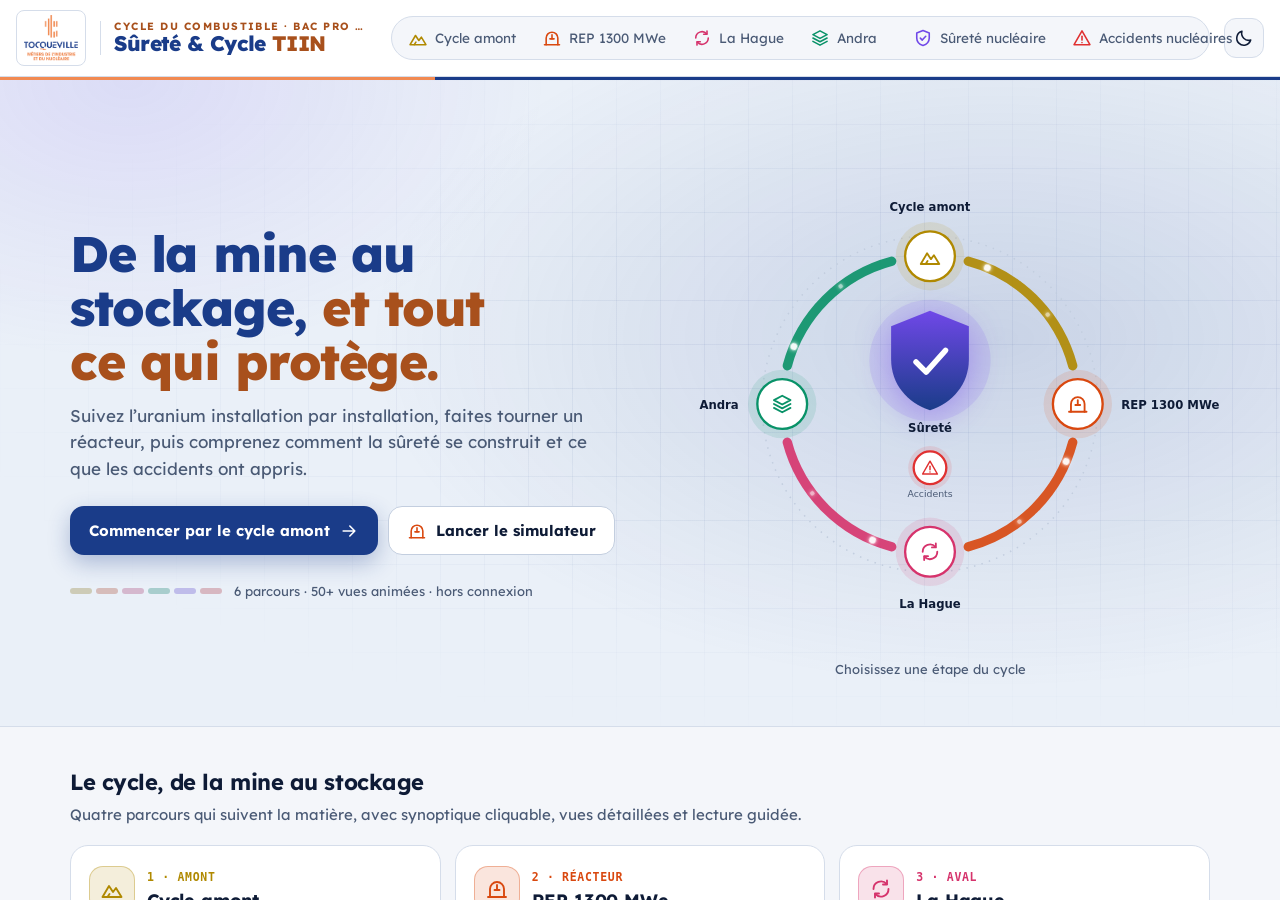
<file: index.html>
<!doctype html><html lang="fr"><head><meta charset="utf-8"><meta name="viewport" content="width=device-width,initial-scale=1,viewport-fit=cover">
<title>Sûreté &amp; Cycle TIIN</title>
<meta name="description" content="Parcours interactifs Bac Pro TIIN : cycle du combustible, sûreté nucléaire et accidents. Fonctionne hors connexion.">
<link rel="manifest" href="manifest.json">
<meta name="theme-color" content="#FFFFFF" media="(prefers-color-scheme: light)">
<meta name="theme-color" content="#12204A" media="(prefers-color-scheme: dark)">
<link rel="stylesheet" href="fonts/lexend.css">
<link rel="icon" href="icons/icon.svg" type="image/svg+xml">
<link rel="apple-touch-icon" href="icons/apple-touch-icon.png">
<meta name="apple-mobile-web-app-capable" content="yes">
<meta name="mobile-web-app-capable" content="yes">
<meta name="apple-mobile-web-app-title" content="Sûreté &amp; Cycle">
<script>/* Hors ligne : enregistrement du service worker et proposition de mise à jour */
if('serviceWorker' in navigator&&location.protocol.startsWith('http')){addEventListener('load',()=>{
 let accepted=false;navigator.serviceWorker.addEventListener('controllerchange',()=>{if(accepted)location.reload()});
 navigator.serviceWorker.register('./service-worker.js').then(reg=>{
  const offer=()=>{if(reg.waiting&&navigator.serviceWorker.controller){const bar=document.getElementById('updateBar');bar.hidden=false;document.getElementById('updateBtn').onclick=()=>{accepted=true;reg.waiting.postMessage({type:'ACTIVATE_UPDATE'})}}};
  offer();reg.addEventListener('updatefound',()=>{const w=reg.installing;w&&w.addEventListener('statechange',()=>{if(w.state==='installed')offer()})});
 }).catch(console.warn);});}
</script>
<script>/* Thème appliqué avant l’affichage, pour éviter un éclair clair/sombre */
try{const t=localStorage.getItem('sct-theme');if(t==='light'||t==='dark')document.documentElement.dataset.theme=t;}catch(e){}</script>
<style>
/* Coquille d’application : barre unique en haut, barre d’onglets en bas sur mobile, accueil en orbite.
   Mêmes jetons que les parcours (marine, bleu acier) pour une continuité visuelle. */
:root{color-scheme:dark;
 --bg:#0A1430;--bg2:#0E1A3C;--panel:#12204A;--panel2:#1A2C5C;--glass:rgba(18,32,74,.86);--border:#2B3F72;--border2:#35508A;
 --text:#EEF2FA;--muted:#A9B6D3;--faint:#7D8CB0;--accent:#9DB8F5;--accent2:#9DB8F5;--btn:#1A2C5C;--btn-active:#24396F;
 --brand:#1A3C89;--brand-text:#9DB8F5;--primary:#2E5BC4;--orange:#F18A52;--orange-text:#F6A06E;--surface:#12204A;
 --c-amont:#ffd43b;--c-rep:#ff9b4f;--c-hague:#f783ac;--c-andra:#63e6be;--c-surete:#b197fc;--c-acc:#ff6b6b;--ok:#63e6be;
 --shadow:0 18px 50px rgba(0,0,0,.45);--grid:rgba(157,184,245,.06);
 --font:Lexend,system-ui,-apple-system,"Segoe UI",sans-serif;--schema-font:system-ui,-apple-system,"Segoe UI",Roboto,Arial,sans-serif;--mono:ui-monospace,"Cascadia Mono",Consolas,monospace;
 --bar-h:60px;--tab-h:64px}
@media (prefers-color-scheme: light){:root:not([data-theme="dark"]){color-scheme:light;
 --bg:#F4F6FA;--bg2:#EAF0F8;--panel:#FFFFFF;--panel2:#EAF0F8;--glass:rgba(255,255,255,.92);--border:#D5DDEA;--border2:#C3CEDF;
 --text:#0E1B36;--muted:#4A5A75;--faint:#6B7A93;--accent:#1A3C89;--accent2:#1A3C89;--btn:#F4F6FA;--btn-active:#DCE5F3;
 --brand:#1A3C89;--brand-text:#1A3C89;--primary:#1A3C89;--orange:#F18A52;--orange-text:#A8501C;--surface:#FFFFFF;
 --c-amont:#b08900;--c-rep:#d9480f;--c-hague:#d6336c;--c-andra:#099268;--c-surete:#7048e8;--c-acc:#e03131;--ok:#099268;
 --shadow:0 1px 2px #0E1B360D,0 6px 24px #0E1B360F;--grid:rgba(26,60,137,.06)}}
:root[data-theme="light"]{color-scheme:light;
 --bg:#F4F6FA;--bg2:#EAF0F8;--panel:#FFFFFF;--panel2:#EAF0F8;--glass:rgba(255,255,255,.92);--border:#D5DDEA;--border2:#C3CEDF;
 --text:#0E1B36;--muted:#4A5A75;--faint:#6B7A93;--accent:#1A3C89;--accent2:#1A3C89;--btn:#F4F6FA;--btn-active:#DCE5F3;
 --brand:#1A3C89;--brand-text:#1A3C89;--primary:#1A3C89;--orange:#F18A52;--orange-text:#A8501C;--surface:#FFFFFF;
 --c-amont:#b08900;--c-rep:#d9480f;--c-hague:#d6336c;--c-andra:#099268;--c-surete:#7048e8;--c-acc:#e03131;--ok:#099268;
 --shadow:0 1px 2px #0E1B360D,0 6px 24px #0E1B360F;--grid:rgba(26,60,137,.06)}
*{box-sizing:border-box}
html,body{height:100%}
body{margin:0;background:var(--bg);color:var(--text);font:15px/1.55 var(--font);display:flex;flex-direction:column;overflow:hidden;-webkit-font-smoothing:antialiased}
button,a{font:inherit;color:inherit}
button{cursor:pointer}
[hidden]{display:none!important}
:focus-visible{outline:2px solid var(--accent);outline-offset:2px}
svg.i{width:20px;height:20px;flex:none;fill:none;stroke:currentColor;stroke-width:1.9;stroke-linecap:round;stroke-linejoin:round}

/* ---------- Barre d’application ---------- */
body::before{content:"";position:fixed;inset:0 0 auto;height:env(safe-area-inset-top,0px);background:var(--surface);z-index:30}
.appbar{position:relative;z-index:20;display:flex;align-items:center;gap:14px;min-height:var(--bar-h);
 padding-block:8px;padding-left:max(16px,env(safe-area-inset-left,0px));padding-right:max(16px,env(safe-area-inset-right,0px));
 background:var(--surface);border-bottom:1px solid var(--border)}
.brand{display:flex;align-items:center;gap:14px;background:none;border:0;padding:2px 6px 2px 0;border-radius:12px;white-space:nowrap;min-width:0;text-align:left}
.school-logo{display:block;background:#fff;border-radius:8px;padding:4px 7px;flex-shrink:0;border:1px solid var(--border);line-height:0}
.school-logo img{height:46px;width:auto;display:block}
.brand-sep{width:1px;height:34px;background:var(--border)}
.brand-text{display:flex;flex-direction:column;min-width:0;line-height:1.1;overflow:hidden}
.brand-text .eyebrow{font-size:10.5px;font-weight:700;letter-spacing:.14em;text-transform:uppercase;color:var(--orange-text);white-space:nowrap;overflow:hidden;text-overflow:ellipsis}
.brand-text strong{font-size:21px;font-weight:800;letter-spacing:-.03em;color:var(--brand-text);white-space:nowrap}
.brand-text strong span{color:var(--orange-text)}
.brand:hover strong{text-decoration:underline;text-decoration-thickness:2px;text-underline-offset:4px}
.sr-only{position:absolute!important;width:1px;height:1px;overflow:hidden;clip:rect(0 0 0 0);white-space:nowrap}
.bar-accent{position:relative;z-index:20;height:3px;background:linear-gradient(90deg,var(--orange) 0 34%,var(--brand) 34% 100%)}
@media(max-width:1180px){.brand-sep,.brand-text .eyebrow{display:none}}
@media(max-width:900px){.brand-sep,.brand-text .eyebrow{display:block}.brand-sep{height:28px}}
@media(max-width:560px){.school-logo img{height:36px}.school-logo{padding:3px 5px}.brand{gap:10px}.brand-text strong{font-size:18px}.brand-text .eyebrow{font-size:8.5px;letter-spacing:.06em}}
@media(max-width:430px){.brand-sep{display:none}.brand-text strong{font-size:16.5px;letter-spacing:-.035em}}
@media(max-width:350px){.brand-text .eyebrow{display:none}}
.switch{position:relative;display:flex;gap:2px;padding:4px;border-radius:999px;background:var(--btn);border:1px solid var(--border);margin:0 auto;min-width:0}
.switch .ind{position:absolute;top:4px;left:0;height:calc(100% - 8px);border-radius:999px;background:var(--panel);box-shadow:0 2px 10px rgba(0,0,0,.18),inset 0 0 0 1px var(--border2);transition:transform .35s cubic-bezier(.3,.7,.2,1),width .35s cubic-bezier(.3,.7,.2,1),opacity .2s;opacity:0}
.switch button{position:relative;z-index:1;display:flex;align-items:center;gap:7px;border:0;background:none;border-radius:999px;padding:7px 12px;font-size:13.5px;color:var(--muted);white-space:nowrap;transition:color .2s}
.switch button svg{color:var(--c)}
.switch button:hover,.switch button[aria-current="page"]{color:var(--text)}
.switch .sep{width:1px;margin:6px 4px;background:var(--border2);z-index:1}
.actions{display:flex;gap:6px;flex:none}
.ib{display:grid;place-items:center;width:40px;height:40px;border-radius:12px;border:1px solid var(--border);background:var(--btn);color:var(--text)}
.ib:hover{border-color:var(--accent)}
.ib[aria-pressed="true"]{background:var(--btn-active);border-color:var(--accent)}

/* ---------- Zone principale ---------- */
main{position:relative;flex:1;min-height:0}
.frame{position:absolute;inset:0;width:100%;height:100%;border:0;background:var(--bg);opacity:0;transform:translateY(10px) scale(.995);transition:opacity .35s ease,transform .35s ease;pointer-events:none}
.frame.on{opacity:1;transform:none;pointer-events:auto}
.loader{position:absolute;inset:0;display:grid;place-items:center;z-index:5;pointer-events:none;opacity:0;transition:opacity .2s}
.loader.on{opacity:1}
.loader span{width:44px;height:44px;border-radius:50%;border:3px solid var(--border2);border-top-color:var(--accent);animation:spin .8s linear infinite}
@keyframes spin{to{transform:rotate(360deg)}}

/* ---------- Accueil ---------- */
#home{position:absolute;inset:0;overflow:auto;scroll-behavior:smooth;transition:opacity .35s}
#home.off{opacity:0;pointer-events:none}
.wrap{max-width:1180px;margin:0 auto;padding-left:max(20px,env(safe-area-inset-left,0px));padding-right:max(20px,env(safe-area-inset-right,0px))}
.hero{position:relative;overflow:hidden;border-bottom:1px solid var(--border);
 background:radial-gradient(900px 500px at 78% 40%,color-mix(in srgb,var(--accent) 16%,transparent),transparent 70%),radial-gradient(600px 400px at 10% 0%,color-mix(in srgb,var(--c-surete) 12%,transparent),transparent 70%),var(--bg2)}
.hero::before{content:"";position:absolute;inset:0;background-image:linear-gradient(var(--grid) 1px,transparent 1px),linear-gradient(90deg,var(--grid) 1px,transparent 1px);background-size:44px 44px;mask-image:radial-gradient(ellipse at 70% 45%,#000 30%,transparent 75%);-webkit-mask-image:radial-gradient(ellipse at 70% 45%,#000 30%,transparent 75%);pointer-events:none}
.hero .wrap{position:relative;display:grid;grid-template-columns:minmax(0,1fr) minmax(0,560px);gap:28px;align-items:center;padding-block:44px 36px}
.kicker{display:inline-flex;align-items:center;gap:8px;font-size:12px;font-weight:700;letter-spacing:.14em;text-transform:uppercase;color:var(--orange-text)}
h1{font-size:clamp(30px,4.2vw,50px);line-height:1.08;letter-spacing:-.03em;margin:14px 0 14px;text-wrap:balance;font-weight:800;color:var(--brand-text)}
h1 em{font-style:normal;color:var(--orange-text)}
.lead{font-size:17px;color:var(--muted);max-width:52ch;margin:0}
.cta{display:flex;gap:10px;flex-wrap:wrap;margin-top:24px}
.btn{display:inline-flex;align-items:center;gap:9px;border-radius:14px;padding:12px 18px;font-weight:650;font-size:15px;border:1px solid var(--border2);background:var(--panel);color:var(--text);text-decoration:none;transition:transform .15s,border-color .2s,box-shadow .2s}
.btn:hover{transform:translateY(-1px);border-color:var(--accent)}
.btn.primary{background:var(--primary);border-color:transparent;color:#fff;box-shadow:0 8px 22px color-mix(in srgb,var(--primary) 30%,transparent)}
.btn.primary:hover{border-color:transparent;filter:brightness(1.08)}
.btn small{font-weight:500;opacity:.85}

/* Orbite */
.orbit{position:relative;width:100%;max-width:560px;margin-left:auto;aspect-ratio:1}
.orbit svg{width:100%;height:100%;overflow:visible}
.orbit .track{fill:none;stroke:var(--border2);stroke-width:2;stroke-dasharray:2 8}
.orbit .arc{fill:none;stroke-width:12;stroke-linecap:round;opacity:.9}
.orbit .particle{fill:#fff;filter:url(#glow)}
.st{cursor:pointer;outline:none}
.st .halo{fill:var(--c);opacity:.12;transition:opacity .25s,transform .25s;transform-box:fill-box;transform-origin:center}
.st .disc{fill:var(--panel);stroke:var(--c);stroke-width:3;transition:transform .25s;transform-box:fill-box;transform-origin:center}
.st .ico{color:var(--c);fill:none;stroke:currentColor;stroke-width:1.9;stroke-linecap:round;stroke-linejoin:round;pointer-events:none}
.st text{fill:var(--text);font:700 15px var(--schema-font);pointer-events:none}
.st text.s{fill:var(--muted);font:500 12px var(--schema-font)}
.st:hover .halo,.st:focus-visible .halo,.st.hot .halo{opacity:.3;transform:scale(1.25)}
.st:hover .disc,.st:focus-visible .disc{transform:scale(1.07)}
.st .seen{fill:var(--ok);stroke:var(--panel);stroke-width:3}
.shield path.body{fill:url(#shieldGrad);filter:drop-shadow(0 8px 22px color-mix(in srgb,var(--c-surete) 45%,transparent))}
.pulse{animation:pulse 3.2s ease-in-out infinite;transform-box:fill-box;transform-origin:center}
@keyframes pulse{0%,100%{transform:scale(1);opacity:.35}50%{transform:scale(1.12);opacity:.1}}
.caption{position:absolute;left:50%;bottom:2%;transform:translateX(-50%);width:max-content;max-width:100%;text-align:center;font-size:13px;color:var(--muted);min-height:20px}
.caption b{color:var(--text)}

/* Sections */
.sec{padding-block:38px 8px}
.sec h2{font-size:22px;letter-spacing:-.02em;margin:0 0 4px}
.sec p.sub{margin:0 0 18px;color:var(--muted)}
.grid{display:grid;grid-template-columns:repeat(3,minmax(0,1fr));gap:14px}
.card{position:relative;display:flex;flex-direction:column;gap:10px;text-align:left;background:var(--panel);border:1px solid var(--border);border-radius:18px;padding:18px;min-width:0;overflow:hidden;transition:transform .2s,border-color .2s,box-shadow .25s}
.card::before{content:"";position:absolute;inset:-1px;border-radius:inherit;padding:1px;background:linear-gradient(140deg,var(--c),transparent 45%);-webkit-mask:linear-gradient(#000 0 0) content-box,linear-gradient(#000 0 0);-webkit-mask-composite:xor;mask-composite:exclude;opacity:.0;transition:opacity .25s;pointer-events:none}
.card:hover{transform:translateY(-3px);box-shadow:var(--shadow)}
.card:hover::before{opacity:1}
.card .top{display:flex;align-items:center;gap:12px}
.tile{display:grid;place-items:center;width:46px;height:46px;border-radius:14px;color:var(--c);background:color-mix(in srgb,var(--c) 14%,transparent);border:1px solid color-mix(in srgb,var(--c) 35%,transparent);flex:none}
.tile svg{width:24px;height:24px;fill:none;stroke:currentColor;stroke-width:1.9;stroke-linecap:round;stroke-linejoin:round}
.card .num{font:600 11.5px var(--mono);color:var(--c);letter-spacing:.06em;text-transform:uppercase}
.card h3{margin:0;font-size:18px;letter-spacing:-.01em}
.card p{margin:0;color:var(--muted);font-size:14px;flex:1}
.card .foot{display:flex;align-items:center;justify-content:space-between;gap:10px;font-size:12.5px;color:var(--faint);border-top:1px solid var(--border);padding-top:10px}
.card .go{display:inline-flex;align-items:center;gap:6px;color:var(--text);font-weight:600}
.card .go svg{transition:transform .2s}.card:hover .go svg{transform:translateX(3px)}
.badge{display:inline-flex;align-items:center;gap:5px;font-size:11.5px;font-weight:600;color:var(--ok);background:color-mix(in srgb,var(--ok) 13%,transparent);border-radius:999px;padding:2px 8px}
.card.wide{grid-column:span 1}
/* Fil des matières */
.flow{display:grid;grid-template-columns:repeat(4,minmax(0,1fr));gap:0;border:1px solid var(--border);border-radius:18px;overflow:hidden;background:var(--panel)}
.flow div{position:relative;padding:14px 16px 14px 18px;border-right:1px solid var(--border);min-width:0}
.flow div:last-child{border-right:0}
.flow div::before{content:"";position:absolute;left:0;top:0;bottom:0;width:4px;background:var(--c)}
.flow b{display:block;font-size:12px;letter-spacing:.08em;text-transform:uppercase;color:var(--c)}
.flow span{font:13px var(--mono);color:var(--text)}
.foot-note{padding-block:26px 40px;color:var(--faint);font-size:12.5px}
.foot-note p{margin:4px 0;max-width:90ch}
.foot-note .credit{margin-top:12px;line-height:1.5}
/* Logos : fichiers officiels sur plaque blanche, comme dans Nucléa */
.logo-plate{display:inline-grid;place-items:center;background:#fff;border:1px solid var(--border);border-radius:12px;padding:8px 12px;line-height:0}
.logo-plate img{display:block;height:44px;width:auto}
.hero-logo img{height:52px}
.hero-id{display:flex;flex-direction:column;align-items:flex-start;gap:14px}
.bars{display:inline-flex;align-items:flex-end;gap:3px;height:16px}
.bars i{display:block;width:4px;border-radius:2px;background:var(--orange)}
.bars i:nth-child(1){height:10px}.bars i:nth-child(2){height:16px}.bars i:nth-child(3){height:12px}
.tiin-logos{display:flex;gap:10px;flex-wrap:wrap}
.tiin-logos .logo-plate img{height:48px}
.foot-id{display:flex;align-items:center;gap:20px;flex-wrap:wrap;border-top:1px solid var(--border);padding-top:20px;margin-bottom:10px}
.foot-id p{margin:0;color:var(--muted);font-size:13px;max-width:52ch}
@media(max-width:560px){.hero-logo img{height:44px}.tiin-logos .logo-plate img{height:40px}}

kbd{font:11px var(--mono);border:1px solid var(--border2);border-bottom-width:2px;border-radius:5px;padding:0 5px;color:var(--muted)}

/* ---------- Accueil soigné : un seul message, le cycle en vedette ---------- */
.lead-m,.sm-only{display:none}
.progress{display:flex;align-items:center;gap:12px;margin-top:26px;font-size:13px;color:var(--muted)}
.pbar{display:flex;gap:4px}
.pbar i{width:22px;height:6px;border-radius:3px;background:color-mix(in srgb,var(--c) 22%,var(--border))}
.pbar i.on{background:var(--c)}
@media(max-width:900px){
 .hero::before{opacity:.5}
 .hero .wrap{display:flex;flex-direction:column;align-items:stretch;padding-block:22px 22px;gap:0}
 .hero .wrap>div:first-child{display:contents}
 .hero h1{order:1;font-size:clamp(25px,7vw,34px);margin:0 0 8px}
 .hero .lead{display:none}
 .hero .lead-m{display:block;order:2;margin:0;color:var(--muted);font-size:14.5px}
 .hero .orbit{order:3;max-width:360px;width:100%;margin:-6px auto -4px}
 .hero .caption{display:none}
 .hero .cta{order:4;margin-top:4px}
 .hero .cta .btn.primary{flex:1 1 100%;justify-content:center;padding:14px 18px}
 .hero .cta .btn:not(.primary){display:none} /* le simulateur reste à un geste : station REP du cycle */
 .hero .progress{order:5;margin-top:14px;justify-content:center;flex-wrap:wrap;gap:8px 12px}
 .lg-only{display:none}.sm-only{display:inline}
}

/* ---------- Barre d’onglets mobile ---------- */
.tabbar{display:none}
@media(max-width:900px){
 .switch{display:none}
 .tabbar{display:grid;grid-template-columns:repeat(7,1fr);position:relative;z-index:20;background:var(--glass);backdrop-filter:blur(14px);-webkit-backdrop-filter:blur(14px);border-top:1px solid var(--border);padding-bottom:env(safe-area-inset-bottom,0px);padding-left:env(safe-area-inset-left,0px);padding-right:env(safe-area-inset-right,0px)}
 .tabbar button{display:flex;flex-direction:column;align-items:center;justify-content:center;gap:3px;min-height:var(--tab-h);border:0;background:none;color:var(--muted);font-size:10.5px;font-weight:600;padding:6px 0;position:relative}
 .tabbar button svg{width:22px;height:22px}
 .tabbar button[aria-current="page"]{color:var(--text)}
 .tabbar button[aria-current="page"] svg{color:var(--c)}
 .tabbar button[aria-current="page"]::before{content:"";position:absolute;top:0;left:22%;right:22%;height:3px;border-radius:0 0 3px 3px;background:var(--c)}
 .hero .wrap{grid-template-columns:1fr;padding-block:26px 30px;gap:8px}
 .orbit{max-width:420px;margin:0 auto 18px}
 .grid{grid-template-columns:repeat(2,minmax(0,1fr))}
 .flow{grid-template-columns:repeat(2,minmax(0,1fr))}.flow div:nth-child(2){border-right:0}.flow div:nth-child(-n+2){border-bottom:1px solid var(--border)}
 #openBtn{display:none}
}
@media(max-width:560px){
 .brand .bt small{display:none}
 .grid{grid-template-columns:1fr}
 .lead{font-size:16px}
 .flow{grid-template-columns:1fr}.flow div{border-right:0;border-bottom:1px solid var(--border)}.flow div:last-child{border-bottom:0}
}
@media(prefers-reduced-motion:reduce){*{transition:none!important;animation:none!important}}

/* Mise à jour */
.updbar{position:fixed;left:50%;transform:translateX(-50%);bottom:calc(16px + env(safe-area-inset-bottom,0px) + var(--tabpad,0px));z-index:40;display:flex;align-items:center;gap:12px;flex-wrap:wrap;max-width:calc(100% - 32px);background:var(--panel);color:var(--text);border:1px solid var(--accent);border-radius:14px;padding:10px 14px;box-shadow:var(--shadow);font-size:13.5px}
.updbar button{font-weight:650;border:0;background:var(--primary);color:#fff;border-radius:999px;padding:7px 14px}
@media(max-width:900px){.updbar{--tabpad:var(--tab-h)}}
</style>
</head><body>

<svg width="0" height="0" style="position:absolute" aria-hidden="true">
 <symbol id="i-home" viewBox="0 0 24 24"><path d="M3.5 11 12 4l8.5 7"/><path d="M5.5 9.5V20h13V9.5"/><path d="M10 20v-5h4v5"/></symbol>
 <symbol id="i-amont" viewBox="0 0 24 24"><path d="M2.5 20 9 9l4 6 3-4 5.5 9z"/><path d="M7.5 20l2-3"/></symbol>
 <symbol id="i-rep" viewBox="0 0 24 24"><path d="M5 20v-8a7 7 0 0 1 14 0v8"/><path d="M3 20h18"/><path d="M12 8v5"/><path d="M9.5 13h5"/></symbol>
 <symbol id="i-hague" viewBox="0 0 24 24"><path d="M4.5 12a7.5 7.5 0 0 1 13.2-4.9"/><path d="M19.5 12a7.5 7.5 0 0 1-13.2 4.9"/><path d="M18 3.5v4h-4"/><path d="M6 20.5v-4h4"/></symbol>
 <symbol id="i-andra" viewBox="0 0 24 24"><path d="M12 3.5 20.5 8 12 12.5 3.5 8z"/><path d="m3.5 12 8.5 4.5 8.5-4.5"/><path d="m3.5 16 8.5 4.5 8.5-4.5"/></symbol>
 <symbol id="i-surete" viewBox="0 0 24 24"><path d="M12 3 19.5 6v6c0 4.3-3.2 7.6-7.5 9-4.3-1.4-7.5-4.7-7.5-9V6z"/><path d="m8.8 12.2 2.3 2.3 4.2-4.6"/></symbol>
 <symbol id="i-acc" viewBox="0 0 24 24"><path d="M12 3.5 21.5 20h-19z"/><path d="M12 10v4.5"/><path d="M12 17.3v.2"/></symbol>
 <symbol id="i-sun" viewBox="0 0 24 24"><circle cx="12" cy="12" r="4.2"/><path d="M12 2.5v2M12 19.5v2M2.5 12h2M19.5 12h2M5.3 5.3l1.4 1.4M17.3 17.3l1.4 1.4M5.3 18.7l1.4-1.4M17.3 6.7l1.4-1.4"/></symbol>
 <symbol id="i-moon" viewBox="0 0 24 24"><path d="M20 14.5A8.5 8.5 0 0 1 9.5 4a8.5 8.5 0 1 0 10.5 10.5z"/></symbol>
 <symbol id="i-pause" viewBox="0 0 24 24"><path d="M9 5v14M15 5v14"/></symbol>
 <symbol id="i-play" viewBox="0 0 24 24"><path d="M7 4.5v15l12-7.5z"/></symbol>
 <symbol id="i-open" viewBox="0 0 24 24"><path d="M14 4h6v6"/><path d="M20 4 11 13"/><path d="M18 14v5a1 1 0 0 1-1 1H5a1 1 0 0 1-1-1V7a1 1 0 0 1 1-1h5"/></symbol>
 <symbol id="i-arrow" viewBox="0 0 24 24"><path d="M5 12h14M13 6l6 6-6 6"/></symbol>
 <symbol id="i-check" viewBox="0 0 24 24"><path d="m5 12.5 4.5 4.5L19 7.5"/></symbol>
</svg>

<header class="appbar">
 <button class="brand" id="homeBtn" type="button" aria-label="Accueil Sûreté et Cycle TIIN">
  <span class="school-logo"><img src="icons/logo-tocqueville.png" alt="Lycée Tocqueville — Métiers de l’industrie et du nucléaire" width="541" height="465"></span>
  <span class="brand-sep" aria-hidden="true"></span>
  <span class="brand-text"><span class="eyebrow">Cycle du combustible · Bac Pro TIIN</span><strong>Sûreté &amp; Cycle <span>TIIN</span></strong><small class="sr-only" id="where">Accueil</small></span>
 </button>
 <nav class="switch" id="switch" aria-label="Parcours"><span class="ind" id="ind"></span></nav>
 <div class="actions">
  <button class="ib" id="pauseBtn" type="button" aria-label="Mettre en pause les animations" title="Animations" hidden><svg class="i"><use href="#i-pause"/></svg></button>
  <button class="ib" id="themeBtn" type="button" aria-label="Changer de thème" title="Thème clair / sombre"><svg class="i"><use href="#i-sun"/></svg></button>
  <a class="ib" id="openBtn" href="#" target="_blank" rel="noopener" aria-label="Ouvrir ce parcours dans un onglet" title="Ouvrir dans un onglet" hidden><svg class="i"><use href="#i-open"/></svg></a>
 </div>
</header>
<div class="bar-accent" aria-hidden="true"></div>

<main id="main">
 <div class="loader" id="loader"><span></span></div>
 <section id="home" aria-label="Accueil">
  <div class="hero">
   <div class="wrap">
    <div>
          <h1>De la mine au stockage, <em>et tout ce qui protège.</em></h1>
     <p class="lead">Suivez l’uranium installation par installation, faites tourner un réacteur, puis comprenez comment la sûreté se construit et ce que les accidents ont appris.</p>
     <p class="lead-m">Touchez une étape du cycle pour l’ouvrir.</p>
     <div class="cta">
      <button class="btn primary" type="button" id="ctaGo"><span id="ctaTxt">Commencer par le cycle amont</span><svg class="i"><use href="#i-arrow"/></svg></button>
      <button class="btn" type="button" data-go="rep"><svg class="i" style="color:var(--c-rep)"><use href="#i-rep"/></svg><span class="lg-only">Lancer le simulateur</span><span class="sm-only">Simulateur</span></button>
     </div>
     <div class="progress" aria-live="polite">
      <div class="pbar" id="pbar" aria-hidden="true"></div>
      <span id="seenCount">0 parcours ouvert sur 6</span>
     </div>
    </div>
    <div class="orbit" id="orbit">
     <svg viewBox="-80 -10 720 580" role="group" aria-label="Le cycle du combustible : choisissez une étape">
      <defs>
       <filter id="glow" x="-200%" y="-200%" width="500%" height="500%"><feGaussianBlur stdDeviation="3" result="b"/><feMerge><feMergeNode in="b"/><feMergeNode in="SourceGraphic"/></feMerge></filter>
       <linearGradient id="shieldGrad" x1="0" y1="0" x2="0" y2="1"><stop offset="0" stop-color="var(--c-surete)"/><stop offset="1" stop-color="var(--accent)"/></linearGradient>
       <path id="ring" d="M280 90a190 190 0 1 1-.01 0z"/>
      </defs>
      <circle class="track" cx="280" cy="280" r="216"/>
      <g id="arcs"></g>
      <g id="particles"></g>
      <g id="stations"></g>
      <g class="st shield" data-go="surete" tabindex="0" role="button" aria-label="Sûreté nucléaire" style="--c:var(--c-surete)"><g transform="translate(0 -26)">
       <circle class="halo pulse" cx="280" cy="250" r="78"/>
       <path class="body" d="M280 186 330 206v42c0 33-21 56-50 66-29-10-50-33-50-66v-42z"/>
       <path d="m262 252 13 13 25-28" fill="none" stroke="#fff" stroke-width="7" stroke-linecap="round" stroke-linejoin="round"/>
       <text x="280" y="342" text-anchor="middle">Sûreté</text>
      </g></g>
      <g class="st" data-go="accidents" tabindex="0" role="button" aria-label="Accidents nucléaires" style="--c:var(--c-acc)">
       <circle class="halo" cx="280" cy="362" r="28"/>
       <circle class="disc" cx="280" cy="362" r="21"/>
       <svg class="ico" x="268" y="350" width="24" height="24" viewBox="0 0 24 24"><use href="#i-acc"/></svg>
       <text class="s" x="280" y="400" text-anchor="middle">Accidents</text>
      </g>
     </svg>
     <div class="caption" id="caption">Choisissez une étape du cycle</div>
    </div>
   </div>
  </div>

  <div class="wrap">
   <section class="sec" aria-labelledby="h-cycle">
    <h2 id="h-cycle">Le cycle, de la mine au stockage</h2>
    <p class="sub">Quatre parcours qui suivent la matière, avec synoptique cliquable, vues détaillées et lecture guidée.</p>
    <div class="grid" id="cards"></div>
   </section>
   <section class="sec" aria-labelledby="h-s7">
    <h2 id="h-s7">Sûreté et retour d’expérience</h2>
    <p class="sub">Deux parcours transversaux pour le S7 : acteurs, règles, barrières, accidents schématisés étape par étape.</p>
    <div class="grid" id="cards2"></div>
   </section>
   <section class="sec" aria-labelledby="h-flow">
    <h2 id="h-flow">Le fil de la matière</h2>
    <p class="sub">Ce que devient l’uranium d’une étape à l’autre.</p>
    <div class="flow">
     <div style="--c:var(--c-amont)"><b>Amont</b><span>minerai → yellow cake → UF₆ → UO₂</span></div>
     <div style="--c:var(--c-rep)"><b>Réacteur</b><span>assemblages en cœur, 3 à 5 ans</span></div>
     <div style="--c:var(--c-hague)"><b>Aval</b><span>combustible usé → U, Pu, PF</span></div>
     <div style="--c:var(--c-andra)"><b>Déchets</b><span>CSD-V, CSD-C → entreposage, Cigéo</span></div>
    </div>
   </section>
   <div class="foot-note">
    <div class="foot-id"><span class="tiin-logos"><span class="logo-plate"><img src="icons/logo-tocqueville.png" alt="Lycée Alexis de Tocqueville — Métiers de l’industrie et du nucléaire" width="541" height="465"></span><span class="logo-plate"><img src="icons/logo-bac-pro-tiin.svg" alt="Bac Pro TIIN" width="412" height="133"></span></span><p>Techniques d’interventions sur installations nucléaires · Lycée Alexis de Tocqueville, Cherbourg-en-Cotentin.</p></div>
    <p>Schémas fonctionnels et valeurs d’ordre de grandeur, sans valeur d’exploitation. Les exercices sont fictifs et ne remplacent aucune procédure d’installation.</p>
    <p class="credit">Conception originale : Xavier Le Pallabre<br>Ressource pédagogique développée à titre personnel, avec l’assistance d’outils d’intelligence artificielle.<br>© 2026 Xavier Le Pallabre — Attribution de l’auteur original à conserver lors des réutilisations et adaptations, conformément à la licence applicable. Licence <a href="https://creativecommons.org/licenses/by-nc-sa/4.0/deed.fr" rel="license noopener" target="_blank">CC BY-NC-SA 4.0</a>.</p>
    <p>Raccourcis clavier : <kbd>Alt</kbd>+<kbd>1</kbd> à <kbd>6</kbd> pour changer de parcours, <kbd>Alt</kbd>+<kbd>0</kbd> pour revenir à l’accueil.</p>
   </div>
  </div>
 </section>
</main>

<nav class="tabbar" id="tabbar" aria-label="Parcours"></nav>
<div class="updbar" id="updateBar" role="status" hidden>Une nouvelle version des parcours est disponible. <button type="button" id="updateBtn">Mettre à jour</button></div>

<script>
"use strict";
const PAGES=[
 {id:'amont',file:'amont.html',c:'--c-amont',ic:'i-amont',num:'1 · Amont',name:'Cycle amont',short:'Amont',sub:'De la mine à l’assemblage',desc:'Mines, conversion à Malvési et Tricastin, enrichissement par centrifugation, fabrication des pastilles et des assemblages.',meta:'11 vues · centrifugeuse 3D',fig:'U naturel 0,7 % → enrichi 3 à 5 %'},
 {id:'rep',file:'rep1300.html',c:'--c-rep',ic:'i-rep',num:'2 · Réacteur',name:'REP 1300 MWe',short:'REP',sub:'Simulateur pédagogique',desc:'Circuits primaire et secondaire, pressuriseur, cycle thermodynamique, scénarios de défauts et défi diagnostic.',meta:'simulation en direct',fig:'155 bar · 293 → 329 °C · 3 817 MWth'},
 {id:'hague',file:'lahague.html',c:'--c-hague',ic:'i-hague',num:'3 · Aval',name:'La Hague',sub:'Traitement du combustible usé',short:'Hague',desc:'Réception, piscines, cisaillage, dissolution, extraction, purification de l’uranium et du plutonium, vitrification.',meta:'10 vues · cisaille et roue animées',fig:'≈ 95 % U · ≈ 1 % Pu · ≈ 4 % PF'},
 {id:'andra',file:'andra.html',c:'--c-andra',ic:'i-andra',num:'4 · Déchets',name:'Andra',short:'Andra',sub:'Gestion des déchets radioactifs',desc:'Classement de VTC à HA, colis, Cires, CSA, CSM, Cigéo et laboratoire de Bure, atelier déchets.',meta:'9 vues · atelier décisionnel',fig:'HA : < 1 % du volume, ≈ 97 % de l’activité'},
 {id:'surete',file:'surete.html',c:'--c-surete',ic:'i-surete',num:'S7 · Sûreté',name:'Sûreté nucléaire',short:'Sûreté',sub:'Acteurs, règles et protections',desc:'Qui fait quoi, trois fonctions, trois barrières, défense en profondeur, RGE, zonages, PUI et PPI, transport.',meta:'8 vues · 3 mises en situation',fig:'Prévenir · surveiller · protéger',x:1},
 {id:'accidents',file:'accidents.html',c:'--c-acc',ic:'i-acc',num:'S7 · Accidents',name:'Accidents nucléaires',short:'Accidents',sub:'Comprendre pour progresser',desc:'Échelle INES, Three Mile Island, Tchernobyl, le REB, Fukushima et le Blayais étape par étape, retour d’expérience.',meta:'5 chronologies · 3 mises en situation',fig:'INES 2 · 5 · 7',x:1}
];
const $=id=>document.getElementById(id),main=$('main'),frames={},root=document.documentElement;
const ico=(id,cls='i')=>`<svg class="${cls}"><use href="#${id}"/></svg>`;
const store={get(k,d){try{const v=localStorage.getItem(k);return v===null?d:JSON.parse(v)}catch(e){return d}},set(k,v){try{localStorage.setItem(k,JSON.stringify(v))}catch(e){}}};
let seen=new Set(store.get('sct-seen',[])),current=null;
const STANDALONE=(()=>{try{return matchMedia('(display-mode: standalone)').matches||navigator.standalone===true}catch(e){return false}})();

/* ---------- Construction de la navigation ---------- */
$('switch').insertAdjacentHTML('beforeend',PAGES.map((p,i)=>`${i===4?'<span class="sep" aria-hidden="true"></span>':''}<button type="button" data-go="${p.id}" style="--c:var(${p.c})">${ico(p.ic)}${p.name}</button>`).join(''));
$('tabbar').innerHTML=`<button type="button" data-go="home" style="--c:var(--accent)">${ico('i-home')}Accueil</button>`+PAGES.map(p=>`<button type="button" data-go="${p.id}" style="--c:var(${p.c})">${ico(p.ic)}${p.short}</button>`).join('');
const card=p=>`<button class="card" type="button" data-go="${p.id}" style="--c:var(${p.c})"><span class="top"><span class="tile">${ico(p.ic,'')}</span><span><span class="num">${p.num}</span><h3>${p.name}</h3></span></span><p>${p.desc}</p><span class="foot"><span>${p.meta}</span><span class="go" data-seen="${p.id}">Ouvrir ${ico('i-arrow')}</span></span></button>`;
$('cards').innerHTML=PAGES.filter(p=>!p.x).map(card).join('');
$('cards2').innerHTML=PAGES.filter(p=>p.x).map(card).join('');

/* ---------- Orbite ---------- */
(function orbit(){const C=280,R=190,ring=PAGES.slice(0,4),ang=[-90,0,90,180];
 const pt=(a,r=R)=>[C+r*Math.cos(a*Math.PI/180),C+r*Math.sin(a*Math.PI/180)];
 let arcs='',st='';
 ring.forEach((p,i)=>{const a0=ang[i]+15,a1=ang[i]+75,[x0,y0]=pt(a0),[x1,y1]=pt(a1);
  arcs+=`<path class="arc" d="M${x0.toFixed(1)} ${y0.toFixed(1)}A${R} ${R} 0 0 1 ${x1.toFixed(1)} ${y1.toFixed(1)}" stroke="var(${p.c})"/>`;
  const [x,y]=pt(ang[i]),lab=[[0,-58,'middle'],[56,6,'start'],[0,72,'middle'],[-56,6,'end']][i];
  st+=`<g class="st" data-go="${p.id}" tabindex="0" role="button" aria-label="${p.name}" style="--c:var(${p.c})"><circle class="halo" cx="${x}" cy="${y}" r="44"/><circle class="disc" cx="${x}" cy="${y}" r="32"/><svg class="ico" x="${x-15}" y="${y-15}" width="30" height="30" viewBox="0 0 24 24"><use href="#${p.ic}"/></svg><text x="${x+lab[0]}" y="${y+lab[1]}" text-anchor="${lab[2]}">${p.name}</text><circle class="seen" data-dot="${p.id}" cx="${x+23}" cy="${y-23}" r="8" hidden/></g>`;});
 $('arcs').innerHTML=arcs;$('stations').innerHTML=st;
 const reduce=matchMedia('(prefers-reduced-motion: reduce)').matches;
 if(!reduce)$('particles').innerHTML=Array.from({length:12},(_,i)=>`<circle class="particle" r="${i%3?3:4.5}" opacity="${i%3?.6:.95}"><animateMotion dur="16s" repeatCount="indefinite" begin="-${(i*16/12).toFixed(2)}s" rotate="auto"><mpath href="#ring"/></animateMotion></circle>`).join('');
 const cap=$('caption');const all=[...PAGES];
 document.querySelectorAll('#orbit .st').forEach(g=>{const p=all.find(x=>x.id===g.dataset.go);
  const on=()=>{cap.innerHTML=`<b>${p.name}</b> · ${p.fig}`;};const off=()=>{cap.textContent='Choisissez une étape du cycle';};
  g.addEventListener('mouseenter',on);g.addEventListener('focus',on);g.addEventListener('mouseleave',off);g.addEventListener('blur',off);
  g.addEventListener('keydown',e=>{if(e.key==='Enter'||e.key===' '){e.preventDefault();show(p.id);}});});
 /* Une étape s’illumine à tour de rôle, comme la matière qui avance */
 if(!reduce){let k=0;setInterval(()=>{if(current)return;document.querySelectorAll('#stations .st').forEach((g,i)=>g.classList.toggle('hot',i===k%4));k++;},1800);}
})();

/* ---------- Progression ---------- */
function renderSeen(){
 document.querySelectorAll('[data-seen]').forEach(el=>{const id=el.dataset.seen;el.innerHTML=seen.has(id)?`<span class="badge">${ico('i-check')}Déjà ouvert</span>`:`Ouvrir ${ico('i-arrow')}`;});
 document.querySelectorAll('[data-dot]').forEach(el=>el.toggleAttribute('hidden',!seen.has(el.dataset.dot)));
 $('seenCount').textContent=seen.size?`${seen.size} parcours ouvert${seen.size>1?'s':''} sur ${PAGES.length}`:`${PAGES.length} parcours · 50+ vues animées · hors connexion`;
 $('pbar').innerHTML=PAGES.map(pg=>`<i style="--c:var(${pg.c})"${seen.has(pg.id)?' class="on"':''}></i>`).join('');
 const last=store.get('sct-last',null),next=PAGES.find(p=>!seen.has(p.id));
 const target=last&&PAGES.find(p=>p.id===last)||null;
 if(!seen.size){$('ctaTxt').textContent='Commencer par le cycle amont';$('ctaGo').dataset.go='amont';}
 else if(target){$('ctaTxt').innerHTML=`Reprendre : ${target.name}`;$('ctaGo').dataset.go=target.id;}
 else if(next){$('ctaTxt').textContent=`Continuer : ${next.name}`;$('ctaGo').dataset.go=next.id;}
}

/* ---------- Thème, partagé avec tous les parcours ---------- */
const sysDark=()=>{try{return matchMedia('(prefers-color-scheme: dark)').matches}catch(e){return true}};
const theme=()=>root.dataset.theme||(sysDark()?'dark':'light');
function applyTheme(t,save){if(save){root.dataset.theme=t;try{localStorage.setItem('sct-theme',t)}catch(e){}}
 $('themeBtn').innerHTML=ico(t==='dark'?'i-sun':'i-moon');$('themeBtn').setAttribute('aria-label',t==='dark'?'Passer en thème clair':'Passer en thème sombre');
 for(const k in frames)pushTheme(frames[k]);}
function pushTheme(f){try{const w=f.contentWindow;if(w&&typeof w.setTheme==='function')w.setTheme(theme());}catch(e){}}
$('themeBtn').onclick=()=>applyTheme(theme()==='dark'?'light':'dark',true);
try{matchMedia('(prefers-color-scheme: dark)').addEventListener('change',()=>{if(!root.dataset.theme)applyTheme(theme(),false)})}catch(e){}

/* ---------- Intégration des parcours dans l’application ---------- */
const EMBED_CSS=`
html.in-app .top{display:none!important}
html.in-app.p-rep .top{display:flex!important;padding-block:8px!important}
html.in-app.p-rep .top>div:first-child,html.in-app.p-rep #themeBtn{display:none!important}
html.in-app .footer{opacity:.8}
@media(max-width:760px){
 html.in-app .nav,html.in-app .tabs,html.in-app #filters,html.in-app .steps,html.in-app .s7tabs,html.in-app #s7launch{flex-wrap:nowrap!important;overflow-x:auto;scrollbar-width:none;-webkit-overflow-scrolling:touch;scroll-snap-type:x proximity}
 html.in-app .nav::-webkit-scrollbar,html.in-app .tabs::-webkit-scrollbar,html.in-app #filters::-webkit-scrollbar,html.in-app .steps::-webkit-scrollbar{display:none}
 html.in-app .nav>*,html.in-app .tabs>*,html.in-app #filters>*,html.in-app .steps>*,html.in-app .s7tabs>*{flex:0 0 auto;scroll-snap-align:start}
 html.in-app .nav .sep{display:none}
 html.in-app .bar{flex-wrap:wrap}
 html.in-app .bar>.grp:first-child{flex:1 1 100%;min-width:0}
 html.in-app #filters{flex:1 1 100%}
 html.in-app #filters>.note{flex:0 0 calc(100vw - 40px);white-space:normal}
 html.in-app .stage,html.in-app .drawing{overflow-x:auto;-webkit-overflow-scrolling:touch}
 html.in-app .stage>svg,html.in-app .drawing>svg{min-width:760px}
 html.in-app .stage::before,html.in-app .drawing::before{content:"↔  Faites glisser pour voir tout le schéma";position:sticky;left:10px;display:block;width:max-content;margin:10px 0 2px 10px;padding:5px 12px;border-radius:999px;font:600 12px Lexend,system-ui,sans-serif;background:var(--btn-active);color:var(--text);border:1px solid var(--border);z-index:2}
 html.in-app .nav button,html.in-app .chip,html.in-app .sbtn,html.in-app .tabs button{min-height:40px}
}`;
function embed(f,id){try{const d=f.contentDocument;if(!d)return;const h=d.documentElement;h.classList.add('in-app','p-'+id);
  if(!d.getElementById('sct-embed')){const s=d.createElement('style');s.id='sct-embed';s.textContent=EMBED_CSS;d.head.appendChild(s);}
  pushTheme(f);hookLinks(f);syncPause();}catch(e){}}
const FILE2ID=Object.fromEntries(PAGES.map(p=>[p.file,p.id]));
/* Un lien vers un autre parcours, cliqué dans une page, ouvre ce parcours dans l’application. */
function hookLinks(f){try{const d=f.contentDocument;if(!d||d.__hooked)return;d.__hooked=true;
 d.addEventListener('click',e=>{const a=e.target.closest&&e.target.closest('a[href]');if(!a)return;const file=(a.getAttribute('href')||'').split('#')[0].split('/').pop();
  if(file==='index.html'){e.preventDefault();show(null);return;}if(FILE2ID[file]){e.preventDefault();show(FILE2ID[file]);}});}catch(e){}}

/* ---------- Animations (sauf simulateur, qui a son propre « Figer le temps ») ---------- */
function frameWin(){try{return current&&frames[current]?frames[current].contentWindow:null}catch(e){return null}}
function syncPause(){const w=frameWin(),btn=$('pauseBtn');const ok=current&&current!=='rep'&&w&&typeof w.setPaused==='function';btn.hidden=!ok;if(!ok)return;
 const paused=w.document.body.classList.contains('paused');btn.innerHTML=ico(paused?'i-play':'i-pause');btn.setAttribute('aria-pressed',String(paused));btn.setAttribute('aria-label',paused?'Relancer les animations':'Mettre en pause les animations');}
$('pauseBtn').onclick=()=>{const w=frameWin();if(!w)return;try{w.setPaused(!w.document.body.classList.contains('paused'))}catch(e){}syncPause();};

/* ---------- Navigation ---------- */
function moveIndicator(){const ind=$('ind'),b=document.querySelector('#switch button[aria-current="page"]');
 if(!b){ind.style.opacity=0;return;}ind.style.opacity=1;ind.style.width=b.offsetWidth+'px';ind.style.transform=`translateX(${b.offsetLeft}px)`;}
function show(id){
 const p=PAGES.find(x=>x.id===id)||null;current=p?p.id:null;
 $('home').classList.toggle('off',!!p);$('home').inert=!!p;
 for(const k in frames)frames[k].classList.toggle('on',k===current);
 if(p&&!frames[p.id]){const f=document.createElement('iframe');f.className='frame';f.src=p.file;f.title=p.name+' — '+p.sub;
  $('loader').classList.add('on');
  f.addEventListener('load',()=>{embed(f,p.id);$('loader').classList.remove('on');requestAnimationFrame(()=>f.classList.toggle('on',current===p.id));});
  main.appendChild(f);frames[p.id]=f;}
 document.querySelectorAll('#switch [data-go],#tabbar [data-go]').forEach(b=>b.toggleAttribute('aria-current',(b.dataset.go===current)||(!current&&b.dataset.go==='home')));
 document.querySelectorAll('[aria-current]').forEach(b=>{if(b.hasAttribute('aria-current'))b.setAttribute('aria-current','page')});
 $('where').textContent=p?p.name:'Accueil';
 document.title=p?`${p.name} · Sûreté & Cycle TIIN`:'Sûreté & Cycle TIIN';
 $('openBtn').hidden=!p||STANDALONE;if(p)$('openBtn').href=p.file;
 if(p){seen.add(p.id);store.set('sct-seen',[...seen]);store.set('sct-last',p.id);}
 renderSeen();moveIndicator();syncPause();
 try{history.replaceState(null,'',p?'#'+p.id:location.pathname);}catch(e){}
}
document.addEventListener('click',e=>{const b=e.target.closest('[data-go]');if(!b)return;const g=b.dataset.go;show(g==='home'?null:g);});
$('homeBtn').onclick=()=>show(null);
addEventListener('resize',moveIndicator);
addEventListener('keydown',e=>{if(!e.altKey)return;const n=+e.key;if(n>=1&&n<=6){e.preventDefault();show(PAGES[n-1].id);}if(e.key==='0'){e.preventDefault();show(null);}});
addEventListener('hashchange',()=>{const h=(location.hash||'').slice(1);show(PAGES.some(p=>p.id===h)?h:null);});

applyTheme(theme(),false);
const start=(location.hash||'').slice(1);show(PAGES.some(p=>p.id===start)?start:null);
</script>
</body></html>
</file>
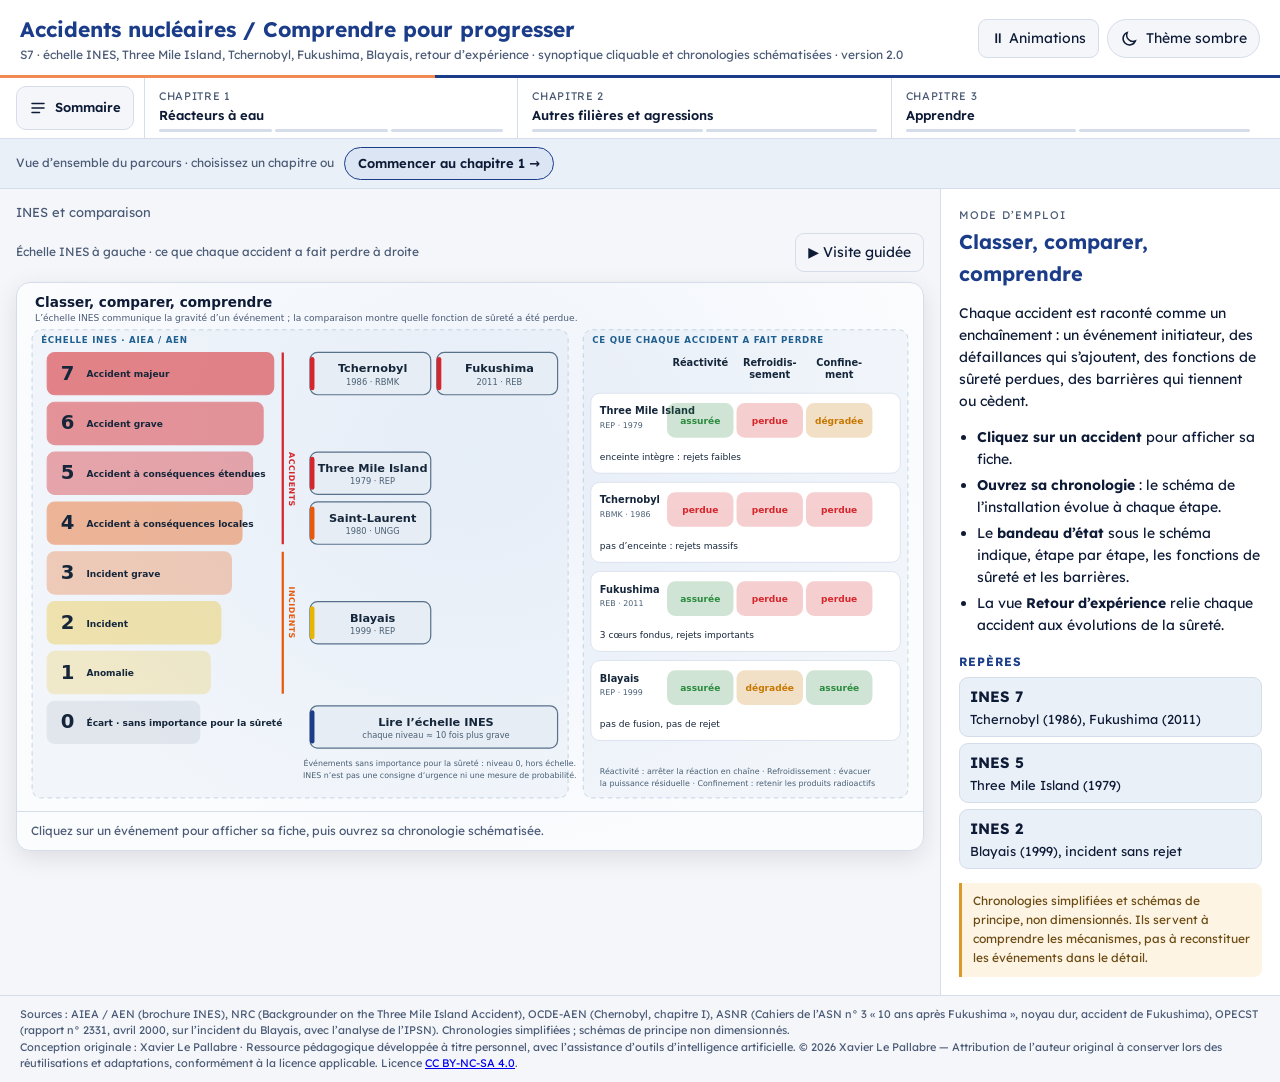
<file: accidents.html>
<!doctype html><html lang="fr"><head><meta charset="utf-8"><meta name="viewport" content="width=device-width,initial-scale=1,viewport-fit=cover">
<link rel="manifest" href="manifest.json">
<meta name="theme-color" content="#FFFFFF" media="(prefers-color-scheme: light)"><meta name="theme-color" content="#12204A" media="(prefers-color-scheme: dark)">
<link rel="icon" href="icons/icon.svg" type="image/svg+xml">
<link rel="apple-touch-icon" href="icons/apple-touch-icon.png">
<meta name="apple-mobile-web-app-capable" content="yes">
<meta name="mobile-web-app-capable" content="yes">
<meta name="apple-mobile-web-app-title" content="Sûreté &amp; Cycle">
<script>/* Hors ligne : enregistrement du service worker si la page est ouverte seule */
if('serviceWorker' in navigator&&location.protocol.startsWith('http')&&window.top===window)addEventListener('load',()=>navigator.serviceWorker.register('./service-worker.js').catch(console.warn));</script>

<title>Accidents nucléaires</title>
<style>:root{box-sizing:border-box}html{scroll-padding-top:env(safe-area-inset-top,0px)}img{max-width:100%}[hidden]{display:none!important}</style>
<style>
/* V2.1 — consolidation du rendu desktop et du comportement */
:root{--stage-outline:color-mix(in srgb,var(--accent) 22%,var(--border))}
.stage{box-shadow:0 7px 24px rgba(0,0,0,.10);border-color:var(--stage-outline)}
.nav button,.chip,.sbtn{transition:background-color .18s,border-color .18s,transform .18s}
.nav button:hover,.chip:hover,.sbtn:hover{border-color:var(--accent)}
.steptext{min-height:110px;line-height:1.62}
.steptext h3{font-size:17px}
.aside{line-height:1.57}
.eq.dim,.part.dim,.fl.dim{pointer-events:none}
/* ================= THÈMES ================= */
:root{color-scheme:dark;
 --bg:#0a121c;--panel:#111c2a;--panel2:#162436;--border:#26394d;--text:#e6eef6;--muted:#97abbd;--accent:#5cb3e6;
 --canvas:#0e1926;--canvas-glow:#13243a;--eq:#1b2c3f;--eq-stroke:#7f9db6;--label:#e3ecf4;--sublabel:#a3b6c7;
 --btn:#152538;--btn-active:#1f4f6e;--btn-active-border:#5cb3e6;--header:#0d1724;--focus:#ffffff;
 --zone:rgba(92,179,230,.045);--zone-stroke:#2c4a63;--zone-text:#8fc4e3;--water:#1d5a86;--water2:#2a78ab;--glow:#ff9b4f;--warn-bg:#2d2a24;--warn-text:#f0d9a6;--warn-border:#e0aa55;
 --m-comb:#b197fc;--m-sol:#f59f00;--m-u:#ffd43b;--m-pu:#f783ac;--m-pf:#ff6b6b;--m-coq:#adb5bd;--m-eff:#4dabf7;--m-gaz:#99e9f2;--m-dt:#d4a373;--m-solv:#69db7c;--m-verre:#63e6be;--m-eau:#74c0fc;--m-air:#ced4da;--m-upu:#ffa94d;--m-emb:#b9a88d;--m-colis:#adb5bd;--m-vtc:#b197fc;--m-tfa:#74c0fc;--m-fmavc:#63e6be;--m-favl:#ffd43b;--m-mavl:#ffa94d;--m-ha:#ff6b6b;--m-beton:#ced4da;--m-argile:#d4a373;}
@media (prefers-color-scheme: light){:root:not([data-theme="dark"]){color-scheme:light;
 --bg:#eef2f6;--panel:#ffffff;--panel2:#f4f7fa;--border:#cdd7e1;--text:#13202d;--muted:#52667a;--accent:#1f6fa8;
 --canvas:#fbfcfe;--canvas-glow:#f1f6fb;--eq:#e6edf4;--eq-stroke:#58718a;--label:#15263a;--sublabel:#4a5f74;
 --btn:#f3f6f9;--btn-active:#d6e8f5;--btn-active-border:#1f6fa8;--header:#ffffff;--focus:#0b3b5c;
 --zone:rgba(31,111,168,.04);--zone-stroke:#b4c9da;--zone-text:#1f5f8f;--water:#a5d0ee;--water2:#7db8e2;--glow:#e5741f;--warn-bg:#fdf4e3;--warn-text:#6b4a12;--warn-border:#d99a2b;
 --m-comb:#7048e8;--m-sol:#e67700;--m-u:#b08900;--m-pu:#d6336c;--m-pf:#e03131;--m-coq:#6c757d;--m-eff:#1c7ed6;--m-gaz:#0c8599;--m-dt:#8d6e4c;--m-solv:#2b8a3e;--m-verre:#099268;--m-eau:#1971c2;--m-air:#868e96;--m-upu:#d9480f;--m-emb:#80654b;--m-colis:#6c757d;--m-vtc:#7048e8;--m-tfa:#1971c2;--m-fmavc:#099268;--m-favl:#b08900;--m-mavl:#d9480f;--m-ha:#e03131;--m-beton:#868e96;--m-argile:#8d6e4c;}}
:root[data-theme="light"]{color-scheme:light;
 --bg:#eef2f6;--panel:#ffffff;--panel2:#f4f7fa;--border:#cdd7e1;--text:#13202d;--muted:#52667a;--accent:#1f6fa8;
 --canvas:#fbfcfe;--canvas-glow:#f1f6fb;--eq:#e6edf4;--eq-stroke:#58718a;--label:#15263a;--sublabel:#4a5f74;
 --btn:#f3f6f9;--btn-active:#d6e8f5;--btn-active-border:#1f6fa8;--header:#ffffff;--focus:#0b3b5c;
 --zone:rgba(31,111,168,.04);--zone-stroke:#b4c9da;--zone-text:#1f5f8f;--water:#a5d0ee;--water2:#7db8e2;--glow:#e5741f;--warn-bg:#fdf4e3;--warn-text:#6b4a12;--warn-border:#d99a2b;
 --m-comb:#7048e8;--m-sol:#e67700;--m-u:#b08900;--m-pu:#d6336c;--m-pf:#e03131;--m-coq:#6c757d;--m-eff:#1c7ed6;--m-gaz:#0c8599;--m-dt:#8d6e4c;--m-solv:#2b8a3e;--m-verre:#099268;--m-eau:#1971c2;--m-air:#868e96;--m-upu:#d9480f;--m-emb:#80654b;--m-colis:#6c757d;--m-vtc:#7048e8;--m-tfa:#1971c2;--m-fmavc:#099268;--m-favl:#b08900;--m-mavl:#d9480f;--m-ha:#e03131;--m-beton:#868e96;--m-argile:#8d6e4c;}
*{box-sizing:border-box}
body{margin:0;background:var(--bg);color:var(--text);font:14px/1.5 system-ui,"Segoe UI",Arial,sans-serif}
button,select{font:inherit;color:inherit}button{cursor:pointer}
button:focus-visible,.node:focus-visible,.eq:focus-visible{outline:3px solid var(--accent);outline-offset:2px}
.top{padding:14px 20px;display:flex;justify-content:space-between;align-items:center;gap:12px;background:var(--header);border-bottom:1px solid var(--border);flex-wrap:wrap}
.top h1{font-size:21px;margin:0}.top h1 span{color:var(--accent)}
.sub{color:var(--muted);font-size:12px}
.btn{border:1px solid var(--border);border-radius:9px;background:var(--btn);padding:8px 12px;min-height:38px}
.btn.active{background:var(--btn-active);border-color:var(--btn-active-border)}
.btn.primary{background:var(--btn-active);border-color:var(--btn-active-border);font-weight:600}
.theme-btn{display:inline-flex;align-items:center;gap:8px;border-radius:999px}
.theme-btn svg{width:18px;height:18px}
.nav{display:flex;gap:6px;flex-wrap:wrap;padding:10px 20px;border-bottom:1px solid var(--border);background:var(--panel)}
.nav button{border:1px solid var(--border);border-radius:999px;background:var(--btn);padding:6px 12px;font-size:12.5px}
.nav button.active{background:var(--btn-active);border-color:var(--btn-active-border);font-weight:600}
.nav .sep{width:1px;background:var(--border);margin:0 4px}
.layout{display:grid;grid-template-columns:minmax(0,1fr) 340px;min-height:calc(100vh - 120px)}
.main{padding-block:14px;padding-left:max(16px,env(safe-area-inset-left,0px));padding-right:max(16px,env(safe-area-inset-right,0px));min-width:0}
.aside{border-left:1px solid var(--border);background:var(--panel);padding:18px;overflow:auto}
.crumbs{display:flex;align-items:center;gap:8px;flex-wrap:wrap;margin-bottom:10px;font-size:13px;color:var(--muted)}
.crumbs a{color:var(--accent);cursor:pointer;text-decoration:underline}
.bar{display:flex;flex-wrap:wrap;gap:8px;align-items:center;justify-content:space-between;margin-bottom:10px}
.bar .grp{display:flex;flex-wrap:wrap;gap:6px;align-items:center}
.chip{border:1px solid var(--border);border-radius:999px;background:var(--btn);padding:5px 11px;font-size:12px;display:inline-flex;align-items:center;gap:6px}
.chip i{width:11px;height:11px;border-radius:50%;display:inline-block;background:var(--mc)}
.chip.active{background:var(--btn-active);border-color:var(--btn-active-border);font-weight:600}
.stage{border:1px solid var(--border);border-radius:14px;background:radial-gradient(ellipse at 50% 30%,var(--canvas-glow),var(--canvas) 75%);overflow:hidden}
.stage svg{display:block;width:100%;height:auto}
.legend{display:flex;flex-wrap:wrap;gap:8px 16px;padding:10px 14px;border-top:1px solid var(--border);font-size:12px;color:var(--muted)}
.legend span{display:inline-flex;align-items:center;gap:6px}.legend i{width:22px;height:5px;border-radius:3px;background:var(--mc);display:inline-block}
.steps{display:flex;flex-wrap:wrap;gap:6px;align-items:center;padding:10px 14px;border-top:1px solid var(--border)}
.steps .sbtn{border:1px solid var(--border);border-radius:999px;background:var(--btn);padding:6px 11px;font-size:12px}
.steps .sbtn.active{background:var(--btn-active);border-color:var(--btn-active-border);font-weight:700}
.steptext{padding:12px 16px 16px;border-top:1px solid var(--border);background:var(--panel)}
.steptext h3{margin:0 0 6px;font-size:16px}
.steptext p{margin:0 0 6px}
.steptext ul{margin:4px 0 0;padding-left:20px}.steptext li{margin:3px 0}
.note{color:var(--muted);font-size:12px}
.warning{border-left:3px solid var(--warn-border);padding:9px 11px;background:var(--warn-bg);color:var(--warn-text);font-size:12px;margin-top:14px;border-radius:0 8px 8px 0}
.aside h2{font-size:20px;margin:2px 0 4px}
.aside h3{font-size:12px;text-transform:uppercase;letter-spacing:.08em;color:var(--accent);margin:16px 0 6px}
.aside ul{margin:0;padding-left:18px}.aside li{margin:4px 0}
.kicker{font-size:11px;letter-spacing:.1em;text-transform:uppercase;color:var(--muted)}
.facts{display:grid;grid-template-columns:1fr;gap:6px}
.fact{border:1px solid var(--border);background:var(--panel2);border-radius:9px;padding:7px 10px;font-size:13px}
.fact b{display:block;font-size:15px}
.io{display:grid;grid-template-columns:auto 1fr;gap:4px 10px;font-size:13px}.io span{color:var(--muted)}
.openbtn{width:100%;margin-top:14px}
.footer{padding:10px 20px;border-top:1px solid var(--border);color:var(--muted);font-size:11px}
.hidden{display:none!important}

/* ================= SVG ================= */
.ttl{fill:var(--text);font-size:18px;font-weight:700}
.subt{fill:var(--muted);font-size:12px}
.zone{fill:var(--zone);stroke:var(--zone-stroke);stroke-dasharray:6 5}
.zt{fill:var(--zone-text);font-size:11.5px;font-weight:700;letter-spacing:.08em}
.free{fill:var(--sublabel);font-size:11.5px}
.node{cursor:pointer;outline:none;transition:opacity .25s}
.n-b{fill:var(--eq);stroke:var(--eq-stroke);stroke-width:1.6}
.n-strip{fill:var(--mc)}
.n-t{fill:var(--label);font-size:15px;font-weight:700;text-anchor:middle;pointer-events:none}
.n-s{fill:var(--sublabel);font-size:11px;text-anchor:middle;pointer-events:none}
.n-go{fill:var(--accent);font-size:10.5px;font-weight:700;text-anchor:end;pointer-events:none}
.node:hover .n-b,.node.sel .n-b{stroke:var(--focus);stroke-width:3}
.node.dim,.fl.dim{opacity:.16}
.fl{transition:opacity .25s}
.fl path{fill:none;stroke-linecap:round;stroke-linejoin:round}
.f-case{stroke:var(--canvas)}
.f-base{stroke:var(--mc);opacity:.38}
.f-dash{stroke:var(--mc);stroke-dasharray:8 10;animation:flow 1.4s linear infinite}
.fl .f-arr{fill:var(--mc);stroke:none}
.f-lab{fill:var(--mc);font-size:11px;font-weight:700}
.m-gaz .f-dash,.m-air .f-dash{stroke-dasharray:2 8}
@keyframes flow{to{stroke-dashoffset:-36}}
.m-comb{--mc:var(--m-comb)}.m-sol{--mc:var(--m-sol)}.m-u{--mc:var(--m-u)}.m-pu{--mc:var(--m-pu)}.m-pf{--mc:var(--m-pf)}.m-coq{--mc:var(--m-coq)}
.m-eff{--mc:var(--m-eff)}.m-gaz{--mc:var(--m-gaz)}.m-dt{--mc:var(--m-dt)}.m-solv{--mc:var(--m-solv)}.m-verre{--mc:var(--m-verre)}.m-eau{--mc:var(--m-eau)}.m-air{--mc:var(--m-air)}.m-emb{--mc:var(--m-emb)}.m-upu{--mc:var(--m-upu)}
/* Équipements des vues détaillées */
.eq{cursor:pointer;transition:opacity .3s}
.eq-b{fill:var(--eq);stroke:var(--eq-stroke);stroke-width:1.6}
.eq-t{fill:var(--label);font-size:13px;font-weight:700;text-anchor:middle;pointer-events:none}
.eq-s{fill:var(--sublabel);font-size:10.5px;text-anchor:middle;pointer-events:none}
.eq:hover .eq-b{stroke:var(--focus)}
.eq.hl .eq-b{stroke:var(--accent);stroke-width:3}
.dim{opacity:.17}
.part{transition:opacity .3s}
.lbl{fill:var(--label);font-size:12px}.lbl-s{fill:var(--sublabel);font-size:10.5px}
.mid{text-anchor:middle}.end{text-anchor:end}
.wall{fill:none;stroke:var(--eq-stroke);stroke-width:2}
.thin{fill:none;stroke:var(--eq-stroke);stroke-width:1.4}
.water{fill:var(--water);opacity:.55}
.metal{fill:var(--m-coq)}
/* Animations */
.spin{animation:spin 10s linear infinite;transform-box:fill-box;transform-origin:center}
.spin-fast{animation:spin 2.2s linear infinite;transform-box:fill-box;transform-origin:center}
@keyframes spin{to{transform:rotate(360deg)}}
.chop{animation:chop 1.6s ease-in-out infinite}
@keyframes chop{0%,40%,100%{transform:translateY(0)}55%{transform:translateY(34px)}}
.feed{animation:feed 3.2s ease-in-out infinite}
@keyframes feed{0%{transform:translateX(-40px)}50%,100%{transform:translateX(0)}}
.fall{animation:fall 1.6s linear infinite}
@keyframes fall{0%{transform:translateY(0);opacity:0}15%{opacity:1}100%{transform:translateY(80px);opacity:0}}
.rise{animation:rise 3s linear infinite}
@keyframes rise{0%{transform:translateY(0);opacity:0}20%{opacity:.9}100%{transform:translateY(-70px);opacity:0}}
.rise-long{animation:riseL 4s linear infinite}
@keyframes riseL{0%{transform:translateY(0);opacity:0}15%{opacity:1}85%{opacity:1}100%{transform:translateY(-240px);opacity:0}}
.lift{animation:lift 4s ease-in-out infinite}
@keyframes lift{0%,15%{transform:translateY(40px)}55%,100%{transform:translateY(0)}}
.press{animation:press 2.8s ease-in-out infinite}
@keyframes press{0%,30%,100%{transform:translateY(0)}60%{transform:translateY(58px)}}
.crush{animation:crush 2.8s ease-in-out infinite;transform-box:fill-box;transform-origin:bottom}
@keyframes crush{0%,30%,100%{transform:scaleY(1)}60%{transform:scaleY(.2)}}
.fillup{animation:fillup 6s ease-in-out infinite;transform-box:fill-box;transform-origin:bottom}
@keyframes fillup{0%{transform:scaleY(.05)}80%,100%{transform:scaleY(1)}}
.glow{animation:glow 1.8s ease-in-out infinite}
@keyframes glow{50%{opacity:.45}}
.drip{animation:drip 1.1s linear infinite}
@keyframes drip{0%{transform:translateY(0);opacity:0}20%{opacity:1}100%{transform:translateY(40px);opacity:0}}
.move-r{animation:mover 5s linear infinite}
.tr-move{animation:trMove 9s ease-in-out infinite}@keyframes trMove{0%,10%{transform:translateX(0)}45%,60%{transform:translateX(230px)}95%,100%{transform:translateX(0)}}
body.paused .tr-move{animation-play-state:paused}@media(prefers-reduced-motion:reduce){.tr-move{animation:none}}
@keyframes mover{0%{transform:translateX(0);opacity:0}10%{opacity:1}90%{opacity:1}100%{transform:translateX(860px);opacity:0}}
body.paused .fl .f-dash,body.paused .spin,body.paused .spin-fast,body.paused .chop,body.paused .feed,body.paused .fall,body.paused .rise,body.paused .rise-long,body.paused .lift,body.paused .press,body.paused .crush,body.paused .fillup,body.paused .glow,body.paused .drip,body.paused .move-r{animation-play-state:paused}
@media(prefers-reduced-motion:reduce){.f-dash,.spin,.spin-fast,.chop,.feed,.fall,.rise,.rise-long,.lift,.press,.crush,.fillup,.glow,.drip,.move-r{animation:none!important}}
@media(max-width:1020px){.layout{grid-template-columns:1fr}.aside{border-left:0;border-top:1px solid var(--border)}}
@media(max-width:560px){.top h1{font-size:17px}.nav{padding:8px}}

/* ===== Compléments S7 (sûreté, accidents) — mêmes jetons que les parcours ===== */
:root{--ok:#51cf66;--deg:#fcc419;--ko:#ff6b6b;--na:#7d8fa1;--ok-bg:rgba(81,207,102,.13);--deg-bg:rgba(252,196,25,.13);--ko-bg:rgba(255,107,107,.14);
 --z-bleu:#4dabf7;--z-vert:#51cf66;--z-jaune:#ffd43b;--z-orange:#ff922b;--z-rouge:#ff6b6b;--hot:#ff6b3d;--steam:#dfe8f0;--sea:#1d5a86;--ground:#3a3428;--concrete:#5b6b7a}
@media (prefers-color-scheme: light){:root:not([data-theme="dark"]){--ok:#2b8a3e;--deg:#c77700;--ko:#d6262b;--na:#7b8a99;--ok-bg:#e6f4ea;--deg-bg:#fdf1dc;--ko-bg:#fde7e7;
 --z-bleu:#1c7ed6;--z-vert:#2f9e44;--z-jaune:#e8b500;--z-orange:#e8590c;--z-rouge:#d6262b;--hot:#e8590c;--steam:#8fa3b5;--sea:#4f94c8;--ground:#c9b99a;--concrete:#aab6c2}}
:root[data-theme="light"]{--ok:#2b8a3e;--deg:#c77700;--ko:#d6262b;--na:#7b8a99;--ok-bg:#e6f4ea;--deg-bg:#fdf1dc;--ko-bg:#fde7e7;
 --z-bleu:#1c7ed6;--z-vert:#2f9e44;--z-jaune:#e8b500;--z-orange:#e8590c;--z-rouge:#d6262b;--hot:#e8590c;--steam:#8fa3b5;--sea:#4f94c8;--ground:#c9b99a;--concrete:#aab6c2}
.m-conseil{--mc:var(--m-verre)}.m-colis{--mc:var(--m-emb)}.m-norme{--mc:var(--m-comb)}.m-autor{--mc:var(--m-u)}.m-ctrl{--mc:var(--m-eff)}.m-surv{--mc:var(--m-solv)}.m-info{--mc:var(--m-gaz)}.m-alerte{--mc:var(--m-pf)}.m-regle{--mc:var(--m-upu)}
.m-eau{--mc:var(--m-eau)}.m-vap{--mc:var(--steam)}.m-elec{--mc:var(--m-u)}.m-h2{--mc:var(--m-pu)}.m-pf{--mc:var(--m-pf)}
/* Bandeau d’état des fonctions et des barrières */
.status{display:flex;flex-wrap:wrap;gap:8px 22px;padding:10px 14px;border-top:1px solid var(--border);background:var(--panel2);font-size:12px}
.status .sg{display:flex;flex-wrap:wrap;align-items:center;gap:6px}
.status .sg>b{color:var(--muted);font-weight:600;margin-right:2px;text-transform:uppercase;letter-spacing:.06em;font-size:10.5px}
.pill{display:inline-flex;align-items:center;gap:6px;border-radius:999px;padding:3px 10px;border:1px solid var(--border);background:var(--panel);white-space:nowrap}
.pill i{width:9px;height:9px;border-radius:50%;background:var(--na)}
.pill.o{border-color:var(--ok);background:var(--ok-bg)}.pill.o i{background:var(--ok)}
.pill.d{border-color:var(--deg);background:var(--deg-bg)}.pill.d i{background:var(--deg)}
.pill.x{border-color:var(--ko);background:var(--ko-bg)}.pill.x i{background:var(--ko)}
.pill.n{opacity:.75}.pill em{font-style:normal;color:var(--muted);font-size:11px}
.status .clock{margin-left:auto;font:600 12px ui-monospace,Consolas,monospace;color:var(--text)}
/* Mises en situation */
.quiz{display:grid;grid-template-columns:230px minmax(0,1fr);gap:14px;padding:14px}
.quiz .qmenu{display:flex;flex-direction:column;gap:6px}
.quiz .qmenu button{text-align:left;border:1px solid var(--border);border-radius:10px;background:var(--btn);padding:8px 11px;font-size:13px}
.quiz .qmenu button.active{background:var(--btn-active);border-color:var(--btn-active-border);font-weight:600}
.qcard{border:1px solid var(--border);border-radius:12px;background:var(--panel);padding:16px;min-width:0}
.qcard h3{margin:2px 0 6px;font-size:17px}.qcard h4{margin:14px 0 8px;font-size:15px}
.qrule{border-left:3px solid var(--accent);background:var(--panel2);padding:8px 11px;border-radius:0 8px 8px 0;font-size:13px}
.qopts{display:grid;gap:8px}.qopts button{text-align:left;border:1px solid var(--border);border-radius:10px;background:var(--btn);padding:9px 12px}
.qopts button:hover:not(:disabled){border-color:var(--accent)}.qopts button:disabled{opacity:.55;cursor:default}
.qfb{margin-top:12px;border-radius:10px;padding:10px 12px;font-size:13px}.qfb:empty{display:none}
.qfb.ok{background:var(--ok-bg);border:1px solid var(--ok)}.qfb.ko{background:var(--ko-bg);border:1px solid var(--ko)}
.qfb p{margin:4px 0}.qtable{width:100%;border-collapse:collapse;font-size:13px;margin:8px 0}.qtable th,.qtable td{border:1px solid var(--border);padding:6px 8px;text-align:left}
.qcard textarea{width:100%;min-height:70px;border:1px solid var(--border);border-radius:8px;background:var(--panel2);color:var(--text);padding:8px;font:inherit}
.qrow{display:flex;gap:8px;flex-wrap:wrap;margin-top:10px}
@media(max-width:700px){.quiz{grid-template-columns:1fr}.quiz .qmenu{display:grid;grid-template-columns:1fr 1fr}}
/* SVG complémentaires */
.hd{fill:var(--label);font-size:13px;font-weight:700}
.tag{fill:var(--sublabel);font-size:10.5px;font-weight:700;letter-spacing:.06em}
.wire{fill:none;stroke:var(--eq-stroke);stroke-width:2}
.pipe-hot{fill:none;stroke:var(--hot);stroke-width:7;stroke-linecap:round;stroke-linejoin:round;opacity:.85}
.pipe-cold{fill:none;stroke:var(--m-eau);stroke-width:7;stroke-linecap:round;stroke-linejoin:round;opacity:.85}
.pipe-sec{fill:none;stroke:var(--m-eff);stroke-width:5;stroke-linecap:round;stroke-linejoin:round;opacity:.7}
.flowdash{fill:none;stroke:var(--panel);stroke-width:2;stroke-dasharray:4 9;animation:flow 1.2s linear infinite;opacity:.8}
.cross{stroke:var(--ko);stroke-width:5;stroke-linecap:round}
.callout{fill:var(--panel);stroke:var(--accent);stroke-width:1.4}
.num{fill:var(--accent);font-size:13px;font-weight:800;text-anchor:middle}
.ko-t{fill:var(--ko);font-weight:700}.ok-t{fill:var(--ok);font-weight:700}.deg-t{fill:var(--deg);font-weight:700}
.blink{animation:blink 1s steps(2,start) infinite}@keyframes blink{to{visibility:hidden}}
.pulse{animation:pulse 1.6s ease-in-out infinite;transform-box:fill-box;transform-origin:center}@keyframes pulse{50%{transform:scale(1.12);opacity:.6}}
.drop{animation:drop 3.5s ease-in infinite}@keyframes drop{0%,20%{transform:translateY(-70px)}60%,100%{transform:translateY(0)}}
.drop-slow{animation:dropS 6s linear infinite}@keyframes dropS{0%,15%{transform:translateY(-120px)}85%,100%{transform:translateY(0)}}
.wave{animation:wave 5s ease-in-out infinite}@keyframes wave{0%,100%{transform:translateX(-30px)}50%{transform:translateX(30px)}}
.wave-in{animation:waveIn 6s ease-in-out infinite}@keyframes waveIn{0%{transform:translateX(-120px)}60%,100%{transform:translateX(0)}}
.puff{animation:puff 2.4s ease-out infinite;opacity:0}@keyframes puff{0%{transform:translate(0,0) scale(.6);opacity:0}25%{opacity:.85}100%{transform:translate(28px,-46px) scale(1.4);opacity:0}}
.boom{animation:boom 3s ease-out infinite;transform-box:fill-box;transform-origin:center}@keyframes boom{0%{transform:scale(.3);opacity:0}15%{opacity:.6}60%,100%{transform:scale(1.25);opacity:0}}
.siren{animation:siren 2.4s ease-out infinite;transform-box:fill-box;transform-origin:center;opacity:0}@keyframes siren{0%{transform:scale(.4);opacity:.9}100%{transform:scale(1.8);opacity:0}}
.travel{animation:travel 7s linear infinite}@keyframes travel{0%{transform:translateX(0);opacity:0}6%{opacity:1}94%{opacity:1}100%{transform:translateX(var(--dx,600px));opacity:0}}
.shake{animation:shake .35s linear infinite}@keyframes shake{0%,100%{transform:translate(0,0)}25%{transform:translate(-3px,1px)}75%{transform:translate(3px,-1px)}}
.lift-up{animation:liftUp 4s ease-out infinite}@keyframes liftUp{0%,30%{transform:translateY(0) rotate(0)}60%,100%{transform:translateY(-38px) rotate(-8deg)}}
.flame{animation:flame .9s ease-in-out infinite alternate;transform-box:fill-box;transform-origin:bottom}@keyframes flame{to{transform:scaleY(1.25);opacity:.75}}
.truck{animation:truck 12s ease-in-out infinite}@keyframes truck{0%,8%{transform:translateX(-40px)}45%,55%{transform:translateX(40px)}92%,100%{transform:translateX(-40px)}}
body.paused svg *,.dim *{animation-play-state:paused!important}
@media(prefers-reduced-motion:reduce){svg *{animation:none!important}}
.k-hide{display:none}

</style>
<link rel="stylesheet" href="fonts/lexend.css"><link rel="stylesheet" href="charte.css">
</head><body>
<header class="top">
 <div><h1>Accidents nucléaires <span>/</span> Comprendre pour progresser</h1><div class="sub">S7 · échelle INES, Three Mile Island, Tchernobyl, Fukushima, Blayais, retour d’expérience · synoptique cliquable et chronologies schématisées · version 2.0</div></div>
 <div class="bar" style="margin:0">
  <button class="btn" id="pauseBtn" type="button">⏸ Animations</button>
  <button id="themeBtn" class="btn theme-btn" type="button" aria-label="Basculer entre le thème clair et le thème sombre"><svg id="themeIcon" viewBox="0 0 24 24" fill="none" stroke="currentColor" stroke-width="2" stroke-linecap="round" aria-hidden="true"></svg><span id="themeTxt">Thème clair</span></button>
 </div>
</header>
<nav class="nav" id="nav" aria-label="Navigation entre les vues"></nav>

<div class="layout">
<main class="main">
 <div class="crumbs" id="crumbs"></div>
 <section id="synSec">
  <div class="bar">
   <div class="grp" id="filters" role="group" aria-label="Filtrer les liens"></div>
   <div class="grp"><button class="btn" id="tourBtn" type="button">▶ Visite guidée</button></div>
  </div>
  <div class="stage"><svg id="syn" viewBox="0 0 1200 700" role="img" aria-label="Échelle INES et comparaison des accidents"></svg>
   <div class="legend" id="synLegend"></div></div>
 </section>
 <section id="detSec" class="hidden">
  <div class="bar">
   <div class="grp"><button class="btn" id="prevView" type="button">← Vue précédente</button><button class="btn" id="nextView" type="button">Vue suivante →</button></div>
   <div class="grp"><button class="btn" id="playBtn" type="button">▶ Lecture guidée</button></div>
  </div>
  <div class="stage">
   <svg id="det" viewBox="0 0 1100 520" role="img"></svg>
   <div class="quiz hidden" id="quiz"></div>
   <div class="legend" id="detLegend"></div>
   <div class="status hidden" id="status"></div>
   <div class="steps" id="steps"></div>
   <div class="steptext" id="stepText" aria-live="polite"></div>
  </div>
 </section>
</main>
<aside class="aside" id="aside"></aside>
</div>
<footer class="footer">Sources : AIEA / AEN (brochure INES), NRC (Backgrounder on the Three Mile Island Accident), OCDE-AEN (Chernobyl, chapitre I), ASNR (Cahiers de l’ASN n° 3 « 10 ans après Fukushima », noyau dur, accident de Fukushima), OPECST (rapport n° 2331, avril 2000, sur l’incident du Blayais, avec l’analyse de l’IPSN). Chronologies simplifiées ; schémas de principe non dimensionnés.<br>Conception originale : Xavier Le Pallabre · Ressource pédagogique développée à titre personnel, avec l’assistance d’outils d’intelligence artificielle. © 2026 Xavier Le Pallabre — Attribution de l’auteur original à conserver lors des réutilisations et adaptations, conformément à la licence applicable. Licence <a href="https://creativecommons.org/licenses/by-nc-sa/4.0/deed.fr" rel="license noopener" target="_blank">CC BY-NC-SA 4.0</a>.</footer>
<script>
"use strict";
const THEME_KEY='accidents-theme';
/* =====================================================================
   ACCIDENTS — données du parcours (S7.3.6)
   ===================================================================== */
const MAT={};
const SYN_LABEL='INES et comparaison',SYN_VB='0 0 1200 700',SYN_NOTE='<span>Cliquez sur un événement pour afficher sa fiche, puis ouvrez sa chronologie schématisée.</span>',SYN_FILTER_TEXT='<span class="note">Échelle INES à gauche · ce que chaque accident a fait perdre à droite</span>';
const WARN='Chronologies simplifiées et schémas de principe, non dimensionnés. Ils servent à comprendre les mécanismes, pas à reconstituer les événements dans le détail.';
const STATUS_DEF=[['Fonctions',['Réactivité','Refroidissement','Confinement']],['Barrières',['Gaine','Circuit primaire','Enceinte']]];

/* ---------------- Synoptique : INES + comparaison ---------------- */
function SYN(){let s='';
 s+=`<text class="ttl" x="24" y="32">Classer, comparer, comprendre</text><text class="subt" x="24" y="50">L’échelle INES communique la gravité d’un événement ; la comparaison montre quelle fonction de sûreté a été perdue.</text>`;
 s+=ZONE(20,62,710,620,'ÉCHELLE INES · AIEA / AEN');
 const lv=[[7,'Accident majeur','var(--z-rouge)',1],[6,'Accident grave','var(--z-rouge)',.85],[5,'Accident à conséquences étendues','var(--z-rouge)',.7],[4,'Accident à conséquences locales','var(--z-orange)',.75],[3,'Incident grave','var(--z-orange)',.5],[2,'Incident','var(--z-jaune)',.55],[1,'Anomalie','var(--z-jaune)',.35],[0,'Écart · sans importance pour la sûreté','var(--na)',.25]];
 lv.forEach(([n,t,c,o],i)=>{const y=92+i*66,w=300-i*14;
  s+=`<g data-for="${n===7?'tch fuk ines':n===5?'tmi ines':n===4?'sla ines':n===2?'bla ines':'ines'}"><rect x="40" y="${y}" width="${w}" height="56" rx="10" fill="${c}" opacity="${o*0.55}" stroke="${c}" stroke-width="1.5"/><text x="58" y="${y+36}" style="font-size:26px;font-weight:800;fill:var(--label)">${n}</text><text class="lbl" x="92" y="${y+33}" style="font-weight:700">${t}</text></g>`;});
 s+=`<path d="M352 92 V${92+3*66+56}" stroke="var(--z-rouge)" stroke-width="3"/><text class="tag" x="360" y="${92+2*66}" transform="rotate(90 360 ${92+2*66})" style="fill:var(--z-rouge)">ACCIDENTS</text>`;
 s+=`<path d="M352 ${92+4*66} V${92+6*66+56}" stroke="var(--z-orange)" stroke-width="3"/><text class="tag" x="360" y="${92+5*66-20}" transform="rotate(90 360 ${92+5*66-20})" style="fill:var(--z-orange)">INCIDENTS</text>`;
 s+=N('tch',388,92,160,56,'Tchernobyl','1986 · RBMK','var(--z-rouge)');
 s+=N('fuk',556,92,160,56,'Fukushima','2011 · REB','var(--z-rouge)');
 s+=N('tmi',388,224,160,56,'Three Mile Island','1979 · REP','var(--z-rouge)');
 s+=N('sla',388,290,160,56,'Saint-Laurent','1980 · UNGG','var(--z-orange)');
 s+=N('bla',388,422,160,56,'Blayais','1999 · REP','var(--z-jaune)');
 s+=N('ines',388,560,328,56,'Lire l’échelle INES','chaque niveau ≈ 10 fois plus grave','var(--accent)');
 s+=TX(560,640,'Événements sans importance pour la sûreté : niveau 0, hors échelle.','lbl-s','mid')+TX(560,656,'INES n’est pas une consigne d’urgence ni une mesure de probabilité.','lbl-s','mid');
 /* matrice de comparaison */
 s+=ZONE(750,62,430,620,'CE QUE CHAQUE ACCIDENT A FAIT PERDRE');
 const cols=['Réactivité','Refroidis-','Confine-'],cols2=['','sement','ment'];
 cols.forEach((c,i)=>s+=TX(905+i*92,110,c,'hd','mid')+TX(905+i*92,126,cols2[i],'hd','mid'));
 const rows=[['tmi','Three Mile Island','REP · 1979','oxd','enceinte intègre : rejets faibles'],['tch','Tchernobyl','RBMK · 1986','xxx','pas d’enceinte : rejets massifs'],['fuk','Fukushima','REB · 2011','oxx','3 cœurs fondus, rejets importants'],['bla','Blayais','REP · 1999','odo','pas de fusion, pas de rejet']];
 const C={o:['var(--ok)','assurée'],d:['var(--deg)','dégradée'],x:['var(--ko)','perdue']};
 rows.forEach((r,i)=>{const y=146+i*118;
  s+=`<g data-for="${r[0]}"><rect x="760" y="${y}" width="410" height="106" rx="12" fill="var(--panel)" stroke="var(--border)"/>`+TX(772,y+28,r[1],'hd')+TX(772,y+46,r[2],'lbl-s')+[...r[3]].map((c,j)=>`<rect x="${862+j*92}" y="${y+14}" width="86" height="44" rx="10" fill="${C[c][0]}" opacity=".22" stroke="${C[c][0]}" stroke-width="2"/><text class="lbl" x="${905+j*92}" y="${y+41}" text-anchor="middle" style="font-weight:700;fill:${C[c][0]}">${C[c][1]}</text>`).join('')+TX(772,y+88,r[4],'lbl')+`</g>`;});
 s+=TX(772,650,'Réactivité : arrêter la réaction en chaîne · Refroidissement : évacuer','lbl-s')+TX(772,666,'la puissance résiduelle · Confinement : retenir les produits radioactifs','lbl-s');
 return s;}

const TOUR=['ines','tmi','tch','sla','bla','fuk'];
const HOME_ASIDE=`<div class="kicker">Mode d’emploi</div><h2>Classer, comparer, comprendre</h2><p>Chaque accident est raconté comme un enchaînement : un événement initiateur, des défaillances qui s’ajoutent, des fonctions de sûreté perdues, des barrières qui tiennent ou cèdent.</p><ul><li><b>Cliquez sur un accident</b> pour afficher sa fiche.</li><li><b>Ouvrez sa chronologie</b> : le schéma de l’installation évolue à chaque étape.</li><li>Le <b>bandeau d’état</b> sous le schéma indique, étape par étape, les fonctions de sûreté et les barrières.</li><li>La vue <b>Retour d’expérience</b> relie chaque accident aux évolutions de la sûreté.</li></ul><h3>Repères</h3><div class="facts"><div class="fact"><b>INES 7</b>Tchernobyl (1986), Fukushima (2011)</div><div class="fact"><b>INES 5</b>Three Mile Island (1979)</div><div class="fact"><b>INES 2</b>Blayais (1999), incident sans rejet</div></div><div class="warning">${WARN}</div>`;

/* ---------------- Fiches ---------------- */
const FICHE={
ines:{t:'Échelle INES',full:'International Nuclear and Radiological Event Scale · AIEA et AEN, 1990',
 role:'L’échelle INES sert à communiquer rapidement et de façon cohérente la gravité d’un événement nucléaire ou radiologique. Les niveaux 1 à 3 sont des incidents, les niveaux 4 à 7 des accidents. Chaque niveau correspond à une gravité environ dix fois supérieure au précédent.',
 does:['Trois critères : conséquences pour les personnes et l’environnement, état des barrières et des protections radiologiques sur le site, dégradation de la défense en profondeur.','Niveau 0 : écart sans importance pour la sûreté, hors échelle.','Ce n’est ni une consigne d’urgence, ni une mesure de probabilité, ni un bilan sanitaire.'],
 keys:[['1990','création après Tchernobyl'],['0 → 7','huit niveaux, de l’écart à l’accident majeur']]},
tmi:{t:'Three Mile Island',full:'Réacteur TMI-2 · Pennsylvanie, États-Unis · 28 mars 1979',view:'tmi',
 role:'Un incident banal côté secondaire se transforme en perte de réfrigérant primaire mal diagnostiquée. Environ la moitié du cœur fond, mais l’enceinte de confinement tient : les rejets restent faibles.',
 does:['Initiateur : arrêt des pompes alimentaires des GV.','Une soupape du pressuriseur reste bloquée ouverte ; le voyant indique « fermée ».','Un niveau haut au pressuriseur fait croire que le cœur est noyé ; l’injection de sécurité est réduite.'],
 keys:[['INES 5','accident à conséquences étendues'],['≈ 50 %','du cœur fondu, constaté plusieurs années après']]},
tch:{t:'Tchernobyl',full:'Réacteur n° 4, RBMK-1000 · Ukraine (alors URSS) · 26 avril 1986',view:'tch',
 role:'Lors d’un essai mené dans un état instable, le réacteur subit une excursion de puissance. Les défauts de conception du RBMK, l’absence d’enceinte et les écarts de conduite aboutissent à la destruction du réacteur et à des rejets massifs.',
 does:['Réacteur modéré au graphite et refroidi par eau bouillante : il n’existe pas de RBMK en France.','Coefficient de vide positif : plus de vapeur → plus de réactivité dans ces conditions.','Barres d’arrêt dont l’insertion commence par ajouter de la réactivité en bas du cœur.'],
 keys:[['INES 7','accident majeur'],['30 km','zone d’exclusion autour du site']]},
fuk:{t:'Fukushima Daiichi',full:'Réacteurs à eau bouillante · Japon · à partir du 11 mars 2011',view:'fuk',
 role:'Un séisme puis un tsunami très supérieur aux hypothèses de protection privent le site d’électricité et de source froide. Sans refroidissement, trois cœurs fondent ; l’hydrogène produit provoque des explosions dans les bâtiments.',
 does:['Les réacteurs 1 à 3, en fonctionnement, s’arrêtent automatiquement au séisme.','Le tsunami noie diesels et tableaux électriques : perte quasi totale d’alimentation.','Les explosions sont chimiques (hydrogène), pas nucléaires.'],
 keys:[['INES 7','accident majeur'],['14 à 15 m','hauteur du tsunami sur le site']]},
bla:{t:'Blayais',full:'Centrale EDF · Gironde · nuit du 27 au 28 décembre 1999',view:'bla',
 role:'Tempête, surcote et vagues font franchir la digue. L’eau envahit les galeries et noie des pompes de sauvegarde des tranches 1 et 2. Le refroidissement par les générateurs de vapeur n’a jamais été interrompu : pas de fusion, pas de rejet, mais une faiblesse face à l’inondation.',
 does:['Niveau mesuré 4,50 m NGF pour 2,40 m prévus ; vagues d’au moins 5,5 m sur une digue de 5,20 m.','Tranche 1 : pompes SEC de la voie A perdues.','Tranches 1 et 2 : pompes d’injection de sécurité basse pression et d’aspersion de l’enceinte noyées.','Route d’accès coupée, relève impossible, PUI déclenché tardivement.'],
 keys:[['INES 2','incident'],['> 10 h','marge estimée par l’IPSN avant fusion en cas de perte de l’ASG'],['≈ 90 000 m³','d’eau pompée et rejetée après contrôle']]},
reb:{t:'Réacteur à eau bouillante',full:'REB · technologie de Fukushima Daiichi',view:'reb',
 role:'Un seul circuit : l’eau bout dans la cuve et la vapeur va directement à la turbine. L’enceinte Mark I associe une enceinte sèche compacte et un tore de condensation.',
 does:['70 à 80 bar dans la cuve, contre 155 bar dans un REP.','Débit dans le cœur ≈ 7 fois le débit de vapeur ; puissance réglée par la recirculation.','Barres de commande insérées par le bas, hydrauliquement.','Turbine en zone contrôlée : la vapeur vient du cœur.','Piscine du combustible en haut du bâtiment réacteur.','Aucun REB en France.'],
 keys:[['6 REB','à Fukushima Daiichi'],['≈ 70 bar','pression de la cuve']]},
sla:{t:'Saint-Laurent-des-Eaux',full:'Réacteur A2, filière UNGG · Loir-et-Cher · 13 mars 1980',view:'rex',
 role:'Repère français : la fusion de deux éléments combustibles dans un réacteur uranium naturel graphite gaz, à la suite d’un défaut de refroidissement local. Événement classé 4, sans conséquence à l’extérieur comparable aux accidents étudiés.',
 does:['Filière UNGG aujourd’hui arrêtée et en démantèlement.','Rappelle que le refroidissement doit être assuré localement, canal par canal.'],
 keys:[['INES 4','accident à conséquences locales']]},
rexf:{t:'Retour d’expérience',full:'Apprendre des événements, partout dans le monde',
 role:'Chaque accident a conduit à renforcer un ou plusieurs niveaux de la défense en profondeur. Le retour d’expérience ne se limite pas aux accidents : les événements significatifs, même mineurs, sont analysés et partagés.',
 does:['Facteurs humains et organisationnels, conduite, formation.','Coopération internationale et culture de sûreté.','Agressions externes et moyens ultimes.']},
situ:{t:'Mises en situation',full:'Relier mécanisme, fonction perdue et enseignement',role:'Trois situations à résoudre à partir des chronologies.',does:['Lisez la consigne avant de choisir.','Une erreur se corrige avant de continuer.']}
};

/* ---------------- Aides de dessin ---------------- */
const rodsIn=(xs,y1,y2)=>xs.map(x=>`<rect x="${x-2.5}" y="${y1}" width="5" height="${y2-y1}" rx="2" fill="var(--label)"/>`).join('');
const X_=(x,y,r=12)=>`<path class="cross" d="M${x-r} ${y-r} L${x+r} ${y+r} M${x+r} ${y-r} L${x-r} ${y+r}"/>`;
const valve=(x,y,c)=>`<path d="M${x-11} ${y-8} L${x+11} ${y+8} V${y-8} L${x-11} ${y+8} Z" fill="${c}" stroke="var(--label)" stroke-width="1.2"/>`;
const puffs=(x,y,n=5,c='var(--steam)')=>Array.from({length:n},(_,i)=>`<circle class="puff" cx="${x}" cy="${y}" r="${6+i%3*2}" fill="${c}" style="animation-delay:${(i*.45).toFixed(2)}s"/>`).join('');
const panel=(x,y,w,h,t)=>`<rect x="${x}" y="${y}" width="${w}" height="${h}" rx="12" fill="var(--panel)" stroke="var(--border)"/>`+TX(x+14,y+22,t,'hd');
const gauge=(x,y,w,frac,c,lab)=>`<rect x="${x}" y="${y}" width="${w}" height="14" rx="7" fill="var(--panel2)" stroke="var(--border)"/><rect x="${x}" y="${y}" width="${Math.max(6,w*frac)}" height="14" rx="7" fill="${c}"/>`+(lab?TX(x+w+8,y+12,lab,'lbl-s'):'');
const lamp=(x,y,c,txt)=>`<circle cx="${x}" cy="${y}" r="8" fill="${c}"/>`+TX(x+14,y+4,txt,'lbl');

/* ---------------- Vues détaillées ---------------- */
const VIEW_ORDER=['tmi','tch','reb','fuk','bla','rex','situations'];
const NAV_LABEL={tmi:'Three Mile Island · 1979',tch:'Tchernobyl · 1986',reb:'Le REB',fuk:'Fukushima · 2011',bla:'Blayais · 1999',rex:'Retour d’expérience',situations:'Mises en situation'};

const VIEWS={
/* =============== THREE MILE ISLAND =============== */
tmi:{t:'Three Mile Island · 28 mars 1979',sub:'REP de 900 MWe environ · Pennsylvanie · INES 5',fiche:'tmi',status:true,st0:'ooo|ooo',clk0:'avant 4 h 00',
 intro:'Un réacteur à eau sous pression proche des REP français. L’accident commence par une panne classique côté secondaire ; c’est l’enchaînement avec une soupape bloquée et un diagnostic trompé par les indications qui conduit à la fusion partielle du cœur.',
 steps:[
 {t:'Perte de l’eau alimentaire',clk:'28 mars · 4 h 00',st:'odo|ooo',d:'<p>Une défaillance arrête les <b>pompes alimentaires</b> des générateurs de vapeur. La turbine puis le réacteur s’arrêtent automatiquement : les grappes chutent. Les GV ne reçoivent plus d’eau, la chaleur n’est plus évacuée et la <b>pression primaire monte</b>.</p><p class="note">Les vannes de l’alimentation de secours des GV étaient restées fermées après un essai ; elles sont rouvertes au bout de 8 minutes environ.</p>'},
 {t:'La soupape reste ouverte',clk:'4 h 00 + 13 s',st:'odo|odo',d:'<p>La <b>soupape de décharge du pressuriseur</b> s’ouvre pour limiter la pression, comme prévu. Elle aurait dû se refermer : elle reste <b>bloquée ouverte</b>. L’eau du circuit primaire s’échappe en vapeur vers le réservoir de décharge, qui finit par déborder dans l’enceinte.</p><p>En salle de commande, le voyant indique « fermée » : il signale l’<b>ordre envoyé</b>, pas la position réelle.</p>'},
 {t:'Un diagnostic trompé',clk:'≈ 4 h 05 → 5 h 00',st:'odo|odo',d:'<p>La vapeur formée dans le circuit pousse l’eau vers le pressuriseur : son <b>niveau monte</b>. Les opérateurs, formés à éviter un pressuriseur plein, y voient la preuve que le circuit est plein d’eau et <b>réduisent l’injection de sécurité</b>. En réalité, le circuit se vide.</p><p class="note">Il n’existait pas de mesure du niveau d’eau dans la cuve.</p>'},
 {t:'Le cœur se découvre',clk:'5 h 14 → 6 h 22',st:'oxd|xdo',d:'<p>Les <b>pompes primaires</b> vibrent ; elles sont arrêtées (dernière à 5 h 41). L’eau ne circule plus dans le cœur, qui se <b>découvre</b> et surchauffe. Les gaines se rompent, le combustible commence à fondre et de l’hydrogène se forme.</p><p>À 6 h 22, une vanne d’isolement en amont de la soupape est fermée : la fuite s’arrête, mais le cœur est déjà gravement endommagé.</p>'},
 {t:'L’enceinte tient',clk:'jours suivants',st:'odd|xoo',d:'<p>Le refroidissement est rétabli progressivement. L’<b>enceinte de confinement</b> a retenu l’essentiel des produits radioactifs : les rejets sont restés <b>faibles</b> (de l’ordre de 0,01 mSv en moyenne pour la population voisine, selon la NRC).</p><p>On découvrira en filmant l’intérieur de la cuve, plusieurs années plus tard, qu’environ <b>la moitié du cœur</b> avait fondu.</p>'},
 {t:'Ce qui a changé',clk:'après 1979',st:'odd|xoo',d:'<ul><li>Indications fiables : position réelle des vannes, mesures adaptées au diagnostic.</li><li><b>Facteurs humains</b> : ergonomie des salles de commande, formation sur simulateur.</li><li>Conduite accidentelle fondée sur l’<b>état réel de l’installation</b> (en France : approche par états) plutôt que sur la recherche de l’événement initiateur.</li><li>Prise en compte des accidents graves et renforcement des plans d’urgence.</li></ul>'}],
 svg:()=>{let s='';
  s+=PT('5',`<path d="M40 492 V200 Q40 52 315 52 Q590 52 590 200 V492" fill="none" stroke="var(--m-pu)" stroke-width="6" stroke-dasharray="14 7"/>`+TX(505,140,'Enceinte de confinement','lbl','mid'));
  /* boucle primaire */
  s+=PT('3 4',`<path class="pipe-hot" d="M222 250 H330 V100 H390 V122"/><path class="pipe-cold" d="M390 420 V458 H250 V420 H222"/>`);
  s+=K('0 1 2 3',`<path class="flowdash" d="M222 250 H330 V100 H390 V122"/><path class="flowdash" d="M390 420 V458 H250 V420 H222"/>`);
  s+=B(360,120,62,302,'GV','',1,{rx:28,top:true});
  s+=B(268,440,52,36,'','',4,{rx:16,inner:`<circle cx="294" cy="458" r="10" fill="none" stroke="var(--eq-stroke)" stroke-width="2"/>`});
  s+=TX(294,494,'pompe primaire','lbl-s','mid');
  s+=K('4 5 6',X_(294,458,14));
  /* cuve */
  s+=PT('4 5',`<rect x="110" y="200" width="112" height="240" rx="46" fill="var(--eq)" stroke="var(--hot)" stroke-width="4"/>`+TX(166,190,'cuve','lbl','mid'));
  s+=K('0 1 2 3',`<rect x="116" y="206" width="100" height="228" rx="40" fill="var(--water)" opacity=".7"/>`);
  s+=K('4',`<rect x="116" y="375" width="100" height="59" rx="30" fill="var(--water)" opacity=".7"/>`+TX(166,290,'cœur découvert','ko-t','mid'));
  s+=K('5 6',`<rect x="116" y="206" width="100" height="228" rx="40" fill="var(--water)" opacity=".55"/>`);
  s+=`<rect x="134" y="300" width="64" height="104" rx="6" fill="var(--hot)" opacity=".28"/>`;
  s+=K('0',[146,160,174,188].map(x=>`<line x1="${x}" x2="${x}" y1="300" y2="404" stroke="var(--hot)" stroke-width="3"/>`).join('')+rodsIn([153,167,181],240,300));
  s+=K('1 2 3',[146,160,174,188].map(x=>`<line x1="${x}" x2="${x}" y1="300" y2="404" stroke="var(--hot)" stroke-width="3"/>`).join('')+`<g class="drop">${rodsIn([153,167,181],300,400)}</g>`);
  s+=K('4',[146,160,174,188].map(x=>`<line x1="${x}" x2="${x}" y1="300" y2="404" stroke="var(--ko)" stroke-width="4" class="glow"/>`).join('')+bubbles([140,160,180,195],370,'var(--m-pu)','rise',3));
  s+=K('5 6',`<path d="M134 404 Q140 360 166 368 Q190 352 198 404 Z" fill="var(--ko)" opacity=".75"/>`+[146,188].map(x=>`<line x1="${x}" x2="${x}" y1="300" y2="350" stroke="var(--hot)" stroke-width="3"/>`).join('')+TX(166,420,'cœur fondu ≈ 50 %','ko-t','mid'));
  /* pressuriseur */
  s+=PT('2 3',`<rect x="236" y="96" width="48" height="140" rx="22" fill="var(--eq)" stroke="var(--hot)" stroke-width="3"/><path d="M260 236 V250" stroke="var(--hot)" stroke-width="6"/>`+TX(260,262,'pressuriseur','lbl-s','mid'));
  s+=K('0 1 5 6',`<rect x="241" y="160" width="38" height="71" rx="16" fill="var(--water)" opacity=".75"/>`);
  s+=K('2',`<rect x="241" y="180" width="38" height="51" rx="16" fill="var(--water)" opacity=".75"/>`);
  s+=K('3 4',`<rect x="241" y="104" width="38" height="127" rx="16" fill="var(--water)" opacity=".75"/>`+TX(230,130,'niveau haut','deg-t','end'));
  /* soupape et réservoir */
  s+=PT('2 3 4',`<path d="M260 96 V64 H480 V392" fill="none" stroke="var(--eq-stroke)" stroke-width="4"/>`+B(430,392,104,46,'Réservoir','de décharge',2,{rx:10}).replace('class="eq"','class="eq" '));
  s+=K('0 1 5 6',valve(260,64,'var(--ok)'));
  s+=K('2 3 4',valve(260,64,'var(--ko)')+`<g>${Array.from({length:6},(_,i)=>`<circle class="travel" cx="275" cy="64" r="4" fill="var(--steam)" style="--dx:200px;animation-delay:${(i*1.1).toFixed(1)}s"/>`).join('')}</g>`+TX(276,52,'soupape bloquée ouverte','ko-t'));
  s+=K('3 4 5',`<rect x="50" y="480" width="530" height="10" rx="4" fill="var(--water)" opacity=".55"/>`+TX(470,476,'eau répandue dans l’enceinte','lbl-s','mid'));
  /* secondaire */
  s+=PT('1',`<path class="pipe-sec" d="M422 160 H660"/><path class="pipe-sec" d="M660 325 H422"/>`);
  s+=B(660,130,120,56,'Turbine','',1);
  s+=B(660,214,120,50,'Condenseur','',1);
  s+=B(660,300,120,50,'Pompes','alimentaires (ARE)',1);
  s+=K('1 2 3 4 5 6',X_(772,306,9));
  s+=B(660,372,120,46,'ASG','secours des GV',1);
  s+=PT('1',`<path d="M660 395 H422" stroke="var(--m-eau)" stroke-width="4" stroke-dasharray="6 5"/>`);
  s+=K('1',valve(620,395,'var(--ko)')+TX(620,416,'vannes fermées','ko-t','mid'));
  s+=B(660,440,120,46,'RIS','injection de sécurité',3);
  s+=K('2 5 6',`<path d="M660 463 H330 V458" fill="none" stroke="var(--m-eau)" stroke-width="6"/><path class="flowdash" d="M660 463 H330"/>`);
  s+=K('3 4',`<path d="M660 463 H330 V458" fill="none" stroke="var(--m-eau)" stroke-width="2" stroke-dasharray="4 6"/>`+TX(560,455,'débit réduit','deg-t','mid'));
  /* salle de commande */
  s+=PT('2 3',panel(810,40,270,262,'Salle de commande'));
  s+=K('0 1 5 6',lamp(830,92,'var(--ok)','Soupape : fermée'));
  s+=K('2 3 4',lamp(830,92,'var(--ok)','Soupape : « fermée »')+TX(824,116,'le voyant affiche l’ordre envoyé,','ko-t')+TX(824,132,'pas la position réelle','ko-t'));
  s+=TX(824,162,'Niveau pressuriseur','lbl');
  s+=K('0 1 5 6',gauge(824,172,170,.5,'var(--m-eau)','normal'));
  s+=K('2',gauge(824,172,170,.35,'var(--m-eau)','baisse'));
  s+=K('3 4',gauge(824,172,170,.95,'var(--deg)','haut')+TX(824,206,'→ « le circuit est plein »','deg-t'));
  s+=TX(824,234,'Niveau d’eau dans la cuve','lbl')+TX(824,252,'pas de mesure disponible','lbl-s');
  s+=K('2 3 4',`<g class="blink"><circle cx="1050" cy="64" r="6" fill="var(--ko)"/><circle cx="1032" cy="64" r="6" fill="var(--deg)"/></g>`+TX(824,284,'des dizaines d’alarmes simultanées','lbl-s'));
  s+=K('6',`<rect x="810" y="316" width="270" height="176" rx="12" fill="var(--panel)" stroke="var(--accent)" stroke-width="2"/>`+TX(824,340,'Enseignements','hd')+['position réelle des vannes','facteurs humains, simulateurs','conduite par états','accidents graves, plans d’urgence'].map((t,i)=>TX(824,366+i*26,'✓ '+t,'lbl')).join(''));
  return s;}},

/* =============== TCHERNOBYL =============== */
tch:{t:'Tchernobyl · 26 avril 1986',sub:'Réacteur n° 4, RBMK-1000 · 3 200 MWth · INES 7',fiche:'tch',status:true,st0:'ooo|oon',clk0:'25 avril 1986',
 intro:'Le RBMK est très différent d’un REP : des tubes de force traversent un empilement de graphite qui modère les neutrons, et l’eau qui y bout sert de caloporteur. Il n’a pas d’enceinte de confinement comparable. L’accident survient pendant un essai de sûreté réalisé dans des conditions qui sortaient du domaine sûr.',
 steps:[
 {t:'Préparer un essai',clk:'25 avril',st:'ooo|oon',d:'<p>L’essai doit vérifier que l’alternateur, en ralentissant après la coupure de la vapeur, peut <b>alimenter les pompes</b> pendant les dizaines de secondes nécessaires au démarrage des diesels. La puissance est réduite, puis l’essai est <b>retardé de plusieurs heures</b> à la demande du réseau électrique.</p>'},
 {t:'Un état instable',clk:'26 avril · 0 h 28 → 1 h 00',st:'doo|oon',d:'<p>La puissance chute accidentellement à environ <b>30 MWth</b>. Le xénon accumulé absorbe les neutrons ; pour remonter vers 200 MWth, l’équipe <b>retire presque toutes les barres</b>. La marge de réactivité devient bien inférieure à la limite réglementaire. Plusieurs protections ont été inhibées pour l’essai.</p>'},
 {t:'Plus de vapeur, plus de puissance',clk:'1 h 23 min 04',st:'ddo|oon',d:'<p>L’essai commence : la vapeur de la turbine est coupée, les pompes ralentissent, le débit d’eau baisse. L’eau bout davantage dans les canaux. Dans le RBMK, dans cet état, <b>plus de vapeur signifie plus de réactivité</b> (coefficient de vide positif) : la puissance augmente.</p>'},
 {t:'L’arrêt d’urgence aggrave',clk:'1 h 23 min 40',st:'xdo|oon',d:'<p>Le bouton d’<b>arrêt d’urgence (AZ-5)</b> est actionné. Les barres descendent lentement. Sous leur partie absorbante, un <b>déplaceur en graphite</b> chasse d’abord l’eau du bas des canaux : la réactivité augmente en bas du cœur au lieu de diminuer.</p>'},
 {t:'Excursion de puissance et explosions',clk:'1 h 23 min 44',st:'xxx|xxn',d:'<p>En quelques secondes, la puissance dépasse de très loin la valeur nominale. Le combustible se fragmente, les canaux se rompent, une <b>explosion de vapeur</b> soulève la dalle supérieure de plus de 1 000 t, puis une seconde explosion détruit le réacteur. Le graphite prend feu.</p>'},
 {t:'Rejets et protection',clk:'26 avril → début mai',st:'xxx|xxn',d:'<p>Faute d’<b>enceinte de confinement</b>, les rejets sont massifs et durent une dizaine de jours, le temps d’étouffer l’incendie de graphite. La ville de Pripiat est évacuée le 27 avril ; une <b>zone d’exclusion de 30 km</b> est créée. Un sarcophage couvre le réacteur fin 1986, remplacé par une arche en 2016.</p>'},
 {t:'Ce qui a changé',clk:'après 1986',st:'xxx|xxn',d:'<ul><li>Modifications des RBMK : barres d’arrêt, marges de réactivité, coefficient de vide.</li><li>Notion de <b>culture de sûreté</b> : la sûreté prime sur la production et sur le calendrier.</li><li>Conventions internationales de notification rapide et d’assistance (1986), Convention sur la sûreté nucléaire (1994).</li><li>Création de l’association mondiale des exploitants (WANO) et de l’<b>échelle INES</b> (1990).</li></ul>'}],
 svg:()=>{let s='';
  s+=PT('5 6',`<path d="M40 492 V120 H720 V492" fill="none" stroke="var(--eq-stroke)" stroke-width="3" stroke-dasharray="4 4"/>`+TX(48,112,'bâtiment industriel : pas d’enceinte de confinement','lbl-s'));
  /* graphite et canaux */
  s+=PT('2 3 4',`<rect x="110" y="260" width="320" height="170" rx="6" fill="var(--m-coq)" opacity=".35" stroke="var(--eq-stroke)" stroke-width="2"/>${Array.from({length:12},(_,i)=>`<line x1="${125+i*27}" x2="${125+i*27}" y1="262" y2="428" stroke="var(--water2)" stroke-width="5" opacity=".7"/>`).join('')}`+TX(270,450,'empilement de graphite traversé de tubes de force','lbl-s','mid'));
  s+=K('0 1 2',bubbles([125,206,287,368],420,'var(--steam)','rise',2.5));
  s+=K('3',bubbles([125,152,179,206,233,260,287,314,341,368,395],420,'var(--steam)','rise',3.5)+bubbles([138,192,246,300,354],400,'var(--steam)','rise',3));
  /* barres */
  const rod=(x,dy)=>`<g transform="translate(0 ${dy})"><rect x="${x-6}" y="150" width="12" height="100" rx="3" fill="var(--m-comb)"/><rect x="${x-6}" y="256" width="12" height="110" rx="3" fill="var(--m-coq)"/></g>`;
  s+=K('0 1',[160,240,320,400].map(x=>rod(x,50)).join('')+TX(445,300,'barre : absorbant (violet)','lbl-s')+TX(445,314,'+ déplaceur en graphite (gris)','lbl-s')+TX(445,328,'sous le déplaceur : eau','lbl-s'));
  s+=K('2 3',[160,240,320,400].map(x=>rod(x,0)).join('')+TX(445,300,'presque toutes les barres','deg-t')+TX(445,316,'sont retirées','deg-t'));
  s+=K('4',`<g transform="translate(0 40)"><g class="drop">${[160,240,320,400].map(x=>rod(x,0)).join('')}</g></g><rect x="112" y="380" width="316" height="48" rx="4" fill="var(--ko)" opacity=".4" class="glow"/>`+TX(445,396,'le graphite chasse l’eau','ko-t')+TX(445,412,'en bas du cœur : pic de réactivité','ko-t'));
  s+=K('5 6 7',`<path d="M120 430 L150 330 L190 400 L230 300 L280 390 L330 310 L380 400 L420 340 L430 430 Z" fill="var(--ko)" opacity=".55"/>`);
  /* dalle supérieure */
  s+=K('0 1 2 3 4',`<rect x="100" y="228" width="340" height="22" rx="4" fill="var(--concrete)"/>`+TX(448,244,'dalle supérieure','lbl-s'));
  s+=K('5',`<g class="lift-up" style="transform-origin:270px 239px"><rect x="100" y="228" width="340" height="22" rx="4" fill="var(--concrete)"/></g><circle class="boom" cx="270" cy="250" r="70" fill="var(--hot)"/>`+puffs(270,220,7,'var(--hot)')+TX(270,200,'explosion de vapeur','ko-t','mid'));
  s+=K('6 7',`<rect x="150" y="150" width="340" height="22" rx="4" fill="var(--concrete)" transform="rotate(-14 320 160)"/>`+[180,240,300,360].map((x,i)=>`<path class="flame" d="M${x} 300 q-14 -30 0 -60 q14 30 0 60z" fill="var(--hot)" style="animation-delay:${i*.2}s"/>`).join('')+puffs(260,140,6,'var(--m-coq)')+puffs(330,130,6,'var(--m-coq)')+TX(270,108,'incendie du graphite, rejets','ko-t','mid'));
  /* ballons et pompes */
  s+=PT('1 3',`<rect x="480" y="150" width="210" height="34" rx="17" fill="var(--eq)" stroke="var(--eq-stroke)" stroke-width="2"/><rect x="480" y="196" width="210" height="34" rx="17" fill="var(--eq)" stroke="var(--eq-stroke)" stroke-width="2"/>`+TX(585,142,'ballons séparateurs','lbl','mid')+`<path d="M270 260 V200 H480" fill="none" stroke="var(--steam)" stroke-width="5"/><path d="M640 230 V330" stroke="var(--water2)" stroke-width="5"/><path d="M640 380 V460 H270 V430" fill="none" stroke="var(--water2)" stroke-width="5"/>`);
  s+=B(590,330,100,50,'Pompes','de circulation',3);
  s+=K('0 1 2',`<path class="flowdash" d="M640 380 V460 H270 V430"/>`);
  s+=K('3',`<path class="flowdash" d="M640 380 V460 H270 V430" style="animation-duration:3.5s"/>`+TX(700,420,'débit en baisse','deg-t'));
  /* turbine et essai */
  s+=PT('1 3',`<path d="M690 167 H780" stroke="var(--steam)" stroke-width="5"/>`);
  s+=B(780,136,130,62,'Turbo-alternateur','',1);
  s+=K('1',`<path d="M845 198 V355 H690" fill="none" stroke="var(--m-u)" stroke-width="3" stroke-dasharray="6 4"/>`+TX(855,290,'essai : l’alternateur','lbl')+TX(855,306,'en ralentissement','lbl')+TX(855,322,'alimente les pompes','lbl'));
  s+=K('3',valve(735,167,'var(--ko)')+TX(735,128,'vapeur coupée','ko-t','mid'));
  /* puissance */
  s+=panel(760,360,320,140,'Puissance thermique');
  s+=TX(776,406,'3 200 MWth = puissance nominale','lbl-s');
  s+=K('0',gauge(776,416,240,.95,'var(--ok)','nominale'));
  s+=K('1',gauge(776,416,240,.5,'var(--ok)','≈ 50 %'));
  s+=K('2',gauge(776,416,240,.04,'var(--deg)','30 → 200 MWth')+TX(776,456,'xénon, marge de réactivité faible','deg-t'));
  s+=K('3',gauge(776,416,240,.12,'var(--deg)','en hausse'));
  s+=K('4',gauge(776,416,240,.4,'var(--ko)','emballement'));
  s+=K('5 6 7',gauge(776,416,240,1,'var(--ko)','≫ nominale')+TX(776,456,'excursion en quelques secondes','ko-t'));
  s+=K('7',`<rect x="760" y="210" width="320" height="140" rx="12" fill="var(--panel)" stroke="var(--accent)" stroke-width="2"/>`+TX(776,234,'Enseignements','hd')+['RBMK modifiés','culture de sûreté','conventions, WANO','échelle INES (1990)'].map((t,i)=>TX(776,258+i*22,'✓ '+t,'lbl')).join(''));
  return s;}},

/* =============== RÉACTEUR À EAU BOUILLANTE =============== */
reb:{t:'Le réacteur à eau bouillante (REB)',sub:'Technologie des réacteurs de Fukushima Daiichi · schéma de principe de l’architecture, d’après Wikipédia',fiche:'reb',vb:'0 0 1100 540',
 intro:'Avant de suivre l’accident, il faut comprendre la machine. Dans un réacteur à eau bouillante (REB), l’eau bout directement dans la cuve et la vapeur part sans intermédiaire vers la turbine : il n’y a qu’un seul circuit. Le cadre gris délimite la zone contrôlée, qui englobe ici la salle des machines. Il n’y a pas de REB en France : le parc français est composé de REP.',
 steps:[
 {t:'L’eau bout dans le cœur',d:'<p>L’eau légère est à la fois <b>modérateur</b> et <b>caloporteur</b>. Elle traverse le cœur de bas en haut et s’y vaporise en partie : le mélange eau-vapeur sort du cœur vers 70 à 80 bar et environ 285 °C, soit la moitié de la pression d’un REP.</p><p>Le débit d’eau qui circule dans le cœur est environ <b>7 fois</b> plus grand que le débit de vapeur produit : seule une petite partie de l’eau se vaporise à chaque passage.</p>'},
 {t:'Séparer, sécher, envoyer la vapeur',d:'<p>Au-dessus du cœur, des <b>séparateurs</b> centrifuges séparent la vapeur de l’eau, puis des <b>sécheurs</b> retirent les dernières gouttelettes. La vapeur sèche sort par le haut de la cuve.</p><p>L’eau séparée redescend par l’<b>espace annulaire</b>, entre le cœur et la paroi de la cuve, où elle se mélange avec l’eau alimentaire plus froide.</p>'},
 {t:'Recirculation et pompes à jet',d:'<p>Les <b>pompes de recirculation</b> aspirent une partie de l’eau de l’espace annulaire et la renvoient sous pression dans des <b>pompes à jet</b> (éjecteurs) placées autour du cœur. Chaque jet entraîne l’eau environnante et augmente le débit dans le cœur.</p><p>C’est le réglage normal de la puissance : <b>plus de débit</b>, moins de bulles, plus de modération, donc <b>plus de puissance</b>. Les réacteurs récents utilisent des pompes à rotor noyé fixées au fond de la cuve.</p>'},
 {t:'Les barres entrent par le bas',d:'<p>Le haut de la cuve est occupé par les séparateurs et les sécheurs : les <b>barres de commande</b> en carbure de bore entrent donc <b>par le bas</b>, poussées par un système <b>hydraulique</b>. Elles se glissent entre les assemblages, rangés dans des boîtiers carrés.</p><p>Il n’y a <b>pas de bore dissous</b> dans l’eau en fonctionnement normal. Un système d’injection de bore existe en secours.</p>'},
 {t:'La vapeur va directement à la turbine',d:'<p>La vapeur produite dans la cuve passe les <b>vannes d’isolement</b> et entre dans la turbine haute pression puis dans les turbines basse pression, qui entraînent l’<b>alternateur</b>. Le <b>condenseur</b>, refroidi par l’eau de mer ou de rivière, la retransforme en eau, que les <b>pompes alimentaires</b> renvoient dans la cuve après passage dans les réchauffeurs.</p><p>Cette vapeur vient du cœur : elle est <b>légèrement radioactive</b> (azote 16, de période 7 secondes). La salle des machines fait donc partie de la <b>zone contrôlée</b>, ce qui n’est pas le cas dans un REP.</p>'},
 {t:'Enceinte et refroidissement de secours',d:'<p>La cuve est enfermée dans une <b>enceinte sèche</b> en acier, en forme de poire sur le modèle Mark I de Fukushima, reliée à un <b>tore de condensation</b> rempli d’eau. En cas de brèche, la vapeur est envoyée barboter dans le tore, où elle se condense : c’est la <b>suppression de pression</b>. L’enceinte est remplie d’azote.</p><p>Sans le réseau, deux systèmes peuvent refroidir le cœur : le <b>condenseur d’isolement</b> (unité 1), où la vapeur se condense dans un réservoir d’eau en hauteur, et le <b>RCIC</b> (unités 2 et 3), une turbopompe entraînée par la vapeur du réacteur. Leurs vannes et leur contrôle dépendent des batteries.</p>'},
 {t:'REB et REP : ce qui change',d:'<p>Le REB n’a ni générateurs de vapeur ni pressuriseur : un seul gros composant sous pression, une pression moitié moindre, un meilleur rendement net. En contrepartie, la turbine est contaminée, les barres sont manœuvrées hydrauliquement, les internes de cuve sont plus complexes et la réactivité dépend fortement du taux de vapeur dans le cœur.</p><p class="note">Environ un réacteur sur cinq dans le monde est un REB, surtout aux États-Unis, au Japon et en Suède.</p>'}],
 svg:()=>{let s='';const VX=168,VY=96,VW=128,VH=318;/* cuve */
  const A=(dur,ex='')=>`dur="${dur}s" repeatCount="indefinite" ${ex}`;
  s+=`<defs>
   <linearGradient id="rbCore" x1="0" y1="1" x2="0" y2="0"><stop offset="0" stop-color="var(--m-eau)" stop-opacity=".75"/><stop offset=".55" stop-color="var(--hot)" stop-opacity=".55"/><stop offset="1" stop-color="var(--steam)" stop-opacity=".55"/></linearGradient>
   <linearGradient id="rbSteam" x1="0" y1="0" x2="0" y2="1"><stop offset="0" stop-color="var(--steam)" stop-opacity=".55"/><stop offset="1" stop-color="var(--steam)" stop-opacity=".15"/></linearGradient>
   <pattern id="rbZone" width="12" height="12" patternUnits="userSpaceOnUse" patternTransform="rotate(45)"><path d="M0 0 V12" stroke="var(--eq-stroke)" stroke-width="1" opacity=".12"/></pattern>
   <path id="rbSteamL" d="M${VX+VW} 128 H480 V112 H560"/>
   <path id="rbFeedL" d="M856 452 H500 V214 H${VX+VW}"/>
  </defs>`;
  /* zone contrôlée (cadre gris, comme sur le schéma de Wikipédia) */
  s+=PT('5',`<rect x="10" y="40" width="1080" height="440" rx="14" fill="url(#rbZone)" stroke="var(--eq-stroke)" stroke-width="2.5" stroke-dasharray="10 6"/>`+TX(24,60,'ZONE CONTRÔLÉE · réacteur et salle des machines','zt'));
  /* bâtiment réacteur et enceinte */
  s+=PT('6',`<path d="M30 470 V78 H440 V470" fill="none" stroke="var(--eq-stroke)" stroke-width="2"/>`+TX(40,92,'bâtiment réacteur','lbl-s'));
  s+=PT('6',`<path d="M${VX-34} 96 Q${VX-50} 74 ${VX-10} 70 H${VX+VW+10} Q${VX+VW+50} 74 ${VX+VW+34} 96 V250 Q${VX+VW+110} 330 ${VX+VW+70} 430 H${VX-70} Q${VX-110} 330 ${VX-34} 250 Z" fill="var(--panel2)" fill-opacity=".55" stroke="var(--m-pu)" stroke-width="4"/>
   <ellipse cx="${VX+VW/2}" cy="452" rx="190" ry="16" fill="var(--water)" opacity=".55" stroke="var(--m-pu)" stroke-width="3"/>
   ${[0,1,2].map(i=>`<circle cx="${VX+VW/2-60+i*60}" cy="458" r="3" fill="var(--steam)"><animate attributeName="cy" values="460;446" ${A(1.6,`begin="${i*.5}s"`)}/><animate attributeName="opacity" values="1;0" ${A(1.6,`begin="${i*.5}s"`)}/></circle>`).join('')}`
   +TX(VX+VW/2+196,474,'tore de condensation','lbl-s')+TX(VX-60,236,'enceinte sèche','lbl-s','end')+TX(VX-60,250,'(sous azote)','lbl-s','end'));
  /* piscine combustible */
  s+=PT('6',`<rect x="36" y="100" width="76" height="40" rx="4" fill="var(--water)" opacity=".6" stroke="var(--eq-stroke)"/>${[0,1,2,3].map(i=>`<rect x="${44+i*16}" y="114" width="10" height="22" fill="var(--m-comb)" opacity=".6"/>`).join('')}`+TX(74,154,'piscine','lbl-s','mid'));
  /* ---- cuve ---- */
  s+=`<rect x="${VX}" y="${VY}" width="${VW}" height="${VH}" rx="52" fill="var(--eq)" stroke="var(--hot)" stroke-width="4"/>`;
  /* dôme vapeur, sécheurs, séparateurs */
  s+=PT('2',`<rect x="${VX+6}" y="${VY+6}" width="${VW-12}" height="64" rx="46" fill="url(#rbSteam)"/>
   <rect x="${VX+16}" y="${VY+40}" width="${VW-32}" height="18" rx="3" fill="var(--panel)" stroke="var(--eq-stroke)"/>${Array.from({length:9},(_,i)=>`<path d="M${VX+22+i*10} ${VY+42} l5 7 l-5 7" fill="none" stroke="var(--eq-stroke)" stroke-width="1.2"/>`).join('')}
   ${[0,1,2,3].map(i=>`<g transform="translate(${VX+28+i*24} ${VY+74})"><rect x="-7" y="0" width="14" height="40" rx="3" fill="var(--panel)" stroke="var(--eq-stroke)"/><path d="M-5 32 Q0 24 5 32 M-5 22 Q0 14 5 22 M-5 12 Q0 4 5 12" fill="none" stroke="var(--steam)" stroke-width="1.6"><animateTransform attributeName="transform" type="translate" values="0 0;0 -4;0 0" ${A(.9,`begin="${i*.2}s"`)}/></path></g>`).join('')}`
   +TX(VX+VW+12,VY+58,'sécheurs','lbl-s')+TX(VX+VW+12,VY+98,'séparateurs','lbl-s'));
  /* cœur : mélange eau-vapeur */
  s+=PT('1 4',`<rect x="${VX+18}" y="${VY+150}" width="${VW-36}" height="110" rx="4" fill="url(#rbCore)" stroke="var(--eq-stroke)"/>
   ${Array.from({length:6},(_,i)=>`<rect x="${VX+22+i*15}" y="${VY+154}" width="12" height="102" rx="2" fill="none" stroke="var(--m-comb)" stroke-width="1.4"/>`).join('')}
   ${Array.from({length:14},(_,i)=>`<circle cx="${VX+26+(i*13)%84}" cy="${VY+250}" r="${2+i%3}" fill="var(--steam)" opacity=".9"><animate attributeName="cy" values="${VY+256};${VY+120}" ${A(2.4+(i%4)*.3,`begin="${(i*.27).toFixed(2)}s"`)}/><animate attributeName="opacity" values="0;.95;.95;0" keyTimes="0;.15;.8;1" ${A(2.4+(i%4)*.3,`begin="${(i*.27).toFixed(2)}s"`)}/></circle>`).join('')}`
   );
  s+=PT('1',`<rect x="${VX+VW+14}" y="${VY+160}" width="130" height="60" rx="8" fill="var(--panel)" stroke="var(--hot)"/>`+TX(VX+VW+22,VY+178,'cœur : eau + vapeur','lbl').replace('class="lbl"','class="lbl" style="font-weight:700"')+TX(VX+VW+22,VY+194,'≈ 70 à 80 bar','lbl')+TX(VX+VW+22,VY+210,'≈ 285 °C','lbl'));
  /* espace annulaire, pompes à jet, recirculation */
  s+=PT('2 3',`${[VX+8,VX+VW-8].map((x,k)=>`<path d="M${x} ${VY+70} V${VY+262}" stroke="var(--m-eau)" stroke-width="5" opacity=".6"/><path d="M${x} ${VY+70} V${VY+262}" stroke="var(--panel)" stroke-width="1.6" stroke-dasharray="4 8"><animate attributeName="stroke-dashoffset" values="0;-24" ${A(1)}/></path>`).join('')}`
   +TX(VX+VW+12,VY+148,'espace annulaire','lbl-s'));
  s+=PT('3',`${[VX+12,VX+VW-12].map(x=>`<path d="M${x-3} ${VY+226} L${x} ${VY+272} L${x+3} ${VY+226} Z" fill="var(--m-eau)" stroke="var(--eq-stroke)"/>`).join('')}
   <path d="M${VX} ${VY+200} H${VX-34} V${VY+300} M${VX-34} ${VY+300} V${VY+316} H${VX+6}" fill="none" stroke="var(--m-eau)" stroke-width="5"/>
   <path d="M${VX} ${VY+200} H${VX-34} V${VY+316} H${VX+6}" fill="none" stroke="var(--panel)" stroke-width="1.6" stroke-dasharray="4 8"><animate attributeName="stroke-dashoffset" values="0;-24" ${A(.8)}/></path>
   <g transform="translate(${VX-34} ${VY+262})"><circle r="13" fill="var(--panel)" stroke="var(--eq-stroke)" stroke-width="2"/><g><animateTransform attributeName="transform" type="rotate" values="0;360" ${A(.8)}/><path d="M0 0 L9 -3 L9 3 Z M0 0 L-9 3 L-9 -3 Z" fill="var(--m-eau)"/></g></g>`
   +TX(VX-52,VY+266,'pompe de','lbl-s','end')+TX(VX-52,VY+279,'recirculation','lbl-s','end')+TX(VX+VW+12,VY+250,'pompes à jet','lbl-s'));
  /* barres de commande par le bas */
  s+=PT('4',`<g><animateTransform attributeName="transform" type="translate" values="0 0;0 -62;0 -62;0 0" keyTimes="0;.35;.65;1" ${A(6)}/>${[VX+37,VX+64,VX+91].map(x=>`<rect x="${x-3}" y="${VY+262}" width="6" height="62" rx="1.5" fill="var(--label)"/>`).join('')}</g>
   ${[VX+37,VX+64,VX+91].map(x=>`<rect x="${x-6}" y="${VY+VH-6}" width="12" height="34" rx="2" fill="var(--panel)" stroke="var(--eq-stroke)"/>`).join('')}
   <path d="M${VX+20} ${VY+VH+30} H${VX+VW-20}" stroke="var(--m-eau)" stroke-width="3"/>`
   +TX(VX+VW+12,VY+VH-4,'mécanismes de barres','lbl-s')+TX(VX+VW+12,VY+VH+9,'(hydrauliques, sous la cuve)','lbl-s'));
  s+=PT('1 2 3 4',TX(VX+VW/2,VY-8,'cuve','lbl','mid'));
  /* ---- vapeur vers la turbine ---- */
  s+=PT('2 5',`<use href="#rbSteamL" fill="none" stroke="var(--steam)" stroke-width="9" opacity=".75"/><use href="#rbSteamL" fill="none" stroke="var(--hot)" stroke-width="2" stroke-dasharray="6 9"><animate attributeName="stroke-dashoffset" values="0;-30" ${A(.7)}/></use>`
   +valve(VX+VW+44,128,'var(--ok)')+valve(400,128,'var(--ok)')+TX(372,118,'vannes d’isolement','lbl-s','mid')+TX(520,104,'vapeur','lbl','mid'));
  /* turbines HP / BP, alternateur */
  const tb=(x,w,h,lab)=>`<path d="M${x} ${112-h/4} L${x+w} ${112-h/2} V${112+h/2} L${x} ${112+h/4} Z" fill="var(--eq)" stroke="var(--eq-stroke)" stroke-width="2"/>${TX(x+w/2,112+h/2+16,lab,'lbl-s','mid')}`;
  s+=PT('5',tb(560,70,60,'turbine HP')+tb(660,90,90,'turbine BP')+tb(770,90,90,'turbine BP')
   +`<path d="M630 112 H660 M750 112 H770 M860 112 H900" stroke="var(--eq-stroke)" stroke-width="7"/>
   <circle cx="940" cy="112" r="38" fill="var(--panel)" stroke="var(--m-u)" stroke-width="3"/><g transform="translate(940 112)"><g><animateTransform attributeName="transform" type="rotate" values="0;360" ${A(1.6)}/><path d="M0 -28 V28 M-28 0 H28 M-20 -20 L20 20 M20 -20 L-20 20" stroke="var(--m-u)" stroke-width="2"/></g></g>`
   +TX(940,166,'alternateur','lbl','mid')+`<path d="M978 112 H1040 L1050 92 M1040 112 L1050 132" fill="none" stroke="var(--m-u)" stroke-width="3"/>`+TX(1050,84,'réseau','lbl-s','mid'));
  s+=PT('5',`<g opacity=".9">${[0,1,2].map(i=>`<circle cx="${600+i*90}" cy="112" r="3" fill="var(--m-pu)"><animate attributeName="opacity" values="0;1;0" ${A(1.4,`begin="${i*.4}s"`)}/></circle>`).join('')}</g>`+TX(700,196,'vapeur légèrement active (azote 16)','lbl-s','mid').replace('class="lbl-s mid"','class="lbl-s mid" style="fill:var(--m-pu);font-weight:700"'));
  /* condenseur, source froide */
  s+=PT('5',`<path d="M700 160 V250 M810 160 V250" stroke="var(--steam)" stroke-width="7" opacity=".6"/>
   <rect x="660" y="250" width="200" height="86" rx="10" fill="var(--eq)" stroke="var(--eq-stroke)" stroke-width="2"/>
   ${[272,290,308].map(y=>`<path d="M672 ${y} H848" stroke="var(--m-eau)" stroke-width="3"/>`).join('')}
   <rect x="666" y="318" width="188" height="14" rx="4" fill="var(--water)" opacity=".8"/>`
   +TX(760,262,'condenseur','lbl','mid'));
  s+=PT('5',`<path d="M1080 290 H860" stroke="var(--m-eau)" stroke-width="6"/><path d="M860 304 H1080" stroke="var(--hot)" stroke-width="6" opacity=".6"/>
   <path d="M1080 290 H860" stroke="var(--panel)" stroke-width="1.6" stroke-dasharray="4 8"><animate attributeName="stroke-dashoffset" values="0;24" ${A(1)}/></path>`
   +TX(1072,282,'eau de mer / rivière','lbl-s','end'));
  /* pompes alimentaires, réchauffeurs, retour cuve */
  s+=PT('5 1',`<path d="M760 336 V452 H856" fill="none" stroke="var(--m-eau)" stroke-width="5"/><use href="#rbFeedL" fill="none" stroke="var(--m-eau)" stroke-width="6"/><use href="#rbFeedL" fill="none" stroke="var(--panel)" stroke-width="1.8" stroke-dasharray="4 9"><animate attributeName="stroke-dashoffset" values="0;-26" ${A(.9)}/></use>`);
  s+=PT('5',`<g transform="translate(856 452)"><circle r="14" fill="var(--panel)" stroke="var(--eq-stroke)" stroke-width="2"/><g><animateTransform attributeName="transform" type="rotate" values="0;360" ${A(.7)}/><path d="M0 0 L10 -3 L10 3 Z M0 0 L-10 3 L-10 -3 Z" fill="var(--m-eau)"/></g></g>`
   +TX(856,478,'pompes alimentaires','lbl-s','mid')
   +`<rect x="590" y="440" width="70" height="24" rx="12" fill="var(--panel)" stroke="var(--hot)" stroke-width="2"/>`+TX(625,456,'réchauffeurs','lbl-s','mid')+TX(520,240,'eau alimentaire','lbl-s'));
  /* secours sans électricité */
  s+=K('6',`<rect x="300" y="84" width="76" height="34" rx="4" fill="var(--water)" opacity=".7" stroke="var(--eq-stroke)"/><path d="M310 96 h56 v12 h-56" fill="none" stroke="var(--hot)" stroke-width="2"/>`+TX(338,80,'condenseur d’isolement','lbl-s','mid')
   +`<rect x="350" y="330" width="62" height="34" rx="6" fill="var(--panel)" stroke="var(--deg)" stroke-width="2"/>`+TX(381,351,'RCIC','lbl','mid')+`<path d="M381 364 V436" stroke="var(--m-eau)" stroke-width="3" stroke-dasharray="5 4"/><path d="M350 347 H${VX+VW+6}" stroke="var(--m-eau)" stroke-width="3" stroke-dasharray="5 4"/>`
   +`<rect x="560" y="352" width="300" height="60" rx="10" fill="var(--panel)" stroke="var(--deg)" stroke-width="2"/>`+TX(574,374,'Point faible','hd')+TX(574,392,'vannes et contrôle sur batteries ; réserve d’eau limitée','lbl-s'));
  /* comparaison REB / REP */
  const rows=[['Circuits','1 seul','2 (primaire, secondaire)'],['Pression','70 à 80 bar','155 bar'],['Vapeur','dans la cuve','dans les GV'],['Barres','par le bas, hydrauliques','par le haut, par gravité'],['Puissance réglée par','débit de recirculation','bore + grappes'],['Turbine','en zone contrôlée','hors zone contrôlée']];
  s+=K('7',`<rect x="540" y="200" width="540" height="200" rx="12" fill="var(--panel)" stroke="var(--accent)" stroke-width="2"/>`+TX(740,224,'REB','hd','mid')+TX(960,224,'REP (France)','hd','mid')+rows.map((r,i)=>`<path d="M552 ${234+i*27} H1068" stroke="var(--border)"/>`+TX(556,252+i*27,r[0],'lbl-s')+TX(740,252+i*27,r[1],'lbl','mid')+TX(960,252+i*27,r[2],'lbl','mid')).join(''));
  return s;}},

/* =============== FUKUSHIMA =============== */
fuk:{t:'Fukushima Daiichi · à partir du 11 mars 2011',sub:'Réacteurs à eau bouillante · coupe de principe d’une unité · INES 7',fiche:'fuk',status:true,st0:'ooo|ooo',clk0:'11 mars · avant 14 h 46',
 intro:'Le site compte six réacteurs à eau bouillante, dont le fonctionnement est expliqué dans la vue précédente « Le REB ». Les unités 1 à 3 fonctionnent, les unités 4 à 6 sont à l’arrêt pour maintenance. La coupe représente une unité ; l’échelle verticale du site est respectée (1 m = 10 px).',
 steps:[
 {t:'Séisme et arrêt automatique',clk:'11 mars · 14 h 46',st:'ooo|ooo',d:'<p>Un séisme de magnitude 9 frappe le Japon. Les réacteurs en fonctionnement <b>s’arrêtent automatiquement</b>. Les lignes électriques extérieures sont perdues ; les <b>diesels de secours</b> démarrent et alimentent le refroidissement de la puissance résiduelle.</p>'},
 {t:'Le tsunami noie le site',clk:'≈ 15 h 30 → 15 h 40',st:'oxo|ooo',d:'<p>Environ 50 minutes plus tard, un <b>tsunami de 14 à 15 m</b> submerge la plateforme située à 10 m, alors que la protection était dimensionnée pour environ 5,7 m. Les <b>diesels</b>, les <b>tableaux électriques</b> en sous-sol et les <b>pompes d’eau de mer</b> sont noyés : électricité et source froide sont perdues pour les unités 1 à 4.</p>'},
 {t:'Les cœurs se découvrent',clk:'11 → 14 mars',st:'oxd|xdo',d:'<p>Les systèmes de refroidissement encore disponibles s’arrêtent les uns après les autres. L’eau de la cuve s’évapore, les <b>cœurs des unités 1, 2 et 3 se découvrent</b> et fondent. À haute température, le <b>zirconium des gaines réagit avec la vapeur</b> et produit de grandes quantités d’<b>hydrogène</b>.</p>'},
 {t:'Dépressuriser, éventer, injecter',clk:'12 → 14 mars',st:'oxd|xdd',d:'<p>La pression monte dans l’enceinte. Sans électricité ni air comprimé, les <b>éventages</b> sont très difficiles à réaliser. Les équipes injectent de l’<b>eau de mer</b> avec des camions-pompes. L’hydrogène fuit vers le haut du bâtiment réacteur.</p>'},
 {t:'Explosions d’hydrogène',clk:'12 mars (U1) · 14 mars (U3) · 15 mars (U4)',st:'oxx|xxx',d:'<p>L’hydrogène accumulé explose dans les bâtiments des unités 1, 3 puis 4 (alimenté par l’hydrogène de l’unité 3). Ce sont des <b>explosions chimiques</b>, pas des explosions nucléaires. Les bâtiments sont détruits ; l’enceinte de l’unité 2 perd aussi son étanchéité. Les rejets sont importants.</p>'},
 {t:'Protéger la population',clk:'à partir du 11 mars',st:'oxx|xxx',d:'<p>Les autorités <b>évacuent</b> progressivement jusqu’à 20 km et demandent la <b>mise à l’abri</b> entre 20 et 30 km ; d’autres zones sont évacuées ensuite selon les dépôts. Plus de 100 000 personnes sont déplacées. L’accident est classé au <b>niveau 7</b>.</p>'},
 {t:'Ce qui a changé en France',clk:'après 2011',st:'oxx|xxx',d:'<ul><li><b>Évaluations complémentaires de sûreté</b> de toutes les installations dès 2011 : séisme, inondation, pertes d’électricité et de source froide au-delà du dimensionnement.</li><li>Un <b>noyau dur</b> par réacteur : diesel d’ultime secours, source d’eau ultime, centre de crise local résistant.</li><li>La <b>FARN</b>, force d’action rapide nucléaire d’EDF, capable d’intervenir sur un site en moins de 24 heures.</li><li>Gestion de crise sur plusieurs réacteurs à la fois.</li></ul>'}],
 svg:()=>{let s='';const G=380;/* plateforme 10 m */
  /* mer et digue */
  s+=`<rect x="0" y="480" width="200" height="40" fill="var(--sea)" opacity=".7"/>`;
  s+=`<path d="M180 480 L190 423 H205 L215 480 Z" fill="var(--concrete)"/>`+TX(198,416,'≈ 5,7 m','lbl-s','mid');
  s+=`<path d="M215 480 V${G} H1100 V520 H215 Z" fill="var(--ground)" opacity=".55"/>`+TX(1090,G-6,'plateforme 10 m','lbl-s','end');
  [0,5,10,15].forEach(m=>s+=`<path d="M8 ${480-m*10} H22" stroke="var(--label)"/>`+TX(26,484-m*10,m+' m','lbl-s'));
  s+=K('3 4 5 6 7',`<rect x="220" y="${G}" width="210" height="60" fill="var(--sea)" opacity=".55"/>`+TX(325,G+76,'sous-sols noyés','ko-t','mid'));
  /* pompes eau de mer */
  s+=B(222,350,60,30,'','',2,{rx:6,inner:`<text class="eq-s" x="252" y="369">pompes</text>`});
  s+=TX(252,342,'eau de mer','lbl-s','mid');
  s+=K('2 3 4 5 6 7',X_(252,365,12));
  /* bâtiment turbine et sous-sol */
  s+=`<rect x="290" y="230" width="150" height="${G-230}" rx="4" fill="var(--eq)" stroke="var(--eq-stroke)"/>`+TX(365,252,'salle des machines','lbl','mid');
  s+=`<rect x="290" y="${G}" width="150" height="62" fill="var(--panel2)" stroke="var(--eq-stroke)"/>`;
  s+=B(296,G+8,66,40,'Diesels','',1,{rx:6});
  s+=B(368,G+8,66,40,'Tableaux','',2,{rx:6});
  s+=K('1',`<path d="M329 ${G+8} V310 H560" fill="none" stroke="var(--m-u)" stroke-width="3" stroke-dasharray="6 4"/>`+TX(450,302,'secours électrique','lbl-s','mid'));
  s+=K('2 3 4 5 6 7',X_(354,G+16,7)+X_(426,G+16,7));
  s+=K('2',`<path class="wave-in" d="M0 335 Q60 300 120 330 T240 335 T360 340 L470 345 V480 H0 Z" fill="var(--sea)" opacity=".75"/>`+TX(120,320,'tsunami 14 à 15 m','ko-t','mid'));
  /* réseau */
  s+=`<path d="M1040 380 L1060 250 L1080 380 M1046 330 H1074 M1052 290 H1068" fill="none" stroke="var(--eq-stroke)" stroke-width="2"/>`+TX(1060,240,'réseau','lbl-s','mid');
  s+=K('0',`<path d="M1060 260 Q960 240 900 200" fill="none" stroke="var(--m-u)" stroke-width="2.5"/>`);
  s+=K('1 2 3 4 5 6 7',`<path d="M1060 260 Q1010 250 985 236" fill="none" stroke="var(--m-u)" stroke-width="2.5"/>`+X_(975,232,9));
  /* bâtiment réacteur */
  s+=K('0 1 2 3',`<path d="M480 ${G} V100 H880 V${G}" fill="var(--eq)" fill-opacity=".35" stroke="var(--eq-stroke)" stroke-width="3"/>`);
  s+=K('4',`<path d="M480 ${G} V100 H880 V${G}" fill="var(--eq)" fill-opacity=".35" stroke="var(--eq-stroke)" stroke-width="3"/><rect x="484" y="104" width="392" height="44" fill="var(--m-pu)" opacity=".28" class="glow"/>`+TX(680,130,'hydrogène accumulé sous le toit','lbl','mid'));
  s+=K('5',`<path d="M480 ${G} V150 L520 120 L560 150 L610 110 L660 150 L720 115 L790 150 L840 118 L880 150 V${G}" fill="var(--eq)" fill-opacity=".35" stroke="var(--eq-stroke)" stroke-width="3"/><circle class="boom" cx="680" cy="125" r="90" fill="var(--hot)"/>`+puffs(620,110,6,'var(--m-coq)')+puffs(740,110,6,'var(--m-coq)')+TX(680,90,'explosion d’hydrogène','ko-t','mid'));
  s+=K('6 7',`<path d="M480 ${G} V170 L530 140 L590 165 L650 132 L710 160 L770 138 L830 168 L880 150 V${G}" fill="var(--eq)" fill-opacity=".35" stroke="var(--eq-stroke)" stroke-width="3"/>`+puffs(680,140,5,'var(--m-coq)'));
  /* piscine */
  s+=`<rect x="496" y="160" width="74" height="60" rx="4" fill="var(--water)" opacity=".6" stroke="var(--eq-stroke)"/>`+TX(533,234,'piscine','lbl-s','mid');
  /* enceinte sèche et tore */
  s+=PT('3 4 5',`<path d="M610 160 Q600 150 640 140 H720 Q760 150 750 160 V250 Q800 300 760 340 H600 Q560 300 610 250 Z" fill="var(--panel2)" stroke="var(--m-pu)" stroke-width="5"/><ellipse cx="680" cy="${G-14}" rx="140" ry="18" fill="var(--water)" opacity=".5" stroke="var(--m-pu)" stroke-width="3"/>`+TX(820,362,'tore de condensation','lbl-s')+TX(770,200,'enceinte','lbl-s'));
  s+=`<rect x="652" y="168" width="56" height="160" rx="24" fill="var(--eq)" stroke="var(--hot)" stroke-width="3"/>`;
  s+=K('0 1 2',`<rect x="657" y="190" width="46" height="133" rx="20" fill="var(--water)" opacity=".75"/>`);
  s+=K('3 4',`<rect x="657" y="290" width="46" height="33" rx="14" fill="var(--water)" opacity=".75"/>`+bubbles([666,680,694],285,'var(--m-pu)','rise',2.5)+TX(712,275,'H₂','ko-t'));
  s+=`<rect x="665" y="235" width="30" height="60" rx="4" fill="var(--hot)" opacity=".3"/>`;
  s+=K('0',rodsIn([672,680,688],300,330));
  s+=K('1 2',`<g class="drop">${rodsIn([672,680,688],235,292)}</g>`);
  s+=K('3 4',[670,680,690].map(x=>`<line x1="${x}" x2="${x}" y1="238" y2="292" stroke="var(--ko)" stroke-width="3" class="glow"/>`).join('')+TX(712,248,'cœur découvert','ko-t'));
  s+=K('5 6 7',`<path d="M660 320 Q670 290 680 300 Q692 286 700 320 Z" fill="var(--ko)" opacity=".8"/>`+TX(712,310,'cœur fondu','ko-t'));
  /* éventage et injection */
  s+=K('4',`<path d="M800 ${G-14} H920 V60" fill="none" stroke="var(--m-pu)" stroke-width="3" stroke-dasharray="6 5"/><rect x="908" y="60" width="24" height="${G-60}" fill="none" stroke="var(--eq-stroke)" stroke-width="2"/>`+puffs(920,58,4,'var(--m-pu)')+TX(940,90,'éventage','lbl')+`<g class="truck"><rect x="950" y="${G-34}" width="70" height="26" rx="4" fill="var(--z-rouge)"/><circle cx="964" cy="${G-6}" r="7" fill="var(--label)"/><circle cx="1004" cy="${G-6}" r="7" fill="var(--label)"/></g><path d="M950 ${G-22} H880" stroke="var(--sea)" stroke-width="3"/>`+TX(985,G-44,'eau de mer','lbl-s','mid'));
  s+=K('6',`<rect x="900" y="40" width="190" height="120" rx="12" fill="var(--panel)" stroke="var(--border)"/>`+TX(914,62,'Population','hd')+TX(914,86,'évacuation jusqu’à 20 km','lbl')+TX(914,106,'mise à l’abri 20 à 30 km','lbl')+TX(914,126,'> 100 000 personnes','lbl')+TX(914,146,'déplacées','lbl'));
  s+=K('7',`<rect x="900" y="40" width="190" height="150" rx="12" fill="var(--panel)" stroke="var(--accent)" stroke-width="2"/>`+TX(914,62,'En France','hd')+['ECS 2011','noyau dur','diesel d’ultime secours','FARN'].map((t,i)=>TX(914,88+i*24,'✓ '+t,'lbl')).join(''));
  return s;}},

/* =============== BLAYAIS =============== */
bla:{t:'Blayais · 27 et 28 décembre 1999',sub:'4 REP de 900 MWe · estuaire de la Gironde · INES 2 · d’après le rapport OPECST et l’analyse de l’IPSN (2000)',fiche:'bla',status:true,st0:'ooo|ooo',clk0:'27 déc. · journée',
 intro:'Un incident français sans fusion ni rejet, mais riche d’enseignements : une même agression externe, l’inondation, a atteint plusieurs équipements de sûreté à la fois. Les réacteurs 1, 2 et 4 fonctionnent ; le réacteur 3 est à l’arrêt pour réparation. Échelle verticale : 1 m = 25 px, niveaux en m NGF.',
 steps:[
 {t:'Tempête : le réseau se dégrade',clk:'27 déc. · 18 h → 20 h 50',st:'odo|ooo',d:'<p>La tempête coupe les deux lignes <b>225 kV</b> d’alimentation auxiliaire (18 h et 19 h 30). Le marais inonde la <b>route d’accès</b> : la relève de quart de 21 h est impossible. Vers 20 h 50, les perturbations du réseau font disjoncter les réacteurs <b>2 et 4</b>, qui s’arrêtent automatiquement ; leurs <b>diesels</b> (deux par réacteur) démarrent. Le 400 kV revient vers 23 h 30.</p>'},
 {t:'La digue est franchie',clk:'≈ 19 h 30 · 2 h avant la pleine mer',st:'odo|ooo',d:'<p>La marée prévue (coefficient 77) devait atteindre <b>2,40 m NGF</b>. Le niveau mesuré atteint <b>4,50 m</b>, soit 2 m de plus, et des <b>vagues d’au moins 5,5 m</b> franchissent la digue haute de <b>5,20 m</b>, au bord d’une plateforme à 4,50 m. Les enrochements sont déplacés, la digue est arasée côté Gironde. L’eau reste environ 2 heures sur le site (≈ 30 cm dans l’angle nord-ouest).</p><p class="note">À 22 h, l’alarme de niveau haut de la Gironde n’arrive qu’en salle de commande de la tranche 4.</p>'},
 {t:'L’eau entre dans les galeries',clk:'27 déc. soir',st:'odo|ooo',d:'<p>L’eau s’engouffre dans la <b>galerie générale</b> qui encercle les bâtiments, par des trous de manutention et des tôles déformées : de <b>20 000 à 40 000 m³/h</b>. Des trémies cèdent sous la pression ; l’isolant des traversées de murs, censé tenir 6 m d’eau, ne tient pas. Environ <b>90 000 m³</b> seront pompés et rejetés après contrôle entre le 27 décembre et le 1er janvier.</p>'},
 {t:'Des équipements de sûreté noyés',clk:'nuit du 27 au 28',st:'odd|ooo',d:'<ul><li>Tranche 1 : les pompes de la <b>voie A du circuit d’eau brute secourue (SEC)</b> sont perdues, moteurs noyés. La voie B, indépendante, reste disponible.</li><li>Tranches 1 et 2 : au fond du bâtiment combustible (≈ 1 m d’eau en tranche 1, ≈ 2 m en tranche 2), les deux pompes d’<b>injection de sécurité basse pression</b> et les deux pompes d’<b>aspersion de l’enceinte</b> sont indisponibles.</li><li>Des tableaux électriques sont touchés. Le réacteur 1 s’arrête automatiquement à 0 h 30.</li></ul><p class="note">La piscine du combustible, en hauteur, n’a jamais été atteinte.</p>'},
 {t:'Le refroidissement tient',clk:'28 déc. → 4 janv.',st:'odo|ooo',d:'<p>Les réacteurs sont refroidis par les générateurs de vapeur grâce à l’<b>ASG</b> (deux motopompes et une turbopompe, une seule suffit), qui n’a montré aucune défaillance. L’IPSN estime que la tranche 1 aurait disposé de <b>plus de 10 heures</b> avant fusion en cas de perte de l’ASG.</p><p>Crise : préfecture, DRIRE et autorité de sûreté informées à 22 h 40 ; équipes nationales EDF à 3 h 15 ; <b>PUI de niveau 2 à 9 h</b>, à la demande de l’autorité de sûreté. Classement <b>INES 2</b> ; aucune contamination mesurable dans l’environnement.</p>'},
 {t:'Ce qui a changé',clk:'années suivantes',st:'ooo|ooo',d:'<ul><li><b>Réévaluer les agressions naturelles</b> : la « crue millénaire » ne suffit plus comme référence ; combiner marée, surcote, vagues, vent.</li><li><b>Protection externe</b> : digue rehaussée et renforcée (aujourd’hui 8 m NGF au Blayais).</li><li><b>Protection interne</b> : compartimenter les sous-sols, doubler les portes coupe-feu de portes étanches, traversées étanches, pompes d’épuisement plus puissantes.</li><li><b>Organisation</b> : accès au site et relève des équipes, alerte météo, critères de déclenchement du PUI plus opérationnels.</li></ul>'}],
 svg:()=>{let s='';const Z=y=>420-y*25;/* 1 m = 25 px, 0 NGF à y = 420 */
  [0,2,4,6,8].forEach(m=>s+=`<path d="M8 ${Z(m)} H22" stroke="var(--label)"/>`+TX(26,Z(m)+4,m+' m NGF','lbl-s'));
  s+=K('0',`<rect x="0" y="${Z(2.4)}" width="250" height="${520-Z(2.4)}" fill="var(--sea)" opacity=".7"/>`+TX(120,Z(2.4)+40,'marée prévue 2,40 m','lbl','mid'));
  s+=K('1',`<path class="wave" d="M-30 ${Z(4)} Q30 ${Z(4.4)} 90 ${Z(4)} T210 ${Z(4)} T330 ${Z(4)} V520 H-30 Z" fill="var(--sea)" opacity=".75"/>`+TX(120,Z(4)+50,'surcote : l’eau monte','lbl','mid'));
  s+=K('2 3 4',`<path class="wave" d="M-30 ${Z(4.5)} Q30 ${Z(5.8)} 90 ${Z(4.5)} T210 ${Z(4.6)} T330 ${Z(4.5)} V520 H-30 Z" fill="var(--sea)" opacity=".75"/>`+TX(150,Z(4.5)+44,'niveau 4,50 m (+2 m)','ko-t','mid')+TX(150,Z(4.5)+62,'vagues ≥ 5,5 m','ko-t','mid'));
  s+=K('5 6',`<rect x="0" y="${Z(3)}" width="250" height="${520-Z(3)}" fill="var(--sea)" opacity=".7"/>`);
  s+=K('1 2',[60,130,190].map((x,i)=>`<path class="wave" d="M${x} ${70+i*22} h50 m-10 -6 l10 6 l-10 6" fill="none" stroke="var(--label)" stroke-width="2" style="animation-delay:${i*.4}s"/>`).join('')+TX(40,62,'vent de tempête','lbl'));
  /* digue */
  s+=PT('2',`<path d="M250 520 L262 ${Z(5.2)} H286 L300 520 Z" fill="var(--concrete)"/>`+TX(274,Z(5.2)-8,'digue 5,20 m','lbl','mid'));
  s+=K('6',`<path d="M250 520 L262 ${Z(8)} H286 L300 520" fill="none" stroke="var(--ok)" stroke-width="3" stroke-dasharray="8 5"/>`+TX(274,Z(8)-8,'aujourd’hui 8 m','ok-t','mid'));
  s+=K('2 3',`<path class="drip" d="M262 ${Z(5.8)} q22 -12 46 12" fill="none" stroke="var(--sea)" stroke-width="7"/>`);
  /* plateforme 4,50 m */
  const P=Z(4.5);
  s+=`<path d="M300 ${P} H1100 V520 H300 Z" fill="var(--ground)" opacity=".5"/>`+TX(1092,P+16,'plateforme 4,50 m','lbl-s','end');
  s+=K('2 3 4',`<rect x="300" y="${P-8}" width="560" height="8" fill="var(--sea)" opacity=".6"/>`+TX(530,P-14,'≈ 30 cm d’eau, ≈ 2 h','lbl-s','mid'));
  /* station de pompage */
  s+=`<rect x="320" y="${P-80}" width="130" height="80" rx="4" fill="var(--eq)" stroke="var(--eq-stroke)"/>`+TX(385,P-60,'station','lbl','mid')+TX(385,P-46,'de pompage','lbl','mid');
  s+=`<rect x="320" y="${P}" width="130" height="70" fill="var(--panel2)" stroke="var(--eq-stroke)"/>`;
  s+=B(330,P+12,52,46,'SEC','voie A',4,{rx:6});s+=B(388,P+12,52,46,'SEC','voie B',4,{rx:6});
  /* galerie générale */
  s+=PT('3',`<rect x="450" y="${P+28}" width="160" height="26" fill="var(--panel2)" stroke="var(--eq-stroke)"/>`+TX(530,P+70,'galerie générale','lbl-s','mid')+TX(530,P+84,'20 000 à 40 000 m³/h','deg-t','mid'));
  s+=K('3 4',`<rect x="452" y="${P+30}" width="156" height="22" fill="var(--sea)" opacity=".6"/><rect x="322" y="${P+40}" width="126" height="28" fill="var(--sea)" opacity=".6"/><rect x="612" y="${P+40}" width="146" height="48" fill="var(--sea)" opacity=".6"/>`+`<g>${[0,1,2].map(i=>`<circle class="travel" cx="470" cy="${P+41}" r="4" fill="var(--sea)" style="--dx:130px;animation-delay:${i*1.5}s"/>`).join('')}</g>`+[480,540].map(x=>`<path class="fall" d="M${x} ${P-6} v18" stroke="var(--sea)" stroke-width="4"/>`).join(''));
  /* bâtiment combustible */
  s+=`<rect x="610" y="${P-110}" width="150" height="110" rx="4" fill="var(--eq)" stroke="var(--eq-stroke)"/>`+TX(685,P-88,'bâtiment','lbl','mid')+TX(685,P-74,'combustible','lbl','mid')+`<rect x="626" y="${P-62}" width="118" height="34" rx="3" fill="var(--water)" opacity=".6"/>`+TX(685,P-40,'piscine, hors d’eau','lbl-s','mid');
  s+=`<rect x="610" y="${P}" width="150" height="90" fill="var(--panel2)" stroke="var(--eq-stroke)"/>`+TX(764,P+86,'sous-sols ≈ −10 m','lbl-s');
  s+=B(618,P+12,64,52,'RIS BP','injection',4,{rx:6});s+=B(688,P+12,64,52,'EAS','aspersion',4,{rx:6});
  s+=K('4 5',X_(676,P+18,7)+X_(746,P+18,7)+X_(376,P+18,7)+TX(685,P+108,'noyées (tranches 1 et 2)','ko-t','mid')+TX(385,P+108,'voie A perdue (tranche 1)','ko-t','mid'));
  /* réacteur */
  s+=`<path d="M790 ${P} V${P-120} Q790 ${P-190} 860 ${P-190} Q930 ${P-190} 930 ${P-120} V${P}" fill="var(--eq)" stroke="var(--m-pu)" stroke-width="4"/>`+TX(860,P-160,'réacteur','lbl','mid');
  s+=K('1 2 3 4',`<g class="drop">${rodsIn([848,860,872],P-80,P-30)}</g>`);
  s+=B(950,P-60,80,50,'Diesels','2 par réacteur',1,{rx:6});
  s+=K('1',`<path d="M990 ${P-60} V${P-80} H930" fill="none" stroke="var(--m-u)" stroke-width="3" stroke-dasharray="6 4"/>`+TX(990,P-88,'tranches 2 et 4','lbl-s','mid'));
  s+=B(940,P-130,100,44,'ASG','3 pompes, 1 suffit',5,{rx:6});
  s+=K('5',`<circle class="pulse" cx="1030" cy="${P-120}" r="5" fill="var(--ok)"/>`);
  /* route d'accès */
  s+=K('1 2 3',`<rect x="940" y="${P}" width="160" height="12" fill="var(--sea)" opacity=".6"/>`+TX(1092,P+48,'marais : route d’accès coupée','deg-t','end'));
  /* lignes */
  s+=`<path d="M1050 ${P} L1068 ${P-150} L1086 ${P} M1056 ${P-50} H1080 M1061 ${P-100} H1075" fill="none" stroke="var(--eq-stroke)" stroke-width="2"/>`+TX(1068,P-160,'225 / 400 kV','lbl-s','mid');
  s+=K('0 5 6',`<path d="M1068 ${P-140} Q1000 ${P-170} 930 ${P-150}" fill="none" stroke="var(--m-u)" stroke-width="2.5"/>`);
  s+=K('1 2 3 4',`<path d="M1068 ${P-140} Q1040 ${P-150} 1020 ${P-152}" fill="none" stroke="var(--m-u)" stroke-width="2.5"/>`+X_(1012,P-152,9));
  s+=K('5',`<rect x="320" y="30" width="400" height="104" rx="12" fill="var(--panel)" stroke="var(--border)"/>`+TX(334,52,'Bilan','hd')+TX(334,76,'pas de fusion, pas de rejet mesurable · INES 2','lbl')+TX(334,98,'marge estimée par l’IPSN : plus de 10 h','lbl')+TX(334,120,'PUI niveau 2 déclenché le 28 à 9 h','lbl-s'));
  s+=K('6',`<rect x="320" y="30" width="400" height="110" rx="12" fill="var(--panel)" stroke="var(--accent)" stroke-width="2"/>`+TX(334,52,'Enseignements','hd')+['réévaluer les agressions naturelles combinées','digue renforcée, sous-sols compartimentés','accès, relève, critères de PUI'].map((t,i)=>TX(334,76+i*22,'✓ '+t,'lbl')).join(''));
  return s;}},

/* =============== RETOUR D’EXPÉRIENCE =============== */
rex:{t:'Retour d’expérience : ce qui a changé',sub:'Chaque accident a renforcé un ou plusieurs niveaux de défense',fiche:'rexf',
 intro:'Le retour d’expérience relie un mécanisme d’accident à des évolutions concrètes : conception, conduite, organisation, coopération internationale, moyens de crise. La frise situe les quatre événements étudiés et le repère français de Saint-Laurent-des-Eaux.',
 steps:[
 {t:'1979 · Three Mile Island',d:'<p>Facteurs humains et ergonomie des salles de commande, formation sur <b>simulateur</b>, conduite accidentelle fondée sur l’état réel de l’installation, prise en compte des <b>accidents graves</b> et des plans d’urgence.</p>'},
 {t:'1980 · Saint-Laurent-des-Eaux',d:'<p>Fusion de deux éléments combustibles dans un réacteur UNGG, classée <b>niveau 4</b>. Elle rappelle que le refroidissement doit être garanti localement et que les filières anciennes ont leurs propres risques.</p>'},
 {t:'1986 · Tchernobyl',d:'<p><b>Culture de sûreté</b>, indépendance du contrôle, coopération entre exploitants (WANO), conventions internationales et <b>échelle INES</b>. La conception doit rendre le réacteur intrinsèquement stable.</p>'},
 {t:'1999 · Blayais',d:'<p>Réévaluation du <b>risque d’inondation</b> pour tout le parc français, protection des locaux et combinaisons d’aléas. Une agression externe peut toucher plusieurs voies à la fois.</p>'},
 {t:'2011 · Fukushima',d:'<p><b>Évaluations complémentaires de sûreté</b>, <b>noyau dur</b>, FARN, gestion de crise multi-réacteurs, situations de perte totale et durable d’électricité et de source froide.</p>'},
 {t:'Un retour d’expérience permanent',d:'<p>Le REX ne commence pas avec l’accident : chaque <b>événement significatif</b> est déclaré, analysé, partagé entre sites et à l’international. Les <b>réexamens de sûreté tous les 10 ans</b> intègrent ces enseignements. L’intervenant y contribue en <b>signalant</b> chaque écart.</p>'}],
 svg:()=>{let s='';
  s+=`<path d="M60 200 H1060" stroke="var(--eq-stroke)" stroke-width="3"/>`;
  const ev=[[1979,'TMI','INES 5','var(--z-rouge)','1',['simulateurs','facteurs humains','conduite par états','accidents graves']],[1980,'Saint-Laurent','INES 4','var(--z-orange)','2',['refroidissement local','filière UNGG']],[1986,'Tchernobyl','INES 7','var(--z-rouge)','3',['culture de sûreté','WANO, conventions','échelle INES']],[1999,'Blayais','INES 2','var(--z-jaune)','4',['risque inondation','digues, étanchéité','combinaisons d’aléas']],[2011,'Fukushima','INES 7','var(--z-rouge)','5',['ECS 2011','noyau dur, DUS','FARN']]];
  const X=y=>60+(y-1975)/40*1000;
  for(let y=1980;y<=2010;y+=10)s+=`<path d="M${X(y)} 192 V208" stroke="var(--eq-stroke)"/>`+TX(X(y),226,y,'lbl-s','mid');
  ev.forEach((e,i)=>{const x=X(e[0]),up=i%2===0,cx=Math.min(Math.max(x,120),980);
   s+=PT(e[4]+' 6',`<circle cx="${x}" cy="200" r="10" fill="${e[3]}"/><path d="M${x} ${up?190:210} V${up?150:250}" stroke="${e[3]}" stroke-width="2"/>`+`<rect x="${cx-100}" y="${up?28:250}" width="200" height="${up?122:126}" rx="12" fill="var(--panel)" stroke="${e[3]}" stroke-width="2"/>`+TX(cx-86,up?50:274,e[0]+' · '+e[1],'hd')+TX(cx-86,up?67:292,e[2],'lbl-s')+e[5].map((t,j)=>TX(cx-86,(up?88:314)+j*18,'✓ '+t,'lbl')).join(''));});
  /* défense en profondeur renforcée */
  const L=['Prévenir','Surveiller','Sauvegarder','Accident grave','Urgence'];
  const hit={1:[1,2,4],2:[3],3:[1,2,5],4:[1,3],5:[3,4,5],6:[1,2,3,4,5]};
  s+=TX(60,410,'Niveaux de défense en profondeur renforcés','hd');
  L.forEach((l,i)=>{s+=`<rect x="${60+i*202}" y="422" width="190" height="56" rx="10" fill="var(--panel)" stroke="var(--border)"/>`+TX(155+i*202,446,'Niveau '+(i+1),'lbl-s','mid')+TX(155+i*202,466,l,'hd','mid');
   Object.entries(hit).forEach(([st,lv])=>{if(lv.includes(i+1))s+=K(st,`<rect x="${60+i*202}" y="422" width="190" height="56" rx="10" fill="var(--accent)" opacity=".18" stroke="var(--accent)" stroke-width="2.5"/>`);});});
  s+=K('0',TX(560,500,'Choisissez une étape pour voir les niveaux renforcés.','lbl-s','mid'));
  return s;}},

/* =============== MISES EN SITUATION =============== */
situations:{t:'Mises en situation',sub:'Relier mécanisme, fonction perdue et enseignement',fiche:'situ',quiz:true,steps:[]}
};

const ACTIVITIES=[
 {title:'Relier mécanisme et enseignement',context:'Comparer les accidents à partir de leur chronologie.',rule:'Identifier la fonction de sûreté menacée et la leçon applicable.',steps:[
  {prompt:'À Fukushima, pourquoi fallait-il encore refroidir après l’arrêt automatique ?',options:['Pour évacuer la puissance résiduelle','Pour maintenir la turbine à pleine puissance','Pour relancer la réaction en chaîne'],answer:0,why:'Les produits de fission continuent à se désintégrer et à chauffer après l’arrêt : environ 1 % de la puissance au bout d’une heure.'},
  {prompt:'Quel enseignement relie le Blayais et Fukushima ?',options:['Tous les réacteurs sont identiques','Une agression externe peut faire perdre plusieurs fonctions à la fois','Le confinement est inutile'],answer:1,why:'L’indépendance des voies de sûreté doit être vérifiée face à une même agression : inondation, séisme.'},
  {prompt:'À Three Mile Island, quelle indication a trompé le diagnostic ?',options:['La couleur des bâtiments','Le niveau de la rivière','Le niveau haut du pressuriseur, pris pour la preuve que le cœur était noyé'],answer:2,why:'Une indication n’a de sens que dans son domaine de validité ; il n’existait pas de mesure du niveau dans la cuve.'}]},
 {title:'Fonctions et barrières',context:'Lire le bandeau d’état de chaque chronologie.',rule:'Distinguer la fonction perdue de la barrière qui a tenu.',steps:[
  {prompt:'À Three Mile Island, pourquoi les rejets sont-ils restés faibles malgré la fusion partielle ?',options:['L’enceinte de confinement a tenu','Le réacteur était arrêté depuis un mois','La soupape s’est refermée seule'],answer:0,why:'Les gaines et le circuit primaire ont été atteints, mais la troisième barrière a retenu l’essentiel des produits radioactifs.'},
  {prompt:'À Tchernobyl, quelle fonction de sûreté a été perdue en premier ?',options:['Le confinement','La maîtrise de la réactivité','L’alimentation électrique'],answer:1,why:'L’excursion de puissance résulte du coefficient de vide positif et de l’effet des déplaceurs des barres : la réaction en chaîne n’était plus maîtrisée.'},
  {prompt:'À Fukushima, d’où viennent les explosions dans les bâtiments réacteurs ?',options:['D’une explosion nucléaire du cœur','De l’hydrogène produit par la réaction du zirconium avec la vapeur','D’un incendie du gazole des diesels'],answer:1,why:'Le zirconium des gaines, surchauffé, réagit avec la vapeur d’eau et libère de l’hydrogène, qui explose au contact de l’air.'}]},
 {title:'Lire l’échelle INES',context:'Communiquer la gravité d’un événement.',rule:'INES classe la gravité ; ce n’est ni une consigne ni un bilan sanitaire.',steps:[
  {prompt:'Le Blayais est classé au niveau 2. Que signifie ce niveau ?',options:['Un incident : défense en profondeur affaiblie, sans conséquence à l’extérieur','Un accident avec rejets importants','Un écart sans importance pour la sûreté'],answer:0,why:'Les niveaux 1 à 3 sont des incidents ; les accidents commencent au niveau 4.'},
  {prompt:'Deux accidents classés 7 ont-ils exactement les mêmes conséquences ?',options:['Oui, le niveau le garantit','Non : INES communique une gravité, il ne compare pas finement toutes les conséquences'],answer:1,why:'Tchernobyl et Fukushima sont tous deux au niveau 7, avec des mécanismes, des rejets et des conséquences différents.'},
  {prompt:'Un écart sans importance pour la sûreté est classé :',options:['au niveau 0, hors échelle','au niveau 1','au niveau 3'],answer:0,why:'Le niveau 0 regroupe les écarts sans importance pour la sûreté ; ils sont tout de même analysés.'}]}
];

/* =====================================================================
   MOTEUR COMMUN — reprend le fonctionnement des parcours validés
   ===================================================================== */
const $=id=>document.getElementById(id);
function pts(d){const t=d.match(/[MLHV]|-?\d+(?:\.\d+)?/g);const p=[];let c='M',x=0,y=0,i=0;
 while(i<t.length){const k=t[i];if(/[MLHV]/.test(k)){c=k;i++;continue;}
  if(c==='M'||c==='L'){x=+t[i];y=+t[i+1];i+=2;}else if(c==='H'){x=+t[i];i++;}else{y=+t[i];i++;}p.push([x,y]);}return p;}
function F(d,m,s,o={}){const p=pts(d),a=p[p.length-2],b=p[p.length-1],ang=Math.atan2(b[1]-a[1],b[0]-a[0]),w=o.w||6,sz=w+6;
 const tri=`M${b[0]} ${b[1]} L${(b[0]-sz*Math.cos(ang-.45)).toFixed(1)} ${(b[1]-sz*Math.sin(ang-.45)).toFixed(1)} L${(b[0]-sz*Math.cos(ang+.45)).toFixed(1)} ${(b[1]-sz*Math.sin(ang+.45)).toFixed(1)}Z`;
 return `<g class="fl m-${m}" data-m="${m}"${s!==''?` data-s="${s}"`:''}${o.n?` data-n="${o.n}"`:''}${o.k?` data-k="${o.k}"`:''}>${o.noCase?'':`<path class="f-case" d="${d}" stroke-width="${w+5}"/>`}<path class="f-base" d="${d}" stroke-width="${w}"/><path class="f-dash" d="${d}" stroke-width="${Math.max(2,w*.45).toFixed(1)}"/>${o.noArrow?'':`<path class="f-arr" d="${tri}"/>`}${o.lab?`<text class="f-lab" x="${o.lab[0]}" y="${o.lab[1]}"${o.lab[3]?` text-anchor="${o.lab[3]}"`:''}>${o.lab[2]}</text>`:''}</g>`;}
function B(x,y,w,h,t,sub,s,o={}){const L=Array.isArray(sub)?sub:(sub?[sub]:[]),cx=x+w/2;
 const ty=o.top?y+20:(y+h/2-(L.length*13)/2+5);
 return `<g class="eq" data-s="${s}" tabindex="0" role="button" aria-label="${t.replace(/<[^>]+>/g,'')}"><rect class="eq-b" x="${x}" y="${y}" width="${w}" height="${h}" rx="${o.rx??11}"/>${o.inner||''}<text class="eq-t" x="${cx}" y="${ty}">${t}</text>${L.map((l,i)=>`<text class="eq-s" x="${cx}" y="${ty+15+i*13}">${l}</text>`).join('')}</g>`;}
function N(id,x,y,w,h,t,sub,col){const L=Array.isArray(sub)?sub:(sub?[sub]:[]),cx=x+w/2+3,ty=y+h/2-(L.length*13)/2+5;
 return `<g class="node" data-node="${id}" tabindex="0" role="button" aria-label="${t}"><rect class="n-b" x="${x}" y="${y}" width="${w}" height="${h}" rx="10"/><rect class="n-strip" x="${x}" y="${y+6}" width="6" height="${h-12}" rx="3" style="fill:${col}"/><text class="n-t" x="${cx}" y="${ty}">${t}</text>${L.map((l,i)=>`<text class="n-s" x="${cx}" y="${ty+16+i*13}">${l}</text>`).join('')}</g>`;}
const PT=(s,inner,k)=>`<g class="part" data-s="${s}"${k?` data-k="${k}"`:''}>${inner}</g>`;
const K=(k,inner)=>`<g data-k="${k}">${inner}</g>`;
const TX=(x,y,t,c='lbl',a='')=>`<text class="${c}${a?' '+a:''}" x="${x}" y="${y}">${t}</text>`;
const ZONE=(x,y,w,h,t)=>`<rect class="zone" x="${x}" y="${y}" width="${w}" height="${h}" rx="12"/><text class="zt" x="${x+12}" y="${y+18}">${t}</text>`;
const CALL=(x,y,n)=>`<circle cx="${x}" cy="${y}" r="11" class="callout"/><text class="num" x="${x}" y="${y+4.5}">${n}</text>`;
const bubbles=(xs,y,c,cls='rise',r=3)=>xs.map((x,i)=>`<circle class="${cls}" cx="${x}" cy="${y}" r="${r}" fill="${c}" opacity=".8" style="animation-delay:${(i*.45).toFixed(2)}s"/>`).join('');
const esc=s=>String(s).replace(/[&<>"']/g,c=>({'&':'&amp;','<':'&lt;','>':'&gt;','"':'&quot;',"'":'&#39;'}[c]));

/* ---------- Fiches ---------- */
function renderFiche(id,inDetail){const f=FICHE[id];if(!f)return;
 $('aside').innerHTML=`<div class="kicker">Fiche</div><h2>${f.t}</h2><p style="margin:0 0 8px;color:var(--muted)">${f.full}</p><p>${f.role}</p>
 ${f.does?`<h3>${f.doesT||'À retenir'}</h3><ul>${f.does.map(d=>`<li>${d}</li>`).join('')}</ul>`:''}
 ${f.keys&&f.keys.length?`<h3>Repères</h3><div class="facts">${f.keys.map(([a,b])=>`<div class="fact"><b>${a}</b>${b}</div>`).join('')}</div>`:''}
 ${f.io?`<h3>${f.ioT||'Liens'}</h3><div class="io">${f.io.map(([a,b])=>`<span>${a}</span><div>${b}</div>`).join('')}</div>`:''}
 ${!inDetail&&f.view?`<button class="btn primary openbtn" type="button" id="openView">Ouvrir la vue détaillée →</button>`:''}
 <div class="warning">${WARN}</div>`;
 const b=$('openView');if(b)b.onclick=()=>openView(f.view);}
function asideHome(){$('aside').innerHTML=HOME_ASIDE;}

/* ---------- Navigation ---------- */
let cur='syn',step=0,playTimer=null,tourTimer=null,selNode=null,filter='all';
function buildNav(){$('nav').innerHTML=`<button type="button" data-go="syn">${SYN_LABEL}</button><span class="sep"></span>`+VIEW_ORDER.map(v=>`<button type="button" data-go="${v}">${NAV_LABEL[v]}</button>`).join('');
 $('nav').querySelectorAll('[data-go]').forEach(b=>b.onclick=()=>b.dataset.go==='syn'?showSyn():openView(b.dataset.go));}
function markNav(){$('nav').querySelectorAll('[data-go]').forEach(b=>b.classList.toggle('active',b.dataset.go===cur));}
function crumbs(){$('crumbs').innerHTML=cur==='syn'?`<span>${SYN_LABEL}</span>`:`<a id="toSyn" tabindex="0">${SYN_LABEL}</a><span>›</span><span>${NAV_LABEL[cur]}</span>`;const a=$('toSyn');if(a){a.onclick=showSyn;a.onkeydown=e=>{if(e.key==='Enter')showSyn();};}}
function showSyn(){stopTour();stopPlay();cur='syn';$('synSec').classList.remove('hidden');$('detSec').classList.add('hidden');markNav();crumbs();if(selNode)renderFiche(selNode);else asideHome();window.scrollTo({top:0,behavior:'smooth'});}
function openView(v){stopTour();stopPlay();cur=v;const V=VIEWS[v];step=0;
 $('synSec').classList.add('hidden');$('detSec').classList.remove('hidden');
 const det=$('det'),quiz=$('quiz');
 if(V.quiz){det.classList.add('hidden');quiz.classList.remove('hidden');$('detLegend').innerHTML=`<b style="color:var(--text)">${V.t}</b>&nbsp;·&nbsp;${V.sub}`;$('steps').classList.add('hidden');$('stepText').classList.add('hidden');$('status').classList.add('hidden');$('playBtn').classList.add('hidden');renderQuiz();}
 else{det.classList.remove('hidden');quiz.classList.add('hidden');$('steps').classList.remove('hidden');$('stepText').classList.remove('hidden');$('playBtn').classList.remove('hidden');
  det.setAttribute('aria-label',V.t);det.setAttribute('viewBox',V.vb||'0 0 1100 520');det.innerHTML=V.svg();
  const used=[...new Set([...det.querySelectorAll('.fl')].map(g=>g.dataset.m))].filter(m=>MAT[m]);
  $('detLegend').innerHTML=`<b style="color:var(--text)">${V.t}</b>`+(used.length?'&nbsp;·&nbsp;'+used.map(m=>`<span class="m-${m}"><i></i>${MAT[m]}</span>`).join(''):(V.legend?'&nbsp;·&nbsp;'+V.legend:''));
  $('steps').innerHTML=`<button class="sbtn" type="button" data-step="0">Vue d’ensemble</button>`+V.steps.map((st,i)=>`<button class="sbtn" type="button" data-step="${i+1}">${i+1} · ${st.t}</button>`).join('');
  $('steps').querySelectorAll('.sbtn').forEach(b=>b.onclick=()=>{stopPlay();setStep(+b.dataset.step);});
  det.querySelectorAll('.eq').forEach(e=>{const go=()=>{const s=(e.dataset.s||'').split(' ').filter(Boolean)[0];if(s){stopPlay();setStep(+s);}};e.onclick=go;e.onkeydown=ev=>{if(ev.key==='Enter'||ev.key===' '){ev.preventDefault();go();}};});
  $('status').classList.toggle('hidden',!V.status);}
 const i=VIEW_ORDER.indexOf(v);$('prevView').disabled=i<=0;$('nextView').disabled=i>=VIEW_ORDER.length-1;
 markNav();crumbs();renderFiche(V.fiche,true);if(!V.quiz)setStep(0);window.scrollTo({top:0,behavior:'smooth'});}
function renderStatus(code,clk){if(!STATUS_DEF||!code){$('status').innerHTML='';return;}
 const groups=code.split('|');const LBL={o:'assurée',d:'dégradée',x:'perdue',n:'sans objet'},LBB={o:'intègre',d:'menacée',x:'rompue',n:'absente'};
 $('status').innerHTML=STATUS_DEF.map((g,gi)=>`<div class="sg"><b>${g[0]}</b>${g[1].map((name,j)=>{const c=(groups[gi]||'')[j]||'n';return `<span class="pill ${c}" title="${name} : ${(gi?LBB:LBL)[c]}"><i></i>${name} <em>${(gi?LBB:LBL)[c]}</em></span>`;}).join('')}</div>`).join('')+(clk?`<span class="clock">${clk}</span>`:'');}
function setStep(n){const V=VIEWS[cur];step=n;const det=$('det');
 det.querySelectorAll('[data-s]').forEach(e=>{const on=n===0||e.dataset.s.split(' ').includes(String(n));e.classList.toggle('dim',!on);if(e.classList.contains('eq'))e.classList.toggle('hl',n>0&&on);});
 det.querySelectorAll('[data-k]').forEach(e=>{e.classList.toggle('k-hide',!e.dataset.k.split(' ').includes(String(n)));});
 $('steps').querySelectorAll('.sbtn').forEach(b=>b.classList.toggle('active',+b.dataset.step===n));
 if(V.status){const s=n===0?{st:V.st0,clk:V.clk0}:V.steps[n-1];renderStatus(s.st||V.st0,s.clk);}
 $('stepText').innerHTML=n===0?`<h3>${V.t}</h3><p>${V.intro}</p><p class="note">${V.sub}. Choisissez une étape ou lancez la lecture guidée ; cliquez sur un équipement pour afficher l’étape correspondante.</p>`:`<h3>Étape ${n} / ${V.steps.length} — ${V.steps[n-1].t}</h3>${V.steps[n-1].d}`;}
$('prevView').onclick=()=>{const i=VIEW_ORDER.indexOf(cur);if(i>0)openView(VIEW_ORDER[i-1]);};
$('nextView').onclick=()=>{const i=VIEW_ORDER.indexOf(cur);if(i<VIEW_ORDER.length-1)openView(VIEW_ORDER[i+1]);};
function stopPlay(){if(playTimer){clearInterval(playTimer);playTimer=null;}$('playBtn').textContent='▶ Lecture guidée';}
$('playBtn').onclick=()=>{if(document.body.classList.contains('paused'))setPaused(false);if(playTimer){stopPlay();return;}const V=VIEWS[cur];$('playBtn').textContent='⏸ Arrêter la lecture';setStep(step>=V.steps.length?1:step+1);
 playTimer=setInterval(()=>{if(step>=VIEWS[cur].steps.length){stopPlay();return;}setStep(step+1);},10000);};

/* ---------- Synoptique ---------- */
function applySyn(){const syn=$('syn');
 syn.querySelectorAll('.node').forEach(n=>{const id=n.dataset.node;let on=true;
  if(selNode)on=id===selNode||[...syn.querySelectorAll('.fl')].some(f=>(f.dataset.n||'').split(' ').includes(selNode)&&(f.dataset.n||'').split(' ').includes(id));
  if(filter!=='all')on=on&&[...syn.querySelectorAll(`.fl[data-m="${filter}"]`)].some(f=>(f.dataset.n||'').split(' ').includes(id));
  n.classList.toggle('dim',!on);n.classList.toggle('sel',id===selNode);});
 syn.querySelectorAll('.fl').forEach(f=>{const ns=(f.dataset.n||'').split(' ');let on=true;if(selNode)on=ns.includes(selNode);if(filter!=='all')on=on&&f.dataset.m===filter;f.classList.toggle('dim',!on);});
 syn.querySelectorAll('[data-for]').forEach(g=>{g.classList.toggle('dim',!!selNode&&!g.dataset.for.split(' ').includes(selNode));});}
function selectNode(id){selNode=selNode===id&&!tourTimer?null:id;applySyn();if(selNode)renderFiche(selNode);else asideHome();}
function stopTour(){if(tourTimer){clearInterval(tourTimer);tourTimer=null;}$('tourBtn').textContent='▶ Visite guidée';}
$('tourBtn').onclick=()=>{if(document.body.classList.contains('paused'))setPaused(false);if(tourTimer){stopTour();return;}filter='all';markFilters();let i=0;$('tourBtn').textContent='⏸ Arrêter la visite';selNode=null;selectNode(TOUR[0]);
 tourTimer=setInterval(()=>{i++;if(i>=TOUR.length){stopTour();selNode=null;applySyn();asideHome();return;}selNode=null;selectNode(TOUR[i]);},7000);};
function markFilters(){$('filters').querySelectorAll('.chip').forEach(c=>c.classList.toggle('active',c.dataset.f===filter));}
function buildSyn(){const syn=$('syn');syn.setAttribute('viewBox',SYN_VB||'0 0 1200 700');syn.innerHTML=SYN();
 syn.querySelectorAll('.node').forEach(n=>{n.onclick=()=>{stopTour();selectNode(n.dataset.node);};n.onkeydown=e=>{if(e.key==='Enter'||e.key===' '){e.preventDefault();stopTour();selectNode(n.dataset.node);}};});
 const used=[...new Set([...syn.querySelectorAll('.fl')].map(g=>g.dataset.m))].filter(m=>MAT[m]);
 if(used.length){$('filters').innerHTML=`<button class="chip active" type="button" data-f="all">Tous les liens</button>`+used.map(m=>`<button class="chip m-${m}" type="button" data-f="${m}"><i></i>${MAT[m]}</button>`).join('');
  $('filters').querySelectorAll('.chip').forEach(c=>c.onclick=()=>{filter=c.dataset.f;markFilters();applySyn();});
  $('synLegend').innerHTML=used.map(m=>`<span class="m-${m}"><i></i>${MAT[m]}</span>`).join('')+(SYN_NOTE?`<span>${SYN_NOTE}</span>`:'');}
 else{$('filters').innerHTML=SYN_FILTER_TEXT||'';$('synLegend').innerHTML=SYN_NOTE||'';}}

/* ---------- Mises en situation ---------- */
let qTask=0,qStage=0,qTries=0,qFirst=[],qScores={};
function renderQuiz(){const box=$('quiz');box.innerHTML=`<div class="qmenu" role="group" aria-label="Situations">${ACTIVITIES.map((a,i)=>`<button type="button" data-t="${i}">${esc(a.title)}</button>`).join('')}<button type="button" data-t="bilan">Mon bilan</button></div><section class="qcard" id="qcard" aria-live="polite"></section>`;
 box.querySelectorAll('[data-t]').forEach(b=>b.onclick=()=>b.dataset.t==='bilan'?qBilan():qStart(+b.dataset.t));qStart(0);}
function qMark(t){$('quiz').querySelectorAll('[data-t]').forEach(b=>b.classList.toggle('active',b.dataset.t===String(t)));}
function qStart(i){qTask=i;qStage=0;qTries=0;qFirst=[];qMark(i);qRender();}
function qRender(){const a=ACTIVITIES[qTask],s=a.steps[qStage],box=$('qcard');
 if(!s){const r={ok:qFirst.filter(Boolean).length,total:a.steps.length,tries:qTries};qScores[qTask]=r;
  box.innerHTML=`<div class="kicker">Situation terminée</div><h3>${esc(a.title)}</h3><p><b>${r.ok} / ${r.total}</b> décisions justes au premier essai.</p><p class="note">Chaque décision a été justifiée ; les choix erronés ont été corrigés avant de poursuivre.</p><div class="qrow"><button class="btn" type="button" id="qAgain">Recommencer</button>${qTask<ACTIVITIES.length-1?'<button class="btn primary" type="button" id="qNext">Situation suivante →</button>':''}<button class="btn" type="button" id="qB">Voir mon bilan</button></div>`;
  $('qAgain').onclick=()=>qStart(qTask);const nx=$('qNext');if(nx)nx.onclick=()=>qStart(qTask+1);$('qB').onclick=qBilan;return;}
 box.innerHTML=`<div class="kicker">Décision ${qStage+1} / ${a.steps.length}</div><h3>${esc(a.title)}</h3><p>${esc(a.context)}</p><div class="qrule"><b>Consigne</b> · ${esc(a.rule)}</div><h4>${esc(s.prompt)}</h4><div class="qopts">${s.options.map((o,i)=>`<button type="button" data-a="${i}">${esc(o)}</button>`).join('')}</div><div class="qfb" id="qfb" role="status"></div>`;
 let tries=0;box.querySelectorAll('[data-a]').forEach(b=>b.onclick=()=>{tries++;qTries++;const good=+b.dataset.a===s.answer,fb=$('qfb');
  fb.className='qfb '+(good?'ok':'ko');
  fb.innerHTML=good?`<b>Décision validée.</b><p>${esc(s.why)}</p><button class="btn primary" type="button" id="qGo">${qStage+1===a.steps.length?'Terminer la situation':'Décision suivante →'}</button>`:`<b>Décision à reprendre.</b><p>${esc(s.hint||s.why)}</p><p class="note">Relisez la consigne et choisissez une autre action.</p>`;
  if(good){qFirst.push(tries===1);box.querySelectorAll('[data-a]').forEach(x=>x.disabled=true);$('qGo').onclick=()=>{qStage++;qRender();};$('qGo').focus();}else b.disabled=true;});}
function qBilan(){qMark('bilan');const rows=ACTIVITIES.map((a,i)=>{const r=qScores[i];return `<tr><td>${esc(a.title)}</td><td>${r?r.ok+' / '+r.total:'non terminée'}</td><td>${r?r.tries:'—'}</td></tr>`;}).join('');
 $('qcard').innerHTML=`<div class="kicker">Bilan de séance</div><h3>Mon bilan</h3><p class="note">Le score compte les décisions justes au premier essai. Il reste dans la page jusqu’à son rechargement.</p><div style="overflow-x:auto"><table class="qtable"><thead><tr><th>Situation</th><th>Premier essai</th><th>Choix effectués</th></tr></thead><tbody>${rows}</tbody></table></div><label for="qRef"><b>Ce que je dois vérifier avant d’agir</b></label><textarea id="qRef" placeholder="Une règle, une erreur comprise, une question à reprendre…"></textarea><div class="qrow"><button class="btn" type="button" id="qCopy">Copier mon bilan</button><span class="note" id="qMsg"></span></div>`;
 $('qCopy').onclick=()=>{const txt=document.title+'\n\n'+ACTIVITIES.map((a,i)=>{const r=qScores[i];return a.title+' : '+(r?r.ok+'/'+r.total+' au premier essai, '+r.tries+' choix':'non terminée');}).join('\n')+'\n\nRéflexion :\n'+$('qRef').value;
  const done=m=>$('qMsg').textContent=m;try{navigator.clipboard.writeText(txt).then(()=>done('Bilan copié.'),()=>{$('qRef').value=txt;$('qRef').select();done('Copie refusée : le texte est sélectionné, copiez-le avec Ctrl+C.');});}catch(e){$('qRef').value=txt;$('qRef').select();done('Copiez le texte sélectionné avec Ctrl+C.');}};}

/* ---------- Thème et animations ---------- */
const root=document.documentElement;
const SUN='<circle cx="12" cy="12" r="4.5"/><path d="M12 2v2.5M12 19.5V22M2 12h2.5M19.5 12H22M4.9 4.9l1.8 1.8M17.3 17.3l1.8 1.8M4.9 19.1l1.8-1.8M17.3 6.7l1.8-1.8"/>',MOON='<path d="M20.5 14.5A8.5 8.5 0 0 1 9.5 3.5a8.5 8.5 0 1 0 11 11z"/>';
function setTheme(t,set=true){if(set){root.dataset.theme=t;try{localStorage.setItem(THEME_KEY,t)}catch(e){}}const d=t==='dark';$('themeIcon').innerHTML=d?SUN:MOON;$('themeTxt').textContent=d?'Thème clair':'Thème sombre';$('themeBtn').setAttribute('aria-pressed',String(!d));}
const curTheme=()=>root.dataset.theme||((()=>{try{return matchMedia('(prefers-color-scheme: light)').matches}catch(e){return false}})()?'light':'dark');
try{const saved=localStorage.getItem(THEME_KEY);if(saved==='light'||saved==='dark')root.dataset.theme=saved;}catch(e){}
setTheme(curTheme(),false);
$('themeBtn').onclick=()=>setTheme(curTheme()==='dark'?'light':'dark');
function setPaused(p){if(p){stopPlay();stopTour();}document.body.classList.toggle('paused',p);$('pauseBtn').textContent=p?'▶ Animations':'⏸ Animations';$('pauseBtn').classList.toggle('active',p);}
$('pauseBtn').onclick=()=>setPaused(!document.body.classList.contains('paused'));
try{if(matchMedia('(prefers-reduced-motion: reduce)').matches)setPaused(true);}catch(e){}

/* ---------- Démarrage ---------- */
buildNav();buildSyn();
(()=>{const h=(location.hash||'').slice(1);if(VIEWS[h])openView(h);else showSyn();})();

</script>
<script>
/* Chapitres du parcours */
window.CHAPTERS=[{t:'Réacteurs à eau',vues:['tmi','reb','fuk']},{t:'Autres filières et agressions',vues:['tch','bla']},{t:'Apprendre',vues:['rex','situations']}];
window.CHAPTER_KEY='accidents';
</script>
<script>
/* ===== Navigation par chapitres (commune aux parcours) =====
   Remplace le menu à plat des vues, les boutons Vue précédente/suivante, la lecture guidée
   et la rangée de pastilles d’étapes par : un fil de chapitres, les vues du chapitre,
   un sommaire complet et une barre de lecture unique sous le schéma. */
(function(){
const CH=window.CHAPTERS;if(!CH||typeof VIEW_ORDER==='undefined')return;
const KEY='sct-vus-'+(window.CHAPTER_KEY||location.pathname.split('/').pop());
const $$=id=>document.getElementById(id);
let vus=new Set();try{vus=new Set(JSON.parse(localStorage.getItem(KEY)||'[]'))}catch(e){}
const save=()=>{try{localStorage.setItem(KEY,JSON.stringify([...vus]))}catch(e){}};
const chOf=v=>CH.findIndex(c=>c.vues.includes(v));
const flat=CH.flatMap(c=>c.vues);
const esc=s=>String(s).replace(/</g,'&lt;');
const nSt=v=>(VIEWS[v].steps||[]).length;
function go(v,last){openView(v);const n=nSt(v);if(n)setStep(last?n:1);}

/* ---------- Styles ---------- */
const css=document.createElement('style');css.textContent=`
.nav{display:none!important}
#detSec>.bar,#steps,#playBtn{display:none!important}
.chx{border-bottom:1px solid var(--border);background:var(--panel)}
.chx-row{display:flex;align-items:stretch;gap:0;padding:0 max(16px,env(safe-area-inset-left,0px));overflow-x:auto;scrollbar-width:none}
.chx-row::-webkit-scrollbar{display:none}
.chx-som{flex:none;display:flex;align-items:center;gap:8px;margin:8px 10px 8px 0;border:1px solid var(--border);border-radius:10px;background:var(--btn);padding:7px 12px;font-weight:600;font-size:13px}
.chx-som svg{width:18px;height:18px}
.chx-ch{position:relative;flex:1 1 0;min-width:150px;display:flex;flex-direction:column;align-items:flex-start;justify-content:center;gap:2px;border:0;background:none;padding:10px 14px 12px;text-align:left;color:var(--muted);border-left:1px solid var(--border)}
.chx-ch b{font-size:13px;color:var(--text);font-weight:600;white-space:nowrap}
.chx-ch small{font-size:11px;letter-spacing:.06em;text-transform:uppercase}
.chx-ch .bar3{position:absolute;left:14px;right:14px;bottom:6px;display:flex;gap:3px}
.chx-ch .bar3 i{flex:1;height:3px;border-radius:2px;background:var(--border)}
.chx-ch .bar3 i.ok{background:var(--accent);opacity:.55}
.chx-ch .bar3 i.on{background:var(--accent);opacity:1}
.chx-ch.on{background:var(--btn-active)}
.chx-ch.on::after{content:"";position:absolute;left:0;right:0;top:0;height:3px;background:var(--accent)}
.chx-ch:hover b{color:var(--accent)}
.chx-vues{display:flex;gap:6px;align-items:center;padding:8px max(16px,env(safe-area-inset-left,0px));border-top:1px solid var(--border);background:var(--panel2);overflow-x:auto;scrollbar-width:none}
.chx-vues::-webkit-scrollbar{display:none}
.chx-vues .lab{font-size:12px;color:var(--muted);margin-right:4px;white-space:nowrap}
.chx-vues button{flex:none;display:inline-flex;align-items:center;gap:7px;border:1px solid var(--border);border-radius:999px;background:var(--btn);padding:6px 13px;font-size:13px}
.chx-vues button .n{font:600 11px ui-monospace,Consolas,monospace;color:var(--muted)}
.chx-vues button.on{background:var(--btn-active);border-color:var(--btn-active-border);font-weight:600}
.chx-vues button.vu:not(.on)::after{content:"✓";color:var(--accent);font-weight:700}
.chx-vues .ens{margin-left:auto;border-style:dashed}
/* Barre de lecture */
.rd{display:flex;align-items:center;gap:12px;padding:10px 14px;border-top:1px solid var(--border);background:var(--panel)}
.rd button{display:inline-flex;align-items:center;gap:6px;border:1px solid var(--border);border-radius:10px;background:var(--btn);padding:8px 12px;font-size:13px;font-weight:600;white-space:nowrap}
.rd button:hover:not(:disabled){border-color:var(--accent)}
.rd button:disabled{opacity:.4;cursor:default}
.rd .nx{background:var(--btn-active);border-color:var(--btn-active-border)}
.rd .mid{flex:1;min-width:0;display:flex;flex-direction:column;align-items:center;gap:6px}
.rd .ttl{font-size:13px;font-weight:600;text-align:center;white-space:nowrap;overflow:hidden;text-overflow:ellipsis;max-width:100%}
.rd .ttl span{color:var(--muted);font-weight:500}
.rd .dots{display:flex;gap:6px;flex-wrap:wrap;justify-content:center}
.rd .dots button{width:26px;height:26px;padding:0;justify-content:center;border-radius:50%;font:600 11px ui-monospace,Consolas,monospace}
.rd .dots button.on{background:var(--accent);border-color:var(--accent);color:var(--panel)}
.rd .dots button.vu{border-color:var(--accent)}
.rd .pl{width:38px;justify-content:center;padding:8px 0}
/* Sommaire */
.som{position:fixed;inset:0;z-index:60;display:flex;justify-content:flex-start;background:rgba(5,12,20,.45);opacity:0;pointer-events:none;transition:opacity .2s}
.som.open{opacity:1;pointer-events:auto}
.som .pan{width:min(420px,92vw);height:100%;overflow:auto;background:var(--panel);border-right:1px solid var(--border);padding:18px max(18px,env(safe-area-inset-left,0px)) 24px 18px;transform:translateX(-24px);transition:transform .25s}
.som.open .pan{transform:none}
.som h2{margin:0 0 4px;font-size:18px}
.som .sub{color:var(--muted);font-size:12.5px;margin:0 0 14px}
.som .ens{width:100%;text-align:left;border:1px dashed var(--border);border-radius:10px;background:var(--btn);padding:9px 12px;margin-bottom:12px;font-weight:600}
.som section{margin:0 0 14px}
.som h3{display:flex;align-items:baseline;gap:8px;margin:0 0 6px;font-size:14px}
.som h3 small{font:600 11px ui-monospace,Consolas,monospace;color:var(--accent)}
.som h3 em{margin-left:auto;font-style:normal;font-size:11.5px;color:var(--muted);font-weight:500}
.som ol{list-style:none;margin:0;padding:0;border-left:2px solid var(--border);margin-left:8px}
.som li button{width:100%;display:flex;align-items:center;gap:10px;text-align:left;border:0;background:none;padding:7px 10px;border-radius:0 8px 8px 0;font-size:13.5px}
.som li button:hover{background:var(--btn)}
.som li button.on{background:var(--btn-active);font-weight:600}
.som li button .st{margin-left:auto;font-size:11.5px;color:var(--muted)}
.som li button .ck{width:16px;height:16px;flex:none;border-radius:50%;border:1.5px solid var(--border);display:grid;place-items:center;font-size:10px}
.som li button.vu .ck{background:var(--accent);border-color:var(--accent);color:var(--panel)}
.som .close{float:right;border:1px solid var(--border);background:var(--btn);border-radius:8px;padding:4px 10px}
.som .reset{margin-top:8px;border:0;background:none;color:var(--muted);text-decoration:underline;font-size:12px}
@media(max-width:760px){
 .chx-ch{min-width:118px;padding:8px 10px 11px}.chx-ch small{display:none}.chx-ch b{font-size:12.5px}
 .rd{gap:8px;padding:8px 10px}.rd .lbl-txt{display:none}.rd .dots button{width:22px;height:22px}
}`;
document.head.appendChild(css);

/* ---------- Construction ---------- */
const IC={menu:'<svg viewBox="0 0 24 24" fill="none" stroke="currentColor" stroke-width="2" stroke-linecap="round"><path d="M4 6h16M4 12h16M4 18h10"/></svg>'};
const box=document.createElement('div');box.className='chx';
box.innerHTML=`<div class="chx-row" id="chxRow"><button class="chx-som" type="button" id="chxSom">${IC.menu}Sommaire</button>${CH.map((c,i)=>`<button class="chx-ch" type="button" data-ch="${i}"><small>Chapitre ${i+1}</small><b>${esc(c.t)}</b><span class="bar3">${c.vues.map(v=>`<i data-v="${v}"></i>`).join('')}</span></button>`).join('')}</div><div class="chx-vues" id="chxVues"></div>`;
const nav=document.getElementById('nav');nav.after(box);
const rd=document.createElement('div');rd.className='rd';rd.id='chxRd';
$$('stepText').before(rd);
const som=document.createElement('div');som.className='som';som.id='chxSomP';som.setAttribute('role','dialog');som.setAttribute('aria-label','Sommaire du parcours');
document.body.appendChild(som);

/* ---------- Navigation linéaire : vue d’ensemble → étapes de chaque vue → vue suivante ---------- */
function position(){if(cur==='syn')return{v:'syn',i:-1};return{v:cur,i:flat.indexOf(cur)};}
function goNext(){const p=position();if(p.v==='syn'){go(flat[0]);return;}
 const n=nSt(cur);if(step<n){setStep(step+1);return;}
 if(p.i<flat.length-1)go(flat[p.i+1]);}
function goPrev(){const p=position();if(p.v==='syn')return;
 if(step>1){setStep(step-1);return;}
 if(step===1){setStep(0);return;}
 if(p.i>0)go(flat[p.i-1],true);else showSyn();}
let timer=null;
function stopAuto(){if(timer){clearInterval(timer);timer=null;}render();}
function toggleAuto(){if(timer){stopAuto();return;}if(document.body.classList.contains('paused')&&typeof setPaused==='function')setPaused(false);
 goNext();timer=setInterval(()=>{const p=position();if(p.v!=='syn'&&step>=nSt(cur)&&p.i>=flat.length-1){stopAuto();return;}goNext();},9000);render();}

/* ---------- Rendu ---------- */
function render(){
 const p=position(),ci=p.v==='syn'?-1:chOf(p.v);
 if(p.v!=='syn'&&(step>0||!nSt(p.v))){if(step>0)vus.add(p.v+':'+step);if(step===nSt(p.v))vus.add(p.v);save();}
 const seenSteps=v=>(VIEWS[v].steps||[]).filter((_,k)=>vus.has(v+':'+(k+1))).length;
 /* chapitres */
 box.querySelectorAll('.chx-ch').forEach((b,i)=>{b.classList.toggle('on',i===ci);b.setAttribute('aria-current',i===ci?'true':'false');});
 box.querySelectorAll('.bar3 i').forEach(el=>{const v=el.dataset.v;el.classList.toggle('on',v===p.v);el.classList.toggle('ok',vus.has(v));});
 /* vues du chapitre */
 const c=CH[ci<0?0:ci];
 $$('chxVues').innerHTML=ci<0?`<span class="lab">Vue d’ensemble du parcours · choisissez un chapitre ou</span><button type="button" data-go="${flat[0]}" class="on">Commencer au chapitre 1 →</button>`
  :`<span class="lab">Chapitre ${ci+1} :</span>${c.vues.map((v,k)=>`<button type="button" data-go="${v}" class="${v===p.v?'on':''} ${vus.has(v)?'vu':''}"><span class="n">${ci+1}.${k+1}</span>${esc(NAV_LABEL[v])}</button>`).join('')}<button type="button" class="ens" data-go="syn">Vue d’ensemble</button>`;
 $$('chxVues').querySelectorAll('[data-go]').forEach(b=>b.onclick=()=>{stopAuto();if(b.dataset.go==='syn')showSyn();else go(b.dataset.go);});
 const on=$$('chxVues').querySelector('.on');if(on)on.scrollIntoView({block:'nearest',inline:'nearest'});
 /* barre de lecture */
 if(p.v==='syn'){rd.style.display='none';}
 else{rd.style.display='';const V=VIEWS[p.v],n=nSt(p.v),last=p.i===flat.length-1&&step>=n;
  const nextLbl=step<n?'Étape suivante':(p.i<flat.length-1?`Vue suivante : ${NAV_LABEL[flat[p.i+1]]}`:'Fin du parcours');
  rd.innerHTML=`<button type="button" id="rdPrev" ${p.i===0&&step===0?'':''}>←<span class="lbl-txt"> Précédent</span></button>
   <div class="mid"><div class="ttl">${esc(NAV_LABEL[p.v])} <span>· ${!n?'activités':step===0?'présentation':'étape '+step+' / '+n}</span></div>
   <div class="dots">${n?`<button type="button" data-st="0" class="${step===0?'on':''}" title="Présentation">i</button>`:''}${(V.steps||[]).map((s,k)=>`<button type="button" data-st="${k+1}" class="${step===k+1?'on':''} ${vus.has(p.v+':'+(k+1))?'vu':''}" title="${esc(s.t)}">${k+1}</button>`).join('')}</div></div>
   <button type="button" class="pl" id="rdPlay" title="${timer?'Arrêter la lecture':'Lecture automatique'}" aria-label="${timer?'Arrêter la lecture':'Lecture automatique'}">${timer?'❚❚':'▶'}</button>
   <button type="button" class="nx" id="rdNext" ${last?'disabled':''}><span class="lbl-txt">${esc(nextLbl)} </span>→</button>`;
  $$('rdPrev').onclick=()=>{stopAuto();goPrev();};$$('rdNext').onclick=()=>{stopAuto();goNext();};$$('rdPlay').onclick=toggleAuto;
  rd.querySelectorAll('[data-st]').forEach(b=>b.onclick=()=>{stopAuto();setStep(+b.dataset.st);});}
 /* sommaire */
 som.innerHTML=`<div class="pan"><button class="close" type="button" id="somX">Fermer</button><h2>Sommaire</h2><p class="sub">${CH.length} chapitres · ${flat.length} vues · ${flat.reduce((a,v)=>a+nSt(v),0)} étapes</p>
  <button class="ens" type="button" data-go="syn">Vue d’ensemble du parcours (synoptique)</button>
  ${CH.map((c,i)=>{const done=c.vues.filter(v=>vus.has(v)).length;return `<section><h3><small>${i+1}</small>${esc(c.t)}<em>${done}/${c.vues.length}</em></h3><ol>${c.vues.map((v,k)=>`<li><button type="button" data-go="${v}" class="${v===p.v?'on':''} ${vus.has(v)?'vu':''}"><span class="ck">${vus.has(v)?'✓':''}</span>${i+1}.${k+1} · ${esc(NAV_LABEL[v])}<span class="st">${nSt(v)?seenSteps(v)+'/'+nSt(v):''}</span></button></li>`).join('')}</ol></section>`;}).join('')}
  <button class="reset" type="button" id="somR">Effacer ma progression sur cet appareil</button></div>`;
 som.querySelectorAll('[data-go]').forEach(b=>b.onclick=()=>{closeSom();stopAuto();if(b.dataset.go==='syn')showSyn();else go(b.dataset.go);});
 $$('somX').onclick=closeSom;$$('somR').onclick=()=>{vus.clear();save();render();};
}
function openSom(){som.classList.add('open');setTimeout(()=>{const b=som.querySelector('[data-go].on')||som.querySelector('[data-go]');b&&b.focus();},50);}
function closeSom(){som.classList.remove('open');$$('chxSom').focus();}
$$('chxSom').onclick=openSom;
som.addEventListener('click',e=>{if(e.target===som)closeSom();});
addEventListener('keydown',e=>{if(e.key==='Escape'&&som.classList.contains('open'))closeSom();
 if(som.classList.contains('open')||/INPUT|TEXTAREA|SELECT/.test(document.activeElement.tagName))return;
 if(cur!=='syn'&&e.key==='ArrowRight'){goNext();}if(cur!=='syn'&&e.key==='ArrowLeft'){goPrev();}});
box.querySelectorAll('.chx-ch').forEach(b=>b.onclick=()=>{stopAuto();go(CH[+b.dataset.ch].vues[0]);});
/* Balayage sur téléphone */
let sx=null;const stage=document.querySelector('#detSec .stage');
stage&&stage.addEventListener('touchstart',e=>{sx=e.touches[0].clientX;},{passive:true});
stage&&stage.addEventListener('touchend',e=>{if(sx===null)return;const dx=e.changedTouches[0].clientX-sx;sx=null;if(Math.abs(dx)>70&&!e.target.closest('svg')){dx<0?goNext():goPrev();}},{passive:true});

/* Se brancher sur le moteur existant */
const _open=openView,_step=setStep,_syn=showSyn;
openView=function(v){_open(v);render();};
setStep=function(n){_step(n);render();};
showSyn=function(){_syn();render();};
render();
})();

</script>
</body></html>
</file>
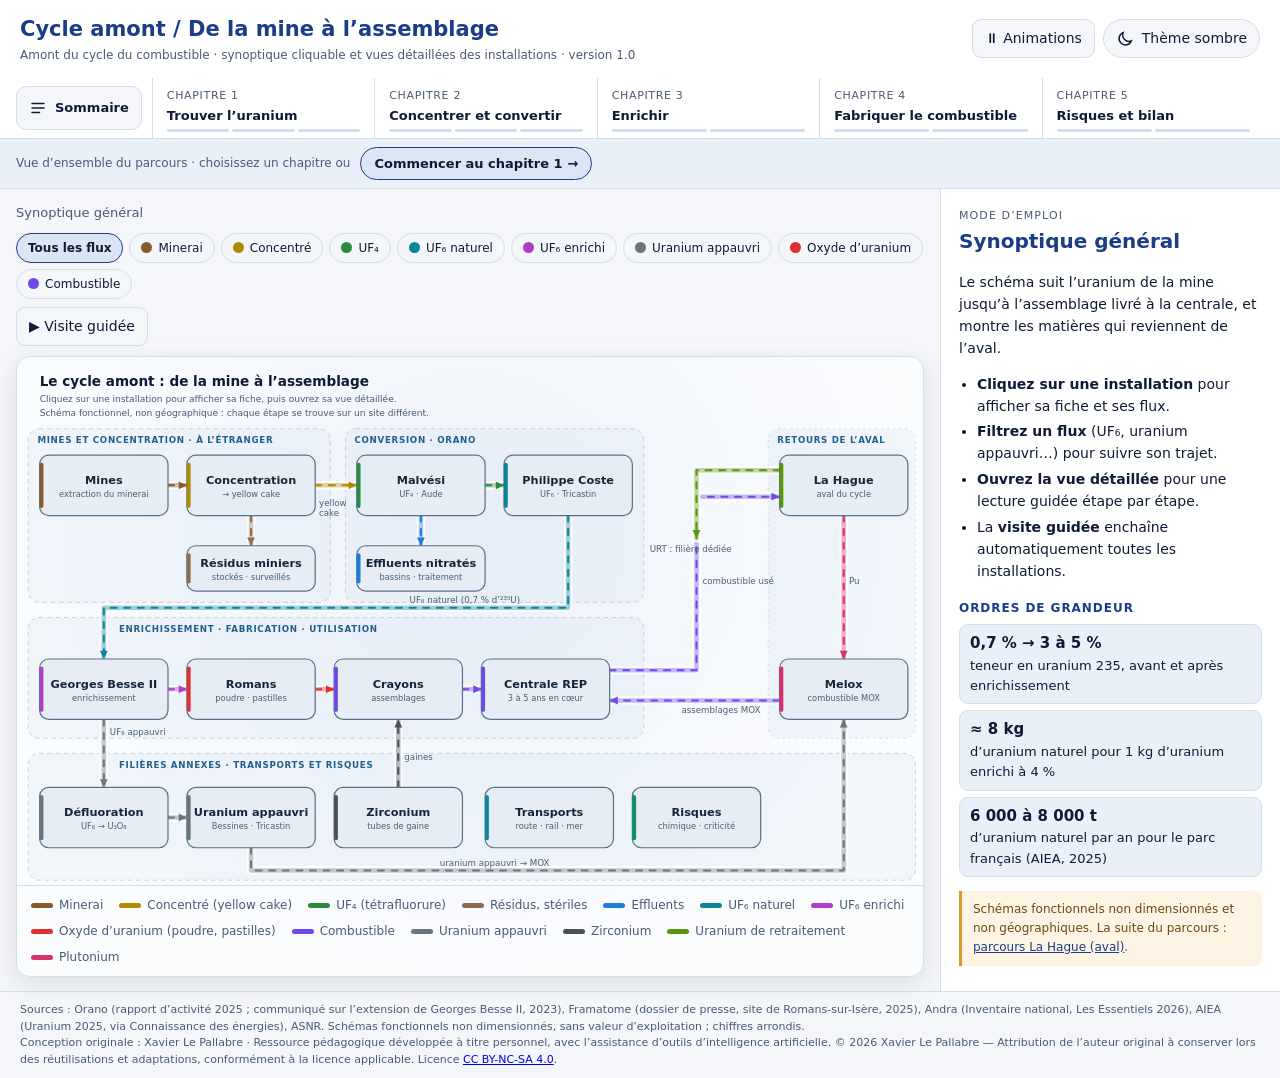
<file: amont.html>
<!doctype html><html><head><meta charset=utf8><meta name=viewport content="width=device-width,initial-scale=1,viewport-fit=cover">
<link rel="manifest" href="manifest.json">
<meta name="theme-color" content="#FFFFFF" media="(prefers-color-scheme: light)"><meta name="theme-color" content="#12204A" media="(prefers-color-scheme: dark)">
<link rel="icon" href="icons/icon.svg" type="image/svg+xml">
<link rel="apple-touch-icon" href="icons/apple-touch-icon.png">
<meta name="apple-mobile-web-app-capable" content="yes">
<meta name="mobile-web-app-capable" content="yes">
<meta name="apple-mobile-web-app-title" content="Sûreté &amp; Cycle">
<script>/* Hors ligne : enregistrement du service worker si la page est ouverte seule */
if('serviceWorker' in navigator&&location.protocol.startsWith('http')&&window.top===window)addEventListener('load',()=>navigator.serviceWorker.register('./service-worker.js').catch(console.warn));</script>
<style>:root{color-scheme:light;box-sizing:border-box;padding-top:env(safe-area-inset-top,0px);padding-bottom:env(safe-area-inset-bottom,0px)}html{scroll-padding-top:env(safe-area-inset-top,0px)}body{margin:0;padding:0;font:14px -apple-system,BlinkMacSystemFont,sans-serif;background:#fff;color:#000}img{max-width:100%}[hidden]:not([hidden=until-found i]){display:none!important}</style><link rel="stylesheet" href="fonts/lexend.css"><link rel="stylesheet" href="charte.css">
</head><body>
<title>Parcours cycle amont</title>
<style>
/* V2.1 — consolidation du rendu desktop et du comportement */
:root{--stage-outline:color-mix(in srgb,var(--accent) 22%,var(--border))}
.stage{box-shadow:0 7px 24px rgba(0,0,0,.10);border-color:var(--stage-outline)}
.nav button,.chip,.sbtn{transition:background-color .18s,border-color .18s,transform .18s}
.nav button:hover,.chip:hover,.sbtn:hover{border-color:var(--accent)}
.steptext{min-height:110px;line-height:1.62}
.steptext h3{font-size:17px}
.aside{line-height:1.57}
.eq.dim,.part.dim,.fl.dim{pointer-events:none}
/* Le masquage d’une étape suspend aussi ses mouvements */
.dim .spin,.dim .spin-fast,.dim .chop,.dim .feed,.dim .fall,.dim .rise,.dim .rise-long,.dim .lift,.dim .press,.dim .crush,.dim .fillup,.dim .glow,.dim .drip,.dim .move-r,
.dim .shear-feed,.dim .shear-blade,.dim .shear-clamp,.dim .shear-piece{animation-play-state:paused!important}
/* Un cycle unique coordonne avance, serrage, coupe et chute. Vue pédagogique, non cinématique réelle. */
.shear-feed{animation:shearFeed 7.2s ease-in-out infinite}
.shear-clamp{animation:shearClamp 7.2s ease-in-out infinite}
.shear-blade{animation:shearBlade 7.2s ease-in-out infinite}
.shear-piece{animation:shearPiece 7.2s linear infinite;opacity:0}
@keyframes shearFeed{0%,8%{transform:translateX(-35px)}25%,75%{transform:translateX(0)}90%,100%{transform:translateX(-35px)}}
@keyframes shearClamp{0%,25%,75%,100%{transform:translateX(0)}34%,66%{transform:translateX(8px)}}
@keyframes shearBlade{0%,38%,72%,100%{transform:translateY(0)}52%,58%{transform:translateY(39px)}}
@keyframes shearPiece{0%,53%{opacity:0;transform:translateY(0)}59%{opacity:1}80%,100%{opacity:0;transform:translateY(66px)}}
body.paused .shear-feed,body.paused .shear-clamp,body.paused .shear-blade,body.paused .shear-piece{animation-play-state:paused!important}
@media(prefers-reduced-motion:reduce){.shear-feed,.shear-clamp,.shear-blade,.shear-piece{animation:none!important}}

/* V2.2 — Gros plans techniques R1/T1, sans modification du parcours général */
.tech-zoom{margin-top:14px;border:1px solid var(--border);border-radius:12px;overflow:hidden;background:var(--panel)}
.tech-head{display:flex;justify-content:space-between;align-items:center;flex-wrap:wrap;gap:10px;padding:12px 14px;border-bottom:1px solid var(--border)}
.tech-head strong{font-size:15px}.tech-tabs{display:flex;gap:6px}.tech-tabs button{border:1px solid var(--border);border-radius:8px;background:var(--btn);padding:7px 11px}.tech-tabs button.active{border-color:var(--accent);background:var(--btn-active)}
.tech-svg{display:block;width:100%;height:auto;max-height:590px;background:radial-gradient(ellipse at 50% 40%,var(--canvas-glow),var(--canvas))}
.tech-foot{padding:10px 14px;color:var(--muted);font-size:12px;border-top:1px solid var(--border)}
.tech-label{fill:var(--label);font:15px system-ui,sans-serif}.tech-small{fill:var(--sublabel);font:12px system-ui,sans-serif}.tech-strong{fill:var(--label);font:bold 18px system-ui,sans-serif}
.tech-cut-blade{animation:techBlade 12s ease-in-out infinite}.tech-cut-clamp{animation:techClamp 12s ease-in-out infinite}.tech-cut-feed{animation:techFeed 12s ease-in-out infinite}.tech-cut-fall{animation:techFall 12s linear infinite;opacity:0}
@keyframes techBlade{0%,20%,38%,48%,65%,75%,92%,100%{transform:translateY(0)}27%,55%,82%{transform:translateY(105px)}}
@keyframes techClamp{0%,18%,37%,46%,64%,73%,91%,100%{transform:translateY(0)}23%,52%,79%{transform:translateY(15px)}}
@keyframes techFeed{0%,10%{transform:translateX(-28px)}18%,38%{transform:translateX(0)}46%,65%{transform:translateX(30px)}73%,92%{transform:translateX(60px)}100%{transform:translateX(-28px)}}
@keyframes techFall{0%,26%,53%,80%,100%{transform:translateY(0);opacity:0}29%,56%,83%{opacity:1}35%,62%,89%{transform:translateY(115px);opacity:0}}
.tech-wheel{animation:techWheel 28s linear infinite;transform-origin:560px 280px}
@keyframes techWheel{to{transform:rotate(360deg)}}
.tech-bubble{animation:techBubble 3s linear infinite;opacity:0}
@keyframes techBubble{0%{transform:translateY(0);opacity:0}25%{opacity:.7}100%{transform:translateY(-55px);opacity:0}}
body.paused .tech-cut-blade,body.paused .tech-cut-clamp,body.paused .tech-cut-feed,body.paused .tech-cut-fall,body.paused .tech-wheel,body.paused .tech-bubble{animation-play-state:paused!important}
@media(prefers-reduced-motion:reduce){.tech-cut-blade,.tech-cut-clamp,.tech-cut-feed,.tech-cut-fall,.tech-wheel,.tech-bubble{animation:none!important}}

/* V2.3 : suspension des gros plans non visibles et contraste des libellés */
.tech-zoom.hidden *, .tech-zoom[hidden] *{animation-play-state:paused!important}
.tech-foot{line-height:1.5}
</style>

<style>
/* ================= THÈMES ================= */
:root{color-scheme:dark;
 --bg:#0a121c;--panel:#111c2a;--panel2:#162436;--border:#26394d;--text:#e6eef6;--muted:#97abbd;--accent:#5cb3e6;
 --canvas:#0e1926;--canvas-glow:#13243a;--eq:#1b2c3f;--eq-stroke:#7f9db6;--label:#e3ecf4;--sublabel:#a3b6c7;
 --btn:#152538;--btn-active:#1f4f6e;--btn-active-border:#5cb3e6;--header:#0d1724;--focus:#ffffff;
 --zone:rgba(92,179,230,.045);--zone-stroke:#2c4a63;--zone-text:#8fc4e3;--water:#1d5a86;--water2:#2a78ab;--glow:#ff9b4f;--warn-bg:#2d2a24;--warn-text:#f0d9a6;--warn-border:#e0aa55;
 --m-comb:#b197fc;--m-sol:#f59f00;--m-u:#ffd43b;--m-pu:#f783ac;--m-pf:#ff6b6b;--m-coq:#adb5bd;--m-eff:#4dabf7;--m-gaz:#99e9f2;--m-dt:#d4a373;--m-solv:#69db7c;--m-verre:#63e6be;--m-eau:#74c0fc;--m-air:#ced4da;--m-upu:#ffa94d;--m-emb:#b9a88d;--m-min:#c49a6c;--m-yc:#ffd43b;--m-uf4:#8ce99a;--m-uf6:#66d9e8;--m-ue:#e599f7;--m-uapp:#adb5bd;--m-uo2:#ff8787;--m-zr:#e9ecef;--m-rea:#63e6be;--m-dech:#d4a373;--m-urt:#94d82d;}
@media (prefers-color-scheme: light){:root:not([data-theme="dark"]){color-scheme:light;
 --bg:#eef2f6;--panel:#ffffff;--panel2:#f4f7fa;--border:#cdd7e1;--text:#13202d;--muted:#52667a;--accent:#1f6fa8;
 --canvas:#fbfcfe;--canvas-glow:#f1f6fb;--eq:#e6edf4;--eq-stroke:#58718a;--label:#15263a;--sublabel:#4a5f74;
 --btn:#f3f6f9;--btn-active:#d6e8f5;--btn-active-border:#1f6fa8;--header:#ffffff;--focus:#0b3b5c;
 --zone:rgba(31,111,168,.04);--zone-stroke:#b4c9da;--zone-text:#1f5f8f;--water:#a5d0ee;--water2:#7db8e2;--glow:#e5741f;--warn-bg:#fdf4e3;--warn-text:#6b4a12;--warn-border:#d99a2b;
 --m-comb:#7048e8;--m-sol:#e67700;--m-u:#b08900;--m-pu:#d6336c;--m-pf:#e03131;--m-coq:#6c757d;--m-eff:#1c7ed6;--m-gaz:#0c8599;--m-dt:#8d6e4c;--m-solv:#2b8a3e;--m-verre:#099268;--m-eau:#1971c2;--m-air:#868e96;--m-upu:#d9480f;--m-emb:#80654b;--m-min:#8a5a2b;--m-yc:#b08900;--m-uf4:#2b8a3e;--m-uf6:#0c8599;--m-ue:#ae3ec9;--m-uapp:#6c757d;--m-uo2:#e03131;--m-zr:#495057;--m-rea:#099268;--m-dech:#8d6e4c;--m-urt:#5c940d;}}
:root[data-theme="light"]{color-scheme:light;
 --bg:#eef2f6;--panel:#ffffff;--panel2:#f4f7fa;--border:#cdd7e1;--text:#13202d;--muted:#52667a;--accent:#1f6fa8;
 --canvas:#fbfcfe;--canvas-glow:#f1f6fb;--eq:#e6edf4;--eq-stroke:#58718a;--label:#15263a;--sublabel:#4a5f74;
 --btn:#f3f6f9;--btn-active:#d6e8f5;--btn-active-border:#1f6fa8;--header:#ffffff;--focus:#0b3b5c;
 --zone:rgba(31,111,168,.04);--zone-stroke:#b4c9da;--zone-text:#1f5f8f;--water:#a5d0ee;--water2:#7db8e2;--glow:#e5741f;--warn-bg:#fdf4e3;--warn-text:#6b4a12;--warn-border:#d99a2b;
 --m-comb:#7048e8;--m-sol:#e67700;--m-u:#b08900;--m-pu:#d6336c;--m-pf:#e03131;--m-coq:#6c757d;--m-eff:#1c7ed6;--m-gaz:#0c8599;--m-dt:#8d6e4c;--m-solv:#2b8a3e;--m-verre:#099268;--m-eau:#1971c2;--m-air:#868e96;--m-upu:#d9480f;--m-emb:#80654b;--m-min:#8a5a2b;--m-yc:#b08900;--m-uf4:#2b8a3e;--m-uf6:#0c8599;--m-ue:#ae3ec9;--m-uapp:#6c757d;--m-uo2:#e03131;--m-zr:#495057;--m-rea:#099268;--m-dech:#8d6e4c;--m-urt:#5c940d;}
*{box-sizing:border-box}
body{margin:0;background:var(--bg);color:var(--text);font:14px/1.5 system-ui,"Segoe UI",Arial,sans-serif}
button,select{font:inherit;color:inherit}button{cursor:pointer}
button:focus-visible,.node:focus-visible,.eq:focus-visible{outline:3px solid var(--accent);outline-offset:2px}
.top{padding:14px 20px;display:flex;justify-content:space-between;align-items:center;gap:12px;background:var(--header);border-bottom:1px solid var(--border);flex-wrap:wrap}
.top h1{font-size:21px;margin:0}.top h1 span{color:var(--accent)}
.sub{color:var(--muted);font-size:12px}
.btn{border:1px solid var(--border);border-radius:9px;background:var(--btn);padding:8px 12px;min-height:38px}
.btn.active{background:var(--btn-active);border-color:var(--btn-active-border)}
.btn.primary{background:var(--btn-active);border-color:var(--btn-active-border);font-weight:600}
.theme-btn{display:inline-flex;align-items:center;gap:8px;border-radius:999px}
.theme-btn svg{width:18px;height:18px}
.nav{display:flex;gap:6px;flex-wrap:wrap;padding:10px 20px;border-bottom:1px solid var(--border);background:var(--panel)}
.nav button{border:1px solid var(--border);border-radius:999px;background:var(--btn);padding:6px 12px;font-size:12.5px}
.nav button.active{background:var(--btn-active);border-color:var(--btn-active-border);font-weight:600}
.nav .sep{width:1px;background:var(--border);margin:0 4px}
.layout{display:grid;grid-template-columns:minmax(0,1fr) 340px;min-height:calc(100vh - 120px)}
.main{padding-block:14px;padding-left:max(16px,env(safe-area-inset-left,0px));padding-right:max(16px,env(safe-area-inset-right,0px));min-width:0}
.aside{border-left:1px solid var(--border);background:var(--panel);padding:18px;overflow:auto}
.crumbs{display:flex;align-items:center;gap:8px;flex-wrap:wrap;margin-bottom:10px;font-size:13px;color:var(--muted)}
.crumbs a{color:var(--accent);cursor:pointer;text-decoration:underline}
.bar{display:flex;flex-wrap:wrap;gap:8px;align-items:center;justify-content:space-between;margin-bottom:10px}
.bar .grp{display:flex;flex-wrap:wrap;gap:6px;align-items:center}
.chip{border:1px solid var(--border);border-radius:999px;background:var(--btn);padding:5px 11px;font-size:12px;display:inline-flex;align-items:center;gap:6px}
.chip i{width:11px;height:11px;border-radius:50%;display:inline-block;background:var(--mc)}
.chip.active{background:var(--btn-active);border-color:var(--btn-active-border);font-weight:600}
.stage{border:1px solid var(--border);border-radius:14px;background:radial-gradient(ellipse at 50% 30%,var(--canvas-glow),var(--canvas) 75%);overflow:hidden}
.stage svg{display:block;width:100%;height:auto}
.legend{display:flex;flex-wrap:wrap;gap:8px 16px;padding:10px 14px;border-top:1px solid var(--border);font-size:12px;color:var(--muted)}
.legend span{display:inline-flex;align-items:center;gap:6px}.legend i{width:22px;height:5px;border-radius:3px;background:var(--mc);display:inline-block}
.steps{display:flex;flex-wrap:wrap;gap:6px;align-items:center;padding:10px 14px;border-top:1px solid var(--border)}
.steps .sbtn{border:1px solid var(--border);border-radius:999px;background:var(--btn);padding:6px 11px;font-size:12px}
.steps .sbtn.active{background:var(--btn-active);border-color:var(--btn-active-border);font-weight:700}
.steptext{padding:12px 16px 16px;border-top:1px solid var(--border);background:var(--panel)}
.steptext h3{margin:0 0 6px;font-size:16px}
.steptext p{margin:0 0 6px}
.steptext ul{margin:4px 0 0;padding-left:20px}.steptext li{margin:3px 0}
.note{color:var(--muted);font-size:12px}
.warning{border-left:3px solid var(--warn-border);padding:9px 11px;background:var(--warn-bg);color:var(--warn-text);font-size:12px;margin-top:14px;border-radius:0 8px 8px 0}
.aside h2{font-size:20px;margin:2px 0 4px}
.aside h3{font-size:12px;text-transform:uppercase;letter-spacing:.08em;color:var(--accent);margin:16px 0 6px}
.aside ul{margin:0;padding-left:18px}.aside li{margin:4px 0}
.kicker{font-size:11px;letter-spacing:.1em;text-transform:uppercase;color:var(--muted)}
.facts{display:grid;grid-template-columns:1fr;gap:6px}
.fact{border:1px solid var(--border);background:var(--panel2);border-radius:9px;padding:7px 10px;font-size:13px}
.fact b{display:block;font-size:15px}
.io{display:grid;grid-template-columns:auto 1fr;gap:4px 10px;font-size:13px}.io span{color:var(--muted)}
.openbtn{width:100%;margin-top:14px}
.footer{padding:10px 20px;border-top:1px solid var(--border);color:var(--muted);font-size:11px}
.hidden{display:none!important}

/* ================= SVG ================= */
.ttl{fill:var(--text);font-size:18px;font-weight:700}
.subt{fill:var(--muted);font-size:12px}
.zone{fill:var(--zone);stroke:var(--zone-stroke);stroke-dasharray:6 5}
.zt{fill:var(--zone-text);font-size:11.5px;font-weight:700;letter-spacing:.08em}
.free{fill:var(--sublabel);font-size:11.5px}
.node{cursor:pointer;outline:none;transition:opacity .25s}
.n-b{fill:var(--eq);stroke:var(--eq-stroke);stroke-width:1.6}
.n-strip{fill:var(--mc)}
.n-t{fill:var(--label);font-size:15px;font-weight:700;text-anchor:middle;pointer-events:none}
.n-s{fill:var(--sublabel);font-size:11px;text-anchor:middle;pointer-events:none}
.n-go{fill:var(--accent);font-size:10.5px;font-weight:700;text-anchor:end;pointer-events:none}
.node:hover .n-b,.node.sel .n-b{stroke:var(--focus);stroke-width:3}
.node.dim,.fl.dim{opacity:.16}
.fl{transition:opacity .25s}
.fl path{fill:none;stroke-linecap:round;stroke-linejoin:round}
.f-case{stroke:var(--canvas)}
.f-base{stroke:var(--mc);opacity:.38}
.f-dash{stroke:var(--mc);stroke-dasharray:8 10;animation:flow 1.4s linear infinite}
.fl .f-arr{fill:var(--mc);stroke:none}
.f-lab{fill:var(--mc);font-size:11px;font-weight:700}
.m-gaz .f-dash,.m-air .f-dash{stroke-dasharray:2 8}
@keyframes flow{to{stroke-dashoffset:-36}}
.m-comb{--mc:var(--m-comb)}.m-sol{--mc:var(--m-sol)}.m-u{--mc:var(--m-u)}.m-pu{--mc:var(--m-pu)}.m-pf{--mc:var(--m-pf)}.m-coq{--mc:var(--m-coq)}
.m-eff{--mc:var(--m-eff)}.m-gaz{--mc:var(--m-gaz)}.m-dt{--mc:var(--m-dt)}.m-solv{--mc:var(--m-solv)}.m-verre{--mc:var(--m-verre)}.m-eau{--mc:var(--m-eau)}.m-air{--mc:var(--m-air)}.m-emb{--mc:var(--m-emb)}.m-upu{--mc:var(--m-upu)}
/* Équipements des vues détaillées */
.eq{cursor:pointer;transition:opacity .3s}
.eq-b{fill:var(--eq);stroke:var(--eq-stroke);stroke-width:1.6}
.eq-t{fill:var(--label);font-size:13px;font-weight:700;text-anchor:middle;pointer-events:none}
.eq-s{fill:var(--sublabel);font-size:10.5px;text-anchor:middle;pointer-events:none}
.eq:hover .eq-b{stroke:var(--focus)}
.eq.hl .eq-b{stroke:var(--accent);stroke-width:3}
.dim{opacity:.17}
.part{transition:opacity .3s}
.lbl{fill:var(--label);font-size:12px}.lbl-s{fill:var(--sublabel);font-size:10.5px}
.mid{text-anchor:middle}.end{text-anchor:end}
.wall{fill:none;stroke:var(--eq-stroke);stroke-width:2}
.thin{fill:none;stroke:var(--eq-stroke);stroke-width:1.4}
.water{fill:var(--water);opacity:.55}
.metal{fill:var(--m-coq)}
/* Animations */
.spin{animation:spin 10s linear infinite;transform-box:fill-box;transform-origin:center}
.spin-fast{animation:spin 2.2s linear infinite;transform-box:fill-box;transform-origin:center}
@keyframes spin{to{transform:rotate(360deg)}}
.chop{animation:chop 1.6s ease-in-out infinite}
@keyframes chop{0%,40%,100%{transform:translateY(0)}55%{transform:translateY(34px)}}
.feed{animation:feed 3.2s ease-in-out infinite}
@keyframes feed{0%{transform:translateX(-40px)}50%,100%{transform:translateX(0)}}
.fall{animation:fall 1.6s linear infinite}
@keyframes fall{0%{transform:translateY(0);opacity:0}15%{opacity:1}100%{transform:translateY(80px);opacity:0}}
.rise{animation:rise 3s linear infinite}
@keyframes rise{0%{transform:translateY(0);opacity:0}20%{opacity:.9}100%{transform:translateY(-70px);opacity:0}}
.rise-long{animation:riseL 4s linear infinite}
@keyframes riseL{0%{transform:translateY(0);opacity:0}15%{opacity:1}85%{opacity:1}100%{transform:translateY(-240px);opacity:0}}
.lift{animation:lift 4s ease-in-out infinite}
@keyframes lift{0%,15%{transform:translateY(40px)}55%,100%{transform:translateY(0)}}
.press{animation:press 2.8s ease-in-out infinite}
@keyframes press{0%,30%,100%{transform:translateY(0)}60%{transform:translateY(58px)}}
.crush{animation:crush 2.8s ease-in-out infinite;transform-box:fill-box;transform-origin:bottom}
@keyframes crush{0%,30%,100%{transform:scaleY(1)}60%{transform:scaleY(.2)}}
.fillup{animation:fillup 6s ease-in-out infinite;transform-box:fill-box;transform-origin:bottom}
@keyframes fillup{0%{transform:scaleY(.05)}80%,100%{transform:scaleY(1)}}
.glow{animation:glow 1.8s ease-in-out infinite}
@keyframes glow{50%{opacity:.45}}
.drip{animation:drip 1.1s linear infinite}
@keyframes drip{0%{transform:translateY(0);opacity:0}20%{opacity:1}100%{transform:translateY(40px);opacity:0}}
.move-r{animation:mover 5s linear infinite}
.tr-move{animation:trMove 9s ease-in-out infinite}@keyframes trMove{0%,10%{transform:translateX(0)}45%,60%{transform:translateX(230px)}95%,100%{transform:translateX(0)}}
body.paused .tr-move{animation-play-state:paused}@media(prefers-reduced-motion:reduce){.tr-move{animation:none}}
@keyframes mover{0%{transform:translateX(0);opacity:0}10%{opacity:1}90%{opacity:1}100%{transform:translateX(860px);opacity:0}}
body.paused .fl .f-dash,body.paused .spin,body.paused .spin-fast,body.paused .chop,body.paused .feed,body.paused .fall,body.paused .rise,body.paused .rise-long,body.paused .lift,body.paused .press,body.paused .crush,body.paused .fillup,body.paused .glow,body.paused .drip,body.paused .move-r{animation-play-state:paused}
@media(prefers-reduced-motion:reduce){.f-dash,.spin,.spin-fast,.chop,.feed,.fall,.rise,.rise-long,.lift,.press,.crush,.fillup,.glow,.drip,.move-r{animation:none!important}}
@media(max-width:1020px){.layout{grid-template-columns:1fr}.aside{border-left:0;border-top:1px solid var(--border)}}
@media(max-width:560px){.top h1{font-size:17px}.nav{padding:8px}}
/* ===== Cycle amont : matières et animations ===== */
.m-min{--mc:var(--m-min)}.m-yc{--mc:var(--m-yc)}.m-uf4{--mc:var(--m-uf4)}.m-uf6{--mc:var(--m-uf6)}.m-ue{--mc:var(--m-ue)}.m-uapp{--mc:var(--m-uapp)}.m-uo2{--mc:var(--m-uo2)}.m-zr{--mc:var(--m-zr)}.m-rea{--mc:var(--m-rea)}.m-dech{--mc:var(--m-dech)}.m-urt{--mc:var(--m-urt)}
.pit-truck{animation:pitTruck 8s ease-in-out infinite}@keyframes pitTruck{0%,10%{transform:translate(0,0)}45%,55%{transform:translate(105px,-82px)}90%,100%{transform:translate(0,0)}}
.skip{animation:skip 6s ease-in-out infinite}@keyframes skip{0%,10%{transform:translateY(205px)}50%,60%{transform:translateY(0)}100%{transform:translateY(205px)}}
.punch{animation:punch 2.4s ease-in-out infinite}@keyframes punch{0%,30%,100%{transform:translateY(0)}55%{transform:translateY(22px)}}
.pel{animation:pel 4s linear infinite;opacity:0}@keyframes pel{0%{transform:translateX(0);opacity:0}10%{opacity:1}90%{opacity:1}100%{transform:translateX(180px);opacity:0}}
.rodin{animation:rodin 6s ease-in-out infinite}@keyframes rodin{0%,15%{transform:translateX(-30px);opacity:0}60%,100%{transform:translateX(0);opacity:1}}
.tr-move-s{animation:trs 6s ease-in-out infinite}@keyframes trs{0%,15%{transform:translateX(0)}50%,65%{transform:translateX(60px)}100%{transform:translateX(0)}}
.tz-rot{animation:tzRot .5s linear infinite}@keyframes tzRot{to{transform:translateX(24px)}}
.tz-heavy-l{animation:tzHL 3.6s linear infinite;opacity:0}@keyframes tzHL{0%{transform:translate(0,0);opacity:0}10%{opacity:1}40%{transform:translate(-68px,10px)}90%{opacity:1}100%{transform:translate(-68px,190px);opacity:0}}
.tz-heavy-r{animation:tzHR 3.6s linear infinite;opacity:0}@keyframes tzHR{0%{transform:translate(0,0);opacity:0}10%{opacity:1}40%{transform:translate(68px,10px)}90%{opacity:1}100%{transform:translate(68px,190px);opacity:0}}
.tz-light-l{animation:tzLL 3.6s linear infinite;opacity:0}@keyframes tzLL{0%{transform:translate(0,0);opacity:0}10%{opacity:1}35%{transform:translate(-14px,-6px)}90%{opacity:1}100%{transform:translate(-14px,-170px);opacity:0}}
.tz-light-r{animation:tzLR 3.6s linear infinite;opacity:0}@keyframes tzLR{0%{transform:translate(0,0);opacity:0}10%{opacity:1}35%{transform:translate(14px,-6px)}90%{opacity:1}100%{transform:translate(14px,-170px);opacity:0}}
.tz-heavy-s{animation:tzHS 3s linear infinite;opacity:0}@keyframes tzHS{0%{transform:translate(0,0);opacity:0}15%{opacity:1}40%{transform:translate(-11px,0)}100%{transform:translate(-11px,40px);opacity:0}}
.tz-light-s{animation:tzLS 3s linear infinite;opacity:0}@keyframes tzLS{0%{transform:translate(0,0);opacity:0}15%{opacity:1}100%{transform:translate(0,-40px);opacity:0}}
.tz-punch{animation:tzPunch 3s ease-in-out infinite}@keyframes tzPunch{0%,25%,100%{transform:translateY(0)}55%,65%{transform:translateY(99px)}}
.tz-fill{transform-box:fill-box;transform-origin:bottom;animation:tzFill 3s ease-in-out infinite}@keyframes tzFill{0%,25%,100%{transform:scaleY(1)}55%,65%{transform:scaleY(.5)}}
.tz-bar{transform-box:fill-box;transform-origin:bottom;animation:tzBar 4s ease-out infinite}@keyframes tzBar{0%{transform:scaleY(0)}40%,100%{transform:scaleY(1)}}
.aside a{color:var(--accent)}
.c3d-ctrl{display:flex;flex-wrap:wrap;gap:10px 18px;align-items:center;padding:10px 14px;border-bottom:1px solid var(--border);font-size:13px}.c3d-ctrl label{display:inline-flex;align-items:center;gap:8px}.c3d-sl input{width:150px;accent-color:var(--accent)}.c3d-views{display:inline-flex;gap:6px;flex-wrap:wrap}.c3d-ctrl .btn{min-height:32px;padding:5px 10px;font-size:12.5px}
.c3d-cv{display:block;width:100%;height:auto;cursor:grab;touch-action:none;background:radial-gradient(ellipse at 30% 50%,var(--canvas-glow),var(--canvas) 75%)}.c3d-cv:active{cursor:grabbing}
body.paused svg *,.dim *,.tech-zoom.hidden *{animation-play-state:paused!important}
@media(prefers-reduced-motion:reduce){svg *{animation:none!important}}
</style>
<header class="top">
 <div><h1>Cycle amont <span>/</span> De la mine à l’assemblage</h1><div class="sub">Amont du cycle du combustible · synoptique cliquable et vues détaillées des installations · version 1.0</div></div>
 <div class="bar" style="margin:0">
  <button class="btn" id="pauseBtn" type="button">⏸ Animations</button>
  <button id="themeBtn" class="btn theme-btn" type="button" aria-label="Basculer entre le design clair et le design sombre"><svg id="themeIcon" viewBox="0 0 24 24" fill="none" stroke="currentColor" stroke-width="2" stroke-linecap="round" aria-hidden="true"></svg><span id="themeTxt">Thème clair</span></button>
 </div>
</header>
<nav class="nav" id="nav" aria-label="Navigation entre les vues"></nav>

<div class="layout">
<main class="main">
 <div class="crumbs" id="crumbs"></div>

 <!-- SYNOPTIQUE GÉNÉRAL -->
 <section id="synSec">
  <div class="bar">
   <div class="grp" id="filters" role="group" aria-label="Filtrer les flux de matière"></div>
   <div class="grp"><button class="btn" id="tourBtn" type="button">▶ Visite guidée</button></div>
  </div>
  <div class="stage"><svg id="syn" viewBox="0 0 1200 700" role="img" aria-label="Synoptique général du cycle amont du combustible"></svg>
   <div class="legend" id="synLegend"></div></div>
 </section>

 <!-- VUE DÉTAILLÉE -->
 <section id="detSec" class="hidden">
  <div class="bar">
   <div class="grp"><button class="btn" id="prevView" type="button">← Installation précédente</button><button class="btn" id="nextView" type="button">Installation suivante →</button></div>
   <div class="grp"><button class="btn" id="playBtn" type="button">▶ Lecture guidée</button></div>
  </div>
  <div class="stage">
   <svg id="det" viewBox="0 0 1100 520" role="img"></svg>
   <div class="legend" id="detLegend"></div>
   <div class="steps" id="steps"></div>
   <div class="steptext" id="stepText" aria-live="polite"></div>
  </div>
  <div class="tech-zoom hidden" id="techZoom"></div>
 </section>
</main>

<aside class="aside" id="aside"></aside>
</div>
<footer class="footer">Sources : Orano (rapport d’activité 2025 ; communiqué sur l’extension de Georges Besse II, 2023), Framatome (dossier de presse, site de Romans-sur-Isère, 2025), Andra (Inventaire national, Les Essentiels 2026), AIEA (Uranium 2025, via Connaissance des énergies), ASNR. Schémas fonctionnels non dimensionnés, sans valeur d’exploitation ; chiffres arrondis.<br>Conception originale : Xavier Le Pallabre · Ressource pédagogique développée à titre personnel, avec l’assistance d’outils d’intelligence artificielle. © 2026 Xavier Le Pallabre — Attribution de l’auteur original à conserver lors des réutilisations et adaptations, conformément à la licence applicable. Licence <a href="https://creativecommons.org/licenses/by-nc-sa/4.0/deed.fr" rel="license noopener" target="_blank">CC BY-NC-SA 4.0</a>.</footer>

<script>
"use strict";
const $=id=>document.getElementById(id);
/* =====================================================================
   1. MATIÈRES ET OUTILS DE DESSIN
   ===================================================================== */
const MAT={min:'Minerai',sol:'Solution uranifère',yc:'Concentré (yellow cake)',uf4:'UF₄ (tétrafluorure)',uf6:'UF₆ naturel',ue:'UF₆ enrichi',uapp:'Uranium appauvri',uo2:'Oxyde d’uranium (poudre, pastilles)',comb:'Combustible',zr:'Zirconium',rea:'Réactifs (acides, HF, F₂, H₂)',eff:'Effluents',gaz:'Gaz',dech:'Résidus, stériles',urt:'Uranium de retraitement',pu:'Plutonium',air:'Air de ventilation'};
function pts(d){const t=d.match(/[MLHV]|-?\d+(?:\.\d+)?/g);const p=[];let c='M',x=0,y=0,i=0;
 while(i<t.length){const k=t[i];if(/[MLHV]/.test(k)){c=k;i++;continue;}
  if(c==='M'||c==='L'){x=+t[i];y=+t[i+1];i+=2;}else if(c==='H'){x=+t[i];i++;}else{y=+t[i];i++;}p.push([x,y]);}return p;}
function F(d,m,s,o={}){const p=pts(d),a=p[p.length-2],b=p[p.length-1],ang=Math.atan2(b[1]-a[1],b[0]-a[0]),w=o.w||6,sz=w+6;
 const tri=`M${b[0]} ${b[1]} L${(b[0]-sz*Math.cos(ang-.45)).toFixed(1)} ${(b[1]-sz*Math.sin(ang-.45)).toFixed(1)} L${(b[0]-sz*Math.cos(ang+.45)).toFixed(1)} ${(b[1]-sz*Math.sin(ang+.45)).toFixed(1)}Z`;
 return `<g class="fl m-${m}" data-m="${m}"${s!==''?` data-s="${s}"`:''}${o.n?` data-n="${o.n}"`:''}>${o.noCase?'':`<path class="f-case" d="${d}" stroke-width="${w+5}"/>`}<path class="f-base" d="${d}" stroke-width="${w}"/><path class="f-dash" d="${d}" stroke-width="${Math.max(2,w*.45).toFixed(1)}"/>${o.noArrow?'':`<path class="f-arr" d="${tri}"/>`}${o.lab?`<text class="f-lab" x="${o.lab[0]}" y="${o.lab[1]}"${o.lab[3]?` text-anchor="${o.lab[3]}"`:''}>${o.lab[2]}</text>`:''}</g>`;}
function B(x,y,w,h,t,sub,s,o={}){const L=Array.isArray(sub)?sub:(sub?[sub]:[]),cx=x+w/2;
 const ty=o.top?y+20:(y+h/2-(L.length*13)/2+5);
 return `<g class="eq" data-s="${s}" tabindex="0" role="button" aria-label="${t}"><rect class="eq-b" x="${x}" y="${y}" width="${w}" height="${h}" rx="${o.rx??11}"/>${o.inner||''}<text class="eq-t" x="${cx}" y="${ty}">${t}</text>${L.map((l,i)=>`<text class="eq-s" x="${cx}" y="${ty+15+i*13}">${l}</text>`).join('')}</g>`;}
const PT=(s,inner)=>`<g class="part" data-s="${s}">${inner}</g>`;
const TX=(x,y,t,c='lbl',a='')=>`<text class="${c}${a?' '+a:''}" x="${x}" y="${y}">${t}</text>`;
const bubbles=(xs,y,c,cls='rise')=>xs.map((x,i)=>`<circle class="${cls}" cx="${x}" cy="${y}" r="3" fill="${c}" opacity=".8" style="animation-delay:${(i*.55).toFixed(2)}s"/>`).join('');
const cyl=(x,y,w,h,c,extra='')=>`<rect x="${x}" y="${y}" width="${w}" height="${h}" rx="${h/2}" fill="var(--eq)" stroke="${c}" stroke-width="2.5"${extra}/><path d="M${x+h*.6} ${y+3} V${y+h-3} M${x+w-h*.6} ${y+3} V${y+h-3}" stroke="var(--eq-stroke)" stroke-width="1.5"/>`;
const column=(x,y,h,s,label)=>PT(s,`<rect x="${x}" y="${y}" width="50" height="${h}" rx="22" fill="var(--eq)" stroke="var(--eq-stroke)" stroke-width="2"/><rect x="${x+4}" y="${y+4}" width="42" height="${h*0.55}" rx="18" fill="var(--m-sol)" opacity=".18"/><rect x="${x+4}" y="${y+h*0.5}" width="42" height="${h*0.48}" rx="18" fill="var(--m-rea)" opacity=".16"/>${Array.from({length:Math.floor((h-40)/22)},(_,i)=>`<path d="M${x+8} ${y+24+i*22}H${x+42}" stroke="var(--eq-stroke)" stroke-width="1.2" stroke-dasharray="3 3"/>`).join('')}${[0,.6,1.2,1.8,2.4,3.0].map((d,i)=>`<circle class="rise-long" cx="${x+12+(i%3)*13}" cy="${y+h-14}" r="3.4" fill="var(--m-sol)" style="animation-delay:${d}s"/>`).join('')}<text class="lbl mid" x="${x+25}" y="${y-8}">${label}</text>`);

/* =====================================================================
   2. FICHES DES INSTALLATIONS (synoptique)
   ===================================================================== */
const FICHE={
mine:{t:'Mines d’uranium',full:'Extraction du minerai',m:'min',view:'mine',
 role:'Extraire de la roche un minerai qui contient le plus souvent de 0,1 % à quelques pour cent d’uranium.',
 does:['Trois techniques : mine à ciel ouvert, mine souterraine, lixiviation in situ (ISR) sans excavation.','Le Kazakhstan, premier producteur mondial, exploite surtout par ISR ; le Canada possède des gisements à très haute teneur.','Orano exploite notamment KATCO au Kazakhstan (51 %, ISR) et participe aux mines canadiennes de Cigar Lake et McArthur River.','La France n’a plus de mine en activité depuis 2001.'],
 io:[['Entrée','Gisement d’uranium'],['Sorties','Minerai → usine de concentration ; stériles']],
 keys:[['production variableU','production de KATCO en 2025 (Orano)'],['6 000 à 8 000 t','besoin annuel du parc français en uranium naturel (AIEA, 2025)']]},
conc:{t:'Concentration',full:'Usine de traitement du minerai',m:'yc',view:'conc',
 role:'Extraire chimiquement l’uranium du minerai, près de la mine, pour obtenir un concentré solide : le « yellow cake ».',
 does:['Concassage et broyage du minerai.','Lixiviation (le plus souvent à l’acide sulfurique) : l’uranium passe en solution.','Séparation solide-liquide, purification (solvant ou résines), précipitation, séchage.','Le concentré est expédié en fûts métalliques vers la conversion.'],
 io:[['Entrée','Minerai ou solution de lixiviation in situ'],['Sorties','Yellow cake → Malvési ; résidus de traitement']]},
residus:{t:'Résidus miniers',full:'Stériles et résidus de traitement',m:'dech',view:'conc',
 role:'La roche stérile et les résidus du traitement contiennent encore les descendants radioactifs de l’uranium (radium, radon).',
 does:['Résidus stockés dans des parcs ou d’anciennes fosses, recouverts et surveillés.','En France, environ 250 anciens sites miniers ont été exploités de 1948 à 2001 ; ils restent surveillés.','Principal enjeu : le radon et la qualité des eaux.'],
 io:[['Entrée','Résidus de la concentration'],['Sortie','Stockage surveillé']]},
malv:{t:'Orano Malvési',full:'Conversion, 1ʳᵉ étape : du concentré à l’UF₄',m:'uf4',view:'malv',
 role:'Purifier le concentré puis le transformer en tétrafluorure d’uranium (UF₄), près de Narbonne (Aude).',
 does:['Dissolution des concentrés dans l’acide nitrique.','Purification par extraction au solvant (TBP), comme à La Hague.','Précipitation et calcination (UO₃), réduction à l’hydrogène (UO₂), puis hydrofluoration (UF₄).','Gestion des effluents nitratés dans des bassins et une unité de traitement.'],
 io:[['Entrée','Concentrés du monde entier'],['Sortie','UF₄ → Philippe Coste (Tricastin)']],
 keys:[['14 000 t','capacité nominale annuelle de la conversion Orano'],['≈ 60 000 t','marché mondial de la conversion']]},
effl:{t:'Effluents nitratés',full:'Bassins et traitement des effluents de Malvési',m:'eff',view:'malv',
 role:'Les effluents de la conversion, riches en nitrates, sont décantés et évaporés dans des bassins puis traités.',
 does:['Décantation des boues, évaporation naturelle des eaux.','Les anciens bassins de décantation constituent une installation nucléaire de base (ECRIN).','Enjeu environnemental important du site.'],
 io:[['Entrée','Effluents de la purification et de la précipitation'],['Sortie','Boues entreposées ; eaux traitées']]},
pcoste:{t:'Orano Philippe Coste',full:'Conversion, 2ᵉ étape : de l’UF₄ à l’UF₆',m:'uf6',view:'pcoste',
 role:'Fixer deux atomes de fluor supplémentaires pour obtenir l’hexafluorure d’uranium (UF₆), forme utilisée pour l’enrichissement par centrifugation gazeuse.',
 does:['Production du fluor par électrolyse de l’acide fluorhydrique.','Fluoration de l’UF₄ dans un réacteur à flamme : UF₄ + F₂ → UF₆.','Piégeage de l’UF₆ à froid, puis remplissage des conteneurs 48Y.','Usine mise en service en 2018 sur le site du Tricastin (Drôme).'],
 io:[['Entrée','UF₄ de Malvési'],['Sortie','UF₆ naturel en conteneurs 48Y → Georges Besse II']]},
gb2:{t:'Georges Besse II',full:'Enrichissement par centrifugation',m:'ue',view:'gb2',
 role:'Augmenter la proportion d’uranium 235 de 0,7 % à 3 à 5 %, la teneur utilisée dans les réacteurs à eau sous pression.',
 does:['Des milliers de centrifugeuses montées en cascade.','Chaque machine sépare un peu les molécules d’UF₆ selon leur masse.','Deux sorties : UF₆ enrichi (conteneurs 30B) et UF₆ appauvri (conteneurs 48Y).','Extension en cours : des modules supplémentaires.'],
 io:[['Entrée','UF₆ naturel'],['Sorties','UF₆ enrichi → fabrication ; UF₆ appauvri → défluoration']],
 keys:[['7,5 M UTS','capacité atteinte en 2016'],['+ 2,5 M UTS','extension, calendrier industriel prévisionnel'],['investissement industriel','investissement de l’extension']]},
defl:{t:'Défluoration (usine W)',full:'Transformation de l’UF₆ appauvri en oxyde',m:'uapp',view:'defl',
 role:'Transformer l’UF₆ appauvri en U₃O₈, une poudre stable, beaucoup plus sûre à entreposer.',
 does:['Hydrolyse de l’UF₆ par la vapeur d’eau puis calcination en four.','L’acide fluorhydrique récupéré est valorisé.','L’oxyde est conditionné en conteneurs métalliques.'],
 io:[['Entrée','UF₆ appauvri de Georges Besse II'],['Sortie','U₃O₈ → entreposage']]},
stock:{t:'Uranium appauvri',full:'Entreposage d’une matière valorisable',m:'uapp',view:'defl',
 role:'L’uranium appauvri est une matière radioactive : une réutilisation est prévue.',
 does:['Entreposé principalement à Bessines-sur-Gartempe (Haute-Vienne) et au Tricastin.','Il sert déjà de support au combustible MOX.','Il pourra être réenrichi ou utilisé dans de futurs réacteurs à neutrons rapides.'],
 io:[['Entrée','U₃O₈ de la défluoration'],['Sortie','Melox (MOX) ; réserve stratégique']],
 keys:[['stock de matière','stock d’uranium appauvri fin 2024 (Andra)']]},
romans:{t:'Framatome Romans',full:'Fabrication de la poudre et des pastilles',m:'uo2',view:'romans',
 role:'Transformer l’UF₆ enrichi en poudre d’oxyde UO₂, puis en pastilles frittées, à Romans-sur-Isère (Drôme).',
 does:['Conversion de l’UF₆ en poudre d’UO₂ dans des fours.','Pressage de pastilles d’environ 8 mm de diamètre et 7 g.','Frittage à environ 1 700 °C, rectification, contrôle.'],
 io:[['Entrée','UF₆ enrichi en conteneurs 30B'],['Sortie','Pastilles d’UO₂ → crayons']],
 keys:[['≈ 1 700 °C','température de frittage'],['production variable','uranium mis en œuvre en 2024']]},
zr:{t:'Gaines en zirconium',full:'Filière zirconium de Framatome',m:'zr',view:'assemb',
 role:'Fabriquer les tubes de gaine et les pièces de structure en alliage de zirconium, qui absorbe très peu les neutrons.',
 does:['Du minerai de zircon à l’éponge de zirconium, puis aux lingots d’alliage.','Laminage en tubes d’environ 4 m de long.','Sites Framatome en France : Jarrie, Ugine, Rugles, Paimboeuf.'],
 io:[['Entrée','Zircon'],['Sortie','Tubes de gaine → Romans']]},
assemb:{t:'Crayons et assemblages',full:'Montage du combustible',m:'comb',view:'assemb',
 role:'Empiler les pastilles dans les gaines pour former des crayons, puis réunir les crayons en assemblages.',
 does:['Environ 300 pastilles par crayon, un ressort, deux bouchons soudés, de l’hélium sous pression.','Assemblage 17 × 17 : 264 crayons, 24 tubes-guides, 1 tube d’instrumentation.','Grilles de maintien, embouts supérieur et inférieur.'],
 io:[['Entrées','Pastilles, gaines, pièces de structure'],['Sortie','Assemblages neufs → centrales']]},
reacteur:{t:'Centrale REP',full:'Utilisation du combustible',m:'comb',view:'',
 role:'Fin de l’amont : les assemblages neufs sont livrés à la centrale, entreposés puis chargés dans le cœur.',
 does:['Un cœur de REP 1300 MWe compte 193 assemblages ; un REP 900 MWe en compte 157.','Une partie des assemblages est renouvelée à chaque arrêt pour rechargement.','Après 3 à 5 ans, l’assemblage usé entre dans l’aval du cycle.'],
 io:[['Entrée','Assemblages neufs UOX, MOX ou URE'],['Sortie','Combustible usé → aval du cycle']]},
lahague:{t:'La Hague (aval)',full:'Lien avec l’aval du cycle',m:'urt',view:'',
 role:'Le traitement du combustible usé produit des matières qui reviennent vers l’amont.',
 does:['L’uranium de retraitement (URT) est converti puis réenrichi pour fabriquer du combustible URE.','Le plutonium part à Melox pour fabriquer du MOX.','Pour le détail de l’usine : <a href="lahague.html">parcours La Hague</a>.'],
 io:[['Entrée','Combustible usé'],['Sorties','URT → conversion ; Pu → Melox']]},
melox:{t:'Melox',full:'Fabrication du combustible MOX',m:'pu',view:'',
 role:'Mélanger l’oxyde de plutonium et l’oxyde d’uranium appauvri pour fabriquer le MOX, à Marcoule (Gard).',
 does:['Le plutonium remplace l’uranium 235 comme matière fissile.','Même procédé de pastilles, crayons et assemblages qu’à Romans, mais en boîtes à gants.','Le MOX est chargé dans 22 réacteurs de 900 MWe et fournit environ 10 % de l’électricité nucléaire.'],
 io:[['Entrées','PuO₂ de La Hague, uranium appauvri'],['Sortie','Assemblages MOX → centrales']]},
transport:{t:'Transports',full:'Transports de l’amont',m:'uf6',view:'risques',
 role:'Chaque étape se trouve sur un site différent : concentrés, UF₄, UF₆ et assemblages voyagent par route, rail et mer.',
 does:['UF₆ naturel : conteneurs 48Y ; UF₆ enrichi : conteneurs 30B dans une coque de protection.','Assemblages neufs : emballages dédiés, faible radioactivité.','Réglementation internationale du transport des matières radioactives.'],
 io:[['Entrées','Toutes les usines'],['Sorties','Toutes les usines']]},
risques:{t:'Risques et contrôles',full:'Sûreté du cycle amont',m:'rea',view:'risques',
 role:'Dans l’amont, le risque chimique est souvent plus important que le risque radiologique ; le risque de criticité apparaît avec l’enrichissement.',
 does:['Risque chimique : UF₆, acide fluorhydrique, fluor, acide nitrique.','Criticité : géométrie sûre, limitation des masses, contrôle de la modération.','Radioprotection : radon dans les mines, poussières d’uranium.','Contrôle de l’ASNR ; garanties Euratom et AIEA contre la prolifération.'],
 io:[['Concerne','Toutes les installations de l’amont']]}
};

/* =====================================================================
   3. SYNOPTIQUE GÉNÉRAL
   ===================================================================== */
const SYN_NODES=[
 ['mine',30,130,170,80,'Mines','extraction du minerai'],
 ['conc',225,130,170,80,'Concentration','→ yellow cake'],
 ['residus',225,250,170,60,'Résidus miniers','stockés · surveillés'],
 ['malv',450,130,170,80,'Malvési','UF₄ · Aude'],
 ['effl',450,250,170,60,'Effluents nitratés','bassins · traitement'],
 ['pcoste',645,130,170,80,'Philippe Coste','UF₆ · Tricastin'],
 ['lahague',1010,130,170,80,'La Hague','aval du cycle'],
 ['gb2',30,400,170,80,'Georges Besse II','enrichissement'],
 ['romans',225,400,170,80,'Romans','poudre · pastilles'],
 ['assemb',420,400,170,80,'Crayons','assemblages'],
 ['reacteur',615,400,170,80,'Centrale REP','3 à 5 ans en cœur'],
 ['melox',1010,400,170,80,'Melox','combustible MOX'],
 ['defl',30,570,170,80,'Défluoration','UF₆ → U₃O₈'],
 ['stock',225,570,170,80,'Uranium appauvri','Bessines · Tricastin'],
 ['zr',420,570,170,80,'Zirconium','tubes de gaine'],
 ['transport',620,570,170,80,'Transports','route · rail · mer'],
 ['risques',815,570,170,80,'Risques','chimique · criticité']
];
const SYN_FLOWS=[
 ['M200 170 H225','min','mine conc'],['M395 170 H450','yc','conc malv'],['M620 170 H645','uf4','malv pcoste'],
 ['M310 210 V250','dech','conc residus'],['M535 210 V250','eff','malv effl'],
 ['M730 210 V332 H115 V400','uf6','pcoste gb2'],
 ['M200 440 H225','ue','gb2 romans'],['M395 440 H420','uo2','romans assemb'],['M590 440 H615','comb','assemb reacteur'],
 ['M115 480 V570','uapp','gb2 defl'],['M200 610 H225','uapp','defl stock'],['M505 570 V480','zr','zr assemb'],
 ['M785 415 H900 V185 H1010','comb','reacteur lahague'],['M1010 150 H900 V240','urt','lahague'],
 ['M1095 210 V400','pu','lahague melox'],['M1010 455 H785','comb','melox reacteur'],
 ['M310 650 V680 H1095 V480','uapp','stock melox']
];
function N(id,x,y,w,h,t,s){const f=FICHE[id];
 return `<g class="node" data-node="${id}" tabindex="0" role="button" aria-label="${t} — ${s}"><rect class="n-b" x="${x}" y="${y}" width="${w}" height="${h}" rx="12"/><rect class="n-strip m-${f.m}" x="${x}" y="${y+10}" width="5" height="${h-20}" rx="2.5"/><text class="n-t" x="${x+w/2}" y="${y+h/2-2}">${t}</text><text class="n-s" x="${x+w/2}" y="${y+h/2+15}">${s}</text></g>`;}
function buildSyn(){
 let s=`<text class="ttl" x="30" y="38">Le cycle amont : de la mine à l’assemblage</text><text class="subt" x="30" y="60">Cliquez sur une installation pour afficher sa fiche, puis ouvrez sa vue détaillée.</text><text class="subt" x="30" y="78">Schéma fonctionnel, non géographique : chaque étape se trouve sur un site différent.</text>`;
 s+=`<rect class="zone" x="15" y="95" width="400" height="230" rx="14"/><text class="zt" x="27" y="114">MINES ET CONCENTRATION · À L’ÉTRANGER</text>`;
 s+=`<rect class="zone" x="435" y="95" width="395" height="230" rx="14"/><text class="zt" x="447" y="114">CONVERSION · ORANO</text>`;
 s+=`<rect class="zone" x="15" y="345" width="815" height="160" rx="14"/><text class="zt" x="135" y="364">ENRICHISSEMENT · FABRICATION · UTILISATION</text>`;
 s+=`<rect class="zone" x="995" y="95" width="195" height="410" rx="14" style="stroke-dasharray:2 6"/><text class="zt" x="1007" y="114">RETOURS DE L’AVAL</text>`;
 s+=`<rect class="zone" x="15" y="525" width="1175" height="168" rx="14"/><text class="zt" x="135" y="544">FILIÈRES ANNEXES · TRANSPORTS ET RISQUES</text>`;
 s+=SYN_FLOWS.map(([d,m,n])=>F(d,m,'',{n})).join('');
 s+=`<text class="free" x="400" y="198">yellow</text><text class="free" x="400" y="211">cake</text><text class="free" x="520" y="326">UF₆ naturel (0,7 % d’²³⁵U)</text><text class="free" x="908" y="300">combustible usé</text><text class="free" x="838" y="258">URT : filière dédiée</text><text class="free" x="1102" y="300">Pu</text><text class="free" x="880" y="472">assemblages MOX</text><text class="free" x="123" y="500">UF₆ appauvri</text><text class="free" x="560" y="674">uranium appauvri → MOX</text><text class="free" x="513" y="534">gaines</text>`;
 s+=SYN_NODES.map(a=>N(...a)).join('');
 $('syn').innerHTML=s;
 const used=[...new Set(SYN_FLOWS.map(f=>f[1]))];
 $('synLegend').innerHTML=used.map(m=>`<span class="m-${m}"><i></i>${MAT[m]}</span>`).join('');
 $('filters').innerHTML=`<button class="chip active" data-f="all" type="button">Tous les flux</button>`+['min','yc','uf4','uf6','ue','uapp','uo2','comb'].map(m=>`<button class="chip m-${m}" data-f="${m}" type="button"><i></i>${MAT[m].replace(/ \(.*\)/,'')}</button>`).join('');
}

/* =====================================================================
   4. VUES DÉTAILLÉES
   ===================================================================== */
const GT=[[2,5],[2,8],[2,11],[3,3],[3,13],[5,2],[5,5],[5,8],[5,11],[5,14],[8,2],[8,5],[8,11],[8,14],[11,2],[11,5],[11,8],[11,11],[11,14],[13,3],[13,13],[14,5],[14,8],[14,11]];
const VIEWS={
/* ---------- Mines ---------- */
mine:{t:'Mines d’uranium — extraire le minerai',sub:'Trois techniques selon la profondeur et la nature du gisement',fiche:'mine',
 intro:'L’uranium est présent partout dans l’écorce terrestre, mais il n’est exploitable que dans des gisements assez riches. Selon la profondeur et la géologie, on creuse une fosse, on descend sous terre, ou l’on dissout l’uranium directement dans la roche.',
 steps:[
 {t:'Exploration',d:'<p>Les géologues repèrent les zones favorables (cartes, mesures de radioactivité depuis le sol ou par avion), puis réalisent des <b>forages carottés</b> pour connaître la forme du gisement et sa <b>teneur</b>. Il s’écoule souvent plus de dix ans entre la découverte et la production.</p>'},
 {t:'Mine à ciel ouvert',d:'<p>Pour un gisement proche de la surface, on creuse une <b>fosse en gradins</b>. Les <b>stériles</b> (roche sans valeur) sont retirés, puis le minerai est abattu à l’explosif, chargé par des pelles et transporté par camions.</p><p class="note">Il faut souvent déplacer beaucoup plus de stériles que de minerai.</p>'},
 {t:'Mine souterraine',d:'<p>Pour un gisement profond, on accède au minerai par des <b>puits</b> et des <b>galeries</b>. Une <b>ventilation forcée</b> renouvelle l’air en permanence. Au Canada, les gisements à très haute teneur de Cigar Lake et McArthur River imposent des méthodes spéciales : congélation du terrain, abattage à distance.</p>'},
 {t:'Lixiviation in situ (ISR)',d:'<p>Quand le minerai se trouve dans une couche de <b>grès perméable</b> entre deux couches d’<b>argile imperméable</b>, on n’excave rien : une solution (eau, acide, oxydant) est <b>injectée</b> par des puits, dissout l’uranium, puis est <b>pompée</b> par d’autres puits. L’uranium est récupéré en surface sur des résines.</p><p class="note">Pas de stériles ni de résidus de broyage. Technique dominante au Kazakhstan, premier producteur mondial ; KATCO (Orano 51 %) y a produit production variable d’uranium en 2025.</p>'},
 {t:'Radioprotection',d:'<p>Le minerai est peu radioactif, mais l’uranium produit en se désintégrant du <b>radon</b>, un gaz radioactif qui s’accumule dans les galeries. On le maîtrise par la <b>ventilation</b>, des mesures en continu et la <b>dosimétrie</b> individuelle des mineurs. Les poussières sont aussi surveillées.</p>'},
 {t:'Après la mine',d:'<p>Une mine fermée doit être <b>réaménagée</b> (comblement, couverture, revégétalisation) puis <b>surveillée</b>. En France, environ 250 sites ont été exploités de 1948 à 2001 ; la dernière mine a fermé en 2001 et les anciens sites restent suivis.</p>'}],
 svg:()=>{let s='';
  s+=`<rect x="20" y="150" width="1060" height="270" fill="var(--m-min)" opacity=".09"/><path d="M20 150 H1080" stroke="var(--eq-stroke)" stroke-width="2"/>`;
  s+=B(40,24,300,56,'Mine à ciel ouvert',['fosse en gradins · camions'],'2');
  s+=B(400,24,290,56,'Mine souterraine',['puits · galeries · ventilation'],'3');
  s+=B(740,24,340,56,'Lixiviation in situ (ISR)',['puits d’injection et de production'],'4');
  // ciel ouvert
  s+=PT('2',`<ellipse cx="205" cy="278" rx="88" ry="24" fill="var(--m-min)" opacity=".75"/><path d="M40 150 L75 150 L88 185 L118 185 L131 220 L161 220 L174 255 L236 255 L249 220 L279 220 L292 185 L322 185 L335 150 Z" fill="var(--canvas)" stroke="var(--eq-stroke)" stroke-width="2"/><text class="lbl mid" x="205" y="300">minerai</text>
   <g class="pit-truck"><rect x="182" y="234" width="30" height="12" rx="2" fill="var(--m-min)"/><rect x="212" y="236" width="10" height="10" rx="2" fill="var(--eq-stroke)"/><circle cx="190" cy="249" r="4" fill="var(--eq-stroke)"/><circle cx="216" cy="249" r="4" fill="var(--eq-stroke)"/></g>
   <path d="M338 150 L358 126 L378 150 Z" fill="var(--m-dech)" opacity=".85"/><text class="lbl-s mid" x="358" y="118">stériles</text>`);
  // souterraine
  s+=PT('3 5',`<ellipse cx="600" cy="345" rx="78" ry="40" fill="var(--m-min)" opacity=".75"/><rect x="464" y="150" width="12" height="240" fill="var(--canvas)" stroke="var(--eq-stroke)"/><rect x="476" y="300" width="200" height="16" fill="var(--canvas)" stroke="var(--eq-stroke)"/><rect x="476" y="374" width="200" height="16" fill="var(--canvas)" stroke="var(--eq-stroke)"/><rect x="650" y="150" width="10" height="166" fill="var(--canvas)" stroke="var(--eq-stroke)"/>
   <path d="M445 150 L470 96 L495 150 M454 130 H486" fill="none" stroke="var(--eq-stroke)" stroke-width="3"/><circle class="spin" cx="470" cy="96" r="8" fill="none" stroke="var(--eq-stroke)" stroke-width="3" stroke-dasharray="5 3"/>
   <rect class="skip" x="466" y="160" width="8" height="16" rx="1" fill="var(--m-min)"/>
   <text class="lbl-s" x="440" y="200" text-anchor="end">puits</text><text class="lbl-s" x="560" y="405">galeries</text>`);
  s+=F('M655 118 V300','air','3 5',{w:3,lab:[645,132,'air frais','end']});
  s+=PT('5',`${[500,540,580,620].map((x,i)=>`<circle class="rise" cx="${x}" cy="372" r="3" fill="var(--m-gaz)" style="animation-delay:${i*.7}s"/>`).join('')}<text class="lbl-s" x="560" y="340" style="fill:var(--m-gaz);font-weight:700">radon</text>`);
  // exploration (forage)
  s+=PT('1',`<path d="M700 150 L710 104 L720 150 M703 136 H717" fill="none" stroke="var(--accent)" stroke-width="2.5"/><path d="M710 150 V405" stroke="var(--accent)" stroke-width="2" stroke-dasharray="6 4"/>${[220,280,340].map(y=>`<rect x="706" y="${y}" width="8" height="18" rx="2" fill="var(--m-min)"/>`).join('')}<text class="lbl-s mid" x="710" y="98">forage</text>`);
  // ISR
  s+=PT('4',`<rect x="740" y="150" width="340" height="130" fill="var(--m-dt)" opacity=".18"/><rect x="740" y="280" width="340" height="90" fill="var(--m-min)" opacity=".35"/><rect x="740" y="370" width="340" height="50" fill="var(--m-dt)" opacity=".18"/><text class="lbl-s end" x="1074" y="270">argile imperméable</text><text class="lbl-s end" x="1074" y="364">grès minéralisé (aquifère)</text><text class="lbl-s end" x="1074" y="413">argile imperméable</text>${[770,835,900,965,1030].map(x=>`<rect x="${x-6}" y="118" width="12" height="12" rx="2" fill="var(--eq)" stroke="var(--eq-stroke)"/>`).join('')}<text class="lbl-s" x="745" y="104" style="fill:var(--m-rea)">injection : eau + acide + oxydant</text>`);
  [770,900,1030].forEach(x=>s+=F(`M${x} 132 V352`,'rea','4',{w:4,noCase:true}));
  [835,965].forEach(x=>s+=F(`M${x} 352 V132`,'sol','4',{w:4,noCase:true}));
  [[778,827],[892,843],[908,957],[1022,973]].forEach(([a,b])=>s+=F(`M${a} 330 H${b}`,'sol','4',{w:3,noCase:true}));
  s+=F('M835 112 H1070','sol','4',{w:3,noCase:true,lab:[1070,104,'vers l’usine','end']});
  // bandeau bas
  s+=B(20,436,250,62,'Exploration',['géophysique · forages carottés'],'1');
  s+=B(290,436,250,62,'Radioprotection',['radon · ventilation · dosimètres'],'5');
  s+=B(560,436,250,62,'Après-mine',['réaménagement · surveillance'],'6');
  s+=B(830,436,250,62,'Minerai',['0,1 % à quelques % d’uranium'],'2 3');
  return s;}},

/* ---------- Concentration ---------- */
conc:{t:'Concentration — du minerai au yellow cake',sub:'Usine de traitement implantée près de la mine',fiche:'conc',
 intro:'Le minerai contient trop peu d’uranium pour être transporté tel quel. Près de la mine, une usine le broie et le traite chimiquement pour obtenir un concentré solide, le yellow cake, plusieurs centaines de fois plus riche.',
 steps:[
 {t:'Concassage et broyage',d:'<p>Le minerai est <b>concassé</b> puis <b>broyé</b> finement et mélangé à de l’eau : on obtient une <b>pulpe</b>. Plus les grains sont fins, plus l’attaque chimique est efficace.</p>'},
 {t:'Lixiviation',d:'<p>La pulpe est attaquée dans des cuves agitées, le plus souvent par de l’<b>acide sulfurique</b> avec un oxydant (une attaque alcaline est utilisée pour certains minerais). L’uranium passe <b>en solution</b>.</p>'},
 {t:'Séparation solide-liquide',d:'<p>Par <b>décantation</b> et <b>filtration</b>, on sépare la solution chargée en uranium des <b>résidus solides</b>, qui contiennent encore les descendants radioactifs de l’uranium (radium).</p>'},
 {t:'Purification',d:'<p>La solution est purifiée et concentrée par <b>extraction par solvant</b> ou sur <b>résines échangeuses d’ions</b> : l’uranium est séparé des autres métaux dissous.</p><p class="note">Pour la lixiviation in situ, la solution pompée arrive directement à cette étape.</p>'},
 {t:'Précipitation et séchage',d:'<p>L’uranium est <b>précipité</b>, filtré, puis <b>séché</b> ou calciné. On obtient une poudre jaune à brune, le <b>yellow cake</b>, conditionnée en <b>fûts métalliques</b> et expédiée vers la conversion.</p>'},
 {t:'Résidus et effluents',d:'<p>Les résidus de traitement sont stockés dans des <b>parcs à résidus</b> ou d’anciennes fosses, recouverts et surveillés (radon, eaux). Les effluents sont neutralisés et recyclés autant que possible.</p>'}],
 svg:()=>{let s='';
  s+=PT('1',`<path d="M20 260 L70 190 L120 260 Z" fill="var(--m-min)" opacity=".85"/><text class="lbl mid" x="70" y="282">minerai</text>`);
  s+=F('M120 225 H140','min','1',{w:5});
  s+=B(140,150,130,110,'Concassage',['broyage'],'1',{top:true,inner:`<circle class="spin" cx="205" cy="225" r="20" fill="none" stroke="var(--m-min)" stroke-width="3" stroke-dasharray="7 5"/><circle cx="205" cy="225" r="5" fill="var(--eq-stroke)"/>`});
  s+=F('M270 215 H310','min','1 2',{w:6,lab:[290,205,'pulpe','middle']});
  s+=B(350,40,130,50,'Réactifs',['acide · oxydant'],'2');
  s+=F('M415 90 V150','rea','2',{w:4});
  s+=B(310,150,210,130,'Lixiviation',['cuves agitées'],'2',{top:true,inner:[325,390,455].map(x=>`<rect x="${x}" y="200" width="55" height="70" rx="6" fill="var(--m-sol)" opacity=".28" stroke="var(--eq-stroke)"/><path d="M${x+27} 192 V250 M${x+15} 250 H${x+40}" stroke="var(--eq-stroke)" stroke-width="2"/>${bubbles([x+14,x+28,x+42],262,'var(--m-sol)')}`).join('')});
  s+=F('M520 215 H560','sol','2 3',{w:6});
  s+=B(560,150,170,130,'Séparation',['décantation · filtration'],'3',{top:true,inner:`<path d="M575 205 H715 L690 265 H600 Z" fill="var(--m-sol)" opacity=".2" stroke="var(--eq-stroke)"/><path d="M610 255 H680 L690 265 H600 Z" fill="var(--m-dech)"/>`});
  s+=F('M730 215 H770','sol','3 4',{w:6});
  s+=B(770,150,150,130,'Purification',['solvant ou résines'],'4',{top:true,inner:`${[795,835,875].map(x=>`<rect x="${x}" y="200" width="22" height="70" rx="10" fill="var(--m-sol)" opacity=".25" stroke="var(--eq-stroke)"/>`).join('')}`});
  s+=F('M920 215 H950','sol','4 5',{w:6});
  s+=B(950,150,130,130,'Précipitation',['séchage'],'5',{top:true,inner:`<rect class="glow" x="965" y="215" width="100" height="34" rx="17" fill="var(--glow)" opacity=".35"/><rect x="965" y="215" width="100" height="34" rx="17" fill="none" stroke="var(--eq-stroke)" stroke-width="2"/>`});
  s+=F('M1015 280 V318','yc','5',{w:6});
  s+=PT('5',`${[958,998,1038].map(x=>`<rect x="${x}" y="325" width="34" height="50" rx="4" fill="var(--m-yc)" opacity=".9"/><ellipse cx="${x+17}" cy="325" rx="17" ry="5" fill="var(--m-yc)"/><path d="M${x} 342 H${x+34} M${x} 358 H${x+34}" stroke="var(--canvas)" stroke-width="2"/>`).join('')}<text class="lbl mid" x="1015" y="396">yellow cake</text><text class="lbl-s mid" x="1015" y="410">fûts métalliques</text><text class="lbl-s mid" x="1015" y="424">→ conversion (Malvési)</text>`);
  s+=F('M645 280 V360','dech','3 6',{w:5,lab:[655,325,'résidus solides']});
  s+=B(540,360,220,90,'Parc à résidus',['couvert et surveillé'],'6',{top:true,inner:`<rect x="560" y="410" width="180" height="26" rx="4" fill="var(--m-dech)" opacity=".5"/><rect x="580" y="404" width="140" height="10" rx="3" fill="var(--m-eau)" opacity=".4"/>`});
  s+=F('M845 280 V360','eff','4 6',{w:4,lab:[853,325,'raffinats']});
  s+=B(780,360,150,90,'Effluents',['neutralisation','recyclage'],'6');
  s+=PT('2 4',`<text class="lbl-s" x="140" y="330">Lixiviation in situ :</text><text class="lbl-s" x="140" y="344">la solution pompée entre</text><text class="lbl-s" x="140" y="358">directement en purification.</text>`);
  return s;}},

/* ---------- Malvési ---------- */
malv:{t:'Orano Malvési — du concentré à l’UF₄',sub:'Narbonne (Aude) · première étape de la conversion',fiche:'malv',
 intro:'Les concentrés arrivent du monde entier avec des impuretés variables. Malvési les purifie, puis transforme l’uranium en tétrafluorure (UF₄), une poudre verte appelée « sel vert ».',
 steps:[
 {t:'Réception et échantillonnage',d:'<p>Les fûts de concentrés sont pesés, identifiés et <b>échantillonnés</b> : la teneur en uranium et les impuretés sont mesurées, car elles conditionnent le traitement et le bilan de matière.</p>'},
 {t:'Dissolution',d:'<p>Le concentré est dissous dans l’<b>acide nitrique</b> : on obtient une solution impure de nitrate d’uranyle.</p>'},
 {t:'Purification par solvant',d:'<p>Comme à La Hague, une <b>extraction liquide-liquide</b> au tributylphosphate (TBP) fait passer l’uranium dans le solvant et laisse les impuretés dans l’acide. L’uranium est ensuite réextrait : on obtient un <b>nitrate d’uranyle de grande pureté</b>.</p>'},
 {t:'Précipitation et calcination',d:'<p>L’uranium est précipité puis <b>calciné</b> : on obtient le trioxyde d’uranium <b>UO₃</b>, une poudre.</p>'},
 {t:'Réduction et hydrofluoration',d:'<p>Dans des fours, l’UO₃ est d’abord <b>réduit par l’hydrogène</b> en UO₂, puis mis au contact d’<b>acide fluorhydrique</b> gazeux : UO₂ + 4 HF → <b>UF₄</b> + 2 H₂O. L’UF₄ est conditionné et expédié vers le Tricastin.</p>'},
 {t:'Effluents nitratés',d:'<p>Les effluents, chargés en <b>nitrates</b>, sont envoyés dans des <b>bassins de décantation et d’évaporation</b>, puis traités. Les anciens bassins de décantation constituent aujourd’hui une installation nucléaire de base (ECRIN).</p>'}],
 svg:()=>{let s='';
  s+=B(20,160,140,90,'Réception',['fûts de concentrés','échantillonnage'],'1');
  s+=F('M160 205 H195','yc','1 2',{w:6});
  s+=B(205,40,120,46,'HNO₃',['acide nitrique'],'2');s+=F('M265 86 V160','rea','2',{w:4});
  s+=B(195,160,140,90,'Dissolution','','2',{inner:bubbles([220,250,280,310],238,'var(--m-sol)')});
  s+=F('M335 205 H370','sol','2 3',{w:6});
  s+=column(370,80,230,'3','Purification TBP');
  s+=F('M420 110 H545 V160','sol','3 4',{w:6,lab:[430,100,'nitrate d’uranyle pur']});
  s+=B(470,160,150,90,'Précipitation',['calcination → UO₃'],'4',{inner:`<rect class="glow" x="490" y="226" width="110" height="12" rx="6" fill="var(--glow)" opacity=".5"/>`});
  s+=F('M620 205 H660','uo2','4 5',{w:6,lab:[640,195,'UO₃','middle']});
  s+=F('M710 60 V140','rea','5',{w:4,lab:[717,74,'H₂']});s+=F('M800 60 V140','rea','5',{w:4,lab:[807,74,'HF']});
  s+=B(660,140,190,130,'Réduction · fluoration',['UO₃ + H₂ → UO₂ + H₂O','UO₂ + 4 HF → UF₄'],'5',{top:true,inner:`<rect class="glow" x="680" y="214" width="150" height="40" rx="8" fill="var(--glow)" opacity=".28"/><rect x="680" y="214" width="150" height="40" rx="8" fill="none" stroke="var(--eq-stroke)" stroke-width="2"/>`});
  s+=F('M850 205 H880','uf4','5',{w:6});
  s+=B(880,150,200,100,'UF₄',['« sel vert » · conteneurs'],'5',{top:true,inner:`<path d="M950 240 L980 210 L1010 240 Z" fill="var(--m-uf4)" opacity=".85"/>`});
  s+=F('M980 250 V300 H1092','uf4','5',{w:6,lab:[1088,292,'vers Philippe Coste (Tricastin)','end']});
  // effluents
  s+=F('M395 310 V380','eff','3 6',{w:4});s+=F('M545 250 V380','eff','4 6',{w:4});
  s+=PT('6',`<text class="lbl mid" x="420" y="372">bassins de décantation et d’évaporation</text>${[210,320,430,540].map((x,i)=>`<rect x="${x}" y="385" width="95" height="70" rx="6" fill="var(--m-eff)" opacity=".28" stroke="var(--eq-stroke)"/><rect x="${x+6}" y="438" width="83" height="12" rx="3" fill="var(--m-dech)" opacity=".7"/>`).join('')}`);
  s+=F('M640 420 H680','eff','6',{w:4});
  s+=B(680,385,210,75,'Traitement des nitrates',['effluents nitratés'],'6');
  return s;}},

/* ---------- Philippe Coste ---------- */
pcoste:{t:'Orano Philippe Coste — de l’UF₄ à l’UF₆',sub:'Tricastin (Drôme) · deuxième étape de la conversion, usine mise en service en 2018',fiche:'pcoste',
 intro:'L’enrichissement trie des molécules gazeuses : il faut donc un composé d’uranium qui devienne gazeux à basse température. C’est l’hexafluorure d’uranium, UF₆, obtenu en ajoutant du fluor à l’UF₄.',
 steps:[
 {t:'Production du fluor',d:'<p>Le fluor F₂ est fabriqué sur place par <b>électrolyse</b> de l’acide fluorhydrique anhydre : 2 HF → F₂ (à l’anode) + H₂ (à la cathode). Le fluor est l’un des corps les plus réactifs qui existent.</p>'},
 {t:'Fluoration en réacteur à flamme',d:'<p>L’UF₄ en poudre et le fluor sont introduits dans un <b>réacteur à flamme</b> : la réaction UF₄ + F₂ → <b>UF₆</b> est très exothermique. L’UF₆ sort à l’état gazeux ; les cendres, qui contiennent encore de l’uranium, sont recyclées.</p>'},
 {t:'Filtration et piégeage à froid',d:'<p>Le gaz est filtré puis refroidi dans des <b>cristallisoirs</b> : l’UF₆ se dépose à l’état <b>solide</b> sur les parois froides, tandis que les gaz non condensables continuent vers le traitement des gaz.</p>'},
 {t:'Remplissage des conteneurs',d:'<p>Les cristallisoirs sont réchauffés : l’UF₆ devient <b>liquide</b> sous pression et est transféré dans des conteneurs <b>48Y</b> (environ 12,5 t d’UF₆). En refroidissant, il redevient solide pour le transport et l’entreposage.</p>'},
 {t:'Propriétés de l’UF₆',d:'<ul><li>À la pression atmosphérique, l’UF₆ solide se transforme directement en gaz (<b>sublimation</b>) vers 56,5 °C.</li><li>Il réagit violemment avec l’eau ou l’humidité de l’air : il se forme de l’<b>acide fluorhydrique (HF)</b>, très toxique et corrosif, et du fluorure d’uranyle.</li></ul><p class="note">Le risque chimique de l’UF₆ est plus important que son risque radiologique.</p>'},
 {t:'Traitement des gaz',d:'<p>Les gaz non condensés sont <b>lavés</b> dans des colonnes avant rejet contrôlé : le fluor et l’acide fluorhydrique résiduels sont piégés.</p>'}],
 svg:()=>{let s='';
  s+=B(20,70,180,80,'Silo d’UF₄',['poudre de Malvési'],'2');
  s+=F('M200 110 H385 V140','uf4','2',{w:5});
  s+=B(20,250,190,110,'Électrolyse',['2 HF → F₂ + H₂'],'1',{top:true,inner:`<rect x="45" y="305" width="140" height="44" rx="6" fill="var(--m-rea)" opacity=".2" stroke="var(--eq-stroke)"/><path d="M85 300 V345 M145 300 V345" stroke="var(--eq-stroke)" stroke-width="4"/>${bubbles([80,92,140,152],340,'var(--m-rea)')}`});
  s+=F('M115 440 V360','rea','1',{w:4,lab:[123,432,'HF anhydre']});
  s+=F('M60 250 V200','gaz','1',{w:3,lab:[68,214,'H₂']});
  s+=F('M210 305 H330','rea','1 2',{w:5,lab:[270,295,'F₂','middle']});
  s+=B(330,140,110,250,'Réacteur',['à flamme'],'2',{top:true,inner:`<ellipse class="glow" cx="385" cy="270" rx="30" ry="70" fill="var(--glow)" opacity=".55"/><ellipse cx="385" cy="285" rx="14" ry="40" fill="var(--m-yc)" opacity=".6"/>`});
  s+=F('M385 390 V450 H300','dech','2',{w:3,lab:[296,444,'cendres → recyclées','end']});
  s+=F('M440 170 H500','uf6','2 3',{w:6,lab:[470,160,'UF₆ gaz','middle']});
  s+=B(500,130,140,80,'Filtres',['poussières'],'3');
  s+=F('M640 170 H690','uf6','3',{w:6});
  s+=B(690,120,170,120,'Cristallisoirs',['piégeage à froid','UF₆ solide'],'3',{top:true,inner:`${[0,1,2,3,4].map(i=>`<path d="M${712+i*30} 196 l6 8 l-6 8 l6 8" fill="none" stroke="var(--m-uf6)" stroke-width="2"/>`).join('')}`});
  s+=F('M775 120 V60 H900','gaz','6',{w:4,lab:[790,52,'gaz non condensés']});
  s+=B(900,30,180,60,'Lavage des gaz',['→ cheminée'],'6');
  s+=F('M775 240 V300','uf6','4',{w:6,lab:[783,275,'réchauffé : liquide']});
  s+=B(640,300,270,100,'Conteneur 48Y',['≈ 12,5 t d’UF₆'],'4',{top:true,inner:`${cyl(660,348,230,40,'var(--m-uf6)')}<rect class="fillup" x="680" y="352" width="190" height="32" rx="6" fill="var(--m-uf6)" opacity=".45"/>`});
  s+=F('M910 350 H1092','uf6','4',{w:6,lab:[1088,340,'vers Georges Besse II','end']});
  s+=B(470,420,320,80,'Propriétés de l’UF₆',['sublimation vers 56,5 °C (pression atm.)','+ eau → HF, toxique et corrosif'],'5');
  return s;}},

/* ---------- Georges Besse II ---------- */
gb2:{t:'Georges Besse II — enrichissement par centrifugation',sub:'Tricastin · 14 modules de centrifugeuses, 4 nouveaux en construction',fiche:'gb2',
 intro:'L’uranium naturel ne contient que 0,7 % d’uranium 235, l’isotope fissile. Les REP ont besoin de 3 à 5 %. Les deux isotopes ont presque la même masse : il faut des milliers de centrifugeuses en cascade pour les séparer progressivement.',
 steps:[
 {t:'Alimentation',d:'<p>Le conteneur 48Y est placé dans une <b>étuve</b> et réchauffé : l’UF₆ repasse à l’état <b>gazeux</b> et alimente la cascade, au milieu de celle-ci.</p>'},
 {t:'La centrifugeuse',d:'<p>Dans un rotor qui tourne à très grande vitesse sous vide, la force centrifuge pousse les molécules les plus lourdes (²³⁸UF₆) vers la <b>paroi</b> ; les plus légères (²³⁵UF₆) restent un peu plus près de l’<b>axe</b>. Un courant interne fait monter le gaz enrichi d’un côté et descendre le gaz appauvri de l’autre ; deux écopes les soutirent.</p><p class="note">Voir la centrifugeuse en 3D sous le schéma : réglez la vitesse et observez la répartition des molécules.</p>'},
 {t:'La cascade',d:'<p>Une machine n’enrichit que très peu. On monte donc les centrifugeuses <b>en série</b> (étages successifs) pour augmenter la teneur, et <b>en parallèle</b> pour augmenter le débit. Le gaz enrichi passe à l’étage supérieur, le gaz appauvri redescend à l’étage inférieur.</p>'},
 {t:'Deux produits',d:'<ul><li><b>UF₆ enrichi</b> à 3 à 5 % d’uranium 235 : conteneurs <b>30B</b>, plus petits, vers la fabrication du combustible.</li><li><b>UF₆ appauvri</b> à environ 0,2 à 0,3 % : conteneurs 48Y, vers la défluoration.</li></ul>'},
 {t:'Bilan matière',d:'<p>Pour obtenir <b>1 kg</b> d’uranium enrichi à 4 %, il faut environ <b>8 kg</b> d’uranium naturel ; il reste environ <b>7 kg</b> d’uranium appauvri. Le travail de séparation se mesure en <b>UTS</b> (unités de travail de séparation).</p><p class="note">Vérification : 8 kg × 0,71 % ≈ 57 g d’uranium 235 = 40 g dans le produit + ≈ 17 g dans le résidu.</p>'},
 {t:'Énergie et capacité',d:'<p>La centrifugation consomme environ <b>50 fois moins d’électricité</b> que la diffusion gazeuse de l’ancienne usine Eurodif, arrêtée en 2012. Georges Besse II a atteint <b>7,5 millions d’UTS</b> en 2016 ; l’extension (+ 2,5 millions d’UTS, 4 modules) doit produire à partir de 2028.</p>'}],
 svg:()=>{let s='';
  s+=B(20,120,200,170,'Étuve',['conteneur 48Y chauffé','UF₆ → gaz'],'1',{top:true,inner:`<rect class="glow" x="32" y="196" width="176" height="80" rx="10" fill="var(--glow)" opacity=".18"/>${cyl(40,214,160,46,'var(--m-uf6)')}`});
  s+=F('M220 150 H262 V68 H502 V86','uf6','1 3',{w:5,lab:[270,60,'UF₆ naturel 0,7 %']});
  const NS=[2,3,4,5,6,6,5,4,3,2];let c='';
  NS.forEach((n,i)=>{const x=310+i*48,top=230-n*46/2;
   for(let k=0;k<n;k++){const y=top+k*46+4;c+=`<rect x="${x}" y="${y}" width="16" height="38" rx="7" fill="var(--eq)" stroke="var(--m-ue)" stroke-width="1.8"/><rect class="glow" x="${x+4}" y="${y+5}" width="8" height="28" rx="4" fill="var(--m-ue)" opacity=".35" style="animation-delay:${((i+k)*.25).toFixed(2)}s"/>`;}
   if(i<NS.length-1){c+=F(`M${x+18} 212 H${x+46}`,'ue','3',{w:2,noCase:true});c+=F(`M${x+46} 250 H${x+18}`,'uapp','3',{w:2,noCase:true});}});
  s+=PT('2 3',c);
  s+=PT('3',`<text class="lbl-s mid" x="526" y="374">étages en série →</text><text class="lbl-s mid" x="526" y="388">enrichi vers la droite, appauvri vers la gauche</text>`);
  s+=F('M760 212 H860','ue','4',{w:6,lab:[810,202,'enrichi 3 à 5 %','middle']});
  s+=B(860,140,220,120,'Produit enrichi',['conteneur 30B','UF₆ à 3-5 % d’²³⁵U'],'4',{top:true,inner:cyl(900,206,140,36,'var(--m-ue)')});
  s+=F('M318 280 V480 H970 V420','uapp','4',{w:6,lab:[640,472,'appauvri ≈ 0,2 à 0,3 %','middle']});
  s+=B(860,300,220,120,'Résidu appauvri',['conteneur 48Y','→ défluoration'],'4',{top:true,inner:cyl(890,366,160,40,'var(--m-uapp)')});
  s+=B(860,24,220,100,'Bilan matière',['≈ 8 kg d’uranium naturel','→ 1 kg à 4 %','+ ≈ 7 kg appauvri'],'5',{top:true});
  s+=B(20,330,260,170,'Centrifugeuse',['rotor à très grande vitesse','²³⁸U → paroi','²³⁵U → axe'],'2',{top:true,inner:`<rect x="226" y="350" width="40" height="140" rx="12" fill="none" stroke="var(--eq-stroke)" stroke-width="2"/><rect x="232" y="358" width="28" height="124" rx="9" fill="var(--m-uf6)" opacity=".15"/><path d="M246 352 V488" stroke="var(--eq-stroke)" stroke-dasharray="3 3"/>${[0,1,2].map(i=>`<circle class="tz-heavy-s" cx="246" cy="${390+i*30}" r="3.2" fill="var(--m-uapp)" style="animation-delay:${i*.5}s"/><circle class="tz-light-s" cx="246" cy="${400+i*30}" r="3.2" fill="var(--m-ue)" style="animation-delay:${i*.5+.25}s"/>`).join('')}`});
  s+=B(330,400,270,50,'Cascade',['des milliers de machines'],'3');
  s+=B(620,400,220,50,'Énergie',['≈ 50 × moins que la diffusion'],'6');
  return s;}},

/* ---------- Défluoration ---------- */
defl:{t:'Défluoration et entreposage de l’uranium appauvri',sub:'Usine W du Tricastin · entreposage à Bessines-sur-Gartempe et au Tricastin',fiche:'defl',
 intro:'Pour 1 kg d’uranium enrichi, l’enrichissement laisse environ 7 kg d’uranium appauvri sous forme d’UF₆. Pour l’entreposer durablement et plus sûrement, on le transforme en oxyde stable, U₃O₈.',
 steps:[
 {t:'Conteneurs d’UF₆ appauvri',d:'<p>L’UF₆ appauvri sort de Georges Besse II dans des conteneurs <b>48Y</b>, entreposés sur des parcs avant leur traitement.</p>'},
 {t:'Hydrolyse et calcination',d:'<p>Dans l’<b>usine W</b>, l’UF₆ est vaporisé et mis au contact de <b>vapeur d’eau</b> : il se forme du fluorure d’uranyle (UO₂F₂) et de l’acide fluorhydrique. Le fluorure d’uranyle est ensuite transformé en <b>U₃O₈</b> dans un four.</p>'},
 {t:'Récupération de l’acide fluorhydrique',d:'<p>L’<b>acide fluorhydrique</b> produit est récupéré, purifié et <b>valorisé</b> dans l’industrie chimique : le fluor n’est pas perdu.</p>'},
 {t:'Conditionnement',d:'<p>L’U₃O₈ est une <b>poudre stable</b>, peu soluble, qui ne présente pas le risque chimique de l’UF₆. Elle est conditionnée en <b>conteneurs métalliques</b>.</p>'},
 {t:'Entreposage',d:'<p>Les conteneurs sont entreposés dans des bâtiments, principalement à <b>Bessines-sur-Gartempe</b> (Haute-Vienne) et au <b>Tricastin</b>. Fin 2024, la France détenait environ <b>stock de matière</b> d’uranium appauvri (Andra).</p>'},
 {t:'Une matière, pas un déchet',d:'<p>L’uranium appauvri est classé <b>matière radioactive</b> : une réutilisation est prévue.</p><ul><li>Il sert déjà de <b>support au MOX</b> fabriqué à Melox.</li><li>Il peut être <b>réenrichi</b> si le prix de l’uranium naturel augmente.</li><li>Il pourrait alimenter de futurs <b>réacteurs à neutrons rapides</b>.</li></ul>'}],
 svg:()=>{let s='';
  s+=B(20,140,240,180,'Parc d’entreposage',['conteneurs 48Y d’UF₆ appauvri'],'1',{top:true,inner:[0,1,2].map(r=>[0,1].map(c=>cyl(40+c*110,200+r*38,95,28,'var(--m-uapp)')).join('')).join('')});
  s+=F('M260 230 H300','uapp','1 2',{w:6});
  s+=B(300,120,190,220,'Hydrolyse',['UF₆ + vapeur d’eau'],'2',{top:true,inner:`<rect x="345" y="180" width="100" height="140" rx="16" fill="var(--m-uapp)" opacity=".18" stroke="var(--eq-stroke)" stroke-width="2"/>${bubbles([365,385,405,425],310,'var(--m-eau)','rise')}`});
  s+=F('M490 250 H530','uapp','2',{w:6,lab:[510,240,'UO₂F₂','middle']});
  s+=B(530,180,220,110,'Four de calcination',['→ U₃O₈'],'2',{inner:`<rect class="glow" x="550" y="252" width="180" height="26" rx="13" fill="var(--glow)" opacity=".35"/><rect x="550" y="252" width="180" height="26" rx="13" fill="none" stroke="var(--eq-stroke)" stroke-width="2"/>`});
  s+=F('M395 120 V60 H560','rea','3',{w:4,lab:[405,74,'HF']});
  s+=B(560,30,220,60,'Acide fluorhydrique',['récupéré et valorisé'],'3');
  s+=F('M750 235 H800','uapp','4',{w:6,lab:[775,225,'U₃O₈','middle']});
  s+=B(800,160,130,130,'Conditionnement',['poudre en','conteneurs'],'4',{top:true,inner:`<rect x="835" y="235" width="60" height="44" rx="4" fill="var(--m-uapp)" opacity=".7"/>`});
  s+=F('M865 290 V340','uapp','4 5',{w:6});
  s+=B(800,340,280,110,'Entreposage',['Bessines-sur-Gartempe (Haute-Vienne)','Tricastin (Drôme)'],'5',{top:true,inner:[0,1,2,3,4].map(i=>`<rect x="${830+i*46}" y="408" width="36" height="30" rx="3" fill="var(--m-uapp)" opacity=".55"/>`).join('')});
  s+=B(300,380,440,90,'Une matière valorisable',['support du MOX · réenrichissement','réacteurs à neutrons rapides'],'6');
  s+=F('M800 425 H740','uapp','6',{w:4});
  return s;}},

/* ---------- Romans ---------- */
romans:{t:'Framatome Romans — de l’UF₆ enrichi aux pastilles',sub:'Romans-sur-Isère (Drôme) · fabrication du combustible UOX',fiche:'romans',
 intro:'L’UF₆ enrichi est transformé en poudre d’oxyde d’uranium UO₂, puis en petites pastilles céramiques. La céramique retient une partie des produits de fission. La première des trois barrières de confinement du REP est la gaine du crayon.',
 steps:[
 {t:'Vaporisation de l’UF₆',d:'<p>Le conteneur 30B est chauffé en <b>étuve</b> : l’UF₆ enrichi repasse à l’état gazeux.</p>'},
 {t:'Conversion en poudre d’UO₂',d:'<p>Dans des fours, l’UF₆ réagit avec de la <b>vapeur d’eau</b> et de l’<b>hydrogène</b> (voie sèche) : on obtient une poudre d’<b>UO₂</b>, noire. L’acide fluorhydrique formé est récupéré.</p>'},
 {t:'Préparation de la poudre',d:'<p>La poudre est <b>homogénéisée</b> et préparée (additifs, granulation) pour se tasser régulièrement dans les moules de la presse.</p>'},
 {t:'Pressage',d:'<p>Une presse comprime la poudre en <b>pastilles « crues »</b> d’environ 8 mm de diamètre, encore fragiles.</p>'},
 {t:'Frittage',d:'<p>Les pastilles passent dans un four à environ <b>1 700 °C</b> sous <b>hydrogène</b>. Les grains de poudre se soudent : la pastille se rétracte et devient une <b>céramique dense</b> et résistante d’environ 7 g.</p>'},
 {t:'Rectification et contrôle',d:'<p>Les pastilles sont <b>meulées</b> au diamètre exact, puis <b>contrôlées</b> (dimensions, aspect, densité). Elles sont ensuite rangées pour le remplissage des crayons.</p><p class="note">Ordre de grandeur souvent cité : une pastille produit en réacteur autant d’énergie qu’environ une tonne de charbon.</p>'},
 {t:'Maîtrise de la criticité',d:'<p>L’uranium enrichi peut déclencher une réaction en chaîne s’il est rassemblé en trop grande quantité. Les appareils ont une <b>géométrie sûre</b> (cuves étroites, couches minces), les <b>masses</b> par poste sont limitées et la présence d’eau (<b>modérateur</b>) est contrôlée.</p>'}],
 svg:()=>{let s='';
  s+=B(20,140,170,150,'Étuve',['conteneur 30B'],'1',{top:true,inner:`<rect class="glow" x="32" y="210" width="146" height="60" rx="10" fill="var(--glow)" opacity=".18"/>${cyl(45,222,120,36,'var(--m-ue)')}`});
  s+=F('M190 215 H230','ue','1 2',{w:6});
  s+=F('M325 70 V140','rea','2',{w:4,lab:[333,84,'vapeur · hydrogène']});
  s+=B(230,140,190,150,'Conversion',['UF₆ → poudre d’UO₂'],'2',{top:true,inner:`<rect class="glow" x="250" y="210" width="150" height="30" rx="15" fill="var(--glow)" opacity=".3"/><rect x="250" y="210" width="150" height="30" rx="15" fill="none" stroke="var(--eq-stroke)" stroke-width="2"/><path d="M265 255 h120" stroke="var(--m-uo2)" stroke-width="6" stroke-dasharray="2 4"/>`});
  s+=F('M325 290 V340','rea','2',{w:3,lab:[333,325,'HF récupéré']});
  s+=F('M420 215 H460','uo2','2 3',{w:6,lab:[440,205,'poudre','middle']});
  s+=B(460,140,150,150,'Poudre',['homogénéisation'],'3',{top:true,inner:`<path d="M495 200 H575 L550 250 H520 Z" fill="var(--m-uo2)" opacity=".35" stroke="var(--eq-stroke)" stroke-width="2"/><path d="M535 250 V270" stroke="var(--eq-stroke)" stroke-width="4"/>`});
  s+=F('M610 215 H650','uo2','3 4',{w:6});
  s+=B(650,120,150,170,'Presse',['pastilles crues'],'4',{top:true,inner:`<rect x="695" y="232" width="60" height="40" rx="3" fill="var(--eq-stroke)" opacity=".5"/><rect x="713" y="232" width="24" height="40" fill="var(--canvas)"/><g class="punch"><rect x="715" y="170" width="20" height="58" rx="2" fill="var(--m-coq)"/></g><rect x="715" y="256" width="20" height="14" rx="2" fill="var(--m-uo2)"/>`});
  s+=F('M800 215 H840','uo2','4 5',{w:6});
  s+=B(840,120,240,170,'Four de frittage',['≈ 1 700 °C sous hydrogène'],'5',{top:true,inner:`<rect class="glow" x="860" y="200" width="200" height="56" rx="8" fill="var(--glow)" opacity=".3"/><rect x="860" y="200" width="200" height="56" rx="8" fill="none" stroke="var(--eq-stroke)" stroke-width="2"/>${[0,1,2,3].map(i=>`<rect class="pel" x="866" y="222" width="14" height="14" rx="3" fill="var(--m-uo2)" style="animation-delay:${i*1}s"/>`).join('')}`});
  s+=F('M960 290 V340','uo2','5 6',{w:6});
  s+=B(840,340,240,130,'Rectification · contrôle',['meulage au diamètre','contrôle dimensionnel'],'6',{top:true,inner:`<circle class="spin" cx="1030" cy="430" r="22" fill="none" stroke="var(--m-coq)" stroke-width="5" stroke-dasharray="6 4"/>${[0,1,2,3,4].map(i=>`<rect x="${870+i*24}" y="420" width="16" height="18" rx="3" fill="var(--m-uo2)"/>`).join('')}`});
  s+=F('M840 405 H720','uo2','6',{w:6,lab:[724,395,'vers les crayons']});
  s+=B(20,340,400,130,'Maîtrise de la criticité',['géométrie sûre des appareils','masses limitées par poste','contrôle de la modération (eau)'],'7',{top:true});
  s+=PT('4 5 6',`<text class="lbl-s" x="460" y="330">Pastille finie : ≈ 8 mm de diamètre, ≈ 7 g</text>`);
  return s;}},

/* ---------- Crayons et assemblages ---------- */
assemb:{t:'Crayons et assemblages',sub:'Exemple de l’assemblage 17 × 17 des REP 900 et 1300 MWe',fiche:'assemb',
 intro:'Les pastilles sont empilées dans des gaines en alliage de zirconium pour former des crayons. Les crayons sont ensuite réunis dans un squelette métallique : l’assemblage, unité de chargement du cœur.',
 steps:[
 {t:'Gaines en alliage de zirconium',d:'<p>Le zirconium absorbe très peu les neutrons et résiste à la corrosion par l’eau chaude. Du minerai de zircon, la filière Framatome produit l’éponge de zirconium, les lingots d’alliage puis des <b>tubes d’environ 4 m</b>. La gaine est la <b>première barrière</b> de confinement.</p>'},
 {t:'Remplissage du crayon',d:'<p>Environ <b>300 pastilles</b> sont empilées dans la gaine. Un <b>ressort</b> maintient la colonne en laissant un espace libre (chambre d’expansion) pour les gaz de fission.</p>'},
 {t:'Fermeture du crayon',d:'<p>Le crayon est rempli d’<b>hélium sous pression</b>, puis fermé par des <b>bouchons soudés</b>. Les soudures et l’étanchéité sont contrôlées.</p>'},
 {t:'Le squelette',d:'<p>Le squelette réunit <b>24 tubes-guides</b> (où coulisseront les barres de commande), <b>1 tube d’instrumentation</b>, des <b>grilles de maintien</b> et deux <b>embouts</b>. Les grilles tiennent les crayons écartés pour que l’eau circule entre eux.</p>'},
 {t:'Insertion des crayons',d:'<p>Les <b>264 crayons</b> sont introduits dans les cellules des grilles : 17 × 17 = 289 positions = 264 crayons + 24 tubes-guides + 1 tube d’instrumentation. L’assemblage terminé fait l’objet de contrôles finaux.</p>'},
 {t:'Expédition vers la centrale',d:'<p>L’assemblage neuf est <b>peu radioactif</b> : il est transporté dans un emballage dédié, puis entreposé à la centrale avant chargement. Un cœur de REP 1300 MWe compte <b>193 assemblages</b>, un REP 900 MWe <b>157</b>.</p>'}],
 svg:()=>{let s='';
  s+=B(20,30,240,90,'Filière zirconium',['zircon → éponge → alliage','→ tubes de gaine'],'1',{top:true});
  s+=F('M150 120 V172','zr','1 2',{w:4,lab:[158,148,'gaine ≈ 4 m']});
  s+=B(20,165,110,60,'Pastilles',['≈ 300 / crayon'],'2');
  s+=F('M130 190 H160','uo2','2',{w:5});
  s+=PT('1 2 3',`<rect x="160" y="180" width="600" height="20" rx="4" fill="none" stroke="var(--m-zr)" stroke-width="2.5"/>`);
  s+=PT('2',`<g class="feed">${Array.from({length:46},(_,i)=>`<rect x="${174+i*11.4}" y="183" width="10" height="14" rx="2" fill="var(--m-uo2)"/>`).join('')}</g><path d="M705 190 l5 -7 l5 14 l5 -14 l5 14 l5 -14 l5 14 l5 -7" fill="none" stroke="var(--eq-stroke)" stroke-width="2"/><text class="lbl-s mid" x="725" y="174">ressort</text><text class="lbl-s mid" x="430" y="174">colonne de pastilles</text>`);
  s+=PT('3',`<rect x="160" y="180" width="12" height="20" rx="3" fill="var(--m-zr)"/><rect x="748" y="180" width="12" height="20" rx="3" fill="var(--m-zr)"/><circle class="glow" cx="760" cy="190" r="10" fill="var(--glow)" opacity=".6"/><text class="lbl-s mid" x="430" y="218">hélium sous pression</text>`);
  s+=F('M772 190 H800','comb','3',{w:4});
  s+=B(800,140,280,100,'Fermeture du crayon',['hélium sous pression','bouchons soudés · contrôles'],'3',{top:true});
  // section 17x17
  let g='';const c0x=40,c0y=290,cs=12;
  for(let r=0;r<17;r++)for(let c=0;c<17;c++){const cx=c0x+c*cs+6,cy=c0y+r*cs+6;const gt=GT.some(([a,b])=>a===r&&b===c),ins=r===8&&c===8;
   g+=gt?`<circle cx="${cx}" cy="${cy}" r="5" fill="var(--canvas)" stroke="var(--accent)" stroke-width="2"/>`:ins?`<circle cx="${cx}" cy="${cy}" r="5" fill="var(--m-yc)"/>`:`<circle cx="${cx}" cy="${cy}" r="4.3" fill="var(--m-comb)" opacity=".85"/>`;}
  s+=PT('4 5',`<rect x="${c0x-4}" y="${c0y-4}" width="${17*cs+8}" height="${17*cs+8}" rx="4" fill="none" stroke="var(--eq-stroke)" stroke-width="2"/>${g}<text class="lbl mid" x="142" y="278">section 17 × 17</text>`);
  s+=PT('4 5',`<circle cx="270" cy="430" r="4.3" fill="var(--m-comb)"/><text class="lbl-s" x="282" y="434">crayon (264)</text><circle cx="270" cy="452" r="5" fill="var(--canvas)" stroke="var(--accent)" stroke-width="2"/><text class="lbl-s" x="282" y="456">tube-guide (24)</text><circle cx="270" cy="474" r="5" fill="var(--m-yc)"/><text class="lbl-s" x="282" y="478">instrumentation (1)</text>`);
  // élévation
  s+=PT('4',`<rect x="330" y="290" width="24" height="96" rx="3" fill="var(--m-coq)"/><rect x="736" y="290" width="24" height="96" rx="3" fill="var(--m-coq)"/>${[300,330,360,376].map(y=>`<path d="M354 ${y} H736" stroke="var(--accent)" stroke-width="1.6"/>`).join('')}${[390,450,510,570,630,690].map(x=>`<rect x="${x}" y="286" width="7" height="104" rx="1.5" fill="var(--eq-stroke)"/>`).join('')}<text class="lbl-s mid" x="342" y="278">embout</text><text class="lbl-s mid" x="748" y="278">embout</text><text class="lbl-s mid" x="545" y="278">grilles de maintien</text>`);
  s+=PT('5',`<g class="rodin">${Array.from({length:12},(_,i)=>`<path d="M362 ${295+i*7.8} H732" stroke="var(--m-comb)" stroke-width="3.2" opacity=".85"/>`).join('')}</g>`);
  s+=B(560,410,220,70,'Squelette',['tubes-guides · grilles · embouts'],'4');
  s+=B(800,270,280,90,'Assemblage',['264 crayons · contrôles finaux'],'5',{top:true});
  s+=F('M940 360 V380','comb','5 6',{w:5});
  s+=B(800,380,280,120,'Expédition',['emballage de transport','vers la centrale'],'6',{top:true,inner:`<g class="tr-move-s"><rect x="860" y="448" width="110" height="24" rx="5" fill="var(--eq)" stroke="var(--m-comb)" stroke-width="2"/><rect x="970" y="452" width="26" height="20" rx="3" fill="var(--eq-stroke)"/><circle cx="878" cy="478" r="6" fill="var(--eq-stroke)"/><circle cx="950" cy="478" r="6" fill="var(--eq-stroke)"/><circle cx="986" cy="478" r="6" fill="var(--eq-stroke)"/></g>`});
  return s;}},

/* ---------- Risques et transports ---------- */
risques:{t:'Risques, transports et contrôles de l’amont',sub:'Le risque chimique domine souvent ; la criticité apparaît avec l’enrichissement',fiche:'risques',
 intro:'Les matières de l’amont sont peu radioactives, mais elles sont souvent chimiquement dangereuses et voyagent entre de nombreux sites. Chaque risque appelle des parades spécifiques.',
 steps:[
 {t:'Risque chimique',d:'<p>L’amont manipule de grandes quantités de produits dangereux : <b>UF₆</b>, <b>acide fluorhydrique</b>, <b>fluor</b>, acide nitrique, hydrogène. Une fuite d’UF₆ au contact de l’humidité de l’air forme un nuage d’acide fluorhydrique, toxique par inhalation et très corrosif.</p><p class="note">Parades : confinement, détection, réseaux d’arrosage, conteneurs éprouvés, UF₆ manipulé autant que possible à l’état solide.</p>'},
 {t:'Risque de criticité',d:'<p>Dès que l’uranium est <b>enrichi</b>, une quantité suffisante peut entretenir une réaction en chaîne. On joue sur la <b>géométrie</b> des appareils, la <b>masse</b> de matière, la <b>modération</b> (présence d’eau) et la <b>réflexion</b> des neutrons.</p>'},
 {t:'Risque radiologique',d:'<p>L’uranium naturel ou enrichi est <b>faiblement radioactif</b> (émetteur alpha). Le danger principal est la <b>contamination interne</b> par inhalation de poussières. Dans les mines, l’enjeu majeur est le <b>radon</b>.</p>'},
 {t:'Transports',d:'<ul><li>Concentrés : fûts métalliques en conteneurs maritimes.</li><li>UF₆ naturel : conteneurs <b>48Y</b> ; UF₆ enrichi : conteneurs <b>30B</b> placés dans une <b>coque de protection</b>.</li><li>Poudres et assemblages neufs : emballages dédiés.</li></ul><p class="note">Ils suivent la réglementation internationale du transport des matières radioactives.</p>'},
 {t:'Contrôles',d:'<p>L’<b>ASNR</b> contrôle la sûreté et la radioprotection des installations. Les matières nucléaires sont aussi soumises aux <b>garanties</b> d’Euratom et de l’AIEA (comptabilité, inspections) pour vérifier qu’elles ne sont pas détournées.</p>'}],
 svg:()=>{let s='';
  s+=B(20,30,340,60,'Risque chimique',['UF₆ + eau → HF, toxique et corrosif'],'1');
  s+=PT('1',`${cyl(40,190,160,50,'var(--m-uf6)')}<path d="M232 140 q10 16 0 24 q-10 -8 0 -24z" fill="var(--m-eau)"/><ellipse class="glow" cx="290" cy="215" rx="55" ry="30" fill="var(--m-rea)" opacity=".45"/><text class="lbl mid" x="290" y="220" style="font-weight:700">HF</text><path d="M200 215 H232" stroke="var(--m-uf6)" stroke-width="3" stroke-dasharray="4 4"/><text class="lbl-s mid" x="232" y="132">humidité</text><text class="lbl-s mid" x="120" y="264">conteneur d’UF₆</text>`);
  s+=B(380,30,340,60,'Risque de criticité',['dès que l’uranium est enrichi'],'2');
  s+=PT('2',`<rect x="420" y="120" width="30" height="140" rx="8" fill="var(--m-ue)" opacity=".3" stroke="var(--m-ue)" stroke-width="2"/><text class="lbl mid" x="435" y="282" style="fill:var(--m-solv);font-weight:700">✓ géométrie sûre</text><rect x="510" y="170" width="120" height="90" rx="8" fill="var(--m-ue)" opacity=".2" stroke="var(--m-ue)" stroke-width="2"/><path d="M515 175 L625 255 M625 175 L515 255" stroke="var(--m-pf)" stroke-width="3"/><text class="lbl mid" x="570" y="282" style="fill:var(--m-pf);font-weight:700">✗ cuve trop large</text><text class="lbl-s" x="650" y="140">masse</text><text class="lbl-s" x="650" y="160">géométrie</text><text class="lbl-s" x="650" y="180">modération</text><text class="lbl-s" x="650" y="200">réflexion</text>`);
  s+=B(740,30,340,60,'Risque radiologique',['faible activité · radon · poussières'],'3');
  s+=PT('3',`<path d="M760 290 L800 240 L860 255 L900 225 L960 250 L1000 235 L1060 290 Z" fill="var(--m-min)" opacity=".7"/>${[820,870,920,970].map((x,i)=>`<circle class="rise" cx="${x}" cy="245" r="4" fill="var(--m-gaz)" style="animation-delay:${i*.6}s"/>`).join('')}<text class="lbl" x="770" y="140" style="fill:var(--m-gaz);font-weight:700">radon</text><rect x="1000" y="120" width="40" height="60" rx="6" fill="var(--eq)" stroke="var(--eq-stroke)" stroke-width="2"/><rect x="1008" y="130" width="24" height="16" rx="2" fill="var(--m-solv)" opacity=".6"/><text class="lbl-s mid" x="1020" y="196">dosimètre</text>`);
  s+=B(20,330,250,140,'Transports',['UF₆ naturel : 48Y','UF₆ enrichi : 30B + coque','poudres · assemblages neufs'],'4',{top:true});
  s+=PT('4',`<path d="M300 470 H810" stroke="var(--eq-stroke)" stroke-width="3"/><path d="M300 470 H810" stroke="var(--label)" stroke-width="1" stroke-dasharray="14 12" opacity=".5"/><g class="tr-move"><rect x="330" y="420" width="170" height="30" rx="4" fill="var(--eq)" stroke="var(--eq-stroke)" stroke-width="2"/><rect x="350" y="398" width="130" height="28" rx="14" fill="var(--eq)" stroke="var(--m-ue)" stroke-width="2.5"/><rect x="500" y="418" width="40" height="32" rx="5" fill="var(--eq-stroke)"/>${[350,400,480,525].map(x=>`<circle cx="${x}" cy="456" r="8" fill="var(--eq)" stroke="var(--eq-stroke)" stroke-width="2"/>`).join('')}</g><text class="lbl-s" x="300" y="392">coque de protection</text>`);
  s+=B(830,330,250,90,'Contrôles',['ASNR : sûreté','Euratom · AIEA : garanties'],'5',{top:true});
  return s;}}
};
const VIEW_ORDER=['mine','conc','malv','pcoste','gb2','defl','romans','assemb','risques'];
const NAV_LABEL={mine:'Mines',conc:'Concentration',malv:'Malvési',pcoste:'Philippe Coste',gb2:'Georges Besse II',defl:'Uranium appauvri',romans:'Romans · pastilles',assemb:'Crayons · assemblages',risques:'Risques · transports'};


/* ---------- Bilan matière : d’une tonne de minerai à l’uranium enrichi à 4,5 % ---------- */
const BIL={g:0.001,GRADES:[[0.001,'0,1 %','minerai courant'],[0.005,'0,5 %','minerai riche'],[0.02,'2 %','très riche'],[0.15,'15 %','exceptionnel (Canada)']]};
const nf=(v,d=3)=>{if(v===0)return '0';const a=Math.abs(v);const r=a>=100?Math.round(v):Number(v.toPrecision(d));return r.toLocaleString('fr-FR');};
function bilCalc(g=BIL.g){
 const XF=0.00711,XP=0.045,XT=0.0025,Vf=x=>(2*x-1)*Math.log(x/(1-x));
 const uOre=1000*g,uYc=uOre*0.95,u3o8=uYc*842/714,uConv=uYc*0.995,uf6=uConv*352/238;
 const fp=(XP-XT)/(XF-XT),uEnr=uConv/fp,uTail=uConv-uEnr;
 const swuKg=Vf(XP)+(fp-1)*Vf(XT)-fp*Vf(XF),swu=uEnr*swuKg;
 const uo2=uEnr*270/238,pel=uo2*1000/7,rods=pel/300,asmFrac=uEnr/500;
 const mwhE=uEnr*45*24*0.33,oreAsm=500/uEnr;
 return {uOre,uYc,u3o8,uConv,uf6,fp,uEnr,uTail,swu,swuKg,uo2,pel,rods,asmFrac,mwhE,oreAsm,res:1000-uOre+(uOre-uYc)};}
FICHE.bilan={t:'Bilan matière',full:'D’une tonne de minerai à l’uranium enrichi à 4,5 %',m:'ue',view:'bilan',
 role:'Suivre la quantité d’uranium à chaque étape de l’amont, pour une tonne de minerai.',
 does:['Choisissez la teneur du minerai : tous les résultats sont recalculés.','Hypothèses : récupération 95 % à la concentration, pertes 0,5 % à la conversion, enrichissement à 4,5 % avec un rejet à 0,25 %.','Résultats arrondis : ordres de grandeur, pas des données d’exploitation.'],
 io:[['Entrée','1 t de minerai'],['Sortie','Uranium enrichi à 4,5 %, pastilles, crayons']]};
VIEWS.bilan={t:'Bilan matière — d’une tonne de minerai à l’uranium enrichi à 4,5 %',sub:'Cliquez sur une teneur en haut du schéma pour recalculer toute la chaîne',fiche:'bilan',
 intro:'Combien d’uranium enrichi tire-t-on d’une tonne de minerai ? On suit l’uranium étape par étape : ce qui est récupéré, ce qui est perdu et ce qui part en uranium appauvri.',
 steps:[
 {t:'Le minerai',get d(){const c=bilCalc();return `<p>La teneur choisie est de <b>${BIL.GRADES.find(x=>x[0]===BIL.g)[1]}</b> : 1 t de minerai contient <b>${nf(c.uOre)} kg d’uranium</b>. Tout le reste (${nf(1000-c.uOre)} kg) est de la roche.</p><p class="note">Calcul : 1 000 kg × ${(BIL.g*100).toLocaleString('fr-FR')} % = ${nf(c.uOre)} kg.</p>`;}},
 {t:'Concentration → yellow cake',get d(){const c=bilCalc();return `<p>L’usine de concentration récupère environ <b>95 %</b> de l’uranium : <b>${nf(c.uYc)} kg d’uranium</b>, soit <b>${nf(c.u3o8)} kg de concentré</b> exprimé en U₃O₈. Le reste part dans les résidus.</p><p class="note">Masse d’U₃O₈ = masse d’uranium × 842 / 714 ≈ × 1,18 (3 atomes d’uranium sur une molécule de masse 842 g/mol).</p>`;}},
 {t:'Conversion → UF₆',get d(){const c=bilCalc();return `<p>Malvési puis Philippe Coste transforment le concentré en UF₆ avec environ 0,5 % de pertes : <b>${nf(c.uConv)} kg d’uranium</b>, contenus dans <b>${nf(c.uf6)} kg d’UF₆</b>.</p><p class="note">Masse d’UF₆ = masse d’uranium × 352 / 238 ≈ × 1,48 : le fluor ajoute presque la moitié de la masse.</p>`;}},
 {t:'Enrichissement à 4,5 %',get d(){const c=bilCalc();return `<p>On conserve l’uranium 235 entre l’entrée (0,711 %), le produit (4,5 %) et le rejet (0,25 %). Il faut <b>${nf(c.fp)} kg d’uranium naturel par kg d’uranium enrichi</b> :</p><ul><li>uranium enrichi à 4,5 % : <b>${nf(c.uEnr)} kg</b> ;</li><li>uranium appauvri à 0,25 % : <b>${nf(c.uTail)} kg</b>.</li></ul><p class="note">F / P = (4,5 − 0,25) / (0,711 − 0,25) ≈ 9,2. Travail de séparation : ≈ ${nf(c.swuKg,2)} UTS par kg produit, soit ≈ ${nf(c.swu,2)} UTS ici.</p>`;}},
 {t:'Pastilles',get d(){const c=bilCalc();return `<p>À Romans, l’uranium enrichi devient de l’oxyde UO₂ : <b>${nf(c.uo2)} kg d’UO₂</b>, soit environ <b>${nf(c.pel,2)} pastilles</b> de 7 g.</p><p class="note">Masse d’UO₂ = masse d’uranium × 270 / 238 ≈ × 1,13.</p>`;}},
 {t:'Crayons, assemblage, électricité',get d(){const c=bilCalc();return `<p>Avec environ 300 pastilles par crayon, cela représente <b>${nf(c.rods,2)} crayon(s)</b>. Un assemblage contient environ 0,5 t d’uranium : il faut donc <b>≈ ${nf(c.oreAsm,2)} t de minerai</b> à ${BIL.GRADES.find(x=>x[0]===BIL.g)[1]} pour en remplir un seul.</p><p>En réacteur, cet uranium enrichi produira environ <b>${nf(c.mwhE,2)} MWh d’électricité</b>.</p><p class="note">Hypothèses : taux de combustion 45 GWj/t, rendement de la centrale 33 %.</p>`;}},
 {t:'Ce qu’il faut retenir',get d(){const c=bilCalc();return `<ul><li>Sur 1 t de minerai à ${BIL.GRADES.find(x=>x[0]===BIL.g)[1]}, on obtient <b>${nf(c.uEnr)} kg d’uranium enrichi</b>, soit ${nf(c.uEnr,2)} ‰ de la masse de départ.</li><li>Les pertes chimiques sont faibles : l’essentiel de l’uranium extrait part en <b>uranium appauvri</b> (≈ 9 kg sur 10).</li><li>La teneur du minerai change tout : plus elle est élevée, moins il faut extraire de roche et produire de résidus.</li></ul>`;}}],
 svg:()=>{const c=bilCalc();let s='';
  s+=`<text class="lbl" x="20" y="34" style="font-weight:700">Teneur en uranium du minerai :</text>`;
  BIL.GRADES.forEach(([g,l,d],i)=>{const x=230+i*212,on=g===BIL.g;s+=`<g class="bil-chip" data-g="${g}" tabindex="0" role="button" aria-pressed="${on}" style="cursor:pointer"><rect x="${x}" y="14" width="200" height="34" rx="17" fill="${on?'var(--btn-active)':'var(--btn)'}" stroke="${on?'var(--btn-active-border)':'var(--border)'}" stroke-width="${on?2:1}"/><text class="lbl mid" x="${x+100}" y="35"><tspan style="font-weight:700">${l}</tspan> · ${d}</text></g>`;});
  const BX=[20,202,384,566,748,930],BW=150,BY=95,BH=150;
  const box=(i,t,sub,big,unit,st,mc)=>B(BX[i],BY,BW,BH,t,sub,st,{top:true,inner:`<rect x="${BX[i]}" y="${BY+BH-8}" width="${BW}" height="8" rx="3" fill="var(--m-${mc})" opacity=".9"/><text class="eq-t" x="${BX[i]+BW/2}" y="${BY+102}" style="font-size:24px">${big}</text><text class="eq-s" x="${BX[i]+BW/2}" y="${BY+120}">${unit}</text>`});
  const fw=u=>Math.max(3,Math.min(14,3+11*u/c.uOre));
  s+=F(`M170 170 H202`,'min','1 2',{w:fw(c.uOre)});s+=F(`M352 170 H384`,'yc','2 3',{w:fw(c.uYc)});s+=F(`M534 170 H566`,'uf6','3 4',{w:fw(c.uConv)});
  s+=F(`M716 170 H748`,'ue','4 5',{w:fw(c.uEnr)});s+=F(`M898 170 H930`,'uo2','5 6',{w:fw(c.uEnr)});
  s+=box(0,'Minerai',['1 000 kg extraits'],nf(c.uOre),'kg d’uranium','1 7','min');
  s+=box(1,'Yellow cake',['récupération ≈ 95 %'],nf(c.u3o8),'kg d’U₃O₈','2','yc');
  s+=box(2,'UF₆ naturel',['0,711 % d’²³⁵U'],nf(c.uf6),'kg d’UF₆','3','uf6');
  s+=box(3,'Uranium enrichi',['4,5 % d’²³⁵U'],nf(c.uEnr),'kg d’uranium','4 7','ue');
  s+=box(4,'Pastilles d’UO₂',[nf(c.uo2)+' kg d’UO₂'],nf(c.pel,2),'pastilles de 7 g','5','uo2');
  s+=box(5,'Crayons',['≈ 300 pastilles / crayon'],nf(c.rods,2),'crayon(s)','6','comb');
  // contenus en uranium au-dessus des flèches
  [[186,c.uOre],[368,c.uYc],[550,c.uConv],[732,c.uEnr],[914,c.uEnr]].forEach(([x,u],i)=>{if(i<4)s+=`<text class="lbl-s mid" x="${x}" y="${i%2?82:82}">${nf(u)} kg U</text>`;});
  // dérivations
  s+=F('M95 245 V300','dech','1 2',{w:5});
  s+=B(20,300,250,70,'Roche, stériles, résidus',['≈ '+nf(c.res)+' kg','dont '+nf(c.uOre-c.uYc)+' kg d’uranium non récupéré'],'1 2');
  s+=F('M641 245 V300','uapp','4',{w:Math.max(3,Math.min(14,3+11*c.uTail/c.uOre))});
  s+=B(490,300,300,70,'Uranium appauvri',[nf(c.uTail)+' kg à 0,25 % d’²³⁵U','matière valorisable, entreposée'],'4');
  s+=F('M1005 245 V300','comb','6',{w:5});
  s+=B(850,300,230,70,'Électricité produite',['≈ '+nf(c.mwhE,2)+' MWh','(45 GWj/t · rendement 33 %)'],'6');
  // synthèse
  s+=B(20,410,520,72,'Pour remplir un assemblage (≈ 0,5 t d’uranium)',['il faut extraire ≈ '+nf(c.oreAsm,2)+' t de minerai à '+BIL.GRADES.find(x=>x[0]===BIL.g)[1],'et traiter ≈ '+nf(c.oreAsm*c.uConv/1000,2)+' t d’uranium naturel'],'6 7');
  s+=B(560,410,520,72,'Enrichissement',['F / P = (4,5 − 0,25) / (0,711 − 0,25) ≈ '+nf(c.fp,2),'travail de séparation ≈ '+nf(c.swu,2)+' UTS pour cette tonne'],'4 7');
  return s;}};
VIEW_ORDER.push('bilan');NAV_LABEL.bilan='Bilan matière';
function bilRefresh(){if(cur!=='bilan')return;const V=VIEWS.bilan;$('det').innerHTML=V.svg();
 $('det').querySelectorAll('.eq').forEach(e=>{const go=()=>{const s=(e.dataset.s||'').split(' ').filter(Boolean)[0];if(s){stopPlay();setStep(+s);}};e.onclick=go;e.onkeydown=ev=>{if(ev.key==='Enter'||ev.key===' '){ev.preventDefault();go();}};});
 setStep(step);}
document.addEventListener('click',e=>{const ch=e.target.closest&&e.target.closest('.bil-chip');if(ch){BIL.g=+ch.dataset.g;bilRefresh();}});
document.addEventListener('keydown',e=>{const ch=e.target.closest&&e.target.closest('.bil-chip');if(ch&&(e.key==='Enter'||e.key===' ')){e.preventDefault();BIL.g=+ch.dataset.g;bilRefresh();const n=$('det').querySelector(`.bil-chip[data-g="${BIL.g}"]`);if(n)n.focus();}});

/* =====================================================================
   5. FICHE DANS LE PANNEAU LATÉRAL
   ===================================================================== */
function renderFiche(id,inDetail){const f=FICHE[id];if(!f)return;
 $('aside').innerHTML=`<div class="kicker">Fiche installation</div><h2>${f.t}</h2><p style="margin:0 0 8px;color:var(--muted)">${f.full}</p><p>${f.role}</p>
 <h3>Ce qui s’y passe</h3><ul>${f.does.map(d=>`<li>${d}</li>`).join('')}</ul>
 ${f.keys?`<h3>Repères chiffrés</h3><div class="facts">${f.keys.map(([a,b])=>`<div class="fact"><b>${a}</b>${b}</div>`).join('')}</div>`:''}
 ${f.io?`<h3>Entrées et sorties</h3><div class="io">${f.io.map(([a,b])=>`<span>${a}</span><div>${b}</div>`).join('')}</div>`:''}
 ${!inDetail&&f.view?`<button class="btn primary openbtn" type="button" id="openView">Ouvrir la vue détaillée →</button>`:''}
 <div class="warning">Schémas de principe, sans données d’exploitation. Chiffres arrondis d’après Orano, Framatome, Andra et l’AIEA (2023-2026).</div>`;
 const b=$('openView');if(b)b.onclick=()=>openView(f.view);}
function asideHome(){$('aside').innerHTML=`<div class="kicker">Mode d’emploi</div><h2>Synoptique général</h2><p>Le schéma suit l’uranium de la mine jusqu’à l’assemblage livré à la centrale, et montre les matières qui reviennent de l’aval.</p><ul><li><b>Cliquez sur une installation</b> pour afficher sa fiche et ses flux.</li><li><b>Filtrez un flux</b> (UF₆, uranium appauvri…) pour suivre son trajet.</li><li><b>Ouvrez la vue détaillée</b> pour une lecture guidée étape par étape.</li><li>La <b>visite guidée</b> enchaîne automatiquement toutes les installations.</li></ul><h3>Ordres de grandeur</h3><div class="facts"><div class="fact"><b>0,7 % → 3 à 5 %</b>teneur en uranium 235, avant et après enrichissement</div><div class="fact"><b>≈ 8 kg</b>d’uranium naturel pour 1 kg d’uranium enrichi à 4 %</div><div class="fact"><b>6 000 à 8 000 t</b>d’uranium naturel par an pour le parc français (AIEA, 2025)</div></div><div class="warning">Schémas fonctionnels non dimensionnés et non géographiques. La suite du parcours : <a href="lahague.html">parcours La Hague (aval)</a>.</div>`;}

/* =====================================================================
   6. NAVIGATION
   ===================================================================== */
let cur='syn',step=0,playTimer=null,tourTimer=null,selNode=null,filter='all';
function buildNav(){$('nav').innerHTML=`<button type="button" data-go="syn">Synoptique général</button><span class="sep"></span>`+VIEW_ORDER.map(v=>`<button type="button" data-go="${v}">${NAV_LABEL[v]}</button>`).join('');
 $('nav').querySelectorAll('[data-go]').forEach(b=>b.onclick=()=>b.dataset.go==='syn'?showSyn():openView(b.dataset.go));}
function markNav(){$('nav').querySelectorAll('[data-go]').forEach(b=>b.classList.toggle('active',b.dataset.go===cur));}
function crumbs(){$('crumbs').innerHTML=cur==='syn'?'<span>Synoptique général</span>':`<a id="toSyn">Synoptique général</a><span>›</span><span>${NAV_LABEL[cur]}</span>`;const a=$('toSyn');if(a)a.onclick=showSyn;}
function showSyn(){stopTour();stopPlay();cur='syn';$('synSec').classList.remove('hidden');$('detSec').classList.add('hidden');markNav();crumbs();if(selNode)renderFiche(selNode);else asideHome();window.scrollTo({top:0,behavior:'smooth'});}
function openView(v){stopTour();stopPlay();cur=v;const V=VIEWS[v];step=0;
 $('synSec').classList.add('hidden');$('detSec').classList.remove('hidden');
 $('det').setAttribute('aria-label',V.t);
 $('det').innerHTML=V.svg();
 $('det').setAttribute('viewBox','0 0 1100 520');
 const used=[...new Set([...$('det').querySelectorAll('.fl')].map(g=>g.dataset.m))];
 $('detLegend').innerHTML=`<b style="color:var(--text)">${V.t}</b>&nbsp;·&nbsp;`+used.map(m=>`<span class="m-${m}"><i></i>${MAT[m]}</span>`).join('');
 $('steps').innerHTML=`<button class="sbtn" type="button" data-step="0">Vue d’ensemble</button>`+V.steps.map((st,i)=>`<button class="sbtn" type="button" data-step="${i+1}">${i+1} · ${st.t}</button>`).join('');
 $('steps').querySelectorAll('.sbtn').forEach(b=>b.onclick=()=>{stopPlay();setStep(+b.dataset.step);});
 $('det').querySelectorAll('.eq').forEach(e=>{const go=()=>{const s=(e.dataset.s||'').split(' ').filter(Boolean)[0];if(s){stopPlay();setStep(+s);}};e.onclick=go;e.onkeydown=ev=>{if(ev.key==='Enter'||ev.key===' '){ev.preventDefault();go();}};});
 const i=VIEW_ORDER.indexOf(v);$('prevView').disabled=i<=0;$('nextView').disabled=i>=VIEW_ORDER.length-1;
 markNav();crumbs();renderFiche(V.fiche,true);setStep(0);renderTechZoom();window.scrollTo({top:0,behavior:'smooth'});}
function setStep(n){const V=VIEWS[cur];step=n;
 $('det').querySelectorAll('[data-s]').forEach(e=>{const on=n===0||e.dataset.s.split(' ').includes(String(n));e.classList.toggle('dim',!on);if(e.classList.contains('eq'))e.classList.toggle('hl',n>0&&on);});
 $('steps').querySelectorAll('.sbtn').forEach(b=>b.classList.toggle('active',+b.dataset.step===n));
 if(cur==='r1'){const z=$('techZoom');if(z)z.dataset.currentStep=String(n);}
 $('stepText').innerHTML=n===0?`<h3>${V.t}</h3><p>${V.intro}</p><p class="note">${V.sub}. Choisissez une étape ou lancez la lecture guidée ; cliquez sur un équipement pour afficher l’étape correspondante.</p>`:`<h3>Étape ${n} / ${V.steps.length} — ${V.steps[n-1].t}</h3>${V.steps[n-1].d}`;}
$('prevView').onclick=()=>{const i=VIEW_ORDER.indexOf(cur);if(i>0)openView(VIEW_ORDER[i-1]);};
$('nextView').onclick=()=>{const i=VIEW_ORDER.indexOf(cur);if(i<VIEW_ORDER.length-1)openView(VIEW_ORDER[i+1]);};
function stopPlay(){if(playTimer){clearInterval(playTimer);playTimer=null;}$('playBtn').textContent='▶ Lecture guidée';}
$('playBtn').onclick=()=>{if(document.body.classList.contains('paused'))setPaused(false);if(playTimer){stopPlay();return;}const V=VIEWS[cur];$('playBtn').textContent='⏸ Arrêter la lecture';setStep(step>=V.steps.length?1:step+1);
 playTimer=setInterval(()=>{if(step>=VIEWS[cur].steps.length){stopPlay();return;}setStep(step+1);},9000);};

/* Synoptique : sélection, filtre, visite guidée */
function applySyn(){const syn=$('syn');
 syn.querySelectorAll('.node').forEach(n=>{const id=n.dataset.node;let on=true;
  if(selNode)on=id===selNode||[...syn.querySelectorAll('.fl')].some(f=>(f.dataset.n||'').split(' ').includes(selNode)&&(f.dataset.n||'').split(' ').includes(id));
  if(filter!=='all')on=on&&[...syn.querySelectorAll(`.fl[data-m="${filter}"]`)].some(f=>(f.dataset.n||'').split(' ').includes(id));
  n.classList.toggle('dim',!on);n.classList.toggle('sel',id===selNode);});
 syn.querySelectorAll('.fl').forEach(f=>{const ns=(f.dataset.n||'').split(' ');let on=true;if(selNode)on=ns.includes(selNode);if(filter!=='all')on=on&&f.dataset.m===filter;f.classList.toggle('dim',!on);});}
function selectNode(id){selNode=selNode===id&&!tourTimer?null:id;applySyn();if(selNode)renderFiche(selNode);else asideHome();}
function stopTour(){if(tourTimer){clearInterval(tourTimer);tourTimer=null;}$('tourBtn').textContent='▶ Visite guidée';}
const TOUR=['mine','conc','residus','malv','effl','pcoste','gb2','defl','stock','romans','zr','assemb','reacteur','lahague','melox','transport','risques'];
$('tourBtn').onclick=()=>{if(document.body.classList.contains('paused'))setPaused(false);if(tourTimer){stopTour();return;}filter='all';markFilters();let i=0;$('tourBtn').textContent='⏸ Arrêter la visite';selNode=null;selectNode(TOUR[0]);
 tourTimer=setInterval(()=>{i++;if(i>=TOUR.length){stopTour();selNode=null;applySyn();asideHome();return;}selNode=null;selectNode(TOUR[i]);},7000);};
function markFilters(){$('filters').querySelectorAll('.chip').forEach(c=>c.classList.toggle('active',c.dataset.f===filter));}

/* =====================================================================
   7. THÈME ET ANIMATIONS
   ===================================================================== */
const root=document.documentElement;
const SUN='<circle cx="12" cy="12" r="4.5"/><path d="M12 2M12 19.5V22M2 12h2.5M19.5 12H22M4.9 4.9l1.8 1.8M17.3 17.3l1.8 1.8M4.9 19.1l1.8-1.8M17.3 6.7l1.8-1.8"/>',MOON='<path d="M20.5 14.5A8.5 8.5 0 0 1 9.5 3.5a8.5 8.5 0 1 0 11 11z"/>';
function setTheme(t,set=true){if(set){root.dataset.theme=t;try{localStorage.setItem('amont-theme',t)}catch(e){}}const d=t==='dark';$('themeIcon').innerHTML=d?SUN:MOON;$('themeTxt').textContent=d?'Thème clair':'Thème sombre';$('themeBtn').setAttribute('aria-pressed',String(!d));}
const curTheme=()=>root.dataset.theme||((()=>{try{return matchMedia('(prefers-color-scheme: light)').matches}catch(e){return false}})()?'light':'dark');
try{const saved=localStorage.getItem('amont-theme');if(saved==='light'||saved==='dark')root.dataset.theme=saved;}catch(e){}
setTheme(curTheme(),false);
$('themeBtn').onclick=()=>setTheme(curTheme()==='dark'?'light':'dark');
function setPaused(p){if(p){stopPlay();stopTour();}document.body.classList.toggle('paused',p);$('pauseBtn').textContent=p?'▶ Animations':'⏸ Animations';$('pauseBtn').classList.toggle('active',p);}
$('pauseBtn').onclick=()=>setPaused(!document.body.classList.contains('paused'));
try{if(matchMedia('(prefers-reduced-motion: reduce)').matches)setPaused(true);}catch(e){}

/* =====================================================================
   CENTRIFUGEUSE 3D (canvas, projection perspective faite à la main)
   ===================================================================== */
let C3D=null;
function c3dMarkup(){return `<div class="c3d-ctrl">
 <label class="c3d-sl">Vitesse de rotation <input type="range" id="c3dSpeed" min="0" max="100" value="80" aria-label="Vitesse de rotation"><b id="c3dSpeedV">80 %</b></label>
 <label><input type="checkbox" id="c3dFlow" checked> Contre-courant et soutirages</label>
 <span class="c3d-views"><button type="button" class="btn" data-el="16">Vue de côté</button><button type="button" class="btn" data-el="42">Perspective</button><button type="button" class="btn" data-el="88">Vue de dessus</button></span>
 <button type="button" class="btn" id="c3dMix">Mélanger</button></div>
 <canvas class="c3d-cv" id="c3dCv" role="img" aria-label="Centrifugeuse en 3D : la rotation pousse les molécules lourdes d’UF₆ vers la paroi"></canvas>`;}

function initC3D(){
 const cv=$('c3dCv');if(!cv)return null;
 const W=1100,H=560,dpr=Math.min(2,window.devicePixelRatio||1);
 cv.width=W*dpr;cv.height=H*dpr;const g=cv.getContext('2d');g.setTransform(dpr,0,0,dpr,0,0);
 const R=1,HH=1.5,NP=340,LIGHT=0.4,D=0.05,KH=1.0,KL=0.3,WALL=0.975;
 const P=[];
 const gn=()=>(Math.random()+Math.random()+Math.random()-1.5)*2;
 const mix=p=>{p.r=R*Math.sqrt(Math.random())*WALL;p.t=Math.random()*6.2832;p.z=(Math.random()*2-1)*HH*.97;};
 for(let i=0;i<NP;i++){const p={l:i<NP*LIGHT};mix(p);P.push(p);}
 const st={speed:.8,flow:true,az:.4,el:16*Math.PI/180,elT:null,rot:0,dash:0,top:LIGHT,bot:LIGHT,col:{},cf:0,last:performance.now(),raf:0,alive:true};
 const readCol=()=>{const cs=getComputedStyle(document.documentElement);['--m-ue','--m-uapp','--eq-stroke','--label','--sublabel','--accent','--m-uf6','--canvas','--glow','--panel2','--border'].forEach(k=>st.col[k]=cs.getPropertyValue(k).trim());};
 readCol();
 /* ---------- contrôles ---------- */
 const sp=$('c3dSpeed'),spv=$('c3dSpeedV');
 sp.oninput=()=>{st.speed=sp.value/100;spv.textContent=sp.value+' %';};
 $('c3dFlow').onchange=e=>{st.flow=e.target.checked;st.top=st.bot=LIGHT;};
 $('c3dMix').onclick=()=>{P.forEach(mix);st.top=st.bot=LIGHT;};
 cv.parentNode.querySelectorAll('[data-el]').forEach(b=>b.onclick=()=>{st.elT=b.dataset.el*Math.PI/180;});
 let drag=null;
 cv.addEventListener('pointerdown',e=>{drag=[e.clientX,e.clientY];st.elT=null;try{cv.setPointerCapture(e.pointerId)}catch(_){}});
 cv.addEventListener('pointermove',e=>{if(!drag)return;const k=W/cv.getBoundingClientRect().width;st.az-=(e.clientX-drag[0])*.008*k;st.el=Math.max(.04,Math.min(1.54,st.el+(e.clientY-drag[1])*.008*k));drag=[e.clientX,e.clientY];});
 const end=()=>drag=null;cv.addEventListener('pointerup',end);cv.addEventListener('pointercancel',end);
 /* ---------- physique simplifiée ---------- */
 function step(dt){const w=st.speed,om=w*4.2;st.rot+=om*dt;st.dash+=dt*30;
  const U=st.flow&&w>.15?.38*w:0;
  for(const p of P){p.t+=om*dt;
   const k=p.l?KL:KH,rr=Math.max(.02,p.r);
   p.r+=(k*w*w*rr+D/rr)*dt+Math.sqrt(2*D*dt)*gn();
   if(p.r<0)p.r=-p.r;if(p.r>WALL)p.r=2*WALL-p.r;
   const q=p.r/R;p.z+=U*(1-2*q*q)*dt+Math.sqrt(.03*dt)*gn();
   if(U>0&&p.z>HH){st.top=st.top*.97+(p.l?.03:0);p.z=gn()*.06;p.r=.04+Math.random()*.1;p.t=Math.random()*6.2832;}
   else if(U>0&&p.z<-HH){st.bot=st.bot*.97+(p.l?.03:0);p.z=gn()*.06;p.r=.04+Math.random()*.1;p.t=Math.random()*6.2832;}
   else if(p.z>HH){p.z=2*HH-p.z;}else if(p.z<-HH){p.z=-2*HH-p.z;}}}
 /* ---------- projection ---------- */
 const CX=310,CY=292;let S=95;
 function pr(x,y,zz){const ca=Math.cos(st.az),sa=Math.sin(st.az),ce=Math.cos(st.el),se=Math.sin(st.el);
  const x1=x*ca-zz*sa,d0=x*sa+zz*ca,up=y*ce+d0*se,dep=d0*ce-y*se,k=14/(14+dep);return [CX+x1*S*k,CY-up*S*k,dep,k];}
 const cyl=(r,th,y)=>pr(r*Math.cos(th),y,r*Math.sin(th));
 const C=n=>st.col[n];
 function path(ptsArr,col,w,alpha=1,dash=null,off=0){if(ptsArr.length<2)return;g.save();g.globalAlpha=alpha;g.strokeStyle=col;g.lineWidth=w;g.lineCap='round';g.lineJoin='round';if(dash){g.setLineDash(dash);g.lineDashOffset=-off;}g.beginPath();ptsArr.forEach((p,i)=>i?g.lineTo(p[0],p[1]):g.moveTo(p[0],p[1]));g.stroke();g.restore();}
 function ring(r,y,col,w,alpha,part){const a=[];for(let i=0;i<=72;i++){const th=i/72*6.2832,p=cyl(r,th,y);if(part==='all'||(part==='front'?p[2]<=0:p[2]>0))a.push(p);else{path(a,col,w,alpha);a.length=0;}}path(a,col,w,alpha);}
 function arrowHead(x1,y1,x2,y2,col,sz=8){const a=Math.atan2(y2-y1,x2-x1);g.fillStyle=col;g.beginPath();g.moveTo(x2,y2);g.lineTo(x2-sz*Math.cos(a-.45),y2-sz*Math.sin(a-.45));g.lineTo(x2-sz*Math.cos(a+.45),y2-sz*Math.sin(a+.45));g.closePath();g.fill();}
 function arrow(x1,y1,x2,y2,col,w=2.5,sz=9){path([[x1,y1],[x2,y2]],col,w);arrowHead(x1,y1,x2,y2,col,sz);}
 function tx(t,x,y,col,size=12,align='left',bold=false){g.font=`${bold?'700 ':''}${size}px system-ui,"Segoe UI",sans-serif`;g.fillStyle=col;g.textAlign=align;g.fillText(t,x,y);}
 function label(t,x,y,lx,ly,align='left'){path([[x,y],[lx,ly]],C('--sublabel'),1,.7);g.fillStyle=C('--sublabel');g.beginPath();g.arc(x,y,2.5,0,6.29);g.fill();[].concat(t).forEach((l,i)=>tx(l,lx+(align==='left'?4:-4),ly+4+i*15,C('--label'),12,align));}
 /* ---------- vue 3D ---------- */
 function draw3D(){
  const side=1-Math.max(0,Math.min(1,(st.el-.9)/.5));
  S=95+55*Math.max(0,Math.min(1,(st.el-.7)/.8));
  // carter fixe
  const RC=1.17,YC=1.78;
  ring(RC,-YC,C('--eq-stroke'),1.5,.45,'all');
  [-st.az,Math.PI-st.az].forEach(th=>{const a=cyl(RC,th,-YC),b=cyl(RC,th,YC);path([a,b],C('--eq-stroke'),1.5,.45*side);});
  // rotor : moitié arrière
  ring(R,-HH,C('--m-ue'),2,.35,'back');ring(R,HH,C('--m-ue'),2,.35,'back');
  const NS=16,stripes=[];for(let i=0;i<NS;i++){const th=st.rot+i/NS*6.2832,a=cyl(R,th,-HH),b=cyl(R,th,HH);stripes.push([a,b,(a[2]+b[2])/2]);}
  stripes.filter(s=>s[2]>0).forEach(s=>path([s[0],s[1]],C('--eq-stroke'),2,.22));
  // tubes fixes coaxiaux (alimentation et écopes)
  const tA=cyl(0,0,YC+.45),tB=cyl(0,0,0);
  if(side>.3){path([tA,tB],C('--eq-stroke'),6,.9);path([tA,tB],C('--m-uf6'),2.5,.9,[6,6],st.dash);}
  const feed=cyl(0,0,0);g.fillStyle=C('--m-uf6');g.beginPath();g.arc(feed[0],feed[1],5*feed[3],0,6.29);g.fill();
  const scA=0;[[HH-.16,'--m-ue'],[-HH+.16,'--m-uapp']].forEach(([y,c])=>{const a=cyl(0,scA,y),b=cyl(.93,scA,y);path([a,b],C('--eq-stroke'),5,.9);path([a,b],C(c),2,.95);});
  // particules triées de l’arrière vers l’avant
  const L=P.map(p=>{const q=cyl(p.r,p.t,p.z);return [q,p];}).sort((a,b)=>b[0][2]-a[0][2]);
  for(const [q,p] of L){g.fillStyle=p.l?C('--m-ue'):C('--m-uapp');g.globalAlpha=.55+.45*Math.min(1,Math.max(0,(1-q[2])/2));g.beginPath();g.arc(q[0],q[1],(p.l?2.8:4)*q[3],0,6.29);g.fill();}
  g.globalAlpha=1;
  // rotor : moitié avant
  stripes.filter(s=>s[2]<=0).forEach(s=>path([s[0],s[1]],C('--eq-stroke'),2,.45));
  ring(R,-HH,C('--m-ue'),2.5,.9,'front');ring(R,HH,C('--m-ue'),2.5,.9,'all');
  // contre-courant
  if(st.flow&&st.speed>.15&&side>.2){
   [-st.az,Math.PI-st.az].forEach(th=>{const P2=(r,y)=>cyl(r,th,y);
    const up=[P2(.3,-1.05),P2(.3,1.05)],top=[P2(.3,1.2),P2(.78,1.2)],dn=[P2(.84,1.05),P2(.84,-1.05)],bot=[P2(.78,-1.2),P2(.3,-1.2)];
    [up,top,dn,bot].forEach(s=>{path(s,C('--accent'),2,.75*side,[5,7],st.dash);arrowHead(s[0][0],s[0][1],s[1][0],s[1][1],C('--accent'),8);});});}
  // moteur et palier
  const m=cyl(0,0,-YC-.12),mag=cyl(0,0,YC);
  if(side>.3){g.fillStyle=C('--eq-stroke');g.globalAlpha=.85;g.fillRect(m[0]-34,m[1]-6,68,22);g.globalAlpha=1;
  const pivot=cyl(0,0,-HH),mb=cyl(0,0,-YC);path([pivot,mb],C('--eq-stroke'),3,.9);
  g.strokeStyle=C('--eq-stroke');g.lineWidth=2;g.strokeRect(mag[0]-18,mag[1]-5,36,10);}
  // rotation : flèche circulaire au sommet
  if(st.speed>0){const a=[];for(let i=0;i<=20;i++)a.push(cyl(1.32,st.rot*.15+ .3+i/20*1.6,HH+.05));path(a,C('--glow'),2.5,.9);const n=a.length;arrowHead(a[n-2][0],a[n-2][1],a[n-1][0],a[n-1][1],C('--glow'),10);}
  // repères
  if(side>.6){
   const t1=cyl(.6,scA,HH-.16),t2=cyl(.6,scA,-HH+.16);
   label(['écope haute','→ UF₆ enrichi'],t1[0],t1[1],520,92);
   label(['écope basse','→ UF₆ appauvri'],t2[0],t2[1],520,466);
   label(['alimentation','UF₆ (axe fixe)'],feed[0],feed[1],520,300);
   label('moteur',m[0]+34,m[1]+5,520,522);
   label(['palier','magnétique'],mag[0]+18,mag[1],520,36);
   const wl=cyl(R,-st.az,.55);label('paroi du rotor',wl[0],wl[1],150,250,'right');
   const cs=cyl(RC,-st.az,-.9);label(['carter','sous vide'],cs[0],cs[1],150,390,'right');
  }
  // sorties
  if(st.flow&&st.speed>.15){const bx=18,by=24;g.fillStyle=C('--panel2');g.globalAlpha=.88;g.fillRect(bx,by,226,96);g.globalAlpha=1;g.strokeStyle=C('--border');g.strokeRect(bx,by,226,96);
   tx('Part de molécules légères (²³⁵UF₆)',bx+10,by+18,C('--label'),11.5,'left',true);
   [['sortie haute',st.top,'--m-ue'],['alimentation',LIGHT,'--m-uf6'],['sortie basse',st.bot,'--m-uapp']].forEach(([n,v,c],i)=>{const y=by+38+i*21;tx(n,bx+10,y+4,C('--sublabel'),11);g.fillStyle=C('--border');g.fillRect(bx+90,y-5,90,10);g.fillStyle=C(c);g.fillRect(bx+90,y-5,90*v,10);tx(Math.round(v*100)+' %',bx+186,y+4,C('--label'),11.5,'left',true);});}
  // message
  const msg=st.speed<.05?'À l’arrêt : les deux sortes de molécules restent mélangées uniformément.':'La force centrifuge pousse les molécules vers la paroi, davantage les plus lourdes (²³⁸UF₆).';
  tx(msg,18,548,C('--label'),12.5);
 }
 /* ---------- coupe transversale + profil ---------- */
 function drawRight(){
  const x0=640;path([[x0-10,20],[x0-10,540]],C('--border'),1,1);
  const DX=790,DY=180,RD=120;
  tx('Coupe transversale (vue de dessus)',x0+10,32,C('--label'),13,'left',true);
  g.strokeStyle=C('--m-ue');g.lineWidth=3;g.beginPath();g.arc(DX,DY,RD,0,6.29);g.stroke();
  for(let i=0;i<16;i++){const a=st.rot+i/16*6.2832;path([[DX+(RD-6)*Math.cos(a),DY+(RD-6)*Math.sin(a)],[DX+RD*Math.cos(a),DY+RD*Math.sin(a)]],C('--eq-stroke'),2,.8);}
  for(const p of P){g.fillStyle=p.l?C('--m-ue'):C('--m-uapp');g.globalAlpha=.8;g.beginPath();g.arc(DX+p.r*RD*Math.cos(p.t),DY+p.r*RD*Math.sin(p.t),p.l?2.2:3,0,6.29);g.fill();}g.globalAlpha=1;
  g.fillStyle=C('--eq-stroke');g.beginPath();g.arc(DX,DY,4,0,6.29);g.fill();
  // forces sur deux traceurs
  const w2=st.speed*st.speed;
  [[st.rot*.5,false],[st.rot*.5+Math.PI,true]].forEach(([a,l])=>{const r0=.5*RD,px=DX+r0*Math.cos(a),py=DY+r0*Math.sin(a),Lf=(l?KL:KH)*w2*58;
   g.fillStyle=l?C('--m-ue'):C('--m-uapp');g.strokeStyle=C('--label');g.lineWidth=1.5;g.beginPath();g.arc(px,py,l?6:8,0,6.29);g.fill();g.stroke();
   if(Lf>4)arrow(px+Math.cos(a)*9,py+Math.sin(a)*9,px+Math.cos(a)*(9+Lf),py+Math.sin(a)*(9+Lf),C('--glow'),3,9);});
  if(st.speed>0){const a=[];for(let i=0;i<=24;i++){const t=st.rot*.2+i/24*1.4;a.push([DX+(RD+16)*Math.cos(t),DY+(RD+16)*Math.sin(t)]);}path(a,C('--glow'),2.5,.9);arrowHead(a[23][0],a[23][1],a[24][0],a[24][1],C('--glow'),10);}
  tx('F = m · ω² · r',x0+300,82,C('--glow'),14,'left',true);
  tx('même vitesse de rotation,',x0+300,102,C('--sublabel'),11.5);tx('masse plus grande → force',x0+300,117,C('--sublabel'),11.5);tx('plus grande',x0+300,132,C('--sublabel'),11.5);
  // profil radial (anneaux de même surface)
  const NB=5,hH=new Array(NB).fill(0),hL=new Array(NB).fill(0);let nH=0,nL=0;
  for(const p of P){const b=Math.min(NB-1,Math.floor((p.r/WALL)**2*NB));if(p.l){hL[b]++;nL++;}else{hH[b]++;nH++;}}
  const by=505,bx=x0+52,gw=82;
  tx('Répartition selon la distance à l’axe',x0+10,338,C('--label'),13,'left',true);
  tx('(5 anneaux de même surface : mélange uniforme = 20 % partout)',x0+10,355,C('--sublabel'),11);
  const yu=by-20*1.6;path([[bx-8,yu],[bx+NB*gw,yu]],C('--sublabel'),1,.6,[4,4]);tx('20 %',bx-10,yu+4,C('--sublabel'),10.5,'right');
  for(let b=0;b<NB;b++){const vh=hH[b]/nH*100,vl=hL[b]/nL*100,x=bx+b*gw;
   g.fillStyle=C('--m-uapp');g.fillRect(x,by-Math.min(130,vh*1.6),30,Math.min(130,vh*1.6));
   g.fillStyle=C('--m-ue');g.fillRect(x+34,by-Math.min(130,vl*1.6),30,Math.min(130,vl*1.6));}
  path([[bx-8,by],[bx+NB*gw,by]],C('--eq-stroke'),1.5,1);
  tx('près de l’axe',bx,by+16,C('--sublabel'),11);tx('contre la paroi',bx+NB*gw-14,by+16,C('--sublabel'),11,'right');
  g.fillStyle=C('--m-uapp');g.fillRect(x0+10,528,12,10);tx('²³⁸UF₆ (lourd)',x0+27,537,C('--label'),11.5);
  g.fillStyle=C('--m-ue');g.fillRect(x0+140,528,12,10);tx('²³⁵UF₆ (léger)',x0+157,537,C('--label'),11.5);
 }
 function draw(){g.clearRect(0,0,W,H);draw3D();drawRight();}
 function frame(now){if(!st.alive)return;st.raf=requestAnimationFrame(frame);
  if(!cv.isConnected){stop();return;}
  const dt=Math.min(.05,(now-st.last)/1000);st.last=now;
  if(cv.offsetParent===null)return;
  if(st.elT!=null){st.el+=(st.elT-st.el)*Math.min(1,dt*5);if(Math.abs(st.elT-st.el)<.002)st.elT=null;}
  if(!document.body.classList.contains('paused')){step(dt/2);step(dt/2);}
  if(++st.cf%30===1)readCol();draw();}
 function stop(){st.alive=false;cancelAnimationFrame(st.raf);}
 // préchauffage : état proche de l’équilibre dès l’ouverture
 for(let i=0;i<240;i++)step(.03);
 st.raf=requestAnimationFrame(frame);
 return {stop};
}


/* =====================================================================
   GROS PLANS TECHNIQUES (Georges Besse II, Romans)
   ===================================================================== */
let techMode={gb2:'c3d',romans:'pastille'};
function centriTechSVG(){
 let stripes='';for(let x=332;x<=610;x+=24)stripes+=`<path d="M${x} 60 V460" stroke="var(--eq-stroke)" stroke-width="6" opacity=".22"/>`;
 let mol='';
 [0,1,2,3,4,5].forEach(i=>{const y=200+(i%3)*40,d=(i*.6).toFixed(1);
  mol+=`<circle class="${i%2?'tz-heavy-r':'tz-heavy-l'}" cx="470" cy="${y}" r="6" fill="var(--m-uapp)" style="animation-delay:${d}s"/>`;
  mol+=`<circle class="${i%2?'tz-light-r':'tz-light-l'}" cx="470" cy="${y+20}" r="5" fill="var(--m-ue)" style="animation-delay:${(i*.6+.3).toFixed(1)}s"/>`;});
 return `<svg class="tech-svg" viewBox="0 0 1100 520" role="img" aria-label="Coupe de principe d’une centrifugeuse d’enrichissement">
 <defs><clipPath id="tzRotor"><rect x="380" y="60" width="180" height="400" rx="18"/></clipPath></defs>
 <rect x="360" y="40" width="220" height="440" rx="26" fill="var(--eq)" stroke="var(--eq-stroke)" stroke-width="3"/>
 <rect x="380" y="60" width="180" height="400" rx="18" fill="var(--m-uf6)" opacity=".1"/>
 <g clip-path="url(#tzRotor)"><g class="tz-rot">${stripes}</g></g>
 <rect x="380" y="60" width="180" height="400" rx="18" fill="none" stroke="var(--m-ue)" stroke-width="2.5"/>
 <path d="M470 60 V460" stroke="var(--label)" stroke-dasharray="4 5" opacity=".5"/>
 ${F('M396 110 V430','uapp','',{w:3,noCase:true})}${F('M544 110 V430','uapp','',{w:3,noCase:true})}
 ${F('M452 430 V110','ue','',{w:3,noCase:true})}${F('M488 430 V110','ue','',{w:3,noCase:true})}
 ${mol}
 ${F('M230 260 H462','uf6','',{w:5,lab:[236,250,'alimentation UF₆']})}
 ${F('M470 64 V22 H640','ue','',{w:5,lab:[650,27,'soutirage enrichi']})}
 ${F('M520 456 V500 H640','uapp','',{w:5,lab:[650,505,'soutirage appauvri']})}
 <rect x="436" y="482" width="68" height="24" rx="4" fill="var(--eq-stroke)"/><text class="tech-small" x="420" y="499" text-anchor="end">moteur</text>
 <text class="tech-strong" x="630" y="90">Ce qui se passe dans le rotor</text>
 <text class="tech-label" x="630" y="125">1. Le rotor tourne à très grande vitesse, sous vide.</text>
 <text class="tech-label" x="630" y="155">2. La force centrifuge pousse les molécules</text>
 <text class="tech-label" x="650" y="177">les plus lourdes (²³⁸UF₆) vers la paroi.</text>
 <text class="tech-label" x="630" y="207">3. Les plus légères (²³⁵UF₆) restent plus près de l’axe.</text>
 <text class="tech-label" x="630" y="237">4. Un courant interne fait monter le gaz enrichi</text>
 <text class="tech-label" x="650" y="259">et descendre le gaz appauvri.</text>
 <text class="tech-label" x="630" y="289">5. Deux écopes soutirent les deux flux.</text>
 <text class="tech-small" x="630" y="330">Le gain par machine est faible : on monte des milliers</text>
 <text class="tech-small" x="630" y="348">de centrifugeuses en cascade.</text>
 <circle cx="80" cy="120" r="6" fill="var(--m-uapp)"/><text class="tech-label" x="96" y="125">²³⁸UF₆ (plus lourd)</text>
 <circle cx="80" cy="150" r="5" fill="var(--m-ue)"/><text class="tech-label" x="96" y="155">²³⁵UF₆ (plus léger)</text>
 <text class="tech-small" x="70" y="200">Écart de masse entre les deux</text>
 <text class="tech-small" x="70" y="218">molécules : moins de 1 %.</text>
 </svg>`;}
function bilanTechSVG(){
 const sq=(x,y,c,t)=>`<rect x="${x}" y="${y}" width="54" height="54" rx="8" fill="${c}" opacity=".85"/><text class="tech-small" x="${x+27}" y="${y+32}" text-anchor="middle" style="fill:var(--canvas);font-weight:700">${t}</text>`;
 let L='';for(let i=0;i<8;i++)L+=sq(60+(i%4)*64,120+Math.floor(i/4)*64,'var(--m-uf6)','1 kg');
 let R='';for(let i=0;i<7;i++)R+=sq(760+(i%4)*64,250+Math.floor(i/4)*64,'var(--m-uapp)','1 kg');
 const bar=(x,h,c,lab,val)=>`<rect class="tz-bar" x="${x}" y="${480-h}" width="70" height="${h}" rx="4" fill="${c}"/><text class="tech-small" x="${x+35}" y="${470-h}" text-anchor="middle">${val}</text><text class="tech-small" x="${x+35}" y="505" text-anchor="middle">${lab}</text>`;
 return `<svg class="tech-svg" viewBox="0 0 1100 520" role="img" aria-label="Bilan matière de l’enrichissement">
 <text class="tech-strong" x="60" y="60">Pour 1 kg d’uranium enrichi à 4 %</text>
 <text class="tech-label" x="60" y="98">Uranium naturel : 8 kg à 0,71 %</text>${L}
 ${F('M330 180 H540','uf6','',{w:8,noArrow:true,lab:[435,168,'cascade','middle']})}${F('M540 180 V147 H740','ue','',{w:6})}${F('M540 180 V308 H740','uapp','',{w:6})}
 <text class="tech-label" x="760" y="98">Produit : 1 kg à 4 %</text>${sq(760,120,'var(--m-ue)','1 kg')}
 
 <text class="tech-label" x="760" y="232">Résidu : ≈ 7 kg à 0,25 %</text>${R}
 <text class="tech-strong" x="60" y="300">L’uranium 235 se conserve</text>
 ${bar(80,114,'var(--m-uf6)','au départ','≈ 57 g')}
 <rect x="240" y="${480-80}" width="70" height="80" rx="4" fill="var(--m-ue)" class="tz-bar"/><rect x="240" y="${480-80-35}" width="70" height="35" rx="4" fill="var(--m-uapp)" class="tz-bar"/>
 <text class="tech-small" x="275" y="${480-80-42}" text-anchor="middle">40 g + ≈ 17 g</text><text class="tech-small" x="275" y="505" text-anchor="middle">à l’arrivée</text>
 <text class="tech-small" x="340" y="420">8 × 0,71 % ≈ 57 g d’²³⁵U</text>
 <text class="tech-small" x="340" y="440">1 × 4 % = 40 g dans le produit</text>
 <text class="tech-small" x="340" y="460">7 × 0,25 % ≈ 17 g dans le résidu</text>
 </svg>`;}
function pastilleTechSVG(){
 const dots=Array.from({length:40},(_,i)=>`<circle cx="${540+(i*37)%70}" cy="${300+(i*53)%60}" r="3" fill="var(--m-uo2)" opacity=".8"/>`).join('');
 return `<svg class="tech-svg" viewBox="0 0 1100 520" role="img" aria-label="De la poudre d’UO₂ à la pastille frittée">
 <text class="tech-strong" x="60" y="56">Presse à pastilles</text>
 <rect x="150" y="300" width="200" height="90" rx="6" fill="var(--eq-stroke)" opacity=".55"/><rect x="230" y="300" width="40" height="90" fill="var(--canvas)"/>
 <rect class="tz-fill" x="232" y="330" width="36" height="58" fill="var(--m-uo2)" opacity=".55"/>
 <g class="tz-punch"><rect x="232" y="110" width="36" height="150" rx="3" fill="var(--m-coq)"/><rect x="200" y="90" width="100" height="24" rx="4" fill="var(--eq-stroke)"/></g>
 <rect x="232" y="390" width="36" height="70" rx="3" fill="var(--m-coq)"/>
 <text class="tech-small" x="310" y="140">poinçon supérieur</text><text class="tech-small" x="360" y="345">matrice</text><text class="tech-small" x="280" y="440">poinçon inférieur</text>
 <text class="tech-strong" x="500" y="56">Évolution de la pastille</text>
 ${dots}<text class="tech-label" x="575" y="400" text-anchor="middle">poudre d’UO₂</text>
 ${F('M630 330 H690','uo2','',{w:4,noCase:true,lab:[660,318,'pressage','middle']})}
 <rect x="705" y="295" width="52" height="64" rx="6" fill="var(--m-uo2)" opacity=".45" stroke="var(--m-uo2)" stroke-dasharray="4 3" stroke-width="2"/><text class="tech-label" x="731" y="400" text-anchor="middle">pastille crue</text><text class="tech-small" x="731" y="420" text-anchor="middle">fragile</text>
 ${F('M770 330 H830','uo2','',{w:4,noCase:true,lab:[800,318,'frittage','middle']})}
 <rect class="glow" x="842" y="296" width="52" height="66" rx="8" fill="var(--glow)" opacity=".3"/>
 <rect x="848" y="303" width="40" height="52" rx="5" fill="var(--m-uo2)"/><text class="tech-label" x="868" y="400" text-anchor="middle">frittée</text><text class="tech-small" x="868" y="420" text-anchor="middle">≈ 1 700 °C, H₂</text>
 ${F('M905 330 H955','uo2','',{w:4,noCase:true,lab:[930,318,'meulage','middle']})}
 <rect x="968" y="304" width="38" height="50" rx="2" fill="var(--m-uo2)"/><path d="M968 368 H1006 M968 362 V374 M1006 362 V374" stroke="var(--label)"/><text class="tech-small" x="987" y="386" text-anchor="middle">≈ 8 mm</text><text class="tech-label" x="987" y="410" text-anchor="middle">rectifiée</text><text class="tech-small" x="987" y="430" text-anchor="middle">≈ 7 g</text>
 <text class="tech-label" x="500" y="120">Au frittage, les grains se soudent : la pastille</text>
 <text class="tech-label" x="500" y="144">se rétracte et devient une céramique dense</text>
 <text class="tech-label" x="500" y="168">(environ 95 % de la densité théorique de l’UO₂).</text>
 <text class="tech-small" x="500" y="204">La céramique retient des produits de fission ; la gaine est la rétention par la céramique.</text>
 </svg>`;}
const TECH={
 gb2:{title:'Gros plans · Georges Besse II',tabs:[['c3d','Centrifugeuse 3D',c3dMarkup],['centri','Coupe de principe',centriTechSVG],['bilan','Bilan matière',bilanTechSVG]],foot:'Modèle pédagogique : faites glisser la vue 3D pour tourner autour du rotor. L’écart de comportement entre les deux molécules et la proportion d’uranium 235 sont très exagérés pour être visibles : en réalité, ²³⁵UF₆ (349 g/mol) et ²³⁸UF₆ (352 g/mol) diffèrent de moins de 1 % en masse, la vitesse périphérique du rotor atteint plusieurs centaines de m/s et chaque machine n’enrichit que très peu. La conception détaillée des centrifugeuses est confidentielle.'},
 romans:{title:'Gros plan · Framatome Romans',tabs:[['pastille','De la poudre à la pastille',pastilleTechSVG]],foot:'Schéma de principe. Valeurs d’ordre de grandeur (Framatome).'}
};
function renderTechZoom(){if(C3D){C3D.stop();C3D=null;}const box=$('techZoom');if(!box)return;const T=TECH[cur];box.classList.toggle('hidden',!T);if(!T){box.innerHTML='';return;}
 const mode=techMode[cur],tab=T.tabs.find(t=>t[0]===mode)||T.tabs[0];
 box.innerHTML=`<div class="tech-head"><strong>${T.title} — animations schématiques</strong><div class="tech-tabs">${T.tabs.map(t=>`<button type="button" data-tech="${t[0]}" class="${t[0]===tab[0]?'active':''}">${t[1]}</button>`).join('')}</div></div>${tab[2]()}<div class="tech-foot">${T.foot}</div>`;
 box.querySelectorAll('[data-tech]').forEach(b=>b.onclick=()=>{techMode[cur]=b.dataset.tech;renderTechZoom();});
 if(tab[0]==='c3d')C3D=initC3D();
}

/* =====================================================================
   8. INITIALISATION
   ===================================================================== */

FICHE.risques.role="La criticité est une réaction en chaîne accidentelle dans une configuration contenant des matières fissiles. Sa prévention concerne plusieurs étapes du cycle et prend notamment en compte masse, géométrie, concentration, modération et réflexion. Les risques chimiques et radiologiques dépendent des matières et opérations.";
VIEWS.risques.steps[1].d="<p>La criticité est une réaction en chaîne accidentelle. Des limites validées de masse, de géométrie et de modération contribuent à la prévenir. L’enrichissement n’est pas l’unique situation à considérer : les matières fissiles du cycle doivent rester dans les conditions autorisées.</p>";
FICHE.mine.keys=[];
FICHE.malv.keys=[];
FICHE.gb2.keys=[];
FICHE.stock.keys=[];
FICHE.romans.keys=[];
FICHE.mine.does=["Extraction à ciel ouvert, souterraine ou par lixiviation in situ selon le gisement.", "Ventilation, maîtrise des poussières et surveillance des eaux sont nécessaires.", "Après fermeture : réaménagement et surveillance du site."];
VIEWS.mine.steps[3].d="<p>Dans un gisement adapté, une solution circule par des puits, dissout l’uranium et est récupérée en surface. L’uranium est extrait de cette solution. La maîtrise de la circulation des eaux et la surveillance du milieu sont indispensables.</p>";
VIEWS.mine.steps[4].d="<p>Les descendants de l’uranium comprennent le radon, gaz radioactif susceptible de s’accumuler en galerie. Ventilation, surveillance de l’exposition et maîtrise des poussières sont nécessaires : la teneur du minerai ne suffit pas à évaluer le risque.</p>";
FICHE.gb2.does=["Centrifugeuses montées en cascades.", "Séparation partielle des molécules d’UF6 selon leur masse.", "Deux flux : uranium enrichi et uranium appauvri."];
FICHE.melox.does=["Le plutonium apporte une partie des noyaux fissiles du MOX.", "Fabrication sous confinement adapté aux poudres contenant du plutonium.", "Le chargement dépend de l’autorisation et de la gestion du réacteur."];
FICHE.stock.does=["L’uranium appauvri peut servir de support au MOX.", "Sa valorisation dépend de choix industriels et des caractéristiques des matières.", "L’entreposage conserve les exigences de surveillance."];
FICHE.stock.keys=[["352 000 t", "uranium appauvri à fin 2024 — Andra, Essentiels 2026, p. 14"]];
VIEWS.defl.steps[4].d="<p>L’oxyde d’uranium appauvri est entreposé dans des contenants adaptés. L’Inventaire national recense 352 000 tonnes d’uranium appauvri à fin 2024 (Andra, Les Essentiels 2026, p. 14). Ce stock de matière n’est pas un volume de déchets stockés.</p>";
VIEWS.gb2.sub="Tricastin · séparation isotopique en cascades de centrifugeuses";
FICHE.romans.does=["Conversion de l’UF6 enrichi en poudre d’UO2.", "Pressage de pastilles, frittage, rectification et contrôles.", "Les dimensions et caractéristiques doivent satisfaire la spécification du combustible."];
VIEWS.gb2.steps[5].d="<p>La centrifugation sépare les isotopes par une succession d’étages. La capacité industrielle s’exprime en unités de travail de séparation (UTS). Elle ne se confond ni avec une masse d’uranium ni avec la teneur du produit.</p>";
buildSyn();buildNav();
$('syn').addEventListener('click',e=>{const n=e.target.closest('.node');if(n){stopTour();selectNode(n.dataset.node);}});
$('syn').addEventListener('dblclick',e=>{const n=e.target.closest('.node');if(n&&FICHE[n.dataset.node].view)openView(FICHE[n.dataset.node].view);});
$('syn').addEventListener('keydown',e=>{const n=e.target.closest('.node');if(n&&(e.key==='Enter'||e.key===' ')){e.preventDefault();stopTour();selectNode(n.dataset.node);}});
$('filters').addEventListener('click',e=>{const c=e.target.closest('.chip');if(!c)return;filter=c.dataset.f;selNode=null;markFilters();applySyn();asideHome();});
showSyn();
</script>


<script>
/* ===== Vue « Mines » enrichie (remplace VIEWS.mine.svg) ===== */
(function(){
const G=170;                       /* niveau du sol */
const L=(x,y,t,c='lbl',a='')=>`<text class="${c}${a?' '+a:''}" x="${x}" y="${y}">${t}</text>`;
const anim=(dur,extra='')=>`dur="${dur}s" repeatCount="indefinite" ${extra}`;

VIEWS.mine.svg=()=>{let s='';
 /* ---------- Définitions ---------- */
 s+=`<defs>
  <linearGradient id="mnSky" x1="0" y1="0" x2="0" y2="1"><stop offset="0" stop-color="var(--canvas)" stop-opacity="0"/><stop offset="1" stop-color="var(--accent)" stop-opacity=".10"/></linearGradient>
  <linearGradient id="mnPit" x1="0" y1="0" x2="0" y2="1"><stop offset="0" stop-color="var(--canvas)"/><stop offset="1" stop-color="var(--m-min)" stop-opacity=".22"/></linearGradient>
  <radialGradient id="mnOre" cx=".5" cy=".5" r=".5"><stop offset="0" stop-color="var(--m-u)" stop-opacity=".95"/><stop offset=".55" stop-color="var(--m-min)" stop-opacity=".9"/><stop offset="1" stop-color="var(--m-min)" stop-opacity=".55"/></radialGradient>
  <pattern id="mnSand" width="9" height="9" patternUnits="userSpaceOnUse"><circle cx="2" cy="2" r=".9" fill="var(--m-dech)" opacity=".55"/><circle cx="6.5" cy="6" r=".7" fill="var(--m-dech)" opacity=".4"/></pattern>
  <pattern id="mnClay" width="26" height="8" patternUnits="userSpaceOnUse"><path d="M0 4 H11 M15 4 H26" stroke="var(--m-dt)" stroke-width="1" opacity=".22"/></pattern>
  <pattern id="mnRock" width="22" height="16" patternUnits="userSpaceOnUse"><path d="M0 8 L7 3 L14 9 L22 4 M4 16 L10 11 L18 15" fill="none" stroke="var(--eq-stroke)" stroke-width=".8" opacity=".22"/></pattern>
  <radialGradient id="mnLamp" cx="0" cy=".5" r="1"><stop offset="0" stop-color="var(--m-u)" stop-opacity=".55"/><stop offset="1" stop-color="var(--m-u)" stop-opacity="0"/></radialGradient>
  <path id="mnRoad" d="M176 296 H222 L242 266 L256 264 L278 234 L296 232 L318 202 L336 200 L358 170 L384 168"/>
  <path id="mnRadon" d="M592 338 C600 318 620 300 650 292 C672 288 684 284 690 270 V150"/>
  <path id="mnRadon2" d="M612 330 C630 352 660 360 682 352 C690 340 690 300 690 270 V150"/>
 </defs>`;
 /* ---------- Ciel, relief, couches géologiques ---------- */
 s+=`<rect x="0" y="0" width="1100" height="${G}" fill="url(#mnSky)"/>`;
 s+=`<path d="M0 ${G} L0 150 C60 132 120 140 170 146 C230 120 300 132 340 148 C420 128 520 138 600 150 C700 128 820 136 900 148 C980 134 1050 140 1100 150 V${G} Z" fill="var(--eq-stroke)" opacity=".07"/>`;
 const strata=[[G,22,'var(--m-dt)','.35',null,'sol'],[G+22,88,'var(--m-dt)','.14','mnClay','argile'],[G+110,85,'var(--m-min)','.16','mnSand','grès'],[G+195,65,'var(--eq-stroke)','.12','mnRock','socle']];
 strata.forEach(([y,h,c,o,p])=>{s+=`<rect x="0" y="${y}" width="1100" height="${h}" fill="${c}" opacity="${o}"/>`+(p?`<rect x="0" y="${y}" width="1100" height="${h}" fill="url(#${p})"/>`:'');});
 s+=`<path d="M0 ${G} H1100" stroke="var(--eq-stroke)" stroke-width="2"/>`;
 /* ---------- Titres cliquables ---------- */
 s+=B(20,22,330,50,'Mine à ciel ouvert',['fosse en gradins · pelles · camions'],'1');
 s+=B(400,22,300,50,'Mine souterraine',['puits · galeries · ventilation forcée'],'2');
 s+=B(745,22,335,50,'Lixiviation in situ (ISR)',['puits d’injection et de production'],'3');

 /* ======================= CIEL OUVERT ======================= */
 s+=PT('1',`
  <ellipse cx="200" cy="318" rx="92" ry="28" fill="url(#mnOre)"/>
  <path d="M20 ${G} L42 202 L62 202 L84 234 L104 234 L126 266 L140 266 L160 298 L240 298 L260 266 L274 266 L296 234 L316 234 L338 202 L338 200 L358 ${G} Z" fill="url(#mnPit)" stroke="var(--eq-stroke)" stroke-width="2"/>
  <path d="M42 202 H62 M84 234 H104 M126 266 H140 M260 266 H274 M296 234 H316" stroke="var(--eq-stroke)" stroke-width="3" opacity=".45"/>
  ${L(200,346,'minerai','lbl','mid')}
  <path d="M358 ${G} Q378 128 400 ${G} Z" fill="var(--m-dech)" opacity=".8"/>
  <path d="M362 ${G} Q378 140 394 ${G}" fill="none" stroke="var(--m-dech)" stroke-width="1" stroke-dasharray="2 3"/>
  ${L(380,112,'stériles','lbl-s','mid')}`);
 /* pelle hydraulique */
 s+=PT('1',`<g transform="translate(150 298)">
  <rect x="-22" y="-6" width="34" height="6" rx="3" fill="var(--eq-stroke)"/>
  <rect x="-18" y="-20" width="26" height="14" rx="3" fill="var(--m-u)"/><rect x="-4" y="-26" width="10" height="8" rx="2" fill="var(--eq-stroke)"/>
  <g><animateTransform attributeName="transform" type="rotate" values="0 6 -16;-24 6 -16;-24 6 -16;0 6 -16;0 6 -16" keyTimes="0;.25;.5;.75;1" ${anim(5)}/>
   <path d="M6 -16 L30 -36 L44 -18" fill="none" stroke="var(--m-u)" stroke-width="5" stroke-linecap="round" stroke-linejoin="round"/>
   <path d="M40 -22 L52 -16 L44 -8 Z" fill="var(--eq-stroke)"/></g></g>`);
 /* foreuse sur gradin */
 s+=PT('1',`<g transform="translate(92 234)">
  <rect x="-12" y="-8" width="24" height="8" rx="2" fill="var(--eq-stroke)"/><path d="M0 -8 V-44" stroke="var(--m-u)" stroke-width="3"/><path d="M-6 -44 H6" stroke="var(--m-u)" stroke-width="3"/>
  <g><animateTransform attributeName="transform" type="translate" values="0 0;0 2;0 0" ${anim(.25)}/><path d="M0 0 V10" stroke="var(--label)" stroke-width="2"/></g>
  ${[0,1,2].map(i=>`<circle cx="${-4+i*4}" cy="2" r="2.5" fill="var(--m-dech)" opacity="0"><animate attributeName="cy" values="2;-10" ${anim(1.2,`begin="${i*.4}s"`)}/><animate attributeName="opacity" values=".7;0" ${anim(1.2,`begin="${i*.4}s"`)}/></circle>`).join('')}</g>
  ${L(92,178+6,'forage de tir','lbl-s','mid')}`);
 /* tir de mine périodique */
 s+=PT('1',`<g transform="translate(222 290)">${[0,1,2,3].map(i=>`<circle cx="${(i-1.5)*9}" cy="0" r="4" fill="var(--m-dech)" opacity="0"><animate attributeName="r" values="3;3;16" keyTimes="0;.82;1" ${anim(9,`begin="${i*.06}s"`)}/><animate attributeName="opacity" values="0;0;.75;0" keyTimes="0;.8;.86;1" ${anim(9,`begin="${i*.06}s"`)}/><animate attributeName="cy" values="0;0;-26" keyTimes="0;.82;1" ${anim(9,`begin="${i*.06}s"`)}/></circle>`).join('')}</g>`);
 /* camion de roulage qui monte la piste */
 s+=PT('1',`<use href="#mnRoad" fill="none" stroke="var(--m-dech)" stroke-width="4" stroke-dasharray="2 5" opacity=".7"/>
  <g><animateMotion ${anim(11)} keyPoints="0;0;1;1;0" keyTimes="0;.12;.5;.62;1" calcMode="linear" rotate="auto"><mpath href="#mnRoad"/></animateMotion>
   <g transform="translate(-14 -14)"><rect x="0" y="2" width="18" height="9" rx="1.5" fill="var(--m-sol)"/><path d="M1 2 Q9 -4 17 2 Z" fill="var(--m-min)"/><rect x="18" y="4" width="8" height="7" rx="1.5" fill="var(--eq-stroke)"/><circle cx="5" cy="13" r="3" fill="var(--label)"/><circle cx="21" cy="13" r="3" fill="var(--label)"/></g></g>`);

 /* ======================= SOUTERRAIN ======================= */
 /* chevalement : molettes, câbles, machine d’extraction */
 s+=PT('2 4',`
  <path d="M452 ${G} L470 92 L488 ${G} M458 140 H482 M462 116 H478" fill="none" stroke="var(--eq-stroke)" stroke-width="3"/>
  <path d="M470 92 L516 ${G-12}" stroke="var(--eq-stroke)" stroke-width="3"/>
  ${[[466,90],[476,98]].map(([x,y],i)=>`<g transform="translate(${x} ${y})"><circle r="9" fill="var(--panel)" stroke="var(--m-u)" stroke-width="2.5"/><path d="M-9 0 H9 M0 -9 V9" stroke="var(--m-u)" stroke-width="1.5"><animateTransform attributeName="transform" type="rotate" values="${i?'360 0 0;0 0 0':'0 0 0;360 0 0'}" ${anim(2.4)}/></path></g>`).join('')}
  <path d="M470 90 L506 152 M478 98 L512 154" stroke="var(--label)" stroke-width="1" opacity=".6"/>
  <rect x="500" y="146" width="44" height="24" rx="3" fill="var(--eq)" stroke="var(--eq-stroke)" stroke-width="1.5"/>${L(522,162,'treuil','lbl-s','mid')}
  ${L(432,98,'chevalement','lbl-s','end')}`);
 /* puits, niveaux, chantier */
 s+=PT('2 4',`
  <ellipse cx="610" cy="320" rx="74" ry="34" fill="url(#mnOre)"/>
  <rect x="462" y="${G}" width="16" height="232" fill="var(--canvas)" stroke="var(--eq-stroke)" stroke-width="1.5"/>
  <rect x="478" y="268" width="216" height="18" fill="var(--canvas)" stroke="var(--eq-stroke)" stroke-width="1.5"/>
  <rect x="478" y="350" width="216" height="18" fill="var(--canvas)" stroke="var(--eq-stroke)" stroke-width="1.5"/>
  <path d="M580 286 L566 350 M640 286 L654 350" stroke="var(--eq-stroke)" stroke-width="1.5" stroke-dasharray="4 3"/>
  ${L(556,262,'niveau −250 m','lbl-s')}${L(556,382,'niveau −400 m','lbl-s')}
  ${L(456,214,'puits','lbl-s','end')}`);
 /* cage d’extraction */
 s+=PT('2',`<g><animateTransform attributeName="transform" type="translate" values="0 0;0 176;0 176;0 0;0 0" keyTimes="0;.4;.5;.9;1" ${anim(8)}/><rect x="464" y="176" width="12" height="18" rx="1.5" fill="var(--m-u)"/><path d="M470 176 V${G-6}" stroke="var(--label)" stroke-width=".8"/></g>`);
 /* chargeuse en galerie basse */
 s+=PT('2',`<g><animateTransform attributeName="transform" type="translate" values="0 0;120 0;120 0;0 0;0 0" keyTimes="0;.4;.5;.9;1" ${anim(9)}/>
  <g transform="translate(486 352)"><rect x="0" y="4" width="24" height="9" rx="2" fill="var(--m-sol)"/><path d="M24 6 L32 4 L33 12 L24 12 Z" fill="var(--eq-stroke)"/><circle cx="6" cy="14" r="3" fill="var(--label)"/><circle cx="19" cy="14" r="3" fill="var(--label)"/><circle cx="2" cy="6" r="1.6" fill="var(--m-u)"/></g></g>`);
 /* mineur avec lampe frontale et dosimètre */
 s+=PT('2 4',`<g transform="translate(520 270)">
  <path d="M6 6 L60 -2 L60 18 Z" fill="url(#mnLamp)"/>
  <circle cx="4" cy="4" r="3.6" fill="var(--label)"/><path d="M0 2 Q4 -3 8 2" fill="var(--m-u)"/><circle cx="7.5" cy="3" r="1.4" fill="var(--m-u)"/>
  <path d="M4 8 V15 M4 15 L1 18 M4 15 L7 18 M4 10 L0 13 M4 10 L8 12" stroke="var(--label)" stroke-width="1.8" stroke-linecap="round"/>
  <rect x="5.5" y="9" width="3" height="3.4" rx=".6" fill="var(--m-rea)"/></g>`);
 /* ventilation : air frais par le puits, air vicié par la cheminée */
 s+=PT('2 4',`
  <rect x="684" y="${G}" width="12" height="198" fill="var(--canvas)" stroke="var(--eq-stroke)" stroke-width="1.5"/>
  <path d="M672 ${G} V146 H708 V${G}" fill="var(--eq)" stroke="var(--eq-stroke)" stroke-width="1.5"/>
  <g transform="translate(690 132)"><circle r="12" fill="var(--panel)" stroke="var(--eq-stroke)" stroke-width="1.5"/><g><animateTransform attributeName="transform" type="rotate" values="0;360" ${anim(1)}/>${[0,120,240].map(a=>`<path d="M0 0 L10 -3 L10 3 Z" fill="var(--m-air)" transform="rotate(${a})"/>`).join('')}</g></g>
  ${L(672,128,'ventilateur','lbl-s','end')}`);
 s+=F(`M440 142 V${G+6} H458 V262`,'air','2 4',{w:3,lab:[436,140,'air frais','end']});
 s+=F(`M690 268 V118`,'air','2 4',{w:3,noCase:true});
 /* radon entraîné vers la cheminée */
 s+=PT('4',`${[0,1,2,3,4,5].map(i=>`<circle r="2.8" fill="var(--m-gaz)"><animateMotion ${anim(6,`begin="${(i*1).toFixed(1)}s"`)}><mpath href="#${i%2?'mnRadon2':'mnRadon'}"/></animateMotion><animate attributeName="opacity" values="0;1;1;0" keyTimes="0;.1;.85;1" ${anim(6,`begin="${(i*1).toFixed(1)}s"`)}/></circle>`).join('')}
  ${L(616,312,'radon','lbl','mid').replace('class="lbl mid"','class="lbl mid" style="fill:var(--m-gaz);font-weight:700"')}`);

 /* ======================= ISR ======================= */
 s+=PT('3',`<rect x="760" y="${G+110}" width="340" height="85" fill="var(--m-min)" opacity=".18"/>
  ${L(1074,G+104,'argile imperméable','lbl-s','end')}${L(1074,G+190,'grès minéralisé · aquifère','lbl-s','end')}${L(1074,G+256,'socle imperméable','lbl-s','end')}`);
 const inj=[800,900,1000],prod=[850,950];
 s+=PT('3',[...inj,...prod].map(x=>`<path d="M${x} ${G} V${G+178}" stroke="var(--eq-stroke)" stroke-width="5"/><path d="M${x-4} ${G+118} V${G+178} M${x+4} ${G+118} V${G+178}" stroke="var(--panel)" stroke-width="1" stroke-dasharray="2 3"/>`).join(''));
 /* écoulement dans l’aquifère : de l’injection vers la production */
 inj.forEach(xi=>prod.forEach(xp=>{if(Math.abs(xi-xp)>60)return;const id=`mnF${xi}_${xp}`;
  s+=PT('3',`<path id="${id}" d="M${xi} ${G+150} C${(xi+xp)/2} ${G+176} ${(xi+xp)/2} ${G+124} ${xp} ${G+150}" fill="none" stroke="var(--m-rea)" stroke-width="1.2" stroke-dasharray="3 4" opacity=".7"/>`+[0,1,2].map(i=>`<circle r="2.6" fill="var(--m-sol)"><animateMotion ${anim(3.6,`begin="${(i*1.2).toFixed(1)}s"`)}><mpath href="#${id}"/></animateMotion><animate attributeName="fill" values="var(--m-rea);var(--m-sol)" ${anim(3.6,`begin="${(i*1.2).toFixed(1)}s"`)}/></circle>`).join(''));}));
 /* têtes de puits : injection (vert) et production (orange, pompe) */
 s+=PT('3',inj.map(x=>`<rect x="${x-7}" y="${G-16}" width="14" height="16" rx="2" fill="var(--m-rea)"/><path d="M${x} ${G-30} V${G-16}" stroke="var(--m-rea)" stroke-width="3"/>`).join('')+
  prod.map(x=>`<rect x="${x-8}" y="${G-18}" width="16" height="18" rx="2" fill="var(--m-sol)"/><g><animateTransform attributeName="transform" type="translate" values="0 0;0 -4;0 0" ${anim(1.4)}/><rect x="${x-3}" y="${G-28}" width="6" height="10" fill="var(--eq-stroke)"/></g>`).join(''));
 s+=F(`M800 ${G-34} H1000`,'rea','3',{w:3,noCase:true,noArrow:true,lab:[800,G-40,'injection : eau + oxydant']});
 s+=F(`M850 ${G-44} V${G-62} H1080`,'sol','3',{w:3,noCase:true,lab:[1076,G-68,'solution uranifère → usine de traitement','end']});
 
 /* puits de surveillance */
 s+=PT('3 4',[775,1080].map(x=>`<path d="M${x} ${G} V${G+190}" stroke="var(--accent)" stroke-width="2" stroke-dasharray="3 3"/><circle cx="${x}" cy="${G-5}" r="4" fill="var(--accent)"/>`).join('')+L(775,G+214,'surveillance','lbl-s','mid'));

 /* ======================= APRÈS-MINE (étape 6 uniquement) ======================= */
 s+=`<g data-only="5">
  <path d="M20 ${G} L42 202 L62 202 L84 234 L104 234 L126 266 L140 266 L160 298 L240 298 L260 266 L274 266 L296 234 L316 234 L338 202 L338 200 L358 ${G} Z" fill="var(--m-dt)" opacity=".85"/>
  <path d="M20 ${G-4} Q190 ${G-14} 358 ${G-4}" fill="none" stroke="var(--m-rea)" stroke-width="5"/>
  ${[60,120,180,240,300].map((x,i)=>`<g transform="translate(${x} ${G-6})"><path d="M0 0 V-12" stroke="var(--m-dt)" stroke-width="2"/><circle cy="-18" r="${7+i%2*2}" fill="var(--m-rea)" opacity=".85"/></g>`).join('')}
  ${L(190,250,'fosse comblée, couverte, revégétalisée','lbl','mid')}
  <path d="M462 ${G} H478" stroke="var(--m-dt)" stroke-width="8"/>${L(470,G-10,'puits bouché','lbl-s','mid')}
  <g transform="translate(410 ${G-2})"><rect x="-10" y="-20" width="20" height="20" rx="2" fill="var(--panel)" stroke="var(--accent)"/><path d="M-5 -10 h10 M0 -15 v10" stroke="var(--accent)" stroke-width="2"/></g>${L(410,G-26,'station de mesure','lbl-s','mid')}
 </g>`;

 /* ---------- Bandeau bas ---------- */
 s+=B(20,436,340,62,'Radioprotection',['radon · ventilation · dosimètres'],'4');
 s+=B(380,436,340,62,'Après-mine',['réaménagement · surveillance'],'5');
 s+=B(740,436,340,62,'Minerai',['0,1 % à quelques % d’uranium'],'1 2');
 return s;};

/* Éléments visibles à une seule étape, et pause des animations SVG */
const _setStep=setStep;
setStep=function(n){_setStep(n);document.querySelectorAll('#det [data-only]').forEach(e=>{e.style.display=e.dataset.only.split(' ').includes(String(n))?'':'none';});};
const _setPaused=setPaused;
setPaused=function(p){_setPaused(p);const d=document.getElementById('det');if(d&&d.pauseAnimations)p?d.pauseAnimations():d.unpauseAnimations();};
})();

</script>
<script>
/* ===== Vue « Prospection » : avant la mine (cours Le cycle du combustible, § II ; AIEA) ===== */
(function(){
const L=(x,y,t,c='lbl',a='')=>`<text class="${c}${a?' '+a:''}" x="${x}" y="${y}">${t}</text>`;
const anim=(dur,extra='')=>`dur="${dur}s" repeatCount="indefinite" ${extra}`;
const G=230;   /* sol de la coupe */

FICHE.prosp={t:'Prospection',full:'Trouver et évaluer un gisement avant toute extraction',m:'min',view:'prosp',
 role:'Avant toute extraction, il faut connaître la zone de travail : où se trouve l’uranium, en quelle quantité, à quelle teneur et à quelle profondeur. La prospection procède du large au précis, et seuls les gisements rentables deviennent des mines.',
 does:['Prospection large maille : radiométrie aéroportée sur de grandes surfaces.','Prospection détaillée : mesures autoportées (véhicule) et à pied sur une zone restreinte.','Sondages par carottage pour connaître l’épaisseur et la teneur de la couche minéralisée.','Évaluation du gisement, puis choix de la méthode d’exploitation.'],
 keys:[['> 5 000 km²','reconnaissance régionale (AIEA)'],['2 à 20 km²','zone de prospection détaillée (AIEA)'],['50 à 80 %','du coût de la prospection consacré aux sondages (AIEA)']],
 io:[['Entrée','Cartes géologiques, zones aux formations favorables'],['Sortie','Gisement délimité : teneur, tonnage, profondeur → mine']]};

VIEW_ORDER.unshift('prosp');
NAV_LABEL.prosp='Prospection';

VIEWS.prosp={t:'Prospection — trouver le gisement',sub:'Du large au précis : avion, véhicule, à pied, puis sondages',fiche:'prosp',
 intro:'Avant toute extraction, il faut connaître la zone de travail. La prospection procède par étapes de plus en plus précises : une carte à large maille repère les zones favorables, une prospection détaillée les resserre, puis des sondages vont chercher la roche en profondeur. À gauche, la zone vue de dessus ; à droite, une coupe du terrain.',
 steps:[
 {t:'Préparer',d:'<p>Les géologues partent des <b>cartes géologiques</b> et des photographies aériennes. Ils recherchent des <b>formations favorables</b>, semblables à celles où des gisements ont déjà été trouvés : granites, grès, zones de failles.</p>'},
 {t:'Prospection large maille',d:'<p>Un avion ou un hélicoptère survole la région en <b>lignes parallèles</b>, à une centaine de mètres d’altitude, avec un détecteur de rayonnement gamma : c’est la <b>radiométrie aéroportée</b>. On obtient une carte des <b>zones favorables</b>, sans information précise sur les quantités ni sur l’accessibilité.</p><p class="note">Le rayonnement gamma ne traverse qu’environ 50 cm de terrain : seule la surface est « vue ».</p>'},
 {t:'Prospection détaillée',d:'<p>Même principe, mais sur une <b>zone beaucoup plus restreinte</b> : mesures <b>autoportées</b> depuis un véhicule, puis <b>à pied</b> avec un scintillomètre. On établit une carte du même type, à plus petite échelle.</p><p>Des prélèvements de sols, d’eaux ou de gaz du sol (radon) complètent les mesures.</p>'},
 {t:'Sondages par carottage',d:'<p>Une fois les zones favorables détectées, on effectue des <b>sondages</b> : un tube creux retire du sol un <b>cylindre de roche</b> dans le sens de la profondeur, la <b>carotte</b>. Elle montre la succession des couches et l’épaisseur de la couche minéralisée.</p><p>Une sonde gamma descendue dans le trou mesure la radioactivité à chaque profondeur.</p><p class="note">Les sondages représentent souvent 50 à 80 % du coût de la prospection (AIEA).</p>'},
 {t:'Évaluer le gisement',d:'<p>Les sondages sont <b>resserrés</b> pour délimiter le gisement : <b>teneur</b>, <b>tonnage</b>, <b>profondeur</b>, accès. Beaucoup d’anomalies ne donnent pas de gisement rentable.</p><p>Si le gisement est exploitable, on choisit la méthode : <b>ciel ouvert</b>, <b>souterraine</b> ou <b>lixiviation in situ</b>. C’est la vue suivante.</p>'}],
 svg:()=>{let s='';
  s+=`<defs>
   <radialGradient id="pAnom" cx=".5" cy=".5" r=".5"><stop offset="0" stop-color="var(--m-pf)" stop-opacity=".85"/><stop offset=".5" stop-color="var(--m-sol)" stop-opacity=".55"/><stop offset="1" stop-color="var(--m-u)" stop-opacity="0"/></radialGradient>
   <radialGradient id="pAnomS" cx=".5" cy=".5" r=".5"><stop offset="0" stop-color="var(--m-pf)" stop-opacity=".95"/><stop offset=".6" stop-color="var(--m-sol)" stop-opacity=".5"/><stop offset="1" stop-color="var(--m-sol)" stop-opacity="0"/></radialGradient>
   <pattern id="pGrid" width="40" height="40" patternUnits="userSpaceOnUse"><path d="M40 0 H0 V40" fill="none" stroke="var(--eq-stroke)" stroke-width=".6" opacity=".35"/></pattern>
   <pattern id="pGridF" width="10" height="10" patternUnits="userSpaceOnUse"><path d="M10 0 H0 V10" fill="none" stroke="var(--accent)" stroke-width=".5" opacity=".45"/></pattern>
   <pattern id="pFav" width="8" height="8" patternUnits="userSpaceOnUse" patternTransform="rotate(45)"><path d="M0 0 V8" stroke="var(--m-min)" stroke-width="2" opacity=".5"/></pattern>
   <clipPath id="pMap"><rect x="30" y="92" width="480" height="330" rx="10"/></clipPath>
   <path id="pFly" d="M50 122 H490 V162 H50 V202 H490 V242 H50 V282 H490 V322 H50 V362 H490 V402 H50"/>
   <path id="pWalk" d="M318 214 L350 226 L332 246 L366 256 L348 278 L380 286"/>
  </defs>`;
  /* ---------------- Vue de dessus ---------------- */
  s+=L(30,80,'VUE DE DESSUS · zone prospectée','zt');
  s+=`<g clip-path="url(#pMap)"><rect x="30" y="92" width="480" height="330" fill="var(--m-dt)" opacity=".16"/>
   <path d="M30 300 C120 270 160 330 250 300 S420 250 510 280" fill="none" stroke="var(--water2)" stroke-width="7" opacity=".5"/>
   <path d="M30 150 C90 170 140 130 200 160" fill="none" stroke="var(--water2)" stroke-width="3" opacity=".4"/>
   ${[[90,360],[140,120],[420,390],[460,140],[200,400]].map(([x,y])=>`<circle cx="${x}" cy="${y}" r="16" fill="var(--m-rea)" opacity=".18"/>`).join('')}
   <rect x="30" y="92" width="480" height="330" fill="url(#pGrid)"/></g>`;
  s+=`<rect x="30" y="92" width="480" height="330" rx="10" fill="none" stroke="var(--eq-stroke)" stroke-width="1.5"/>`;
  /* étape 1 : formations favorables */
  s+=PT('1',`<g clip-path="url(#pMap)"><path d="M150 180 C210 150 330 170 380 210 C420 250 390 320 320 330 C240 340 170 300 150 250 Z" fill="url(#pFav)" stroke="var(--m-min)" stroke-width="2" stroke-dasharray="6 4"/></g>`+L(265,176,'formation favorable','lbl','mid'));
  /* étape 2 : vol en lignes parallèles, anomalies à large maille */
  s+=PT('2',`<use href="#pFly" fill="none" stroke="var(--accent)" stroke-width="1.2" stroke-dasharray="5 6" opacity=".55"/>
   <g clip-path="url(#pMap)">${[[260,240,95],[355,300,60],[170,330,45]].map(([x,y,r])=>`<circle cx="${x}" cy="${y}" r="${r}" fill="url(#pAnom)"><animate attributeName="opacity" values=".55;.9;.55" ${anim(3)}/></circle>`).join('')}</g>
   <g><animateMotion ${anim(16)} rotate="auto"><mpath href="#pFly"/></animateMotion>
    <path d="M0 0 L-24 -18 L-24 18 Z" fill="var(--accent)" opacity=".18"/>
    <g transform="scale(1.1)"><path d="M10 0 L-10 -2 L-10 2 Z" fill="var(--label)"/><path d="M2 0 L-4 -11 L-7 -11 L-3 0 L-7 11 L-4 11 Z" fill="var(--label)"/><path d="M-9 0 L-13 -5 L-14 -5 L-12 0 L-14 5 L-13 5 Z" fill="var(--label)"/></g></g>
`);
  s+=`<g data-only="2">${L(270,442,'carte large maille : zones favorables, sans quantité','lbl-s','mid')}</g>`;
  /* étape 3 : zone restreinte, véhicule et marcheur */
  s+=PT('3 4 5',`<rect x="296" y="200" width="104" height="96" fill="url(#pGridF)" stroke="var(--accent)" stroke-width="2"/>${L(348,194,'zone détaillée','lbl','mid')}`);
  s+=PT('3',`<g clip-path="url(#pMap)"><circle cx="352" cy="252" r="30" fill="url(#pAnomS)"><animate attributeName="r" values="26;32;26" ${anim(3)}/></circle><circle cx="330" cy="272" r="14" fill="url(#pAnomS)"/></g>
   <path d="M260 410 C290 360 280 320 300 290" fill="none" stroke="var(--eq-stroke)" stroke-width="4" stroke-dasharray="2 4"/>
   <g><animateMotion ${anim(9)} path="M260 410 C290 360 280 320 300 290" rotate="auto" keyPoints="0;1;1;0" keyTimes="0;.45;.55;1" calcMode="linear"/><rect x="-9" y="-5" width="18" height="10" rx="3" fill="var(--m-u)"/><rect x="2" y="-4" width="5" height="8" rx="1" fill="var(--label)" opacity=".7"/></g>
   <use href="#pWalk" fill="none" stroke="var(--m-pf)" stroke-width="1.5" stroke-dasharray="2 3"/>
   <g><animateMotion ${anim(10)} keyPoints="0;1;1;0" keyTimes="0;.45;.55;1" calcMode="linear"><mpath href="#pWalk"/></animateMotion><circle r="4.5" fill="var(--m-pf)"/><circle r="9" fill="none" stroke="var(--m-pf)" stroke-width="1.5"><animate attributeName="r" values="5;14" ${anim(1.2)}/><animate attributeName="opacity" values=".9;0" ${anim(1.2)}/></circle></g>
`);
  s+=`<g data-only="3">${L(270,442,'carte détaillée : véhicule (autoportée) puis à pied','lbl-s','mid')}</g>`;
  /* étapes 4-5 : sondages en grille */
  s+=s4grid();
  function s4grid(){let g='';
   const h4=[[320,220],[348,240],[376,262],[334,268],[366,226]];
   g+=PT('4',h4.map(([x,y])=>`<circle cx="${x}" cy="${y}" r="5" fill="var(--panel)" stroke="var(--m-min)" stroke-width="2.5"/>`).join('')+`<g data-only="4">${L(270,442,'sondages sur les anomalies','lbl-s','mid')}</g>`);
   let pts='';for(let x=308;x<=392;x+=14)for(let y=208;y<=288;y+=14){const inside=((x-350)**2/40**2+(y-250)**2/30**2)<1;pts+=`<circle cx="${x}" cy="${y}" r="3" fill="${inside?'var(--m-min)':'var(--panel)'}" stroke="var(--m-min)" stroke-width="1.2"/>`;}
   g+=`<g data-only="5">${pts}<ellipse cx="350" cy="250" rx="42" ry="32" fill="none" stroke="var(--m-pf)" stroke-width="2.5" stroke-dasharray="6 4"/>${L(270,442,'maillage resserré : contour du gisement','lbl-s','mid')}</g>`;
   return g;}

  /* ---------------- Coupe du terrain ---------------- */
  s+=L(560,80,'COUPE · ce que la surface ne montre pas','zt');
  s+=`<rect x="560" y="92" width="520" height="330" rx="10" fill="none" stroke="var(--eq-stroke)" stroke-width="1.5"/>`;
  const lay=[[G,16,'var(--m-dt)','.45','recouvrement'],[G+16,70,'var(--m-dt)','.18','grès'],[G+86,24,'var(--eq-stroke)','.18','argile'],[G+110,0,'','','']];
  s+=`<rect x="561" y="93" width="518" height="${G-93}" fill="var(--accent)" opacity=".05"/>`;
  s+=`<rect x="561" y="${G}" width="518" height="16" fill="var(--m-dt)" opacity=".45"/><rect x="561" y="${G+16}" width="518" height="70" fill="var(--m-dt)" opacity=".18"/><rect x="561" y="${G+86}" width="518" height="20" fill="var(--eq-stroke)" opacity=".2"/><rect x="561" y="${G+106}" width="518" height="85" fill="var(--m-min)" opacity=".14"/>`;
  s+=`<path d="M560 ${G} H1080" stroke="var(--eq-stroke)" stroke-width="2"/>`;
  s+=L(1072,G+12,'recouvrement','lbl-s','end')+L(1072,G+56,'grès','lbl-s','end')+L(1072,G+100,'argile','lbl-s','end')+L(1072,G+186,'socle','lbl-s','end');
  /* gisement caché */
  s+=PT('1 2 3 4 5',`<ellipse cx="820" cy="${G+140}" rx="110" ry="22" fill="var(--m-u)" opacity=".55"/><ellipse cx="820" cy="${G+140}" rx="70" ry="12" fill="var(--m-min)" opacity=".7"/>`+L(820,G+178,'couche minéralisée','lbl','mid'));
  s+=PT('1',`<text class="lbl mid" x="820" y="${G+125}" style="font-size:22px;font-weight:800;fill:var(--muted)">?</text>`);
  /* étape 2 : avion, gamma de surface seulement */
  s+=PT('2',`<g><animateTransform attributeName="transform" type="translate" values="-60 0;440 0" ${anim(7)}/>
    <g transform="translate(640 132)"><path d="M14 0 L-14 -3 L-14 3 Z" fill="var(--label)"/><path d="M2 0 L-6 -14 L-10 -14 L-4 0 L-10 14 L-6 14 Z" fill="var(--label)" transform="scale(1 .45)"/><path d="M-4 6 L-42 ${G-132} L34 ${G-132} Z" fill="var(--accent)" opacity=".12"/></g></g>
`);
  s+=`<g data-only="2">${L(575,110,'≈ 100 m d’altitude · lignes parallèles','lbl-s')}<rect x="561" y="${G}" width="518" height="6" fill="var(--m-pf)" opacity=".35"/>${L(570,G-8,'le gamma ne « voit » que ≈ 50 cm de terrain','lbl-s')}</g>`;
  /* étape 3 : véhicule et marcheur au sol */
  s+=PT('3',`<g><animateTransform attributeName="transform" type="translate" values="0 0;150 0;150 0;0 0" keyTimes="0;.45;.55;1" ${anim(9)}/>
    <g transform="translate(620 ${G})"><rect x="0" y="-18" width="44" height="13" rx="3" fill="var(--m-u)"/><path d="M8 -18 L14 -28 H32 L38 -18 Z" fill="var(--m-u)"/><rect x="16" y="-26" width="8" height="7" fill="var(--panel)" opacity=".8"/><circle cx="10" cy="-4" r="5" fill="var(--label)"/><circle cx="34" cy="-4" r="5" fill="var(--label)"/><rect x="-10" y="-14" width="10" height="6" rx="1" fill="var(--accent)"/></g></g>
   <g transform="translate(900 ${G})"><g><animateTransform attributeName="transform" type="translate" values="0 0;40 0;0 0" ${anim(8)}/>
    <circle cx="0" cy="-36" r="5" fill="var(--label)"/><path d="M0 -31 V-16 M0 -16 L-5 0 M0 -16 L5 0 M0 -27 L10 -20 L16 -12" stroke="var(--label)" stroke-width="2.4" stroke-linecap="round" fill="none"/>
    <rect x="14" y="-14" width="12" height="7" rx="2" fill="var(--m-pf)"/>
    <circle cx="20" cy="-4" r="4" fill="none" stroke="var(--m-pf)" stroke-width="1.5"><animate attributeName="r" values="3;14" ${anim(.9)}/><animate attributeName="opacity" values="1;0" ${anim(.9)}/></circle></g></g>
   ${L(642,G-42,'mesure autoportée','lbl','mid')}${L(920,G-52,'à pied, scintillomètre','lbl','mid')}`);
  /* étape 4 : sondeuse, carotte, sonde gamma */
  s+=PT('4 5',`<g transform="translate(780 ${G})">
    <rect x="-26" y="-12" width="52" height="12" rx="2" fill="var(--eq-stroke)"/><path d="M-6 -12 L0 -92 L6 -12 M-4 -40 H4 M-3 -66 H3" fill="none" stroke="var(--m-u)" stroke-width="3"/>
    <rect x="-3" y="-92" width="6" height="8" fill="var(--label)"/>
    <rect x="-3" y="0" width="6" height="168" fill="var(--panel)" stroke="var(--eq-stroke)" stroke-width="1"/>
    <g><animateTransform attributeName="transform" type="translate" values="0 0;0 150;0 150;0 0" keyTimes="0;.6;.7;1" ${anim(8)}/><rect x="-2.5" y="0" width="5" height="16" fill="var(--accent)"/></g>
   </g>${L(780,G-100,'sondeuse','lbl','mid')}`);
  s+=PT('4',`<g transform="translate(920 128)">${L(-20,-8,'carotte extraite','lbl')}
    ${[['var(--m-dt)',.7,12],['var(--m-dt)',.4,40],['var(--eq-stroke)',.45,16],['var(--m-u)',.8,22],['var(--m-min)',.5,14]].reduce((a,[c,o,w])=>{a.h+=`<rect x="${a.x}" y="0" width="${w*1.6}" height="16" fill="${c}" opacity="${o}"/>`;a.x+=w*1.6;return a;},{x:-20,h:''}).h}
    <rect x="-20" y="0" width="166.4" height="16" rx="8" fill="none" stroke="var(--eq-stroke)" stroke-width="1.2"/>
    ${L(66,32,'minerai','lbl-s','mid')}</g>
   <path d="M790 ${G+2} V${G+168}" stroke="var(--border)" stroke-width="1"/>
   <path d="M795 ${G+4} L798 ${G+40} L796 ${G+80} L799 ${G+100} L800 ${G+118} L832 ${G+134} L850 ${G+142} L828 ${G+150} L800 ${G+160} L798 ${G+166}" fill="none" stroke="var(--m-pf)" stroke-width="2"/>
   ${L(856,G+146,'pic gamma','lbl')}`);
  /* étape 5 : maillage resserré et choix de la méthode */
  s+=`<g data-only="5">${[690,730,760,800,840,870,910].map(x=>`<path d="M${x} ${G} V${G+165}" stroke="var(--m-min)" stroke-width="2" stroke-dasharray="4 3"/>`).join('')}
   <ellipse cx="820" cy="${G+140}" rx="112" ry="24" fill="none" stroke="var(--m-pf)" stroke-width="2.5" stroke-dasharray="6 4"/>
   <rect x="940" y="${G-120}" width="130" height="92" rx="10" fill="var(--panel)" stroke="var(--accent)" stroke-width="1.5"/>
   ${L(952,G-98,'Gisement','lbl')}${['teneur','tonnage','profondeur','accès, coût'].map((t,i)=>L(952,G-80+i*15,'✓ '+t,'lbl-s')).join('')}</g>`;
  /* lien vers la vue Mines */
  /* ---------------- Bandeau bas ---------------- */
  s+=B(20,446,250,56,'Large maille',['avion · radiométrie'],'2');
  s+=B(290,446,250,56,'Détaillée',['véhicule · à pied'],'3');
  s+=B(560,446,250,56,'Sondages',['carottes · sonde gamma'],'4');
  s+=B(830,446,250,56,'Évaluation → mine',['teneur · tonnage · méthode'],'5');
  return s;}};

/* La vue Mines suit désormais la prospection */
VIEWS.mine.steps=VIEWS.mine.steps.filter(st=>!/^Exploration/.test(st.t));
VIEWS.mine.intro='Le gisement a été localisé et évalué par la prospection (vue précédente). Selon sa profondeur et sa géologie, on creuse une fosse, on descend sous terre, ou l’on dissout l’uranium directement dans la roche.';
FICHE.mine.does=['Le gisement a d’abord été trouvé et évalué par la prospection.',...FICHE.mine.does];

buildNav();
if(typeof cur!=='undefined'&&cur!=='syn')markNav();
})();

</script>
<script>
/* Fond de carte : Natural Earth via johan/world.geo.json (domaine public), projection Natural Earth */
const MAPP={"AFG":"M497,176L499,177L500,177L500,176L501,176L502,175L502,173L504,173L504,172L505,172L505,173L506,173L508,173L508,173L510,173L510,173L511,172L512,172L512,172L512,171L512,170L514,171L513,171L514,171L514,173L515,174L516,173L516,173L517,172L519,172L520,172L521,173L520,173L519,174L517,174L515,174L514,175L515,176L516,177L515,178L515,179L515,180L513,180L514,182L513,182L512,183L513,185L512,185L512,185L510,185L510,186L509,186L508,187L508,189L506,190L505,190L504,191L503,190L501,191L498,189L499,187L499,186L498,186L497,184L496,182L497,181L496,181L496,179Z","AGO":"M417,269L418,271L418,272L419,273L420,274L421,274L421,273L422,274L423,273L423,272L424,272L425,271L426,271L425,272L428,272L428,274L428,274L428,276L428,277L429,278L428,281L429,280L430,281L431,280L432,280L432,281L432,282L432,283L432,284L432,285L428,285L428,292L429,294L430,295L426,296L422,296L421,295L413,295L413,295L412,294L410,294L409,294L408,295L408,293L408,291L409,289L409,288L410,286L410,285L411,284L412,283L412,281L412,280L412,279L411,278L411,276L411,276L411,275L411,273L410,271L409,270L410,270L410,269L411,269L412,269ZM410,269L409,269L409,267L410,266L410,266L411,267L410,267L410,268Z","ALB":"M422,163L422,163L422,164L423,165L423,165L423,166L423,166L422,168L421,167L421,167L420,166L420,165L420,164L420,163L420,163L420,162L421,161L421,161L421,161L422,162L422,162Z","ARE":"M482,202L483,202L483,202L484,202L486,202L487,202L488,201L489,199L490,198L491,199L491,200L490,200L490,202L491,202L490,203L490,204L490,204L490,205L489,206L484,205L483,202Z","ARG":"M279,378L278,378L277,378L276,378L274,378L272,373L273,374L275,375L277,377L280,377ZM264,305L265,307L266,305L268,305L268,306L272,309L274,310L276,311L278,312L279,313L277,317L279,317L281,317L283,317L284,315L284,313L285,313L286,314L286,316L285,317L284,318L282,320L280,323L280,325L280,328L280,330L280,330L280,332L280,333L283,335L283,336L284,337L284,338L283,341L280,342L277,343L275,343L276,344L276,346L276,347L275,348L273,348L272,347L271,348L272,350L273,351L274,350L275,351L273,352L272,353L273,355L272,356L271,356L270,358L270,359L272,361L274,361L274,363L272,364L272,367L270,368L270,369L271,371L273,372L272,372L270,372L266,372L265,370L265,369L264,369L263,368L262,366L263,365L263,363L262,362L263,360L262,358L262,356L262,356L262,355L261,355L261,354L260,353L259,350L260,350L259,347L259,345L259,343L260,342L259,340L258,338L259,336L259,335L259,332L259,330L258,330L257,326L257,324L257,322L257,320L258,317L259,316L258,315L259,314L258,311L260,310L260,307L260,307L261,305Z","ARM":"M463,164L465,164L466,165L467,165L466,165L467,166L467,167L468,168L469,168L469,169L468,169L467,168L467,168L467,168L466,167L466,167L465,167L463,166L463,165Z","ATF":"M503,364L504,365L505,365L505,366L505,367L502,367L502,366L503,365Z","AUS":"M643,347L644,348L645,348L647,347L648,347L647,350L646,351L645,352L644,352L642,353L642,353L641,353L641,351L641,350L641,348L642,347ZM660,287L660,288L661,288L662,288L663,289L662,290L662,292L662,293L663,294L663,296L663,297L663,298L665,299L666,300L667,301L666,302L667,303L667,306L668,305L668,306L669,306L669,308L670,310L670,311L671,312L671,314L671,315L670,317L670,319L669,321L669,322L667,324L667,325L666,327L664,329L663,330L661,332L660,333L659,335L657,336L656,337L655,339L655,340L654,340L652,340L649,341L648,342L647,343L646,342L645,342L646,341L644,341L642,343L641,342L640,342L639,342L638,341L637,340L637,338L638,337L637,336L635,336L636,334L637,333L635,334L633,335L635,334L636,332L637,331L637,329L635,331L634,332L632,334L631,333L632,332L631,330L631,329L631,329L629,327L628,327L627,326L623,327L621,327L618,328L617,328L614,329L612,330L612,331L611,332L609,332L608,332L607,332L605,332L604,332L602,333L602,333L601,334L600,334L598,334L597,334L596,333L595,332L595,331L596,331L597,330L597,329L598,328L598,327L598,324L598,323L598,322L598,320L598,320L597,319L598,317L597,315L597,314L598,315L597,313L598,314L599,315L599,314L598,312L598,311L598,310L598,309L599,309L599,307L600,306L601,304L600,306L602,305L603,304L604,303L606,302L607,302L607,302L609,301L610,301L611,301L611,300L612,301L614,300L615,299L616,298L617,297L618,296L618,294L620,293L620,294L621,294L620,293L621,292L622,292L622,291L624,290L624,289L625,288L625,288L626,288L626,287L627,287L628,287L629,288L630,289L631,289L633,289L632,288L634,286L635,286L634,285L635,284L637,283L638,283L639,283L639,282L638,281L639,281L640,281L641,282L643,283L643,283L644,283L646,283L646,283L647,282L648,283L647,285L646,286L645,286L645,287L645,288L644,289L644,289L645,291L646,291L647,292L648,293L649,293L650,294L650,295L652,295L653,295L654,293L654,293L655,291L656,290L656,288L656,288L656,286L656,285L657,284L657,284L657,282L658,281L658,281L659,280L659,281L659,282L659,283L659,283L660,285L660,286Z","AUT":"M415,149L415,150L414,150L414,150L414,152L413,152L412,152L411,153L410,152L407,152L407,151L405,151L405,152L404,151L403,151L402,151L402,151L402,150L403,150L404,151L404,150L406,150L407,150L408,150L408,150L408,150L408,148L409,148L409,147L410,148L411,147L412,147L413,147L414,147L415,148L415,148Z","AZE":"M466,167L467,168L467,168L467,168L468,169L467,169L466,168L466,167ZM470,164L470,164L471,164L471,163L473,164L474,165L475,166L475,166L474,166L474,168L474,169L473,169L473,170L473,171L472,169L472,168L471,168L471,168L469,169L469,168L468,168L467,167L467,166L466,165L467,165L466,165L465,164L466,164L467,164L468,164L468,164L467,163L468,163L468,163Z","BDI":"M442,266L442,263L442,262L443,262L444,261L445,261L445,262L445,263L445,263L445,264L444,265L443,266Z","BEL":"M392,142L393,142L394,142L395,143L396,143L396,144L396,145L396,146L394,145L393,145L392,144L391,143L390,143L390,142Z","BEN":"M391,242L390,242L389,241L389,236L389,235L389,234L388,233L387,233L388,232L388,231L389,230L390,230L390,229L391,229L391,229L393,230L393,231L393,232L393,233L393,234L392,235L392,236L391,237L391,238Z","BFA":"M381,235L379,234L378,234L378,235L377,234L377,233L376,233L376,232L376,231L376,230L378,228L378,227L378,226L379,226L380,226L380,225L382,224L382,224L384,223L385,222L385,223L387,223L387,224L387,225L388,226L388,227L390,228L390,229L390,230L389,230L388,231L388,232L386,231L385,231L385,232L384,231L380,232L380,233Z","BGD":"M560,207L560,208L560,208L560,210L559,209L559,208L559,207L558,205L556,205L556,206L556,207L555,207L555,207L554,207L553,207L553,205L552,203L552,202L551,201L551,201L552,200L550,199L551,197L552,198L553,198L554,200L556,200L557,200L558,200L558,202L557,202L557,204L558,205L558,203L559,203Z","BGR":"M425,157L426,158L427,158L428,158L431,159L431,158L433,157L435,158L436,158L435,159L435,161L435,162L434,162L432,163L432,164L430,164L429,163L428,164L426,164L426,162L425,162L426,161L425,161L426,160L426,160L425,159L425,158Z","BHS":"M241,203L240,203L240,202L239,201L240,200L241,200L241,202ZM241,197L239,197L239,196L240,196L241,196ZM243,197L242,198L242,198L242,197L242,196L242,196Z","BIH":"M419,156L420,156L419,157L420,158L420,159L420,159L419,159L419,160L419,161L417,160L416,159L416,159L415,158L414,157L413,156L414,155L414,156L415,155L415,155L417,155L418,155Z","BLR":"M425,136L426,136L428,136L428,134L429,134L429,133L430,132L432,132L433,132L434,133L435,132L436,133L437,134L436,135L438,136L438,136L438,137L439,137L440,138L439,138L438,138L438,138L438,139L439,140L437,140L437,141L437,142L436,142L435,142L434,141L434,142L433,141L432,141L430,141L428,141L427,141L426,141L425,141L425,140L424,139L425,139L425,138L425,137Z","BLZ":"M217,216L217,216L217,216L218,216L219,215L219,215L219,215L219,215L219,216L219,217L219,217L219,218L219,218L218,219L218,220L217,220L217,221L216,221L217,218Z","BMU":"M268,184L268,184L268,184L268,184L268,184L268,184L268,184L268,184L268,184L268,184L268,184L268,184L268,184L267,184L267,184L267,184L267,184L267,184L267,184L267,184L267,184L267,184L268,184L268,184L268,184L267,184L267,184L267,184L267,184L267,184L267,184L267,184L267,184L267,184L267,184L267,184L267,184L268,184L268,184L268,184L268,184L268,184L268,184L268,184L268,184L268,184L268,184L268,184L268,184L268,184L268,184L268,184L268,184L268,184L268,184L268,184L268,184L268,184L268,184L268,184L268,184L268,184L268,184L268,184L268,184L268,184L268,184L268,184L268,184L268,184L268,184L268,184L268,184L268,184L268,184L268,184L268,184L268,184L268,184L268,184L268,184L268,184L268,184L268,184L268,184ZM195,76L386,76L577,76L593,78L605,81L624,89L639,99L653,109L677,132L698,156L713,181L724,206L730,231L732,256L730,281L724,306L713,331L698,356L677,380L653,403L639,413L624,423L605,431L593,434L577,436L386,436L195,436L179,434L167,431L148,423L133,413L119,403L95,380L74,356L59,331L48,306L42,281L40,256L42,231L48,206L59,181L74,156L95,132L119,109L133,99L148,89L167,81L179,78L195,76Z","BOL":"M268,305L266,305L265,307L264,305L261,305L260,307L259,307L258,304L256,301L257,299L256,298L255,297L254,295L255,293L254,291L254,290L254,289L255,288L255,286L255,285L255,284L253,280L254,281L255,281L256,280L257,279L258,278L261,278L261,279L261,280L261,282L263,284L265,284L266,285L267,285L268,286L270,286L271,287L271,288L271,289L271,290L271,290L272,292L275,292L275,294L275,294L277,295L277,296L277,298L277,299L277,301L276,301L276,300L274,299L273,299L269,300L269,302L269,303L268,306Z","BRA":"M280,323L282,320L284,318L285,317L286,316L286,314L285,313L284,313L284,312L285,311L284,310L284,309L283,310L282,309L282,309L282,307L281,306L280,305L279,306L277,305L277,302L276,301L277,301L277,299L277,298L277,296L277,295L275,294L275,294L275,292L272,292L271,290L271,290L271,289L271,288L271,287L270,286L268,286L267,285L266,285L265,284L263,284L261,282L261,280L261,279L261,278L258,278L257,279L256,280L255,281L254,281L253,280L252,281L251,281L251,277L250,278L248,278L247,277L246,277L246,276L245,275L244,273L245,272L245,271L246,271L245,270L246,269L246,268L248,266L250,266L250,265L252,266L252,259L253,258L252,257L251,256L251,255L252,254L253,255L253,254L252,254L252,252L255,252L256,251L257,252L257,253L257,253L258,254L260,254L260,254L262,253L263,253L263,252L264,251L264,251L262,250L262,249L262,248L261,247L262,247L263,247L265,248L265,247L267,247L269,246L270,245L269,244L270,244L271,245L271,246L271,246L272,247L271,248L271,250L271,251L271,252L272,253L273,253L274,253L274,253L275,252L276,252L277,252L277,252L278,252L279,252L278,251L278,250L279,251L280,250L281,251L282,251L283,251L283,251L283,251L284,251L285,250L286,249L287,247L287,247L288,248L289,252L290,252L290,254L289,256L289,256L292,257L293,259L294,257L296,258L300,259L301,261L300,262L303,261L306,262L309,262L312,264L314,267L316,267L318,267L318,268L319,271L319,272L319,276L318,277L315,281L314,283L313,285L312,285L312,287L312,291L312,294L312,296L311,297L311,300L309,303L309,305L308,306L307,307L305,307L302,308L301,309L299,310L297,312L296,314L296,315L296,317L296,319L296,320L295,321L293,325L292,327L290,328L290,330L289,331L288,330L289,329L288,328L286,326L284,325L283,325L281,323Z","BRN":"M605,246L606,245L608,244L608,245L608,246L607,246L606,247Z","BTN":"M556,194L557,195L557,196L555,196L554,196L553,196L551,196L551,195L552,193L553,193L554,193L555,193Z","BWA":"M435,297L435,298L435,299L437,301L438,302L438,302L439,304L440,304L441,305L439,307L437,309L436,310L435,311L434,311L434,312L434,313L433,313L431,313L430,313L429,312L429,313L428,314L427,315L426,316L425,316L424,315L425,314L424,312L423,311L423,305L425,305L426,297L427,297L430,296L431,297L432,296L432,296L434,295L434,296Z","CAF":"M415,239L417,239L417,239L418,239L418,239L420,238L421,238L422,237L422,236L423,236L424,236L426,235L428,232L429,232L430,231L430,232L431,234L431,234L431,235L431,236L432,237L433,238L434,239L434,239L435,240L436,241L437,243L438,244L439,244L438,245L437,245L435,244L435,244L434,245L434,245L433,245L431,246L430,246L430,246L429,247L428,247L426,246L425,246L423,245L422,246L422,247L421,248L420,248L419,248L418,249L417,251L417,250L416,249L416,249L415,247L415,247L414,245L414,245L414,244L414,242L414,242Z","CAN":"M277,152L278,153L279,152L278,153L278,154L276,153L275,152L276,151ZM281,147L280,147L278,146L277,145L278,145L280,145L281,146ZM176,148L175,148L173,147L173,147L172,146L172,145L170,145L170,144L171,143L172,144L173,144L174,144L175,145L175,146L176,147ZM292,143L290,145L291,144L292,145L292,146L293,146L294,146L295,146L295,148L296,148L296,149L296,150L295,152L294,152L293,152L294,150L293,150L291,152L290,151L291,150L290,150L288,150L285,150L285,149L286,149L285,148L287,147L290,143L291,142L293,141L294,141L293,142ZM168,136L170,136L168,138L168,140L167,140L167,139L167,138L167,137L167,137L167,136ZM263,119L262,121L262,120L261,120L262,120L262,119L263,119ZM260,118L257,119L256,119L256,119L258,118L260,118ZM258,113L258,113L259,113L259,114L260,114L262,115L262,116L263,116L264,116L262,117L260,116L259,116L257,117L254,118L255,117L252,117L254,116L255,114L257,112ZM273,110L272,110L272,109L273,108L274,108L275,108L275,109L275,109ZM246,106L245,107L243,106L242,106L241,105L242,105L244,104L245,105L246,105L246,105ZM254,105L253,107L256,106L257,107L256,108L256,110L259,108L261,107L262,104L264,105L266,105L267,106L267,107L265,108L266,109L265,110L261,111L259,111L258,111L257,112L255,113L254,114L251,116L249,116L247,117L246,118L244,118L242,120L239,122L237,124L236,126L238,126L238,128L238,130L240,129L243,130L244,131L244,132L246,133L248,133L250,134L252,134L251,136L250,138L251,140L252,142L254,141L256,139L256,136L255,135L258,134L261,132L262,131L263,130L262,128L261,126L264,124L264,122L265,119L266,119L269,119L270,119L272,119L273,120L274,121L275,122L277,122L277,123L276,126L277,126L278,127L281,126L283,124L285,123L285,125L286,128L287,130L286,131L288,133L289,134L291,134L292,135L292,137L294,137L294,138L293,140L292,141L291,142L288,142L285,144L282,145L279,144L276,144L274,144L272,146L270,147L267,150L264,152L266,151L269,148L273,147L276,146L277,147L275,149L275,151L275,153L277,154L280,154L282,151L282,153L283,154L280,155L276,156L274,157L272,159L271,159L271,157L275,155L272,155L270,155L269,154L270,151L269,150L268,151L268,150L266,152L265,154L264,155L263,155L262,155L262,156L259,156L256,156L255,156L253,158L253,158L252,159L250,159L249,159L248,159L248,159L248,160L248,160L245,161L243,162L241,163L240,163L240,163L240,162L240,162L241,161L242,160L243,159L243,157L243,155L242,154L242,153L242,153L242,153L241,153L241,152L241,153L241,152L241,152L240,152L240,151L239,151L238,150L237,149L236,148L234,149L233,149L231,149L230,149L229,148L227,148L226,148L225,147L226,146L225,146L225,147L221,147L215,147L210,147L205,147L199,147L194,147L189,147L188,147L183,147L178,147L178,147L176,145L175,144L172,143L173,141L174,140L172,139L173,137L172,136L173,135L174,134L175,132L173,131L173,129L173,127L173,126L172,125L172,124L170,125L168,126L167,125L167,124L166,123L164,123L174,112L181,105L184,105L185,106L186,106L188,106L191,105L193,105L196,104L198,104L199,105L200,104L201,103L202,104L203,105L206,104L205,105L207,105L208,105L210,105L211,105L214,106L216,106L217,106L219,107L216,108L218,109L222,108L224,108L225,109L227,108L226,107L227,107L229,107L231,107L231,107L232,108L234,108L236,109L238,108L241,108L241,107L243,107L245,108L243,109L245,108L246,108L248,106L248,105L246,104L248,102L251,101L252,101L253,102L254,104L252,105ZM226,99L224,99L228,99L229,100L231,99L232,99L232,101L233,100L234,99L235,98L236,99L237,99L237,101L236,102L238,103L240,104L239,105L237,105L237,106L236,107L234,106L231,106L230,106L226,107L222,107L220,107L220,106L218,106L217,106L216,104L217,104L220,104L222,104L224,104L221,103L218,103L216,103L216,103L220,102L218,102L216,101L218,100L220,99L224,98ZM240,98L237,99L236,98L237,98L239,98ZM279,99L279,99L277,99L276,99L274,99L274,99L273,98L273,98L274,97L277,98ZM264,98L265,100L267,98L271,97L272,99L271,100L274,100L276,99L279,100L280,101L280,102L283,101L284,103L287,103L288,104L288,106L285,107L288,108L290,108L292,110L294,110L293,112L289,114L288,113L286,111L284,111L283,113L285,114L286,115L287,115L287,117L286,118L284,118L281,116L282,118L283,119L283,120L279,119L277,118L275,117L276,116L274,115L272,114L272,115L268,115L267,115L268,113L271,113L275,113L274,112L275,111L278,109L278,109L278,108L276,107L274,106L275,106L274,105L273,105L272,104L271,105L268,105L263,104L260,104L258,104L257,103L259,102L257,102L258,100L260,99L262,98L266,97ZM246,97L247,98L250,97L250,98L248,99L250,100L248,101L245,102L244,102L244,101L241,100L242,99L244,99L244,98ZM255,99L252,101L251,100L251,99L252,98L253,97L255,97L257,97L260,97L257,99ZM214,102L209,103L209,102L207,101L208,100L210,99L213,98L213,96L218,96L219,97L223,97L223,97L224,98L222,98L217,100L215,101ZM257,95L256,96L254,96L252,95L254,95L256,94L257,95ZM253,92L253,93L252,94L251,95L248,95L247,95L248,94L246,94L247,93L248,93L251,92L252,92ZM239,93L239,94L240,93L242,93L241,94L239,95L235,95L230,96L228,96L229,96L232,95L226,95L224,95L228,93L229,93L233,93L234,94L236,94L236,93L238,92L239,92ZM258,92L259,92L262,92L263,93L262,93L263,94L264,94L266,94L268,94L270,94L273,94L275,94L276,95L276,95L275,96L272,96L271,96L267,96L264,96L262,96L258,95L259,94L259,94L258,93L256,93L255,92L256,91ZM230,91L229,92L227,93L226,93L223,93L220,94L219,93L219,93L222,92L226,91L228,91ZM260,91L260,91L257,91L257,90L260,90L261,91ZM239,91L236,91L234,90L236,90L238,90L240,90ZM241,89L239,89L237,89L237,89L239,89L239,89ZM258,90L256,90L255,90L255,89L256,89L258,89L258,89L259,89ZM253,89L253,90L251,90L249,89L246,89L248,89L247,89L248,88L250,88L253,89ZM272,87L273,88L271,88L268,90L265,90L263,89L262,89L262,88L264,88L261,88L261,87L260,87L262,86L264,85L265,85L265,85L268,85L269,86L270,86L272,86ZM301,82L304,82L307,83L308,83L308,83L305,84L301,84L300,85L303,85L299,85L296,86L293,87L290,87L289,88L285,88L287,88L286,88L286,89L284,90L282,90L281,91L279,91L279,92L281,92L281,92L276,93L273,93L269,93L267,93L265,93L265,92L268,91L268,90L269,90L272,91L271,90L269,89L271,89L274,88L274,88L273,87L273,86L277,86L278,87L280,86L277,86L273,86L271,85L271,85L270,84L270,84L272,84L274,84L276,83L279,83L280,83L281,83L283,83L285,82L287,82L291,82L292,82L296,82L298,82Z","CHE":"M402,150L402,151L402,151L403,151L404,151L404,152L403,153L402,152L401,153L401,153L400,153L399,154L399,154L398,153L397,153L396,153L396,152L398,151L398,150L398,150L399,150L400,150L401,149Z","CHL":"M272,373L274,378L276,378L277,378L276,378L275,379L274,379L273,379L272,378L270,378L268,377L266,376L262,373L264,374L267,375L269,376L270,375L270,374L271,373ZM258,304L259,307L260,307L260,307L260,310L258,311L259,314L258,315L259,316L258,317L257,320L257,322L257,324L257,326L258,330L259,330L259,332L259,335L259,336L258,338L259,340L260,342L259,343L259,345L259,347L260,350L259,350L260,353L261,354L261,355L262,355L262,356L262,356L262,358L263,360L262,362L263,363L263,365L262,366L263,368L264,369L265,369L265,370L266,372L270,372L272,372L271,372L270,373L269,373L269,375L269,375L266,375L264,373L264,373L261,372L260,371L260,369L259,368L258,364L258,362L259,361L256,360L257,358L257,354L259,355L258,351L257,350L257,353L256,352L256,349L255,345L256,344L255,341L254,339L255,339L255,335L255,332L256,328L254,325L255,323L254,320L255,318L254,313L254,309L254,304L254,300L253,297L254,296L254,295L255,297L256,298L257,299L256,301Z","CHN":"M595,214L593,215L592,215L591,213L592,212L594,211L595,211L596,212L595,213ZM601,145L605,146L608,148L610,150L612,150L613,149L616,148L616,150L616,151L616,153L616,155L614,155L613,156L614,158L616,160L615,160L615,161L613,160L613,161L611,162L612,163L610,163L609,163L609,164L607,165L607,167L604,167L603,169L602,169L602,168L602,167L602,166L601,165L600,165L598,167L598,168L596,168L596,169L597,171L599,171L599,172L601,173L602,171L604,172L605,172L606,174L604,174L603,175L602,176L602,178L604,179L606,181L607,184L609,185L610,187L609,188L610,189L611,189L611,191L611,193L610,193L610,196L609,199L608,201L606,203L603,205L601,205L600,206L600,206L599,207L596,208L594,208L594,211L593,211L592,209L593,208L590,208L589,208L587,207L586,206L586,205L584,205L583,204L582,205L580,205L579,205L578,206L577,206L578,209L577,209L576,208L576,207L575,208L574,208L572,207L573,205L571,204L571,202L569,203L568,200L570,198L569,196L569,195L568,194L567,193L566,193L564,193L564,192L563,190L562,191L560,191L559,192L557,194L556,194L555,193L554,193L553,193L552,193L551,195L550,193L549,194L547,194L545,193L543,192L542,192L541,191L540,190L538,189L536,188L535,189L532,187L530,186L529,183L531,183L530,182L529,181L529,179L527,177L523,176L523,174L521,173L520,172L520,171L520,170L519,170L518,170L517,168L517,167L517,167L518,166L520,165L521,166L522,164L524,164L524,163L527,162L527,161L526,160L527,160L525,156L528,155L528,154L528,151L532,151L533,150L532,148L533,148L534,146L534,146L536,148L537,149L540,150L542,152L542,154L543,155L546,155L548,156L551,157L552,157L553,159L555,161L557,161L561,161L563,161L565,161L568,162L570,162L571,163L572,162L575,161L578,161L579,160L580,159L581,158L580,158L579,157L580,155L581,156L583,156L584,155L586,154L587,153L588,152L590,152L591,152L591,151L589,150L587,149L586,150L584,149L584,150L583,149L583,147L583,145L585,146L587,144L586,144L586,141L587,141L586,139L585,139L586,138L588,137L590,137L593,138L595,139L597,141L598,142L600,143Z","CIV":"M381,245L380,245L378,244L377,245L375,245L373,246L372,246L371,246L371,244L372,244L371,243L371,242L370,242L369,242L370,241L370,240L370,239L370,239L370,238L370,237L370,237L371,237L371,235L370,234L370,233L371,233L371,233L371,233L373,233L373,233L374,233L374,233L374,234L375,233L376,233L377,233L377,234L378,235L378,234L379,234L381,235L381,238L380,240L380,242L381,244Z","CMR":"M411,251L411,251L410,251L409,251L408,251L405,251L405,249L404,248L403,247L403,246L402,246L402,245L403,244L404,242L404,242L405,240L406,240L407,241L409,240L409,240L409,239L409,238L410,237L411,235L411,235L411,233L412,232L414,230L414,229L414,229L413,228L413,227L414,227L414,229L415,230L415,232L416,234L415,234L414,234L413,234L413,235L414,236L415,236L415,237L416,239L415,239L414,242L414,242L414,244L414,245L414,245L415,247L415,247L416,249L416,249L417,250L417,251L417,252L415,252L414,251Z","COD":"M445,248L445,251L446,251L445,252L445,252L444,254L443,255L443,256L443,257L443,259L442,260L442,261L442,261L442,262L442,263L442,266L443,268L442,269L443,271L444,272L445,275L444,274L442,275L441,275L440,276L441,277L441,280L440,282L441,283L442,284L443,283L443,286L441,285L440,284L440,283L438,283L438,282L437,283L435,282L435,281L433,281L432,281L432,280L432,280L431,280L430,281L429,280L428,281L429,278L428,277L428,276L428,274L428,274L428,272L425,272L426,271L425,271L424,272L423,272L423,273L422,274L421,273L421,274L420,274L419,273L418,272L418,271L417,269L412,269L411,269L410,269L410,270L409,269L410,269L410,268L410,267L411,267L411,267L412,266L413,266L413,267L414,267L415,266L416,265L417,264L417,262L418,260L418,259L420,258L420,257L420,256L420,255L420,254L420,252L421,251L421,250L421,248L422,247L422,246L423,245L425,246L426,246L428,247L429,247L430,246L430,246L431,246L433,245L434,245L434,245L435,244L435,244L437,245L438,245L439,244L440,246L441,246L441,246L442,246L443,246L444,247Z","COG":"M411,267L410,266L410,266L409,267L407,265L409,264L408,262L409,262L410,261L410,260L411,261L413,261L413,260L414,259L414,257L413,256L413,253L413,253L412,253L411,252L411,251L414,251L415,252L417,252L417,251L418,249L419,248L420,248L421,248L421,250L421,251L420,252L420,254L420,255L420,256L420,257L420,258L418,259L418,260L417,262L417,264L416,265L415,266L414,267L413,267L413,266L412,266L411,267Z","COL":"M241,256L240,256L239,255L239,255L237,255L237,254L236,254L234,253L234,252L235,252L235,251L235,250L236,250L237,249L238,247L237,247L237,246L237,244L238,243L237,241L237,240L237,239L237,239L238,238L238,237L238,237L239,237L240,235L241,235L241,234L242,232L243,231L244,231L244,231L246,231L247,230L248,229L249,228L250,228L250,229L250,230L248,230L248,231L247,232L247,233L246,234L246,236L247,236L247,237L247,237L247,238L247,239L247,239L248,240L248,240L250,240L252,241L253,242L254,242L255,242L256,242L257,242L256,244L256,244L256,246L256,247L257,248L257,249L256,250L256,250L257,251L257,253L257,253L257,252L256,251L255,252L252,252L252,254L253,254L253,255L252,254L251,255L251,256L252,257L253,258L252,259L252,266L251,264L250,264L251,262L250,261L249,261L248,261L247,261L246,261L244,259L243,258L243,257L242,256Z","CRI":"M227,238L226,237L226,237L226,236L226,236L225,235L225,235L224,235L224,234L223,234L223,234L223,235L223,234L222,234L222,233L222,233L222,232L222,232L222,231L222,231L224,232L224,231L225,232L225,232L226,232L226,232L226,233L227,234L228,235L227,235L227,236L228,236L227,236L227,237L227,237Z","CUB":"M232,204L233,204L235,204L236,205L237,206L239,206L240,206L241,208L242,209L243,209L244,209L243,210L245,210L246,211L246,211L245,212L243,212L242,212L239,212L241,211L240,210L239,210L238,209L238,208L237,208L235,207L235,207L232,207L232,206L232,206L231,205L229,207L228,207L228,207L227,207L226,207L227,206L228,206L229,205L230,205L231,205Z","-99":"M480,235L479,236L478,238L476,238L470,236L469,235L468,234L467,232L468,232L468,230L469,231L470,232L470,233L471,233L473,232L475,232L477,231L478,231L478,231L480,231L480,231L480,232L480,234Z","CYP":"M447,178L448,178L446,179L445,179L444,178L445,178L446,178L446,177L446,177L447,178L447,178L447,178L447,178L447,178Z","CZE":"M415,148L414,147L413,147L412,147L411,147L410,148L409,147L408,146L407,146L407,145L407,144L408,144L408,143L410,143L410,142L410,143L411,142L412,143L413,143L413,144L414,144L414,144L416,144L416,145L417,145L418,146L417,146L417,146L417,146L417,147L416,147L416,147L416,147L415,147Z","DEU":"M402,134L402,135L404,135L404,136L406,136L407,135L408,136L409,137L410,138L409,138L410,139L410,140L410,141L411,142L410,143L410,142L410,143L408,143L408,144L407,144L407,145L407,146L408,146L409,147L409,148L408,148L408,150L408,150L408,150L407,150L406,150L404,150L404,151L403,150L402,150L401,149L400,150L399,150L399,148L400,147L397,146L396,146L397,145L396,144L396,143L396,141L397,141L397,140L398,138L397,137L398,137L399,137L399,137L400,136L400,135L400,134L401,134Z","DJI":"M468,228L469,228L469,229L468,230L468,230L468,232L467,231L467,231L466,231L466,231L466,230L466,229L467,228L468,228Z","DNK":"M407,133L406,135L404,133L404,133L406,132ZM404,131L403,132L403,132L402,133L402,134L401,134L400,134L399,133L399,131L399,130L400,130L401,130L402,129L403,128L403,130L403,130L403,131Z","DOM":"M251,212L251,212L252,212L253,212L254,212L254,213L255,213L255,214L256,214L257,215L256,215L255,215L254,215L254,215L253,215L252,215L252,215L252,215L251,217L250,216L250,216L250,215L250,215L250,214L251,213Z","DZA":"M408,204L402,208L397,212L394,213L392,214L392,212L391,212L390,211L389,210L383,205L377,200L370,195L370,194L370,194L370,192L373,190L375,190L376,189L377,188L379,187L379,185L380,185L381,184L384,184L384,183L383,183L383,180L383,179L382,177L384,176L386,176L387,175L389,174L392,174L395,174L396,174L397,173L399,173L400,174L401,173L401,175L401,177L401,179L400,180L400,182L401,183L401,183L403,184L403,188L404,190L404,191L404,193L404,194L404,195L404,197L403,198L404,199L405,200L405,202L406,201L408,202Z","ECU":"M232,264L233,262L232,261L231,262L230,261L231,260L230,258L231,258L231,257L232,255L232,254L233,254L234,253L236,254L237,254L237,255L239,255L239,255L240,256L241,256L241,258L241,259L239,262L236,263L235,265L235,266L234,267L233,266L232,266L231,266L231,265L232,265Z","EGY":"M450,190L450,191L450,193L449,194L449,194L448,194L447,193L446,189L446,190L446,192L448,194L449,198L450,199L451,200L453,203L452,203L453,204L455,206L455,207L448,207L441,207L433,207L433,199L432,191L431,189L432,188L432,187L432,186L435,185L436,186L438,187L439,187L440,186L441,186L443,186L444,186L445,187L445,186L447,187L448,187L449,186Z","ERI":"M467,228L466,227L465,226L464,225L464,225L462,224L461,224L460,223L459,224L458,223L458,224L455,224L455,223L456,220L456,218L456,218L458,217L459,216L460,218L461,221L462,222L464,224L466,225L467,226L467,227L468,228L468,228Z","ESP":"M370,163L370,161L370,160L372,158L374,159L377,159L378,159L380,159L383,159L383,160L387,161L387,160L389,161L391,161L391,162L390,164L387,164L387,165L386,166L386,168L386,169L385,170L385,172L383,172L382,174L380,174L378,174L377,175L376,176L375,176L375,175L374,174L373,173L372,172L373,172L373,171L373,170L373,169L373,168L373,167L374,166L374,166L374,164L375,164L374,163L373,162L373,163L372,163L371,162L371,162Z","EST":"M425,128L425,127L424,127L423,127L423,125L425,125L427,125L429,125L430,125L431,125L430,126L430,128L430,129L428,129L427,128L426,128Z","ETH":"M458,223L459,224L460,223L461,224L462,224L464,225L464,225L465,226L466,227L467,228L466,229L466,230L466,231L466,231L467,231L467,231L468,232L467,232L468,234L469,235L470,236L476,238L478,238L472,245L470,245L468,247L467,247L466,247L465,247L464,247L463,247L462,248L461,248L460,248L460,248L459,248L457,246L455,246L455,245L455,244L454,244L453,241L452,241L451,240L450,239L449,239L450,237L451,237L451,237L451,235L452,232L452,232L453,231L453,229L454,228L455,226L455,224L458,224Z","FIN":"M428,106L428,107L430,109L429,110L431,112L431,114L432,115L432,117L435,118L434,119L433,120L430,123L427,123L425,124L422,124L421,123L419,122L419,120L418,119L419,117L420,116L423,114L424,114L424,113L422,112L421,111L421,108L418,107L416,106L417,105L419,106L421,106L422,107L424,106L424,105L426,104L428,105Z","FJI":"M724,295L725,295L724,296L723,297L722,296L722,295L723,295L724,295ZM726,293L725,294L725,293L726,293L727,292L728,292L728,293ZM44,293L44,293L44,292L44,292Z","FLK":"M284,371L286,370L287,370L288,370L290,371L289,371L287,372L286,371L285,372Z","FRA":"M403,162L402,164L401,163L401,162L401,161L402,160ZM392,144L393,145L394,145L396,146L396,146L396,146L397,146L400,147L399,148L399,150L398,150L398,150L398,151L396,152L396,153L397,153L398,153L398,154L398,155L398,156L398,157L399,158L399,159L397,160L394,159L391,160L391,161L389,161L387,160L387,161L383,160L383,159L384,158L384,153L382,151L381,150L378,149L378,148L380,147L383,148L383,145L384,146L388,144L389,143L390,142L390,143L391,143Z","GAB":"M407,265L405,263L404,261L403,258L403,258L403,257L404,255L404,254L405,254L408,254L408,251L409,251L410,251L411,251L411,251L411,252L412,253L413,253L413,253L413,256L414,257L414,259L413,260L413,261L411,261L410,260L410,261L409,262L408,262L409,264Z","GBR":"M377,135L376,137L375,136L374,136L374,135L374,134L375,134ZM381,127L379,129L381,129L383,129L382,130L381,132L383,132L383,132L384,135L385,135L386,138L387,138L389,139L389,140L388,141L388,142L387,143L385,143L382,144L381,143L380,144L378,144L377,145L376,144L379,142L380,142L380,142L378,141L377,140L379,140L378,139L378,137L381,137L381,137L381,136L380,135L380,135L378,135L378,134L378,133L378,132L377,133L377,131L376,130L377,128L378,127L379,127Z","GEO":"M459,163L459,162L459,161L458,160L457,160L456,159L456,159L457,159L460,160L463,161L463,161L464,161L466,161L466,162L468,163L467,163L468,164L468,164L467,164L466,164L465,164L463,164L461,163Z","GHA":"M388,243L385,244L384,245L382,246L381,245L381,244L380,242L380,240L381,238L381,235L380,233L380,232L384,231L385,232L385,231L386,231L386,232L387,233L387,235L387,237L387,238L387,240L387,241L388,242Z","GIN":"M370,239L369,239L369,240L368,240L368,239L368,238L367,237L367,237L366,237L366,237L366,237L366,236L366,235L365,234L365,234L363,234L363,234L362,234L362,235L362,235L361,236L360,235L359,234L359,234L358,233L358,232L358,232L357,231L358,230L359,230L359,230L359,230L360,230L360,229L360,229L360,228L361,228L362,229L363,228L363,228L364,228L364,228L364,229L364,229L365,229L365,229L366,229L367,230L367,229L368,229L368,229L369,229L369,229L369,230L370,231L370,231L370,232L370,232L370,232L370,233L371,233L370,233L370,234L371,235L371,237L370,237L370,237L370,238L370,239Z","GMB":"M354,227L354,226L356,226L357,225L357,225L358,226L359,226L359,225L360,226L359,226L358,226L357,226L356,226L356,226L356,227Z","GNB":"M357,231L356,230L355,230L355,230L355,229L354,229L354,228L355,228L356,228L356,228L360,228L360,229L360,229L360,230L359,230L359,230L359,230L358,230Z","GNQ":"M404,254L404,253L405,251L408,251L408,254L405,254Z","GRC":"M429,176L430,177L431,177L433,177L433,177L434,177L433,178L431,178L431,178L429,177ZM433,163L432,165L432,165L431,165L430,165L428,165L429,166L428,167L427,167L426,166L426,166L427,167L428,168L427,169L428,170L429,171L429,172L427,171L428,172L427,173L428,175L426,175L425,174L424,172L424,170L423,169L422,168L422,168L423,166L423,166L423,165L423,165L424,165L425,164L426,164L426,164L426,164L428,164L429,163L430,164L432,164L432,163Z","GRL":"M327,83L332,82L336,82L338,82L343,82L353,82L360,83L357,83L353,83L346,83L346,84L351,84L354,84L357,84L358,84L356,85L360,84L366,84L370,84L370,85L365,86L364,86L360,87L363,87L361,88L360,89L360,91L361,92L359,92L357,92L359,93L359,95L358,95L359,96L356,97L357,97L357,98L355,98L353,98L354,99L354,100L352,99L351,100L353,100L354,102L355,103L352,103L351,103L350,102L350,103L348,104L352,104L354,104L350,106L345,107L341,108L339,108L338,109L335,111L331,112L330,112L328,113L326,113L324,114L324,116L323,117L320,118L320,120L319,122L318,124L315,124L314,122L310,122L309,121L309,119L307,117L307,115L307,114L306,112L307,110L306,110L308,107L311,107L311,106L312,104L310,105L310,105L308,106L307,105L307,104L308,103L309,103L312,103L310,102L309,101L307,102L306,101L309,100L308,99L308,98L307,96L305,95L306,94L303,93L300,93L296,93L293,93L291,93L290,92L294,91L296,91L291,91L288,90L289,89L295,89L300,88L301,87L298,87L299,86L305,85L306,85L306,84L310,84L314,84L318,83L319,84L323,83L325,84L327,84L329,84L327,83Z","GTM":"M214,225L213,225L212,225L211,225L210,224L210,223L211,222L211,222L212,220L214,220L214,219L214,219L214,219L213,218L213,218L213,218L214,216L215,216L217,216L217,218L216,221L217,221L218,221L218,221L218,221L217,222L216,222L216,223L216,223L216,224L215,224L215,224L215,225L214,225Z","GUF":"M285,250L284,251L283,251L283,251L283,251L282,251L281,251L282,250L282,249L282,248L281,247L281,245L282,243L283,243L284,244L286,246L287,247L286,249Z","GUY":"M271,237L273,238L274,240L274,241L275,241L276,242L276,243L276,245L275,245L275,246L274,247L275,249L276,249L276,250L277,252L277,252L276,252L275,252L274,253L274,253L273,253L272,253L271,252L271,251L271,250L271,248L272,247L271,246L271,246L271,245L270,244L269,244L268,243L269,242L269,241L270,241L270,240L270,240L270,239Z","HND":"M219,227L219,226L219,226L219,225L219,225L218,225L217,225L217,225L217,225L216,224L216,224L216,223L216,223L216,222L217,222L218,221L218,221L219,221L219,221L220,221L220,221L221,221L222,221L222,221L223,220L223,220L224,221L224,221L225,220L225,221L226,221L226,221L227,222L227,222L228,223L227,223L227,223L226,223L226,223L225,223L225,223L225,223L224,223L224,224L224,224L224,224L223,225L223,225L222,225L222,225L221,225L221,225L221,225L221,226L220,226L220,227Z","HRV":"M418,154L419,154L420,155L419,156L418,155L417,155L415,155L415,155L414,156L414,155L413,156L414,157L415,158L416,159L416,159L417,160L419,161L418,161L417,160L416,160L414,159L412,157L413,157L412,156L412,155L411,155L410,156L410,155L410,155L410,155L411,155L411,154L412,155L412,155L412,154L413,154L413,153L414,152L415,153L416,154L418,154Z","HTI":"M248,212L249,212L251,212L251,213L250,214L250,215L250,215L250,216L249,215L248,216L247,215L246,216L245,215L245,214L247,215L248,215L249,214L248,213L249,213L247,212Z","HUN":"M414,152L414,150L414,150L415,150L415,149L416,149L416,150L418,149L418,149L419,149L419,149L420,149L420,148L421,148L421,148L423,148L424,148L425,149L425,149L424,150L423,151L422,153L421,153L420,153L418,154L418,154L416,154L415,153L414,152L414,152Z","IDN":"M617,279L616,279L614,277L616,277L617,278L617,278ZM624,279L622,279L622,279L623,278L623,277L625,276L626,276L626,277ZM612,274L613,275L614,274L614,275L612,276L611,276L610,276L610,275L611,275ZM622,274L621,275L618,276L616,276L616,275L617,274L619,275L620,275ZM594,271L598,271L599,270L602,271L603,273L606,273L608,275L606,275L603,275L602,275L600,274L598,274L596,273L594,273L594,273L590,272L590,271L588,271L590,269L592,269L593,270L594,270ZM645,270L644,271L643,270L644,269L644,268L645,269ZM631,264L630,264L629,264L628,263L630,263ZM637,263L637,265L636,264L634,263L633,264L632,264L632,262L635,262ZM644,259L644,262L646,263L648,261L650,260L652,260L654,261L655,261L657,262L657,269L656,276L655,274L653,274L652,275L650,275L651,273L652,272L652,270L651,268L647,266L646,266L643,264L642,265L642,265L641,264L641,263L640,262L642,261L643,262L643,261L640,261L640,260L638,259L637,258L640,258L641,257L644,258ZM627,253L625,255L624,255L622,255L619,255L617,255L617,257L619,259L620,258L623,257L623,258L622,258L621,259L620,260L621,263L621,264L623,266L623,268L621,269L621,268L622,266L620,267L619,266L620,265L618,264L619,262L617,263L617,265L617,268L616,269L615,268L616,266L616,264L615,264L614,262L615,261L615,259L616,256L617,255L618,253L620,254L622,254L625,254L626,252ZM633,253L633,255L632,255L632,257L633,258L632,258L632,257L631,254L631,252L632,251L632,252L633,253ZM613,252L615,254L613,254L612,256L612,258L610,259L610,262L609,265L609,264L607,265L606,264L605,264L604,263L601,264L601,263L599,263L598,263L598,260L597,259L596,257L596,255L596,253L597,252L597,253L599,254L600,254L601,254L602,253L603,253L605,253L606,253L607,250L608,249L609,246L611,246L613,247L611,249L613,251ZM589,269L587,269L586,267L583,265L582,264L581,262L580,261L579,257L577,256L576,254L576,252L574,251L573,249L571,247L569,245L569,244L570,244L573,244L575,247L577,248L578,249L580,251L581,251L583,253L584,255L586,256L585,258L586,258L587,258L587,260L588,261L589,261L590,263L589,266Z","IND":"M527,177L529,179L529,181L530,182L531,183L529,183L530,186L532,187L535,189L534,190L534,192L536,193L538,194L541,195L543,195L544,196L546,197L548,197L550,197L550,196L549,195L549,194L550,193L551,195L551,196L553,196L554,196L555,196L557,196L557,195L556,194L557,194L559,192L560,191L562,191L563,190L564,192L564,193L566,193L566,194L566,194L566,196L565,195L563,197L563,198L563,200L563,201L562,203L561,202L561,205L561,205L561,206L560,207L559,203L558,203L558,205L557,204L557,202L558,202L558,200L557,200L556,200L554,200L553,198L552,198L551,197L550,199L552,200L551,201L551,201L552,202L552,203L553,205L553,207L553,208L552,208L550,208L550,210L549,211L547,213L545,215L544,217L542,218L542,219L541,220L540,220L539,221L538,222L539,225L539,227L539,229L539,233L538,233L537,235L538,235L536,236L535,238L535,238L533,236L532,233L531,231L530,230L529,228L528,225L528,223L526,220L525,216L524,213L523,210L523,208L520,210L519,209L516,207L517,206L516,205L514,203L515,202L519,202L518,200L517,199L516,197L515,196L517,194L519,194L520,191L521,189L523,187L522,185L524,184L522,183L521,181L520,179L521,178L523,179L525,179Z","IRL":"M376,137L376,138L375,140L372,141L369,141L371,139L370,136L372,135L374,134L374,135L374,136L375,136Z","IRN":"M483,173L484,172L485,171L487,171L487,171L489,171L491,172L492,172L495,174L496,175L497,176L496,179L496,181L497,181L496,182L497,184L498,186L499,186L499,187L498,189L499,191L500,192L502,193L502,195L503,195L504,196L501,197L501,200L497,199L495,199L493,199L492,196L491,195L489,196L488,197L485,196L483,194L481,194L480,192L478,189L477,189L476,188L475,189L474,188L474,187L474,187L474,185L472,184L470,182L469,180L469,178L470,178L469,176L468,176L466,173L465,171L465,171L464,168L466,167L466,168L467,169L468,169L469,169L471,168L471,168L472,168L472,169L473,171L473,170L474,172L476,173L477,174L480,174L483,173Z","IRQ":"M468,176L469,176L470,178L469,178L469,180L470,182L472,184L474,185L474,187L474,187L474,188L475,189L474,189L473,189L472,191L469,191L463,186L460,185L458,184L457,181L460,179L461,176L460,175L461,174L462,173L463,173L465,173L466,173L466,173Z","ISL":"M364,111L364,112L365,114L363,115L359,116L357,117L355,117L351,116L353,115L350,114L352,114L352,113L349,113L351,111L353,111L355,112L357,111L359,112L362,111Z","ISR":"M451,183L451,184L450,183L450,185L450,185L450,185L450,186L451,186L451,187L450,190L449,186L449,186L449,185L450,184L450,183L450,182L450,182L451,182L451,182L451,182L451,183L451,183Z","ITA":"M414,171L413,172L413,173L413,174L412,173L411,173L408,172L408,171L411,171L412,171ZM402,164L403,166L403,169L402,168L402,169L401,169L401,166L400,165L401,165ZM407,152L410,152L410,153L410,154L409,154L407,155L407,156L407,157L408,158L410,159L411,161L413,162L414,162L414,163L414,163L416,164L417,165L419,166L419,166L418,167L417,166L416,166L415,167L417,168L416,169L416,169L415,171L414,171L414,171L414,169L415,169L414,168L413,167L413,166L412,165L411,165L410,164L409,164L407,163L406,161L404,160L404,158L403,158L401,157L401,157L400,158L399,159L399,158L398,157L398,156L398,155L398,154L398,153L399,154L399,154L400,153L401,153L401,153L402,152L403,153L404,152L404,151L405,152L405,151L407,151Z","JAM":"M239,215L240,215L241,216L242,216L240,216L240,217L239,216L238,215L238,215L239,215Z","JOR":"M451,184L451,183L453,184L457,181L458,184L457,185L454,186L456,188L455,188L455,189L454,189L453,190L453,191L450,190L450,190L451,187L451,186L451,185Z","JPN":"M630,180L631,181L630,182L629,181L629,182L629,183L627,182L627,181L627,180L629,180L629,179ZM639,173L639,175L640,176L640,178L638,179L635,179L633,181L632,180L631,179L628,179L626,180L624,180L627,182L627,186L626,187L625,186L624,184L623,183L622,182L623,181L624,180L625,178L626,177L629,176L631,177L631,173L633,174L635,172L635,171L635,168L634,165L634,164L635,164L638,167L639,169L638,171ZM636,157L638,158L639,157L640,159L638,160L638,162L634,161L634,163L633,163L631,161L631,159L633,159L632,156L631,154L635,157Z","KAZ":"M511,162L510,162L508,164L507,165L507,165L506,164L504,164L503,162L502,162L502,160L499,158L496,159L494,159L492,157L490,156L487,155L487,154L483,156L485,164L484,164L482,162L481,162L479,162L478,163L478,162L478,161L478,161L476,160L475,158L474,157L473,156L475,157L475,155L476,155L478,155L478,153L477,152L475,152L474,151L472,152L470,153L469,152L469,151L468,150L467,150L465,148L466,147L465,146L466,144L468,145L468,143L471,141L473,141L477,143L480,143L481,143L484,142L486,144L486,143L489,143L489,142L486,141L487,140L487,139L488,138L486,137L487,136L493,135L493,135L497,134L498,133L502,134L503,136L504,135L507,136L507,137L509,137L512,135L512,136L514,137L520,143L521,142L523,143L526,142L527,143L528,144L529,145L530,145L532,145L534,146L533,148L532,148L533,150L532,151L528,151L528,154L528,155L525,156L527,160L526,160L527,161L526,161L525,160L522,160L519,160L518,160L516,159L515,160L515,161L512,160L511,161Z","KEN":"M465,258L466,260L465,261L464,262L463,262L463,263L462,264L462,266L461,266L459,264L458,263L452,258L451,258L451,256L452,255L453,253L453,252L453,249L452,248L451,247L453,245L454,244L455,244L455,245L455,246L457,246L459,248L460,248L460,248L461,248L462,248L463,247L464,247L465,247L466,247L465,250Z","KGZ":"M511,162L511,161L512,160L515,161L515,160L516,159L518,160L519,160L522,160L525,160L526,161L527,161L527,162L524,163L524,164L522,164L521,166L520,165L518,166L517,167L517,167L517,168L514,168L511,168L509,168L509,166L511,167L512,166L513,166L515,165L513,164L512,164L510,163L511,162Z","KHM":"M584,232L583,231L582,229L581,226L582,224L585,224L586,224L588,225L589,224L591,224L591,226L591,229L588,230L589,232L587,232L586,233Z","KOR":"M615,170L618,172L619,174L620,176L620,178L618,178L617,179L615,179L615,178L615,176L613,174L614,174L612,172L612,171L613,172L613,171L614,170L615,170Z","CS-KM":"M422,162L422,163L422,163L422,162L422,162L421,161L421,160L422,160L422,160L422,159L423,160L423,160L423,160L424,160L424,161L424,161L424,161L424,162L424,162L424,162Z","KWT":"M474,189L475,190L475,191L476,192L474,192L474,191L472,191L473,189Z","LAO":"M586,224L587,223L587,221L585,219L585,217L583,215L581,215L581,216L580,216L579,216L578,217L577,215L577,213L576,213L576,211L575,210L575,210L576,208L577,209L578,209L577,206L578,206L579,208L580,210L583,210L584,212L583,212L582,213L585,214L587,217L588,219L590,221L591,222L591,224L589,224L588,225Z","LBN":"M451,182L451,182L451,182L450,182L450,180L451,179L451,179L452,179L452,180L452,180Z","LBR":"M371,246L371,246L369,245L367,244L365,242L364,241L365,240L365,240L365,238L366,237L367,237L367,237L368,238L368,239L368,240L369,240L369,239L370,239L370,240L370,241L369,242L370,242L371,242L371,243L372,244L371,244Z","LBY":"M414,205L413,206L411,205L408,204L408,202L406,201L405,202L405,200L404,199L403,198L404,197L404,195L404,194L404,193L404,191L404,190L403,188L404,188L404,187L404,186L405,185L406,184L407,184L407,182L409,183L410,183L411,183L414,184L415,186L416,186L419,187L421,188L422,188L423,187L422,185L423,184L424,183L425,183L428,183L428,184L429,184L430,185L432,185L432,186L432,187L432,188L431,189L432,191L433,199L433,207L433,211L431,211L431,212L423,208L416,204Z","LKA":"M543,239L543,242L542,242L540,243L539,241L539,238L539,234L541,235L542,237Z","LSO":"M440,321L440,321L439,322L439,323L438,323L438,324L437,324L436,323L437,321L438,320L439,320Z","LTU":"M423,136L423,135L423,134L422,134L421,134L420,132L422,131L425,131L426,131L426,132L427,132L429,133L429,134L428,134L428,136L426,136L425,136L424,136Z","LUX":"M396,144L397,145L396,146L396,146L396,146L396,145Z","LVA":"M420,132L420,130L421,129L422,128L424,130L425,130L425,128L426,128L427,128L428,129L430,129L431,129L431,130L432,132L430,132L429,133L427,132L426,132L426,131L425,131L422,131Z","MAR":"M377,176L378,177L379,177L381,177L382,177L383,179L383,180L383,183L384,183L384,184L381,184L380,185L379,185L379,187L377,188L376,189L375,190L373,190L370,192L370,194L370,194L370,194L370,195L369,196L368,196L367,196L366,196L365,196L364,198L364,198L363,201L360,203L359,206L358,207L358,208L354,208L354,208L354,207L355,207L355,205L355,205L356,203L357,202L358,201L358,200L358,199L359,197L360,197L362,194L362,194L363,193L364,193L366,192L367,191L368,189L368,186L369,184L369,183L370,182L372,181L373,180L375,178L375,176Z","MDA":"M431,149L432,148L433,148L434,149L435,149L436,149L436,150L436,151L437,151L437,152L437,152L438,153L437,153L436,153L436,152L436,152L436,153L435,154L435,154L435,155L434,154L434,153L434,152L433,150L432,149L432,149Z","MDG":"M481,284L481,285L481,286L482,289L482,290L482,291L481,292L481,290L480,291L481,293L480,294L480,294L480,296L479,299L478,302L476,306L475,309L474,312L472,312L471,313L470,313L468,312L468,311L468,309L467,307L467,305L468,304L469,303L469,302L470,301L470,299L470,298L469,297L469,295L470,294L470,292L471,292L472,292L473,291L474,291L475,290L477,288L477,287L477,286L478,287L479,285L479,284L480,283Z","MEX":"M205,198L204,200L203,202L203,205L202,206L202,207L203,208L203,210L204,212L204,213L205,214L207,215L207,216L209,215L210,215L212,214L213,214L214,213L215,212L216,210L216,209L217,209L219,208L221,208L222,208L223,208L222,210L221,211L221,212L221,213L220,214L220,215L219,215L219,215L219,215L218,216L217,216L217,216L217,216L215,216L214,216L213,218L213,218L213,218L214,219L214,219L214,219L214,220L212,220L211,222L211,222L210,223L210,224L208,221L208,220L206,220L205,220L203,221L202,221L201,221L200,220L198,219L197,219L195,218L193,217L193,216L192,216L190,215L189,214L188,213L187,212L187,210L187,210L187,210L188,209L188,208L187,207L187,206L187,205L186,203L184,201L184,200L182,199L182,198L183,197L182,196L181,195L181,194L180,194L179,192L179,191L179,191L178,189L178,187L178,186L177,186L177,186L176,185L175,186L175,187L175,189L175,190L176,191L176,192L177,192L177,193L177,193L177,194L177,195L178,195L179,197L179,199L179,200L179,201L179,202L180,202L181,203L181,204L181,204L180,205L180,205L179,204L178,202L177,201L176,201L177,199L177,198L176,197L175,196L175,197L175,196L174,195L173,194L173,194L174,194L175,193L175,192L174,191L173,190L173,189L173,187L172,185L172,183L174,183L177,183L176,183L179,184L182,186L186,186L188,186L188,185L191,185L191,186L192,187L193,188L193,189L193,190L194,191L196,191L197,190L199,190L200,190L200,192L201,193L201,195L202,196L202,197L203,198L204,198Z","MKD":"M422,163L422,163L422,162L424,162L424,162L424,162L425,162L426,162L426,164L426,164L426,164L425,164L424,165L423,165L422,164L422,163Z","MLI":"M363,223L363,223L364,222L364,222L366,222L367,222L368,222L368,222L375,221L376,220L376,220L375,210L374,200L377,200L383,205L389,210L390,211L391,212L392,212L392,214L394,213L394,218L393,220L393,221L391,222L389,222L388,223L387,223L385,223L385,222L384,223L382,224L382,224L380,225L380,226L379,226L378,226L378,227L378,228L376,230L376,231L376,232L376,233L375,233L374,234L374,233L374,233L373,233L373,233L371,233L371,233L371,233L370,233L370,232L370,232L370,232L370,231L370,231L369,230L369,229L369,229L368,229L368,229L367,229L367,230L366,229L365,229L365,229L364,229L364,229L364,228L364,228L364,227L363,226L363,225Z","MLT":"M412,176L412,176L412,176L412,176L412,176L412,176L412,176ZM412,176L412,176L412,176L412,175L412,175L412,175L412,176Z","MMR":"M574,211L573,212L572,212L571,214L570,215L571,217L573,218L574,220L573,222L573,222L573,223L575,225L575,226L575,227L576,230L575,232L575,234L574,232L575,231L574,229L574,227L573,226L572,223L571,220L570,218L569,219L567,221L566,221L565,220L565,218L565,215L563,213L563,212L562,212L560,210L560,208L560,208L560,207L561,206L561,205L561,205L561,202L562,203L563,201L563,200L563,198L563,197L565,195L566,196L566,194L566,194L566,193L567,193L568,194L569,195L569,196L570,198L568,200L569,203L571,202L571,204L573,205L572,207L574,208L575,208L576,207L576,208L575,210L575,210Z","MNE":"M421,161L421,161L420,162L420,163L420,162L419,162L418,161L419,161L419,160L419,159L420,159L420,159L420,160L421,160L422,160L421,160L421,161Z","MNG":"M534,146L536,146L539,144L541,143L542,144L544,144L546,145L547,145L550,145L551,144L550,143L551,140L553,141L554,142L557,142L558,144L561,145L562,144L564,144L566,144L568,145L570,146L571,146L573,147L575,146L577,146L578,144L580,144L581,145L583,145L583,147L583,149L584,150L584,149L586,150L587,149L589,150L591,151L591,152L590,152L588,152L587,153L586,154L584,155L583,156L581,156L580,155L579,157L580,158L581,158L580,159L579,160L578,161L575,161L572,162L571,163L570,162L568,162L565,161L563,161L561,161L557,161L555,161L553,159L552,157L551,157L548,156L546,155L543,155L542,154L542,152L540,150L537,149L536,148Z","MOZ":"M452,282L453,281L456,282L456,282L458,282L458,281L459,281L462,280L463,279L463,280L463,282L463,284L463,288L464,289L463,290L462,292L461,293L459,294L457,295L455,298L454,298L452,300L452,300L451,302L452,303L453,305L452,305L453,305L453,307L452,308L453,309L452,310L451,311L450,311L448,313L447,313L447,314L447,314L447,316L446,316L446,315L445,314L445,313L446,310L445,309L445,306L447,303L447,301L448,301L448,300L448,299L448,298L448,296L448,293L447,293L446,292L446,292L445,291L444,291L444,291L443,289L449,287L450,288L451,288L452,289L452,289L451,290L451,292L452,293L453,292L454,291L454,289L453,287L453,286L452,286L451,283Z","MRT":"M363,223L362,222L360,220L359,220L358,219L357,219L356,220L355,219L355,220L355,219L355,218L355,216L355,213L355,212L355,211L355,210L354,209L354,208L362,208L361,205L362,204L364,204L364,198L370,198L370,195L377,200L374,200L375,210L376,220L376,220L375,221L368,222L368,222L367,222L366,222L364,222L364,222L363,223Z","MWI":"M452,282L451,283L452,286L453,286L453,287L454,289L454,291L453,292L452,293L451,292L451,290L452,289L452,289L451,288L450,288L449,287L448,287L449,284L450,284L449,282L450,280L450,279L450,278L449,277L451,277L451,278L452,279Z","MYS":"M580,242L580,243L581,243L582,242L583,242L584,244L585,245L585,247L585,248L585,248L585,250L586,250L586,252L586,253L585,253L583,252L581,250L581,249L580,247L579,245L578,244L579,243L578,242L578,241ZM614,246L613,247L611,246L609,246L608,249L607,250L606,253L605,253L603,253L602,253L601,254L600,254L599,254L597,253L597,252L598,252L600,252L600,250L601,250L603,249L605,247L605,246L606,247L607,246L608,246L608,245L608,244L609,242L610,241L611,241L612,242L612,243L613,243L615,244L615,245L614,245Z","NAM":"M416,320L415,318L414,316L414,314L413,313L413,309L413,307L413,305L412,304L411,303L410,300L410,298L408,296L408,295L409,294L410,294L412,294L413,295L413,295L421,295L422,296L426,296L430,295L432,295L433,295L434,295L434,295L432,296L432,296L431,297L430,296L427,297L426,297L425,305L423,305L423,311L423,320L421,321L420,321L419,320L418,320L418,319L417,319Z","NCL":"M698,303L699,304L700,305L699,306L698,305L697,304L696,303L696,302L695,301L696,301L697,302L698,302Z","NER":"M390,229L390,228L388,227L388,226L387,225L387,224L387,223L388,223L389,222L391,222L393,221L393,220L394,218L394,213L397,212L402,208L408,204L411,205L413,206L414,205L414,209L415,209L415,210L416,211L416,212L415,216L415,219L413,221L412,224L413,225L413,226L414,226L414,227L413,227L413,228L413,228L411,226L411,226L409,227L408,226L407,226L406,227L405,226L404,227L403,227L401,226L400,227L399,227L398,226L396,225L394,225L394,226L394,227L393,228L393,230L391,229L391,229Z","NGA":"M402,245L400,246L400,246L399,247L397,247L396,245L396,244L394,242L393,242L391,242L391,238L391,237L392,236L392,235L393,234L393,233L393,232L393,231L393,230L393,228L394,227L394,226L394,225L396,225L398,226L399,227L400,227L401,226L403,227L404,227L405,226L406,227L407,226L408,226L409,227L411,226L411,226L413,228L413,228L414,229L414,229L414,230L412,232L411,233L411,235L411,235L410,237L409,238L409,239L409,240L409,240L407,241L406,240L405,240L404,242L404,242L403,244Z","NIC":"M222,231L221,231L221,230L220,229L220,228L219,227L219,227L219,227L219,227L220,227L220,226L221,226L221,225L221,225L221,225L222,225L222,225L223,225L223,225L224,224L224,224L224,224L224,223L225,223L225,223L225,223L226,223L226,223L227,223L227,223L228,223L228,223L227,223L228,224L227,225L227,226L227,227L227,227L227,228L226,229L226,230L226,230L226,231L226,231L226,232L226,232L225,232L225,232L224,231L224,232L222,231Z","NLD":"M396,137L397,137L398,138L397,140L397,141L396,141L396,143L395,143L394,142L393,142L392,142L392,141L394,138Z","NOR":"M426,102L431,103L429,104L431,105L429,106L428,106L428,105L426,104L424,105L424,106L422,107L421,106L419,106L417,105L416,106L415,106L415,107L412,107L412,108L411,108L410,109L409,112L407,114L407,115L407,116L405,116L404,118L405,120L406,121L405,124L404,125L404,126L402,125L399,127L397,128L395,127L394,124L394,120L395,119L399,117L402,115L405,112L408,108L410,107L414,105L417,104L419,104L421,102L424,102ZM419,90L416,91L414,91L415,90L414,90L416,89L417,90ZM410,87L414,88L411,89L411,90L410,91L409,92L408,92L404,91L406,90L404,90L401,89L400,87L403,87L404,87L406,87L406,87L408,87ZM419,86L422,87L420,88L416,88L412,87L412,87L410,87L408,86L412,86L414,86L416,86Z","NPL":"M549,194L549,195L550,196L550,197L548,197L546,197L544,196L543,195L541,195L538,194L536,193L534,192L534,190L535,189L536,188L538,189L540,190L541,191L542,192L543,192L545,193L547,194Z","NZL":"M692,347L692,348L693,347L693,348L693,349L691,350L689,352L688,353L688,354L686,354L684,355L683,356L680,358L678,359L677,360L675,360L675,359L673,359L673,358L675,357L679,354L680,354L682,353L684,352L686,351L688,349L689,349L690,347L692,346ZM701,337L701,339L702,338L702,338L701,340L702,341L704,341L705,340L706,340L704,342L703,343L702,343L701,344L700,345L700,345L698,347L696,348L695,349L695,348L694,348L696,346L696,345L695,344L696,343L697,343L699,341L699,339L699,338L700,338L699,337L699,335L699,333L700,333L700,334L701,335Z","OMN":"M497,209L496,210L495,210L495,211L495,212L495,214L495,214L494,214L493,215L493,216L493,216L491,216L491,217L491,218L490,218L489,218L488,219L487,219L486,217L484,214L490,211L491,207L490,205L490,204L490,204L490,203L491,202L490,202L490,200L491,200L492,202L493,203L495,203L496,203L497,205L498,205L498,206L498,206L498,208L498,208ZM491,198L491,199L490,198L491,197L491,197Z","PAK":"M521,173L523,174L523,176L527,177L525,179L523,179L521,178L520,179L521,181L522,183L524,184L522,185L523,187L521,189L520,191L519,194L517,194L515,196L516,197L517,199L518,200L519,202L515,202L514,203L512,203L511,201L510,199L506,200L503,200L501,200L501,197L504,196L503,195L502,195L502,193L500,192L499,191L498,189L501,191L503,190L504,191L505,190L506,190L508,189L508,187L509,186L510,186L510,185L512,185L512,185L513,185L512,183L513,182L514,182L513,180L515,180L515,179L515,178L516,177L515,176L514,175L515,174L517,174L519,174L520,173Z","PAN":"M237,240L236,239L236,238L236,237L236,237L235,237L234,236L234,236L233,237L232,237L232,238L232,238L233,239L232,239L232,240L231,240L231,239L230,239L230,239L229,238L229,238L228,238L227,238L227,238L227,238L227,237L227,237L227,236L228,236L227,236L227,235L228,235L229,236L228,236L229,236L229,236L230,236L231,236L232,236L233,235L234,235L235,235L235,235L236,235L236,235L237,236L238,237L238,237L238,238L237,239L237,239Z","PER":"M254,295L254,296L253,297L251,296L251,295L247,292L243,290L241,289L240,287L241,286L239,283L237,279L234,275L234,274L233,272L231,271L230,270L231,269L230,267L230,265L232,264L232,265L231,265L231,266L232,266L233,266L234,267L235,266L235,265L236,263L239,262L241,259L241,258L241,256L242,256L243,257L243,258L244,259L246,261L247,261L248,261L249,261L250,261L251,262L250,264L251,264L252,266L250,265L250,266L248,266L246,268L246,269L245,270L246,271L245,271L245,272L244,273L245,275L246,276L246,277L247,277L248,278L250,278L251,277L251,281L252,281L253,280L255,284L255,285L255,286L255,288L254,289L254,290L254,291L255,293Z","PHL":"M628,237L629,239L629,240L628,242L627,240L627,241L627,243L627,244L624,242L624,241L624,240L623,239L623,239L622,239L620,241L620,240L621,238L622,237L623,237L623,238L625,237L625,236L626,236L626,234L628,235L628,236ZM623,233L623,234L622,235L622,236L620,234L621,234L621,233L621,232L622,232L622,233L623,231ZM613,235L611,237L611,236L613,234L614,233L614,231L615,233L614,234ZM619,230L620,230L621,230L621,231L621,232L619,233L619,232L619,231ZM626,229L627,231L625,231L625,232L626,233L625,233L625,232L624,232L624,230L625,231L625,230L623,228L625,228ZM618,227L618,229L617,228L615,226L617,226ZM616,215L617,215L617,215L618,215L617,216L618,218L618,220L617,221L617,222L618,224L619,224L620,224L622,225L622,227L623,227L623,228L621,227L620,226L620,227L619,225L617,226L616,225L616,224L616,224L616,223L616,224L614,223L614,222L614,220L615,220L614,217L614,215Z","PNG":"M685,271L685,271L684,271L683,269L683,267L683,267L683,268L684,268L685,270L685,271ZM678,268L677,268L677,269L675,270L674,270L673,270L672,269L671,269L671,268L673,268L674,268L674,267L674,267L675,268L676,268L676,267L677,267L677,265L678,265L679,266L679,267ZM668,272L670,274L671,276L672,276L672,277L673,278L673,278L675,279L674,280L673,280L673,279L671,279L669,279L668,277L667,276L666,274L664,273L662,274L661,274L661,276L659,277L658,276L656,276L657,269L657,262L660,263L664,265L665,266L666,267L666,268L669,270L670,271L668,271ZM680,266L680,267L679,265L679,264L678,264L677,263L676,262L676,262L677,262L678,263L679,263L679,264L680,265Z","POL":"M411,142L410,141L410,140L410,139L409,138L410,138L409,137L410,136L413,135L415,134L416,135L417,135L418,135L420,136L423,136L424,136L425,136L425,137L425,138L425,139L424,139L425,140L425,141L426,143L426,144L425,144L424,146L425,147L424,147L423,146L421,146L421,146L420,146L419,146L418,146L418,146L417,145L416,145L416,144L414,144L414,144L413,144L413,143L412,143Z","PRI":"M261,215L262,215L262,215L261,216L260,216L259,216L259,215L259,215Z","PRK":"M615,161L616,162L615,162L615,162L614,163L615,165L615,165L614,166L614,166L613,167L612,167L613,168L613,168L614,169L615,170L615,170L614,170L613,171L613,172L612,171L612,172L611,171L611,172L610,172L610,171L610,171L609,171L609,170L609,170L609,169L609,168L609,168L608,167L607,167L607,165L609,164L609,163L610,163L612,163L611,162L613,161L613,160Z","PRT":"M370,163L371,162L371,162L372,163L373,163L373,162L374,163L375,164L374,164L374,166L374,166L373,167L373,168L373,169L373,170L373,171L373,172L372,172L373,173L372,174L371,173L370,174L370,172L370,171L369,170L369,169L369,168L370,167L370,166L370,165L370,164L370,163Z","PRY":"M268,306L269,303L269,302L269,300L273,299L274,299L276,300L276,301L277,302L277,305L279,306L280,305L281,306L282,307L282,309L282,309L283,310L284,309L284,310L285,311L284,312L284,313L284,315L283,317L281,317L279,317L277,317L279,313L278,312L276,311L274,310L272,309Z","QAT":"M481,201L481,199L481,198L481,198L482,198L482,200L482,201L482,201Z","ROU":"M425,149L425,149L427,149L428,149L428,150L429,149L430,149L431,149L431,149L432,149L432,149L433,150L434,152L434,153L434,154L435,155L436,155L436,155L437,155L437,156L437,156L436,156L436,158L435,158L433,157L431,158L431,159L428,158L427,158L426,158L425,157L425,157L425,157L425,156L424,157L423,156L423,155L422,155L422,154L421,153L422,153L423,151L424,150Z","RUS":"M627,143L631,147L628,146L629,149L632,152L633,153L631,152L631,154L629,152L628,150L627,147L626,146L624,143L622,141L620,138L621,137L619,136L620,135L621,137L623,139L625,141ZM423,136L420,136L418,135L418,134L421,134L422,134L423,134L423,135ZM125,111L125,111L126,110L130,110L131,112L129,113L126,113L124,115L123,115L121,115L121,115L120,114L120,113L119,113L117,113L117,112L118,112L116,112L115,113L114,114L123,106L125,108L126,110ZM645,103L643,103L642,102L643,101ZM129,103L127,103L129,101L129,101L131,101L132,102L132,102ZM588,98L585,98L582,98L582,98L583,97L584,97L587,98ZM594,95L593,96L590,96L587,95L587,94L590,95ZM585,94L585,95L580,95L578,96L574,95L574,94L575,93L579,93ZM469,103L468,103L463,103L462,102L460,102L459,101L460,100L460,99L462,98L461,97L463,96L463,95L465,94L469,93L474,93L475,92L478,92L479,92L479,93L474,94L471,95L467,96L466,98L464,100L465,101ZM530,92L531,93L532,92L536,92L540,93L542,94L542,95L541,95L539,96L538,97L540,97L542,97L543,97L545,98L545,98L547,97L552,98L553,99L559,99L558,97L561,98L564,98L567,99L569,100L569,101L572,102L575,103L574,101L577,102L579,101L583,102L583,101L586,102L583,100L584,99L598,100L600,101L606,103L611,102L614,103L616,103L618,105L620,105L622,105L624,105L627,105L630,105L634,107L636,106L633,105L633,104L638,105L641,105L646,105L649,106L658,114L658,114L657,115L655,115L658,116L661,117L662,118L663,119L663,119L660,119L657,120L656,120L655,122L654,123L654,124L651,123L648,124L647,123L646,124L644,124L645,125L645,127L645,128L648,129L650,132L649,132L649,134L651,134L649,136L650,138L648,138L649,141L649,143L647,141L644,138L639,133L637,130L638,129L637,128L639,128L640,125L640,123L642,122L640,119L638,119L639,120L637,123L633,120L630,121L629,124L632,126L629,126L626,126L625,125L622,125L621,126L616,125L612,126L610,130L607,135L610,135L611,136L613,137L614,136L616,136L620,138L621,140L621,142L623,145L624,148L623,151L624,153L623,155L622,158L622,159L620,160L619,160L617,159L616,161L616,162L615,161L615,160L616,160L614,158L613,156L614,155L616,155L616,153L616,151L616,150L616,148L613,149L612,150L610,150L608,148L605,146L601,145L600,143L598,142L597,141L595,139L593,138L590,137L588,137L586,138L585,139L586,139L587,141L586,141L586,144L587,144L585,146L583,145L581,145L580,144L578,144L577,146L575,146L573,147L571,146L570,146L568,145L566,144L564,144L562,144L561,145L558,144L557,142L554,142L553,141L551,140L550,143L551,144L550,145L547,145L546,145L544,144L542,144L541,143L539,144L536,146L534,146L534,146L532,145L530,145L529,145L528,144L527,143L526,142L523,143L521,142L520,143L514,137L512,136L512,135L509,137L507,137L507,136L504,135L503,136L502,134L498,133L497,134L493,135L493,135L487,136L486,137L488,138L487,139L487,140L486,141L489,142L489,143L486,143L486,144L484,142L481,143L480,143L477,143L473,141L471,141L468,143L468,145L466,144L465,146L466,147L465,148L467,150L468,150L469,151L469,152L470,153L470,154L468,154L467,156L469,159L469,160L471,163L471,164L470,164L470,164L468,163L468,163L466,162L466,161L464,161L463,161L463,161L460,160L457,159L456,159L456,159L453,157L451,156L449,155L451,155L452,153L451,152L453,151L453,151L451,151L451,150L452,149L454,149L454,149L453,147L454,146L454,146L451,145L450,145L449,144L448,144L445,144L445,143L445,142L443,142L443,141L443,141L442,140L440,140L440,140L440,140L439,140L438,139L438,138L438,138L439,138L440,138L439,137L438,137L438,136L438,136L436,135L437,134L436,133L435,132L434,133L433,132L432,132L431,130L431,129L430,129L430,128L430,126L431,125L430,125L432,124L430,123L433,120L434,119L435,118L432,117L432,115L431,114L431,112L429,110L430,109L428,107L428,106L429,106L431,105L433,104L435,106L439,106L445,108L447,109L447,110L446,111L444,112L437,110L436,111L438,112L439,113L439,115L441,116L443,116L443,115L441,114L442,114L446,115L447,114L446,113L449,111L450,111L452,112L452,110L451,109L451,108L450,107L454,108L455,109L453,109L454,110L455,111L457,110L457,109L460,108L465,106L466,107L465,108L467,108L467,107L470,107L472,106L474,108L475,106L473,105L474,105L478,105L481,106L487,108L487,107L485,106L485,105L483,105L483,104L482,103L482,102L483,101L483,99L484,99L488,99L489,100L489,102L490,102L491,104L492,106L494,107L494,109L493,111L494,112L495,111L496,110L496,109L497,109L495,107L496,106L494,106L493,105L493,103L490,102L492,100L491,99L492,99L493,100L494,102L495,102L494,101L496,100L499,100L502,101L500,100L499,98L501,97L504,97L507,97L505,96L506,95L508,95L510,94L513,94L513,93L517,93L518,94L520,93L523,93L522,92L523,91L526,91L528,91L527,91ZM526,90L519,90L519,88L520,88L521,88L525,89ZM452,86L450,86L449,86L449,87L448,87L446,86L447,86L444,86L446,86L448,86L449,86L449,86L450,85L452,86ZM518,89L515,89L511,88L508,88L506,87L504,86L506,85L509,85L512,86L517,87Z","RWA":"M444,259L445,260L445,261L445,261L444,261L443,262L442,262L442,261L442,261L442,260L443,259L443,259Z","ESH":"M370,195L370,194L370,194L370,194L370,195L370,198L364,198L364,204L362,204L361,205L362,208L354,208L354,209L354,208L354,208L358,208L358,207L359,206L360,203L363,201L364,198L364,198L365,196L366,196L367,196L368,196L369,196Z","SAU":"M467,220L467,219L466,218L466,217L465,216L464,214L463,213L462,211L461,211L460,209L459,207L459,206L458,203L457,202L456,202L455,201L455,200L455,199L454,198L453,197L452,195L451,193L450,193L450,192L450,191L450,190L453,191L453,190L454,189L455,189L455,188L456,188L454,186L457,185L458,184L460,185L463,186L469,191L472,191L474,191L474,192L476,192L476,194L477,195L478,196L479,196L479,197L479,198L480,199L480,200L481,200L481,201L482,201L482,201L482,202L483,202L484,205L489,206L490,205L491,207L490,211L484,214L479,215L477,216L476,218L475,218L475,217L474,218L472,217L472,217L470,217L469,217L468,217L468,218L468,219Z","SDN":"M451,235L451,235L451,234L451,233L450,232L449,231L449,229L449,229L448,229L447,229L448,230L448,231L447,233L446,234L445,234L443,233L443,234L443,234L442,235L441,235L440,235L439,235L438,235L437,235L437,235L436,233L435,233L434,233L433,234L433,236L432,237L432,237L432,237L431,236L431,235L431,234L431,234L430,232L430,231L430,231L429,230L429,229L429,228L428,228L428,227L429,226L428,225L429,225L428,224L429,223L430,221L431,221L431,212L431,211L433,211L433,207L441,207L448,207L455,207L456,209L456,210L456,212L457,215L458,215L459,216L458,217L456,218L456,218L456,220L455,223L455,224L455,226L454,228L453,229L453,231L452,232L452,232L451,235Z","SSD":"M451,235L451,237L451,237L450,237L449,239L450,239L451,240L452,241L453,241L454,244L453,245L451,247L450,248L449,248L447,248L446,248L445,248L444,247L443,246L442,246L441,246L441,246L440,246L439,244L438,244L437,243L436,241L435,240L434,239L434,239L433,238L432,237L432,237L433,236L433,234L434,233L435,233L436,233L437,235L437,235L438,235L439,235L440,235L441,235L442,235L443,234L443,234L443,233L445,234L446,234L447,233L448,231L448,230L447,229L448,229L449,229L449,229L449,231L450,232L451,233L451,234L451,235Z","SEN":"M354,226L353,224L352,223L353,223L354,221L355,220L355,219L356,220L357,219L358,219L359,220L360,220L362,222L363,223L363,225L363,226L364,227L364,228L364,228L364,228L363,228L363,228L362,229L361,228L360,228L356,228L356,228L355,228L354,228L354,227L356,227L356,226L356,226L357,226L358,226L359,226L360,226L359,225L359,226L358,226L357,225L357,225L356,226Z","SLB":"M696,279L697,280L695,280L695,279L696,279ZM694,278L693,278L692,278L692,277L692,277L693,277L694,277ZM696,277L695,278L694,276L694,275L694,275L695,276ZM692,275L692,275L691,274L690,273L689,273L690,272L691,273L692,274ZM688,272L688,272L687,272L686,271L686,271L688,272Z","SLE":"M364,241L364,241L362,240L361,239L361,238L361,236L362,235L362,235L362,234L363,234L363,234L365,234L365,234L366,235L366,236L366,237L366,237L366,237L365,238L365,240L365,240Z","SLV":"M219,226L218,227L217,227L217,226L216,226L215,226L214,225L214,225L215,225L215,224L215,224L216,224L216,224L217,225L217,225L217,225L218,225L219,225L219,225Z","SOM":"M481,230L482,230L483,229L484,229L484,230L484,231L484,232L483,233L483,236L482,238L481,241L479,244L478,247L476,250L474,251L471,254L469,255L467,258L466,259L466,260L465,258L465,250L466,247L467,247L468,247L470,245L472,245L478,238L479,236L480,235L480,234L480,232L480,231L480,231L480,231Z","SRB":"M422,155L423,155L423,156L424,157L425,156L425,157L425,157L425,157L425,158L425,159L426,160L426,160L425,161L426,161L425,162L424,162L424,162L424,162L424,161L424,161L424,161L424,160L423,160L423,160L423,160L422,159L422,160L422,160L421,160L422,160L421,160L420,160L420,159L420,159L420,159L420,158L419,157L420,156L419,156L420,155L419,154L418,154L420,153L421,153L422,154Z","SUR":"M276,243L279,243L279,243L280,243L282,243L281,245L281,247L282,248L282,249L282,250L281,251L280,250L279,251L278,250L278,251L279,252L278,252L277,252L276,250L276,249L275,249L274,247L275,246L275,245L276,245Z","SVK":"M418,146L418,146L419,146L420,146L421,146L421,146L423,146L424,147L424,147L424,148L423,148L421,148L421,148L420,148L420,149L419,149L419,149L418,149L418,149L416,150L416,149L415,149L415,148L415,148L415,147L416,147L416,147L416,147L417,147L417,146L417,146L417,146Z","SVN":"M410,152L411,153L412,152L413,152L414,152L414,152L414,152L413,153L413,154L412,154L412,155L412,155L411,154L411,155L410,155L410,154L410,153Z","SWE":"M419,112L418,114L418,115L416,117L414,118L413,121L414,123L416,124L414,126L413,126L412,130L412,132L410,132L409,133L407,133L406,131L405,129L404,126L404,125L405,124L406,121L405,120L404,118L405,116L407,116L407,115L407,114L409,112L410,109L411,108L412,108L412,107L415,107L415,106L416,106L418,107L421,108L421,111L422,112ZM413,129L414,129L413,132L412,131ZM417,128L416,129L416,129L416,129L416,129L416,129L416,130L416,130L416,130L415,130L415,130L415,129L415,129L415,129L416,128L416,128L417,128L417,128ZM418,116L418,116L418,116L418,117L418,117L418,116L418,116Z","SWZ":"M446,316L445,317L444,317L443,316L443,315L444,314L444,313L444,313L445,314L446,315Z","SYR":"M457,181L453,184L451,183L451,183L451,183L451,182L452,180L452,180L452,179L451,179L451,177L451,176L452,176L452,175L452,174L453,174L455,174L456,174L457,174L459,173L460,173L462,173L461,174L460,175L461,176L460,179Z","TCD":"M414,227L414,226L413,226L413,225L412,224L413,221L415,219L415,216L416,212L416,211L415,210L415,209L414,209L414,205L416,204L423,208L431,212L431,221L430,221L429,223L428,224L429,225L428,225L429,226L428,227L428,228L429,228L429,229L429,230L430,231L430,231L429,232L428,232L426,235L424,236L423,236L422,236L422,237L421,238L420,238L418,239L418,239L417,239L417,239L415,239L416,239L415,237L415,236L414,236L413,235L413,234L414,234L415,234L416,234L415,232L415,230L414,229Z","TGO":"M390,242L388,243L388,242L387,241L387,240L387,238L387,237L387,235L387,233L386,232L386,231L388,232L387,233L388,233L389,234L389,235L389,236L389,241Z","THA":"M582,229L580,228L578,228L579,226L577,226L577,229L576,232L576,234L576,235L577,236L578,238L579,239L580,241L581,241L582,242L581,243L580,243L580,242L578,241L578,242L577,241L577,240L576,238L575,237L575,239L574,237L574,236L575,234L575,232L576,230L575,227L575,226L575,225L573,223L573,222L573,222L574,220L573,218L571,217L570,215L571,214L572,212L573,212L574,211L575,210L576,211L576,213L577,213L577,215L578,217L579,216L580,216L581,216L581,215L583,215L585,217L585,219L587,221L587,223L586,224L585,224L582,224L581,226Z","TJK":"M512,166L511,167L509,166L509,168L511,168L514,168L517,168L518,170L519,170L520,170L520,171L520,172L519,172L517,172L516,173L516,173L515,174L514,173L514,171L513,171L514,171L512,170L512,171L512,172L512,172L511,172L510,173L510,173L508,173L508,173L508,171L508,169L506,169L506,168L508,168L508,166L509,165L511,165L511,166L511,166Z","TKM":"M497,176L496,175L495,174L492,172L491,172L489,171L487,171L487,171L485,171L484,172L483,173L482,171L482,169L480,168L481,167L479,167L480,165L481,165L483,165L481,163L480,162L479,163L479,164L478,163L479,162L481,162L482,162L484,164L485,164L487,164L486,163L488,162L489,161L491,162L492,164L493,164L495,164L495,164L497,167L499,168L500,169L502,170L505,171L505,173L505,172L504,172L504,173L502,173L502,175L501,176L500,176L500,177L499,177Z","TLS":"M625,276L626,275L627,275L629,275L629,274L630,275L629,275L627,276L626,277L626,276Z","TTO":"M268,232L269,232L270,232L269,233L268,234L267,234L268,233Z","TUN":"M403,188L403,184L401,183L401,183L400,182L400,180L401,179L401,177L401,175L401,173L403,173L404,173L404,174L406,173L406,174L405,175L405,176L406,176L406,178L404,179L405,181L406,181L406,182L407,182L407,184L406,184L405,185L404,186L404,187L404,188Z","TUR":"M451,164L454,165L456,164L457,164L459,163L461,163L463,164L463,165L463,166L465,167L466,167L464,168L465,171L465,171L466,173L466,173L465,173L463,173L462,173L460,173L459,173L457,174L456,174L455,174L453,174L452,174L452,175L452,176L451,176L450,175L451,174L450,174L448,174L447,175L445,175L443,174L441,174L441,175L440,175L438,174L436,174L434,172L433,171L434,169L433,168L434,166L437,166L438,164L441,164L443,163L445,162L448,162ZM434,165L433,166L432,165L432,165L432,165L433,163L432,163L434,162L435,162L436,163L437,164L437,164L435,164Z","TWN":"M614,202L613,205L613,207L612,205L611,203L612,201L613,200L614,200Z","TZA":"M451,258L452,258L458,263L459,264L461,266L460,269L460,270L462,271L462,272L461,273L461,274L461,275L462,276L462,278L463,279L462,280L459,281L458,281L458,282L456,282L456,282L453,281L452,282L452,279L451,278L451,277L449,277L448,276L446,275L446,275L445,275L444,272L443,271L442,269L443,268L442,266L443,266L444,265L445,264L445,263L445,263L445,262L445,261L445,261L445,260L444,259L445,258L447,258Z","UGA":"M447,258L445,258L444,259L443,259L443,259L443,257L443,256L443,255L444,254L445,252L445,252L446,251L445,251L445,248L446,248L447,248L449,248L450,248L451,247L452,248L453,249L453,252L453,253L452,255L451,256L451,258Z","UKR":"M439,140L440,140L440,140L440,140L442,140L443,141L443,141L443,142L445,142L445,143L445,144L448,144L449,144L450,145L451,145L454,146L454,146L453,147L454,149L454,149L452,149L451,150L451,151L450,151L449,152L448,152L446,153L446,154L447,155L449,155L449,155L447,156L445,157L444,157L444,156L442,155L442,155L444,154L443,153L441,153L440,152L439,152L438,153L437,155L436,155L436,155L435,155L435,154L435,154L436,153L436,152L436,152L436,153L437,153L438,153L437,152L437,152L437,151L436,151L436,150L436,149L435,149L434,149L433,148L432,148L431,149L431,149L430,149L429,149L428,150L428,149L427,149L425,149L425,149L425,149L424,148L424,147L424,147L425,147L424,146L425,144L426,144L426,143L425,141L426,141L427,141L428,141L430,141L432,141L433,141L434,142L434,141L435,142L436,142L437,142L437,141L437,140Z","URY":"M280,323L281,323L283,325L284,325L286,326L288,328L289,329L288,330L289,331L288,333L287,334L285,334L284,334L282,333L281,333L280,332L280,330L280,330L280,328L280,325Z","USA":"M92,213L92,214L91,214L91,213L91,212L91,212L92,211L92,211L92,211L92,211L93,211L93,211L93,212L94,213L94,213L93,213ZM92,210L91,210L91,210L91,209L91,209L91,209L92,209L92,210ZM91,209L91,209L90,209L90,209ZM89,208L89,209L89,209L88,208L88,208L88,208L89,208L89,208ZM87,207L86,207L86,207L86,207L86,206L87,206ZM226,146L225,147L226,148L227,148L229,148L230,149L231,149L233,149L234,149L236,148L237,149L238,150L239,151L240,151L240,152L241,152L241,152L241,153L241,152L241,153L242,153L242,153L242,153L242,154L243,155L243,157L243,159L242,160L241,161L240,162L240,162L240,163L240,163L241,163L243,162L245,161L248,160L248,160L248,159L248,159L249,159L250,159L252,159L253,158L253,158L255,156L256,156L259,156L262,156L262,155L263,155L264,155L265,154L266,152L268,150L268,151L269,150L270,151L269,154L270,155L270,156L268,157L266,158L264,159L262,160L262,160L262,162L262,163L263,163L263,162L263,162L263,163L262,163L261,163L259,164L258,164L257,164L256,165L258,164L259,165L256,165L255,165L255,165L255,166L255,166L254,167L253,169L253,168L252,168L252,168L252,169L252,169L252,170L251,171L250,173L250,173L250,171L250,170L250,169L249,170L249,171L248,171L249,171L249,173L249,174L249,174L249,177L248,178L246,179L244,180L243,180L242,181L242,182L239,183L238,184L237,186L236,187L236,189L237,191L237,192L237,193L237,196L237,198L237,198L236,200L235,200L235,200L234,199L234,198L233,196L233,195L233,194L233,192L233,191L232,189L231,189L229,190L229,190L228,189L227,188L225,188L223,188L222,188L221,189L221,189L221,190L221,191L221,191L220,191L220,191L218,191L217,190L215,190L214,190L213,190L211,190L209,192L207,193L206,194L205,195L205,196L205,198L205,198L204,198L203,198L202,197L202,196L201,195L201,193L200,192L200,190L199,190L197,190L196,191L194,191L193,190L193,189L193,188L192,187L191,186L191,185L188,185L188,186L186,186L182,186L179,184L176,183L177,183L174,183L172,183L172,182L171,181L171,181L171,180L170,180L169,179L168,179L167,179L168,177L167,175L166,172L167,172L166,171L166,169L166,167L166,166L167,164L168,162L168,161L170,158L171,156L172,154L173,152L174,150L174,149L174,148L176,149L176,151L177,150L177,149L178,147L183,147L188,147L189,147L194,147L199,147L205,147L210,147L215,147L221,147L225,147L225,146ZM140,130L138,131L137,130L138,129L140,128L141,128L142,128L142,129ZM125,124L124,124L123,124L123,123L125,123L126,123ZM124,116L124,117L125,116L126,117L127,117L127,117L125,118L124,117L124,117L123,117L123,117ZM164,102L164,103L165,103L167,103L167,103L169,103L170,103L173,104L175,104L176,104L178,104L180,105L181,105L174,112L164,123L166,123L167,124L167,125L168,126L170,125L172,124L172,125L173,126L173,127L173,129L173,131L175,132L174,134L173,135L172,134L171,133L172,131L171,130L172,128L170,128L168,127L167,127L165,125L164,124L162,124L159,124L157,123L156,122L154,122L153,124L152,124L150,124L148,125L146,126L146,124L149,122L151,122L151,121L148,122L146,124L142,125L143,126L140,128L137,128L135,129L134,130L130,131L129,132L126,133L125,133L123,133L121,134L119,135L116,135L116,135L119,134L121,133L123,132L126,132L127,131L131,130L131,130L133,129L135,127L137,126L134,127L134,126L133,127L132,126L131,127L132,126L129,127L128,127L129,125L130,125L130,124L128,124L127,123L127,123L128,122L127,121L129,120L132,119L133,117L135,117L135,118L137,117L138,117L140,116L141,115L140,115L142,114L141,114L139,115L138,115L138,115L135,115L134,114L134,114L133,113L136,112L140,111L142,111L140,112L144,112L144,110L143,110L143,109L142,108L141,107L143,106L146,106L148,105L150,105L152,104L154,103L158,103L159,103L162,102Z","UZB":"M505,173L505,171L502,170L500,169L499,168L497,167L495,164L495,164L493,164L492,164L491,162L489,161L488,162L486,163L487,164L485,164L483,156L487,154L487,155L490,156L492,157L494,159L496,159L499,158L502,160L502,162L503,162L504,164L506,164L507,165L507,165L508,164L510,162L511,162L511,162L510,163L512,164L513,164L515,165L513,166L512,166L511,166L511,166L511,165L509,165L508,166L508,168L506,168L506,169L508,169L508,171L508,173L506,173Z","VEN":"M250,230L250,230L248,231L249,232L249,233L248,234L249,236L249,236L250,234L249,233L249,232L252,231L252,230L252,229L253,230L254,231L256,232L256,233L257,233L259,232L260,233L262,234L263,233L263,232L265,232L268,232L266,233L267,234L268,234L269,235L270,237L271,237L271,237L270,239L270,240L270,240L270,241L269,241L269,242L268,243L269,244L270,245L269,246L267,247L265,247L265,248L263,247L262,247L261,247L262,248L262,249L262,250L264,251L264,251L263,252L263,253L262,253L260,254L260,254L258,254L257,253L257,251L256,250L256,250L257,249L257,248L256,247L256,246L256,244L256,244L257,242L256,242L255,242L254,242L253,242L252,241L250,240L248,240L248,240L247,239L247,239L247,238L247,237L247,237L247,236L246,236L246,234L247,233L247,232L248,231L248,230Z","VNM":"M589,208L587,210L586,212L586,214L588,216L590,219L592,220L593,222L595,226L595,230L593,231L591,233L590,235L588,237L587,235L587,234L586,233L587,232L589,232L588,230L591,229L591,226L591,224L591,222L590,221L588,219L587,217L585,214L582,213L583,212L584,212L583,210L580,210L579,208L578,206L579,205L580,205L582,205L583,204L584,205L586,205L586,206L587,207Z","VUT":"M705,293L704,293L704,292L704,291ZM704,289L704,291L704,291L703,291L703,290L703,289Z","PSE":"M451,184L451,185L451,186L450,186L450,185L450,185L450,185L450,183Z","YEM":"M487,219L485,220L485,221L485,221L483,222L480,223L479,225L478,225L477,225L476,226L475,226L473,226L473,226L473,227L472,227L472,228L471,228L470,228L469,228L468,227L468,225L468,225L468,223L467,222L467,222L467,221L467,221L467,220L468,219L468,218L468,217L469,217L470,217L472,217L472,217L474,218L475,217L475,218L476,218L477,216L479,215L484,214L486,217Z","ZAF":"M444,321L444,322L443,323L442,324L441,326L439,328L437,329L436,330L434,331L433,331L433,332L432,331L431,332L429,331L428,332L427,332L425,333L424,333L422,334L422,334L421,333L420,333L419,332L419,332L419,332L419,330L419,329L419,328L419,327L418,325L417,323L417,323L416,320L417,319L418,319L418,320L419,320L420,321L421,321L423,320L423,311L424,312L425,314L424,315L425,316L426,316L427,315L428,314L429,313L429,312L430,313L431,313L433,313L434,313L434,312L434,311L435,311L436,310L437,309L439,307L441,305L442,305L443,306L444,305L445,306L445,309L446,310L445,313L445,314L444,313L444,313L444,314L443,315L443,316L444,317L445,317L446,316L447,316L446,317L446,319L446,320ZM440,321L439,320L438,320L437,321L436,323L437,324L438,324L438,323L439,323L439,322L440,321Z","ZMB":"M449,277L450,278L450,279L450,280L449,282L450,284L449,284L448,287L449,287L443,289L444,291L442,291L441,292L441,293L440,293L438,295L437,296L437,296L436,296L434,296L434,295L434,295L433,295L432,295L430,295L429,294L428,292L428,285L432,285L432,284L432,283L432,282L432,281L432,280L432,280L432,281L433,281L435,281L435,282L437,283L438,282L438,283L440,283L440,284L441,285L443,286L443,283L442,284L441,283L440,282L441,280L441,277L440,276L441,275L442,275L444,274L445,275L446,275L446,275L448,276Z","ZWE":"M445,306L444,305L443,306L442,305L441,305L440,304L439,304L438,302L438,302L437,301L435,299L435,298L435,297L434,296L436,296L437,296L437,296L438,295L440,293L441,293L441,292L442,291L444,291L444,291L445,291L446,292L446,292L447,293L448,293L448,296L448,298L448,299L448,300L448,301L447,301L447,303Z"};
const MPOS={"USA":[211,169],"CAN":[215,130],"RUS":[486,130],"KAZ":[500,149],"AUS":[636,312],"NAM":[418,305],"NER":[403,218],"CHN":[575,180],"ZAF":[432,321],"BRA":[286,278],"UKR":[439,147],"MNG":[563,151],"UZB":[499,164],"FRA":[390,152],"KOR":[617,176],"JPN":[634,173],"IND":[534,207],"GBR":[383,138],"SWE":[411,120],"ESP":[379,167],"TZA":[453,269],"CZE":[411,145],"ARE":[487,202],"TUR":[448,169]};
/* ===== Vue « Ressources mondiales » : où est l’uranium, où le consomme-t-on ? (cours § II) ===== */
(function(){
const L=(x,y,t,c='lbl',a='')=>`<text class="${c}${a?' '+a:''}" x="${x}" y="${y}">${t}</text>`;
const anim=(dur,extra='')=>`dur="${dur}s" repeatCount="indefinite" ${extra}`;
const fr=n=>n.toLocaleString('fr-FR');
/* Données (tonnes d’uranium) */
const RES_T=5864500, PROD_T=60213, CONS_T=68920;
const RES={AUS:1701600,KAZ:827500,CAN:551700,RUS:471700,NAM:392800,NER:351100,CHN:325400,ZAF:320900,BRA:167800,UKR:161300,MNG:144600,TZA:57700};
const PROD={KAZ:23270,CAN:14309,NAM:7333,AUS:4598,UZB:4000,RUS:2738,CHN:1600,NER:962,IND:500,UKR:288,USA:260,ZAF:200};
const CONS={USA:19011,CHN:13872,FRA:8389,RUS:6251,KOR:4703,JPN:2135,IND:1884,CAN:1455,ESP:1218,SWE:968,ARE:902,GBR:896,UKR:890,CZE:707,TUR:620};
const NAME={AUS:'Australie',KAZ:'Kazakhstan',CAN:'Canada',RUS:'Russie',NAM:'Namibie',NER:'Niger',CHN:'Chine',ZAF:'Afrique du Sud',BRA:'Brésil',UKR:'Ukraine',MNG:'Mongolie',TZA:'Tanzanie',UZB:'Ouzbékistan',IND:'Inde',USA:'États-Unis',FRA:'France',KOR:'Corée du Sud',JPN:'Japon',ESP:'Espagne',SWE:'Suède',ARE:'Émirats',GBR:'Royaume-Uni',CZE:'Tchéquie',TUR:'Turquie'};
const pct=(v,t)=>100*v/t, rad=p=>6.4*Math.sqrt(p);
const COL={res:'var(--m-sol)',prod:'var(--m-rea)',cons:'var(--m-eff)'};

FICHE.monde={t:'Ressources et consommation',full:'Où se trouve l’uranium, où l’utilise-t-on ?',m:'min',view:'monde',
 role:'Les pays qui possèdent les ressources en uranium ne sont pas ceux qui en consomment le plus. Ce décalage fait de l’approvisionnement une question géopolitique : stabilité des pays producteurs, routes de transport, dépendance à quelques fournisseurs.',
 does:['Ressources : Australie, Kazakhstan et Canada détiennent plus de la moitié des ressources connues.','Consommation : États-Unis, Chine et France utilisent près de 60 % de l’uranium consommé.','La France n’a plus de mine depuis 2001 : tout son uranium est importé.','Uranium de retraitement : ≈ 34 000 t entreposées à Tricastin ; sa conversion pour le recyclage n’est réalisée qu’en Russie.'],
 keys:[['≈ 5,9 Mt','ressources connues à moins de 130 $/kg (Red Book, au 1er janvier 2025)'],['≈ 68 900 t/an','besoins des réacteurs en 2025 (WNA)'],['≈ 85 ans','de consommation actuelle couverts par ces ressources']],
 io:[['Entrée','Gisements évalués par la prospection'],['Sortie','Choix des fournisseurs et des contrats d’approvisionnement']]};

VIEW_ORDER.splice(VIEW_ORDER.indexOf('prosp')+1,0,'monde');
NAV_LABEL.monde='Ressources mondiales';

VIEWS.monde={t:'Ressources mondiales — un décalage géopolitique',sub:'Ressources, production et consommation d’uranium par pays',fiche:'monde',
 intro:'Les grands consommateurs d’uranium ne sont pas les mieux dotés en ressources naturelles. En superposant la carte des ressources et celle des réacteurs, on voit pourquoi l’approvisionnement en uranium est aussi une affaire de géopolitique. Même le recyclage de l’uranium dépend d’autres États. Le tableau de droite compare les parts mondiales.',
 steps:[
 {t:'Où sont les ressources ?',d:`<p>Les ressources récupérables à moins de 130 $/kg atteignent environ <b>5,9 millions de tonnes</b>. Trois pays en détiennent plus de la moitié : l’<b>Australie</b> (≈ 29 %), le <b>Kazakhstan</b> (≈ 14 %) et le <b>Canada</b> (≈ 9 %). Suivent la Russie, la Namibie, le Niger, la Chine et l’Afrique du Sud.</p><p class="note">OCDE-AEN et AIEA, Uranium 2026 (« Red Book »), données au 1er janvier 2025.</p>`},
 {t:'Qui produit ?',d:`<p>La production minière est encore plus concentrée : en 2024, le <b>Kazakhstan</b> a fourni ≈ 39 % de l’uranium extrait dans le monde, le <b>Canada</b> ≈ 24 % et la <b>Namibie</b> ≈ 12 %. L’Australie, premier pays pour les ressources, ne produit qu’environ 8 %.</p><p class="note">World Nuclear Association, production 2024 : ≈ 60 200 tU.</p>`},
 {t:'Qui consomme ?',d:`<p>Les réacteurs du monde ont besoin d’environ <b>68 900 tonnes</b> d’uranium par an. Les <b>États-Unis</b> (≈ 28 %), la <b>Chine</b> (≈ 20 %) et la <b>France</b> (≈ 12 %) en consomment près de 60 %. La France, avec 57 réacteurs, a besoin d’environ 8 400 t par an et n’a plus aucune mine en activité depuis 2001.</p><p class="note">World Nuclear Association, besoins des réacteurs 2025.</p>`},
 {t:'Le décalage',d:`<p>En superposant les deux cartes, le décalage saute aux yeux : l’uranium circule de l’Asie centrale, de l’Afrique, de l’Australie et du Canada vers les États-Unis, l’Europe et l’Asie de l’Est. Les flèches sont des flux de principe, pas des contrats réels.</p><p>La production minière ne couvre qu’environ <b>90 %</b> des besoins : le reste vient des stocks et de sources secondaires (uranium de retraitement, réenrichissement d’uranium appauvri).</p>`},
 {t:'Un enjeu géopolitique',d:`<ul><li><b>Niger</b> : après le coup d’État de 2023, l’État a nationalisé en juin 2025 la Somaïr, filiale minière d’Orano.</li><li><b>Russie</b> : acteur majeur de l’enrichissement ; les États-Unis ont interdit en 2024 l’importation d’uranium enrichi russe, avec dérogations jusqu’à fin 2027.</li><li><b>Kazakhstan</b> : premier producteur, enclavé entre la Russie et la Chine ; ses exportations dépendent de ces voisins ou de la route transcaspienne.</li><li><b>France</b> : 100 % importé ; d’où la diversification des fournisseurs, les contrats de long terme et les stocks.</li></ul>`}, {t:'URT : stocker ou recycler ?',d:`<p>Le combustible usé traité à La Hague contient environ <b>95 % d’uranium</b>, l’uranium de retraitement (URT). En France, il est surtout <b>entreposé</b> : près de <b>34 000 tonnes</b> à Tricastin, classées comme matière valorisable. C’est une réserve d’uranium déjà présente sur le territoire.</p><p>Pour le <b>recycler</b>, il faut le reconvertir en UF₆ puis le réenrichir (URE). Aucune installation française ne réalise cette conversion : aujourd’hui, la seule usine au monde qui la pratique est celle de Rosatom à <b>Seversk</b> (Tomsk), en <b>Russie</b>. L’URE revient ensuite en France pour la fabrication du combustible.</p><ul><li>1994-2013 : ≈ 4 000 t recyclées dans les 4 réacteurs de <b>Cruas</b>, puis arrêt quand l’uranium naturel est devenu moins cher.</li><li>Depuis 2023 : reprise à Cruas ; extension annoncée aux réacteurs de 1 300 MW à partir de 2027.</li><li>2021-2022 : 1 150 t d’URT envoyées en Russie (contrat Orano-Rosatom).</li></ul><p><b>Recycler l’URT réduit la dépendance aux mines, mais crée une dépendance à un autre État pour la conversion.</b> C’est un exemple concret d’interdépendance entre pays.</p><p class="note">Orano, « Recycled uranium » ; Greenpeace France signale un nouvel envoi vers Tomsk en novembre 2025.</p>`}],
 svg:()=>{let s='';
  s+=`<defs><marker id="mdArr" viewBox="0 0 10 10" refX="8" refY="5" markerWidth="5" markerHeight="5" orient="auto-start-reverse"><path d="M0 0 L10 5 L0 10 Z" fill="var(--m-sol)"/></marker>
   <radialGradient id="mdOcean" cx=".5" cy=".45" r=".7"><stop offset="0" stop-color="var(--accent)" stop-opacity=".08"/><stop offset="1" stop-color="var(--accent)" stop-opacity=".02"/></radialGradient></defs>`;
  /* fond de carte */
  s+=`<rect x="12" y="70" width="748" height="372" rx="12" fill="url(#mdOcean)" stroke="var(--border)"/>`;
  s+=`<g>${Object.entries(MAPP).map(([k,d])=>`<path d="${d}" fill="var(--eq)" stroke="var(--canvas)" stroke-width=".6"/>`).join('')}</g>`;
  const tint=(set,tot,col,step)=>`<g data-only="${step}">${Object.entries(set).filter(([k])=>MAPP[k]).map(([k,v])=>`<path d="${MAPP[k]}" fill="${col}" opacity="${(0.18+Math.min(.55,pct(v,tot)/40)).toFixed(2)}"/>`).join('')}</g>`;
  s+=tint(RES,RES_T,COL.res,'1 4')+tint(PROD,PROD_T,COL.prod,'2')+tint(CONS,CONS_T,COL.cons,'3');
  const bub=(set,tot,col,step,minLab=4,dy=0)=>`<g data-only="${step}">${Object.entries(set).map(([k,v])=>{const p=pct(v,tot),[x,y]=MPOS[k],r=rad(p);
    return `<circle cx="${x}" cy="${y+dy}" r="${r.toFixed(1)}" fill="${col}" fill-opacity=".35" stroke="${col}" stroke-width="2"><animate attributeName="r" values="${(r*.92).toFixed(1)};${(r*1.04).toFixed(1)};${(r*.92).toFixed(1)}" ${anim(3.2,`begin="${(x%7)/7*3}s"`)}/></circle>`+(p>=minLab?`<text class="lbl mid" x="${x}" y="${y+dy+4}" style="font-weight:800">${Math.round(p)} %</text>`:'');}).join('')}</g>`;
  s+=bub(RES,RES_T,COL.res,'1',8)+bub(PROD,PROD_T,COL.prod,'2',8)+bub(CONS,CONS_T,COL.cons,'3',8)+bub(RES,RES_T,COL.res,'4',101)+bub(CONS,CONS_T,COL.cons,'4',101);
  /* étape 0 : vue d’ensemble, ressources et consommation côte à côte */
  s+=`<g data-only="0">${bub(RES,RES_T,COL.res,'0',101).replace(/<g data-only="0">|<\/g>$/g,'')}${bub(CONS,CONS_T,COL.cons,'0',101).replace(/<g data-only="0">|<\/g>$/g,'')}</g>`;
  /* étape 3 : réacteurs */
  s+=`<g data-only="3">${L(211,206,'94 réacteurs','lbl-s','mid')}${L(575,218,'59 réacteurs','lbl-s','mid')}${L(366,182,'France : 57','lbl-s','end')}</g>`;
  /* étape 4 : flux de principe */
  const fl=[['KAZ','CHN'],['KAZ','FRA'],['CAN','USA'],['AUS','KOR'],['AUS','CHN'],['NAM','FRA'],['NER','FRA'],['UZB','FRA'],['NAM','CHN']];
  s+=`<g data-only="4">${fl.map(([a,b],i)=>{const [x1,y1]=MPOS[a],[x2,y2]=MPOS[b],mx=(x1+x2)/2,my=Math.min(y1,y2)-30-Math.abs(x1-x2)*.12,id=`mdF${i}`;
    return `<path id="${id}" d="M${x1} ${y1} Q${mx.toFixed(0)} ${my.toFixed(0)} ${x2} ${y2}" fill="none" stroke="var(--m-sol)" stroke-width="2" stroke-dasharray="5 5" marker-end="url(#mdArr)" opacity=".85"/><circle r="3.5" fill="var(--m-sol)"><animateMotion ${anim(3.5,`begin="${(i*.4).toFixed(1)}s"`)}><mpath href="#${id}"/></animateMotion></circle>`;}).join('')}
   ${L(24,430,'Flèches : flux de principe, pas des contrats réels','lbl-s')}</g>`;
  /* étape 5 : points de tension */
  const hot=[['NER','Niger','Somaïr nationalisée (2025)',440,234,'var(--m-pf)'],['RUS','Russie','enrichissement, sanctions',540,80,'var(--m-pf)'],['KAZ','Kazakhstan','enclavé, 1er producteur',548,190,'var(--m-pf)'],['FRA','France','100 % importé',214,100,'var(--m-pf)'],['USA','États-Unis','uranium enrichi russe interdit (2024)',30,236,'var(--m-eff)']];
  s+=`<g data-only="5">${Object.entries(MAPP).filter(([k])=>['NER','RUS','KAZ','FRA'].includes(k)).map(([k,d])=>`<path d="${d}" fill="var(--m-pf)" opacity="${k==='FRA'?'.35':'.28'}"/>`).join('')}
   ${hot.map(([k,n,t,bx,by,c])=>{const [x,y]=MPOS[k],w=k==='USA'?212:170,ax=bx+w/2>x?bx:bx+w,ay=by+17;
    return `<path d="M${x} ${y} L${ax} ${ay}" stroke="${c}" stroke-width="1.5"/><circle cx="${x}" cy="${y}" r="7" fill="${c}"><animate attributeName="r" values="6;16;6" ${anim(2)}/><animate attributeName="opacity" values="1;.2;1" ${anim(2)}/></circle><circle cx="${x}" cy="${y}" r="5" fill="${c}"/><rect x="${bx}" y="${by}" width="${w}" height="34" rx="8" fill="var(--panel)" stroke="${c}" stroke-width="1.5"/>${L(bx+8,by+15,n,'lbl').replace('class="lbl"','class="lbl" style="font-weight:700"')}${L(bx+8,by+28,t,'lbl-s')}`;}).join('')}</g>`;
  /* étape 6 : le circuit de l’URT */
  {const SEV=[523,131],HAG=[383,145],TRI=[394,157];
   const arc=(a,b,h,id,col)=>`<path id="${id}" d="M${a[0]} ${a[1]} Q${(a[0]+b[0])/2} ${Math.min(a[1],b[1])-h} ${b[0]} ${b[1]}" fill="none" stroke="${col}" stroke-width="2.5" stroke-dasharray="6 5"/>`;
   s+=`<g data-only="6"><defs><marker id="mdArr2" viewBox="0 0 10 10" refX="8" refY="5" markerWidth="5" markerHeight="5" orient="auto"><path d="M0 0 L10 5 L0 10 Z" fill="var(--m-urt)"/></marker><marker id="mdArr3" viewBox="0 0 10 10" refX="8" refY="5" markerWidth="5" markerHeight="5" orient="auto"><path d="M0 0 L10 5 L0 10 Z" fill="var(--m-ue)"/></marker></defs>
    ${Object.entries(MAPP).filter(([k])=>k==='FRA'||k==='RUS').map(([k,d])=>`<path d="${d}" fill="${k==='FRA'?'var(--m-eff)':'var(--m-pf)'}" opacity=".25"/>`).join('')}
    ${arc(TRI,SEV,70,'mdU1','var(--m-urt)').replace('/>',' marker-end="url(#mdArr2)"/>')}
    ${arc(SEV,TRI,-6,'mdU2','var(--m-ue)').replace('/>',' marker-end="url(#mdArr3)"/>')}
    ${[0,1,2].map(i=>`<circle r="4" fill="var(--m-urt)"><animateMotion ${anim(4,`begin="${i*1.3}s"`)}><mpath href="#mdU1"/></animateMotion></circle><circle r="4" fill="var(--m-ue)"><animateMotion ${anim(4,`begin="${i*1.3+.6}s"`)}><mpath href="#mdU2"/></animateMotion></circle>`).join('')}
    ${L(458,70+20,'URT : conversion en UF₆ + réenrichissement','lbl-s','mid').replace('class="lbl-s mid"','class="lbl-s mid" style="fill:var(--m-urt);font-weight:700"')}
    ${L(458,174,'retour : URE → fabrication → Cruas','lbl-s','mid').replace('class="lbl-s mid"','class="lbl-s mid" style="fill:var(--m-ue);font-weight:700"')}
    <circle cx="${SEV[0]}" cy="${SEV[1]}" r="7" fill="var(--m-pf)"><animate attributeName="r" values="6;14;6" ${anim(2)}/><animate attributeName="opacity" values="1;.3;1" ${anim(2)}/></circle><circle cx="${SEV[0]}" cy="${SEV[1]}" r="5" fill="var(--m-pf)"/>
    <rect x="${SEV[0]+14}" y="${SEV[1]-40}" width="182" height="34" rx="8" fill="var(--panel)" stroke="var(--m-pf)" stroke-width="1.5"/>${L(SEV[0]+22,SEV[1]-25,'Seversk (Russie)','lbl').replace('class="lbl"','class="lbl" style="font-weight:700"')}${L(SEV[0]+22,SEV[1]-12,'seule usine de conversion d’URT','lbl-s')}
    <circle cx="${HAG[0]}" cy="${HAG[1]}" r="4" fill="var(--m-pu)"/><circle cx="${TRI[0]}" cy="${TRI[1]}" r="5" fill="var(--m-urt)"/>
    <path d="M${HAG[0]} ${HAG[1]} L${TRI[0]} ${TRI[1]}" stroke="var(--m-pu)" stroke-width="2"/>
    <g transform="translate(150 196)"><rect x="0" y="0" width="210" height="132" rx="10" fill="var(--panel)" stroke="var(--m-urt)" stroke-width="1.5"/>
     ${L(12,20,'France : uranium de retraitement','lbl').replace('class="lbl"','class="lbl" style="font-weight:700"')}
     ${L(12,38,'La Hague → Tricastin (U₃O₈)','lbl-s')}
     <rect x="12" y="50" width="186" height="16" rx="4" fill="var(--panel2)"/><rect x="12" y="50" width="186" height="16" rx="4" fill="var(--m-urt)" opacity=".75"/>${L(105,62,'≈ 34 000 t entreposées','lbl-s','mid').replace('class="lbl-s mid"','class="lbl-s mid" style="font-weight:700"')}
     <rect x="12" y="74" width="${(186*4000/34000).toFixed(1)}" height="16" rx="4" fill="var(--m-ue)"/>${L(40,86,'≈ 4 000 t recyclées à Cruas (1994-2013)','lbl-s')}
     ${L(12,108,'reprise à Cruas depuis 2023','lbl-s')}${L(12,122,'1 300 MW annoncés pour 2027','lbl-s')}</g>
    <path d="M360 230 L${TRI[0]-4} ${TRI[1]+4}" stroke="var(--m-urt)" stroke-width="1.5"/>
    ${L(24,430,'Flux de principe : l’URT part en Russie, l’URE revient en France','lbl-s')}</g>`;}
  /* légende */
  const leg=(keys,st)=>`<g data-only="${st}" transform="translate(24 84)">${keys.map((k,i)=>`<g transform="translate(${i*120} 0)"><circle cx="6" cy="0" r="6" fill="${COL[k]}" fill-opacity=".4" stroke="${COL[k]}" stroke-width="2"/>${L(18,4,{res:'Ressources',prod:'Production',cons:'Consommation'}[k],'lbl')}</g>`).join('')}</g>`;
  s+=leg(['res','cons'],'0 4')+leg(['res'],'1')+leg(['prod'],'2')+leg(['cons'],'3');
  s+=`<g data-only="6" transform="translate(24 84)"><circle cx="6" cy="0" r="6" fill="var(--m-urt)"/>${L(18,4,'URT','lbl')}<circle cx="76" cy="0" r="6" fill="var(--m-ue)"/>${L(88,4,'URE (réenrichi)','lbl')}</g>`;

  /* ---------------- Tableau des parts mondiales ---------------- */
  const X0=780,W=300;
  s+=`<rect x="${X0-8}" y="70" width="${W+16}" height="372" rx="12" fill="var(--panel)" stroke="var(--border)"/>`;
  s+=L(X0+4,92,'Part mondiale (%)','lbl').replace('class="lbl"','class="lbl" style="font-weight:700"');
  [['res','ressources'],['prod','production'],['cons','consommation']].forEach(([k,t],i)=>s+=`<rect x="${X0+4+i*96}" y="102" width="10" height="10" rx="2" fill="${COL[k]}"/>`+L(X0+18+i*96,111,t,'lbl-s'));
  const rows=['AUS','KAZ','CAN','RUS','NAM','NER','USA','CHN','FRA','KOR','JPN','IND'];
  const bx=X0+92,bw=W-110,sc=bw/40;
  rows.forEach((k,i)=>{const y=128+i*25.5,r=pct(RES[k]||0,RES_T),p=pct(PROD[k]||0,PROD_T),c=pct(CONS[k]||0,CONS_T);
   s+=L(bx-8,y+12,NAME[k],'lbl','end').replace('class="lbl end"','class="lbl end" style="font-size:11.5px"');
   s+=`<rect x="${bx}" y="${y}" width="${bw}" height="20" rx="3" fill="var(--panel2)"/>`;
   [[r,'res','1 4',0],[p,'prod','2',7],[c,'cons','3 4',14]].forEach(([v,kk,st,dy])=>{if(v>0)s+=`<g class="part" data-s="${st}"><rect x="${bx}" y="${y+dy}" width="${Math.max(1.5,v*sc).toFixed(1)}" height="6" rx="2" fill="${COL[kk]}"/>${v>=8?L(bx+v*sc+4,y+dy+6,Math.round(v)+' %','lbl-s'):''}</g>`;});
   if(i===5)s+=`<path d="M${X0} ${y+23} H${X0+W}" stroke="var(--border2,var(--border))" stroke-dasharray="4 3"/>`;});
  s+=L(X0+4,438,'Échelle : 0 à 40 % · sources : Red Book 2026, WNA','lbl-s');

  /* ---------------- Bandeau bas ---------------- */
  [['Ressources',['≈ 5,9 Mt connues'],'1'],['Production',['≈ 60 200 t en 2024'],'2'],['Consommation',['≈ 68 900 t/an'],'3'],['Le décalage',['flux de principe'],'4'],['Géopolitique',['Niger, Russie, France'],'5'],['URT',['stocker ou recycler'],'6']].forEach(([t,sub,st],i)=>s+=B(12+i*181,452,170,50,t,sub,st));
  return s;}};
})();

buildNav();
</script>
<script>
/* Chapitres du parcours */
window.CHAPTERS=[{t:'Trouver l’uranium',vues:['prosp','monde','mine']},{t:'Concentrer et convertir',vues:['conc','malv','pcoste']},{t:'Enrichir',vues:['gb2','defl']},{t:'Fabriquer le combustible',vues:['romans','assemb']},{t:'Risques et bilan',vues:['risques','bilan']}];
window.CHAPTER_KEY='amont';
</script>
<script>
/* ===== Navigation par chapitres (commune aux parcours) =====
   Remplace le menu à plat des vues, les boutons Vue précédente/suivante, la lecture guidée
   et la rangée de pastilles d’étapes par : un fil de chapitres, les vues du chapitre,
   un sommaire complet et une barre de lecture unique sous le schéma. */
(function(){
const CH=window.CHAPTERS;if(!CH||typeof VIEW_ORDER==='undefined')return;
const KEY='sct-vus-'+(window.CHAPTER_KEY||location.pathname.split('/').pop());
const $$=id=>document.getElementById(id);
let vus=new Set();try{vus=new Set(JSON.parse(localStorage.getItem(KEY)||'[]'))}catch(e){}
const save=()=>{try{localStorage.setItem(KEY,JSON.stringify([...vus]))}catch(e){}};
const chOf=v=>CH.findIndex(c=>c.vues.includes(v));
const flat=CH.flatMap(c=>c.vues);
const esc=s=>String(s).replace(/</g,'&lt;');
const nSt=v=>(VIEWS[v].steps||[]).length;
function go(v,last){openView(v);const n=nSt(v);if(n)setStep(last?n:1);}

/* ---------- Styles ---------- */
const css=document.createElement('style');css.textContent=`
.nav{display:none!important}
#detSec>.bar,#steps,#playBtn{display:none!important}
.chx{border-bottom:1px solid var(--border);background:var(--panel)}
.chx-row{display:flex;align-items:stretch;gap:0;padding:0 max(16px,env(safe-area-inset-left,0px));overflow-x:auto;scrollbar-width:none}
.chx-row::-webkit-scrollbar{display:none}
.chx-som{flex:none;display:flex;align-items:center;gap:8px;margin:8px 10px 8px 0;border:1px solid var(--border);border-radius:10px;background:var(--btn);padding:7px 12px;font-weight:600;font-size:13px}
.chx-som svg{width:18px;height:18px}
.chx-ch{position:relative;flex:1 1 0;min-width:150px;display:flex;flex-direction:column;align-items:flex-start;justify-content:center;gap:2px;border:0;background:none;padding:10px 14px 12px;text-align:left;color:var(--muted);border-left:1px solid var(--border)}
.chx-ch b{font-size:13px;color:var(--text);font-weight:600;white-space:nowrap}
.chx-ch small{font-size:11px;letter-spacing:.06em;text-transform:uppercase}
.chx-ch .bar3{position:absolute;left:14px;right:14px;bottom:6px;display:flex;gap:3px}
.chx-ch .bar3 i{flex:1;height:3px;border-radius:2px;background:var(--border)}
.chx-ch .bar3 i.ok{background:var(--accent);opacity:.55}
.chx-ch .bar3 i.on{background:var(--accent);opacity:1}
.chx-ch.on{background:var(--btn-active)}
.chx-ch.on::after{content:"";position:absolute;left:0;right:0;top:0;height:3px;background:var(--accent)}
.chx-ch:hover b{color:var(--accent)}
.chx-vues{display:flex;gap:6px;align-items:center;padding:8px max(16px,env(safe-area-inset-left,0px));border-top:1px solid var(--border);background:var(--panel2);overflow-x:auto;scrollbar-width:none}
.chx-vues::-webkit-scrollbar{display:none}
.chx-vues .lab{font-size:12px;color:var(--muted);margin-right:4px;white-space:nowrap}
.chx-vues button{flex:none;display:inline-flex;align-items:center;gap:7px;border:1px solid var(--border);border-radius:999px;background:var(--btn);padding:6px 13px;font-size:13px}
.chx-vues button .n{font:600 11px ui-monospace,Consolas,monospace;color:var(--muted)}
.chx-vues button.on{background:var(--btn-active);border-color:var(--btn-active-border);font-weight:600}
.chx-vues button.vu:not(.on)::after{content:"✓";color:var(--accent);font-weight:700}
.chx-vues .ens{margin-left:auto;border-style:dashed}
/* Barre de lecture */
.rd{display:flex;align-items:center;gap:12px;padding:10px 14px;border-top:1px solid var(--border);background:var(--panel)}
.rd button{display:inline-flex;align-items:center;gap:6px;border:1px solid var(--border);border-radius:10px;background:var(--btn);padding:8px 12px;font-size:13px;font-weight:600;white-space:nowrap}
.rd button:hover:not(:disabled){border-color:var(--accent)}
.rd button:disabled{opacity:.4;cursor:default}
.rd .nx{background:var(--btn-active);border-color:var(--btn-active-border)}
.rd .mid{flex:1;min-width:0;display:flex;flex-direction:column;align-items:center;gap:6px}
.rd .ttl{font-size:13px;font-weight:600;text-align:center;white-space:nowrap;overflow:hidden;text-overflow:ellipsis;max-width:100%}
.rd .ttl span{color:var(--muted);font-weight:500}
.rd .dots{display:flex;gap:6px;flex-wrap:wrap;justify-content:center}
.rd .dots button{width:26px;height:26px;padding:0;justify-content:center;border-radius:50%;font:600 11px ui-monospace,Consolas,monospace}
.rd .dots button.on{background:var(--accent);border-color:var(--accent);color:var(--panel)}
.rd .dots button.vu{border-color:var(--accent)}
.rd .pl{width:38px;justify-content:center;padding:8px 0}
/* Sommaire */
.som{position:fixed;inset:0;z-index:60;display:flex;justify-content:flex-start;background:rgba(5,12,20,.45);opacity:0;pointer-events:none;transition:opacity .2s}
.som.open{opacity:1;pointer-events:auto}
.som .pan{width:min(420px,92vw);height:100%;overflow:auto;background:var(--panel);border-right:1px solid var(--border);padding:18px max(18px,env(safe-area-inset-left,0px)) 24px 18px;transform:translateX(-24px);transition:transform .25s}
.som.open .pan{transform:none}
.som h2{margin:0 0 4px;font-size:18px}
.som .sub{color:var(--muted);font-size:12.5px;margin:0 0 14px}
.som .ens{width:100%;text-align:left;border:1px dashed var(--border);border-radius:10px;background:var(--btn);padding:9px 12px;margin-bottom:12px;font-weight:600}
.som section{margin:0 0 14px}
.som h3{display:flex;align-items:baseline;gap:8px;margin:0 0 6px;font-size:14px}
.som h3 small{font:600 11px ui-monospace,Consolas,monospace;color:var(--accent)}
.som h3 em{margin-left:auto;font-style:normal;font-size:11.5px;color:var(--muted);font-weight:500}
.som ol{list-style:none;margin:0;padding:0;border-left:2px solid var(--border);margin-left:8px}
.som li button{width:100%;display:flex;align-items:center;gap:10px;text-align:left;border:0;background:none;padding:7px 10px;border-radius:0 8px 8px 0;font-size:13.5px}
.som li button:hover{background:var(--btn)}
.som li button.on{background:var(--btn-active);font-weight:600}
.som li button .st{margin-left:auto;font-size:11.5px;color:var(--muted)}
.som li button .ck{width:16px;height:16px;flex:none;border-radius:50%;border:1.5px solid var(--border);display:grid;place-items:center;font-size:10px}
.som li button.vu .ck{background:var(--accent);border-color:var(--accent);color:var(--panel)}
.som .close{float:right;border:1px solid var(--border);background:var(--btn);border-radius:8px;padding:4px 10px}
.som .reset{margin-top:8px;border:0;background:none;color:var(--muted);text-decoration:underline;font-size:12px}
@media(max-width:760px){
 .chx-ch{min-width:118px;padding:8px 10px 11px}.chx-ch small{display:none}.chx-ch b{font-size:12.5px}
 .rd{gap:8px;padding:8px 10px}.rd .lbl-txt{display:none}.rd .dots button{width:22px;height:22px}
}`;
document.head.appendChild(css);

/* ---------- Construction ---------- */
const IC={menu:'<svg viewBox="0 0 24 24" fill="none" stroke="currentColor" stroke-width="2" stroke-linecap="round"><path d="M4 6h16M4 12h16M4 18h10"/></svg>'};
const box=document.createElement('div');box.className='chx';
box.innerHTML=`<div class="chx-row" id="chxRow"><button class="chx-som" type="button" id="chxSom">${IC.menu}Sommaire</button>${CH.map((c,i)=>`<button class="chx-ch" type="button" data-ch="${i}"><small>Chapitre ${i+1}</small><b>${esc(c.t)}</b><span class="bar3">${c.vues.map(v=>`<i data-v="${v}"></i>`).join('')}</span></button>`).join('')}</div><div class="chx-vues" id="chxVues"></div>`;
const nav=document.getElementById('nav');nav.after(box);
const rd=document.createElement('div');rd.className='rd';rd.id='chxRd';
$$('stepText').before(rd);
const som=document.createElement('div');som.className='som';som.id='chxSomP';som.setAttribute('role','dialog');som.setAttribute('aria-label','Sommaire du parcours');
document.body.appendChild(som);

/* ---------- Navigation linéaire : vue d’ensemble → étapes de chaque vue → vue suivante ---------- */
function position(){if(cur==='syn')return{v:'syn',i:-1};return{v:cur,i:flat.indexOf(cur)};}
function goNext(){const p=position();if(p.v==='syn'){go(flat[0]);return;}
 const n=nSt(cur);if(step<n){setStep(step+1);return;}
 if(p.i<flat.length-1)go(flat[p.i+1]);}
function goPrev(){const p=position();if(p.v==='syn')return;
 if(step>1){setStep(step-1);return;}
 if(step===1){setStep(0);return;}
 if(p.i>0)go(flat[p.i-1],true);else showSyn();}
let timer=null;
function stopAuto(){if(timer){clearInterval(timer);timer=null;}render();}
function toggleAuto(){if(timer){stopAuto();return;}if(document.body.classList.contains('paused')&&typeof setPaused==='function')setPaused(false);
 goNext();timer=setInterval(()=>{const p=position();if(p.v!=='syn'&&step>=nSt(cur)&&p.i>=flat.length-1){stopAuto();return;}goNext();},9000);render();}

/* ---------- Rendu ---------- */
function render(){
 const p=position(),ci=p.v==='syn'?-1:chOf(p.v);
 if(p.v!=='syn'&&(step>0||!nSt(p.v))){if(step>0)vus.add(p.v+':'+step);if(step===nSt(p.v))vus.add(p.v);save();}
 const seenSteps=v=>(VIEWS[v].steps||[]).filter((_,k)=>vus.has(v+':'+(k+1))).length;
 /* chapitres */
 box.querySelectorAll('.chx-ch').forEach((b,i)=>{b.classList.toggle('on',i===ci);b.setAttribute('aria-current',i===ci?'true':'false');});
 box.querySelectorAll('.bar3 i').forEach(el=>{const v=el.dataset.v;el.classList.toggle('on',v===p.v);el.classList.toggle('ok',vus.has(v));});
 /* vues du chapitre */
 const c=CH[ci<0?0:ci];
 $$('chxVues').innerHTML=ci<0?`<span class="lab">Vue d’ensemble du parcours · choisissez un chapitre ou</span><button type="button" data-go="${flat[0]}" class="on">Commencer au chapitre 1 →</button>`
  :`<span class="lab">Chapitre ${ci+1} :</span>${c.vues.map((v,k)=>`<button type="button" data-go="${v}" class="${v===p.v?'on':''} ${vus.has(v)?'vu':''}"><span class="n">${ci+1}.${k+1}</span>${esc(NAV_LABEL[v])}</button>`).join('')}<button type="button" class="ens" data-go="syn">Vue d’ensemble</button>`;
 $$('chxVues').querySelectorAll('[data-go]').forEach(b=>b.onclick=()=>{stopAuto();if(b.dataset.go==='syn')showSyn();else go(b.dataset.go);});
 const on=$$('chxVues').querySelector('.on');if(on)on.scrollIntoView({block:'nearest',inline:'nearest'});
 /* barre de lecture */
 if(p.v==='syn'){rd.style.display='none';}
 else{rd.style.display='';const V=VIEWS[p.v],n=nSt(p.v),last=p.i===flat.length-1&&step>=n;
  const nextLbl=step<n?'Étape suivante':(p.i<flat.length-1?`Vue suivante : ${NAV_LABEL[flat[p.i+1]]}`:'Fin du parcours');
  rd.innerHTML=`<button type="button" id="rdPrev" ${p.i===0&&step===0?'':''}>←<span class="lbl-txt"> Précédent</span></button>
   <div class="mid"><div class="ttl">${esc(NAV_LABEL[p.v])} <span>· ${!n?'activités':step===0?'présentation':'étape '+step+' / '+n}</span></div>
   <div class="dots">${n?`<button type="button" data-st="0" class="${step===0?'on':''}" title="Présentation">i</button>`:''}${(V.steps||[]).map((s,k)=>`<button type="button" data-st="${k+1}" class="${step===k+1?'on':''} ${vus.has(p.v+':'+(k+1))?'vu':''}" title="${esc(s.t)}">${k+1}</button>`).join('')}</div></div>
   <button type="button" class="pl" id="rdPlay" title="${timer?'Arrêter la lecture':'Lecture automatique'}" aria-label="${timer?'Arrêter la lecture':'Lecture automatique'}">${timer?'❚❚':'▶'}</button>
   <button type="button" class="nx" id="rdNext" ${last?'disabled':''}><span class="lbl-txt">${esc(nextLbl)} </span>→</button>`;
  $$('rdPrev').onclick=()=>{stopAuto();goPrev();};$$('rdNext').onclick=()=>{stopAuto();goNext();};$$('rdPlay').onclick=toggleAuto;
  rd.querySelectorAll('[data-st]').forEach(b=>b.onclick=()=>{stopAuto();setStep(+b.dataset.st);});}
 /* sommaire */
 som.innerHTML=`<div class="pan"><button class="close" type="button" id="somX">Fermer</button><h2>Sommaire</h2><p class="sub">${CH.length} chapitres · ${flat.length} vues · ${flat.reduce((a,v)=>a+nSt(v),0)} étapes</p>
  <button class="ens" type="button" data-go="syn">Vue d’ensemble du parcours (synoptique)</button>
  ${CH.map((c,i)=>{const done=c.vues.filter(v=>vus.has(v)).length;return `<section><h3><small>${i+1}</small>${esc(c.t)}<em>${done}/${c.vues.length}</em></h3><ol>${c.vues.map((v,k)=>`<li><button type="button" data-go="${v}" class="${v===p.v?'on':''} ${vus.has(v)?'vu':''}"><span class="ck">${vus.has(v)?'✓':''}</span>${i+1}.${k+1} · ${esc(NAV_LABEL[v])}<span class="st">${nSt(v)?seenSteps(v)+'/'+nSt(v):''}</span></button></li>`).join('')}</ol></section>`;}).join('')}
  <button class="reset" type="button" id="somR">Effacer ma progression sur cet appareil</button></div>`;
 som.querySelectorAll('[data-go]').forEach(b=>b.onclick=()=>{closeSom();stopAuto();if(b.dataset.go==='syn')showSyn();else go(b.dataset.go);});
 $$('somX').onclick=closeSom;$$('somR').onclick=()=>{vus.clear();save();render();};
}
function openSom(){som.classList.add('open');setTimeout(()=>{const b=som.querySelector('[data-go].on')||som.querySelector('[data-go]');b&&b.focus();},50);}
function closeSom(){som.classList.remove('open');$$('chxSom').focus();}
$$('chxSom').onclick=openSom;
som.addEventListener('click',e=>{if(e.target===som)closeSom();});
addEventListener('keydown',e=>{if(e.key==='Escape'&&som.classList.contains('open'))closeSom();
 if(som.classList.contains('open')||/INPUT|TEXTAREA|SELECT/.test(document.activeElement.tagName))return;
 if(cur!=='syn'&&e.key==='ArrowRight'){goNext();}if(cur!=='syn'&&e.key==='ArrowLeft'){goPrev();}});
box.querySelectorAll('.chx-ch').forEach(b=>b.onclick=()=>{stopAuto();go(CH[+b.dataset.ch].vues[0]);});
/* Balayage sur téléphone */
let sx=null;const stage=document.querySelector('#detSec .stage');
stage&&stage.addEventListener('touchstart',e=>{sx=e.touches[0].clientX;},{passive:true});
stage&&stage.addEventListener('touchend',e=>{if(sx===null)return;const dx=e.changedTouches[0].clientX-sx;sx=null;if(Math.abs(dx)>70&&!e.target.closest('svg')){dx<0?goNext():goPrev();}},{passive:true});

/* Se brancher sur le moteur existant */
const _open=openView,_step=setStep,_syn=showSyn;
openView=function(v){_open(v);render();};
setStep=function(n){_step(n);render();};
showSyn=function(){_syn();render();};
render();
})();

</script>
</body></html>
</file>
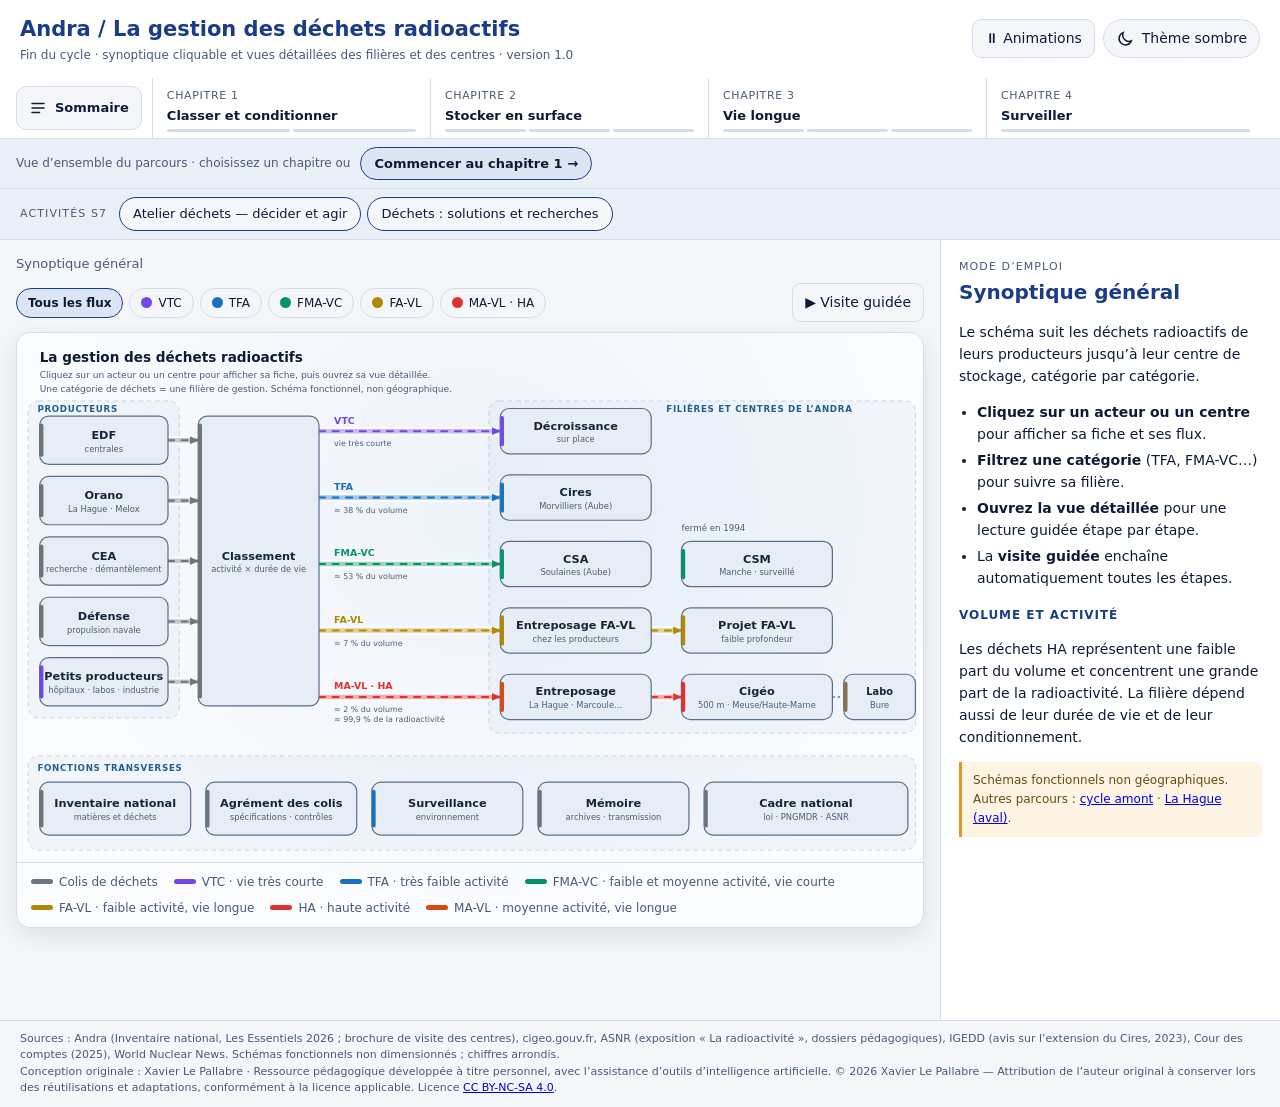
<file: andra.html>
<!doctype html><html><head><meta charset=utf8><meta name=viewport content="width=device-width,initial-scale=1,viewport-fit=cover">
<link rel="manifest" href="manifest.json">
<meta name="theme-color" content="#FFFFFF" media="(prefers-color-scheme: light)"><meta name="theme-color" content="#12204A" media="(prefers-color-scheme: dark)">
<link rel="icon" href="icons/icon.svg" type="image/svg+xml">
<link rel="apple-touch-icon" href="icons/apple-touch-icon.png">
<meta name="apple-mobile-web-app-capable" content="yes">
<meta name="mobile-web-app-capable" content="yes">
<meta name="apple-mobile-web-app-title" content="Sûreté &amp; Cycle">
<script>/* Hors ligne : enregistrement du service worker si la page est ouverte seule */
if('serviceWorker' in navigator&&location.protocol.startsWith('http')&&window.top===window)addEventListener('load',()=>navigator.serviceWorker.register('./service-worker.js').catch(console.warn));</script>
<style>:root{color-scheme:light;box-sizing:border-box;padding-top:env(safe-area-inset-top,0px);padding-bottom:env(safe-area-inset-bottom,0px)}html{scroll-padding-top:env(safe-area-inset-top,0px)}body{margin:0;padding:0;font:14px -apple-system,BlinkMacSystemFont,sans-serif;background:#fff;color:#000}img{max-width:100%}[hidden]:not([hidden=until-found i]){display:none!important}</style><style>
/* Modules S7 intégrés — alignés sur les jetons du parcours (thèmes clair et sombre) */
#s7host{font:14px/1.55 system-ui,"Segoe UI",Arial,sans-serif;color:var(--text)}
#s7dialog{background:var(--bg);color:var(--text);border:1px solid var(--border);border-radius:14px;width:min(1180px,94vw);height:90vh;max-height:94vh;padding:0;box-sizing:border-box;box-shadow:0 18px 60px rgba(0,0,0,.35);overflow:auto}
#s7dialog::backdrop{background:rgba(5,12,20,.72)}
#s7dialog>header,#s7dialog>p,#s7dialog>nav,#s7dialog>main{margin-left:20px;margin-right:20px}
#s7dialog button,#s7launch button{font:inherit;cursor:pointer;border:1px solid var(--border);border-radius:999px;padding:6px 13px;background:var(--btn);color:var(--text);font-size:13px}
#s7dialog button:hover,#s7launch button:hover{border-color:var(--accent)}
#s7dialog button[aria-current=page],#s7dialog button[aria-current=step]{background:var(--btn-active);border-color:var(--btn-active-border);font-weight:600;color:var(--text)}
#s7dialog button:disabled{opacity:.5;cursor:default}
#s7dialog :focus-visible,#s7launch :focus-visible{outline:3px solid var(--accent);outline-offset:2px}
#s7dialog h1{font-size:21px;line-height:1.25;margin:2px 0}
#s7dialog h2{font-size:17px;line-height:1.3;margin:4px 0 8px}
#s7dialog h3{font-size:15px;margin:12px 0 8px}
.s7head{display:flex;justify-content:space-between;gap:14px;align-items:center;border-bottom:1px solid var(--border);padding:14px 0;margin-top:0}
.s7head small{letter-spacing:.1em;color:var(--muted);font-size:11px;text-transform:uppercase}
.s7intro{max-width:95ch;color:var(--muted);margin-top:12px}
.s7tabs{display:flex;gap:6px;flex-wrap:wrap;margin:14px 0}
.s7cards{display:grid;grid-template-columns:repeat(2,minmax(0,1fr));gap:12px}
.s7cards article,.s7timeline,#s7exercise{background:var(--panel);border:1px solid var(--border);border-radius:12px;padding:16px}
.s7cards article p{margin-bottom:0}
.s7number{color:var(--accent);font-weight:800;font-size:13px;letter-spacing:.06em}
.s7layout{display:grid;grid-template-columns:240px minmax(0,1fr);gap:14px;margin-bottom:20px}
.s7menu{display:flex;flex-direction:column;gap:6px;align-self:start}
#s7dialog .s7menu button{text-align:left;border-radius:10px}
.s7rule,.s7barrier{padding:9px 12px;border-left:3px solid var(--accent);background:var(--panel2,var(--panel));border-radius:0 8px 8px 0}
.s7rule p{margin-bottom:0}
.s7choices{display:grid;gap:8px}
#s7dialog .s7choices button{text-align:left;border-radius:10px;padding:9px 12px;font-size:14px}
.s7ok,.s7error{padding:12px 14px;margin-top:12px;border-radius:10px}
.s7ok{background:rgba(64,192,87,.13);border:1px solid #40c057}
.s7error{background:rgba(250,82,82,.12);border:1px solid #fa5252}
.s7stages{display:grid;grid-template-columns:repeat(4,1fr);gap:8px;margin:14px 0}
#s7dialog .s7stages button{display:flex;flex-direction:column;text-align:left;border-radius:10px}
.s7stages b{font-size:18px}
.s7controls{display:flex;align-items:center;justify-content:space-between;margin-top:14px;gap:10px}
.s7fields{display:grid;grid-template-columns:1fr 1fr;gap:12px}
#s7dialog label{display:block;margin:10px 0}
#s7dialog input,#s7dialog select,#s7dialog textarea{box-sizing:border-box;width:100%;padding:9px;font:inherit;border:1px solid var(--border);border-radius:8px;background:var(--panel);color:var(--text)}
#s7dialog table{border-collapse:collapse;width:100%;background:var(--panel)}
#s7dialog th,#s7dialog td{text-align:left;padding:8px;border:1px solid var(--border)}
.s7table{overflow:auto}
#s7launch{display:flex;gap:6px;flex-wrap:wrap;align-items:center;padding:8px 20px;background:var(--panel2,var(--panel));color:var(--text);border-bottom:1px solid var(--border);font-size:12.5px}
#s7launch::before{content:"Activités S7";font-size:11px;letter-spacing:.1em;text-transform:uppercase;color:var(--muted);margin-right:6px}
#s7launch button{border-color:var(--accent)}
@media(max-width:700px){#s7dialog{width:98vw;height:96vh;max-height:96vh}.s7head{align-items:flex-start;flex-direction:column}.s7cards,.s7layout,.s7fields{grid-template-columns:1fr}.s7menu{display:grid;grid-template-columns:1fr 1fr}.s7stages{grid-template-columns:1fr 1fr}}
@media(prefers-reduced-motion:reduce){#s7host *{scroll-behavior:auto!important}}
</style><link rel="stylesheet" href="fonts/lexend.css"><link rel="stylesheet" href="charte.css">
</head><body>
<title>Parcours déchets Andra</title>
<style>
/* V2.1 — consolidation du rendu desktop et du comportement */
:root{--stage-outline:color-mix(in srgb,var(--accent) 22%,var(--border))}
.stage{box-shadow:0 7px 24px rgba(0,0,0,.10);border-color:var(--stage-outline)}
.nav button,.chip,.sbtn{transition:background-color .18s,border-color .18s,transform .18s}
.nav button:hover,.chip:hover,.sbtn:hover{border-color:var(--accent)}
.steptext{min-height:110px;line-height:1.62}
.steptext h3{font-size:17px}
.aside{line-height:1.57}
.eq.dim,.part.dim,.fl.dim{pointer-events:none}
/* Le masquage d’une étape suspend aussi ses mouvements */
.dim .spin,.dim .spin-fast,.dim .chop,.dim .feed,.dim .fall,.dim .rise,.dim .rise-long,.dim .lift,.dim .press,.dim .crush,.dim .fillup,.dim .glow,.dim .drip,.dim .move-r,
.dim .shear-feed,.dim .shear-blade,.dim .shear-clamp,.dim .shear-piece{animation-play-state:paused!important}
/* Un cycle unique coordonne avance, serrage, coupe et chute. Vue pédagogique, non cinématique réelle. */
.shear-feed{animation:shearFeed 7.2s ease-in-out infinite}
.shear-clamp{animation:shearClamp 7.2s ease-in-out infinite}
.shear-blade{animation:shearBlade 7.2s ease-in-out infinite}
.shear-piece{animation:shearPiece 7.2s linear infinite;opacity:0}
@keyframes shearFeed{0%,8%{transform:translateX(-35px)}25%,75%{transform:translateX(0)}90%,100%{transform:translateX(-35px)}}
@keyframes shearClamp{0%,25%,75%,100%{transform:translateX(0)}34%,66%{transform:translateX(8px)}}
@keyframes shearBlade{0%,38%,72%,100%{transform:translateY(0)}52%,58%{transform:translateY(39px)}}
@keyframes shearPiece{0%,53%{opacity:0;transform:translateY(0)}59%{opacity:1}80%,100%{opacity:0;transform:translateY(66px)}}
body.paused .shear-feed,body.paused .shear-clamp,body.paused .shear-blade,body.paused .shear-piece{animation-play-state:paused!important}
@media(prefers-reduced-motion:reduce){.shear-feed,.shear-clamp,.shear-blade,.shear-piece{animation:none!important}}

/* V2.2 — Gros plans techniques R1/T1, sans modification du parcours général */
.tech-zoom{margin-top:14px;border:1px solid var(--border);border-radius:12px;overflow:hidden;background:var(--panel)}
.tech-head{display:flex;justify-content:space-between;align-items:center;flex-wrap:wrap;gap:10px;padding:12px 14px;border-bottom:1px solid var(--border)}
.tech-head strong{font-size:15px}.tech-tabs{display:flex;gap:6px}.tech-tabs button{border:1px solid var(--border);border-radius:8px;background:var(--btn);padding:7px 11px}.tech-tabs button.active{border-color:var(--accent);background:var(--btn-active)}
.tech-svg{display:block;width:100%;height:auto;max-height:590px;background:radial-gradient(ellipse at 50% 40%,var(--canvas-glow),var(--canvas))}
.tech-foot{padding:10px 14px;color:var(--muted);font-size:12px;border-top:1px solid var(--border)}
.tech-label{fill:var(--label);font:15px system-ui,sans-serif}.tech-small{fill:var(--sublabel);font:12px system-ui,sans-serif}.tech-strong{fill:var(--label);font:bold 18px system-ui,sans-serif}
.tech-cut-blade{animation:techBlade 12s ease-in-out infinite}.tech-cut-clamp{animation:techClamp 12s ease-in-out infinite}.tech-cut-feed{animation:techFeed 12s ease-in-out infinite}.tech-cut-fall{animation:techFall 12s linear infinite;opacity:0}
@keyframes techBlade{0%,20%,38%,48%,65%,75%,92%,100%{transform:translateY(0)}27%,55%,82%{transform:translateY(105px)}}
@keyframes techClamp{0%,18%,37%,46%,64%,73%,91%,100%{transform:translateY(0)}23%,52%,79%{transform:translateY(15px)}}
@keyframes techFeed{0%,10%{transform:translateX(-28px)}18%,38%{transform:translateX(0)}46%,65%{transform:translateX(30px)}73%,92%{transform:translateX(60px)}100%{transform:translateX(-28px)}}
@keyframes techFall{0%,26%,53%,80%,100%{transform:translateY(0);opacity:0}29%,56%,83%{opacity:1}35%,62%,89%{transform:translateY(115px);opacity:0}}
.tech-wheel{animation:techWheel 28s linear infinite;transform-origin:560px 280px}
@keyframes techWheel{to{transform:rotate(360deg)}}
.tech-bubble{animation:techBubble 3s linear infinite;opacity:0}
@keyframes techBubble{0%{transform:translateY(0);opacity:0}25%{opacity:.7}100%{transform:translateY(-55px);opacity:0}}
body.paused .tech-cut-blade,body.paused .tech-cut-clamp,body.paused .tech-cut-feed,body.paused .tech-cut-fall,body.paused .tech-wheel,body.paused .tech-bubble{animation-play-state:paused!important}
@media(prefers-reduced-motion:reduce){.tech-cut-blade,.tech-cut-clamp,.tech-cut-feed,.tech-cut-fall,.tech-wheel,.tech-bubble{animation:none!important}}

/* V2.3 : suspension des gros plans non visibles et contraste des libellés */
.tech-zoom.hidden *, .tech-zoom[hidden] *{animation-play-state:paused!important}
.tech-foot{line-height:1.5}
</style>

<style>
/* ================= THÈMES ================= */
:root{color-scheme:dark;
 --bg:#0a121c;--panel:#111c2a;--panel2:#162436;--border:#26394d;--text:#e6eef6;--muted:#97abbd;--accent:#5cb3e6;
 --canvas:#0e1926;--canvas-glow:#13243a;--eq:#1b2c3f;--eq-stroke:#7f9db6;--label:#e3ecf4;--sublabel:#a3b6c7;
 --btn:#152538;--btn-active:#1f4f6e;--btn-active-border:#5cb3e6;--header:#0d1724;--focus:#ffffff;
 --zone:rgba(92,179,230,.045);--zone-stroke:#2c4a63;--zone-text:#8fc4e3;--water:#1d5a86;--water2:#2a78ab;--glow:#ff9b4f;--warn-bg:#2d2a24;--warn-text:#f0d9a6;--warn-border:#e0aa55;
 --m-comb:#b197fc;--m-sol:#f59f00;--m-u:#ffd43b;--m-pu:#f783ac;--m-pf:#ff6b6b;--m-coq:#adb5bd;--m-eff:#4dabf7;--m-gaz:#99e9f2;--m-dt:#d4a373;--m-solv:#69db7c;--m-verre:#63e6be;--m-eau:#74c0fc;--m-air:#ced4da;--m-upu:#ffa94d;--m-emb:#b9a88d;--m-colis:#adb5bd;--m-vtc:#b197fc;--m-tfa:#74c0fc;--m-fmavc:#63e6be;--m-favl:#ffd43b;--m-mavl:#ffa94d;--m-ha:#ff6b6b;--m-beton:#ced4da;--m-argile:#d4a373;}
@media (prefers-color-scheme: light){:root:not([data-theme="dark"]){color-scheme:light;
 --bg:#eef2f6;--panel:#ffffff;--panel2:#f4f7fa;--border:#cdd7e1;--text:#13202d;--muted:#52667a;--accent:#1f6fa8;
 --canvas:#fbfcfe;--canvas-glow:#f1f6fb;--eq:#e6edf4;--eq-stroke:#58718a;--label:#15263a;--sublabel:#4a5f74;
 --btn:#f3f6f9;--btn-active:#d6e8f5;--btn-active-border:#1f6fa8;--header:#ffffff;--focus:#0b3b5c;
 --zone:rgba(31,111,168,.04);--zone-stroke:#b4c9da;--zone-text:#1f5f8f;--water:#a5d0ee;--water2:#7db8e2;--glow:#e5741f;--warn-bg:#fdf4e3;--warn-text:#6b4a12;--warn-border:#d99a2b;
 --m-comb:#7048e8;--m-sol:#e67700;--m-u:#b08900;--m-pu:#d6336c;--m-pf:#e03131;--m-coq:#6c757d;--m-eff:#1c7ed6;--m-gaz:#0c8599;--m-dt:#8d6e4c;--m-solv:#2b8a3e;--m-verre:#099268;--m-eau:#1971c2;--m-air:#868e96;--m-upu:#d9480f;--m-emb:#80654b;--m-colis:#6c757d;--m-vtc:#7048e8;--m-tfa:#1971c2;--m-fmavc:#099268;--m-favl:#b08900;--m-mavl:#d9480f;--m-ha:#e03131;--m-beton:#868e96;--m-argile:#8d6e4c;}}
:root[data-theme="light"]{color-scheme:light;
 --bg:#eef2f6;--panel:#ffffff;--panel2:#f4f7fa;--border:#cdd7e1;--text:#13202d;--muted:#52667a;--accent:#1f6fa8;
 --canvas:#fbfcfe;--canvas-glow:#f1f6fb;--eq:#e6edf4;--eq-stroke:#58718a;--label:#15263a;--sublabel:#4a5f74;
 --btn:#f3f6f9;--btn-active:#d6e8f5;--btn-active-border:#1f6fa8;--header:#ffffff;--focus:#0b3b5c;
 --zone:rgba(31,111,168,.04);--zone-stroke:#b4c9da;--zone-text:#1f5f8f;--water:#a5d0ee;--water2:#7db8e2;--glow:#e5741f;--warn-bg:#fdf4e3;--warn-text:#6b4a12;--warn-border:#d99a2b;
 --m-comb:#7048e8;--m-sol:#e67700;--m-u:#b08900;--m-pu:#d6336c;--m-pf:#e03131;--m-coq:#6c757d;--m-eff:#1c7ed6;--m-gaz:#0c8599;--m-dt:#8d6e4c;--m-solv:#2b8a3e;--m-verre:#099268;--m-eau:#1971c2;--m-air:#868e96;--m-upu:#d9480f;--m-emb:#80654b;--m-colis:#6c757d;--m-vtc:#7048e8;--m-tfa:#1971c2;--m-fmavc:#099268;--m-favl:#b08900;--m-mavl:#d9480f;--m-ha:#e03131;--m-beton:#868e96;--m-argile:#8d6e4c;}
*{box-sizing:border-box}
body{margin:0;background:var(--bg);color:var(--text);font:14px/1.5 system-ui,"Segoe UI",Arial,sans-serif}
button,select{font:inherit;color:inherit}button{cursor:pointer}
button:focus-visible,.node:focus-visible,.eq:focus-visible{outline:3px solid var(--accent);outline-offset:2px}
.top{padding:14px 20px;display:flex;justify-content:space-between;align-items:center;gap:12px;background:var(--header);border-bottom:1px solid var(--border);flex-wrap:wrap}
.top h1{font-size:21px;margin:0}.top h1 span{color:var(--accent)}
.sub{color:var(--muted);font-size:12px}
.btn{border:1px solid var(--border);border-radius:9px;background:var(--btn);padding:8px 12px;min-height:38px}
.btn.active{background:var(--btn-active);border-color:var(--btn-active-border)}
.btn.primary{background:var(--btn-active);border-color:var(--btn-active-border);font-weight:600}
.theme-btn{display:inline-flex;align-items:center;gap:8px;border-radius:999px}
.theme-btn svg{width:18px;height:18px}
.nav{display:flex;gap:6px;flex-wrap:wrap;padding:10px 20px;border-bottom:1px solid var(--border);background:var(--panel)}
.nav button{border:1px solid var(--border);border-radius:999px;background:var(--btn);padding:6px 12px;font-size:12.5px}
.nav button.active{background:var(--btn-active);border-color:var(--btn-active-border);font-weight:600}
.nav .sep{width:1px;background:var(--border);margin:0 4px}
.layout{display:grid;grid-template-columns:minmax(0,1fr) 340px;min-height:calc(100vh - 120px)}
.main{padding-block:14px;padding-left:max(16px,env(safe-area-inset-left,0px));padding-right:max(16px,env(safe-area-inset-right,0px));min-width:0}
.aside{border-left:1px solid var(--border);background:var(--panel);padding:18px;overflow:auto}
.crumbs{display:flex;align-items:center;gap:8px;flex-wrap:wrap;margin-bottom:10px;font-size:13px;color:var(--muted)}
.crumbs a{color:var(--accent);cursor:pointer;text-decoration:underline}
.bar{display:flex;flex-wrap:wrap;gap:8px;align-items:center;justify-content:space-between;margin-bottom:10px}
.bar .grp{display:flex;flex-wrap:wrap;gap:6px;align-items:center}
.chip{border:1px solid var(--border);border-radius:999px;background:var(--btn);padding:5px 11px;font-size:12px;display:inline-flex;align-items:center;gap:6px}
.chip i{width:11px;height:11px;border-radius:50%;display:inline-block;background:var(--mc)}
.chip.active{background:var(--btn-active);border-color:var(--btn-active-border);font-weight:600}
.stage{border:1px solid var(--border);border-radius:14px;background:radial-gradient(ellipse at 50% 30%,var(--canvas-glow),var(--canvas) 75%);overflow:hidden}
.stage svg{display:block;width:100%;height:auto}
.legend{display:flex;flex-wrap:wrap;gap:8px 16px;padding:10px 14px;border-top:1px solid var(--border);font-size:12px;color:var(--muted)}
.legend span{display:inline-flex;align-items:center;gap:6px}.legend i{width:22px;height:5px;border-radius:3px;background:var(--mc);display:inline-block}
.steps{display:flex;flex-wrap:wrap;gap:6px;align-items:center;padding:10px 14px;border-top:1px solid var(--border)}
.steps .sbtn{border:1px solid var(--border);border-radius:999px;background:var(--btn);padding:6px 11px;font-size:12px}
.steps .sbtn.active{background:var(--btn-active);border-color:var(--btn-active-border);font-weight:700}
.steptext{padding:12px 16px 16px;border-top:1px solid var(--border);background:var(--panel)}
.steptext h3{margin:0 0 6px;font-size:16px}
.steptext p{margin:0 0 6px}
.steptext ul{margin:4px 0 0;padding-left:20px}.steptext li{margin:3px 0}
.note{color:var(--muted);font-size:12px}
.warning{border-left:3px solid var(--warn-border);padding:9px 11px;background:var(--warn-bg);color:var(--warn-text);font-size:12px;margin-top:14px;border-radius:0 8px 8px 0}
.aside h2{font-size:20px;margin:2px 0 4px}
.aside h3{font-size:12px;text-transform:uppercase;letter-spacing:.08em;color:var(--accent);margin:16px 0 6px}
.aside ul{margin:0;padding-left:18px}.aside li{margin:4px 0}
.kicker{font-size:11px;letter-spacing:.1em;text-transform:uppercase;color:var(--muted)}
.facts{display:grid;grid-template-columns:1fr;gap:6px}
.fact{border:1px solid var(--border);background:var(--panel2);border-radius:9px;padding:7px 10px;font-size:13px}
.fact b{display:block;font-size:15px}
.io{display:grid;grid-template-columns:auto 1fr;gap:4px 10px;font-size:13px}.io span{color:var(--muted)}
.openbtn{width:100%;margin-top:14px}
.footer{padding:10px 20px;border-top:1px solid var(--border);color:var(--muted);font-size:11px}
.hidden{display:none!important}

/* ================= SVG ================= */
.ttl{fill:var(--text);font-size:18px;font-weight:700}
.subt{fill:var(--muted);font-size:12px}
.zone{fill:var(--zone);stroke:var(--zone-stroke);stroke-dasharray:6 5}
.zt{fill:var(--zone-text);font-size:11.5px;font-weight:700;letter-spacing:.08em}
.free{fill:var(--sublabel);font-size:11.5px}
.node{cursor:pointer;outline:none;transition:opacity .25s}
.n-b{fill:var(--eq);stroke:var(--eq-stroke);stroke-width:1.6}
.n-strip{fill:var(--mc)}
.n-t{fill:var(--label);font-size:15px;font-weight:700;text-anchor:middle;pointer-events:none}
.n-s{fill:var(--sublabel);font-size:11px;text-anchor:middle;pointer-events:none}
.n-go{fill:var(--accent);font-size:10.5px;font-weight:700;text-anchor:end;pointer-events:none}
.node:hover .n-b,.node.sel .n-b{stroke:var(--focus);stroke-width:3}
.node.dim,.fl.dim{opacity:.16}
.fl{transition:opacity .25s}
.fl path{fill:none;stroke-linecap:round;stroke-linejoin:round}
.f-case{stroke:var(--canvas)}
.f-base{stroke:var(--mc);opacity:.38}
.f-dash{stroke:var(--mc);stroke-dasharray:8 10;animation:flow 1.4s linear infinite}
.fl .f-arr{fill:var(--mc);stroke:none}
.f-lab{fill:var(--mc);font-size:11px;font-weight:700}
.m-gaz .f-dash,.m-air .f-dash{stroke-dasharray:2 8}
@keyframes flow{to{stroke-dashoffset:-36}}
.m-comb{--mc:var(--m-comb)}.m-sol{--mc:var(--m-sol)}.m-u{--mc:var(--m-u)}.m-pu{--mc:var(--m-pu)}.m-pf{--mc:var(--m-pf)}.m-coq{--mc:var(--m-coq)}
.m-eff{--mc:var(--m-eff)}.m-gaz{--mc:var(--m-gaz)}.m-dt{--mc:var(--m-dt)}.m-solv{--mc:var(--m-solv)}.m-verre{--mc:var(--m-verre)}.m-eau{--mc:var(--m-eau)}.m-air{--mc:var(--m-air)}.m-emb{--mc:var(--m-emb)}.m-upu{--mc:var(--m-upu)}
/* Équipements des vues détaillées */
.eq{cursor:pointer;transition:opacity .3s}
.eq-b{fill:var(--eq);stroke:var(--eq-stroke);stroke-width:1.6}
.eq-t{fill:var(--label);font-size:13px;font-weight:700;text-anchor:middle;pointer-events:none}
.eq-s{fill:var(--sublabel);font-size:10.5px;text-anchor:middle;pointer-events:none}
.eq:hover .eq-b{stroke:var(--focus)}
.eq.hl .eq-b{stroke:var(--accent);stroke-width:3}
.dim{opacity:.17}
.part{transition:opacity .3s}
.lbl{fill:var(--label);font-size:12px}.lbl-s{fill:var(--sublabel);font-size:10.5px}
.mid{text-anchor:middle}.end{text-anchor:end}
.wall{fill:none;stroke:var(--eq-stroke);stroke-width:2}
.thin{fill:none;stroke:var(--eq-stroke);stroke-width:1.4}
.water{fill:var(--water);opacity:.55}
.metal{fill:var(--m-coq)}
/* Animations */
.spin{animation:spin 10s linear infinite;transform-box:fill-box;transform-origin:center}
.spin-fast{animation:spin 2.2s linear infinite;transform-box:fill-box;transform-origin:center}
@keyframes spin{to{transform:rotate(360deg)}}
.chop{animation:chop 1.6s ease-in-out infinite}
@keyframes chop{0%,40%,100%{transform:translateY(0)}55%{transform:translateY(34px)}}
.feed{animation:feed 3.2s ease-in-out infinite}
@keyframes feed{0%{transform:translateX(-40px)}50%,100%{transform:translateX(0)}}
.fall{animation:fall 1.6s linear infinite}
@keyframes fall{0%{transform:translateY(0);opacity:0}15%{opacity:1}100%{transform:translateY(80px);opacity:0}}
.rise{animation:rise 3s linear infinite}
@keyframes rise{0%{transform:translateY(0);opacity:0}20%{opacity:.9}100%{transform:translateY(-70px);opacity:0}}
.rise-long{animation:riseL 4s linear infinite}
@keyframes riseL{0%{transform:translateY(0);opacity:0}15%{opacity:1}85%{opacity:1}100%{transform:translateY(-240px);opacity:0}}
.lift{animation:lift 4s ease-in-out infinite}
@keyframes lift{0%,15%{transform:translateY(40px)}55%,100%{transform:translateY(0)}}
.press{animation:press 2.8s ease-in-out infinite}
@keyframes press{0%,30%,100%{transform:translateY(0)}60%{transform:translateY(58px)}}
.crush{animation:crush 2.8s ease-in-out infinite;transform-box:fill-box;transform-origin:bottom}
@keyframes crush{0%,30%,100%{transform:scaleY(1)}60%{transform:scaleY(.2)}}
.fillup{animation:fillup 6s ease-in-out infinite;transform-box:fill-box;transform-origin:bottom}
@keyframes fillup{0%{transform:scaleY(.05)}80%,100%{transform:scaleY(1)}}
.glow{animation:glow 1.8s ease-in-out infinite}
@keyframes glow{50%{opacity:.45}}
.drip{animation:drip 1.1s linear infinite}
@keyframes drip{0%{transform:translateY(0);opacity:0}20%{opacity:1}100%{transform:translateY(40px);opacity:0}}
.move-r{animation:mover 5s linear infinite}
.tr-move{animation:trMove 9s ease-in-out infinite}@keyframes trMove{0%,10%{transform:translateX(0)}45%,60%{transform:translateX(230px)}95%,100%{transform:translateX(0)}}
body.paused .tr-move{animation-play-state:paused}@media(prefers-reduced-motion:reduce){.tr-move{animation:none}}
@keyframes mover{0%{transform:translateX(0);opacity:0}10%{opacity:1}90%{opacity:1}100%{transform:translateX(860px);opacity:0}}
body.paused .fl .f-dash,body.paused .spin,body.paused .spin-fast,body.paused .chop,body.paused .feed,body.paused .fall,body.paused .rise,body.paused .rise-long,body.paused .lift,body.paused .press,body.paused .crush,body.paused .fillup,body.paused .glow,body.paused .drip,body.paused .move-r{animation-play-state:paused}
@media(prefers-reduced-motion:reduce){.f-dash,.spin,.spin-fast,.chop,.feed,.fall,.rise,.rise-long,.lift,.press,.crush,.fillup,.glow,.drip,.move-r{animation:none!important}}
@media(max-width:1020px){.layout{grid-template-columns:1fr}.aside{border-left:0;border-top:1px solid var(--border)}}
@media(max-width:560px){.top h1{font-size:17px}.nav{padding:8px}}
/* ===== Andra : matières et animations ===== */
.m-colis{--mc:var(--m-colis)}.m-vtc{--mc:var(--m-vtc)}.m-tfa{--mc:var(--m-tfa)}.m-fmavc{--mc:var(--m-fmavc)}.m-favl{--mc:var(--m-favl)}.m-mavl{--mc:var(--m-mavl)}.m-ha{--mc:var(--m-ha)}.m-beton{--mc:var(--m-beton)}.m-argile{--mc:var(--m-argile)}
.scan{animation:scan 2.4s ease-in-out infinite}@keyframes scan{0%,100%{transform:translateX(0)}50%{transform:translateX(88px)}}
.crane{animation:crane 7s ease-in-out infinite}@keyframes crane{0%,10%{transform:translate(0,0)}45%,60%{transform:translate(200px,170px)}90%,100%{transform:translate(0,0)}}
.funi{animation:funi 7s linear infinite}@keyframes funi{0%{transform:translate(450px,120px);opacity:0}8%{opacity:1}90%{opacity:1}100%{transform:translate(640px,370px);opacity:0}}
.tz-push{animation:tzPush 8s ease-in-out infinite}@keyframes tzPush{0%{transform:translateX(30px);opacity:0}8%{opacity:1}65%,85%{transform:translateX(380px);opacity:1}100%{transform:translateX(380px);opacity:0}}
.tz-heat{animation:tzHeat 2.4s ease-in-out infinite}@keyframes tzHeat{0%{transform:translateY(0);opacity:0}40%{opacity:.9}100%{transform:translateY(-24px);opacity:0}}
.tz-hoist{animation:tzHoist 6s ease-in-out infinite}@keyframes tzHoist{0%,15%{transform:translate(-90px,0)}45%{transform:translate(60px,0)}60%,70%{transform:translate(60px,40px)}100%{transform:translate(-90px,0)}}
.tz-cart{animation:tzCart 7s ease-in-out infinite}@keyframes tzCart{0%,10%{transform:translateX(0)}50%,60%{transform:translateX(250px)}100%{transform:translateX(0)}}
.tz-esc1{animation:tzE1 6s linear infinite;opacity:0}@keyframes tzE1{0%{transform:translateX(20px);opacity:0}10%{opacity:1}100%{transform:translateX(130px);opacity:0}}
.tz-esc2{animation:tzE2 6s linear infinite;opacity:0}@keyframes tzE2{0%{transform:translateX(20px);opacity:0}10%{opacity:1}70%{opacity:.5}100%{transform:translateX(175px);opacity:0}}
body.paused svg *,.dim *,.tech-zoom.hidden *{animation-play-state:paused!important}
@media(prefers-reduced-motion:reduce){svg *{animation:none!important}}
</style>
<header class="top">
 <div><h1>Andra <span>/</span> La gestion des déchets radioactifs</h1><div class="sub">Fin du cycle · synoptique cliquable et vues détaillées des filières et des centres · version 1.0</div></div>
 <div class="bar" style="margin:0">
  <button class="btn" id="pauseBtn" type="button">⏸ Animations</button>
  <button id="themeBtn" class="btn theme-btn" type="button" aria-label="Basculer entre le design clair et le design sombre"><svg id="themeIcon" viewBox="0 0 24 24" fill="none" stroke="currentColor" stroke-width="2" stroke-linecap="round" aria-hidden="true"></svg><span id="themeTxt">Thème clair</span></button>
 </div>
</header>
<nav class="nav" id="nav" aria-label="Navigation entre les vues"></nav>
<div id="s7launch"><button data-s7open="dechets">Atelier déchets — décider et agir</button><button data-s7open="recherche">Déchets : solutions et recherches</button></div>

<div class="layout">
<main class="main">
 <div class="crumbs" id="crumbs"></div>

 <!-- SYNOPTIQUE GÉNÉRAL -->
 <section id="synSec">
  <div class="bar">
   <div class="grp" id="filters" role="group" aria-label="Filtrer les flux de matière"></div>
   <div class="grp"><button class="btn" id="tourBtn" type="button">▶ Visite guidée</button></div>
  </div>
  <div class="stage"><svg id="syn" viewBox="0 0 1200 700" role="img" aria-label="Synoptique général de la gestion des déchets radioactifs"></svg>
   <div class="legend" id="synLegend"></div></div>
 </section>

 <!-- VUE DÉTAILLÉE -->
 <section id="detSec" class="hidden">
  <div class="bar">
   <div class="grp"><button class="btn" id="prevView" type="button">← Vue précédente</button><button class="btn" id="nextView" type="button">Vue suivante →</button></div>
   <div class="grp"><button class="btn" id="playBtn" type="button">▶ Lecture guidée</button></div>
  </div>
  <div class="stage">
   <svg id="det" viewBox="0 0 1100 520" role="img"></svg>
   <div class="legend" id="detLegend"></div>
   <div class="steps" id="steps"></div>
   <div class="steptext" id="stepText" aria-live="polite"></div>
  </div>
  <div class="tech-zoom hidden" id="techZoom"></div>
 </section>
</main>

<aside class="aside" id="aside"></aside>
</div>
<footer class="footer">Sources : Andra (Inventaire national, Les Essentiels 2026 ; brochure de visite des centres), cigeo.gouv.fr, ASNR (exposition « La radioactivité », dossiers pédagogiques), IGEDD (avis sur l’extension du Cires, 2023), Cour des comptes (2025), World Nuclear News. Schémas fonctionnels non dimensionnés ; chiffres arrondis.<br>Conception originale : Xavier Le Pallabre · Ressource pédagogique développée à titre personnel, avec l’assistance d’outils d’intelligence artificielle. © 2026 Xavier Le Pallabre — Attribution de l’auteur original à conserver lors des réutilisations et adaptations, conformément à la licence applicable. Licence <a href="https://creativecommons.org/licenses/by-nc-sa/4.0/deed.fr" rel="license noopener" target="_blank">CC BY-NC-SA 4.0</a>.</footer>

<script>
"use strict";
const $=id=>document.getElementById(id);
const MAT={colis:'Colis de déchets',vtc:'VTC · vie très courte',tfa:'TFA · très faible activité',fmavc:'FMA-VC · faible et moyenne activité, vie courte',favl:'FA-VL · faible activité, vie longue',mavl:'MA-VL · moyenne activité, vie longue',ha:'HA · haute activité',eau:'Eaux, lixiviats',beton:'Béton, mortier',argile:'Argile',air:'Air de ventilation'};
function pts(d){const t=d.match(/[MLHV]|-?\d+(?:\.\d+)?/g);const p=[];let c='M',x=0,y=0,i=0;
 while(i<t.length){const k=t[i];if(/[MLHV]/.test(k)){c=k;i++;continue;}
  if(c==='M'||c==='L'){x=+t[i];y=+t[i+1];i+=2;}else if(c==='H'){x=+t[i];i++;}else{y=+t[i];i++;}p.push([x,y]);}return p;}
function F(d,m,s,o={}){const p=pts(d),a=p[p.length-2],b=p[p.length-1],ang=Math.atan2(b[1]-a[1],b[0]-a[0]),w=o.w||6,sz=w+6;
 const tri=`M${b[0]} ${b[1]} L${(b[0]-sz*Math.cos(ang-.45)).toFixed(1)} ${(b[1]-sz*Math.sin(ang-.45)).toFixed(1)} L${(b[0]-sz*Math.cos(ang+.45)).toFixed(1)} ${(b[1]-sz*Math.sin(ang+.45)).toFixed(1)}Z`;
 return `<g class="fl m-${m}" data-m="${m}"${s!==''?` data-s="${s}"`:''}${o.n?` data-n="${o.n}"`:''}>${o.noCase?'':`<path class="f-case" d="${d}" stroke-width="${w+5}"/>`}<path class="f-base" d="${d}" stroke-width="${w}"/><path class="f-dash" d="${d}" stroke-width="${Math.max(2,w*.45).toFixed(1)}"/>${o.noArrow?'':`<path class="f-arr" d="${tri}"/>`}${o.lab?`<text class="f-lab" x="${o.lab[0]}" y="${o.lab[1]}"${o.lab[3]?` text-anchor="${o.lab[3]}"`:''}>${o.lab[2]}</text>`:''}</g>`;}
function B(x,y,w,h,t,sub,s,o={}){const L=Array.isArray(sub)?sub:(sub?[sub]:[]),cx=x+w/2;
 const ty=o.top?y+20:(y+h/2-(L.length*13)/2+5);
 return `<g class="eq" data-s="${s}" tabindex="0" role="button" aria-label="${t}"><rect class="eq-b" x="${x}" y="${y}" width="${w}" height="${h}" rx="${o.rx??11}"/>${o.inner||''}<text class="eq-t" x="${cx}" y="${ty}">${t}</text>${L.map((l,i)=>`<text class="eq-s" x="${cx}" y="${ty+15+i*13}">${l}</text>`).join('')}</g>`;}
const PT=(s,inner)=>`<g class="part" data-s="${s}">${inner}</g>`;
const TX=(x,y,t,c='lbl',a='')=>`<text class="${c}${a?' '+a:''}" x="${x}" y="${y}">${t}</text>`;
const bubbles=(xs,y,c,cls='rise')=>xs.map((x,i)=>`<circle class="${cls}" cx="${x}" cy="${y}" r="3" fill="${c}" opacity=".8" style="animation-delay:${(i*.55).toFixed(2)}s"/>`).join('');
const cyl=(x,y,w,h,c,extra='')=>`<rect x="${x}" y="${y}" width="${w}" height="${h}" rx="${h/2}" fill="var(--eq)" stroke="${c}" stroke-width="2.5"${extra}/><path d="M${x+h*.6} ${y+3} V${y+h-3} M${x+w-h*.6} ${y+3} V${y+h-3}" stroke="var(--eq-stroke)" stroke-width="1.5"/>`;
const column=(x,y,h,s,label)=>PT(s,`<rect x="${x}" y="${y}" width="50" height="${h}" rx="22" fill="var(--eq)" stroke="var(--eq-stroke)" stroke-width="2"/><rect x="${x+4}" y="${y+4}" width="42" height="${h*0.55}" rx="18" fill="var(--m-sol)" opacity=".18"/><rect x="${x+4}" y="${y+h*0.5}" width="42" height="${h*0.48}" rx="18" fill="var(--m-rea)" opacity=".16"/>${Array.from({length:Math.floor((h-40)/22)},(_,i)=>`<path d="M${x+8} ${y+24+i*22}H${x+42}" stroke="var(--eq-stroke)" stroke-width="1.2" stroke-dasharray="3 3"/>`).join('')}${[0,.6,1.2,1.8,2.4,3.0].map((d,i)=>`<circle class="rise-long" cx="${x+12+(i%3)*13}" cy="${y+h-14}" r="3.4" fill="var(--m-sol)" style="animation-delay:${d}s"/>`).join('')}<text class="lbl mid" x="${x+25}" y="${y-8}">${label}</text>`);


/* =====================================================================
   2. FICHES (synoptique)
   ===================================================================== */
const PROD_DOES=['Le producteur trie, conditionne et caractérise ses déchets : il en reste responsable.','Il les déclare chaque année pour l’Inventaire national.','Il finance leur gestion, y compris le stockage à long terme (principe « pollueur-payeur »).'];
const FICHE={
edf:{t:'EDF',full:'Centrales nucléaires en exploitation et en démantèlement',m:'colis',view:'colis',role:'Les centrales produisent surtout des déchets d’exploitation et de maintenance (FMA-VC), et des déchets TFA lors des chantiers et du démantèlement.',does:['Exemples : gants, tenues, filtres, résines, outils, pièces remplacées.','Les combustibles usés ne sont pas des déchets : ils partent à La Hague.',...PROD_DOES],io:[['Sorties','Colis TFA, FMA-VC ; FA-VL (graphite des réacteurs UNGG)']]},
orano:{t:'Orano',full:'Usines du cycle du combustible',m:'colis',view:'colis',role:'Le traitement du combustible usé à La Hague produit les déchets les plus radioactifs : produits de fission vitrifiés et coques et embouts compactés.',does:['CSD-V : colis de haute activité (HA).','CSD-C : colis de moyenne activité à vie longue (MA-VL).','Déchets technologiques FMA-VC et TFA des ateliers.',...PROD_DOES],io:[['Sorties','HA, MA-VL entreposés à La Hague ; FMA-VC, TFA vers l’Aube']]},
cea:{t:'CEA',full:'Recherche nucléaire et démantèlement',m:'colis',view:'colis',role:'Les centres de recherche et le démantèlement d’installations anciennes produisent toutes les catégories de déchets.',does:['Déchets MA-VL anciens, en cours de reprise et de reconditionnement.','Gros volumes de TFA liés à l’assainissement des sites.',...PROD_DOES],io:[['Sorties','Toutes catégories']]},
defense:{t:'Défense',full:'Propulsion navale et dissuasion',m:'colis',view:'colis',role:'Les activités de défense (sous-marins, porte-avions, armes) produisent aussi des déchets, gérés par les mêmes filières.',does:['Déchets d’exploitation et de démantèlement des chaufferies nucléaires embarquées.',...PROD_DOES],io:[['Sorties','Colis TFA, FMA-VC, MA-VL']]},
petits:{t:'Petits producteurs',full:'Hôpitaux, laboratoires, industries, universités',m:'vtc',view:'cires',role:'De nombreux utilisateurs de sources radioactives produisent de faibles quantités de déchets. L’Andra assure leur collecte, mission de service public.',does:['Déchets de vie très courte (médecine nucléaire) : simple décroissance sur place.','Autres déchets : collectés par l’Andra, regroupés, triés et entreposés au Cires depuis 2012.','Objets radioactifs anciens chez les particuliers (paratonnerres, montres, fontaines au radium) : collecte gratuite.'],io:[['Sorties','Décroissance sur place ; collecte Andra → Cires']]},
classement:{t:'Classement',full:'Activité × durée de vie',m:'colis',view:'classif',role:'Chaque déchet est classé selon deux critères : son niveau d’activité et la période de ses radionucléides. La catégorie détermine la filière de gestion.',does:['Activité : très faible, faible, moyenne ou haute.','Durée de vie : vie très courte (période < 100 jours), vie courte (≤ 31 ans), vie longue (> 31 ans).','Six catégories : VTC, TFA, FMA-VC, FA-VL, MA-VL, HA.'],io:[['Entrée','Déchets caractérisés par les producteurs'],['Sorties','Une filière par catégorie']]},
vtc:{t:'Décroissance sur place',full:'Déchets à vie très courte (VTC)',m:'vtc',view:'classif',role:'Les déchets dont la période est inférieure à 100 jours sont simplement entreposés jusqu’à une décroissance suffisante, vérifiée par les contrôles prescrits.',does:['Principalement issus de la médecine nucléaire (diagnostic, thérapie).','Après contrôle, ils rejoignent une filière de déchets classique.','Ils ne passent pas par les centres de l’Andra.'],io:[['Entrée','Déchets VTC'],['Sortie','Filière conventionnelle après décroissance']]},
cires:{t:'Cires',full:'Centre industriel de regroupement, d’entreposage et de stockage',m:'tfa',view:'cires',role:'Stocker en surface les déchets de très faible activité, dans des alvéoles creusées dans l’argile, à Morvilliers (Aube). Regrouper et entreposer les déchets des petits producteurs.',does:['Ouvert en 2003 pour les TFA.','Alvéoles d’environ 175 m × 26 m, creusées dans une couche d’argile d’environ 25 m.','Depuis 2012 : regroupement, tri, traitement et entreposage des déchets non électronucléaires.'],io:[['Entrées','Gravats, terres, ferrailles, plastiques TFA ; déchets des petits producteurs'],['Sortie','Stockage définitif en surface']],keys:[['950 000 m³','capacité autorisée — arrêté du 12 juillet 2024']]},
csa:{t:'CSA',full:'Centre de stockage de l’Aube',m:'fmavc',view:'csa',role:'Stocker en surface les déchets de faible et moyenne activité à vie courte, dans des ouvrages en béton, à Soulaines-Dhuys (Aube).',does:['En service depuis 1992, il a pris le relais du centre de la Manche.','Ouvrages en béton armé de 25 m de côté et 8 m de haut.','Atelier de conditionnement : compactage de fûts et injection de mortier.','Surveillance prévue pendant 300 ans après la fermeture.'],io:[['Entrées','Colis FMA-VC de tous les producteurs'],['Sortie','Stockage définitif en surface']],keys:[['≈ 1 million de m³','capacité'],['36 %','taux de remplissage fin 2021'],['95 ha','surface du site']]},
csm:{t:'CSM',full:'Centre de stockage de la Manche',m:'fmavc',view:'csm',role:'Premier centre de stockage de déchets radioactifs en France, à Digulleville (La Hague), à côté de l’usine Orano. Il a reçu des déchets de 1969 à 1994.',does:['527 225 m³ de déchets, soit près de 1,5 million de colis.','Recouvert d’une couverture étanche.','En phase de surveillance depuis 2003, pour plusieurs centaines d’années.'],io:[['Entrées','Aucune depuis 1994'],['Sortie','Eaux collectées et contrôlées']]},
entfavl:{t:'Entreposage FA-VL',full:'Déchets en attente d’une filière',m:'favl',view:'favl',role:'Les déchets de faible activité à vie longue n’ont pas encore de stockage : ils sont entreposés sur les sites de leurs producteurs.',does:['Graphite des anciens réacteurs uranium naturel-graphite-gaz (UNGG).','Déchets radifères (industrie des terres rares, anciennes activités liées au radium).','Certains déchets bitumés anciens.'],io:[['Entrée','Déchets FA-VL des producteurs'],['Sortie','Futur stockage à faible profondeur']]},
projfavl:{t:'Projet FA-VL',full:'Stockage à faible profondeur',m:'favl',view:'favl',role:'Un stockage à faible profondeur est étudié dans une couche argileuse de l’Aube, près de Soulaines.',does:['Il ne serait pas opérationnel avant le milieu des années 2040 (Cour des comptes, 2025).','Il ne pourrait accueillir qu’une partie des déchets FA-VL, notamment les radifères.','D’autres solutions restent à définir pour le graphite.'],io:[['Entrée','Déchets FA-VL'],['Sortie','Stockage définitif (projet)']]},
entha:{t:'Entreposage HA · MA-VL',full:'Chez les producteurs, en attendant Cigéo',m:'mavl',view:'cigeo',role:'Les colis HA et MA-VL sont entreposés dans des installations surveillées sur leurs sites de production.',does:['La Hague : puits ventilés pour les CSD-V, entreposage des CSD-C.','Marcoule, Cadarache et d’autres sites du CEA.','L’entreposage est une solution provisoire : elle exige une surveillance et un renouvellement des installations.'],io:[['Entrée','Colis HA et MA-VL'],['Sortie','Cigéo, après sa mise en service']]},
cigeo:{t:'Cigéo',full:'Centre industriel de stockage géologique',m:'ha',view:'cigeo',role:'Stocker les déchets HA et MA-VL à environ 500 m de profondeur, dans une couche d’argile, à la limite de la Meuse et de la Haute-Marne.',does:['Installation souterraine d’environ 15 km² et descenderie de 4,2 km.','Réversibilité pendant au moins 100 ans.','Phase industrielle pilote de 15 à 25 ans, exploitation jusque vers 2150.'],io:[['Entrées','Colis HA et MA-VL, par train'],['Sortie','Stockage définitif, puis fermeture']],keys:[['≈ 83 000 m³','volume de colis prévu'],['500 m','profondeur'],['> 140 m','épaisseur de la couche d’argile']]},
labo:{t:'Laboratoire souterrain',full:'Centre de Meuse/Haute-Marne, à Bure',m:'argile',view:'labo',role:'Étudier sur place la couche d’argile qui accueillerait Cigéo et tester les techniques de construction et de stockage.',does:['Galeries à 490 m de profondeur, deux puits d’accès.','Mesures, essais de creusement, de chauffage et de scellement.','Le laboratoire ne reçoit aucun déchet radioactif.'],io:[['Entrée','Programmes de recherche'],['Sortie','Données pour la conception et la sûreté de Cigéo']]},
inventaire:{t:'Inventaire national',full:'Matières et déchets radioactifs',m:'colis',view:'classif',role:'L’Andra recense toutes les matières et tous les déchets radioactifs présents en France et publie l’Inventaire national.',does:['Les producteurs déclarent leurs stocks chaque année.','Des prévisions sont faites selon plusieurs scénarios de politique énergétique.','Fin 2024 : environ 1,89 million de m³ de déchets.'],io:[['Entrées','Déclarations des producteurs'],['Sortie','Inventaire public']]},
agrement:{t:'Agrément des colis',full:'Acceptation et contrôle',m:'colis',view:'colis',role:'L’Andra fixe des spécifications d’acceptation et agrée chaque famille de colis avant de l’accepter dans ses centres.',does:['Vérification du dossier du producteur.','Contrôles à réception et contrôles par prélèvement de colis.','Refus ou renvoi d’un colis non conforme.'],io:[['Entrée','Colis des producteurs'],['Sortie','Colis acceptés']]},
surv:{t:'Surveillance',full:'Environnement et sûreté des centres',m:'eau',view:'surv',role:'Mesurer en continu l’impact des centres sur l’environnement : eaux, air, sols, végétaux, faune.',does:['Plusieurs milliers d’analyses par an autour des centres.','Résultats transmis aux autorités et publiés.','Contrôle par l’ASNR.'],io:[['Entrées','Prélèvements'],['Sortie','Rapports publics']]},
memoire:{t:'Mémoire',full:'Transmettre aux générations futures',m:'colis',view:'surv',role:'Conserver et transmettre l’information sur les centres de stockage pendant des siècles.',does:['Archives sur papier permanent, conservées en plusieurs exemplaires.','Servitudes inscrites au cadastre.','Actions avec le public et le territoire pour garder la mémoire des sites.'],io:[['Entrée','Dossiers des centres'],['Sortie','Mémoire détaillée et synthétique']]},
pngmdr:{t:'Cadre national',full:'Loi, PNGMDR, contrôle',m:'colis',view:'surv',role:'La gestion des déchets radioactifs est encadrée par la loi, le Plan national de gestion des matières et déchets radioactifs (PNGMDR) et le contrôle de l’ASNR.',does:['L’Andra est un établissement public indépendant des producteurs.','Les producteurs financent la gestion de leurs déchets.','Le PNGMDR fixe les actions à mener pour chaque catégorie.'],io:[['Acteurs','État, ASNR, Andra, producteurs, public']]}
};

/* =====================================================================
   3. SYNOPTIQUE GÉNÉRAL
   ===================================================================== */
const LANES=[['vtc',130,'VTC','vie très courte'],['tfa',218,'TFA','≈ 38 % du volume'],['fmavc',306,'FMA-VC','≈ 53 % du volume'],['favl',394,'FA-VL','≈ 7 % du volume'],['ha',482,'MA-VL · HA','≈ 2 % du volume|≈ 99,9 % de la radioactivité']];
const SYN_NODES=[
 ['edf',30,110,170,64,'EDF','centrales'],['orano',30,190,170,64,'Orano','La Hague · Melox'],['cea',30,270,170,64,'CEA','recherche · démantèlement'],['defense',30,350,170,64,'Défense','propulsion navale'],['petits',30,430,170,64,'Petits producteurs','hôpitaux · labos · industrie'],
 ['classement',240,110,160,384,'Classement','activité × durée de vie'],
 ['vtc',640,100,200,60,'Décroissance','sur place'],
 ['cires',640,188,200,60,'Cires','Morvilliers (Aube)'],
 ['csa',640,276,200,60,'CSA','Soulaines (Aube)'],['csm',880,276,200,60,'CSM','Manche · surveillé'],
 ['entfavl',640,364,200,60,'Entreposage FA-VL','chez les producteurs'],['projfavl',880,364,200,60,'Projet FA-VL','faible profondeur'],
 ['entha',640,452,200,60,'Entreposage','La Hague · Marcoule…'],['cigeo',880,452,200,60,'Cigéo','500 m · Meuse/Haute-Marne'],
 ['labo',1095,452,95,60,'Labo','Bure'],
 ['inventaire',30,595,200,70,'Inventaire national','matières et déchets'],['agrement',250,595,200,70,'Agrément des colis','spécifications · contrôles'],['surv',470,595,200,70,'Surveillance','environnement'],['memoire',690,595,200,70,'Mémoire','archives · transmission'],['pngmdr',910,595,270,70,'Cadre national','loi · PNGMDR · ASNR']
];
const SYN_FLOWS=[
 ...[142,222,302,382,462].map((y,i)=>[`M200 ${y} H240`,'colis',['edf','orano','cea','defense','petits'][i]+' classement']),
 ['M400 130 H640','vtc','classement vtc'],['M400 218 H640','tfa','classement cires'],['M400 306 H640','fmavc','classement csa'],['M400 394 H640','favl','classement entfavl'],['M400 482 H640','ha','classement entha'],
 ['M840 394 H880','favl','entfavl projfavl'],['M840 482 H880','ha','entha cigeo']
];
function N(id,x,y,w,h,t,s){const f=FICHE[id];
 return `<g class="node" data-node="${id}" tabindex="0" role="button" aria-label="${t} — ${s}"><rect class="n-b" x="${x}" y="${y}" width="${w}" height="${h}" rx="12"/><rect class="n-strip m-${f.m}" x="${x}" y="${y+10}" width="5" height="${h-20}" rx="2.5"/><text class="n-t" x="${x+w/2}" y="${y+h/2-2}"${w<110?' style="font-size:13px"':''}>${t}</text><text class="n-s" x="${x+w/2}" y="${y+h/2+15}">${s}</text></g>`;}
function buildSyn(){
 let s=`<text class="ttl" x="30" y="38">La gestion des déchets radioactifs</text><text class="subt" x="30" y="60">Cliquez sur un acteur ou un centre pour afficher sa fiche, puis ouvrez sa vue détaillée.</text><text class="subt" x="30" y="78">Une catégorie de déchets = une filière de gestion. Schéma fonctionnel, non géographique.</text>`;
 s+=`<rect class="zone" x="15" y="90" width="200" height="420" rx="14"/><text class="zt" x="27" y="104">PRODUCTEURS</text>`;
 s+=`<rect class="zone" x="625" y="90" width="565" height="440" rx="14"/><text class="zt" x="860" y="104">FILIÈRES ET CENTRES DE L’ANDRA</text>`;
 s+=`<rect class="zone" x="15" y="560" width="1175" height="125" rx="14"/><text class="zt" x="27" y="580">FONCTIONS TRANSVERSES</text>`;
 s+=SYN_FLOWS.map(([d,m,n])=>F(d,m,'',{n})).join('');
 s+=LANES.map(([m,y,t,sub])=>`<text class="f-lab m-${m}" x="420" y="${y-10}" style="font-size:12.5px">${t}</text>${sub.split('|').map((l,i)=>`<text class="free" x="420" y="${y+20+i*13}" style="font-size:10.5px">${l}</text>`).join('')}`).join('');
 s+=`<text class="free" x="880" y="262">fermé en 1994</text><path d="M1080 482 H1095" stroke="var(--eq-stroke)" stroke-dasharray="3 4" stroke-width="2"/>`;
 s+=SYN_NODES.map(a=>N(...a)).join('');
 $('syn').innerHTML=s;
 const used=['colis','vtc','tfa','fmavc','favl','ha'];
 $('synLegend').innerHTML=used.map(m=>`<span class="m-${m}"><i></i>${MAT[m]}</span>`).join('')+`<span class="m-mavl"><i></i>${MAT.mavl}</span>`;
 $('filters').innerHTML=`<button class="chip active" data-f="all" type="button">Tous les flux</button>`+['vtc','tfa','fmavc','favl','ha'].map(m=>`<button class="chip m-${m}" data-f="${m}" type="button"><i></i>${m==='ha'?'MA-VL · HA':MAT[m].split(' · ')[0]}</button>`).join('');
}

/* =====================================================================
   4. VUES DÉTAILLÉES
   ===================================================================== */
const drum=(x,y,c='var(--m-colis)',w=22,h=30)=>`<rect x="${x}" y="${y}" width="${w}" height="${h}" rx="3" fill="${c}" opacity=".9"/><path d="M${x} ${y+h*.33} H${x+w} M${x} ${y+h*.66} H${x+w}" stroke="var(--canvas)" stroke-width="1.5"/>`;
const crate=(x,y,c='var(--m-beton)',w=30,h=30)=>`<rect x="${x}" y="${y}" width="${w}" height="${h}" rx="2" fill="${c}" opacity=".85" stroke="var(--eq-stroke)"/>`;
const DCAT=[['TFA','tfa',35.9,0.0004],['FMA-VC','fmavc',55.7,0.12],['FA-VL','favl',5.9,0.01],['MA-VL','mavl',2.3,2.67],['HA','ha',0.2,97.2]];
const VIEWS={
/* ---------- Classement ---------- */
classif:{t:'Classement des déchets radioactifs',sub:'Deux critères : l’activité et la durée de vie · volumes Andra, fin 2024',fiche:'classement',
 intro:'Un déchet radioactif est une substance radioactive pour laquelle aucune utilisation n’est prévue. On le classe selon son niveau d’activité et la période de ses radionucléides : chaque catégorie a sa filière de gestion.',
 steps:[
 {t:'Deux critères',d:'<ul><li><b>Le niveau d’activité</b>, en becquerels par gramme (Bq/g) : il détermine les protections nécessaires.</li><li><b>La durée de vie</b>, donnée par la période radioactive des principaux radionucléides : elle détermine pendant combien de temps il faut isoler le déchet.</li></ul><p class="note">Au bout de 10 périodes, l’activité est divisée par environ 1 000.</p>'},
 {t:'VTC : vie très courte',d:'<p>Période <b>inférieure à 100 jours</b>, surtout en médecine nucléaire. Les déchets sont entreposés sur place pendant leur décroissance, puis contrôlés avant toute orientation autorisée vers une filière conventionnelle.</p>'},
 {t:'TFA : très faible activité',d:'<p>Moins de <b>100 Bq/g</b>. Ce sont surtout des gravats, terres et ferrailles issus du démantèlement et de l’assainissement. Ils sont stockés en surface au <b>Cires</b>, dans l’Aube.</p>'},
 {t:'FMA-VC : faible et moyenne activité à vie courte',d:'<p>Période <b>inférieure ou égale à 31 ans</b>. Déchets d’exploitation et de maintenance : gants, tenues, filtres, résines, outils. Stockés en surface au <b>CSA</b> (Aube) depuis 1992, au <b>CSM</b> (Manche) de 1969 à 1994.</p><p class="note">Après 300 ans, soit environ 10 périodes de 30 ans, leur activité a fortement décru.</p>'},
 {t:'FA-VL : faible activité à vie longue',d:'<p>Graphite des anciens réacteurs UNGG, déchets radifères. Faiblement actifs mais longtemps : ils ne peuvent pas aller en surface. Un <b>stockage à faible profondeur</b> est à l’étude.</p>'},
 {t:'MA-VL et HA',d:'<ul><li><b>MA-VL</b> : coques et embouts compactés (CSD-C), boues, déchets technologiques, environ 1 million à 1 milliard de Bq/g.</li><li><b>HA</b> : produits de fission vitrifiés (CSD-V), plusieurs milliards de Bq/g, qui dégagent de la chaleur.</li></ul><p>Destination prévue : le stockage géologique profond <b>Cigéo</b>. En attendant, ils sont entreposés chez les producteurs.</p>'},
 {t:'Volume et radioactivité',d:'<p>Les deux barres à droite le montrent : <b>TFA et FMA-VC</b> représentent plus de <b>90 % du volume</b> mais presque rien de la radioactivité ; <b>HA</b> ne représente que <b>0,25 % du volume</b> mais environ <b>97 % de la radioactivité</b>.</p><p class="note">Fin 2024, la France comptait environ 1,89 million de m³ de déchets radioactifs (Andra, Les Essentiels 2026).</p>'}],
 svg:()=>{let s='';
  const X0=170,Y0=80,CW=150,RH=78;
  s+=TX(X0+CW*1.5,40,'Durée de vie (période des radionucléides) →','lbl','mid');
  [['Vie très courte','période < 100 jours'],['Vie courte','période ≤ 31 ans'],['Vie longue','période > 31 ans']].forEach(([a,b],i)=>s+=`<text class="lbl mid" x="${X0+CW*i+CW/2}" y="62" style="font-weight:700">${a}</text><text class="lbl-s mid" x="${X0+CW*i+CW/2}" y="76">${b}</text>`);
  [['Très faible','< 100 Bq/g'],['Faible','centaines de Bq/g'],['Moyenne','10⁶ à 10⁹ Bq/g'],['Haute','> 10⁹ Bq/g']].forEach(([a,b],i)=>s+=`<text class="lbl end" x="${X0-10}" y="${Y0+i*RH+RH/2-2}" style="font-weight:700">${a}</text><text class="lbl-s end" x="${X0-10}" y="${Y0+i*RH+RH/2+13}">${b}</text>`);
  s+=`<text class="lbl mid" x="30" y="${Y0+2*RH}" transform="rotate(-90 30 ${Y0+2*RH})">← Activité</text>`;
  const cell=(c0,r0,cw,rh,m,t,sub,st)=>PT(st,`<rect x="${X0+c0*CW+3}" y="${Y0+r0*RH+3}" width="${cw*CW-6}" height="${rh*RH-6}" rx="10" fill="var(--m-${m})" opacity=".2" stroke="var(--m-${m})" stroke-width="2"/><text class="eq-t" x="${X0+c0*CW+cw*CW/2}" y="${Y0+r0*RH+rh*RH/2-3}" style="fill:var(--m-${m})">${t}</text><text class="eq-s" x="${X0+c0*CW+cw*CW/2}" y="${Y0+r0*RH+rh*RH/2+14}">${sub}</text>`);
  s+=cell(0,0,1,4,'vtc','VTC','décroissance sur place','2');
  s+=cell(1,0,2,1,'tfa','TFA','Cires (Aube)','3');
  s+=cell(1,1,1,2,'fmavc','FMA-VC','CSA (Aube) · CSM (Manche)','4');
  s+=cell(2,1,1,1,'favl','FA-VL','stockage à l’étude','5');
  s+=cell(2,2,1,1,'mavl','MA-VL','Cigéo (projet)','6');
  s+=cell(1,3,2,1,'ha','HA','Cigéo (projet)','6');
  s+=PT('1',`<rect x="${X0}" y="${Y0}" width="${3*CW}" height="${4*RH}" rx="10" fill="none" stroke="var(--accent)" stroke-width="2" stroke-dasharray="6 5"/>`);
  // barres volume / radioactivité
  const BX=[720,900],BY=80,BHt=380;
  ['Volume','Radioactivité'].forEach((t,k)=>{let y=BY;s+=`<text class="lbl mid" x="${BX[k]+45}" y="${BY-14}" style="font-weight:700">${t}</text>`;
   DCAT.forEach(([n,m,v,a])=>{const val=k?a:v,h=val/100*BHt;if(h>0.4)s+=PT('7',`<rect x="${BX[k]}" y="${y.toFixed(1)}" width="90" height="${h.toFixed(1)}" fill="var(--m-${m})"/>`);if(h>16)s+=`<text class="lbl-s mid" x="${BX[k]+45}" y="${(y+h/2+4).toFixed(1)}" style="fill:var(--canvas);font-weight:700">${n} ${String(val).replace('.',',')} %</text>`;y+=h;});
   s+=`<rect x="${BX[k]}" y="${BY}" width="90" height="${BHt}" fill="none" stroke="var(--eq-stroke)"/>`;});
  s+=PT('7',`<text class="lbl-s" x="815" y="470">HA : faible part du volume</text><text class="lbl-s" x="815" y="484">mais ≈ 97 % de la radioactivité</text><text class="lbl-s mid" x="855" y="505">Andra, répartition : édition 2023</text>`);
  s+=B(20,420,620,80,'Inventaire national',['≈ 1,89 million de m³ de déchets radioactifs','Les volumes évoluent avec la production et les opérations de gestion'],'1 7',{top:true});
  return s;}},

/* ---------- Colis ---------- */
colis:{t:'Conditionnement, agrément et transport des colis',sub:'Le producteur conditionne, l’Andra fixe les règles et contrôle',fiche:'agrement',
 intro:'Avant d’être stocké, un déchet est conditionné en colis : il est immobilisé dans une matrice et placé dans un conteneur. Le colis est la première barrière entre le déchet et l’environnement.',
 steps:[
 {t:'Tri et réduction du volume',d:'<p>Le producteur <b>trie</b> ses déchets par catégorie, puis réduit leur volume : <b>compactage</b>, découpe, fusion des métaux ou incinération pour certains déchets (installations spécialisées).</p>'},
 {t:'Immobilisation dans une matrice',d:'<ul><li><b>Ciment ou mortier</b> : déchets technologiques, boues, concentrats.</li><li><b>Bitume</b> : boues de traitement d’effluents (procédé ancien).</li><li><b>Verre</b> : produits de fission (CSD-V).</li></ul><p class="note">La matrice empêche la dispersion des radionucléides.</p>'},
 {t:'Les familles de colis',d:'<p>Fûts métalliques, caissons et coques en béton, conteneurs en acier inoxydable (CSD-V, CSD-C), grands sacs (« big bags ») et casiers pour les TFA. Chaque famille a ses spécifications.</p>'},
 {t:'Agrément par l’Andra',d:'<p>L’Andra fixe des <b>spécifications d’acceptation</b> pour chaque centre (activité, radionucléides, résistance, absence de liquides…). Chaque famille de colis doit être <b>agréée</b> avant les premières livraisons.</p>'},
 {t:'Contrôles',d:'<p>À réception : vérification du dossier, contrôle de la <b>non-contamination</b> et du <b>débit de dose</b>. Des colis sont aussi prélevés pour des <b>contrôles approfondis</b> (mesures, radiographie, expertise). Un colis non conforme peut être refusé.</p>'},
 {t:'Transport',d:'<p>Les colis voyagent par <b>route</b> ou par <b>rail</b>, dans le respect de la réglementation du transport des matières radioactives. Cigéo serait desservi principalement par le train.</p>'}],
 svg:()=>{let s='';
  s+=B(20,40,170,120,'Producteur',['déchets bruts','tri par catégorie'],'1',{top:true,inner:[0,1,2].map(i=>`<path d="M${50+i*40} 140 l12 -18 l12 18z" fill="var(--m-colis)" opacity=".7"/>`).join('')});
  s+=F('M190 100 H230','colis','1 2',{w:6});
  s+=B(230,40,170,120,'Compactage',['réduction du volume'],'1',{top:true,inner:`<g class="press"><rect x="290" y="70" width="50" height="14" rx="2" fill="var(--m-coq)"/></g><rect x="295" y="120" width="40" height="30" rx="2" fill="var(--m-colis)" opacity=".8"/>`});
  s+=F('M400 100 H440','colis','2',{w:6});
  s+=B(440,40,190,120,'Immobilisation',['ciment · bitume · verre'],'2',{top:true,inner:`<rect x="490" y="95" width="90" height="55" rx="6" fill="var(--m-beton)" opacity=".35" stroke="var(--eq-stroke)"/><g class="spin"><path d="M535 105 V140 M520 122 H550" stroke="var(--eq-stroke)" stroke-width="3"/></g>`});
  s+=F('M535 160 V200','colis','2 3',{w:6});
  // familles
  s+=PT('3',`<rect x="20" y="200" width="1060" height="130" rx="12" fill="var(--zone)" stroke="var(--zone-stroke)" stroke-dasharray="6 5"/><text class="zt" x="34" y="220">FAMILLES DE COLIS</text>
   ${drum(60,245)}${drum(88,245)}<text class="lbl-s mid" x="85" y="300">fût métallique</text><text class="lbl-s mid" x="85" y="314">FMA-VC</text>
   ${crate(190,240,'var(--m-beton)',50,44)}<text class="lbl-s mid" x="215" y="300">caisson béton</text><text class="lbl-s mid" x="215" y="314">FMA-VC</text>
   <path d="M320 240 h50 l-4 44 h-42z" fill="var(--m-tfa)" opacity=".7"/><text class="lbl-s mid" x="345" y="300">big bag · casier</text><text class="lbl-s mid" x="345" y="314">TFA</text>
   <rect x="455" y="238" width="40" height="48" rx="20" fill="var(--m-beton)" stroke="var(--eq-stroke)"/><text class="lbl-s mid" x="475" y="300">coque béton</text><text class="lbl-s mid" x="475" y="314">FMA-VC · MA-VL</text>
   <rect x="590" y="232" width="26" height="56" rx="3" fill="var(--m-mavl)"/><text class="lbl-s mid" x="603" y="300">CSD-C</text><text class="lbl-s mid" x="603" y="314">MA-VL</text>
   <rect x="700" y="232" width="26" height="56" rx="3" fill="var(--m-ha)"/><rect class="glow" x="696" y="228" width="34" height="64" rx="5" fill="none" stroke="var(--glow)" stroke-width="2"/><text class="lbl-s mid" x="713" y="300">CSD-V</text><text class="lbl-s mid" x="713" y="314">HA, verre</text>
   <rect x="810" y="250" width="40" height="36" rx="4" fill="var(--m-favl)" opacity=".8"/><text class="lbl-s mid" x="830" y="300">conteneurs divers</text><text class="lbl-s mid" x="830" y="314">FA-VL (en attente)</text>
   <text class="lbl-s" x="905" y="252">même diamètre pour</text><text class="lbl-s" x="905" y="266">CSD-V et CSD-C :</text><text class="lbl-s" x="905" y="280">« conteneur universel »</text>`);
  s+=B(660,40,200,120,'Agrément Andra',['spécifications d’acceptation','par centre et par famille'],'4',{top:true,inner:`<rect x="725" y="100" width="70" height="50" rx="4" fill="var(--panel2)" stroke="var(--eq-stroke)"/><path d="M738 125 l10 10 l22 -22" fill="none" stroke="var(--m-fmavc)" stroke-width="4"/>`});
  s+=F('M630 100 H660','colis','4',{w:4});
  s+=B(880,40,200,120,'Contrôles',['dossier · débit de dose','contamination · expertises'],'5',{top:true,inner:`<rect x="930" y="105" width="100" height="44" rx="6" fill="var(--panel2)" stroke="var(--eq-stroke)"/><rect class="scan" x="934" y="108" width="4" height="38" fill="var(--accent)"/>`});
  s+=F('M860 100 H880','colis','4 5',{w:4});
  s+=PT('6',`<path d="M20 470 H1080" stroke="var(--eq-stroke)" stroke-width="3"/><g class="tr-move"><rect x="60" y="410" width="180" height="40" rx="5" fill="var(--eq)" stroke="var(--eq-stroke)" stroke-width="2"/>${drum(75,416,'var(--m-colis)',20,28)}${drum(100,416,'var(--m-colis)',20,28)}${crate(130,416,'var(--m-beton)',30,28)}${crate(165,416,'var(--m-beton)',30,28)}<rect x="240" y="418" width="44" height="32" rx="5" fill="var(--eq-stroke)"/>${[85,135,215,265].map(x=>`<circle cx="${x}" cy="458" r="10" fill="var(--eq)" stroke="var(--eq-stroke)" stroke-width="2"/>`).join('')}</g><text class="lbl" x="520" y="400">Transport par route ou par rail vers les centres de l’Andra</text>`);
  return s;}},

/* ---------- Cires ---------- */
cires:{t:'Cires — stockage des déchets TFA et regroupement',sub:'Morvilliers (Aube) · centre industriel de regroupement, d’entreposage et de stockage, ouvert en 2003',fiche:'cires',
 intro:'Les déchets de très faible activité sont stockés en surface, dans de longues alvéoles creusées dans une couche d’argile. Le Cires regroupe aussi les déchets des petits producteurs.',
 steps:[
 {t:'Réception et contrôle',d:'<p>Les déchets arrivent en <b>grands sacs</b>, casiers ou caissons. Ils sont contrôlés (radioactivité, conformité), puis éventuellement <b>compactés</b> (déchets de faible densité) ou <b>solidifiés</b>.</p>'},
 {t:'L’alvéole dans l’argile',d:'<p>Chaque alvéole mesure environ <b>175 m de long et 26 m de large</b>, sur plusieurs mètres de profondeur. Elle est creusée dans une couche d’argile d’environ <b>25 m d’épaisseur</b>, la barrière naturelle. Le fond reçoit une <b>géomembrane</b>, une couche drainante et un puits de collecte des eaux.</p>'},
 {t:'Remplissage sous toit mobile',d:'<p>Les colis sont rangés en couches, les vides comblés par du sable. Un <b>toit mobile</b> en forme de tunnel protège l’alvéole de la pluie pendant l’exploitation ; il avance au fur et à mesure.</p>'},
 {t:'Couverture',d:'<p>L’alvéole pleine est fermée par une géomembrane, puis recouverte d’une <b>couverture définitive</b> : couche drainante, argile, remblai de protection et au moins 30 cm de terre végétale engazonnée.</p>'},
 {t:'Regroupement des petits producteurs',d:'<p>Depuis 2012, les déchets non électronucléaires (hôpitaux, laboratoires, universités, objets radioactifs anciens) sont <b>regroupés, triés, traités</b> et <b>entreposés</b> au Cires, dans des bâtiments dédiés, en attendant leur filière.</p>'},
 {t:'Capacité',d:'<p>L’arrêté préfectoral du 12 juillet 2024 autorise une capacité de stockage de <b>950 000 m³</b> au Cires (projet Acaci, sur la même emprise). Une capacité autorisée est différente d’un volume déjà stocké.</p><p class="note">Les volumes de TFA vont fortement augmenter avec le démantèlement : le recyclage de métaux très faiblement radioactifs est aussi étudié.</p>'}],
 svg:()=>{let s='';
  s+=`<rect x="20" y="230" width="1060" height="270" fill="var(--m-argile)" opacity=".2"/><text class="lbl-s" x="30" y="490">couche d’argile ≈ 25 m</text><path d="M20 230 H1080" stroke="var(--eq-stroke)" stroke-width="2"/>`;
  s+=B(20,40,200,110,'Réception',['contrôles · compactage','solidification'],'1',{top:true,inner:`${drum(70,100)}${drum(96,100)}<path d="M130 132 h40 l-4 -30 h-32z" fill="var(--m-tfa)" opacity=".7"/>`});
  s+=F('M220 95 H300 V190','tfa','1 3',{w:6});
  // alvéole en exploitation
  s+=PT('2 3',`<path d="M250 230 L280 330 H600 L630 230" fill="var(--canvas)" stroke="var(--eq-stroke)" stroke-width="2"/><path d="M282 326 H598" stroke="var(--m-eau)" stroke-width="5" opacity=".7"/><path d="M276 318 L254 236 M604 318 L626 236" stroke="var(--accent)" stroke-width="3"/><text class="lbl-s" x="460" y="350">géomembrane · couche drainante</text>`);
  s+=PT('3',`${Array.from({length:3},(_,r)=>Array.from({length:8-r},(_,i)=>`<path d="M${300+i*36+r*18} ${318-r*28} h32 l-3 -26 h-26z" fill="var(--m-tfa)" opacity="${.55+r*.12}"/>`).join('')).join('')}<g class="lift"><path d="M560 230 h32 l-3 -26 h-26z" fill="var(--m-tfa)"/></g><path d="M240 230 Q440 90 640 230" fill="var(--eq)" fill-opacity=".35" stroke="var(--eq-stroke)" stroke-width="3"/><text class="lbl mid" x="440" y="150">toit mobile</text>`);
  s+=PT('2',`<rect x="640" y="250" width="12" height="90" fill="var(--m-eau)" opacity=".6"/><text class="lbl-s" x="658" y="300">puits de collecte</text><text class="lbl-s" x="658" y="313">des eaux</text>`);
  s+=F('M610 328 H646','eau','2',{w:3,noCase:true});
  // alvéole fermée
  s+=PT('4',`<path d="M760 230 L780 300 H1040 L1060 230 Z" fill="var(--m-tfa)" opacity=".45"/><path d="M750 230 Q910 170 1070 230" fill="var(--m-argile)" opacity=".6"/><path d="M750 230 Q910 178 1070 230" fill="none" stroke="var(--accent)" stroke-width="2"/><path d="M752 226 Q910 160 1068 226" fill="none" stroke="var(--m-fmavc)" stroke-width="5" opacity=".8"/><text class="lbl-s mid" x="910" y="268">alvéole pleine</text>`);
  s+=B(780,40,300,90,'Couverture définitive',['géomembrane · drainage · argile','remblai · terre végétale ≥ 30 cm'],'4',{top:true});
  s+=B(340,40,320,70,'Regroupement · tri · entreposage',['déchets des petits producteurs (depuis 2012)'],'5');
  s+=B(20,380,220,80,'Capacité autorisée',['950 000 m³','arrêté du 12 juillet 2024'],'6');
  s+=PT('2',`<path d="M700 246 V480" stroke="var(--label)"/><path d="M694 252 L700 246 L706 252 M694 474 L700 480 L706 474" fill="none" stroke="var(--label)"/><text class="lbl-s" x="708" y="440">≈ 25 m d’argile</text>`);
  s+=PT('2',`<text class="lbl-s" x="330" y="222">≈ 175 m × 26 m</text>`);
  return s;}},

/* ---------- CSA ---------- */
csa:{t:'CSA — Centre de stockage de l’Aube',sub:'Soulaines-Dhuys · déchets FMA-VC en surface depuis 1992',fiche:'csa',
 intro:'Les déchets de faible et moyenne activité à vie courte sont stockés en surface, dans des ouvrages en béton armé. Après environ 300 ans, leur radioactivité aura fortement décru.',
 steps:[
 {t:'Réception et contrôle',d:'<p>Les colis arrivent par camion, ou par train jusqu’à une gare proche. Ils sont contrôlés : <b>débit de dose</b>, <b>non-contamination</b>, conformité au dossier d’agrément.</p>'},
 {t:'Atelier de conditionnement',d:'<p>Certains déchets sont conditionnés sur place : les fûts sont <b>compactés</b> par une presse de forte puissance, puis les galettes obtenues sont placées dans un conteneur métallique où l’on <b>injecte du mortier</b>.</p>'},
 {t:'Mise en ouvrage',d:'<p>Un pont roulant place les colis dans l’<b>ouvrage</b>, une case en béton armé de <b>25 m de côté et 8 m de haut</b>. Les colis métalliques sont bloqués par du <b>béton</b> ; les colis en béton sont entourés de <b>gravillons</b>.</p>'},
 {t:'Fermeture de l’ouvrage',d:'<p>Une fois plein, l’ouvrage est fermé par une <b>dalle de béton</b>, puis rendu étanche. L’ouvrage devient un monolithe.</p>'},
 {t:'Drainage et contrôle des eaux',d:'<p>Sous les ouvrages, un <b>réseau de drainage gravitaire</b> recueille les eaux qui pourraient s’infiltrer. Elles sont collectées et analysées.</p>'},
 {t:'Couverture et surveillance',d:'<p>À la fin de l’exploitation, les ouvrages seront recouverts d’une <b>couverture argileuse</b>. Le centre sera ensuite <b>surveillé pendant 300 ans</b>.</p><p class="note">Capacité : environ 1 million de m³, remplie à 36 % fin 2021.</p>'}],
 svg:()=>{let s='';
  s+=`<path d="M20 430 H1080" stroke="var(--eq-stroke)" stroke-width="2"/><rect x="20" y="430" width="1060" height="70" fill="var(--m-argile)" opacity=".18"/>`;
  s+=B(20,40,180,110,'Réception',['camion · contrôles'],'1',{top:true,inner:`${drum(60,100)}${crate(90,100)}${drum(128,100)}`});
  s+=F('M200 95 H240','fmavc','1 2',{w:6});
  s+=B(240,40,220,140,'Atelier de conditionnement',['compactage · injection de mortier'],'2',{top:true,inner:`<g class="press"><rect x="280" y="92" width="40" height="12" rx="2" fill="var(--m-coq)"/></g><rect x="282" y="130" width="36" height="34" fill="var(--m-colis)" opacity=".8"/><rect x="360" y="105" width="70" height="60" rx="4" fill="var(--m-beton)" opacity=".3" stroke="var(--eq-stroke)"/><rect class="fillup" x="364" y="120" width="62" height="42" fill="var(--m-beton)" opacity=".6"/>`});
  s+=F('M460 110 H520','fmavc','2 3',{w:6});
  // ouvrage en remplissage
  s+=PT('3',`<path d="M520 70 H860" stroke="var(--eq-stroke)" stroke-width="5"/><g class="crane"><rect x="560" y="64" width="40" height="12" fill="var(--eq-stroke)"/><path d="M580 76 V180" stroke="var(--eq-stroke)" stroke-width="2"/>${drum(569,180)}</g><text class="lbl-s" x="870" y="74">pont roulant</text>`);
  s+=PT('3 4',`<rect x="530" y="230" width="320" height="200" fill="none" stroke="var(--eq-stroke)" stroke-width="6"/>${Array.from({length:4},(_,r)=>Array.from({length:9},(_,i)=>r<3||i<5?drum(545+i*33,392-r*40,'var(--m-colis)',24,34):'').join('')).join('')}<rect x="533" y="${232+80}" width="314" height="116" fill="var(--m-coq)" opacity=".18"/><text class="lbl mid" x="690" y="222">ouvrage en béton armé · 25 m × 25 m × 8 m</text>`);
  s+=PT('4',`<rect x="900" y="230" width="170" height="200" fill="var(--m-beton)" opacity=".4" stroke="var(--eq-stroke)" stroke-width="6"/><rect x="895" y="218" width="180" height="14" fill="var(--m-beton)" stroke="var(--eq-stroke)"/><text class="lbl mid" x="985" y="210">ouvrage fermé (dalle)</text><text class="lbl-s mid" x="985" y="335">monolithe</text>`);
  s+=PT('5',`<path d="M530 452 H1070" stroke="var(--m-eau)" stroke-width="4" stroke-dasharray="8 8"/><text class="lbl-s" x="540" y="474">réseau de drainage gravitaire sous les ouvrages</text>${[600,700,800].map((x,i)=>`<circle class="drip" cx="${x}" cy="436" r="3" fill="var(--m-eau)" style="animation-delay:${i*.35}s"/>`).join('')}`);
  s+=F('M1070 452 V480 H1092','eau','5',{w:3,noCase:true});
  s+=B(20,230,460,180,'Après l’exploitation',['couverture argileuse sur les ouvrages','surveillance pendant 300 ans','capacité ≈ 1 million de m³ · 36 % fin 2021'],'6',{top:true,inner:`<path d="M60 380 Q250 300 440 380 Z" fill="var(--m-argile)" opacity=".55"/><path d="M60 380 Q250 290 440 380" fill="none" stroke="var(--m-fmavc)" stroke-width="5"/><rect x="120" y="355" width="60" height="25" fill="var(--m-beton)" opacity=".6"/><rect x="200" y="350" width="60" height="30" fill="var(--m-beton)" opacity=".6"/><rect x="280" y="355" width="60" height="25" fill="var(--m-beton)" opacity=".6"/>`});
  return s;}},

/* ---------- CSM ---------- */
csm:{t:'CSM — Centre de stockage de la Manche',sub:'Digulleville (La Hague) · exploité de 1969 à 1994 · en surveillance depuis 2003',fiche:'csm',
 intro:'Premier centre de stockage de déchets radioactifs en France, voisin de l’usine Orano. Il ne reçoit plus de déchets : l’Andra le surveille et prépare la transmission de sa mémoire.',
 steps:[
 {t:'Un centre pionnier',d:'<p>De <b>1969 à 1994</b>, le centre a reçu <b>527 225 m³</b> de déchets de faible et moyenne activité, soit près de <b>1,5 million de colis</b>. Les techniques ont évolué pendant ces 25 ans ; l’expérience acquise a servi à concevoir le CSA.</p>'},
 {t:'Les ouvrages',d:'<p>Les colis sont empilés en <b>tumulus</b> sur des plateformes ou dans des ouvrages en béton, puis les tumulus sont recouverts. L’ensemble forme une colline artificielle.</p>'},
 {t:'La couverture',d:'<p>Après la fin des livraisons, le centre a été recouvert d’une <b>couverture étanche multicouche</b> (matériaux drainants, couche imperméable, terre végétale), pour empêcher l’eau de pluie d’atteindre les déchets.</p>'},
 {t:'Collecte et contrôle des eaux',d:'<p>Un réseau de drainage recueille séparément les eaux de la couverture et les eaux qui ont pu traverser les ouvrages. Elles sont <b>contrôlées</b> avant rejet.</p>'},
 {t:'Surveillance et mémoire',d:'<p>Depuis <b>2003</b>, le centre est en <b>phase de surveillance</b> pour plusieurs centaines d’années : prélèvements dans les eaux souterraines, les rivières et l’environnement, suivi de la couverture. Les archives du centre sont conservées pour les générations futures.</p>'}],
 svg:()=>{let s='';
  s+=`<path d="M20 400 H1080" stroke="var(--eq-stroke)" stroke-width="2"/><rect x="20" y="400" width="1060" height="100" fill="var(--m-argile)" opacity=".15"/><text class="lbl-s" x="30" y="490">sous-sol schisteux et granitique de La Hague</text>`;
  s+=PT('2',`${Array.from({length:4},(_,r)=>Array.from({length:14-2*r},(_,i)=>`<rect x="${230+i*44+r*44}" y="${360-r*36}" width="38" height="32" rx="2" fill="${r%2?'var(--m-beton)':'var(--m-colis)'}" opacity=".75"/>`).join('')).join('')}<rect x="220" y="392" width="640" height="8" fill="var(--m-beton)"/><text class="lbl mid" x="540" y="414">plateforme et ouvrages en béton</text>`);
  s+=PT('3',`<path d="M170 400 Q540 30 910 400" fill="none" stroke="var(--m-fmavc)" stroke-width="10" opacity=".75"/><path d="M160 400 Q540 10 920 400" fill="none" stroke="var(--m-argile)" stroke-width="14" opacity=".6"/><path d="M150 400 Q540 -8 930 400" fill="none" stroke="var(--m-solv)" stroke-width="6" opacity=".8"/><text class="lbl mid" x="540" y="168">couverture étanche multicouche</text><text class="lbl-s mid" x="540" y="184">terre végétale · couche imperméable · drainage</text>`);
  s+=PT('3',`${[300,420,540,660,780].map((x,i)=>`<path class="drip" d="M${x} 60 v14" stroke="var(--m-eau)" stroke-width="2" style="animation-delay:${i*.3}s"/>`).join('')}<text class="lbl-s mid" x="540" y="54">pluie</text>`);
  s+=F('M150 400 V440 H60','eau','4',{w:4,lab:[70,432,'eaux de couverture']});
  s+=F('M540 404 V460 H1000','eau','4',{w:4,lab:[700,452,'eaux du réseau sous les ouvrages']});
  s+=B(1000,430,80,50,'Contrôle','','4 5');
  s+=B(20,40,260,90,'1969 – 1994',['527 225 m³ · ≈ 1,5 million de colis','≈ une douzaine d’hectares'],'1',{top:true});
  s+=B(820,40,260,110,'Surveillance depuis 2003',['eaux souterraines · rivières','couverture · environnement','pour plusieurs centaines d’années'],'5',{top:true});
  s+=PT('5',`${[960,1000,1040].map((x,i)=>`<rect x="${x}" y="300" width="10" height="100" fill="var(--eq)" stroke="var(--eq-stroke)"/><circle class="rise" cx="${x+5}" cy="390" r="3" fill="var(--m-eau)" style="animation-delay:${i*.5}s"/>`).join('')}<text class="lbl-s mid" x="1005" y="292">piézomètres</text>`);
  return s;}},

/* ---------- FA-VL ---------- */
favl:{t:'FA-VL — des déchets en attente de solution',sub:'Graphite, radifères, bitumes anciens · entreposés chez les producteurs',fiche:'projfavl',
 intro:'Les déchets FA-VL sont peu radioactifs, mais pendant très longtemps : on ne peut pas les stocker en surface comme les TFA ou les FMA-VC. Aucune solution de stockage n’est encore opérationnelle.',
 steps:[
 {t:'Le graphite',d:'<p>Les réacteurs de la première génération française, <b>uranium naturel-graphite-gaz (UNGG)</b>, utilisaient de grands empilements de graphite comme modérateur. Leur démantèlement produira des dizaines de milliers de tonnes de graphite contenant notamment du carbone 14 et du chlore 36, à vie longue.</p>'},
 {t:'Les déchets radifères',d:'<p>Ils contiennent du <b>radium</b> et du thorium : résidus de l’industrie des terres rares, d’anciennes activités utilisant le radium, assainissement de sites pollués.</p>'},
 {t:'Entreposage chez les producteurs',d:'<p>En attendant, ces déchets sont <b>entreposés</b> sur les sites du CEA, d’EDF, d’Orano et d’industriels. Fin 2024, l’Andra en recensait environ <b>125 000 m³</b>.</p>'},
 {t:'Le projet de stockage à faible profondeur',d:'<p>L’Andra étudie un stockage à <b>faible profondeur</b> dans une couche argileuse de l’Aube, près de Soulaines. Selon la Cour des comptes (2025), il ne serait pas opérationnel avant le <b>milieu des années 2040</b> et ne pourrait recevoir qu’une partie des déchets FA-VL.</p>'},
 {t:'Un enjeu national',d:'<p>Le PNGMDR demande de définir des solutions pour chaque famille de déchets FA-VL. La Cour des comptes a souligné en 2025 l’urgence de trouver des sites et des modes de gestion adaptés.</p>'}],
 svg:()=>{let s='';
  s+=B(20,40,260,170,'Graphite UNGG',['carbone 14 · chlore 36'],'1',{top:true,inner:`${Array.from({length:4},(_,r)=>Array.from({length:6},(_,i)=>`<rect x="${60+i*30}" y="${90+r*26}" width="26" height="22" rx="2" fill="var(--eq-stroke)" opacity=".7"/><circle cx="${73+i*30}" cy="${101+r*26}" r="4" fill="var(--canvas)"/>`).join('')).join('')}`});
  s+=B(300,40,240,170,'Déchets radifères',['radium · thorium'],'2',{top:true,inner:`${drum(340,110,'var(--m-favl)')}${drum(368,110,'var(--m-favl)')}${drum(396,110,'var(--m-favl)')}${drum(424,110,'var(--m-favl)')}${drum(452,110,'var(--m-favl)')}<text class="lbl-s mid" x="420" y="168">terres rares · sites pollués</text>`});
  s+=F('M150 210 V260 H580','favl','1 3',{w:6});s+=F('M420 210 V260','favl','2 3',{w:6,noArrow:true});
  s+=B(580,220,240,90,'Entreposage',['sur les sites des producteurs','≈ 125 000 m³ fin 2024'],'3',{top:true});
  s+=F('M820 265 H860 V330','favl','4',{w:6});
  s+=PT('4',`<rect x="560" y="360" width="520" height="140" fill="var(--m-argile)" opacity=".3"/><path d="M560 360 H1080" stroke="var(--eq-stroke)" stroke-width="2"/><rect x="760" y="330" width="200" height="90" rx="6" fill="var(--canvas)" stroke="var(--eq-stroke)" stroke-width="2"/>${[0,1,2,3].map(i=>drum(775+i*45,385,'var(--m-favl)')).join('')}<path d="M760 340 H960" stroke="var(--m-argile)" stroke-width="12" opacity=".6"/><text class="lbl" x="575" y="385">couche argileuse</text><text class="lbl mid" x="860" y="450">stockage à faible profondeur (projet)</text><text class="lbl-s mid" x="860" y="468">projet soumis à autorisation</text>`);
  s+=B(20,330,500,110,'Un enjeu national',['aucune solution de stockage opérationnelle aujourd’hui','le projet ne recevrait qu’une partie des déchets','PNGMDR : définir une solution par famille de déchets'],'5',{top:true});
  return s;}},

/* ---------- Cigéo ---------- */
cigeo:{t:'Cigéo — stockage géologique profond',sub:'Meuse / Haute-Marne · déchets HA et MA-VL à environ 500 m de profondeur',fiche:'cigeo',
 intro:'Les déchets les plus radioactifs et à vie longue seraient stockés dans une couche d’argile très peu perméable et stable depuis des millions d’années. La sûreté à long terme ne doit plus dépendre de l’homme après la fermeture.',
 steps:[
 {t:'Arrivée des colis',d:'<p>Les colis HA et MA-VL, aujourd’hui entreposés à La Hague, Marcoule ou Cadarache, arriveraient <b>principalement par train</b> dans la <b>zone descenderie</b> (environ 296 ha en surface).</p>'},
 {t:'Préparation en surface',d:'<p>Dans le bâtiment nucléaire de surface, les colis sont <b>contrôlés</b> puis placés dans des <b>conteneurs de stockage</b> adaptés à leur alvéole.</p>'},
 {t:'Descente par la descenderie',d:'<p>Un <b>funiculaire</b> automatique descend les colis par une <b>descenderie de 4,2 km</b> en pente de 12 %, jusqu’à l’installation souterraine. Cinq <b>puits</b> verticaux, dans la zone puits, servent au personnel, aux matériaux et à la ventilation.</p>'},
 {t:'Alvéoles MA-VL',d:'<p>Galeries horizontales d’environ <b>500 m de long</b> et une <b>dizaine de mètres de diamètre</b>, où les colis sont empilés par des engins télécommandés.</p>'},
 {t:'Alvéoles HA',d:'<p>Micro-tunnels d’environ <b>80 cm de diamètre</b> et une centaine de mètres de long, chemisés d’acier. Les colis HA dégagent de la chaleur : ils sont espacés pour que l’argile ne chauffe pas trop.</p>'},
 {t:'Réversibilité et phase pilote',d:'<p>Le stockage doit rester <b>réversible pendant au moins 100 ans</b> : on doit pouvoir récupérer des colis et adapter le projet. Il commence par une <b>phase industrielle pilote</b> de 15 à 25 ans.</p><p class="note">Demande d’autorisation de création déposée en janvier 2023, avis de l’ASNR fin 2025, enquête publique en 2026.</p>'},
 {t:'Fermeture et barrières',d:'<p>À la fin de l’exploitation, vers 2150, les alvéoles, galeries, puits et descenderies seront <b>scellés</b>. La sûreté repose alors sur plusieurs barrières : le colis, l’alvéole et surtout la <b>couche d’argile</b> de plus de 140 m, qui retient les radionucléides pendant des centaines de milliers d’années.</p>'}],
 svg:()=>{let s='';
  // géologie
  s+=`<rect x="20" y="130" width="1060" height="170" fill="var(--m-dt)" opacity=".12"/><rect x="20" y="300" width="1060" height="150" fill="var(--m-argile)" opacity=".32"/><rect x="20" y="450" width="1060" height="50" fill="var(--m-dt)" opacity=".12"/><path d="M20 130 H1080" stroke="var(--eq-stroke)" stroke-width="2"/><text class="lbl-s" x="30" y="150">calcaires et marnes</text><text class="lbl" x="30" y="322">argile (argilite) > 140 m</text><text class="lbl-s" x="30" y="470">calcaires</text>`;
  s+=PT('3',`<path d="M1050 130 V370" stroke="var(--label)"/><path d="M1044 136 L1050 130 L1056 136 M1044 364 L1050 370 L1056 364" fill="none" stroke="var(--label)"/><text class="lbl end" x="1042" y="250">≈ 500 m</text>`);
  // surface
  s+=PT('1',`<path d="M20 118 H330" stroke="var(--eq-stroke)" stroke-width="3"/><path d="M20 118 H330" stroke="var(--label)" stroke-dasharray="10 8" opacity=".5"/><g class="tr-move"><rect x="30" y="98" width="70" height="16" rx="3" fill="var(--eq)" stroke="var(--m-ha)" stroke-width="2"/><rect x="104" y="98" width="70" height="16" rx="3" fill="var(--eq)" stroke="var(--m-mavl)" stroke-width="2"/></g><text class="lbl-s" x="30" y="90">train de colis</text>`);
  s+=B(340,40,220,80,'Zone descenderie',['réception · contrôle','mise en conteneur de stockage'],'1 2',{top:true});
  s+=B(700,40,200,80,'Zone puits',['5 puits · creusement','ventilation · personnel'],'3',{top:true});
  // descenderie
  s+=PT('3',`<path d="M450 120 L640 370" stroke="var(--eq-stroke)" stroke-width="12" opacity=".7"/><g class="funi"><rect x="-10" y="-6" width="20" height="12" rx="2" fill="var(--m-ha)" transform="rotate(53)"/></g><text class="lbl" x="575" y="218" transform="rotate(53 575 218)">descenderie 4,2 km · 12 %</text>`);
  s+=PT('3',`${[740,780,820,860].map(x=>`<rect x="${x}" y="120" width="10" height="250" fill="var(--eq-stroke)" opacity=".7"/>`).join('')}`);
  // galeries
  s+=`<path d="M380 370 H900" stroke="var(--eq-stroke)" stroke-width="10" opacity=".7"/>`;
  s+=PT('4',`${[0,1,2].map(i=>`<rect x="${110+i*90}" y="${340}" width="70" height="56" rx="26" fill="var(--canvas)" stroke="var(--m-mavl)" stroke-width="2.5"/>${[0,1].map(r=>[0,1,2].map(c=>`<rect x="${120+i*90+c*17}" y="${350+r*20}" width="14" height="16" rx="2" fill="var(--m-mavl)" opacity=".85"/>`).join('')).join('')}`).join('')}<path d="M180 370 H380" stroke="var(--eq-stroke)" stroke-width="6" opacity=".7"/><text class="lbl mid" x="240" y="416">alvéoles MA-VL</text><text class="lbl-s mid" x="240" y="430">≈ 500 m de long · ≈ 10 m de diamètre</text>`);
  s+=PT('5',`${[0,1,2,3,4,5,6].map(i=>`<rect x="${680+i*46}" y="378" width="12" height="60" rx="5" fill="var(--canvas)" stroke="var(--m-ha)" stroke-width="2"/><rect class="glow" x="${682+i*46}" y="${392}" width="8" height="40" rx="3" fill="var(--m-ha)" style="animation-delay:${i*.2}s"/>`).join('')}<text class="lbl mid" x="830" y="460">alvéoles HA (micro-tunnels)</text><text class="lbl-s mid" x="830" y="474">≈ 80 cm de diamètre · ≈ 100 m de long</text>`);
  s+=B(20,466,300,40,'Réversibilité ≥ 100 ans',[],'6',{rx:8});
  s+=B(930,40,150,80,'Calendrier',['DAC 2023','phase pilote','fermeture ≈ 2150'],'6 7',{top:true});
  s+=PT('7',`<path d="M610 300 H1080" stroke="var(--m-fmavc)" stroke-width="3" stroke-dasharray="4 4"/><text class="lbl-s" x="905" y="294">scellements (après fermeture)</text>`);
  return s;}},

/* ---------- Laboratoire ---------- */
labo:{t:'Laboratoire souterrain de Meuse/Haute-Marne',sub:'Bure · galeries à 490 m dans la couche d’argile · aucun déchet radioactif',fiche:'labo',
 intro:'Avant de construire Cigéo, il faut connaître parfaitement la roche qui l’accueillerait. Le laboratoire souterrain de l’Andra permet de l’étudier directement à 490 m de profondeur.',
 steps:[
 {t:'Accès',d:'<p>Deux puits de <b>5 et 6 m de diamètre</b> descendent jusqu’à <b>490 m</b>. Les galeries creusées dans l’argile représentaient environ 1,7 km en 2019.</p>'},
 {t:'Connaître l’argile',d:'<p>Des centaines de capteurs mesurent les propriétés de la roche : <b>perméabilité</b> très faible, diffusion très lente des éléments, pression de l’eau, déformation. L’argile se serait déposée il y a environ 160 millions d’années.</p>'},
 {t:'Tester le creusement',d:'<p>On teste les méthodes de creusement et de soutènement, et l’on observe comment la roche se fissure et se referme autour des galeries.</p>'},
 {t:'Chauffer et sceller',d:'<p>Des essais <b>chauffent</b> la roche pour simuler la chaleur des colis HA. D’autres testent les <b>scellements</b> en argile gonflante qui fermeraient Cigéo, et des prototypes d’alvéoles HA.</p>'},
 {t:'Pourquoi l’argile ?',d:'<ul><li>Elle est <b>très peu perméable</b> : l’eau n’y circule presque pas.</li><li>Elle <b>retient</b> de nombreux radionucléides à sa surface.</li><li>La région est <b>géologiquement stable</b>, sans ressource exploitable particulière.</li></ul>'}],
 svg:()=>{let s='';
  s+=`<rect x="20" y="120" width="1060" height="170" fill="var(--m-dt)" opacity=".12"/><rect x="20" y="290" width="1060" height="170" fill="var(--m-argile)" opacity=".32"/><path d="M20 120 H1080" stroke="var(--eq-stroke)" stroke-width="2"/><text class="lbl-s" x="30" y="140">calcaires</text><text class="lbl" x="30" y="310">argile du Callovo-Oxfordien</text>`;
  s+=PT('1',`<rect x="300" y="60" width="16" height="360" fill="var(--eq-stroke)" opacity=".8"/><rect x="380" y="60" width="18" height="360" fill="var(--eq-stroke)" opacity=".8"/><path d="M290 60 L308 20 L326 60 M370 60 L389 20 L408 60" fill="none" stroke="var(--eq-stroke)" stroke-width="3"/><text class="lbl-s mid" x="350" y="14">2 puits · 5 et 6 m</text><path d="M240 120 V420" stroke="var(--label)"/><text class="lbl end" x="234" y="270">490 m</text>`);
  s+=`<path d="M300 420 H1000 M600 420 V380 H900 M700 420 V460 H1000" stroke="var(--eq-stroke)" stroke-width="10" opacity=".7" fill="none"/>`;
  s+=PT('2',`${[480,520,560].map((x,i)=>`<circle cx="${x}" cy="420" r="5" fill="var(--accent)"/><path d="M${x} 420 V${370-i*10}" stroke="var(--accent)" stroke-width="1.5" stroke-dasharray="3 3"/>`).join('')}<text class="lbl-s" x="450" y="350">capteurs</text>`);
  s+=PT('3',`<path d="M920 380 H1000" stroke="var(--m-coq)" stroke-width="16" opacity=".5"/><text class="lbl-s mid" x="960" y="365">front de creusement</text>`);
  s+=PT('4',`<rect class="glow" x="760" y="452" width="160" height="12" rx="6" fill="var(--glow)" opacity=".6"/><text class="lbl-s mid" x="840" y="486">essai de chauffage · prototype d’alvéole HA</text><rect x="610" y="378" width="30" height="16" fill="var(--m-fmavc)" opacity=".7"/><text class="lbl-s" x="612" y="370">scellement</text>`);
  s+=B(700,40,380,60,'Aucun déchet radioactif dans le laboratoire',[],'1 2 3 4 5',{rx:8});
  s+=B(20,40,200,60,'Pourquoi l’argile ?',['peu perméable · stable'],'5');
  return s;}},

/* ---------- Surveillance ---------- */
surv:{t:'Surveillance, mémoire et cadre national',sub:'Des fonctions qui s’étendent sur des siècles',fiche:'surv',
 intro:'Gérer des déchets radioactifs, c’est aussi surveiller les centres, rendre compte au public et transmettre l’information aux générations futures.',
 steps:[
 {t:'Surveiller l’environnement',d:'<p>Autour de chaque centre, l’Andra prélève et analyse régulièrement l’<b>eau</b> (nappes, rivières), l’<b>air</b>, les <b>sols</b>, les <b>végétaux</b> et certains produits agricoles. Les résultats sont publiés.</p>'},
 {t:'Le contrôle',d:'<p>L’<b>ASNR</b> contrôle la sûreté et la radioprotection des centres de l’Andra et rend des avis sur ses projets. Des commissions locales d’information (CLI) associent élus, associations et riverains.</p>'},
 {t:'La mémoire',d:'<p>Les dossiers des centres sont conservés sur <b>papier permanent</b>, en plusieurs exemplaires. Une mémoire de synthèse est prévue pour transmettre l’essentiel. L’objectif : qu’on sache encore dans plusieurs siècles ce qui est stocké et où.</p>'},
 {t:'Le cadre national',d:'<p>La loi organise la gestion des déchets radioactifs. Le <b>Plan national de gestion des matières et déchets radioactifs (PNGMDR)</b> fixe les actions par catégorie. L’Andra, établissement public, est indépendante des producteurs.</p>'},
 {t:'Le financement',d:'<p>Les producteurs paient la gestion de leurs déchets, y compris le stockage futur : c’est le principe <b>pollueur-payeur</b>. Ils doivent constituer des provisions pour leurs charges de long terme.</p>'}],
 svg:()=>{let s='';
  s+=B(20,40,330,200,'Surveillance de l’environnement',['eau · air · sols · végétaux'],'1',{top:true,inner:`<path d="M40 210 H330" stroke="var(--eq-stroke)" stroke-width="2"/><path d="M60 210 Q100 150 140 210" fill="var(--m-fmavc)" opacity=".4"/><rect x="190" y="150" width="10" height="60" fill="var(--eq)" stroke="var(--eq-stroke)"/>${[0,1,2].map(i=>`<circle class="rise" cx="195" cy="200" r="3" fill="var(--m-eau)" style="animation-delay:${i*.6}s"/>`).join('')}<rect x="225" y="170" width="100" height="40" rx="4" fill="var(--panel2)" stroke="var(--eq-stroke)"/><rect class="scan" x="229" y="174" width="4" height="32" fill="var(--accent)"/>`});
  s+=B(385,40,330,200,'Contrôle et information',['ASNR · commissions locales (CLI)'],'2',{top:true,inner:`<circle cx="470" cy="170" r="26" fill="none" stroke="var(--accent)" stroke-width="3"/><path d="M458 170 l9 9 l17 -19" fill="none" stroke="var(--accent)" stroke-width="3"/>${[0,1,2].map(i=>`<circle cx="${570+i*30}" cy="160" r="9" fill="var(--eq-stroke)"/><rect x="${561+i*30}" y="172" width="18" height="22" rx="6" fill="var(--eq-stroke)"/>`).join('')}`});
  s+=B(750,40,330,200,'Mémoire',['papier permanent · plusieurs siècles'],'3',{top:true,inner:`${[0,1,2,3,4].map(i=>`<rect x="${800+i*46}" y="140" width="36" height="70" rx="3" fill="var(--m-favl)" opacity="${.4+i*.1}" stroke="var(--eq-stroke)"/>`).join('')}`});
  s+=B(20,280,510,200,'Cadre national',['loi · PNGMDR · ASNR · Andra établissement public'],'4',{top:true,inner:`${['Loi','PNGMDR','ASNR','Andra'].map((t,i)=>`<rect x="${50+i*118}" y="350" width="100" height="44" rx="8" fill="var(--panel2)" stroke="var(--eq-stroke)"/><text class="lbl mid" x="${100+i*118}" y="377">${t}</text>`).join('')}`});
  s+=B(570,280,510,200,'Financement',['pollueur-payeur','provisions des producteurs'],'5',{top:true,inner:`<path d="M690 400 H960" stroke="var(--m-favl)" stroke-width="6"/><circle cx="700" cy="400" r="22" fill="var(--m-favl)" opacity=".8"/><text class="lbl mid" x="700" y="405" style="font-weight:700">€</text><text class="lbl-s mid" x="700" y="440">producteurs</text><rect x="930" y="378" width="70" height="44" rx="8" fill="var(--panel2)" stroke="var(--eq-stroke)"/><text class="lbl mid" x="965" y="405">Andra</text>`});
  return s;}}
};
const VIEW_ORDER=['classif','colis','cires','csa','csm','favl','cigeo','labo','surv'];
const NAV_LABEL={classif:'Classement',colis:'Colis',cires:'Cires · TFA',csa:'CSA · FMA-VC',csm:'CSM · Manche',favl:'FA-VL',cigeo:'Cigéo',labo:'Laboratoire',surv:'Surveillance · mémoire'};

/* =====================================================================
   5. FICHE DANS LE PANNEAU LATÉRAL
   ===================================================================== */
function renderFiche(id,inDetail){const f=FICHE[id];if(!f)return;
 $('aside').innerHTML=`<div class="kicker">Fiche</div><h2>${f.t}</h2><p style="margin:0 0 8px;color:var(--muted)">${f.full}</p><p>${f.role}</p>
 <h3>Ce qui s’y passe</h3><ul>${f.does.map(d=>`<li>${d}</li>`).join('')}</ul>
 ${f.keys?`<h3>Repères chiffrés</h3><div class="facts">${f.keys.map(([a,b])=>`<div class="fact"><b>${a}</b>${b}</div>`).join('')}</div>`:''}
 ${f.io?`<h3>Entrées et sorties</h3><div class="io">${f.io.map(([a,b])=>`<span>${a}</span><div>${b}</div>`).join('')}</div>`:''}
 ${!inDetail&&f.view?`<button class="btn primary openbtn" type="button" id="openView">Ouvrir la vue détaillée →</button>`:''}
 <div class="warning">Schémas de principe. Chiffres arrondis d’après l’Andra, l’ASNR, l’IGEDD et la Cour des comptes (2019-2026).</div>`;
 const b=$('openView');if(b)b.onclick=()=>openView(f.view);}
function asideHome(){$('aside').innerHTML=`<div class="kicker">Mode d’emploi</div><h2>Synoptique général</h2><p>Le schéma suit les déchets radioactifs de leurs producteurs jusqu’à leur centre de stockage, catégorie par catégorie.</p><ul><li><b>Cliquez sur un acteur ou un centre</b> pour afficher sa fiche et ses flux.</li><li><b>Filtrez une catégorie</b> (TFA, FMA-VC…) pour suivre sa filière.</li><li><b>Ouvrez la vue détaillée</b> pour une lecture guidée étape par étape.</li><li>La <b>visite guidée</b> enchaîne automatiquement toutes les étapes.</li></ul><h3>Volume et activité</h3><p>Les déchets HA représentent une faible part du volume et concentrent une grande part de la radioactivité. La filière dépend aussi de leur durée de vie et de leur conditionnement.</p><div class="warning">Schémas fonctionnels non géographiques. Autres parcours : <a href="amont.html">cycle amont</a> · <a href="lahague.html">La Hague (aval)</a>.</div>`;}

/* =====================================================================
   6. NAVIGATION
   ===================================================================== */
let cur='syn',step=0,playTimer=null,tourTimer=null,selNode=null,filter='all';
function buildNav(){$('nav').innerHTML=`<button type="button" data-go="syn">Synoptique général</button><span class="sep"></span>`+VIEW_ORDER.map(v=>`<button type="button" data-go="${v}">${NAV_LABEL[v]}</button>`).join('');
 $('nav').querySelectorAll('[data-go]').forEach(b=>b.onclick=()=>b.dataset.go==='syn'?showSyn():openView(b.dataset.go));}
function markNav(){$('nav').querySelectorAll('[data-go]').forEach(b=>b.classList.toggle('active',b.dataset.go===cur));}
function crumbs(){$('crumbs').innerHTML=cur==='syn'?'<span>Synoptique général</span>':`<a id="toSyn">Synoptique général</a><span>›</span><span>${NAV_LABEL[cur]}</span>`;const a=$('toSyn');if(a)a.onclick=showSyn;}
function showSyn(){stopTour();stopPlay();cur='syn';$('synSec').classList.remove('hidden');$('detSec').classList.add('hidden');markNav();crumbs();if(selNode)renderFiche(selNode);else asideHome();window.scrollTo({top:0,behavior:'smooth'});}
function openView(v){stopTour();stopPlay();cur=v;const V=VIEWS[v];step=0;
 $('synSec').classList.add('hidden');$('detSec').classList.remove('hidden');
 $('det').setAttribute('aria-label',V.t);
 $('det').innerHTML=V.svg();
 $('det').setAttribute('viewBox','0 0 1100 520');
 const used=[...new Set([...$('det').querySelectorAll('.fl')].map(g=>g.dataset.m))];
 $('detLegend').innerHTML=`<b style="color:var(--text)">${V.t}</b>&nbsp;·&nbsp;`+used.map(m=>`<span class="m-${m}"><i></i>${MAT[m]}</span>`).join('');
 $('steps').innerHTML=`<button class="sbtn" type="button" data-step="0">Vue d’ensemble</button>`+V.steps.map((st,i)=>`<button class="sbtn" type="button" data-step="${i+1}">${i+1} · ${st.t}</button>`).join('');
 $('steps').querySelectorAll('.sbtn').forEach(b=>b.onclick=()=>{stopPlay();setStep(+b.dataset.step);});
 $('det').querySelectorAll('.eq').forEach(e=>{const go=()=>{const s=(e.dataset.s||'').split(' ').filter(Boolean)[0];if(s){stopPlay();setStep(+s);}};e.onclick=go;e.onkeydown=ev=>{if(ev.key==='Enter'||ev.key===' '){ev.preventDefault();go();}};});
 const i=VIEW_ORDER.indexOf(v);$('prevView').disabled=i<=0;$('nextView').disabled=i>=VIEW_ORDER.length-1;
 markNav();crumbs();renderFiche(V.fiche,true);setStep(0);renderTechZoom();window.scrollTo({top:0,behavior:'smooth'});}
function setStep(n){const V=VIEWS[cur];step=n;
 $('det').querySelectorAll('[data-s]').forEach(e=>{const on=n===0||e.dataset.s.split(' ').includes(String(n));e.classList.toggle('dim',!on);if(e.classList.contains('eq'))e.classList.toggle('hl',n>0&&on);});
 $('steps').querySelectorAll('.sbtn').forEach(b=>b.classList.toggle('active',+b.dataset.step===n));
 if(cur==='r1'){const z=$('techZoom');if(z)z.dataset.currentStep=String(n);}
 $('stepText').innerHTML=n===0?`<h3>${V.t}</h3><p>${V.intro}</p><p class="note">${V.sub}. Choisissez une étape ou lancez la lecture guidée ; cliquez sur un équipement pour afficher l’étape correspondante.</p>`:`<h3>Étape ${n} / ${V.steps.length} — ${V.steps[n-1].t}</h3>${V.steps[n-1].d}`;}
$('prevView').onclick=()=>{const i=VIEW_ORDER.indexOf(cur);if(i>0)openView(VIEW_ORDER[i-1]);};
$('nextView').onclick=()=>{const i=VIEW_ORDER.indexOf(cur);if(i<VIEW_ORDER.length-1)openView(VIEW_ORDER[i+1]);};
function stopPlay(){if(playTimer){clearInterval(playTimer);playTimer=null;}$('playBtn').textContent='▶ Lecture guidée';}
$('playBtn').onclick=()=>{if(document.body.classList.contains('paused'))setPaused(false);if(playTimer){stopPlay();return;}const V=VIEWS[cur];$('playBtn').textContent='⏸ Arrêter la lecture';setStep(step>=V.steps.length?1:step+1);
 playTimer=setInterval(()=>{if(step>=VIEWS[cur].steps.length){stopPlay();return;}setStep(step+1);},9000);};

/* Synoptique : sélection, filtre, visite guidée */
function applySyn(){const syn=$('syn');
 syn.querySelectorAll('.node').forEach(n=>{const id=n.dataset.node;let on=true;
  if(selNode)on=id===selNode||[...syn.querySelectorAll('.fl')].some(f=>(f.dataset.n||'').split(' ').includes(selNode)&&(f.dataset.n||'').split(' ').includes(id));
  if(filter!=='all')on=on&&[...syn.querySelectorAll(`.fl[data-m="${filter}"]`)].some(f=>(f.dataset.n||'').split(' ').includes(id));
  n.classList.toggle('dim',!on);n.classList.toggle('sel',id===selNode);});
 syn.querySelectorAll('.fl').forEach(f=>{const ns=(f.dataset.n||'').split(' ');let on=true;if(selNode)on=ns.includes(selNode);if(filter!=='all')on=on&&f.dataset.m===filter;f.classList.toggle('dim',!on);});}
function selectNode(id){selNode=selNode===id&&!tourTimer?null:id;applySyn();if(selNode)renderFiche(selNode);else asideHome();}
function stopTour(){if(tourTimer){clearInterval(tourTimer);tourTimer=null;}$('tourBtn').textContent='▶ Visite guidée';}
const TOUR=['edf','orano','cea','defense','petits','classement','vtc','cires','csa','csm','entfavl','projfavl','entha','cigeo','labo','inventaire','agrement','surv','memoire','pngmdr'];
$('tourBtn').onclick=()=>{if(document.body.classList.contains('paused'))setPaused(false);if(tourTimer){stopTour();return;}filter='all';markFilters();let i=0;$('tourBtn').textContent='⏸ Arrêter la visite';selNode=null;selectNode(TOUR[0]);
 tourTimer=setInterval(()=>{i++;if(i>=TOUR.length){stopTour();selNode=null;applySyn();asideHome();return;}selNode=null;selectNode(TOUR[i]);},7000);};
function markFilters(){$('filters').querySelectorAll('.chip').forEach(c=>c.classList.toggle('active',c.dataset.f===filter));}

/* =====================================================================
   7. THÈME ET ANIMATIONS
   ===================================================================== */
const root=document.documentElement;
const SUN='<circle cx="12" cy="12" r="4.5"/><path d="M12 2M12 19.5V22M2 12h2.5M19.5 12H22M4.9 4.9l1.8 1.8M17.3 17.3l1.8 1.8M4.9 19.1l1.8-1.8M17.3 6.7l1.8-1.8"/>',MOON='<path d="M20.5 14.5A8.5 8.5 0 0 1 9.5 3.5a8.5 8.5 0 1 0 11 11z"/>';
function setTheme(t,set=true){if(set){root.dataset.theme=t;try{localStorage.setItem('andra-theme',t)}catch(e){}}const d=t==='dark';$('themeIcon').innerHTML=d?SUN:MOON;$('themeTxt').textContent=d?'Thème clair':'Thème sombre';$('themeBtn').setAttribute('aria-pressed',String(!d));}
const curTheme=()=>root.dataset.theme||((()=>{try{return matchMedia('(prefers-color-scheme: light)').matches}catch(e){return false}})()?'light':'dark');
try{const saved=localStorage.getItem('andra-theme');if(saved==='light'||saved==='dark')root.dataset.theme=saved;}catch(e){}
setTheme(curTheme(),false);
$('themeBtn').onclick=()=>setTheme(curTheme()==='dark'?'light':'dark');
function setPaused(p){if(p){stopPlay();stopTour();}document.body.classList.toggle('paused',p);$('pauseBtn').textContent=p?'▶ Animations':'⏸ Animations';$('pauseBtn').classList.toggle('active',p);}
$('pauseBtn').onclick=()=>setPaused(!document.body.classList.contains('paused'));
try{if(matchMedia('(prefers-reduced-motion: reduce)').matches)setPaused(true);}catch(e){}

/* =====================================================================
   GROS PLANS TECHNIQUES (Cigéo)
   ===================================================================== */
let techMode={cigeo:'ha'};
function haTechSVG(){
 const placed=[0,1,2,3].map(i=>{const x=860-i*120;return `<g><rect x="${x}" y="232" width="100" height="56" rx="6" fill="var(--eq)" stroke="var(--m-ha)" stroke-width="2.5"/><rect class="glow" x="${x+10}" y="242" width="80" height="36" rx="4" fill="var(--m-ha)" opacity=".7" style="animation-delay:${i*.3}s"/></g>`;}).join('');
 return `<svg class="tech-svg" viewBox="0 0 1100 520" role="img" aria-label="Alvéole HA de Cigéo en coupe longitudinale">
 <rect x="0" y="120" width="1100" height="290" fill="var(--m-argile)" opacity=".3"/>
 <text class="tech-strong" x="40" y="50">Alvéole HA : un micro-tunnel chemisé d’acier</text>
 <text class="tech-label" x="40" y="80">≈ 80 cm de diamètre · ≈ 100 m de long · creusé dans l’argile à ≈ 500 m</text>
 <rect x="120" y="222" width="880" height="76" rx="8" fill="var(--canvas)" stroke="var(--eq-stroke)" stroke-width="5"/>
 <text class="tech-small" x="560" y="214" text-anchor="middle">chemisage en acier</text>
 ${placed}
 <g class="tz-push"><rect x="0" y="232" width="100" height="56" rx="6" fill="var(--eq)" stroke="var(--m-ha)" stroke-width="2.5"/><rect x="10" y="242" width="80" height="36" rx="4" fill="var(--m-ha)" opacity=".7"/><rect x="-90" y="244" width="90" height="32" rx="4" fill="var(--eq-stroke)"/><circle cx="-70" cy="282" r="6" fill="var(--eq-stroke)"/><circle cx="-20" cy="282" r="6" fill="var(--eq-stroke)"/></g>
 <rect x="20" y="200" width="100" height="120" rx="8" fill="var(--eq)" stroke="var(--eq-stroke)" stroke-width="2"/><text class="tech-small" x="70" y="340" text-anchor="middle">galerie d’accès</text>
 <rect x="985" y="226" width="12" height="68" fill="var(--m-fmavc)"/><text class="tech-small" x="990" y="320" text-anchor="middle">fond</text>
 ${[0,1,2,3].map(i=>`<path class="tz-heat" d="M${910-i*120} 222 v-30" stroke="var(--glow)" stroke-width="3" style="animation-delay:${i*.4}s"/>`).join('')}
 <text class="tech-small" x="720" y="168" text-anchor="middle" style="fill:var(--glow)">chaleur dégagée par les colis</text>
 <circle cx="230" cy="460" r="38" fill="var(--m-argile)" opacity=".45"/><circle cx="230" cy="460" r="28" fill="var(--canvas)" stroke="var(--eq-stroke)" stroke-width="4"/><circle cx="230" cy="460" r="20" fill="var(--eq)" stroke="var(--m-ha)" stroke-width="2"/><circle cx="230" cy="460" r="13" fill="var(--m-ha)" opacity=".75"/>
 <text class="tech-small" x="280" y="440">coupe : argile · chemisage · conteneur de stockage · verre (CSD-V)</text>
 <text class="tech-small" x="280" y="460">Un robot pousse les colis un à un jusqu’au fond de l’alvéole.</text>
 <text class="tech-small" x="280" y="480">Les colis sont espacés pour limiter l’échauffement de l’argile.</text>
 </svg>`;}
function mavlTechSVG(){
 let stack='';for(let r=0;r<4;r++)for(let c=0;c<7-(r===3?2:0);c++)stack+=`<rect x="${620+c*38+(r===3?38:0)}" y="${360-r*34}" width="34" height="30" rx="3" fill="var(--m-mavl)" opacity=".85"/>`;
 return `<svg class="tech-svg" viewBox="0 0 1100 520" role="img" aria-label="Alvéole MA-VL de Cigéo">
 <rect x="0" y="100" width="1100" height="360" fill="var(--m-argile)" opacity=".3"/>
 <text class="tech-strong" x="40" y="50">Alvéole MA-VL : une grande galerie de stockage</text>
 <text class="tech-label" x="40" y="80">≈ 10 m de diamètre · ≈ 500 m de long · revêtement en béton</text>
 <circle cx="250" cy="290" r="150" fill="var(--canvas)" stroke="var(--m-beton)" stroke-width="16"/>
 ${Array.from({length:4},(_,r)=>Array.from({length:5},(_,c)=>`<rect x="${150+c*40}" y="${370-r*38}" width="36" height="34" rx="3" fill="var(--m-mavl)" opacity=".85"/>`).join('')).join('')}
 <path d="M110 230 H390" stroke="var(--eq-stroke)" stroke-width="6"/><g class="tz-hoist"><rect x="230" y="224" width="40" height="12" fill="var(--eq-stroke)"/><path d="M250 236 V262" stroke="var(--eq-stroke)" stroke-width="2"/><rect x="232" y="262" width="36" height="30" rx="3" fill="var(--m-mavl)"/></g>
 <text class="tech-small" x="250" y="470" text-anchor="middle">coupe transversale</text><text class="tech-small" x="480" y="148">revêtement en béton</text>
 <rect x="470" y="160" width="610" height="250" rx="10" fill="var(--canvas)" stroke="var(--m-beton)" stroke-width="10"/>
 ${stack}
 <g class="tz-cart"><rect x="480" y="356" width="80" height="34" rx="4" fill="var(--eq-stroke)"/><rect x="490" y="322" width="34" height="30" rx="3" fill="var(--m-mavl)"/><circle cx="495" cy="396" r="7" fill="var(--eq)"/><circle cx="545" cy="396" r="7" fill="var(--eq)"/></g>
 <text class="tech-small" x="775" y="440" text-anchor="middle">coupe longitudinale : les colis sont empilés par des engins télécommandés</text>
 <text class="tech-small" x="775" y="458" text-anchor="middle">ventilation pendant l’exploitation · colis récupérables (réversibilité)</text>
 </svg>`;}
function barrTechSVG(){
 let p='';for(let i=0;i<22;i++){const a=i/22*6.283,cls=i%3===0?'tz-esc2':'tz-esc1';p+=`<g transform="translate(550 290) rotate(${(a*57.3).toFixed(0)})"><circle class="${cls}" cx="0" cy="0" r="5" fill="var(--m-pf)" style="animation-delay:${(i*.37%6).toFixed(2)}s"/></g>`;}
 return `<svg class="tech-svg" viewBox="0 0 1100 520" role="img" aria-label="Le principe multibarrière">
 <text class="tech-strong" x="40" y="50">Le principe multibarrière</text>
 <text class="tech-label" x="40" y="78">Chaque barrière retarde la migration des radionucléides ; pendant ce temps, leur radioactivité décroît.</text>
 <circle cx="550" cy="290" r="210" fill="var(--m-dt)" opacity=".12"/>
 <circle cx="550" cy="290" r="185" fill="var(--m-argile)" opacity=".38"/>
 <circle cx="550" cy="290" r="70" fill="var(--m-beton)" opacity=".35"/>
 <circle cx="550" cy="290" r="44" fill="var(--eq)" stroke="var(--eq-stroke)" stroke-width="4"/>
 <circle cx="550" cy="290" r="30" fill="var(--m-verre)" opacity=".7"/>
 ${p}
 <text class="tech-small" x="550" y="294" text-anchor="middle" style="fill:var(--canvas);font-weight:700">verre</text>
 <path d="M568 250 H780" stroke="var(--label)" stroke-width="1"/><circle cx="568" cy="250" r="3" fill="var(--label)"/><text class="tech-label" x="790" y="255">1. Colis : verre et conteneur en acier</text>
 <path d="M619 300 H780" stroke="var(--label)" stroke-width="1"/><circle cx="619" cy="300" r="3" fill="var(--label)"/><text class="tech-label" x="790" y="305">2. Alvéole : chemisage, scellements</text>
 <path d="M721 360 H780" stroke="var(--label)" stroke-width="1"/><circle cx="721" cy="360" r="3" fill="var(--label)"/><text class="tech-label" x="790" y="365">3. Argile > 140 m : très peu perméable,</text><text class="tech-label" x="810" y="387">elle retient les radionucléides</text>
 <text class="tech-small" x="60" y="140">Ordre de grandeur</text>
 <text class="tech-small" x="60" y="160">des échelles de temps :</text>
 <text class="tech-label" x="60" y="195">≈ 100 ans · réversibilité</text>
 <text class="tech-label" x="60" y="222">≈ 1 000 ans · forte décroissance</text>
 <text class="tech-label" x="80" y="242">des produits de fission</text>
 <text class="tech-label" x="60" y="269">≥ 100 000 ans · confinement</text>
 <text class="tech-label" x="80" y="289">par l’argile</text>
 <text class="tech-small" x="60" y="480">Les points rouges figurent des radionucléides : la plupart restent piégés dans l’argile et s’effacent en décroissant.</text>
 </svg>`;}
const TECH={
 cigeo:{title:'Gros plans · Cigéo',tabs:[['ha','Alvéole HA',haTechSVG],['mavl','Alvéole MA-VL',mavlTechSVG],['barr','Multibarrière',barrTechSVG]],foot:'Schémas de principe d’après l’Andra et le site cigeo.gouv.fr : dimensions arrondies, nombre de colis réduit, mouvements ralentis.'}
};
function renderTechZoom(){const box=$('techZoom');if(!box)return;const T=TECH[cur];box.classList.toggle('hidden',!T);if(!T){box.innerHTML='';return;}
 const mode=techMode[cur],tab=T.tabs.find(t=>t[0]===mode)||T.tabs[0];
 box.innerHTML=`<div class="tech-head"><strong>${T.title} — animations schématiques</strong><div class="tech-tabs">${T.tabs.map(t=>`<button type="button" data-tech="${t[0]}" class="${t[0]===tab[0]?'active':''}">${t[1]}</button>`).join('')}</div></div>${tab[2]()}<div class="tech-foot">${T.foot}</div>`;
 box.querySelectorAll('[data-tech]').forEach(b=>b.onclick=()=>{techMode[cur]=b.dataset.tech;renderTechZoom();});
}

/* =====================================================================
   8. INITIALISATION
   ===================================================================== */

FICHE.vtc.role="Les déchets à vie très courte sont gérés par décroissance lorsque cette voie est applicable. L’orientation ultérieure dépend des contrôles et des critères autorisés ; la radioactivité ne disparaît pas brutalement.";
FICHE.edf.does=["Les centrales produisent des déchets d’exploitation, de maintenance et de démantèlement.", "Le combustible usé destiné à un traitement est géré dans une filière distincte des déchets d’exploitation.", "Le producteur caractérise, conditionne et finance la gestion de ses déchets."];
FICHE.cires.keys=[["950 000 m³", "capacité autorisée — arrêté du 12 juillet 2024"]];
VIEWS.cires.steps[5].d="<p>L’arrêté préfectoral du 12 juillet 2024 autorise une capacité de stockage de 950 000 m³ au Cires. Le Cires relève du régime des installations classées pour la protection de l’environnement (ICPE). Une capacité autorisée est différente d’un volume déjà stocké.</p>";
FICHE.csa.keys=[];
FICHE.cigeo.keys=[];
FICHE.surv.does=["Prélèvements et analyses selon les programmes de surveillance.", "Résultats publiés et transmis aux autorités compétentes.", "ASNR pour les INB ; contrôle préfectoral et inspection des installations classées pour le Cires."];
FICHE.cigeo.role="Projet de stockage profond des déchets HA et MA-VL en couche argileuse, vers 500 m de profondeur. Il ne reçoit pas de déchets à ce stade.";
FICHE.cigeo.does=["Demande d’autorisation de création déposée en janvier 2023.", "Enquête publique de la DAC organisée du 18 mai au 2 juillet 2026.", "Construction et mise en service restent subordonnées aux autorisations correspondantes."];
FICHE.projfavl.does=["Des solutions adaptées aux différentes familles de FA-VL sont étudiées.", "Le graphite et les déchets radifères ne présentent pas les mêmes caractéristiques.", "Ne pas confondre un projet avec une filière déjà disponible."];
FICHE.entha.io=[["Entrée", "Colis HA et MA-VL"], ["Perspective", "Stockage adapté après autorisation et acceptation"]];
VIEWS.classif.steps[2].d="<p>Les TFA sont principalement des déchets faiblement contaminés ou activés, issus notamment du démantèlement. L’orientation vers le Cires dépend de leur caractérisation et des spécifications d’acceptation : une valeur d’activité isolée ne suffit pas à décider de la filière.</p>";
VIEWS.classif.steps[6].d="<p>Les déchets HA représentent une très faible part du volume, mais concentrent l’essentiel de l’activité. Les proportions évoluent avec l’inventaire et sa date. Comparer volume et activité permet de comprendre pourquoi les protections et les filières diffèrent.</p>";
VIEWS.classif.sub="Deux critères : activité et durée de vie ; comparaison qualitative des catégories";
FICHE.inventaire.does=["Les producteurs déclarent les stocks.", "L’inventaire distingue matières et déchets et publie des données datées.", "Les prévisions dépendent des scénarios de gestion."];
FICHE.cires.does=["Stockage TFA en surface dans des alvéoles protégées.", "Regroupement et entreposage de déchets de petits producteurs.", "Surveillance des eaux et contrôle de conformité des colis."];
FICHE.csa.does=["Stockage des FMA-VC en ouvrages de béton.", "Compactage et injection de mortier selon les colis.", "Surveillance après fermeture sur une durée adaptée à la décroissance et aux exigences du centre."];
VIEWS.surv.steps[1].d="<p>L’ASNR contrôle les centres relevant du régime des INB. Le Cires relève du régime ICPE, sous contrôle préfectoral avec l’inspection des installations classées. Les instances locales d’information contribuent au suivi et à l’information du public, sans se substituer aux autorités.</p>";
VIEWS.cigeo.steps[0].d="<p>Les colis HA et MA-VL aujourd’hui entreposés chez les producteurs seraient réceptionnés en surface puis contrôlés. Le transport et l’acceptation nécessitent des conditions et autorisations spécifiques.</p>";
VIEWS.cigeo.steps[2].d="<p>La liaison surface-fond prévue comprend une descenderie pour transférer les colis et des puits affectés aux autres fonctions. Les transports souterrains, la ventilation et les accès sont organisés selon les besoins de sûreté.</p>";
VIEWS.cigeo.steps[3].d="<p>Les colis MA-VL seraient disposés dans des alvéoles souterraines avec des moyens de manutention télécommandés. Le conditionnement et les ouvrages contribuent au confinement.</p>";
VIEWS.cigeo.steps[4].d="<p>Les colis HA seraient placés dans des alvéoles adaptées. Leur dégagement thermique impose un espacement et une gestion du refroidissement préalable pour limiter l’échauffement de la roche.</p>";
VIEWS.favl.steps[3].d="<p>Un stockage à faible profondeur est étudié pour une partie des déchets FA-VL. La destination doit être adaptée aux différentes familles ; il ne s’agit pas d’une filière déjà disponible pour l’ensemble des FA-VL.</p>";
VIEWS.cigeo.steps[5].d="<p>La réversibilité permet aux générations successives de poursuivre le projet ou de réévaluer les choix ; elle comprend des possibilités de récupération des colis. Une phase pilote doit permettre de vérifier le fonctionnement. La demande d’autorisation de création a été déposée en janvier 2023 ; son enquête publique s’est tenue du 18 mai au 2 juillet 2026. Cigéo reste un projet, soumis aux décisions et autorisations prévues.</p>";
VIEWS.cigeo.steps[6].d="<p>La fermeture définitive suppose le scellement des ouvrages selon les décisions prévues. Le colis, les ouvrages et la roche contribuent à limiter la migration des radionucléides. La démonstration porte sur le long terme et ne repose pas sur une surveillance active indéfinie.</p>";
VIEWS.labo.steps[0].d="<p>Les puits permettent d’accéder aux galeries profondes pour étudier la roche, les méthodes de creusement et les équipements. Le laboratoire n’est pas un stockage de déchets.</p>";
VIEWS.classif.steps[6].d="<p>Le graphique compare volume et activité à partir de la même série : édition 2023 de l’Inventaire national, reproduite dans Les Essentiels 2026, p. 19. Les HA représentent 0,2 % du volume et 97,2 % de l’activité dans cette série. Le bilan des stocks à fin 2024, distinct, atteint environ 1,89 million de m³ pour les déchets déjà stockés ou destinés à une prise en charge par l’Andra ; il exclut notamment les VTC gérés en décroissance et certains déchets à gestion spécifique.</p>";
VIEWS.csa.steps[5].d="<p>Après l’exploitation, les ouvrages sont recouverts et le centre entre dans une phase de surveillance. L’objectif est de maintenir le confinement et de contrôler le comportement du stockage pendant la décroissance des radionucléides.</p>";
VIEWS.favl.steps[4].d="<p>La gestion des FA-VL nécessite des solutions adaptées aux différentes familles et à leurs caractéristiques. Le choix d’un site et d’un mode de stockage suppose une démonstration de sûreté et les autorisations requises.</p>";
VIEWS.cires.steps[1].d="<p>Les alvéoles sont implantées dans une formation argileuse et comportent une géomembrane, un drainage et une collecte des eaux. La protection contre les infiltrations contribue à limiter la migration des substances.</p>";
VIEWS.csa.steps[2].d="<p>Un pont roulant place les colis dans l’ouvrage de béton armé. Les colis métalliques sont bloqués par du béton ; les colis en béton sont entourés de gravillons.</p>";
buildSyn();buildNav();
$('syn').addEventListener('click',e=>{const n=e.target.closest('.node');if(n){stopTour();selectNode(n.dataset.node);}});
$('syn').addEventListener('dblclick',e=>{const n=e.target.closest('.node');if(n&&FICHE[n.dataset.node].view)openView(FICHE[n.dataset.node].view);});
$('syn').addEventListener('keydown',e=>{const n=e.target.closest('.node');if(n&&(e.key==='Enter'||e.key===' ')){e.preventDefault();stopTour();selectNode(n.dataset.node);}});
$('filters').addEventListener('click',e=>{const c=e.target.closest('.chip');if(!c)return;filter=c.dataset.f;selNode=null;markFilters();applySyn();asideHome();});
showSyn();
</script>


<script>const S7DATA={"dechets": {"title": "Atelier déchets — décider et agir", "intro": "Situations fictives pour s’entraîner. Les consignes ci-dessous sont pédagogiques et génériques : elles ne sont pas utilisables pour intervenir sur une installation réelle. Sur site, seules les procédures validées, les habilitations et les instructions de l’exploitant s’appliquent.", "cards": [{"title": "Zonage déchets et zonage radiologique", "body": "Le zonage déchets distingue les zones à déchets conventionnels (ZDC) et les zones à production possible de déchets nucléaires (ZppDN). Il prend en compte l’historique et les risques de contamination ou d’activation. Le zonage radiologique organise la protection des personnes contre l’exposition. Une mesure faible ne change pas, à elle seule, l’origine ou la filière d’un déchet."}, {"title": "Caractériser avant de choisir", "body": "Identifier l’origine, la nature solide ou liquide, les radionucléides et les risques chimiques ou mécaniques. Vérifier la compatibilité du contenant et les spécifications de la filière. « TFA » est une catégorie de déchets, pas une autorisation de sortie vers les déchets ordinaires. Ne jamais diluer pour satisfaire un critère."}, {"title": "Sortie de zone et traçabilité", "body": "Une sortie de zone contrôlée n’est ni un déclassement du déchet ni une acceptation automatique au stockage. Préparation, intégrité, identification, contrôles prescrits, enregistrement et autorisation sont des points distincts. Un résultat absent ou un écart entraîne la mise en attente et l’alerte selon l’organisation prévue."}, {"title": "Rondes et conditionnement", "body": "Une ronde vérifie l’état des colis, les identifiants, les rétentions, les séparations et l’accès aux moyens de sécurité. Le compactage réduit un volume ; l’injection d’une matrice immobilise les déchets compatibles. Aucun de ces procédés ne supprime la radioactivité. La conformité reste à démontrer."}], "activities": [{"title": "1 · Affecter les déchets à leur circuit", "context": "Plan de l’atelier fictif : A = bureau en ZDC ; B = maintenance en ZppDN ; C = sas de contrôle. Les sacs ne doivent pas être mélangés.", "rule": "Consigne D-01 : conserver la provenance. Toute origine inconnue ou contradiction impose une mise en attente identifiée.", "steps": [{"prompt": "Le carton A-01 provient du bureau A, sans passage en B ni indice de contamination. Quel circuit retenir ?", "options": ["Déchets conventionnels selon le tri du bureau", "TFA automatiquement", "Déchets HA"], "answer": 0, "why": "Le circuit conventionnel repose ici sur une origine connue en ZDC et l’absence d’anomalie."}, {"prompt": "Le chiffon B-02 provient de B. Le contrôle n’indique pas de contamination détectable. Que faire ?", "options": ["Le jeter avec A-01", "Maintenir le circuit déchets nucléaires prévu", "Effacer son origine"], "answer": 1, "why": "Une mesure non détectable ne suffit pas à changer le zonage déchets ni la filière."}, {"prompt": "Un sac sans étiquette est déposé dans le sas C. Quelle décision ?", "options": ["Déduire sa filière de sa couleur", "Ouvrir et trier à la main", "Mettre en attente identifiée et faire rechercher son origine"], "answer": 2, "why": "Sans provenance et caractérisation, la filière ne peut pas être décidée."}]}, {"title": "2 · Trier et choisir un contenant", "context": "Trois lots caractérisés : S-11 = gravats TFA secs ; L-12 = liquide aqueux à collecter séparément ; X-13 = bidon de composition inconnue.", "rule": "Consigne D-02 : contenant prescrit et intact ; rétention pour les liquides ; aucun mélange de compositions inconnues ; pas de liquide libre dans le colis de gravats.", "steps": [{"prompt": "Destination de S-11 ?", "options": ["Colis TFA compatible avec les gravats et sa spécification", "Sac de déchets ordinaires", "Réservoir des liquides"], "answer": 0, "why": "La caractérisation TFA et la spécification du colis guident le choix, pas l’apparence."}, {"prompt": "Comment préparer L-12 ?", "options": ["Avec les gravats pour absorber le liquide", "Dans un récipient compatible, identifié, fermé, sur rétention", "Dans n’importe quel fût vide"], "answer": 1, "why": "Compatibilité chimique, fermeture et rétention sont nécessaires avant transfert autorisé."}, {"prompt": "Que faire de X-13 ?", "options": ["Le mélanger à L-12", "Le compacter fermé", "Le maintenir séparé, en attente de caractérisation"], "answer": 2, "why": "Un contenu inconnu peut produire une réaction, une fuite ou un surcroît d’exposition."}]}, {"title": "3 · Préparer une sortie de zone contrôlée", "context": "Colis C-24 : origine connue, destination prévue, emballage intact. La fiche de contrôle n’est pas encore renseignée.", "rule": "Consigne D-03 : préparer → identifier → réaliser et enregistrer les contrôles prescrits → obtenir la validation → transférer. Toute anomalie suspend le transfert.", "steps": [{"prompt": "Quelle action avant la mesure ?", "options": ["Vérifier le dossier et l’identité physique C-24", "Transférer puis compléter", "Changer la destination"], "answer": 0, "why": "La mesure doit être reliée sans ambiguïté au colis et au contrôle demandé."}, {"prompt": "La mesure demandée est absente. Peut-on valider ?", "options": ["Oui, car le colis est intact", "Non : faire réaliser et enregistrer le contrôle prescrit", "Oui si un autre colis est conforme"], "answer": 1, "why": "L’absence de résultat ne prouve pas la conformité du colis."}, {"prompt": "Le résultat porte une mention « écart ». Quelle suite ?", "options": ["Nettoyer sans autorisation et sortir", "Modifier le résultat", "Suspendre, identifier la mise en attente et alerter"], "answer": 2, "why": "L’écart doit être traité par les personnes compétentes avant toute reprise autorisée."}, {"prompt": "Après traitement documenté de l’écart, tous les contrôles sont conformes et la validation est signée. Que reste-t-il ?", "options": ["Transférer vers la destination prévue en conservant la traçabilité", "Déclasser en conventionnel", "Retirer l’identifiant"], "answer": 0, "why": "La validation de sortie n’efface ni l’origine ni le classement du déchet."}]}, {"title": "4 · Contrôler une fiche et le balisage", "context": "Fiche F-31 : colis P-031 ; origine B ; gravats TFA secs ; destination : entreposage TFA ; contrôle référencé CT-31 ; statut en attente de validation. Sur le colis, l’étiquette indique P-013.", "rule": "Consigne D-04 : identifiant unique identique sur colis, fiche et contrôle ; statut et destination lisibles ; aire d’attente balisée sans obstruer les accès. Le balisage local n’est pas l’étiquetage réglementaire du transport.", "steps": [{"prompt": "Quel écart empêche le rapprochement ?", "options": ["Le colis est sec", "P-031 sur la fiche et P-013 sur le colis", "La présence d’un numéro de contrôle"], "answer": 1, "why": "Les deux identifiants ne concordent pas : la mesure et la destination ne sont plus attribuables sans ambiguïté."}, {"prompt": "Comment traiter l’écart ?", "options": ["Réécrire au hasard le numéro", "Retirer les deux étiquettes", "Faire vérifier l’identité et corriger avec traçabilité avant validation"], "answer": 2, "why": "La correction doit conserver la piste documentaire ; elle ne s’improvise pas."}, {"prompt": "Où placer le colis en attendant ?", "options": ["Dans l’aire d’attente identifiée et balisée prévue", "Devant une issue", "Dans le lot des colis acceptés"], "answer": 0, "why": "Le statut d’attente doit rester visible et les colis ne doivent pas être confondus."}]}, {"title": "5 · Réaliser une ronde déchets", "context": "Ronde R-05 : un liquide dans une rétention ; un fût à étiquette illisible ; un colis solide intact ; une issue encombrée.", "rule": "Consigne D-05 : ne pas toucher une fuite de nature inconnue ; protéger les personnes selon les consignes et alerter ; consigner lieu, identifiant, observation et action. Une absence d’anomalie se trace aussi.", "steps": [{"prompt": "La rétention contient du liquide non identifié. Première décision ?", "options": ["Vidanger à l’égout", "Maintenir à distance, signaler et alerter selon la consigne", "Essuyer sans protection"], "answer": 1, "why": "Il faut d’abord éviter l’exposition et la dispersion. La nature et l’origine du liquide sont inconnues."}, {"prompt": "Une étiquette est illisible. Que noter ?", "options": ["Rien : le fût paraît fermé", "« Colis conforme »", "Localisation précise, identifiant disponible, anomalie et signalement"], "answer": 2, "why": "La ronde produit une trace exploitable pour retrouver le colis et traiter l’écart."}, {"prompt": "Une issue est obstruée. Est-ce un écart de ronde ?", "options": ["Oui : signaler et faire rétablir l’accès suivant les consignes", "Non : seule la radioactivité compte", "Non si l’emballage est intact"], "answer": 0, "why": "Les risques conventionnels et les accès de sécurité font aussi partie des contrôles."}]}, {"title": "6 · Conduire un compactage", "context": "Poste fictif : presse fermée, contrôle d’accès à la zone mobile, lot de solides compressibles accepté. Une bombe aérosol est découverte dans le lot.", "rule": "Consigne D-06 : lot accepté et contrôlé ; absence de récipient sous pression et de liquide libre ; protections actives ; cycle autorisé ; contrôle final et traçabilité. Jamais de neutralisation d’un interverrouillage.", "steps": [{"prompt": "Que faire de l’aérosol ?", "options": ["Lancer pour le casser", "Suspendre et faire requalifier le lot", "Le percer sur place"], "answer": 1, "why": "Un récipient sous pression est incompatible avec ce scénario de compactage et peut éclater."}, {"prompt": "Le lot a été requalifié. La protection de porte ne valide pas. Quelle action ?", "options": ["Forcer l’entrée automate", "Maintenir la porte à la main", "Ne pas lancer et signaler le défaut"], "answer": 2, "why": "La protection conditionne l’autorisation du mouvement. Le contournement est exclu."}, {"prompt": "Protections validées, cycle autorisé et terminé. Peut-on évacuer immédiatement ?", "options": ["Non : contrôler intégrité, conformité, identifier et enregistrer", "Oui sans contrôle", "Oui en supprimant le numéro du lot"], "answer": 0, "why": "La réduction de volume n’est pas une preuve de conformité du colis final."}]}, {"title": "7 · Conduire une injection de matrice", "context": "Poste fictif : colis accepté, matrice compatible prévue dans la fiche de fabrication, circuit contrôlé. Pendant l’injection, une fuite est observée.", "rule": "Consigne D-07 : vérifier colis, recette autorisée, circuit et confinement ; lancer uniquement si conforme ; suivre les paramètres prescrits ; arrêter sur fuite ; respecter la prise de la matrice ; contrôler et tracer. Aucun dosage industriel n’est fourni.", "steps": [{"prompt": "Avant de lancer, la référence de matrice diffère de celle de la fiche. Que faire ?", "options": ["Prendre celle disponible", "Ajouter de l’eau", "Suspendre et vérifier la recette autorisée"], "answer": 2, "why": "La compatibilité et les caractéristiques de la matrice sont des exigences de conditionnement."}, {"prompt": "L’injection autorisée est en cours et une fuite apparaît. Quelle décision ?", "options": ["Arrêter selon la consigne, sécuriser et alerter", "Accélérer pour finir", "Masquer la fuite"], "answer": 0, "why": "Continuer pourrait disperser des matières et rendre le colis non conforme."}, {"prompt": "Après traitement de l’écart, injection achevée : le délai de prise prescrit n’est pas atteint. Quelle suite ?", "options": ["Expédier pour gagner du temps", "Maintenir dans les conditions prévues, puis contrôler et tracer", "Compacter le colis"], "answer": 1, "why": "L’immobilisation et les contrôles finaux font partie de la qualification du colis."}]}]}, "recherche": {"title": "Déchets : solutions et recherches", "intro": "Entreposer permet de reprendre les colis ; stocker vise leur isolement durable. Ces deux fonctions répondent à des exigences différentes.", "cards": [{"title": "Cigéo et le laboratoire", "body": "Cigéo est un projet de stockage profond des déchets HA et MA-VL dans une couche argileuse, vers 500 m. Ce n’est pas un centre de stockage en service. Le laboratoire souterrain de Meuse/Haute-Marne étudie la roche et les techniques ; il ne stocke pas de déchets radioactifs. La demande d’autorisation de création a été déposée en 2023. Une autorisation de création et une autorisation de mise en service sont des étapes distinctes."}, {"title": "Transmutation", "body": "Sous irradiation neutronique, certains noyaux peuvent être transformés en d’autres noyaux ; la fission de certains actinides peut réduire leur inventaire à vie longue. Il faut au préalable séparer les éléments ciblés et fabriquer des matières adaptées aux systèmes étudiés. Les contraintes de radioprotection, de fabrication et de séparation restent fortes. Cette recherche ne traite pas tous les déchets et ne supprime pas le besoin d’un stockage."}, {"title": "Entreposage de longue durée", "body": "Un entreposage exige surveillance, maintien des fonctions de refroidissement et de confinement selon les colis, contrôles de vieillissement et possibilité de reprise. Allonger sa durée demande de réexaminer ces fonctions et les renouvellements nécessaires. Ce n’est pas un abandon sans surveillance ni un stockage géologique."}, {"title": "Choisir une filière", "body": "La catégorie donne une orientation ; l’acceptabilité dépend aussi des radionucléides, de la chaleur, de la chimie, du conditionnement et des spécifications du centre. Les déchets FA-VL ne forment pas un ensemble homogène : des solutions adaptées à leurs différentes familles sont étudiées."}], "activities": []}};</script><script>(() => {
'use strict';
const host=document.createElement('div');host.id='s7host';document.body.append(host);
const escape=s=>String(s).replace(/[&<>"']/g,c=>({'&':'&amp;','<':'&lt;','>':'&gt;','"':'&quot;',"'":'&#39;'}[c]));
let active=null,taskIndex=0,stage=0,attempts=0,answers=[],scores={},returnFocus=null;
const standalone=document.body.dataset.s7;
function open(key){active=S7DATA[key];if(!active)return;returnFocus=document.activeElement;host.innerHTML=`<dialog id="s7dialog" aria-labelledby="s7title"><header class="s7head"><div><small>INSTALLATIONS NUCLÉAIRES · TIIN</small><h1 id="s7title">${escape(active.title)}</h1></div><button id="s7close">${standalone?'Accueil des parcours':'Revenir au synoptique'}</button></header><p class="s7intro">${escape(active.intro)}</p><nav class="s7tabs" aria-label="Rubriques"><button data-section="learn">Comprendre</button>${active.timelines?'<button data-section="timeline">Chronologies</button>':''}${active.activities.length?'<button data-section="work">Mises en situation</button><button data-section="results">Mon bilan</button>':''}${key==='dechets'?'<button data-section="record">Fiche de contrôle</button>':''}</nav><main id="s7body"></main></dialog>`;
host.querySelector('#s7close').onclick=()=>{if(standalone)window.top.location.href='index.html';else host.querySelector('dialog').close();};
host.querySelector('dialog').addEventListener('cancel',e=>{if(standalone){e.preventDefault();window.top.location.href='index.html';}});
host.querySelector('dialog').addEventListener('close',()=>returnFocus?.focus());
host.querySelectorAll('[data-section]').forEach(b=>b.onclick=()=>section(b.dataset.section));
host.querySelector('dialog').showModal();section(key==='dechets'?'work':'learn');}
function section(kind){host.querySelectorAll('[data-section]').forEach(b=>b.setAttribute('aria-current',b.dataset.section===kind?'page':'false'));const body=host.querySelector('#s7body');
if(kind==='learn'){body.innerHTML=`<div class="s7cards">${active.cards.map((c,i)=>`<article><span class="s7number">${String(i+1).padStart(2,'0')}</span><h2>${escape(c.title)}</h2><p>${escape(c.body)}</p></article>`).join('')}</div>`;}
if(kind==='work'){body.innerHTML=`<div class="s7layout"><aside class="s7menu">${active.activities.map((t,i)=>`<button data-task="${i}">${escape(t.title)}</button>`).join('')}</aside><section id="s7exercise" aria-live="polite"></section></div>`;body.querySelectorAll('[data-task]').forEach(b=>b.onclick=()=>start(+b.dataset.task));start(0);}
if(kind==='timeline'){let chosen=0,pos=0;const render=()=>{const a=active.timelines[chosen],s=a.steps[pos];body.innerHTML=`<div class="s7tabs">${active.timelines.map((t,i)=>`<button data-case="${i}" aria-current="${i===chosen?'page':'false'}">${escape(t.title.split(' · ')[0])}</button>`).join('')}</div><article class="s7timeline"><small>${escape(a.type)}</small><h2>${escape(a.title)}</h2><div class="s7stages">${a.steps.map((t,i)=>`<button data-stage="${i}" aria-current="${i===pos?'step':'false'}"><b>${i+1}</b>${escape(t[0])}</button>`).join('')}</div><h3>${escape(s[0])}</h3><p>${escape(s[1])}</p><div class="s7barrier"><b>Fonctions et barrières</b><p>${escape(s[2])}</p></div><div class="s7controls"><button id="s7prev" ${pos===0?'disabled':''}>Précédent</button><span>Étape ${pos+1} / 4</span><button id="s7next" ${pos===3?'disabled':''}>Suivant</button></div></article>`;body.querySelectorAll('[data-case]').forEach(b=>b.onclick=()=>{chosen=+b.dataset.case;pos=0;render()});body.querySelectorAll('[data-stage]').forEach(b=>b.onclick=()=>{pos=+b.dataset.stage;render()});body.querySelector('#s7prev').onclick=()=>{pos--;render()};body.querySelector('#s7next').onclick=()=>{pos++;render()};};render();}
if(kind==='results'){const rows=active.activities.map((t,i)=>{const r=scores[active.title+'|'+i];return `<tr><td>${escape(t.title)}</td><td>${r?r.correct+' / '+r.total:'Non terminé'}</td><td>${r?r.attempts:'—'}</td></tr>`}).join('');body.innerHTML=`<h2>Mon bilan de séance</h2><p>Le résultat compte les décisions justes au premier essai. Les réponses erronées doivent être corrigées pour poursuivre. Le bilan reste dans cette page jusqu’à sa fermeture ou son rechargement.</p><div class="s7table"><table><thead><tr><th>Situation</th><th>Premier essai</th><th>Choix effectués</th></tr></thead><tbody>${rows}</tbody></table></div><label>Ce que je dois vérifier avant d’agir<textarea id="s7reflection" rows="4" placeholder="Une règle, une erreur comprise, une question à reprendre…"></textarea></label><button id="s7export">Télécharger mon bilan</button>`;body.querySelector('#s7export').onclick=()=>{const text=active.title+'\n\n'+active.activities.map((t,i)=>{const r=scores[active.title+'|'+i];return t.title+': '+(r?r.correct+'/'+r.total+' au premier essai ; '+r.attempts+' choix':'non terminé')}).join('\n')+'\n\nRéflexion :\n'+body.querySelector('#s7reflection').value;download('bilan_seance.txt',text)};}
if(kind==='record')record(body);
}
function start(i){taskIndex=i;stage=0;attempts=0;answers=[];host.querySelectorAll('[data-task]').forEach(b=>b.setAttribute('aria-current',+b.dataset.task===i?'page':'false'));renderTask();}
function renderTask(){const t=active.activities[taskIndex],s=t.steps[stage],box=host.querySelector('#s7exercise');if(!s){const result={correct:answers.filter(x=>x===1).length,total:t.steps.length,attempts};scores[active.title+'|'+taskIndex]=result;box.innerHTML=`<h2>Situation terminée</h2><p>${result.correct} / ${result.total} décisions justes au premier essai.</p><p>Chaque décision a été justifiée et les écarts ont été corrigés.</p><button id="s7again">Recommencer</button><button id="s7balance">Voir mon bilan</button>`;box.querySelector('#s7again').onclick=()=>start(taskIndex);box.querySelector('#s7balance').onclick=()=>section('results');return;}
box.innerHTML=`<small>DÉCISION ${stage+1} / ${t.steps.length}</small><h2>${escape(t.title)}</h2><p>${escape(t.context)}</p><details open class="s7rule"><summary>Consigne à appliquer</summary><p>${escape(t.rule)}</p></details><h3>${escape(s.prompt)}</h3><div class="s7choices">${s.options.map((o,i)=>`<button data-answer="${i}">${escape(o)}</button>`).join('')}</div><div id="s7feedback" role="status"></div>`;let tries=0;
box.querySelectorAll('[data-answer]').forEach(b=>b.onclick=()=>{tries++;attempts++;const good=+b.dataset.answer===s.answer;const feedback=box.querySelector('#s7feedback');feedback.className=good?'s7ok':'s7error';feedback.innerHTML=good?`<b>Décision validée.</b><p>${escape(s.why)}</p><button id="s7continue">${stage+1===t.steps.length?'Terminer la situation':'Décision suivante'}</button>`:`<b>Décision à reprendre.</b><p>${escape(s.why)}</p><p>Relisez la consigne et choisissez une autre action.</p>`;if(good){answers.push(tries===1?1:0);box.querySelectorAll('[data-answer]').forEach(x=>x.disabled=true);feedback.querySelector('button').onclick=()=>{stage++;renderTask()};feedback.querySelector('button').focus();}else{b.disabled=true;}});
}
function record(body){body.innerHTML=`<h2>Rapprocher le colis et sa fiche</h2><p class="s7rule">Dossier fictif : colis <b>P-042</b> ; lot <b>B-17</b> ; gravats TFA secs ; origine ZppDN ; contenant intact ; contrôle <b>CT-042</b> réalisé et conforme ; validation de transfert <b>absente</b>. Consigne : aucune sortie sans validation. Conservez l’identité du colis et son statut.</p><form id="s7form"><div class="s7fields"><label>Identifiant du colis<input name="id" required autocomplete="off"></label><label>Lot d’origine<input name="lot" required autocomplete="off"></label><label>Référence de contrôle<input name="control" required autocomplete="off"></label><label>Décision<select name="decision"><option value="">Choisir…</option><option value="wait">Maintien en attente de validation</option><option value="go">Transfert immédiat</option><option value="ordinary">Déchets conventionnels</option></select></label></div><label>Observation de ronde<textarea name="note" required rows="3" placeholder="Localisation, état, contrôle manquant, action demandée…"></textarea></label><button>Vérifier ma fiche</button></form><div id="s7recordFeedback" role="status"></div>`;body.querySelector('form').onsubmit=e=>{e.preventDefault();const f=new FormData(e.target),ok=['id','lot','control','decision'].every((k,i)=>String(f.get(k)).trim().toUpperCase()===['P-042','B-17','CT-042','WAIT'][i]);const out=body.querySelector('#s7recordFeedback');out.className=ok?'s7ok':'s7error';out.innerHTML=ok?'<b>Rapprochement correct : transfert bloqué jusqu’à validation.</b><p>Votre observation libre est à comparer avec la situation : la validation manque, pas le contrôle radiologique.</p><button id="s7saveRecord">Télécharger la fiche</button>':'<b>Fiche à reprendre.</b><p>Vérifiez P-042, B-17, CT-042 et le maintien en attente. Un contrôle conforme ne vaut pas validation du transfert.</p>';if(ok)out.querySelector('button').onclick=()=>download('fiche_exercice.txt','EXERCICE FICTIF — SANS VALEUR OPÉRATIONNELLE\n'+Array.from(f).map(([k,v])=>k+' : '+v).join('\n'));};}
function download(name,text){const url=URL.createObjectURL(new Blob([text],{type:'text/plain;charset=utf-8'}));const a=document.createElement('a');a.href=url;a.download=name;a.click();setTimeout(()=>URL.revokeObjectURL(url),1000);}
window.S7open=open;
document.querySelectorAll('[data-s7open]').forEach(b=>b.onclick=()=>open(b.dataset.s7open));
if(standalone)open(standalone);
})();
</script><script>
/* Chapitres du parcours */
window.CHAPTERS=[{t:'Classer et conditionner',vues:['classif','colis']},{t:'Stocker en surface',vues:['cires','csa','csm']},{t:'Vie longue',vues:['favl','cigeo','labo']},{t:'Surveiller',vues:['surv']}];
window.CHAPTER_KEY='andra';
</script>
<script>
/* ===== Navigation par chapitres (commune aux parcours) =====
   Remplace le menu à plat des vues, les boutons Vue précédente/suivante, la lecture guidée
   et la rangée de pastilles d’étapes par : un fil de chapitres, les vues du chapitre,
   un sommaire complet et une barre de lecture unique sous le schéma. */
(function(){
const CH=window.CHAPTERS;if(!CH||typeof VIEW_ORDER==='undefined')return;
const KEY='sct-vus-'+(window.CHAPTER_KEY||location.pathname.split('/').pop());
const $$=id=>document.getElementById(id);
let vus=new Set();try{vus=new Set(JSON.parse(localStorage.getItem(KEY)||'[]'))}catch(e){}
const save=()=>{try{localStorage.setItem(KEY,JSON.stringify([...vus]))}catch(e){}};
const chOf=v=>CH.findIndex(c=>c.vues.includes(v));
const flat=CH.flatMap(c=>c.vues);
const esc=s=>String(s).replace(/</g,'&lt;');
const nSt=v=>(VIEWS[v].steps||[]).length;
function go(v,last){openView(v);const n=nSt(v);if(n)setStep(last?n:1);}

/* ---------- Styles ---------- */
const css=document.createElement('style');css.textContent=`
.nav{display:none!important}
#detSec>.bar,#steps,#playBtn{display:none!important}
.chx{border-bottom:1px solid var(--border);background:var(--panel)}
.chx-row{display:flex;align-items:stretch;gap:0;padding:0 max(16px,env(safe-area-inset-left,0px));overflow-x:auto;scrollbar-width:none}
.chx-row::-webkit-scrollbar{display:none}
.chx-som{flex:none;display:flex;align-items:center;gap:8px;margin:8px 10px 8px 0;border:1px solid var(--border);border-radius:10px;background:var(--btn);padding:7px 12px;font-weight:600;font-size:13px}
.chx-som svg{width:18px;height:18px}
.chx-ch{position:relative;flex:1 1 0;min-width:150px;display:flex;flex-direction:column;align-items:flex-start;justify-content:center;gap:2px;border:0;background:none;padding:10px 14px 12px;text-align:left;color:var(--muted);border-left:1px solid var(--border)}
.chx-ch b{font-size:13px;color:var(--text);font-weight:600;white-space:nowrap}
.chx-ch small{font-size:11px;letter-spacing:.06em;text-transform:uppercase}
.chx-ch .bar3{position:absolute;left:14px;right:14px;bottom:6px;display:flex;gap:3px}
.chx-ch .bar3 i{flex:1;height:3px;border-radius:2px;background:var(--border)}
.chx-ch .bar3 i.ok{background:var(--accent);opacity:.55}
.chx-ch .bar3 i.on{background:var(--accent);opacity:1}
.chx-ch.on{background:var(--btn-active)}
.chx-ch.on::after{content:"";position:absolute;left:0;right:0;top:0;height:3px;background:var(--accent)}
.chx-ch:hover b{color:var(--accent)}
.chx-vues{display:flex;gap:6px;align-items:center;padding:8px max(16px,env(safe-area-inset-left,0px));border-top:1px solid var(--border);background:var(--panel2);overflow-x:auto;scrollbar-width:none}
.chx-vues::-webkit-scrollbar{display:none}
.chx-vues .lab{font-size:12px;color:var(--muted);margin-right:4px;white-space:nowrap}
.chx-vues button{flex:none;display:inline-flex;align-items:center;gap:7px;border:1px solid var(--border);border-radius:999px;background:var(--btn);padding:6px 13px;font-size:13px}
.chx-vues button .n{font:600 11px ui-monospace,Consolas,monospace;color:var(--muted)}
.chx-vues button.on{background:var(--btn-active);border-color:var(--btn-active-border);font-weight:600}
.chx-vues button.vu:not(.on)::after{content:"✓";color:var(--accent);font-weight:700}
.chx-vues .ens{margin-left:auto;border-style:dashed}
/* Barre de lecture */
.rd{display:flex;align-items:center;gap:12px;padding:10px 14px;border-top:1px solid var(--border);background:var(--panel)}
.rd button{display:inline-flex;align-items:center;gap:6px;border:1px solid var(--border);border-radius:10px;background:var(--btn);padding:8px 12px;font-size:13px;font-weight:600;white-space:nowrap}
.rd button:hover:not(:disabled){border-color:var(--accent)}
.rd button:disabled{opacity:.4;cursor:default}
.rd .nx{background:var(--btn-active);border-color:var(--btn-active-border)}
.rd .mid{flex:1;min-width:0;display:flex;flex-direction:column;align-items:center;gap:6px}
.rd .ttl{font-size:13px;font-weight:600;text-align:center;white-space:nowrap;overflow:hidden;text-overflow:ellipsis;max-width:100%}
.rd .ttl span{color:var(--muted);font-weight:500}
.rd .dots{display:flex;gap:6px;flex-wrap:wrap;justify-content:center}
.rd .dots button{width:26px;height:26px;padding:0;justify-content:center;border-radius:50%;font:600 11px ui-monospace,Consolas,monospace}
.rd .dots button.on{background:var(--accent);border-color:var(--accent);color:var(--panel)}
.rd .dots button.vu{border-color:var(--accent)}
.rd .pl{width:38px;justify-content:center;padding:8px 0}
/* Sommaire */
.som{position:fixed;inset:0;z-index:60;display:flex;justify-content:flex-start;background:rgba(5,12,20,.45);opacity:0;pointer-events:none;transition:opacity .2s}
.som.open{opacity:1;pointer-events:auto}
.som .pan{width:min(420px,92vw);height:100%;overflow:auto;background:var(--panel);border-right:1px solid var(--border);padding:18px max(18px,env(safe-area-inset-left,0px)) 24px 18px;transform:translateX(-24px);transition:transform .25s}
.som.open .pan{transform:none}
.som h2{margin:0 0 4px;font-size:18px}
.som .sub{color:var(--muted);font-size:12.5px;margin:0 0 14px}
.som .ens{width:100%;text-align:left;border:1px dashed var(--border);border-radius:10px;background:var(--btn);padding:9px 12px;margin-bottom:12px;font-weight:600}
.som section{margin:0 0 14px}
.som h3{display:flex;align-items:baseline;gap:8px;margin:0 0 6px;font-size:14px}
.som h3 small{font:600 11px ui-monospace,Consolas,monospace;color:var(--accent)}
.som h3 em{margin-left:auto;font-style:normal;font-size:11.5px;color:var(--muted);font-weight:500}
.som ol{list-style:none;margin:0;padding:0;border-left:2px solid var(--border);margin-left:8px}
.som li button{width:100%;display:flex;align-items:center;gap:10px;text-align:left;border:0;background:none;padding:7px 10px;border-radius:0 8px 8px 0;font-size:13.5px}
.som li button:hover{background:var(--btn)}
.som li button.on{background:var(--btn-active);font-weight:600}
.som li button .st{margin-left:auto;font-size:11.5px;color:var(--muted)}
.som li button .ck{width:16px;height:16px;flex:none;border-radius:50%;border:1.5px solid var(--border);display:grid;place-items:center;font-size:10px}
.som li button.vu .ck{background:var(--accent);border-color:var(--accent);color:var(--panel)}
.som .close{float:right;border:1px solid var(--border);background:var(--btn);border-radius:8px;padding:4px 10px}
.som .reset{margin-top:8px;border:0;background:none;color:var(--muted);text-decoration:underline;font-size:12px}
@media(max-width:760px){
 .chx-ch{min-width:118px;padding:8px 10px 11px}.chx-ch small{display:none}.chx-ch b{font-size:12.5px}
 .rd{gap:8px;padding:8px 10px}.rd .lbl-txt{display:none}.rd .dots button{width:22px;height:22px}
}`;
document.head.appendChild(css);

/* ---------- Construction ---------- */
const IC={menu:'<svg viewBox="0 0 24 24" fill="none" stroke="currentColor" stroke-width="2" stroke-linecap="round"><path d="M4 6h16M4 12h16M4 18h10"/></svg>'};
const box=document.createElement('div');box.className='chx';
box.innerHTML=`<div class="chx-row" id="chxRow"><button class="chx-som" type="button" id="chxSom">${IC.menu}Sommaire</button>${CH.map((c,i)=>`<button class="chx-ch" type="button" data-ch="${i}"><small>Chapitre ${i+1}</small><b>${esc(c.t)}</b><span class="bar3">${c.vues.map(v=>`<i data-v="${v}"></i>`).join('')}</span></button>`).join('')}</div><div class="chx-vues" id="chxVues"></div>`;
const nav=document.getElementById('nav');nav.after(box);
const rd=document.createElement('div');rd.className='rd';rd.id='chxRd';
$$('stepText').before(rd);
const som=document.createElement('div');som.className='som';som.id='chxSomP';som.setAttribute('role','dialog');som.setAttribute('aria-label','Sommaire du parcours');
document.body.appendChild(som);

/* ---------- Navigation linéaire : vue d’ensemble → étapes de chaque vue → vue suivante ---------- */
function position(){if(cur==='syn')return{v:'syn',i:-1};return{v:cur,i:flat.indexOf(cur)};}
function goNext(){const p=position();if(p.v==='syn'){go(flat[0]);return;}
 const n=nSt(cur);if(step<n){setStep(step+1);return;}
 if(p.i<flat.length-1)go(flat[p.i+1]);}
function goPrev(){const p=position();if(p.v==='syn')return;
 if(step>1){setStep(step-1);return;}
 if(step===1){setStep(0);return;}
 if(p.i>0)go(flat[p.i-1],true);else showSyn();}
let timer=null;
function stopAuto(){if(timer){clearInterval(timer);timer=null;}render();}
function toggleAuto(){if(timer){stopAuto();return;}if(document.body.classList.contains('paused')&&typeof setPaused==='function')setPaused(false);
 goNext();timer=setInterval(()=>{const p=position();if(p.v!=='syn'&&step>=nSt(cur)&&p.i>=flat.length-1){stopAuto();return;}goNext();},9000);render();}

/* ---------- Rendu ---------- */
function render(){
 const p=position(),ci=p.v==='syn'?-1:chOf(p.v);
 if(p.v!=='syn'&&(step>0||!nSt(p.v))){if(step>0)vus.add(p.v+':'+step);if(step===nSt(p.v))vus.add(p.v);save();}
 const seenSteps=v=>(VIEWS[v].steps||[]).filter((_,k)=>vus.has(v+':'+(k+1))).length;
 /* chapitres */
 box.querySelectorAll('.chx-ch').forEach((b,i)=>{b.classList.toggle('on',i===ci);b.setAttribute('aria-current',i===ci?'true':'false');});
 box.querySelectorAll('.bar3 i').forEach(el=>{const v=el.dataset.v;el.classList.toggle('on',v===p.v);el.classList.toggle('ok',vus.has(v));});
 /* vues du chapitre */
 const c=CH[ci<0?0:ci];
 $$('chxVues').innerHTML=ci<0?`<span class="lab">Vue d’ensemble du parcours · choisissez un chapitre ou</span><button type="button" data-go="${flat[0]}" class="on">Commencer au chapitre 1 →</button>`
  :`<span class="lab">Chapitre ${ci+1} :</span>${c.vues.map((v,k)=>`<button type="button" data-go="${v}" class="${v===p.v?'on':''} ${vus.has(v)?'vu':''}"><span class="n">${ci+1}.${k+1}</span>${esc(NAV_LABEL[v])}</button>`).join('')}<button type="button" class="ens" data-go="syn">Vue d’ensemble</button>`;
 $$('chxVues').querySelectorAll('[data-go]').forEach(b=>b.onclick=()=>{stopAuto();if(b.dataset.go==='syn')showSyn();else go(b.dataset.go);});
 const on=$$('chxVues').querySelector('.on');if(on)on.scrollIntoView({block:'nearest',inline:'nearest'});
 /* barre de lecture */
 if(p.v==='syn'){rd.style.display='none';}
 else{rd.style.display='';const V=VIEWS[p.v],n=nSt(p.v),last=p.i===flat.length-1&&step>=n;
  const nextLbl=step<n?'Étape suivante':(p.i<flat.length-1?`Vue suivante : ${NAV_LABEL[flat[p.i+1]]}`:'Fin du parcours');
  rd.innerHTML=`<button type="button" id="rdPrev" ${p.i===0&&step===0?'':''}>←<span class="lbl-txt"> Précédent</span></button>
   <div class="mid"><div class="ttl">${esc(NAV_LABEL[p.v])} <span>· ${!n?'activités':step===0?'présentation':'étape '+step+' / '+n}</span></div>
   <div class="dots">${n?`<button type="button" data-st="0" class="${step===0?'on':''}" title="Présentation">i</button>`:''}${(V.steps||[]).map((s,k)=>`<button type="button" data-st="${k+1}" class="${step===k+1?'on':''} ${vus.has(p.v+':'+(k+1))?'vu':''}" title="${esc(s.t)}">${k+1}</button>`).join('')}</div></div>
   <button type="button" class="pl" id="rdPlay" title="${timer?'Arrêter la lecture':'Lecture automatique'}" aria-label="${timer?'Arrêter la lecture':'Lecture automatique'}">${timer?'❚❚':'▶'}</button>
   <button type="button" class="nx" id="rdNext" ${last?'disabled':''}><span class="lbl-txt">${esc(nextLbl)} </span>→</button>`;
  $$('rdPrev').onclick=()=>{stopAuto();goPrev();};$$('rdNext').onclick=()=>{stopAuto();goNext();};$$('rdPlay').onclick=toggleAuto;
  rd.querySelectorAll('[data-st]').forEach(b=>b.onclick=()=>{stopAuto();setStep(+b.dataset.st);});}
 /* sommaire */
 som.innerHTML=`<div class="pan"><button class="close" type="button" id="somX">Fermer</button><h2>Sommaire</h2><p class="sub">${CH.length} chapitres · ${flat.length} vues · ${flat.reduce((a,v)=>a+nSt(v),0)} étapes</p>
  <button class="ens" type="button" data-go="syn">Vue d’ensemble du parcours (synoptique)</button>
  ${CH.map((c,i)=>{const done=c.vues.filter(v=>vus.has(v)).length;return `<section><h3><small>${i+1}</small>${esc(c.t)}<em>${done}/${c.vues.length}</em></h3><ol>${c.vues.map((v,k)=>`<li><button type="button" data-go="${v}" class="${v===p.v?'on':''} ${vus.has(v)?'vu':''}"><span class="ck">${vus.has(v)?'✓':''}</span>${i+1}.${k+1} · ${esc(NAV_LABEL[v])}<span class="st">${nSt(v)?seenSteps(v)+'/'+nSt(v):''}</span></button></li>`).join('')}</ol></section>`;}).join('')}
  <button class="reset" type="button" id="somR">Effacer ma progression sur cet appareil</button></div>`;
 som.querySelectorAll('[data-go]').forEach(b=>b.onclick=()=>{closeSom();stopAuto();if(b.dataset.go==='syn')showSyn();else go(b.dataset.go);});
 $$('somX').onclick=closeSom;$$('somR').onclick=()=>{vus.clear();save();render();};
}
function openSom(){som.classList.add('open');setTimeout(()=>{const b=som.querySelector('[data-go].on')||som.querySelector('[data-go]');b&&b.focus();},50);}
function closeSom(){som.classList.remove('open');$$('chxSom').focus();}
$$('chxSom').onclick=openSom;
som.addEventListener('click',e=>{if(e.target===som)closeSom();});
addEventListener('keydown',e=>{if(e.key==='Escape'&&som.classList.contains('open'))closeSom();
 if(som.classList.contains('open')||/INPUT|TEXTAREA|SELECT/.test(document.activeElement.tagName))return;
 if(cur!=='syn'&&e.key==='ArrowRight'){goNext();}if(cur!=='syn'&&e.key==='ArrowLeft'){goPrev();}});
box.querySelectorAll('.chx-ch').forEach(b=>b.onclick=()=>{stopAuto();go(CH[+b.dataset.ch].vues[0]);});
/* Balayage sur téléphone */
let sx=null;const stage=document.querySelector('#detSec .stage');
stage&&stage.addEventListener('touchstart',e=>{sx=e.touches[0].clientX;},{passive:true});
stage&&stage.addEventListener('touchend',e=>{if(sx===null)return;const dx=e.changedTouches[0].clientX-sx;sx=null;if(Math.abs(dx)>70&&!e.target.closest('svg')){dx<0?goNext():goPrev();}},{passive:true});

/* Se brancher sur le moteur existant */
const _open=openView,_step=setStep,_syn=showSyn;
openView=function(v){_open(v);render();};
setStep=function(n){_step(n);render();};
showSyn=function(){_syn();render();};
render();
})();

</script>
</body></html>
</file>
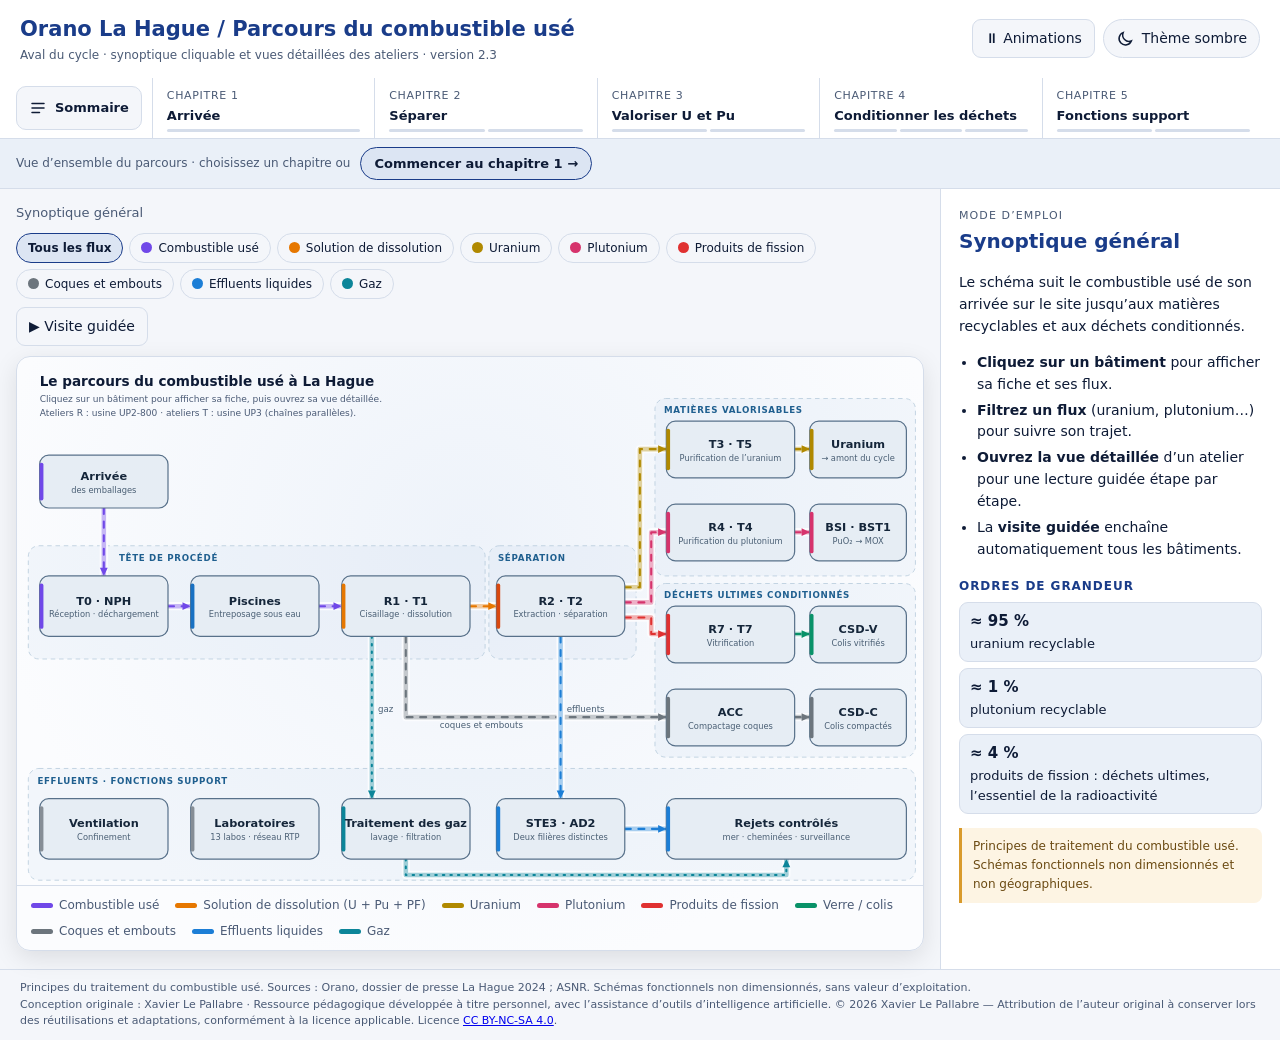
<file: lahague.html>
<!doctype html><html><head><meta charset=utf8><meta name=viewport content="width=device-width,initial-scale=1,viewport-fit=cover">
<link rel="manifest" href="manifest.json">
<meta name="theme-color" content="#FFFFFF" media="(prefers-color-scheme: light)"><meta name="theme-color" content="#12204A" media="(prefers-color-scheme: dark)">
<link rel="icon" href="icons/icon.svg" type="image/svg+xml">
<link rel="apple-touch-icon" href="icons/apple-touch-icon.png">
<meta name="apple-mobile-web-app-capable" content="yes">
<meta name="mobile-web-app-capable" content="yes">
<meta name="apple-mobile-web-app-title" content="Sûreté &amp; Cycle">
<script>/* Hors ligne : enregistrement du service worker si la page est ouverte seule */
if('serviceWorker' in navigator&&location.protocol.startsWith('http')&&window.top===window)addEventListener('load',()=>navigator.serviceWorker.register('./service-worker.js').catch(console.warn));</script>
<style>:root{color-scheme:light;box-sizing:border-box;padding-top:env(safe-area-inset-top,0px);padding-bottom:env(safe-area-inset-bottom,0px)}html{scroll-padding-top:env(safe-area-inset-top,0px)}body{margin:0;padding:0;font:14px -apple-system,BlinkMacSystemFont,sans-serif;background:#fff;color:#000}img{max-width:100%}[hidden]:not([hidden=until-found i]){display:none!important}</style><link rel="stylesheet" href="fonts/lexend.css"><link rel="stylesheet" href="charte.css">
</head><body>
<title>Parcours La Hague</title>
<style>
/* V2.1 — consolidation du rendu desktop et du comportement */
:root{--stage-outline:color-mix(in srgb,var(--accent) 22%,var(--border))}
.stage{box-shadow:0 7px 24px rgba(0,0,0,.10);border-color:var(--stage-outline)}
.nav button,.chip,.sbtn{transition:background-color .18s,border-color .18s,transform .18s}
.nav button:hover,.chip:hover,.sbtn:hover{border-color:var(--accent)}
.steptext{min-height:110px;line-height:1.62}
.steptext h3{font-size:17px}
.aside{line-height:1.57}
.eq.dim,.part.dim,.fl.dim{pointer-events:none}
/* Le masquage d’une étape suspend aussi ses mouvements */
.dim .spin,.dim .spin-fast,.dim .chop,.dim .feed,.dim .fall,.dim .rise,.dim .rise-long,.dim .lift,.dim .press,.dim .crush,.dim .fillup,.dim .glow,.dim .drip,.dim .move-r,
.dim .shear-feed,.dim .shear-blade,.dim .shear-clamp,.dim .shear-piece{animation-play-state:paused!important}
/* Un cycle unique coordonne avance, serrage, coupe et chute. Vue pédagogique, non cinématique réelle. */
.shear-feed{animation:shearFeed 7.2s ease-in-out infinite}
.shear-clamp{animation:shearClamp 7.2s ease-in-out infinite}
.shear-blade{animation:shearBlade 7.2s ease-in-out infinite}
.shear-piece{animation:shearPiece 7.2s linear infinite;opacity:0}
@keyframes shearFeed{0%,8%{transform:translateX(-35px)}25%,75%{transform:translateX(0)}90%,100%{transform:translateX(-35px)}}
@keyframes shearClamp{0%,25%,75%,100%{transform:translateX(0)}34%,66%{transform:translateX(8px)}}
@keyframes shearBlade{0%,38%,72%,100%{transform:translateY(0)}52%,58%{transform:translateY(39px)}}
@keyframes shearPiece{0%,53%{opacity:0;transform:translateY(0)}59%{opacity:1}80%,100%{opacity:0;transform:translateY(66px)}}
body.paused .shear-feed,body.paused .shear-clamp,body.paused .shear-blade,body.paused .shear-piece{animation-play-state:paused!important}
@media(prefers-reduced-motion:reduce){.shear-feed,.shear-clamp,.shear-blade,.shear-piece{animation:none!important}}

/* V2.2 — Gros plans techniques R1/T1, sans modification du parcours général */
.tech-zoom{margin-top:14px;border:1px solid var(--border);border-radius:12px;overflow:hidden;background:var(--panel)}
.tech-head{display:flex;justify-content:space-between;align-items:center;flex-wrap:wrap;gap:10px;padding:12px 14px;border-bottom:1px solid var(--border)}
.tech-head strong{font-size:15px}.tech-tabs{display:flex;gap:6px}.tech-tabs button{border:1px solid var(--border);border-radius:8px;background:var(--btn);padding:7px 11px}.tech-tabs button.active{border-color:var(--accent);background:var(--btn-active)}
.tech-svg{display:block;width:100%;height:auto;max-height:590px;background:radial-gradient(ellipse at 50% 40%,var(--canvas-glow),var(--canvas))}
.tech-foot{padding:10px 14px;color:var(--muted);font-size:12px;border-top:1px solid var(--border)}
.tech-label{fill:var(--label);font:15px system-ui,sans-serif}.tech-small{fill:var(--sublabel);font:12px system-ui,sans-serif}.tech-strong{fill:var(--label);font:bold 18px system-ui,sans-serif}
.tech-cut-blade{animation:techBlade 12s ease-in-out infinite}.tech-cut-clamp{animation:techClamp 12s ease-in-out infinite}.tech-cut-feed{animation:techFeed 12s ease-in-out infinite}.tech-cut-fall{animation:techFall 12s linear infinite;opacity:0}
@keyframes techBlade{0%,20%,38%,48%,65%,75%,92%,100%{transform:translateY(0)}27%,55%,82%{transform:translateY(105px)}}
@keyframes techClamp{0%,18%,37%,46%,64%,73%,91%,100%{transform:translateY(0)}23%,52%,79%{transform:translateY(15px)}}
@keyframes techFeed{0%,10%{transform:translateX(-28px)}18%,38%{transform:translateX(0)}46%,65%{transform:translateX(30px)}73%,92%{transform:translateX(60px)}100%{transform:translateX(-28px)}}
@keyframes techFall{0%,26%,53%,80%,100%{transform:translateY(0);opacity:0}29%,56%,83%{opacity:1}35%,62%,89%{transform:translateY(115px);opacity:0}}
.tech-wheel{animation:techWheel 28s linear infinite;transform-origin:560px 280px}
@keyframes techWheel{to{transform:rotate(360deg)}}
.tech-bubble{animation:techBubble 3s linear infinite;opacity:0}
@keyframes techBubble{0%{transform:translateY(0);opacity:0}25%{opacity:.7}100%{transform:translateY(-55px);opacity:0}}
body.paused .tech-cut-blade,body.paused .tech-cut-clamp,body.paused .tech-cut-feed,body.paused .tech-cut-fall,body.paused .tech-wheel,body.paused .tech-bubble{animation-play-state:paused!important}
@media(prefers-reduced-motion:reduce){.tech-cut-blade,.tech-cut-clamp,.tech-cut-feed,.tech-cut-fall,.tech-wheel,.tech-bubble{animation:none!important}}

/* V2.3 : suspension des gros plans non visibles et contraste des libellés */
.tech-zoom.hidden *, .tech-zoom[hidden] *{animation-play-state:paused!important}
.tech-foot{line-height:1.5}
</style>

<style>
/* ================= THÈMES ================= */
:root{color-scheme:dark;
 --bg:#0a121c;--panel:#111c2a;--panel2:#162436;--border:#26394d;--text:#e6eef6;--muted:#97abbd;--accent:#5cb3e6;
 --canvas:#0e1926;--canvas-glow:#13243a;--eq:#1b2c3f;--eq-stroke:#7f9db6;--label:#e3ecf4;--sublabel:#a3b6c7;
 --btn:#152538;--btn-active:#1f4f6e;--btn-active-border:#5cb3e6;--header:#0d1724;--focus:#ffffff;
 --zone:rgba(92,179,230,.045);--zone-stroke:#2c4a63;--zone-text:#8fc4e3;--water:#1d5a86;--water2:#2a78ab;--glow:#ff9b4f;--warn-bg:#2d2a24;--warn-text:#f0d9a6;--warn-border:#e0aa55;
 --m-comb:#b197fc;--m-sol:#f59f00;--m-u:#ffd43b;--m-pu:#f783ac;--m-pf:#ff6b6b;--m-coq:#adb5bd;--m-eff:#4dabf7;--m-gaz:#99e9f2;--m-dt:#d4a373;--m-solv:#69db7c;--m-verre:#63e6be;--m-eau:#74c0fc;--m-air:#ced4da;--m-upu:#ffa94d;--m-emb:#b9a88d;}
@media (prefers-color-scheme: light){:root:not([data-theme="dark"]){color-scheme:light;
 --bg:#eef2f6;--panel:#ffffff;--panel2:#f4f7fa;--border:#cdd7e1;--text:#13202d;--muted:#52667a;--accent:#1f6fa8;
 --canvas:#fbfcfe;--canvas-glow:#f1f6fb;--eq:#e6edf4;--eq-stroke:#58718a;--label:#15263a;--sublabel:#4a5f74;
 --btn:#f3f6f9;--btn-active:#d6e8f5;--btn-active-border:#1f6fa8;--header:#ffffff;--focus:#0b3b5c;
 --zone:rgba(31,111,168,.04);--zone-stroke:#b4c9da;--zone-text:#1f5f8f;--water:#a5d0ee;--water2:#7db8e2;--glow:#e5741f;--warn-bg:#fdf4e3;--warn-text:#6b4a12;--warn-border:#d99a2b;
 --m-comb:#7048e8;--m-sol:#e67700;--m-u:#b08900;--m-pu:#d6336c;--m-pf:#e03131;--m-coq:#6c757d;--m-eff:#1c7ed6;--m-gaz:#0c8599;--m-dt:#8d6e4c;--m-solv:#2b8a3e;--m-verre:#099268;--m-eau:#1971c2;--m-air:#868e96;--m-upu:#d9480f;--m-emb:#80654b;}}
:root[data-theme="light"]{color-scheme:light;
 --bg:#eef2f6;--panel:#ffffff;--panel2:#f4f7fa;--border:#cdd7e1;--text:#13202d;--muted:#52667a;--accent:#1f6fa8;
 --canvas:#fbfcfe;--canvas-glow:#f1f6fb;--eq:#e6edf4;--eq-stroke:#58718a;--label:#15263a;--sublabel:#4a5f74;
 --btn:#f3f6f9;--btn-active:#d6e8f5;--btn-active-border:#1f6fa8;--header:#ffffff;--focus:#0b3b5c;
 --zone:rgba(31,111,168,.04);--zone-stroke:#b4c9da;--zone-text:#1f5f8f;--water:#a5d0ee;--water2:#7db8e2;--glow:#e5741f;--warn-bg:#fdf4e3;--warn-text:#6b4a12;--warn-border:#d99a2b;
 --m-comb:#7048e8;--m-sol:#e67700;--m-u:#b08900;--m-pu:#d6336c;--m-pf:#e03131;--m-coq:#6c757d;--m-eff:#1c7ed6;--m-gaz:#0c8599;--m-dt:#8d6e4c;--m-solv:#2b8a3e;--m-verre:#099268;--m-eau:#1971c2;--m-air:#868e96;--m-upu:#d9480f;--m-emb:#80654b;}
*{box-sizing:border-box}
body{margin:0;background:var(--bg);color:var(--text);font:14px/1.5 system-ui,"Segoe UI",Arial,sans-serif}
button,select{font:inherit;color:inherit}button{cursor:pointer}
button:focus-visible,.node:focus-visible,.eq:focus-visible{outline:3px solid var(--accent);outline-offset:2px}
.top{padding:14px 20px;display:flex;justify-content:space-between;align-items:center;gap:12px;background:var(--header);border-bottom:1px solid var(--border);flex-wrap:wrap}
.top h1{font-size:21px;margin:0}.top h1 span{color:var(--accent)}
.sub{color:var(--muted);font-size:12px}
.btn{border:1px solid var(--border);border-radius:9px;background:var(--btn);padding:8px 12px;min-height:38px}
.btn.active{background:var(--btn-active);border-color:var(--btn-active-border)}
.btn.primary{background:var(--btn-active);border-color:var(--btn-active-border);font-weight:600}
.theme-btn{display:inline-flex;align-items:center;gap:8px;border-radius:999px}
.theme-btn svg{width:18px;height:18px}
.nav{display:flex;gap:6px;flex-wrap:wrap;padding:10px 20px;border-bottom:1px solid var(--border);background:var(--panel)}
.nav button{border:1px solid var(--border);border-radius:999px;background:var(--btn);padding:6px 12px;font-size:12.5px}
.nav button.active{background:var(--btn-active);border-color:var(--btn-active-border);font-weight:600}
.nav .sep{width:1px;background:var(--border);margin:0 4px}
.layout{display:grid;grid-template-columns:minmax(0,1fr) 340px;min-height:calc(100vh - 120px)}
.main{padding-block:14px;padding-left:max(16px,env(safe-area-inset-left,0px));padding-right:max(16px,env(safe-area-inset-right,0px));min-width:0}
.aside{border-left:1px solid var(--border);background:var(--panel);padding:18px;overflow:auto}
.crumbs{display:flex;align-items:center;gap:8px;flex-wrap:wrap;margin-bottom:10px;font-size:13px;color:var(--muted)}
.crumbs a{color:var(--accent);cursor:pointer;text-decoration:underline}
.bar{display:flex;flex-wrap:wrap;gap:8px;align-items:center;justify-content:space-between;margin-bottom:10px}
.bar .grp{display:flex;flex-wrap:wrap;gap:6px;align-items:center}
.chip{border:1px solid var(--border);border-radius:999px;background:var(--btn);padding:5px 11px;font-size:12px;display:inline-flex;align-items:center;gap:6px}
.chip i{width:11px;height:11px;border-radius:50%;display:inline-block;background:var(--mc)}
.chip.active{background:var(--btn-active);border-color:var(--btn-active-border);font-weight:600}
.stage{border:1px solid var(--border);border-radius:14px;background:radial-gradient(ellipse at 50% 30%,var(--canvas-glow),var(--canvas) 75%);overflow:hidden}
.stage svg{display:block;width:100%;height:auto}
.legend{display:flex;flex-wrap:wrap;gap:8px 16px;padding:10px 14px;border-top:1px solid var(--border);font-size:12px;color:var(--muted)}
.legend span{display:inline-flex;align-items:center;gap:6px}.legend i{width:22px;height:5px;border-radius:3px;background:var(--mc);display:inline-block}
.steps{display:flex;flex-wrap:wrap;gap:6px;align-items:center;padding:10px 14px;border-top:1px solid var(--border)}
.steps .sbtn{border:1px solid var(--border);border-radius:999px;background:var(--btn);padding:6px 11px;font-size:12px}
.steps .sbtn.active{background:var(--btn-active);border-color:var(--btn-active-border);font-weight:700}
.steptext{padding:12px 16px 16px;border-top:1px solid var(--border);background:var(--panel)}
.steptext h3{margin:0 0 6px;font-size:16px}
.steptext p{margin:0 0 6px}
.steptext ul{margin:4px 0 0;padding-left:20px}.steptext li{margin:3px 0}
.note{color:var(--muted);font-size:12px}
.warning{border-left:3px solid var(--warn-border);padding:9px 11px;background:var(--warn-bg);color:var(--warn-text);font-size:12px;margin-top:14px;border-radius:0 8px 8px 0}
.aside h2{font-size:20px;margin:2px 0 4px}
.aside h3{font-size:12px;text-transform:uppercase;letter-spacing:.08em;color:var(--accent);margin:16px 0 6px}
.aside ul{margin:0;padding-left:18px}.aside li{margin:4px 0}
.kicker{font-size:11px;letter-spacing:.1em;text-transform:uppercase;color:var(--muted)}
.facts{display:grid;grid-template-columns:1fr;gap:6px}
.fact{border:1px solid var(--border);background:var(--panel2);border-radius:9px;padding:7px 10px;font-size:13px}
.fact b{display:block;font-size:15px}
.io{display:grid;grid-template-columns:auto 1fr;gap:4px 10px;font-size:13px}.io span{color:var(--muted)}
.openbtn{width:100%;margin-top:14px}
.footer{padding:10px 20px;border-top:1px solid var(--border);color:var(--muted);font-size:11px}
.hidden{display:none!important}

/* ================= SVG ================= */
.ttl{fill:var(--text);font-size:18px;font-weight:700}
.subt{fill:var(--muted);font-size:12px}
.zone{fill:var(--zone);stroke:var(--zone-stroke);stroke-dasharray:6 5}
.zt{fill:var(--zone-text);font-size:11.5px;font-weight:700;letter-spacing:.08em}
.free{fill:var(--sublabel);font-size:11.5px}
.node{cursor:pointer;outline:none;transition:opacity .25s}
.n-b{fill:var(--eq);stroke:var(--eq-stroke);stroke-width:1.6}
.n-strip{fill:var(--mc)}
.n-t{fill:var(--label);font-size:15px;font-weight:700;text-anchor:middle;pointer-events:none}
.n-s{fill:var(--sublabel);font-size:11px;text-anchor:middle;pointer-events:none}
.n-go{fill:var(--accent);font-size:10.5px;font-weight:700;text-anchor:end;pointer-events:none}
.node:hover .n-b,.node.sel .n-b{stroke:var(--focus);stroke-width:3}
.node.dim,.fl.dim{opacity:.16}
.fl{transition:opacity .25s}
.fl path{fill:none;stroke-linecap:round;stroke-linejoin:round}
.f-case{stroke:var(--canvas)}
.f-base{stroke:var(--mc);opacity:.38}
.f-dash{stroke:var(--mc);stroke-dasharray:8 10;animation:flow 1.4s linear infinite}
.fl .f-arr{fill:var(--mc);stroke:none}
.f-lab{fill:var(--mc);font-size:11px;font-weight:700}
.m-gaz .f-dash,.m-air .f-dash{stroke-dasharray:2 8}
@keyframes flow{to{stroke-dashoffset:-36}}
.m-comb{--mc:var(--m-comb)}.m-sol{--mc:var(--m-sol)}.m-u{--mc:var(--m-u)}.m-pu{--mc:var(--m-pu)}.m-pf{--mc:var(--m-pf)}.m-coq{--mc:var(--m-coq)}
.m-eff{--mc:var(--m-eff)}.m-gaz{--mc:var(--m-gaz)}.m-dt{--mc:var(--m-dt)}.m-solv{--mc:var(--m-solv)}.m-verre{--mc:var(--m-verre)}.m-eau{--mc:var(--m-eau)}.m-air{--mc:var(--m-air)}.m-emb{--mc:var(--m-emb)}.m-upu{--mc:var(--m-upu)}
/* Équipements des vues détaillées */
.eq{cursor:pointer;transition:opacity .3s}
.eq-b{fill:var(--eq);stroke:var(--eq-stroke);stroke-width:1.6}
.eq-t{fill:var(--label);font-size:13px;font-weight:700;text-anchor:middle;pointer-events:none}
.eq-s{fill:var(--sublabel);font-size:10.5px;text-anchor:middle;pointer-events:none}
.eq:hover .eq-b{stroke:var(--focus)}
.eq.hl .eq-b{stroke:var(--accent);stroke-width:3}
.dim{opacity:.17}
.part{transition:opacity .3s}
.lbl{fill:var(--label);font-size:12px}.lbl-s{fill:var(--sublabel);font-size:10.5px}
.mid{text-anchor:middle}.end{text-anchor:end}
.wall{fill:none;stroke:var(--eq-stroke);stroke-width:2}
.thin{fill:none;stroke:var(--eq-stroke);stroke-width:1.4}
.water{fill:var(--water);opacity:.55}
.metal{fill:var(--m-coq)}
/* Animations */
.spin{animation:spin 10s linear infinite;transform-box:fill-box;transform-origin:center}
.spin-fast{animation:spin 2.2s linear infinite;transform-box:fill-box;transform-origin:center}
@keyframes spin{to{transform:rotate(360deg)}}
.chop{animation:chop 1.6s ease-in-out infinite}
@keyframes chop{0%,40%,100%{transform:translateY(0)}55%{transform:translateY(34px)}}
.feed{animation:feed 3.2s ease-in-out infinite}
@keyframes feed{0%{transform:translateX(-40px)}50%,100%{transform:translateX(0)}}
.fall{animation:fall 1.6s linear infinite}
@keyframes fall{0%{transform:translateY(0);opacity:0}15%{opacity:1}100%{transform:translateY(80px);opacity:0}}
.rise{animation:rise 3s linear infinite}
@keyframes rise{0%{transform:translateY(0);opacity:0}20%{opacity:.9}100%{transform:translateY(-70px);opacity:0}}
.rise-long{animation:riseL 4s linear infinite}
@keyframes riseL{0%{transform:translateY(0);opacity:0}15%{opacity:1}85%{opacity:1}100%{transform:translateY(-240px);opacity:0}}
.lift{animation:lift 4s ease-in-out infinite}
@keyframes lift{0%,15%{transform:translateY(40px)}55%,100%{transform:translateY(0)}}
.press{animation:press 2.8s ease-in-out infinite}
@keyframes press{0%,30%,100%{transform:translateY(0)}60%{transform:translateY(58px)}}
.crush{animation:crush 2.8s ease-in-out infinite;transform-box:fill-box;transform-origin:bottom}
@keyframes crush{0%,30%,100%{transform:scaleY(1)}60%{transform:scaleY(.2)}}
.fillup{animation:fillup 6s ease-in-out infinite;transform-box:fill-box;transform-origin:bottom}
@keyframes fillup{0%{transform:scaleY(.05)}80%,100%{transform:scaleY(1)}}
.glow{animation:glow 1.8s ease-in-out infinite}
@keyframes glow{50%{opacity:.45}}
.drip{animation:drip 1.1s linear infinite}
@keyframes drip{0%{transform:translateY(0);opacity:0}20%{opacity:1}100%{transform:translateY(40px);opacity:0}}
.move-r{animation:mover 5s linear infinite}
.tr-move{animation:trMove 9s ease-in-out infinite}@keyframes trMove{0%,10%{transform:translateX(0)}45%,60%{transform:translateX(230px)}95%,100%{transform:translateX(0)}}
body.paused .tr-move{animation-play-state:paused}@media(prefers-reduced-motion:reduce){.tr-move{animation:none}}
@keyframes mover{0%{transform:translateX(0);opacity:0}10%{opacity:1}90%{opacity:1}100%{transform:translateX(860px);opacity:0}}
body.paused .fl .f-dash,body.paused .spin,body.paused .spin-fast,body.paused .chop,body.paused .feed,body.paused .fall,body.paused .rise,body.paused .rise-long,body.paused .lift,body.paused .press,body.paused .crush,body.paused .fillup,body.paused .glow,body.paused .drip,body.paused .move-r{animation-play-state:paused}
@media(prefers-reduced-motion:reduce){.f-dash,.spin,.spin-fast,.chop,.feed,.fall,.rise,.rise-long,.lift,.press,.crush,.fillup,.glow,.drip,.move-r{animation:none!important}}
@media(max-width:1020px){.layout{grid-template-columns:1fr}.aside{border-left:0;border-top:1px solid var(--border)}}
@media(max-width:560px){.top h1{font-size:17px}.nav{padding:8px}}
</style>
<header class="top">
 <div><h1>Orano La Hague <span>/</span> Parcours du combustible usé</h1><div class="sub">Aval du cycle · synoptique cliquable et vues détaillées des ateliers · version 2.3</div></div>
 <div class="bar" style="margin:0">
  <button class="btn" id="pauseBtn" type="button">⏸ Animations</button>
  <button id="themeBtn" class="btn theme-btn" type="button" aria-label="Basculer entre le design clair et le design sombre"><svg id="themeIcon" viewBox="0 0 24 24" fill="none" stroke="currentColor" stroke-width="2" stroke-linecap="round" aria-hidden="true"></svg><span id="themeTxt">Thème clair</span></button>
 </div>
</header>
<nav class="nav" id="nav" aria-label="Navigation entre les vues"></nav>

<div class="layout">
<main class="main">
 <div class="crumbs" id="crumbs"></div>

 <!-- SYNOPTIQUE GÉNÉRAL -->
 <section id="synSec">
  <div class="bar">
   <div class="grp" id="filters" role="group" aria-label="Filtrer les flux de matière"></div>
   <div class="grp"><button class="btn" id="tourBtn" type="button">▶ Visite guidée</button></div>
  </div>
  <div class="stage"><svg id="syn" viewBox="0 0 1200 700" role="img" aria-label="Synoptique général du traitement du combustible usé à La Hague"></svg>
   <div class="legend" id="synLegend"></div></div>
 </section>

 <!-- VUE DÉTAILLÉE -->
 <section id="detSec" class="hidden">
  <div class="bar">
   <div class="grp"><button class="btn" id="prevView" type="button">← Atelier précédent</button><button class="btn" id="nextView" type="button">Atelier suivant →</button></div>
   <div class="grp"><button class="btn" id="playBtn" type="button">▶ Lecture guidée</button></div>
  </div>
  <div class="stage">
   <svg id="det" viewBox="0 0 1100 520" role="img"></svg>
   <div class="legend" id="detLegend"></div>
   <div class="steps" id="steps"></div>
   <div class="steptext" id="stepText" aria-live="polite"></div>
  </div>
  <div class="tech-zoom hidden" id="techZoom"></div>
 </section>
</main>

<aside class="aside" id="aside"></aside>
</div>
<footer class="footer">Principes du traitement du combustible usé. Sources : Orano, dossier de presse La Hague 2024 ; ASNR. Schémas fonctionnels non dimensionnés, sans valeur d’exploitation.<br>Conception originale : Xavier Le Pallabre · Ressource pédagogique développée à titre personnel, avec l’assistance d’outils d’intelligence artificielle. © 2026 Xavier Le Pallabre — Attribution de l’auteur original à conserver lors des réutilisations et adaptations, conformément à la licence applicable. Licence <a href="https://creativecommons.org/licenses/by-nc-sa/4.0/deed.fr" rel="license noopener" target="_blank">CC BY-NC-SA 4.0</a>.</footer>

<script>
"use strict";
const $=id=>document.getElementById(id);
/* =====================================================================
   1. MATIÈRES ET OUTILS DE DESSIN
   ===================================================================== */
const MAT={comb:'Combustible usé',sol:'Solution de dissolution (U + Pu + PF)',u:'Uranium',pu:'Plutonium',pf:'Produits de fission',coq:'Coques et embouts',eff:'Effluents liquides',gaz:'Gaz',dt:'Déchets technologiques',solv:'Solvant',verre:'Verre / colis',eau:'Eau de piscine',air:'Air de ventilation',emb:'Emballage vide',upu:'Solvant chargé U + Pu'};
// points d'un tracé M/L/H/V absolu (pour orienter les flèches)
function pts(d){const t=d.match(/[MLHV]|-?\d+(?:\.\d+)?/g);const p=[];let c='M',x=0,y=0,i=0;
 while(i<t.length){const k=t[i];if(/[MLHV]/.test(k)){c=k;i++;continue;}
  if(c==='M'||c==='L'){x=+t[i];y=+t[i+1];i+=2;}else if(c==='H'){x=+t[i];i++;}else{y=+t[i];i++;}p.push([x,y]);}return p;}
// Flux de matière animé
function F(d,m,s,o={}){const p=pts(d),a=p[p.length-2],b=p[p.length-1],ang=Math.atan2(b[1]-a[1],b[0]-a[0]),w=o.w||6,sz=w+6;
 const tri=`M${b[0]} ${b[1]} L${(b[0]-sz*Math.cos(ang-.45)).toFixed(1)} ${(b[1]-sz*Math.sin(ang-.45)).toFixed(1)} L${(b[0]-sz*Math.cos(ang+.45)).toFixed(1)} ${(b[1]-sz*Math.sin(ang+.45)).toFixed(1)}Z`;
 return `<g class="fl m-${m}" data-m="${m}"${s!==''?` data-s="${s}"`:''}${o.n?` data-n="${o.n}"`:''}>${o.noCase?'':`<path class="f-case" d="${d}" stroke-width="${w+5}"/>`}<path class="f-base" d="${d}" stroke-width="${w}"/><path class="f-dash" d="${d}" stroke-width="${Math.max(2,w*.45).toFixed(1)}"/>${o.noArrow?'':`<path class="f-arr" d="${tri}"/>`}${o.lab?`<text class="f-lab" x="${o.lab[0]}" y="${o.lab[1]}"${o.lab[3]?` text-anchor="${o.lab[3]}"`:''}>${o.lab[2]}</text>`:''}</g>`;}
// Équipement (vue détaillée)
function B(x,y,w,h,t,sub,s,o={}){const L=Array.isArray(sub)?sub:(sub?[sub]:[]),cx=x+w/2;
 const ty=o.top?y+20:(y+h/2-(L.length*13)/2+5);
 return `<g class="eq" data-s="${s}" tabindex="0" role="button" aria-label="${t}"><rect class="eq-b" x="${x}" y="${y}" width="${w}" height="${h}" rx="${o.rx??11}"/>${o.inner||''}<text class="eq-t" x="${cx}" y="${ty}">${t}</text>${L.map((l,i)=>`<text class="eq-s" x="${cx}" y="${ty+15+i*13}">${l}</text>`).join('')}</g>`;}
// Partie décorative liée à une étape
const PT=(s,inner)=>`<g class="part" data-s="${s}">${inner}</g>`;
const TX=(x,y,t,c='lbl',a='')=>`<text class="${c}${a?' '+a:''}" x="${x}" y="${y}">${t}</text>`;

/* =====================================================================
   2. FICHES DES BÂTIMENTS (synoptique)
   ===================================================================== */
const FICHE={
arrivee:{t:'Arrivée des emballages',full:'Transport du combustible usé',m:'comb',view:'recep',
 role:'Après au moins un an en piscine de centrale, les assemblages usés arrivent à La Hague dans des emballages de transport blindés, appelés « châteaux ».',
 does:['Emballages en acier d’environ 110 t, pour une dizaine de tonnes de matière (ordre de grandeur de la brochure).','Acheminement principalement par rail jusqu’au terminal de Valognes, puis convoi routier ; certains emballages arrivent par bateau via Cherbourg.','Conçus pour résister à un feu de 800 °C et à une chute de 9 m sur une surface indéformable.'],
 io:[['Entrée','Combustible usé des centrales (France et clients étrangers)'],['Sortie','Emballages vers la réception T0 / NPH']]},
recep:{t:'T0 · NPH',full:'Réception et déchargement des emballages',m:'comb',view:'recep',
 role:'Contrôler les emballages puis décharger les assemblages, à sec ou sous eau, avant leur entreposage en piscine.',
 does:['T0 : déchargement à sec, par accostage étanche de l’emballage sous une cellule blindée (emballages de type MARK II ou équivalent).','NPH : déchargement sous eau, pour tous les types d’emballages.','HAO : petits emballages de combustibles de réacteurs de recherche.','Préparation des emballages vides (vidange, rinçage, séchage, contrôles, lavage haute pression) avant réexpédition.'],
 io:[['Entrée','Emballages chargés'],['Sorties','Assemblages en paniers → piscines ; emballages vides → centrales']]},
pisc:{t:'Piscines',full:'Entreposage du combustible sous eau',m:'eau',view:'recep',
 role:'Laisser décroître la radioactivité et la puissance thermique du combustible avant traitement.',
 does:['Quatre piscines interconnectées, d’une capacité totale d’environ 14 000 t (brochure).','Assemblages en paniers sous ≈ 9 m d’eau, dont ≈ 4 m au-dessus des assemblages pour la protection biologique.','Séjour de trois à cinq ans.','Eau déminéralisée refroidie et filtrée en permanence ; les résines d’épuration sont cimentées à l’ACR.'],
 io:[['Entrée','Paniers d’assemblages'],['Sortie','Assemblages refroidis → R1 / T1']],
 keys:[['≈ 9 m','hauteur d’eau'],['3 à 5 ans','durée d’entreposage']]},
r1:{t:'R1 · T1',full:'Cisaillage et dissolution',m:'sol',view:'r1',
 role:'Ouvrir les gaines des crayons et mettre la matière nucléaire en solution.',
 does:['Cisaillage des assemblages en tronçons ; embouts de tête et de pied traités à part.','Dissolution dans l’acide nitrique bouillant et concentré, dans une roue à 12 godets.','Traitement des gaz de dissolution (lavage, désorption de l’iode, filtration).','Clarification par centrifugation : fines de Zircaloy et produits de fission insolubles, entreposés avant vitrification.','Coques et embouts rincés, contrôlés puis envoyés en fûts vers l’ACC.'],
 io:[['Entrée','Assemblages refroidis'],['Sorties','Solution clarifiée → R2 / T2 ; coques et embouts → ACC ; gaz → traitement ; fines → vitrification']],
 keys:[['3 chaînes','R1 : 1 chaîne · T1 : 2 chaînes'],['tronçons','longueur des tronçons']]},
r2:{t:'R2 · T2',full:'Extraction et concentration',m:'upu',view:'r2',
 role:'Séparer l’uranium et le plutonium des produits de fission, puis séparer l’uranium du plutonium.',
 does:['Extraction liquide-liquide par un solvant (tributylphosphate) : U et Pu passent dans le solvant, les PF restent dans la phase aqueuse.','Lavages du solvant pour éliminer les traces de PF et d’actinides.','Partition U / Pu : le Pu, réduit à la valence III par le nitrate uraneux, devient non extractible.','Concentration des PF par évaporation et entreposage en cuves refroidies et brassées avant vitrification.','Régénération du solvant et recyclage des effluents (acide récupéré).'],
 io:[['Entrée','Solution clarifiée de R1 / T1'],['Sorties','Uranium → T3 / T5 ; plutonium → R4 / T4 ; PF → R7 / T7']]},
t3:{t:'T3 · T5',full:'Purification du nitrate d’uranyle',m:'u',view:'t3',
 role:'Purifier et concentrer l’uranium pour qu’il puisse retourner vers l’amont du cycle.',
 does:['Purification en batteries de mélangeurs-décanteurs, en deux cycles (extraction et réextraction).','Concentration par évaporation, entreposage puis conditionnement et expédition.','Traitement et recyclage du solvant usé ; récupération de l’acide nitrique non tritié.','Préparation du nitrate uraneux utilisé pour la partition U / Pu dans T2 et T4.'],
 io:[['Entrée','Nitrate d’uranyle de R2 / T2'],['Sorties','Nitrate d’uranyle purifié → expédition ; raffinats → vitrification']]},
unox:{t:'Nitrate d’uranyle',full:'Entreposage et expédition de l’uranium',m:'u',view:'t3',
 role:'L’uranium purifié est entreposé, contrôlé, conditionné puis expédié vers les usines de l’amont du cycle.',
 does:['L’uranium représente environ 95 % de la masse du combustible usé.','Il peut être converti puis réenrichi, ou transformé en oxyde pour un recyclage ultérieur (opérations réalisées sur un autre site).'],
 io:[['Entrée','Nitrate d’uranyle purifié de T3 / T5'],['Sortie','Vers l’amont du cycle (conversion)']]},
r4:{t:'R4 · T4',full:'Purification et conversion du plutonium',m:'pu',view:'r4',
 role:'Purifier le plutonium, le convertir en oxyde PuO₂ et le conditionner.',
 does:['Voie humide : purification par extraction / réextraction (T4 : colonnes pulsées, 2 cycles ; R4 : extracteurs centrifuges, 1 cycle).','Conversion : précipitation en oxalate, filtration, séchage puis calcination à plus de 500 °C → PuO₂.','Voie sèche : homogénéisation des lots, mise en boîtes inox serties d’environ contenu contrôlé, étuis soudés de boîtes conditionnées, conteneurs contrôlés.','Recyclage des eaux-mères oxaliques et des oxydes récupérés.'],
 io:[['Entrée','Nitrate de plutonium de R2 / T2'],['Sortie','Conteneurs de PuO₂ → BSI / BST1']],
 keys:[['80 kg / jour','production nominale de R4 (brochure)'],['avril 2002','mise en production de R4']]},
bsi:{t:'BSI · BST1',full:'Entreposage et expédition du PuO₂',m:'pu',view:'r4',
 role:'Entreposer les conteneurs d’oxyde de plutonium avant leur expédition vers la fabrication de combustible MOX.',
 does:['Le plutonium représente environ 1 % de la masse du combustible usé.','Le MOX est un mélange d’oxydes de plutonium et d’uranium appauvri, fabriqué sur un autre site.'],
 io:[['Entrée','Conteneurs de R4 / T4'],['Sortie','Expédition vers la fabrication MOX']]},
r7:{t:'R7 · T7',full:'Vitrification des produits de fission',m:'pf',view:'r7',
 role:'Incorporer les produits de fission dans du verre et le couler dans des conteneurs en acier inoxydable.',
 does:['Ajustement des solutions de PF et des fines par réactifs.','Calcination dans un tube tournant chauffé à environ 800 °C.','Fusion avec de la fritte de verre dans un four à induction à plus de 1 100 °C (composition qualifiée).','Coulée en conteneur, refroidissement 24 h, soudage du couvercle, décontamination, contrôle.','Entreposage en puits ventilés.'],
 io:[['Entrées','Solutions de PF de R2 / T2 ; fines de R1 / T1 ; raffinats'],['Sortie','Colis CSD-V']]},
csdv:{t:'CSD-V',full:'Colis standard de déchets vitrifiés',m:'verre',view:'r7',
 role:'Les conteneurs de verre sont entreposés verticalement dans des puits ventilés en attendant leur retour aux clients ou leur stockage définitif.',
 does:['Les produits de fission contiennent l’essentiel de la radioactivité du combustible usé.','Le verre, comparable à une roche volcanique (obsidienne), piège durablement les radioéléments.','Les clients étrangers restent propriétaires de leurs déchets, qui leur sont retournés.'],
 io:[['Entrée','Conteneurs de R7 / T7'],['Sortie','Retour aux pays clients / stockage définitif']]},
acc:{t:'ACC',full:'Atelier de compactage des coques et embouts',m:'coq',view:'acc',
 role:'Réduire le volume des déchets de structure et de certains déchets technologiques de haute activité.',
 does:['Séparateur-doseur : remplissage maîtrisé d’étuis de 80 L.','Séchage puis compactage sous presse de 2 500 t : les étuis deviennent des « galettes ».','Galettes empilées dans des CSD-C, soudés et contrôlés.','Caractérisation radiologique de chaque colis.'],
 io:[['Entrées','Coques et embouts de R1 / T1 ; déchets technologiques HA'],['Sortie','Colis CSD-C']],
 keys:[['÷ 5','volume moyen des déchets traités'],['2 500 t','capacité des presses']]},
csdc:{t:'CSD-C',full:'Colis standard de déchets compactés',m:'coq',view:'acc',
 role:'Les colis de déchets compactés ont la même géométrie que les colis vitrifiés : c’est le concept de « conteneur universel ».',
 does:['Optimise l’entreposage, la manutention, le transport et le stockage définitif.'],
 io:[['Entrée','Galettes compactées de l’ACC'],['Sortie','Entreposage puis retour clients / stockage']]},
ste3:{t:'STE3 · AD2',full:'Effluents liquides actifs et déchets technologiques',m:'eff',view:'ste3',
 role:'Traiter les effluents de faible et moyenne activité et conditionner les déchets d’exploitation et de maintenance.',
 does:['STE3 : collecte en cuves, analyses, coprécipitation des radioéléments, décantation.','Liquides très faiblement actifs rejetés en mer après contrôle, conformément aux autorisations ; boues conditionnées en fûts.','AD2 : cimentation des déchets technologiques et mise en conteneurs béton-fibres (CBF).','ACR : cimentation des résines d’épuration de l’eau des piscines.'],
 io:[['Entrées','Effluents FA / MA de toutes les usines ; déchets technologiques'],['Sorties','Rejets contrôlés ; colis de déchets']]},
gaz:{t:'Traitement des gaz',full:'Gaz de procédé',m:'gaz',view:'vent',
 role:'Les gaz libérés au cisaillage et à la dissolution, ainsi que ceux des appareils de procédé, sont lavés et filtrés avant rejet par les cheminées.',
 does:['Lavage en colonnes, désorption de l’iode, filtration.','Contrôle de tous les gaz avant rejet dans l’atmosphère, conformément aux autorisations.'],
 io:[['Entrées','Gaz de R1 / T1 et des ateliers de procédé'],['Sortie','Cheminées surveillées']]},
rejets:{t:'Rejets contrôlés',full:'Surveillance de l’environnement',m:'eff',view:'vent',
 role:'Les rejets liquides et gazeux sont strictement encadrés par des autorisations et mesurés en continu.',
 does:['Effluents liquides très faiblement actifs rejetés en mer après contrôle.','Gaz contrôlés sur chaque cheminée.','Surveillance terrestre et marine autour du site.'],
 io:[['Entrées','STE3, traitement des gaz, ventilation'],['Sortie','Environnement (mer, atmosphère)']]},
labo:{t:'Laboratoires',full:'Laboratoires d’analyses et de contrôle',m:'air',view:'labo',
 role:'Prélever et analyser des échantillons dans tous les ateliers, 24 h sur 24, pour piloter le procédé, suivre les matières nucléaires et surveiller l’environnement.',
 does:['Treize laboratoires principaux sur UP2 et UP3, reliés par un réseau de transfert pneumatique (RTP).','Environ 30 chaînes blindées (haute activité) et 60 chaînes légères (faible et moyenne activité).','Analyses de marche du procédé, de spécification (qualité, bilan, environnement) et études spéciales.'],
 io:[['Entrées','Échantillons de tous les ateliers'],['Sorties','Résultats d’analyses vers les ateliers']],
 keys:[['854','points de prélèvement'],['56 km','de réseau RTP'],['150 000','prélèvements automatiques par an']]},
vent:{t:'Ventilation',full:'Ventilation et confinement',m:'air',view:'vent',
 role:'Maintenir des dépressions croissantes vers les zones les plus contaminables pour que l’air circule toujours vers elles, puis filtrer avant rejet.',
 does:['Cascade de dépressions : bâtiment → locaux de procédé → cellules et boîtes à gants.','Filtration de l’air extrait, ventilateurs d’extraction, cheminées surveillées.'],
 io:[['Entrée','Air neuf filtré'],['Sortie','Air filtré et contrôlé → cheminées']]}
};

/* =====================================================================
   3. SYNOPTIQUE GÉNÉRAL
   ===================================================================== */
const SYN_NODES=[
 ['arrivee',30,130,170,70,'Arrivée','des emballages'],
 ['recep',30,290,170,80,'T0 · NPH','Réception · déchargement'],
 ['pisc',230,290,170,80,'Piscines','Entreposage sous eau'],
 ['r1',430,290,170,80,'R1 · T1','Cisaillage · dissolution'],
 ['r2',635,290,170,80,'R2 · T2','Extraction · séparation'],
 ['t3',860,85,170,75,'T3 · T5','Purification de l’uranium'],
 ['unox',1050,85,128,75,'Uranium','→ amont du cycle'],
 ['r4',860,195,170,75,'R4 · T4','Purification du plutonium'],
 ['bsi',1050,195,128,75,'BSI · BST1','PuO₂ → MOX'],
 ['r7',860,330,170,75,'R7 · T7','Vitrification'],
 ['csdv',1050,330,128,75,'CSD-V','Colis vitrifiés'],
 ['acc',860,440,170,75,'ACC','Compactage coques'],
 ['csdc',1050,440,128,75,'CSD-C','Colis compactés'],
 ['vent',30,585,170,80,'Ventilation','Confinement'],
 ['labo',230,585,170,80,'Laboratoires','13 labos · réseau RTP'],
 ['gaz',430,585,170,80,'Traitement des gaz','lavage · filtration'],
 ['ste3',635,585,170,80,'STE3 · AD2','Deux filières distinctes'],
 ['rejets',860,585,318,80,'Rejets contrôlés','mer · cheminées · surveillance']
];
const SYN_FLOWS=[
 ['M115 200 V290','comb','arrivee recep'],['M200 330 H230','comb','recep pisc'],['M400 330 H430','comb','pisc r1'],
 ['M600 330 H635','sol','r1 r2'],
 ['M805 305 H825 V122 H860','u','r2 t3'],['M805 325 H840 V232 H860','pu','r2 r4'],['M805 345 H840 V367 H860','pf','r2 r7'],
 ['M1030 122 H1050','u','t3 unox'],['M1030 232 H1050','pu','r4 bsi'],['M1030 367 H1050','verre','r7 csdv'],
 ['M515 370 V477 H860','coq','r1 acc'],['M1030 477 H1050','coq','acc csdc'],
 ['M720 370 V585','eff','r2 ste3'],['M470 370 V585','gaz','r1 gaz'],
 ['M805 625 H860','eff','ste3 rejets'],['M515 665 V686 H1019 V665','gaz','gaz rejets'],
];
function N(id,x,y,w,h,t,s){const f=FICHE[id];
 return `<g class="node" data-node="${id}" tabindex="0" role="button" aria-label="${t} — ${s}"><rect class="n-b" x="${x}" y="${y}" width="${w}" height="${h}" rx="12"/><rect class="n-strip m-${f.m}" x="${x}" y="${y+10}" width="5" height="${h-20}" rx="2.5"/><text class="n-t" x="${x+w/2}" y="${y+h/2-2}">${t}</text><text class="n-s" x="${x+w/2}" y="${y+h/2+15}">${s}</text></g>`;}
function buildSyn(){
 let s=`<text class="ttl" x="30" y="38">Le parcours du combustible usé à La Hague</text><text class="subt" x="30" y="60">Cliquez sur un bâtiment pour afficher sa fiche, puis ouvrez sa vue détaillée.</text><text class="subt" x="30" y="78">Ateliers R : usine UP2-800 · ateliers T : usine UP3 (chaînes parallèles).</text>`;
 s+=`<rect class="zone" x="15" y="250" width="605" height="150" rx="14"/><text class="zt" x="135" y="270">TÊTE DE PROCÉDÉ</text>`;
 s+=`<rect class="zone" x="625" y="250" width="195" height="150" rx="14"/><text class="zt" x="637" y="270">SÉPARATION</text>`;
 s+=`<rect class="zone" x="845" y="55" width="345" height="235" rx="14"/><text class="zt" x="857" y="74">MATIÈRES VALORISABLES</text>`;
 s+=`<rect class="zone" x="845" y="300" width="345" height="230" rx="14"/><text class="zt" x="857" y="319">DÉCHETS ULTIMES CONDITIONNÉS</text>`;
 s+=`<rect class="zone" x="15" y="545" width="1175" height="148" rx="14"/><text class="zt" x="27" y="566">EFFLUENTS · FONCTIONS SUPPORT</text>`;
 s+=SYN_FLOWS.map(([d,m,n])=>F(d,m,'',{n})).join('');
 s+=`<text class="free" x="728" y="470">effluents</text><text class="free" x="478" y="470">gaz</text><text class="free" x="560" y="492">coques et embouts</text>`;
 s+=SYN_NODES.map(a=>N(...a)).join('');
 $('syn').innerHTML=s;
 const used=[...new Set(SYN_FLOWS.map(f=>f[1]))];
 $('synLegend').innerHTML=used.map(m=>`<span class="m-${m}"><i></i>${MAT[m]}</span>`).join('');
 $('filters').innerHTML=`<button class="chip active" data-f="all" type="button">Tous les flux</button>`+['comb','sol','u','pu','pf','coq','eff','gaz'].map(m=>`<button class="chip m-${m}" data-f="${m}" type="button"><i></i>${MAT[m].replace(' (U + Pu + PF)','')}</button>`).join('');
}

/* =====================================================================
   4. VUES DÉTAILLÉES
   ===================================================================== */
const assembly=(x,y,w,h)=>`<rect x="${x}" y="${y}" width="${w}" height="${h}" rx="2" fill="var(--m-comb)" opacity=".85"/>${Array.from({length:Math.floor(w/5)},(_,i)=>`<path d="M${x+3+i*5} ${y+2}V${y+h-2}" stroke="var(--canvas)" stroke-width="1"/>`).join('')}`;
const column=(x,y,h,s,label)=>PT(s,`<rect x="${x}" y="${y}" width="50" height="${h}" rx="22" fill="var(--eq)" stroke="var(--eq-stroke)" stroke-width="2"/><rect x="${x+4}" y="${y+4}" width="42" height="${h*0.55}" rx="18" fill="var(--m-eff)" opacity=".18"/><rect x="${x+4}" y="${y+h*0.5}" width="42" height="${h*0.48}" rx="18" fill="var(--m-solv)" opacity=".16"/>${Array.from({length:Math.floor((h-40)/22)},(_,i)=>`<path d="M${x+8} ${y+24+i*22}H${x+42}" stroke="var(--eq-stroke)" stroke-width="1.2" stroke-dasharray="3 3"/>`).join('')}${[0,.6,1.2,1.8,2.4,3.0].map((d,i)=>`<circle class="rise-long" cx="${x+12+(i%3)*13}" cy="${y+h-14}" r="3.4" fill="var(--m-upu)" style="animation-delay:${d}s"/>`).join('')}<text class="lbl mid" x="${x+25}" y="${y-8}">${label}</text>`);

const VIEWS={
/* ---------- Réception et piscines ---------- */
recep:{t:'T0 · NPH — Réception, déchargement et entreposage en piscine',sub:'Deux voies de déchargement alternatives : à sec (T0) ou sous eau (NPH)',fiche:'recep',
 intro:'Les emballages sont contrôlés, déchargés à sec ou sous eau, puis les assemblages rejoignent les piscines d’entreposage où leur radioactivité et leur chaleur décroissent.',
 steps:[
 {t:'Réception et contrôle de l’emballage',d:'<p>L’emballage arrive à l’horizontale sur une remorque. Il est aussitôt soumis à un <b>contrôle radiologique</b> (non-contamination, débit de dose). Après dépose et contrôle des capots de protection, il est basculé à la verticale et transféré vers la voie de déchargement.</p>'},
 {t:'Préparation avant déchargement',d:'<ul><li><b>T0 (à sec)</b> : vérification de l’absence d’élément « rupté » (non étanche), ajustement de la dépression de la cavité, pose des pièces d’accostage étanche.</li><li><b>NPH (sous eau)</b> : pose d’une jupe de protection ; la cavité est remplie d’eau mise en circulation pour faire chuter la température des éléments et détecter un éventuel élément rupté ; desserrage des vis du bouchon.</li></ul>'},
 {t:'Déchargement : à sec ou sous eau',d:'<ul><li><b>T0</b> : après accostage sous la cellule blindée et ouverture, les éléments sont déchargés et identifiés automatiquement à l’unité, refroidis à 80 °C par rinçage à l’eau, contrôlés puis placés en panier. Seuls les emballages de type MARK II ou équivalent sont acceptés.</li><li><b>NPH</b> : l’emballage est immergé en piscine de déchargement, le bouchon retiré, les éléments extraits, identifiés et déposés en panier. Cette voie accepte tous les types d’emballages ; l’atelier <b>HAO</b> traite les petits emballages de réacteurs de recherche.</li></ul>'},
 {t:'Entreposage en piscine',d:'<p>Les paniers sont transférés dans les <b>piscines d’entreposage interconnectées</b> (capacité totale de l’ordre de 14 000 t selon la brochure). Le combustible séjourne <b>trois à cinq ans</b> sous environ <b>9 m d’eau</b>, dont <b>4 m au-dessus</b> des assemblages pour la protection biologique. L’eau, déminéralisée, est refroidie et filtrée en permanence.</p><p class="note">L’eau assure trois fonctions : évacuer la chaleur résiduelle, protéger des rayonnements, permettre la manutention à vue.</p>'},
 {t:'Retour de l’emballage vide',d:'<p>Refermé et désaccosté, l’emballage vide est vidangé, rincé et séché. On contrôle son étanchéité, sa non-contamination et le débit de dose, on le lave à l’eau haute pression, puis les capots amortisseurs de choc sont remontés : il peut repartir vers une centrale.</p><p class="note">Les résines échangeuses d’ions de l’épuration de l’eau des piscines sont cimentées à l’atelier ACR puis conditionnées à AD2.</p>'}],
 svg:()=>{
  let s=`<path d="M20 468 H1080" stroke="var(--eq-stroke)" stroke-width="2"/>`;
  // camion et emballage
  s+=PT('1',`<rect x="40" y="420" width="200" height="14" rx="3" fill="var(--eq-stroke)"/>${[70,105,205].map(x=>`<circle cx="${x}" cy="448" r="12" fill="var(--eq)" stroke="var(--eq-stroke)" stroke-width="2"/>`).join('')}<rect x="55" y="362" width="170" height="56" rx="22" fill="var(--eq)" stroke="var(--m-comb)" stroke-width="2.5"/>${Array.from({length:12},(_,i)=>`<path d="M${75+i*12} 366V414" stroke="var(--eq-stroke)" stroke-width="1.5"/>`).join('')}<text class="lbl mid" x="140" y="352">Emballage de transport</text><text class="lbl-s mid" x="140" y="486">arrivée à l’horizontale sur remorque</text>`);
  s+=B(40,250,200,60,'Contrôle radiologique',['non-contamination · débit de dose'],'1 2');
  s+=B(40,90,240,80,'Préparation de l’emballage vide',['vidange · rinçage · séchage','contrôles · lavage haute pression'],'5');
  // voies
  s+=F('M225 380 H300 V250 H400','comb','2 3',{lab:[305,240,'voie à sec'],w:5});
  s+=F('M225 400 H300 V420 H395','comb','2 3',{lab:[305,445,'voie sous eau'],w:5});
  // T0
  s+=PT('3',`<rect x="330" y="60" width="230" height="140" rx="10" fill="var(--eq)" stroke="var(--eq-stroke)" stroke-width="6"/><text class="lbl mid" x="445" y="50">T0 — cellule blindée de déchargement à sec</text><path d="M445 66 V100" stroke="var(--eq-stroke)" stroke-width="3"/><g class="lift">${assembly(438,100,14,80)}</g><rect x="548" y="88" width="10" height="60" fill="var(--glow)" opacity=".7"/><path d="M600 96 L555 104 L515 132 M600 112 L555 118 L520 150" fill="none" stroke="var(--m-coq)" stroke-width="3.5" stroke-linecap="round"/><text class="lbl-s" x="345" y="80">dépression ≈ 200 Pa</text><text class="lbl-s" x="345" y="190">dalle mobile</text><text class="lbl-s" x="566" y="80">verre au plomb ≈ 1 m</text><text class="lbl-s" x="470" y="186">télémanipulateurs</text>`);
  s+=PT('2 3',`<rect x="410" y="203" width="70" height="95" rx="16" fill="var(--eq)" stroke="var(--m-comb)" stroke-width="2.5"/><text class="lbl-s" x="488" y="250">emballage accosté</text><text class="lbl-s" x="488" y="263">sous la cellule</text>`);
  // NPH
  s+=PT('2 3',`<rect x="330" y="330" width="230" height="135" rx="8" class="water"/><path d="M330 330 V465 H560 V330" class="wall" stroke-width="3"/><text class="lbl mid" x="445" y="320">NPH — déchargement sous eau</text><rect x="405" y="360" width="70" height="95" rx="16" fill="var(--eq)" stroke="var(--m-comb)" stroke-width="2.5"/><path d="M400 372 H480" stroke="var(--eq-stroke)" stroke-width="5"/><text class="lbl-s" x="486" y="376">jupe</text>${[0,.8,1.6].map((d,i)=>`<circle class="rise" cx="${420+i*20}" cy="440" r="3" fill="#fff" opacity=".7" style="animation-delay:${d}s"/>`).join('')}`);
  s+=F('M410 215 H322 V150 H282','emb','5',{w:3,lab:[316,205,'emballage vide','end']});
  // transferts vers piscine
  s+=F('M560 130 H610 V300 H640','comb','3 4',{w:5});s+=F('M560 400 H640','comb','3 4',{w:5});
  // piscine d'entreposage
  s+=PT('4',`<rect x="640" y="250" width="420" height="215" class="water"/><rect x="640" y="250" width="420" height="215" fill="var(--water2)" opacity=".25" class="glow"/><path d="M640 250 V465 H1060 V250" class="wall" stroke-width="4"/>
   ${Array.from({length:6},(_,i)=>`<g><rect x="${665+i*62}" y="350" width="48" height="112" rx="4" fill="none" stroke="var(--eq-stroke)" stroke-width="1.5"/>${[0,1,2].map(j=>assembly(670+i*62+j*14,356,10,100)).join('')}</g>`).join('')}
   ${[0,.7,1.4,2.1,2.8].map((d,i)=>`<circle class="rise" cx="${690+i*75}" cy="345" r="3" fill="#fff" opacity=".6" style="animation-delay:${d}s"/>`).join('')}
   <path d="M1040 252 V462" stroke="var(--label)" stroke-width="1.2"/><path d="M1034 258 L1040 252 L1046 258 M1034 456 L1040 462 L1046 456" fill="none" stroke="var(--label)" stroke-width="1.2"/><text class="lbl end" x="1032" y="300">≈ 9 m d’eau</text>
   <path d="M655 254 V347" stroke="var(--label)" stroke-width="1.2" stroke-dasharray="3 3"/><text class="lbl-s" x="660" y="300">≈ 4 m d’eau</text><text class="lbl-s" x="660" y="313">au-dessus</text>
   <text class="lbl mid" x="870" y="282">Piscines d’entreposage interconnectées — 3 à 5 ans</text>`);
  // refroidissement / filtration
  s+=B(700,60,160,70,'Refroidissement',['échangeurs'],'4');s+=B(890,60,170,70,'Filtration',['eau déminéralisée'],'4');
  s+=F('M1000 250 V130','eau','4',{w:4});s+=F('M890 95 H860','eau','4',{w:4});s+=F('M760 130 V250','eau','4',{w:4});
  s+=F('M1060 200 H1092','comb','4',{w:5,lab:[1088,190,'vers R1 / T1','end']});
  s+=F('M1000 200 H1060','comb','4',{w:5,noArrow:true});
  return s;}},

/* ---------- R1 / T1 ---------- */
r1:{t:'R1 · T1 — Cisaillage et dissolution',sub:'Ateliers automatisés conduits à distance · R1 : 1 chaîne, T1 : 2 chaînes',fiche:'r1',
 intro:'Les assemblages sont découpés, la matière nucléaire est dissoute dans l’acide nitrique, puis la solution est clarifiée et mesurée avant la séparation. Les coques et embouts suivent leur propre voie de déchets.',
 steps:[
 {t:'Alimentation et contrôle',d:'<p>Après sa période de refroidissement en piscine, l’assemblage est transféré par un pont basculeur vers R1 ou T1. On contrôle son <b>identification</b> et son <b>taux de combustion</b> avant de l’introduire dans la cisaille.</p>'},
 {t:'Cisaillage',d:'<p>L’assemblage est coupé en <b>tronçons</b> qui tombent par gravité dans le dissolveur. Les <b>embouts</b> de tête et de pied, traités à part, sont évacués vers des rinceurs à embouts.</p><p class="note">Ouvrir les gaines est indispensable : la suite du traitement est chimique et ne peut pas agir sur des crayons étanches.</p>'},
 {t:'Dissolution',d:'<p>La matière nucléaire contenue dans les tronçons est dissoute dans de l’<b>acide nitrique bouillant et concentré</b>, dans une <b>roue de dissolution (12 godets dans le schéma)</b>. La solution s’écoule par trop-plein vers la clarification ; les coques de Zircaloy vidées sont évacuées vers le rinceur à coques.</p>'},
 {t:'Traitement des gaz',d:'<p>Les effluents gazeux produits par la dissolution sont <b>traités, lavés et filtrés</b> (colonnes de lavage, désorbeur à iode, filtration) avant leur rejet contrôlé par la cheminée.</p>'},
 {t:'Clarification et unité bilan',d:'<p>Une <b>centrifugeuse</b> retire de la solution les « fines » de cisaillage (copeaux de Zircaloy) et les produits de fission insolubles, entreposés avant vitrification. La solution clarifiée passe en <b>cuve bilan</b> (mesure de la matière) puis part vers R2 / T2.</p>'},
 {t:'Coques et embouts',d:'<p>Après rinçage et contrôle de la <b>matière fissile résiduelle</b> (MFR), coques et embouts sont conditionnés dans des <b>fûts navettes</b> dirigés vers l’atelier de compactage (ACC).</p>'},
 {t:'URP et combustibles RTR',d:'<ul><li><b>URP</b> (unité de redissolution du plutonium, dans R1) : l’oxyde de plutonium ancien, chargé en américium 241, est redissous dans un électrolyseur en milieu nitrique avec des ions argentiques, puis renvoyé vers R2 et R4.</li><li><b>RTR</b> : depuis 2005, T1 traite les combustibles de réacteurs de recherche (très enrichis, petits, gainés d’aluminium).</li></ul>'}],
 svg:()=>{
  let s='';
  s+=B(20,55,160,70,'Piscines','assemblage refroidi','1');
  s+=F('M180 90 H245','comb','1',{w:5});
  s+=PT('1 2',`<g class="shear-feed">${assembly(250,78,165,24)}<rect x="250" y="78" width="17" height="24" fill="var(--m-coq)" opacity=".95"/><rect x="398" y="78" width="17" height="24" fill="var(--m-coq)" opacity=".95"/></g><text class="lbl mid" x="320" y="68">Avance de l’assemblage</text>`);
  s+=PT('2',`<rect x="415" y="40" width="80" height="125" rx="8" fill="var(--eq)" stroke="var(--eq-stroke)" stroke-width="2"/><rect x="417" y="108" width="76" height="10" fill="var(--eq-stroke)"/><g class="shear-clamp"><rect x="417" y="80" width="12" height="38" rx="2" fill="var(--m-coq)"/></g><g class="shear-blade"><rect x="425" y="50" width="60" height="14" rx="3" fill="var(--m-coq)"/><path d="M425 64 H485 L455 74 Z" fill="var(--eq-stroke)"/></g><text class="lbl mid" x="455" y="30">Cisaille</text>${[0,1,2].map((i)=>`<rect class="shear-piece" x="${448+i*9}" y="172" width="8" height="7" rx="1" fill="${i===0?'var(--m-coq)':'var(--m-comb)'}" style="animation-delay:${i*0.08}s"/>`).join('')}<text class="lbl-s" x="462" y="226">tronçons tronçons</text><text class="lbl-s" x="415" y="242">Embouts : traitement séparé</text>`);
  s+=B(230,190,150,56,'Rinceurs à embouts','tête et pied','2 6');
  s+=F('M430 165 V218 H380','coq','2',{w:4});
  // dissolveur
  s+=PT('3',`<rect x="350" y="235" width="250" height="195" rx="18" fill="var(--m-sol)" opacity=".16"/><rect x="350" y="235" width="250" height="195" rx="18" class="wall" stroke-width="2.5"/><g class="spin" style="animation-duration:24s"><circle cx="475" cy="332" r="78" fill="none" stroke="var(--eq-stroke)" stroke-width="3"/>${Array.from({length:12},(_,i)=>{const a=i*Math.PI/6,x=475+78*Math.cos(a),y=332+78*Math.sin(a);return `<rect x="${(x-9).toFixed(1)}" y="${(y-9).toFixed(1)}" width="18" height="18" rx="4" fill="var(--eq)" stroke="var(--m-sol)" stroke-width="2"/>`;}).join('')}<circle cx="475" cy="332" r="8" fill="var(--eq-stroke)"/></g>${[0,.6,1.2,1.8].map((d,i)=>`<circle class="rise" cx="${375+i*60}" cy="415" r="3" fill="var(--m-sol)" style="animation-delay:${d}s"/>`).join('')}<text class="lbl-s mid" x="475" y="424">acide nitrique bouillant</text><text class="lbl" x="610" y="447">Dissolveur — roue à 12 godets</text>`);
  // gaz
  s+=F('M585 240 V95 H640','gaz','4',{w:5});
  s+=B(640,50,230,90,'Traitement des gaz',['colonnes de lavage','désorbeur à iode · filtration'],'4');
  s+=PT('4',`<path d="M905 140 V30 H935 V140" fill="var(--eq)" stroke="var(--eq-stroke)" stroke-width="2"/><text class="lbl-s mid" x="920" y="156">cheminée</text>`);
  s+=F('M870 95 H905','gaz','4',{w:5});
  // clarification
  s+=F('M600 330 H650','sol','3 5',{w:6});
  s+=B(650,290,170,80,'Clarification',['centrifugeuse : fines','+ PF insolubles'],'5',{inner:`<g class="spin-fast"><circle cx="800" cy="306" r="9" fill="none" stroke="var(--m-sol)" stroke-width="2" stroke-dasharray="6 4"/></g>`});
  s+=F('M820 330 H860','sol','5',{w:6});
  s+=B(860,290,140,80,'Unité bilan','cuve bilan','5');
  s+=F('M1000 330 H1092','sol','5',{w:6,lab:[1088,318,'vers R2 / T2','end']});
  s+=F('M735 370 V405 H860','pf','5',{w:4});
  s+=B(860,385,220,50,'Entreposage des fines','→ vitrification R7 / T7','5');
  // coques
  s+=F('M475 430 V480 H560','coq','3 6',{w:5});s+=F('M305 246 V480 H560','coq','6',{w:4,noArrow:true});
  s+=B(560,455,170,50,'Rinçage · contrôle MFR','','6');
  s+=F('M730 480 H760','coq','6',{w:5});
  s+=B(760,455,150,50,'Fûts navettes','','6');
  s+=F('M910 480 H1092','coq','6',{w:5,lab:[1088,470,'vers ACC','end']});
  s+=B(20,300,170,90,'URP · RTR',['redissolution du PuO₂ (URP)','RTR : T1 depuis 2005'],'7');
  return s;}},

/* ---------- R2 / T2 ---------- */
r2:{t:'R2 · T2 — Extraction et concentration',sub:'Extraction liquide-liquide : colonnes pulsées et mélangeurs-décanteurs',fiche:'r2',
 intro:'Un solvant organique « attrape » l’uranium et le plutonium et laisse les produits de fission dans l’acide : c’est le cœur du tri. On sépare ensuite l’uranium du plutonium.',
 steps:[
 {t:'Extraction des produits de fission',d:'<p>La solution nitrique est mise au contact d’un <b>solvant</b> (tributylphosphate dilué). Lors du mélange intime, l’<b>uranium et le plutonium migrent dans le solvant</b>, tandis que les <b>produits de fission restent dans la phase aqueuse</b>. Une décantation sépare ensuite les deux liquides non miscibles, comme l’huile et l’eau.</p><p class="note">Opération réalisée en colonnes pulsées : la pulsation disperse une phase en gouttelettes dans l’autre (gouttes orange sur le schéma), ce qui multiplie la surface d’échange.</p>'},
 {t:'Lavage de la solution U / Pu',d:'<p>Le solvant contenant l’uranium et le plutonium comporte encore quelques produits de fission et actinides résiduels. Ils sont éliminés par <b>deux lavages</b> en colonnes pulsées.</p>'},
 {t:'Partition uranium / plutonium',d:'<p>On exploite une propriété du plutonium : <b>réduit à la valence III, il devient non extractible</b> par le solvant. Le <b>nitrate uraneux U(IV)</b> réduit le Pu(IV) en Pu(III), qui repasse en phase aqueuse. L’uranium reste dans le solvant.</p><ul><li>Uranium : réextrait, concentré par évaporation, envoyé vers T3 / T5.</li><li>Plutonium : envoyé vers R4 / T4.</li></ul><p class="note">Partition en mélangeurs-décanteurs dans T2 et en colonne pulsée dans R2.</p>'},
 {t:'Concentration et entreposage des produits de fission',d:'<p>Les PF séparés sont <b>concentrés par évaporation</b>, puis entreposés dans des <b>cuves brassées et refroidies en permanence</b> en attendant d’être vitrifiés dans R7 / T7.</p>'},
 {t:'Régénération du solvant',d:'<p>Des <b>lavages à la soude et au carbonate</b> régénèrent le solvant, qui est réutilisé. Sur R2 et T3, une <b>distillation sous vide</b> sépare et purifie les composants du solvant et permet de traiter les résidus.</p>'},
 {t:'Effluents et unités annexes',d:'<p>Les effluents aqueux, acides ou basiques, sont collectés et <b>concentrés par évaporation</b> : les concentrats actifs rejoignent les PF, l’acide récupéré est réutilisé, les distillats sont rejetés en mer après neutralisation.</p><p class="note">R2 abrite aussi l’UCD, qui décontamine des déchets contenant des traces de plutonium ; T2 entrepose les fines de T1 avant vitrification.</p>'}],
 svg:()=>{
  let s='';
  s+=B(20,190,160,75,'Solution clarifiée',['U + Pu + PF','dans HNO₃'],'1');
  s+=F('M180 225 H230','sol','1',{w:6});
  s+=column(230,70,330,'1 4','Extraction');
  s+=F('M280 92 H380','upu','1 2',{w:5,lab:[330,82,'U + Pu','middle']});
  s+=column(380,70,260,'2','Lavage');
  s+=F('M430 92 H530','upu','2 3',{w:5});
  s+=column(530,70,260,'3','Partition');
  s+=F('M690 160 H580','u','3',{w:4});s+=PT('3',`<text class="lbl-s" x="592" y="178">nitrate uraneux U(IV)</text><text class="lbl-s" x="592" y="192">Pu(IV) → Pu(III)</text>`);
  s+=F('M580 100 H680','u','3',{w:6});s+=F('M580 260 H680','pu','3',{w:6});
  s+=B(680,60,180,80,'Voie uranium',['réextraction · concentration'],'3');
  s+=B(680,220,180,80,'Voie plutonium',['Pu(III) en phase aqueuse'],'3');
  s+=F('M860 100 H1092','u','3',{w:6,lab:[1088,88,'vers T3 / T5','end']});
  s+=F('M860 260 H1092','pu','3',{w:6,lab:[1088,248,'vers R4 / T4','end']});
  // PF
  s+=F('M255 400 V445 H300','pf','1 4',{w:6,lab:[262,425,'raffinat (PF)']});
  s+=B(300,410,150,70,'Évaporateur','concentration des PF','4',{inner:[0,.5,1].map((d,i)=>`<circle class="rise" cx="${330+i*45}" cy="470" r="2.5" fill="var(--m-pf)" style="animation-delay:${d}s"/>`).join('')});
  s+=F('M450 445 H500','pf','4',{w:6});
  s+=B(500,410,190,70,'Cuves d’entreposage',['brassées et refroidies'],'4',{inner:`<g class="spin-fast"><path d="M670 420 l8 8 -8 8 -8 -8z" fill="var(--m-pf)" opacity=".7"/></g>`});
  s+=F('M690 445 H1092','pf','4',{w:6,lab:[1088,433,'vers R7 / T7','end']});
  // solvant
  s+=F('M555 330 V360 H880','solv','5',{w:4,lab:[700,352,'solvant usé']});
  s+=B(880,320,200,75,'Régénération du solvant',['lavages soude / carbonate','distillation sous vide (R2)'],'5');
  s+=F('M980 395 V500 H200 V380 H230','solv','5 1',{w:4,lab:[600,494,'solvant régénéré']});
  s+=B(20,300,150,75,'Effluents',['évaporation','acide recyclé'],'6');
  s+=F('M95 375 V490 H330 V480','eff','6',{w:4,lab:[110,505,'concentrats → PF']});
  s+=PT('1',`<text class="lbl-s" x="290" y="200">phase aqueuse ↓</text><text class="lbl-s" x="290" y="350">solvant ↑</text>`);
  return s;}},

/* ---------- T3 / T5 ---------- */
t3:{t:'T3 · T5 — Purification et expédition du nitrate d’uranyle',sub:'Dernière étape du traitement de l’uranium avant son retour vers l’amont du cycle',fiche:'t3',
 intro:'L’uranium séparé contient encore des traces d’émetteurs alpha et gamma. T3 / T5 le purifient, le concentrent et le préparent à l’expédition ; ces ateliers recyclent aussi le solvant et l’acide.',
 steps:[
 {t:'Purification de l’uranium',d:'<p>Séparation liquide-liquide dans des <b>batteries de mélangeurs-décanteurs</b>, en <b>deux cycles successifs</b> (extraction et réextraction). Les reliquats d’émetteurs gamma (zirconium, thorium, ruthénium) et alpha (plutonium, neptunium) sont éliminés et partent vers la vitrification. Deux cycles fonctionnent en parallèle : un pour T2, un pour R2.</p>'},
 {t:'Concentration et entreposage',d:'<p>La solution d’uranium purifiée est <b>concentrée par évaporation</b> puis entreposée en cuves, où elle est contrôlée.</p>'},
 {t:'Conditionnement et expédition',d:'<p>Le nitrate d’uranyle est conditionné puis expédié vers les usines de l’amont du cycle pour une nouvelle utilisation (conversion puis réenrichissement, ou transformation en oxyde pour un recyclage ultérieur).</p>'},
 {t:'Traitement du solvant',d:'<p>Le solvant issu des cycles de purification et des ateliers T2 et T4 est récupéré et <b>décontaminé par traitement chimique et physique</b> (distillation), puis recyclé.</p>'},
 {t:'Acide nitrique non tritié',d:'<p>L’acide issu de la purification dans T2, T3 et T4 est récupéré, <b>décontaminé par évaporation, puis rectifié</b> avant d’être recyclé dans le procédé.</p>'},
 {t:'Préparation du nitrate uraneux',d:'<p>Une partie du nitrate d’uranyle est <b>réduite à l’hydrogène</b> en nitrate uraneux U(IV), le réactif qui permet la partition uranium / plutonium dans T2 et T4.</p>'}],
 svg:()=>{
  let s='';
  s+=B(20,70,170,75,'Depuis R2 / T2',['nitrate d’uranyle','+ traces Pu, Np, Ru, Th'],'1');
  s+=F('M190 108 H235','u','1',{w:6});
  s+=PT('1',`<rect x="235" y="60" width="345" height="110" rx="10" fill="var(--eq)" stroke="var(--eq-stroke)" stroke-width="2"/>${Array.from({length:5},(_,i)=>{const x=248+i*66;return `<rect x="${x}" y="78" width="20" height="74" rx="3" fill="var(--m-u)" opacity=".2" stroke="var(--eq-stroke)"/><g class="spin-fast" style="animation-delay:${i*.2}s"><path d="M${x+10} 108 l6 0 M${x+10} 108 l-6 0 M${x+10} 108 l0 6 M${x+10} 108 l0 -6" stroke="var(--m-u)" stroke-width="2.5"/></g><rect x="${x+24}" y="78" width="36" height="34" fill="var(--m-solv)" opacity=".2"/><rect x="${x+24}" y="112" width="36" height="40" fill="var(--m-eff)" opacity=".2"/><rect x="${x+24}" y="78" width="36" height="74" fill="none" stroke="var(--eq-stroke)"/>`;}).join('')}<text class="lbl mid" x="407" y="50">Batteries de mélangeurs-décanteurs — 2 cycles</text>`);
  s+=F('M300 170 V235 H220','pf','1',{w:4});
  s+=B(20,205,200,60,'Raffinats α / γ','→ vitrification R7 / T7','1');
  s+=F('M580 108 H620','u','1 2',{w:6});
  s+=B(620,68,140,80,'Évaporateur','concentration','2',{inner:[0,.6].map((d,i)=>`<circle class="rise" cx="${660+i*55}" cy="138" r="2.5" fill="var(--m-u)" style="animation-delay:${d}s"/>`).join('')});
  s+=F('M760 108 H800','u','2',{w:6});
  s+=B(800,68,140,80,'Entreposage','cuves de nitrate d’uranyle','2');
  s+=F('M940 108 H975','u','3',{w:6});
  s+=B(975,58,110,100,'Expédition','','3',{top:true,inner:`<rect x="985" y="96" width="90" height="34" rx="16" fill="var(--eq)" stroke="var(--m-u)" stroke-width="2.5"/><path d="M990 92 L1000 96 M1070 92 L1060 96 M983 132 H1080" stroke="var(--eq-stroke)" stroke-width="2.5"/>${[1000,1055,1068].map(x=>`<circle cx="${x}" cy="140" r="6" fill="var(--eq)" stroke="var(--eq-stroke)" stroke-width="2"/>`).join('')}<text class="eq-s" x="1030" y="117">LR65</text>`});
  s+=F('M520 170 V330','solv','4',{w:4});
  s+=B(330,330,240,80,'Traitement du solvant',['chimique + distillation','solvant de T2, T4 et du cycle'],'4');
  s+=F('M330 370 H260 V170','solv','4',{w:4,lab:[268,300,'solvant recyclé']});
  s+=F('M690 148 V330','eff','5',{w:4,lab:[698,250,'vapeurs acides']});
  s+=B(600,330,230,80,'Acide nitrique non tritié',['évaporation · rectification'],'5');
  s+=F('M715 410 V470 H560','eff','5',{w:4,lab:[565,462,'acide recyclé → T2 · T3 · T4']});
  s+=F('M870 148 V330','u','6',{w:4});
  s+=B(850,330,230,80,'Nitrate uraneux',['réduction à l’hydrogène','U(VI) → U(IV)'],'6');
  s+=F('M965 410 V470 H1092','u','6',{w:4,lab:[1088,494,'vers la partition T2 · T4','end']});
  return s;}},

/* ---------- R4 / T4 ---------- */
r4:{t:'R4 · T4 — Purification, conversion et conditionnement du plutonium',sub:'Voie humide (chimique) puis voie sèche (mécanique) · entreposage BSI / BST1',fiche:'r4',
 intro:'Le nitrate de plutonium est purifié, transformé en poudre d’oxyde PuO₂ puis conditionné en conteneurs étanches avant entreposage et expédition vers la fabrication du combustible MOX.',
 steps:[
 {t:'Purification du plutonium',d:'<p>Les traces d’uranium et de produits de fission résiduels sont éliminées par <b>extraction et réextraction liquide-liquide</b>.</p><ul><li><b>T4</b> : deux cycles successifs en colonnes pulsées.</li><li><b>R4</b> : un seul cycle, en <b>extracteurs centrifuges</b>, environ 60 fois moins volumineux que les colonnes de T4 (temps de séjour et volume de solvant réduits).</li></ul>'},
 {t:'Conversion en oxyde',d:'<p>Le nitrate de plutonium est <b>précipité en oxalate</b>. Le précipité est filtré, essoré, séché puis <b>calciné à plus de 500 °C</b> pour donner l’oxyde de plutonium PuO₂.</p>'},
 {t:'Eaux-mères et oxydes récupérés',d:'<p>Après concentration et destruction des ions oxaliques dans un évaporateur, les <b>eaux-mères</b> de filtration sont recyclées en tête du procédé. Les poudres récupérées lors du nettoyage sont redissoutes dans un dissolveur électrolytique et recyclées.</p>'},
 {t:'Homogénéisation et conditionnement',d:'<p>Les lots sont <b>homogénéisés</b> (120 kg sur T4, 200 kg sur R4). L’oxyde est mis en <b>boîtes inox serties</b> d’environ contenu contrôlé, regroupées par 5 dans un <b>étui soudé à l’arc plasma</b>. Chaque étui est placé dans un <b>conteneur</b> dont on contrôle l’étanchéité et la non-contamination.</p>'},
 {t:'Entreposage et expédition',d:'<p>Les conteneurs sont entreposés dans les ateliers <b>BSI et BST1</b>, d’où ils sont expédiés vers l’usine de fabrication du combustible <b>MOX</b> (mélange d’oxydes de plutonium et d’uranium appauvri).</p><p class="note">R4, mis en production en avril 2002 : production nominale de 80 kg de plutonium par jour (96 kg maximum) ; cuves à réseaux de tubes dont la sûreté-criticité est garantie par la géométrie.</p>'}],
 svg:()=>{
  let s=`${TX(20,30,'VOIE HUMIDE — traitement chimique','zt')}${TX(20,290,'VOIE SÈCHE — traitement mécanique','zt')}`;
  s+=B(20,65,150,80,'Nitrate de Pu',['depuis R2 / T2'],'1');
  s+=F('M170 105 H200','pu','1',{w:6});
  s+=B(200,45,210,120,'Purification',['T4 : colonnes pulsées, 2 cycles','R4 : extracteurs centrifuges,','1 cycle'],'1',{inner:`<g class="spin-fast"><circle cx="390" cy="66" r="10" fill="none" stroke="var(--m-pu)" stroke-width="2.5" stroke-dasharray="7 4"/></g>`});
  s+=F('M410 105 H440','pu','1 2',{w:6});
  s+=B(440,55,150,100,'Précipitation','oxalate de Pu','2',{top:true,inner:`<rect x="480" y="100" width="70" height="45" rx="6" fill="var(--m-pu)" opacity=".18" stroke="var(--eq-stroke)"/>${[0,.5,1].map((d,i)=>`<circle class="fall" cx="${495+i*20}" cy="96" r="2.5" fill="var(--m-pu)" style="animation-delay:${d}s;animation-duration:2.4s"/>`).join('')}`});
  s+=F('M590 105 H620','pu','2',{w:6});
  s+=B(620,55,140,100,'Filtre rotatif','essorage · séchage','2',{top:true,inner:`<g class="spin"><circle cx="690" cy="120" r="22" fill="none" stroke="var(--eq-stroke)" stroke-width="2"/><path d="M690 98V142M668 120H712" stroke="var(--eq-stroke)" stroke-width="2"/></g>`});
  s+=F('M760 105 H790','pu','2',{w:6});
  s+=B(790,55,170,100,'Four de calcination','> 500 °C → PuO₂','2',{top:true,inner:`<rect class="glow" x="830" y="100" width="90" height="38" rx="6" fill="var(--glow)" opacity=".5"/>`});
  s+=F('M690 155 V225 H560','eff','3',{w:4});
  s+=B(380,200,180,55,'Eaux-mères oxaliques','évaporation → recyclage','3');
  s+=F('M380 228 H305 V165','eff','3',{w:4});
  s+=B(20,195,250,55,'Oxydes récupérés','dissolveur électrolytique','3');
  s+=F('M145 195 V180 H225 V165','pu','3',{w:4});
  // voie sèche (de droite à gauche)
  s+=F('M880 155 V300','pu','2 4',{w:6,lab:[888,240,'poudre PuO₂']});
  s+=B(860,300,200,90,'Homogénéisation',['lots contrôlés','homogénéisation'],'4',{inner:`<g class="spin"><rect x="1030" y="310" width="18" height="18" rx="3" fill="none" stroke="var(--m-pu)" stroke-width="2"/></g>`});
  s+=F('M860 345 H800','pu','4',{w:6});
  s+=B(640,300,160,90,'Boîtes inox serties','≈ contenu contrôlé de PuO₂','4');
  s+=F('M640 345 H580','pu','4',{w:6});
  s+=B(420,300,160,90,'Étui soudé',['boîtes conditionnées','soudage arc plasma'],'4');
  s+=F('M420 345 H360','pu','4',{w:6});
  s+=B(200,300,160,90,'Conteneur',['étanchéité','non-contamination'],'4');
  s+=F('M200 345 H170','pu','4 5',{w:6});
  s+=B(20,300,150,90,'BSI · BST1','entreposage','5');
  s+=F('M95 390 V470 H1092','pu','5',{w:6,lab:[1088,458,'expédition vers la fabrication du combustible MOX','end']});
  return s;}},

/* ---------- R7 / T7 ---------- */
r7:{t:'R7 · T7 — Vitrification des produits de fission',sub:'Des solutions de haute activité au colis standard de déchets vitrifiés (CSD-V)',fiche:'r7',
 intro:'Les produits de fission, non recyclables et très radioactifs, sont incorporés dans du verre : ils deviennent partie intégrante de sa structure et sont confinés durablement.',
 steps:[
 {t:'Préparation des solutions',d:'<p>Les solutions contiennent des oxydes de PF en solution acide et des suspensions de <b>fines</b> issues du cisaillage et de la dissolution. Elles sont « ajustées » par ajout de réactifs pour obtenir un verre conforme à une spécification internationalement approuvée.</p>'},
 {t:'Calcination',d:'<p>Les solutions s’écoulent par gravité dans un <b>calcinateur</b> : un tube tournant chauffé à environ <b>800 °C</b>, où elles s’assèchent pour former un <b>calcinat</b>.</p>'},
 {t:'Fusion et coulée',d:'<p>À la sortie du calcinateur, on ajoute de la <b>fritte de verre</b>. Calcinat et fritte (<b>composition qualifiée</b>) tombent dans un <b>four de fusion chauffé par induction à plus de 1 100 °C</b> pour former un verre homogène, coulé dans un conteneur en acier inoxydable réfractaire.</p>'},
 {t:'Refroidissement et conditionnement',d:'<p>Après <b>24 heures</b> de refroidissement, un couvercle est <b>soudé</b>. Le conteneur est décontaminé par jet d’eau haute pression et microbillage, puis la non-contamination est vérifiée par <b>frottis</b>.</p>'},
 {t:'Entreposage',d:'<p>Un <b>pont transbordeur blindé</b> transfère les conteneurs dans des <b>puits ventilés</b> : l’air froid entre en bas, s’échauffe au contact des colis et ressort en haut. Ils y restent entreposés verticalement avant retour aux clients ou stockage définitif.</p><p class="note">Le verre obtenu est comparable à une roche volcanique, l’obsidienne : homogène, résistant à l’irradiation et aux chocs thermiques.</p>'}],
 svg:()=>{
  let s='';
  s+=B(20,30,180,62,'Évaporateurs','concentration des PF','1',{inner:[0,.6,1.2].map((d,i)=>`<circle class="rise" cx="${60+i*50}" cy="86" r="2.5" fill="var(--m-pf)" style="animation-delay:${d}s"/>`).join('')});
  s+=F('M110 92 V115','pf','1',{w:5});
  s+=B(20,115,180,62,'Dosage','solutions + fines ajustées','1',{inner:`<path class="drip" d="M185 128 v6" stroke="var(--m-pf)" stroke-width="4" stroke-linecap="round"/>`});
  s+=F('M200 146 H228 V105 H250','pf','1 2',{w:6});
  s+=PT('2',`<g transform="rotate(8 250 80)"><rect x="250" y="80" width="270" height="48" rx="20" fill="var(--eq)" stroke="var(--eq-stroke)" stroke-width="2"/><path d="M262 104 H508" stroke="var(--m-pf)" stroke-width="12" stroke-dasharray="14 10" class="f-dash" style="--mc:var(--m-pf);animation-duration:2.4s" opacity=".7"/>${[290,340,390,440,490].map(x=>`<path class="glow" d="M${x} 76 v-8 M${x} 132 v8" stroke="var(--glow)" stroke-width="3"/>`).join('')}</g><text class="lbl mid" x="385" y="58">Calcinateur — tube tournant ≈ 800 °C</text>`);
  s+=B(560,10,150,45,'Fritte de verre','','3');
  s+=F('M635 55 V120','verre','3',{w:4});
  s+=F('M515 150 H590 V122','pf','2 3',{w:5});
  s+=PT('3',`<rect x="560" y="120" width="150" height="130" rx="12" fill="var(--eq)" stroke="var(--eq-stroke)" stroke-width="2"/><rect class="glow" x="575" y="175" width="120" height="62" rx="8" fill="var(--glow)" opacity=".6"/>${[0,1,2,3,4].map(i=>`<path d="M563 ${135+i*24} H572 M698 ${135+i*24} H707" stroke="var(--m-sol)" stroke-width="4"/>`).join('')}<text class="lbl" x="722" y="190">Four de fusion</text><text class="lbl-s" x="722" y="205">induction > 1 100 °C</text>`);
  s+=PT('3',`<path d="M624 250 H646 L639 266 H631Z" fill="var(--eq-stroke)"/><path d="M635 266 V300" stroke="var(--glow)" stroke-width="4"/>${[0,.35,.7].map(d=>`<circle class="drip" cx="635" cy="282" r="3.5" fill="var(--glow)" style="animation-delay:${d}s"/>`).join('')}<rect x="605" y="315" width="60" height="140" rx="6" fill="none" stroke="var(--eq-stroke)" stroke-width="2.5"/><rect class="fillup" x="609" y="320" width="52" height="131" rx="4" fill="var(--m-verre)" opacity=".6"/><text class="lbl" x="676" y="330">conteneur inox (CSD-V)</text>`);
  s+=F('M665 385 H700','verre','4',{w:4});
  s+=B(700,355,120,60,'Refroidissement','durée prescrite','4');s+=F('M820 385 H840','verre','4',{w:4});
  s+=B(840,355,120,60,'Soudage','du couvercle','4');s+=F('M960 385 H975','verre','4',{w:4});
  s+=B(975,355,110,60,'Décontamination',['eau HP · microbillage'],'4');
  s+=F('M1030 415 V440','verre','4',{w:4});
  s+=B(975,440,110,55,'Contrôle','par frottis','4');
  s+=F('M975 468 H930','verre','4 5',{w:4});
  s+=B(760,440,170,55,'Pont transbordeur','blindé','5');
  s+=F('M760 468 H560','verre','5',{w:4});
  s+=PT('5',`<rect x="230" y="320" width="330" height="175" rx="10" fill="var(--eq)" stroke="var(--eq-stroke)" stroke-width="2"/><rect x="234" y="324" width="322" height="16" rx="3" fill="var(--eq-stroke)" opacity=".6"/><text class="lbl-s mid" x="395" y="336" style="fill:var(--canvas)">dalle de béton ≈ 2 m</text>${[0,1,2,3].map(i=>`<rect x="${255+i*75}" y="345" width="50" height="146" rx="4" fill="none" stroke="var(--eq-stroke)" stroke-width="1.5"/>${Array.from({length:9},(_,j)=>`<rect x="${263+i*75}" y="${348+j*15.7}" width="34" height="13.5" rx="2" fill="var(--m-verre)" opacity=".6"/>`).join('')}`).join('')}${[0,1,2].map(i=>`<path class="rise" d="M${292+i*75} 480 v-20" stroke="var(--m-eau)" stroke-width="3" style="animation-delay:${i*.6}s"/>`).join('')}<text class="lbl mid" x="395" y="294">Hall d’entreposage : puits ventilés de 9 CSD-V</text><path d="M236 312 H554" stroke="var(--m-u)" stroke-width="4"/><g class="tr-move"><rect x="250" y="303" width="44" height="12" rx="2" fill="var(--m-u)"/><rect x="262" y="315" width="20" height="9" rx="2" fill="var(--eq-stroke)"/></g>`);
  return s;}},

/* ---------- ACC ---------- */
acc:{t:'ACC — Compactage des coques et embouts',sub:'Déchets de structure du combustible et déchets technologiques de haute activité · volume divisé par 5',fiche:'acc',
 intro:'Les coques (tronçons de gaines vidés) et les embouts sont séchés, compactés en « galettes » puis empilés dans des colis standard de déchets compactés (CSD-C).',
 steps:[
 {t:'Réception des fûts',d:'<p>Les coques et embouts arrivent directement de R1 et T1 (cisaillage et dissolution) en fûts navettes, ainsi que des fûts ECE d’entreposage plus anciens.</p>'},
 {t:'Préparation',d:'<p>Coques et embouts sont séparés dans le <b>séparateur-doseur</b>, qui assure un remplissage maîtrisé d’<b>étuis de 80 litres</b>.</p>'},
 {t:'Séchage et compactage',d:'<p>Préalablement <b>séchés</b> pour exclure toute présence d’eau, les étuis sont compactés jusqu’au <b>1/5 de leur volume</b> sous des presses d’une capacité de <b>2 500 tonnes</b>. Ils deviennent des « galettes ».</p>'},
 {t:'Remplissage des CSD-C',d:'<p>Les galettes remplissent des <b>colis standard de déchets compactés</b>, fermés par soudage et soumis, à l’unité, à une vérification de non-contamination.</p><p class="note">Les CSD-C ont la même géométrie que les CSD-V : c’est le concept de « conteneur universel », qui simplifie manutention, entreposage, transport et stockage.</p>'},
 {t:'Caractérisation et entreposage',d:'<p>Chaque CSD-C fait l’objet d’une <b>caractérisation radiologique</b> par un système de mesures dédié, puis il est transféré vers un site d’entreposage.</p>'},
 {t:'Déchets technologiques',d:'<p>L’ACC réduit aussi le volume de <b>déchets technologiques de haute activité</b> non stockables en surface. Un procédé de <b>découpe laser</b> permet de découper les paniers ECE, qui remplissent ensuite des étuis de 80 L.</p>'}],
 svg:()=>{
  let s='';
  s+=B(20,60,200,80,'Réception des fûts',['coques et embouts (R1 / T1)','fûts ECE anciens'],'1');
  s+=F('M220 100 H250','coq','1 2',{w:6});
  s+=B(250,50,170,100,'Séparateur-doseur','étuis de 80 L','2',{top:true,inner:`<path d="M305 100 H365 L345 126 H325Z" fill="none" stroke="var(--eq-stroke)" stroke-width="2"/>${[0,.5,1].map((d,i)=>`<rect class="fall" x="${330+i*6}" y="124" width="5" height="4" fill="var(--m-coq)" style="animation-delay:${d}s;animation-duration:2s"/>`).join('')}`});
  s+=F('M420 100 H450','coq','2 3',{w:6});
  s+=B(450,60,130,80,'Séchage','élimination de l’eau','3',{inner:[0,1,2].map(i=>`<path class="rise" d="M${490+i*25} 132 q4 -5 0 -10" stroke="var(--glow)" stroke-width="2" fill="none" style="animation-delay:${i*.5}s"/>`).join('')});
  s+=F('M580 100 H615','coq','3',{w:6});
  s+=PT('3',`<rect x="615" y="20" width="160" height="210" rx="10" fill="var(--eq)" stroke="var(--eq-stroke)" stroke-width="2"/><g class="press"><rect x="650" y="35" width="90" height="26" rx="4" fill="var(--eq-stroke)"/><path d="M695 20 V35" stroke="var(--eq-stroke)" stroke-width="10"/></g><rect class="crush" x="665" y="125" width="60" height="85" rx="5" fill="var(--m-coq)" opacity=".75"/><path d="M640 212 H750" stroke="var(--eq-stroke)" stroke-width="4"/><text class="lbl mid" x="695" y="248">Presse 2 500 t — volume ÷ 5</text>`);
  s+=F('M695 255 V285','coq','3 4',{w:6,lab:[702,276,'galettes']});
  s+=PT('4',`<rect x="650" y="285" width="90" height="190" rx="8" fill="none" stroke="var(--eq-stroke)" stroke-width="2.5"/>${Array.from({length:7},(_,i)=>`<rect x="658" y="${448-i*24}" width="74" height="20" rx="4" fill="var(--m-coq)" opacity="${.9-i*.08}"/>`).join('')}<text class="lbl mid" x="695" y="495">CSD-C</text>`);
  s+=F('M740 330 H780','coq','4',{w:5});
  s+=B(780,300,150,60,'Soudage · contrôle','non-contamination','4');
  s+=F('M855 360 V390','coq','5',{w:5});
  s+=B(780,390,150,60,'Caractérisation','mesure radiologique','5');
  s+=F('M930 420 H950','coq','5',{w:5});
  s+=B(950,390,130,60,'Entreposage','des CSD-C','5');
  s+=B(20,330,280,100,'Déchets technologiques HA',['non stockables en surface','découpe laser des paniers ECE'],'6');
  s+=F('M300 380 H335 V150','dt','6',{w:5});
  s+=PT('4',`<rect x="420" y="330" width="44" height="120" rx="6" fill="var(--m-coq)" opacity=".5" stroke="var(--eq-stroke)"/><rect x="480" y="330" width="44" height="120" rx="6" fill="var(--m-verre)" opacity=".5" stroke="var(--eq-stroke)"/><text class="lbl-s mid" x="442" y="468">CSD-C</text><text class="lbl-s mid" x="502" y="468">CSD-V</text><text class="lbl mid" x="472" y="318">même géométrie</text><text class="lbl-s mid" x="472" y="490">« conteneur universel »</text>`);
  return s;}},

/* ---------- STE3 / AD2 ---------- */
ste3:{t:'STE3 · AD2 · ACR — Effluents liquides actifs et déchets technologiques',sub:'Recyclage maximal dans les ateliers, puis traitement final et conditionnement',fiche:'ste3',
 intro:'Les effluents faiblement et moyennement actifs de toutes les usines convergent vers STE3. Les déchets d’exploitation et de maintenance sont cimentés et mis en conteneurs à AD2.',
 steps:[
 {t:'Collecte et analyse',d:'<p>Les effluents de faible activité (FA) et de moyenne activité (MA) à faible émission alpha arrivent de l’ensemble des usines. Ils sont d’abord <b>stockés en cuve</b> puis <b>analysés</b>.</p><p class="note">En amont, chaque atelier recycle un maximum d’effluents (évaporateurs) pour séparer les radionucléides et réduire le volume à conditionner ; l’évaporation ne détruit pas la radioactivité.</p>'},
 {t:'Traitement chimique',d:'<p>Un traitement chimique élimine les radioéléments en les <b>insolubilisant par coprécipitation</b>. Une <b>décantation</b> sépare ensuite un liquide clarifié et des boues chargées en radioactivité.</p>'},
 {t:'Devenir des liquides et des boues',d:'<ul><li>Les liquides très faiblement actifs sont <b>contrôlés</b> puis rejetés en mer, conformément aux autorisations de rejet de l’établissement.</li><li>Les <b>boues</b>, décantées et déshydratées, sont enrobées et conditionnées en fûts entreposés dans des halls d’attente (bitume selon la brochure historique).</li></ul>'},
 {t:'AD2 — cimentation des déchets technologiques',d:'<p>AD2 conditionne les déchets d’exploitation, de maintenance, d’assainissement et de démantèlement par <b>cimentation</b> en conteneurs béton-fibres :</p><ul><li>CBF-C0, C1, C2 : faible activité, compatibles avec un stockage en surface (agrément de l’ANDRA) ;</li><li>CBF-C2i : déchets irradiants stockables en surface ; CBF-K : grandes dimensions ;</li><li>CBF-C2’ : plus forte activité, non stockables en surface.</li></ul><p class="note">AD2 contrôle aussi des fûts de 120 L de déchets incinérables expédiés à CENTRACO.</p>'},
 {t:'ACR — résines des piscines',d:'<p>Les résines échangeuses d’ions de l’épuration de l’eau des piscines sont caractérisées, concentrées, prétraitées, <b>mélangées à du ciment et coulées en fûts</b>. Après prise du ciment, les fûts rejoignent AD2 et sont placés en conteneur CBF-C.</p>'}],
 svg:()=>{
  let s=`${TX(20,28,'STE3 — station de traitement des effluents liquides actifs','zt')}${TX(20,250,'AD2 · ACR — conditionnement des déchets technologiques','zt')}`;
  s+=B(20,55,160,85,'Effluents FA / MA',['de toutes les usines'],'1');
  s+=F('M180 97 H210','eff','1',{w:6});
  s+=B(210,55,140,85,'Cuves d’arrivée','analyses','1');
  s+=F('M350 97 H380','eff','1 2',{w:6});
  s+=B(380,45,190,105,'Coprécipitation','insolubilisation','2',{top:true,inner:[0,.5,1,1.5].map((d,i)=>`<circle class="fall" cx="${420+i*35}" cy="88" r="3" fill="var(--m-dt)" style="animation-delay:${d}s;animation-duration:2.6s"/>`).join('')});
  s+=F('M570 97 H600','eff','2',{w:6});
  s+=B(600,45,140,105,'Décantation','','2',{top:true,inner:`<rect x="615" y="75" width="110" height="40" fill="var(--m-eff)" opacity=".2"/><rect x="615" y="115" width="110" height="25" fill="var(--m-dt)" opacity=".55"/>`});
  s+=F('M740 75 H790','eff','3',{w:5});
  s+=B(790,40,150,70,'Contrôle','avant rejet','3');
  s+=F('M940 75 H1092','eff','3',{w:5,lab:[1088,64,'rejet en mer autorisé','end']});
  s+=F('M670 150 V185 H790','dt','3',{w:5,lab:[680,175,'boues']});
  s+=B(790,150,150,75,'Boues',['déshydratation','enrobage'],'3');
  s+=F('M940 187 H985','dt','3',{w:5});
  s+=B(985,150,100,75,'Fûts','halls d’attente','3');
  // AD2
  s+=B(20,290,200,90,'Déchets technologiques',['exploitation · maintenance','assainissement · démantèlement'],'4');
  s+=F('M220 335 H260','dt','4',{w:6});
  s+=B(260,290,170,90,'AD2','cimentation','4',{inner:`<g class="spin"><path d="M405 300 l9 9 -9 9 -9 -9z" fill="none" stroke="var(--m-dt)" stroke-width="2"/></g>`});
  s+=F('M430 320 H450 V310 H470','dt','4',{w:4});s+=F('M430 335 H450 V380 H470','dt','4',{w:4});s+=F('M430 350 H445 V450 H470','dt','4',{w:4});
  s+=B(470,280,200,60,'CBF-C0 / C1 / C2','faible activité · surface','4');
  s+=B(470,350,200,60,'CBF-C2i · CBF-K','irradiants · grandes dimensions','4');
  s+=B(470,420,200,60,'CBF-C2’','plus forte activité · non surface','4');
  s+=F('M345 290 V270 H805 V280','dt','4',{w:4});
  s+=B(700,280,190,60,'Fûts de 120 L','incinérables → CENTRACO','4');
  s+=B(700,400,190,80,'ACR — résines',['épuration des piscines','cimentées en fûts'],'5');
  s+=F('M700 440 H685 V500 H345 V380','dt','5',{w:4});
  return s;}},

/* ---------- Laboratoires ---------- */
labo:{t:'Laboratoires d’analyses et de contrôle',sub:'Une seule entité pour l’ensemble des analyses du site · 24 h sur 24, 365 jours par an',fiche:'labo',
 intro:'Chaque atelier est relié aux laboratoires par un réseau de transfert pneumatique : les échantillons circulent en « cruchons » sans rupture du confinement.',
 steps:[
 {t:'Prélèvement',d:'<p>Des échantillons sont prélevés dans tous les ateliers du site : <b>854 points de prélèvement</b> et <b>60 bancs de prise d’échantillons</b> selon la brochure.</p>'},
 {t:'Transfert par le RTP',d:'<p>Le <b>réseau de transfert pneumatique</b> (56 km, 59 automates, 8 machines d’approvisionnement en cruchons) prélève automatiquement les échantillons demandés en maintenant le confinement total de la matière, repère chaque échantillon et l’achemine vers la chaîne d’analyses prévue. Environ <b>150 000 cruchons</b> sont prélevés automatiquement chaque année.</p>'},
 {t:'Analyse en chaînes blindées ou légères',d:'<p>Treize laboratoires principaux sont répartis sur les usines UP2 et UP3, équipés d’environ <b>30 chaînes blindées</b> pour les échantillons de haute activité et d’environ <b>60 chaînes légères</b> (boîtes à gants ou pinces) pour la faible et moyenne activité.</p><ul><li>Laboratoire UP3 : contrôle de marche du procédé des deux usines.</li><li>R7 : solutions de produits de fission et fines.</li><li>LRO et produits finis : poudre de PuO₂, nitrate d’uranyle.</li><li>Piscines, STE2 / STE3, ACR, spectrométrie de masse, études spéciales…</li><li>LSS : laboratoire sur site utilisé par les inspecteurs d’EURATOM.</li></ul>'},
 {t:'Techniques d’analyse',d:'<ul><li>Spectrométries α, β et γ : activités des émetteurs radioactifs.</li><li>Spectrophotométrie : plutonium, neptunium, nitrites…</li><li>Torche à plasma (ICP) : cations en solution.</li><li>Spectrométrie de masse : isotopies et masses d’uranium et de plutonium.</li><li>Fluorescence X, Kedge : concentrations U et Pu sans ouvrir l’échantillon.</li><li>Chromatographies ionique, liquide et gazeuse ; dosages potentiométriques ; granulométrie des poudres de PuO₂.</li></ul>'},
 {t:'Résultats et missions',d:'<p>Les résultats sont transmis aux ateliers par le réseau informatique. Trois finalités : <b>piloter le procédé</b>, <b>suivre les matières nucléaires</b> (bilans, contrôles indépendants) et <b>surveiller la radioprotection et l’environnement</b>.</p>'}],
 svg:()=>{
  let s='';
  const at=['R1 · T1','R2 · T2','T3 · T5','R4 · T4','R7 · T7','STE3'];
  s+=PT('1',at.map((a,i)=>`<rect x="${40+i*175}" y="40" width="145" height="55" rx="10" fill="var(--eq)" stroke="var(--eq-stroke)" stroke-width="1.6"/><text class="eq-t" x="${112+i*175}" y="72">${a}</text><circle cx="${112+i*175}" cy="112" r="6" fill="var(--accent)"/><path d="M${112+i*175} 95V106" stroke="var(--eq-stroke)" stroke-width="2"/>`).join('')+`<text class="lbl-s" x="40" y="30">points de prélèvement</text>`);
  s+=PT('2',at.map((a,i)=>`<path d="M${112+i*175} 118 V160" stroke="var(--m-air)" stroke-width="5" stroke-linecap="round"/>`).join('')+`<path d="M60 160 H1000 V210 H390" fill="none" stroke="var(--m-air)" stroke-width="7" stroke-linejoin="round" stroke-linecap="round"/>${[0,1.2,2.4,3.6].map(d=>`<rect class="move-r" x="40" y="153" width="22" height="13" rx="6" fill="var(--m-u)" stroke="var(--canvas)" style="animation-delay:${d}s"/>`).join('')}<text class="lbl" x="60" y="190">Réseau de transfert pneumatique (RTP) — cruchons</text>`);
  s+=PT('3',`<rect x="40" y="235" width="700" height="250" rx="14" fill="var(--eq)" stroke="var(--eq-stroke)" stroke-width="2"/><text class="eq-t" x="390" y="262">13 laboratoires (UP2 · UP3)</text>
   <rect x="60" y="280" width="320" height="185" rx="10" fill="none" stroke="var(--eq-stroke)" stroke-dasharray="5 4"/><text class="lbl mid" x="220" y="302">≈ 30 chaînes blindées — haute activité</text>${[0,1,2].map(i=>`<rect x="${85+i*95}" y="320" width="80" height="80" rx="6" fill="var(--canvas)" stroke="var(--eq-stroke)" stroke-width="6"/><path d="M${105+i*95} 330 l10 30 M${140+i*95} 330 l-10 30" stroke="var(--eq-stroke)" stroke-width="3"/>`).join('')}<text class="lbl-s mid" x="220" y="430">cellules à télémanipulateurs</text>
   <rect x="400" y="280" width="320" height="185" rx="10" fill="none" stroke="var(--eq-stroke)" stroke-dasharray="5 4"/><text class="lbl mid" x="560" y="302">≈ 60 chaînes légères — FA / MA</text>${[0,1,2].map(i=>`<rect x="${425+i*95}" y="330" width="80" height="60" rx="8" fill="var(--m-eau)" opacity=".18" stroke="var(--eq-stroke)" stroke-width="2"/><circle cx="${447+i*95}" cy="375" r="8" fill="none" stroke="var(--eq-stroke)" stroke-width="2"/><circle cx="${483+i*95}" cy="375" r="8" fill="none" stroke="var(--eq-stroke)" stroke-width="2"/>`).join('')}<text class="lbl-s mid" x="560" y="420">boîtes à gants ou pinces</text>`);
  s+=B(760,235,320,250,'Techniques',['spectrométries α, β, γ','spectrophotométrie','torche à plasma (ICP)','spectrométrie de masse','fluorescence X · Kedge','chromatographies','potentiométrie · granulométrie'],'4');
  s+=PT('5',`<path d="M1065 225 V110" fill="none" stroke="var(--m-solv)" stroke-width="3" stroke-dasharray="6 6" class="f-dash" style="--mc:var(--m-solv)"/><text class="lbl end" x="1056" y="122">résultats</text><text class="lbl end" x="1056" y="136">→ ateliers</text>`);
  return s;}},

/* ---------- Ventilation et gaz ---------- */
vent:{t:'Ventilation, confinement et traitement des gaz',sub:'Le confinement dynamique vise à orienter l’air vers les zones les plus contaminables',fiche:'vent',
 intro:'Le confinement dynamique repose sur une cascade de dépressions. L’air extrait et les gaz de procédé sont traités, filtrés et mesurés avant leur rejet par les cheminées.',
 steps:[
 {t:'Cascade de dépressions',d:'<p>Chaque enveloppe est maintenue en <b>dépression</b> par rapport à celle qui l’entoure : bâtiment, puis locaux de procédé, puis cellules et boîtes à gants. En cas de fuite, l’air entre vers la zone la plus contaminable au lieu d’en sortir.</p><p class="note">Les signes « − » indiquent des pressions relatives, non des valeurs.</p>'},
 {t:'Gaz de procédé',d:'<p>Les gaz libérés au cisaillage et à la dissolution, ainsi que ceux des appareils de procédé (calcination, évaporateurs…), sont <b>lavés et filtrés</b> : colonnes de lavage, désorbeur à iode pour R1 / T1, filtration.</p>'},
 {t:'Filtration et extraction',d:'<p>L’air extrait des locaux et des enceintes traverse des <b>filtres à très haute efficacité</b> avant les <b>ventilateurs d’extraction</b>.</p><p class="note">Ventilation, filtration et traitement des gaz de procédé sont trois fonctions distinctes.</p>'},
 {t:'Rejet surveillé',d:'<p>Tous les gaz sont <b>contrôlés sur chaque cheminée</b> avant rejet dans l’atmosphère, conformément aux autorisations. Des stations de surveillance autour du site complètent ces mesures.</p>'}],
 svg:()=>{
  let s='';
  s+=PT('1',`<rect x="40" y="60" width="600" height="420" rx="16" fill="var(--zone)" stroke="var(--eq-stroke)" stroke-width="2"/><text class="lbl" x="56" y="84">Bâtiment — zone périphérique</text><text class="lbl-s" x="56" y="100">pression relative : −</text>
   <rect x="120" y="130" width="440" height="300" rx="14" fill="var(--zone)" stroke="var(--eq-stroke)" stroke-width="2"/><text class="lbl" x="136" y="154">Local de procédé</text><text class="lbl-s" x="136" y="170">− −</text>
   <rect x="210" y="210" width="260" height="170" rx="12" fill="var(--eq)" stroke="var(--eq-stroke)" stroke-width="3"/><text class="lbl" x="226" y="234">Cellule / boîte à gants</text><text class="lbl-s" x="226" y="250">− − −</text>`);
  s+=F('M10 300 H120','air','1',{w:4,lab:[14,290,'air neuf filtré']});
  s+=F('M120 300 H210','air','1',{w:4});
  s+=F('M470 330 H700','air','1 3',{w:5,lab:[480,320,'air extrait']});
  s+=B(700,295,150,75,'Filtration','filtres THE','3');
  s+=F('M850 332 H880','air','3',{w:5});
  s+=B(880,295,120,75,'Extraction','ventilateurs','3',{inner:`<g class="spin-fast"><path d="M985 307 l-7 6 M985 307 l7 6 M985 307 l0 -9" stroke="var(--m-air)" stroke-width="3"/></g>`});
  s+=F('M940 295 V140','air','3 4',{w:5});
  s+=PT('2',`<rect x="260" y="270" width="160" height="80" rx="10" fill="var(--m-sol)" opacity=".2" stroke="var(--eq-stroke)"/><text class="lbl mid" x="340" y="306">appareils de procédé</text><text class="lbl-s mid" x="340" y="322">(dissolveur, évaporateurs…)</text>`);
  s+=F('M340 270 V120 H700','gaz','2',{w:5,lab:[350,140,'gaz de procédé']});
  s+=B(700,75,190,90,'Traitement des gaz',['lavage · désorbeur à iode','filtration'],'2');
  s+=F('M890 110 H915','gaz','2 4',{w:5});
  s+=PT('4',`<path d="M915 140 V20 H965 V140" fill="var(--eq)" stroke="var(--eq-stroke)" stroke-width="2"/><circle cx="1010" cy="40" r="14" fill="none" stroke="var(--accent)" stroke-width="2"/><path d="M1003 40 h14 M1010 33 v14" stroke="var(--accent)" stroke-width="2"/><text class="lbl" x="975" y="75">mesures</text><text class="lbl" x="975" y="89">en continu</text><text class="lbl mid" x="940" y="160">cheminée</text>`);
  return s;}}
};
const VIEW_ORDER=['recep','r1','r2','t3','r4','r7','acc','ste3','labo','vent'];
const NAV_LABEL={recep:'Réception · piscines',r1:'R1 · T1',r2:'R2 · T2',t3:'T3 · T5',r4:'R4 · T4',r7:'R7 · T7',acc:'ACC',ste3:'STE3 · AD2',labo:'Laboratoires',vent:'Ventilation · gaz'};

/* =====================================================================
   5. FICHE DANS LE PANNEAU LATÉRAL
   ===================================================================== */
function renderFiche(id,inDetail){const f=FICHE[id];if(!f)return;
 $('aside').innerHTML=`<div class="kicker">Fiche bâtiment</div><h2>${f.t}</h2><p style="margin:0 0 8px;color:var(--muted)">${f.full}</p><p>${f.role}</p>
 <h3>Ce qui s’y passe</h3><ul>${f.does.map(d=>`<li>${d}</li>`).join('')}</ul>
 ${f.keys?`<h3>Repères chiffrés</h3><div class="facts">${f.keys.map(([a,b])=>`<div class="fact"><b>${a}</b>${b}</div>`).join('')}</div>`:''}
 ${f.io?`<h3>Entrées et sorties</h3><div class="io">${f.io.map(([a,b])=>`<span>${a}</span><div>${b}</div>`).join('')}</div>`:''}
 ${!inDetail&&f.view?`<button class="btn primary openbtn" type="button" id="openView">Ouvrir la vue détaillée →</button>`:''}
 <div class="warning">Principes de traitement du combustible usé. Schémas de principe, sans données d’exploitation.</div>`;
 const b=$('openView');if(b)b.onclick=()=>openView(f.view);}
function asideHome(){$('aside').innerHTML=`<div class="kicker">Mode d’emploi</div><h2>Synoptique général</h2><p>Le schéma suit le combustible usé de son arrivée sur le site jusqu’aux matières recyclables et aux déchets conditionnés.</p><ul><li><b>Cliquez sur un bâtiment</b> pour afficher sa fiche et ses flux.</li><li><b>Filtrez un flux</b> (uranium, plutonium…) pour suivre son trajet.</li><li><b>Ouvrez la vue détaillée</b> d’un atelier pour une lecture guidée étape par étape.</li><li>La <b>visite guidée</b> enchaîne automatiquement tous les bâtiments.</li></ul><h3>Ordres de grandeur</h3><div class="facts"><div class="fact"><b>≈ 95 %</b>uranium recyclable</div><div class="fact"><b>≈ 1 %</b>plutonium recyclable</div><div class="fact"><b>≈ 4 %</b>produits de fission : déchets ultimes, l’essentiel de la radioactivité</div></div><div class="warning">Principes de traitement du combustible usé. Schémas fonctionnels non dimensionnés et non géographiques.</div>`;}

/* =====================================================================
   6. NAVIGATION
   ===================================================================== */
let cur='syn',step=0,playTimer=null,tourTimer=null,selNode=null,filter='all';
function buildNav(){$('nav').innerHTML=`<button type="button" data-go="syn">Synoptique général</button><span class="sep"></span>`+VIEW_ORDER.map(v=>`<button type="button" data-go="${v}">${NAV_LABEL[v]}</button>`).join('');
 $('nav').querySelectorAll('[data-go]').forEach(b=>b.onclick=()=>b.dataset.go==='syn'?showSyn():openView(b.dataset.go));}
function markNav(){$('nav').querySelectorAll('[data-go]').forEach(b=>b.classList.toggle('active',b.dataset.go===cur));}
function crumbs(){$('crumbs').innerHTML=cur==='syn'?'<span>Synoptique général</span>':`<a id="toSyn">Synoptique général</a><span>›</span><span>${NAV_LABEL[cur]}</span>`;const a=$('toSyn');if(a)a.onclick=showSyn;}
function showSyn(){wheelState.playing=false;wheelState.last=0;stopTour();stopPlay();cur='syn';$('synSec').classList.remove('hidden');$('detSec').classList.add('hidden');markNav();crumbs();if(selNode)renderFiche(selNode);else asideHome();window.scrollTo({top:0,behavior:'smooth'});}
function openView(v){wheelState.playing=false;wheelState.last=0;stopTour();stopPlay();cur=v;const V=VIEWS[v];step=0;
 $('synSec').classList.add('hidden');$('detSec').classList.remove('hidden');
 $('det').setAttribute('aria-label',V.t);
 $('det').innerHTML=V.svg();
 $('det').setAttribute('viewBox','0 0 1100 520');
 const used=[...new Set([...$('det').querySelectorAll('.fl')].map(g=>g.dataset.m))];
 $('detLegend').innerHTML=`<b style="color:var(--text)">${V.t}</b>&nbsp;·&nbsp;`+used.map(m=>`<span class="m-${m}"><i></i>${MAT[m]}</span>`).join('');
 $('steps').innerHTML=`<button class="sbtn" type="button" data-step="0">Vue d’ensemble</button>`+V.steps.map((st,i)=>`<button class="sbtn" type="button" data-step="${i+1}">${i+1} · ${st.t}</button>`).join('');
 $('steps').querySelectorAll('.sbtn').forEach(b=>b.onclick=()=>{stopPlay();setStep(+b.dataset.step);});
 $('det').querySelectorAll('.eq').forEach(e=>{const go=()=>{const s=(e.dataset.s||'').split(' ').filter(Boolean)[0];if(s){stopPlay();setStep(+s);}};e.onclick=go;e.onkeydown=ev=>{if(ev.key==='Enter'||ev.key===' '){ev.preventDefault();go();}};});
 const i=VIEW_ORDER.indexOf(v);$('prevView').disabled=i<=0;$('nextView').disabled=i>=VIEW_ORDER.length-1;
 markNav();crumbs();renderFiche(V.fiche,true);setStep(0);renderTechZoom();window.scrollTo({top:0,behavior:'smooth'});}
function setStep(n){const V=VIEWS[cur];step=n;
 $('det').querySelectorAll('[data-s]').forEach(e=>{const on=n===0||e.dataset.s.split(' ').includes(String(n));e.classList.toggle('dim',!on);if(e.classList.contains('eq'))e.classList.toggle('hl',n>0&&on);});
 $('steps').querySelectorAll('.sbtn').forEach(b=>b.classList.toggle('active',+b.dataset.step===n));
 if(cur==='r1'){const z=$('techZoom');if(z)z.dataset.currentStep=String(n);}
 $('stepText').innerHTML=n===0?`<h3>${V.t}</h3><p>${V.intro}</p><p class="note">${V.sub}. Choisissez une étape ou lancez la lecture guidée ; cliquez sur un équipement pour afficher l’étape correspondante.</p>`:`<h3>Étape ${n} / ${V.steps.length} — ${V.steps[n-1].t}</h3>${V.steps[n-1].d}`;}
$('prevView').onclick=()=>{const i=VIEW_ORDER.indexOf(cur);if(i>0)openView(VIEW_ORDER[i-1]);};
$('nextView').onclick=()=>{const i=VIEW_ORDER.indexOf(cur);if(i<VIEW_ORDER.length-1)openView(VIEW_ORDER[i+1]);};
function stopPlay(){if(playTimer){clearInterval(playTimer);playTimer=null;}$('playBtn').textContent='▶ Lecture guidée';}
$('playBtn').onclick=()=>{if(document.body.classList.contains('paused'))setPaused(false);if(playTimer){stopPlay();return;}const V=VIEWS[cur];$('playBtn').textContent='⏸ Arrêter la lecture';setStep(step>=V.steps.length?1:step+1);
 playTimer=setInterval(()=>{if(step>=VIEWS[cur].steps.length){stopPlay();return;}setStep(step+1);},9000);};

/* Synoptique : sélection, filtre, visite guidée */
function applySyn(){const syn=$('syn');
 syn.querySelectorAll('.node').forEach(n=>{const id=n.dataset.node;let on=true;
  if(selNode)on=id===selNode||[...syn.querySelectorAll('.fl')].some(f=>(f.dataset.n||'').split(' ').includes(selNode)&&(f.dataset.n||'').split(' ').includes(id));
  if(filter!=='all')on=on&&[...syn.querySelectorAll(`.fl[data-m="${filter}"]`)].some(f=>(f.dataset.n||'').split(' ').includes(id));
  n.classList.toggle('dim',!on);n.classList.toggle('sel',id===selNode);});
 syn.querySelectorAll('.fl').forEach(f=>{const ns=(f.dataset.n||'').split(' ');let on=true;if(selNode)on=ns.includes(selNode);if(filter!=='all')on=on&&f.dataset.m===filter;f.classList.toggle('dim',!on);});}
function selectNode(id){selNode=selNode===id&&!tourTimer?null:id;applySyn();if(selNode)renderFiche(selNode);else asideHome();}
function stopTour(){if(tourTimer){clearInterval(tourTimer);tourTimer=null;}$('tourBtn').textContent='▶ Visite guidée';}
const TOUR=['arrivee','recep','pisc','r1','r2','t3','unox','r4','bsi','r7','csdv','acc','csdc','ste3','gaz','rejets','labo','vent'];
$('tourBtn').onclick=()=>{if(document.body.classList.contains('paused'))setPaused(false);if(tourTimer){stopTour();return;}filter='all';markFilters();let i=0;$('tourBtn').textContent='⏸ Arrêter la visite';selNode=null;selectNode(TOUR[0]);
 tourTimer=setInterval(()=>{i++;if(i>=TOUR.length){stopTour();selNode=null;applySyn();asideHome();return;}selNode=null;selectNode(TOUR[i]);},7000);};
function markFilters(){$('filters').querySelectorAll('.chip').forEach(c=>c.classList.toggle('active',c.dataset.f===filter));}

/* =====================================================================
   7. THÈME ET ANIMATIONS
   ===================================================================== */
const wheelState={q:0,playing:false,last:0,selected:0};
const root=document.documentElement;
const SUN='<circle cx="12" cy="12" r="4.5"/><path d="M12 2M12 19.5V22M2 12h2.5M19.5 12H22M4.9 4.9l1.8 1.8M17.3 17.3l1.8 1.8M4.9 19.1l1.8-1.8M17.3 6.7l1.8-1.8"/>',MOON='<path d="M20.5 14.5A8.5 8.5 0 0 1 9.5 3.5a8.5 8.5 0 1 0 11 11z"/>';
function setTheme(t,set=true){if(set){root.dataset.theme=t;try{localStorage.setItem('hague-theme',t)}catch(e){}}const d=t==='dark';$('themeIcon').innerHTML=d?SUN:MOON;$('themeTxt').textContent=d?'Thème clair':'Thème sombre';$('themeBtn').setAttribute('aria-pressed',String(!d));}
const curTheme=()=>root.dataset.theme||((()=>{try{return matchMedia('(prefers-color-scheme: light)').matches}catch(e){return false}})()?'light':'dark');
try{const saved=localStorage.getItem('hague-theme');if(saved==='light'||saved==='dark')root.dataset.theme=saved;}catch(e){}
setTheme(curTheme(),false);
$('themeBtn').onclick=()=>setTheme(curTheme()==='dark'?'light':'dark');
function setPaused(p){if(p){stopPlay();stopTour();if(typeof wheelState!=='undefined'){wheelState.playing=false;wheelState.last=0;paintWheel();}}document.body.classList.toggle('paused',p);$('pauseBtn').textContent=p?'▶ Animations':'⏸ Animations';$('pauseBtn').classList.toggle('active',p);}
$('pauseBtn').onclick=()=>setPaused(!document.body.classList.contains('paused'));
try{if(matchMedia('(prefers-reduced-motion: reduce)').matches)setPaused(true);}catch(e){}


/* V2.2 — gros plans autonomes, sans réécriture du synoptique historique */
/* Gros plan : cellule blindée (zone 4) */
function cellTechSVG(){
 const rays=[0,1,2].map(i=>`<path class="tc-ray" d="M760 ${250+i*14} H612" stroke="var(--m-pf)" stroke-width="3" stroke-dasharray="10 8" style="animation-delay:${i*.5}s"/>`).join('');
 return `<svg class="tech-svg" viewBox="0 0 1100 550" role="img" aria-label="Coupe de principe d’une cellule blindée : protection biologique, télémanipulateurs et confinement dynamique">
 <style>.tc-ray{animation:tcRay 2.4s linear infinite}@keyframes tcRay{0%{stroke-dashoffset:0;opacity:1}80%{opacity:1}100%{stroke-dashoffset:-60;opacity:.2}}
 .tc-air{animation:tcAir 1.6s linear infinite}@keyframes tcAir{to{stroke-dashoffset:-28}}
 .tc-master,.tc-slave{animation:tcGesture 5s ease-in-out infinite;transform-box:view-box}
 .tc-master{transform-origin:420px 160px}.tc-slave{transform-origin:640px 160px}
 @keyframes tcGesture{0%,100%{transform:rotate(0deg)}25%{transform:rotate(-7deg)}60%{transform:rotate(9deg)}80%{transform:rotate(3deg)}}
 body.paused .tc-ray,body.paused .tc-air,body.paused .tc-master,body.paused .tc-slave{animation-play-state:paused}@media(prefers-reduced-motion:reduce){.tc-ray,.tc-air,.tc-master,.tc-slave{animation:none}}</style>
 <text x="34" y="40" class="tech-strong">Cellule blindée — se protéger par intervention à distance</text>
 <text x="34" y="64" class="tech-small">Coupe de principe d’une cellule de procédé (cisaillage, dissolution, vitrification…)</text>
 <rect x="40" y="90" width="380" height="390" rx="12" fill="var(--m-solv)" opacity=".1"/><text x="56" y="116" class="tech-label">Zone opérateur</text><text x="56" y="136" class="tech-small">zone opérateur · exposition à évaluer</text>
 <rect x="640" y="90" width="420" height="390" rx="12" fill="var(--m-pf)" opacity=".1"/><text x="1044" y="116" class="tech-label" text-anchor="end">Cellule à accès réglementé</text><text x="1044" y="136" class="tech-small" text-anchor="end">accès soumis à procédures spécifiques en exploitation</text>
 <rect x="420" y="90" width="220" height="390" fill="var(--eq-stroke)" opacity=".55"/>
 <text x="530" y="474" class="tech-small" text-anchor="middle" style="fill:var(--canvas)">paroi de béton</text>
 <rect x="420" y="225" width="220" height="70" fill="var(--glow)" opacity=".45"/><path d="M420 225 H640 M420 295 H640" stroke="var(--eq)" stroke-width="3"/>
 <text x="530" y="214" class="tech-small" text-anchor="middle" style="fill:var(--canvas)">hublot en verre au plomb</text>
 <path d="M420 380 H470 V420 H590 V380 H640" fill="none" stroke="var(--canvas)" stroke-width="14" stroke-linejoin="round"/>
 <text x="530" y="446" class="tech-small" text-anchor="middle" style="fill:var(--canvas)">traversée en S</text>
 <rect x="420" y="320" width="220" height="30" fill="var(--canvas)" opacity=".85"/><text x="530" y="340" class="tech-small" text-anchor="middle">passage d’équipement protégé</text>
 <!-- Liaison mécanique traversante schématique : pivots fixes, deux bras rigides articulés en blocs. -->
 <path d="M420 160 H640" fill="none" stroke="var(--m-coq)" stroke-width="9" stroke-linecap="round"/>
 <circle cx="420" cy="160" r="11" fill="var(--eq)" stroke="var(--m-coq)" stroke-width="4"/>
 <circle cx="640" cy="160" r="11" fill="var(--eq)" stroke="var(--m-coq)" stroke-width="4"/>
 <g class="tc-master"><path d="M420 160 L350 220 L300 300" fill="none" stroke="var(--m-coq)" stroke-width="7" stroke-linecap="round" stroke-linejoin="round"/><circle cx="350" cy="220" r="7" fill="var(--eq-stroke)"/><circle cx="300" cy="300" r="10" fill="var(--m-coq)"/></g>
 <g class="tc-slave"><path d="M640 160 L700 190 L740 250" fill="none" stroke="var(--m-coq)" stroke-width="7" stroke-linecap="round" stroke-linejoin="round"/><circle cx="700" cy="190" r="7" fill="var(--eq-stroke)"/><path d="M732 262 l8 -12 l8 12" fill="none" stroke="var(--m-coq)" stroke-width="4" stroke-linejoin="round"/></g>
 <text x="160" y="190" class="tech-label">Télémanipulateur maître</text><text x="160" y="210" class="tech-small">l’opérateur guide le bras…</text>
 <text x="720" y="150" class="tech-label">… le bras « esclave »</text><text x="720" y="170" class="tech-small">reproduit le geste dans la cellule</text>
 <rect x="780" y="230" width="110" height="80" rx="8" fill="var(--eq)" stroke="var(--eq-stroke)" stroke-width="2"/><text x="835" y="275" class="tech-small" text-anchor="middle">équipement</text><text x="835" y="291" class="tech-small" text-anchor="middle">très irradiant</text>
 ${rays}
 <text x="660" y="340" class="tech-small" style="fill:var(--m-pf)">rayonnement γ : atténuation par</text><text x="660" y="356" class="tech-small" style="fill:var(--m-pf)">les protections (pas d’arrêt absolu)</text>
 <path class="tc-air" d="M60 420 H420 M640 420 H760" stroke="var(--m-air)" stroke-width="3" stroke-dasharray="4 10"/><text x="60" y="410" class="tech-small">air : de la zone propre vers la cellule (dépression)</text>
 
 <text x="34" y="520" class="tech-small">Le blindage atténue le rayonnement ; la dépression oriente les fuites d’air vers la cellule. Les conditions d’accès dépendent de l’installation.</text>
 </svg>`;
}

let techMode='shear';
function shearTechSVG(){
 // Séquence pédagogique : embout de tête → rinceur (gauche), tronçons → dissolveur (coques), embout de pied → rinceur (gauche)
 const W=[24,26,26,26,26,26,26,26,24],N=W.length,T=22,P=0.5;
 const s=[];let t=0.5;for(let k=0;k<N;k++){s.push(t);t+=2+(k===0?1.6:0);}const tEnd=s[N-1]+2+1.8,TT=Math.max(T,tEnd);
 const pc=x=>(100*x/TT).toFixed(3)+'%';
 const kf=(name,fr)=>`@keyframes ${name}{${fr.map(([x,v])=>`${pc(Math.min(TT,Math.max(0,x)))}{${v}}`).join('')}}`;
 const D=[];let acc=10;for(let k=0;k<N;k++){acc+=W[k];D.push(acc);}
 // positions d'origine (segment 0 à droite)
 const R=[],L=[];let r=470;for(let k=0;k<N;k++){R.push(r);L.push(r-W[k]);r-=W[k];}
 let css='';
 // avance
 const feed=[[0,'transform:translateX(0)']];for(let k=0;k<N;k++){feed.push([s[k],`transform:translateX(${k?D[k-1]:0}px)`]);feed.push([s[k]+.6,`transform:translateX(${D[k]}px)`]);}feed.push([TT,`transform:translateX(${D[N-1]}px)`]);
 css+=kf('tcsFeed',feed);
 // serre-flanc et lame
 const cl=[[0,'transform:translateY(0)']],bl=[[0,'transform:translateY(0)']];
 for(let k=0;k<N;k++){cl.push([s[k]+.6,'transform:translateY(0)'],[s[k]+.75,'transform:translateY(12px)'],[s[k]+1.4,'transform:translateY(12px)'],[s[k]+1.5,'transform:translateY(0)']);
  bl.push([s[k]+.75,'transform:translateY(0)'],[s[k]+1.05,'transform:translateY(46px)'],[s[k]+1.35,'transform:translateY(0)']);}
 cl.push([TT,'transform:translateY(0)']);bl.push([TT,'transform:translateY(0)']);
 css+=kf('tcsClamp',cl)+kf('tcsBlade',bl);
 // chute de chaque morceau
 let pieces='';
 for(let k=0;k<N;k++){const c=s[k]+1.1,emb=(k===0||k===N-1),cx=480+W[k]/2;
  const fr=[[0,'transform:translate(0,0);opacity:0'],[.4,'transform:translate(0,0);opacity:1'],[c,'transform:translate(0,0);opacity:1']];
  if(emb){fr.push([c+.35,'transform:translate(0,108px);opacity:1'],[c+1.1,`transform:translate(${220-cx}px,200px);opacity:1`],[c+1.3,`transform:translate(${220-cx}px,200px);opacity:0`]);fr.push([TT,`transform:translate(${220-cx}px,200px);opacity:0`]);}
  else{fr.push([c+.8,`transform:translate(${530-cx}px,205px) rotate(${k%2?25:-20}deg);opacity:1`],[c+.95,`transform:translate(${530-cx}px,205px);opacity:0`],[TT,`transform:translate(${530-cx}px,205px);opacity:0`]);}
  css+=kf('tcsP'+k,fr);
  const body=emb?`<rect x="${L[k]}" y="219" width="${W[k]}" height="37" rx="3" fill="var(--m-coq)" stroke="var(--eq-stroke)" stroke-width="1.5"/>`:`<rect x="${L[k]}" y="219" width="${W[k]}" height="37" fill="var(--m-comb)"/>${[6,13,20].map(o=>`<line x1="${L[k]+o}" y1="223" x2="${L[k]+o}" y2="252" stroke="var(--canvas)" stroke-width="1.6"/>`).join('')}<line x1="${L[k]+W[k]}" y1="219" x2="${L[k]+W[k]}" y2="256" stroke="var(--canvas)" stroke-width="1"/>`;
  pieces+=`<g class="tcs" style="animation-name:tcsP${k};transform-box:fill-box;transform-origin:center">${body}</g>`;}
 // étiquettes et étapes
 const on='opacity:1',off='opacity:0';
 const lab=(name,a,b)=>kf(name,[[0,off],[a-.05,off],[a,on],[b,on],[b+.15,off],[TT,off]]);
 css+=lab('tcsE1',s[0]+1.1,s[1]-.1)+lab('tcsC',s[1]+1.1,s[N-1]+.9)+lab('tcsE2',s[N-1]+1.1,TT-.3);
 const step=(name,a,b)=>kf(name,[[0,'opacity:.35'],[a-.05,'opacity:.35'],[a,'opacity:1'],[b,'opacity:1'],[b+.15,'opacity:.35'],[TT,'opacity:.35']]);
 css+=step('tcsS1',s[0],s[1]-.1)+step('tcsS2',s[1],s[N-1]-.1)+step('tcsS3',s[N-1],TT-.3);
 css+=`.tcs{animation-duration:${TT}s;animation-iteration-count:infinite;animation-timing-function:linear}
 .tcs-ease{animation-timing-function:ease-in-out}
 body.paused .tcs{animation-play-state:paused!important}
 @media(prefers-reduced-motion:reduce){.tcs{animation:none!important}.tcs-lab{opacity:1!important}}`;
 const big=(x,y,txt,sub,name,col)=>`<g class="tcs tcs-lab" style="animation-name:${name};opacity:0"><rect x="${x-95}" y="${y-30}" width="190" height="46" rx="23" fill="var(--panel)" stroke="${col}" stroke-width="3"/><text x="${x}" y="${y-4}" class="tech-strong" text-anchor="middle" style="fill:${col}">${txt}</text><text x="${x}" y="${y+11}" class="tech-small" text-anchor="middle">${sub}</text></g>`;
 const st=(y,n,txt,sub,name)=>`<g class="tcs" style="animation-name:${name};opacity:.35"><circle cx="690" cy="${y}" r="15" fill="var(--accent)"/><text x="690" y="${y+5}" text-anchor="middle" style="fill:var(--panel);font:bold 14px system-ui,sans-serif">${n}</text><text x="716" y="${y-2}" class="tech-label">${txt}</text><text x="716" y="${y+16}" class="tech-small">${sub}</text></g>`;
 return `<svg class="tech-svg" viewBox="0 0 1100 550" role="img" aria-label="Cisaillage d'un assemblage : l'embout de tête part vers le rinceur, les tronçons tombent dans le dissolveur, l'embout de pied part vers le rinceur">
 <style>${css}</style>
 <text x="34" y="40" class="tech-strong">Cisaillage d'un assemblage — séquence des coupes</text>
 <text x="34" y="64" class="tech-small">Embout de tête → tronçons de crayons → embout de pied · cycle pédagogique répété</text>
 <rect x="92" y="169" width="520" height="178" rx="13" fill="var(--eq)" stroke="var(--eq-stroke)" stroke-width="3"/>
 <text x="110" y="192" class="tech-small">Bâti et guidage de l'assemblage</text>
 <rect x="117" y="260" width="460" height="26" rx="3" fill="var(--eq-stroke)" opacity=".85"/>
 <path d="M493 290 V346 L232 428" fill="none" stroke="var(--m-coq)" stroke-width="4" stroke-dasharray="7 7" opacity=".7"/>
 <path d="M493 290 V346 L528 428" fill="none" stroke="var(--m-comb)" stroke-width="4" stroke-dasharray="7 7" opacity=".7"/>
 <rect x="110" y="430" width="240" height="66" rx="10" fill="var(--eq)" stroke="var(--m-coq)" stroke-width="2.5"/>
 <text x="230" y="458" class="tech-label" text-anchor="middle">Rinceur à embouts</text><text x="230" y="480" class="tech-small" text-anchor="middle">embouts de tête et de pied</text>
 <rect x="410" y="430" width="240" height="66" rx="10" fill="var(--eq)" stroke="var(--m-sol)" stroke-width="2.5"/>
 <text x="530" y="458" class="tech-label" text-anchor="middle">Dissolveur</text><text x="530" y="480" class="tech-small" text-anchor="middle">la matière se dissout, restent les coques</text>
 <g class="tcs tcs-ease" style="animation-name:tcsFeed">${pieces}</g>
 <rect x="471" y="200" width="9" height="90" fill="var(--eq-stroke)"/>
 <rect x="480" y="267" width="38" height="12" rx="2" fill="var(--eq-stroke)"/>
 <g class="tcs tcs-ease" style="animation-name:tcsClamp"><rect x="400" y="183" width="68" height="24" rx="3" fill="var(--m-coq)" stroke="var(--eq-stroke)" stroke-width="2"/></g>
 <g class="tcs tcs-ease" style="animation-name:tcsBlade"><rect x="480" y="91" width="37" height="98" rx="4" fill="var(--m-coq)" stroke="var(--eq-stroke)" stroke-width="3"/><path d="M480 189 H517 L499 211 Z" fill="var(--eq-stroke)"/></g>
 <path d="M499 91 V76 H635" stroke="var(--accent)" fill="none" stroke-width="2"/><text x="645" y="80" class="tech-label">Lame mobile</text>
 <path d="M473 273 L419 318 H291" stroke="var(--accent)" fill="none" stroke-width="2"/><text x="283" y="322" class="tech-label" text-anchor="end">Contre-lame fixe</text>
 <path d="M431 182 V133 H300" stroke="var(--accent)" fill="none" stroke-width="2"/><text x="290" y="137" class="tech-label" text-anchor="end">Serre-flanc</text>
 ${st(200,1,'Embout de tête','coupé seul → rinceur à embouts','tcsS1')}
 ${st(262,2,'Tronçons de crayons','tombent dans le dissolveur → coques','tcsS2')}
 ${st(324,3,'Embout de pied','dernière coupe → rinceur à embouts','tcsS3')}
 ${big(230,392,'EMBOUTS','vers le rinceur','tcsE1','var(--m-coq)')}
 ${big(560,392,'COQUES','tronçons vers le dissolveur','tcsC','var(--m-sol)')}
 ${big(230,392,'EMBOUTS','vers le rinceur','tcsE2','var(--m-coq)')}
 <text x="34" y="530" class="tech-small">Animation de principe : nombre de tronçons réduit et rythme ralenti ; la cinématique réelle de la machine n'est pas représentée.</text>
 </svg>`;
}
/* V2.4 : une seule horloge pour géométrie, matières et commandes. */

const wheelPhase=a=>a===0?'Chargement':a===1?'Immersion':a<=5?'Dissolution':a<=7?'Remontée / égouttage':a===8?'Évacuation des coques':'Godet vide · retour';
function wheelTechSVG(){return `<div class="wheel-v24">
<style>.wheel-controls{display:flex;gap:8px;align-items:center;flex-wrap:wrap;padding:12px 16px}.wheel-controls button,.wheel-controls select{background:var(--btn);color:var(--text);border:1px solid var(--border);border-radius:8px;padding:8px}.wheel-controls input{flex:1;min-width:150px;accent-color:var(--accent)}.wheel-info{padding:8px 16px;line-height:1.6}.wheel-evidence{margin:12px 16px;padding:12px;border:1px solid var(--border);border-radius:10px;line-height:1.6}.wheel-cup{cursor:pointer}.wheel-cup:focus{outline:none}.wheel-cup:focus .cup-shell{stroke:var(--accent);stroke-width:5}.wheel-live{font-variant-numeric:tabular-nums} .wheel-v24 .tech-svg{max-height:none}</style>
<div class="wheel-controls" role="group" aria-label="Commande du dissolveur">
<button id="wheelPlay" type="button">▶ Lecture</button><button id="wheelPrev" type="button">← Pas précédent</button><button id="wheelNext" type="button">Pas suivant →</button><button id="wheelReset" type="button">↺ Réinitialiser</button>
<label for="wheelProgress">Position</label><input id="wheelProgress" type="range" min="0" max="12" step="0.01" value="0" aria-label="Progression du cycle de la roue">
<span id="wheelPosition" class="wheel-live"></span></div>
<svg class="tech-svg" viewBox="0 0 1100 600" role="img" aria-label="Reconstitution pédagogique du dissolveur à douze godets. Le godet sélectionné est détaillé sous le schéma.">
<text x="32" y="32" class="tech-strong">Dissolveur à roue · 12 godets suivis individuellement</text>
<text x="32" y="55" class="tech-small">Coupe pédagogique · positions, sens et durée illustratifs · aucun temps d’exploitation</text>
<defs><clipPath id="wheelBathClip"><rect x="320" y="370" width="460" height="164"/></clipPath></defs>
<rect x="320" y="82" width="460" height="455" rx="26" fill="var(--eq)" stroke="var(--eq-stroke)" stroke-width="3"/>
<path d="M323 370 H777 V512 Q777 534 753 534 H347 Q323 534 323 512Z" fill="var(--m-sol)" opacity=".24"/>
<text x="332" y="523" class="tech-small">Bain d’acide nitrique · niveau schématique</text>
<circle cx="550" cy="305" r="202" fill="none" stroke="var(--eq-stroke)" stroke-width="7"/>
${[200,220,240,260,280,300,320,340].map(a=>{const r=a*Math.PI/180;return `<circle cx="${550+218*Math.cos(r)}" cy="${305+218*Math.sin(r)}" r="9" fill="var(--panel)" stroke="var(--accent)" stroke-width="3"/>`;}).join('')}
<g id="wheelRotor">${Array.from({length:12},(_,i)=>{const a=(180-i*30)*Math.PI/180,x=550+170*Math.cos(a),y=305+170*Math.sin(a);return `<path d="M550 305 L${x} ${y}" stroke="var(--eq-stroke)" stroke-width="2"/>`;}).join('')}</g>
<g id="wheelCups">${Array.from({length:12},(_,i)=>`<g class="wheel-cup" data-cup="${i}" role="button" tabindex="0" aria-label="Godet ${i+1}"><title></title><path class="cup-shell" d="M-22 -20 V15 Q0 29 22 15 V-20" fill="var(--panel)" stroke="var(--eq-stroke)" stroke-width="3"/><g class="cup-core" fill="var(--m-comb)"><rect x="-15" y="-9" width="8" height="18"/><rect x="-4" y="-12" width="8" height="21"/><rect x="7" y="-7" width="8" height="16"/></g><g fill="none" stroke="var(--m-coq)" stroke-width="2"><rect x="-15" y="-9" width="8" height="18"/><rect x="-4" y="-12" width="8" height="21"/><rect x="7" y="-7" width="8" height="16"/></g><text y="-27" text-anchor="middle" class="tech-small">${String(i+1).padStart(2,'0')}</text><g fill="var(--m-sol)"><circle cx="-12" cy="18" r="2"/><circle cy="21" r="2"/><circle cx="12" cy="18" r="2"/></g></g>`).join('')}</g>
<path d="M323 370 H777" stroke="var(--m-sol)" stroke-width="2" stroke-dasharray="6 5"/>
<circle cx="550" cy="305" r="40" fill="var(--panel)" stroke="var(--eq-stroke)" stroke-width="3"/><text x="550" y="310" class="tech-small" text-anchor="middle">12 godets</text>
<path d="M80 190 H280 L380 280 V294" fill="none" stroke="var(--m-comb)" stroke-width="12" opacity=".6"/>
<g id="wheelLoad" fill="var(--m-comb)"><rect x="369" y="268" width="8" height="12"/><rect x="382" y="272" width="8" height="12"/></g>
<path d="M635 158 H840 V495" fill="none" stroke="var(--m-coq)" stroke-width="12" opacity=".5"/>
<g id="wheelDump" fill="none" stroke="var(--m-coq)" stroke-width="3"><rect x="630" y="151" width="9" height="13"/><rect x="644" y="154" width="9" height="13"/></g>
<text x="32" y="151" class="tech-label">1 · Chargement</text><text x="32" y="173" class="tech-small">tronçons cisaillés · trajet simplifié</text>
<text x="32" y="350" class="tech-label">2 · Immersion</text><text x="32" y="375" class="tech-small">partie basse de la roue</text>
<text x="32" y="431" class="tech-label">3 · Dissolution</text><text x="32" y="455" class="tech-small">matière colorée → solution</text><text x="32" y="475" class="tech-small">contours seuls → coques</text>
<text x="815" y="119" class="tech-label">5 · Évacuation</text><text x="815" y="142" class="tech-small">coques → traitement en aval</text>
<text x="815" y="325" class="tech-label">4 · Remontée</text><text x="815" y="348" class="tech-small">égouttage schématique</text>
<path d="M550 537 V562 H360" stroke="var(--m-sol)" stroke-width="5" fill="none"/><text x="350" y="568" text-anchor="end" class="tech-small">Solution → clarification</text>
<text x="550" y="592" text-anchor="middle" class="tech-small">Régime cyclique illustratif : plusieurs godets occupent simultanément des phases différentes.</text>
</svg>
<div class="wheel-info"><label for="wheelSelect">Suivre le godet </label><select id="wheelSelect">${Array.from({length:12},(_,i)=>`<option value="${i}">${String(i+1).padStart(2,'0')}</option>`).join('')}</select> · <strong id="wheelStatus" role="status" aria-live="polite"></strong><div id="wheelDetail"></div><div>Un pas = une position de 30°. La roue se déplace puis s’arrête ; les transferts se font à l’arrêt. La coloration illustre un état, pas une mesure chimique.</div></div>
</div>`;}
function paintWheel(){
 const box=$('techZoom');if(!box||cur!=='r1'||techMode!=='wheel')return;
 const q=wheelState.q,n=Math.floor(q),f=q-n,m=Math.max(0,Math.min(1,(f-.65)/.35)),smooth=m*m*(3-2*m),angle=(n+smooth)*30;
 box.querySelector('#wheelRotor').setAttribute('transform',`rotate(${-angle} 550 305)`);
 box.querySelectorAll('[data-cup]').forEach((g,i)=>{
  const age=(n+i)%12,a=(180-i*30-angle)*Math.PI/180;
  g.setAttribute('transform',`translate(${550+170*Math.cos(a)} ${305+170*Math.sin(a)})`);
  const content=age<=8,core=age===0?Math.min(f/.65,1):age===1?1:age<=5?Math.max(0,1-(age-1+Math.min(f/.65,1))/5):0;
  g.querySelector('.cup-core').setAttribute('opacity',core);
  g.children[3].setAttribute('opacity',content?(age===0?Math.min(f/.65,1):age===8?Math.max(0,1-f/.65):1):0);
  if(!content)g.querySelector('.cup-core').setAttribute('opacity',0);
  g.querySelector('.cup-shell').setAttribute('stroke',i===wheelState.selected?'var(--accent)':'var(--eq-stroke)');
  g.querySelector('.cup-shell').setAttribute('stroke-width',i===wheelState.selected?5:3);
  g.setAttribute('aria-label',`Godet ${i+1} : ${wheelPhase(age)}`);g.setAttribute('aria-pressed',String(i===wheelState.selected));g.querySelector('title').textContent=g.getAttribute('aria-label');
 });
 const dwell=f<.65,transfer=Math.min(f/.65,1);
 box.querySelector('#wheelLoad').setAttribute('opacity',dwell?1:0);box.querySelector('#wheelLoad').setAttribute('transform',`translate(0 ${transfer*32})`);
 box.querySelector('#wheelDump').setAttribute('opacity',dwell?1:0);box.querySelector('#wheelDump').setAttribute('transform',`translate(${transfer*195} ${transfer*40})`);
 const age=(n+wheelState.selected)%12,txt=`Godet ${String(wheelState.selected+1).padStart(2,'0')} · ${wheelPhase(age)}`;
 if($('wheelStatus').textContent!==txt)$('wheelStatus').textContent=txt;
 $('wheelDetail').textContent=dwell?'Roue arrêtée au poste · chargement et évacuation représentés simultanément.':'Indexation en cours · contenus solidaires de leurs godets.';
 $('wheelProgress').value=String(q);$('wheelPosition').textContent=`${n%12+1} / 12${dwell?' · arrêt':' · rotation'}`;
 $('wheelPlay').textContent=wheelState.playing?'⏸ Pause':'▶ Lecture';$('wheelPlay').setAttribute('aria-pressed',String(wheelState.playing));$('wheelSelect').value=wheelState.selected;
}
function bindWheel(){
 const seek=q=>{wheelState.playing=false;wheelState.q=((q%12)+12)%12;wheelState.last=0;paintWheel();};
 $('wheelPlay').onclick=()=>{wheelState.playing=!wheelState.playing;if(wheelState.playing&&document.body.classList.contains('paused'))setPaused(false);wheelState.last=0;paintWheel();};
 $('wheelPrev').onclick=()=>seek(Math.ceil(wheelState.q)-1);$('wheelNext').onclick=()=>seek(Math.floor(wheelState.q)+1);$('wheelReset').onclick=()=>{wheelState.selected=0;seek(0);};
 $('wheelProgress').oninput=e=>seek(+e.target.value);
 const select=i=>{wheelState.selected=+i;paintWheel();};$('wheelSelect').onchange=e=>select(e.target.value);
 $('techZoom').querySelectorAll('[data-cup]').forEach(g=>{g.onclick=()=>select(g.dataset.cup);g.onkeydown=e=>{if(e.key==='Enter'||e.key===' '){e.preventDefault();select(g.dataset.cup);}};});paintWheel();
}
function tickWheel(now){
 const visible=cur==='r1'&&techMode==='wheel'&&!document.hidden&&!document.body.classList.contains('paused');
 if(wheelState.playing&&visible&&wheelState.last){wheelState.q=(wheelState.q+Math.min((now-wheelState.last)/1000,.1)/3)%12;paintWheel();}
 wheelState.last=visible?now:0;requestAnimationFrame(tickWheel);
}
requestAnimationFrame(tickWheel);

function renderTechZoom(){const box=$('techZoom');if(!box)return;box.classList.toggle('hidden',cur!=='r1');if(cur!=='r1')return;
 box.innerHTML=`<div class="tech-head"><strong>Gros plans techniques · R1 / T1 — animations schématiques</strong><div class="tech-tabs"><button type="button" data-tech="shear" class="${techMode==='shear'?'active':''}">Cisaille</button><button type="button" data-tech="wheel" class="${techMode==='wheel'?'active':''}">Roue de dissolution</button><button type="button" data-tech="cell" class="${techMode==='cell'?'active':''}">Cellule blindée</button></div></div>${techMode==='shear'?shearTechSVG():techMode==='wheel'?wheelTechSVG():cellTechSVG()}<div class="tech-foot">Observer les mouvements et les transferts de matière. Schémas de principe ; le temps affiché est celui de l’animation.</div>`;
 box.querySelectorAll('[data-tech]').forEach(b=>b.onclick=()=>{wheelState.playing=false;wheelState.last=0;techMode=b.dataset.tech;renderTechZoom();});
 if(techMode==='wheel')bindWheel();
}

/* =====================================================================
   8. INITIALISATION
   ===================================================================== */

FICHE.pisc.keys=[];
FICHE.r1.keys=[];
FICHE.r4.keys=[];
FICHE.acc.keys=[];
FICHE.labo.keys=[];
VIEWS.recep.steps[2].d="<p>Deux principes de déchargement sont représentés : à sec sous cellule blindée et sous eau. Les conditions d’acceptation dépendent du contenu et de l’emballage. HAO est une installation historique en démantèlement : elle ne constitue pas une voie actuelle de réception.</p>";
VIEWS.recep.steps[3].d="<p>Le combustible est entreposé en piscine le temps nécessaire pour satisfaire les conditions de traitement. L’eau assure refroidissement et protection radiologique ; sa qualité et son refroidissement sont surveillés. La géométrie et les conditions de stockage contribuent aussi à la prévention de la criticité.</p>";
VIEWS.r1.steps[6].d="<p>Certains combustibles exigent des opérations et équipements adaptés à leurs caractéristiques. Leur traitement est soumis à des conditions spécifiques d’acceptation, de sûreté-criticité et de confinement ; le schéma principal illustre le traitement des assemblages représentés.</p>";
VIEWS.r4.steps[0].d="<p>La purification du plutonium s’effectue par extraction et réextraction. Des colonnes ou des extracteurs centrifuges peuvent assurer le contact entre phases. Les flux résiduels rejoignent les circuits adaptés.</p>";
VIEWS.r4.steps[3].d="<p>La poudre est homogénéisée et conditionnée dans des contenants étanches, identifiés et contrôlés. Les quantités et la géométrie sont limitées par les règles de sûreté-criticité.</p>";
VIEWS.r4.steps[4].d="<p>Les conteneurs sont entreposés sous surveillance avant leur destination autorisée, notamment la fabrication de MOX. La maîtrise de la criticité repose sur des dispositions validées : géométrie, quantités et conditions de modération, entre autres.</p>";
VIEWS.r7.steps[0].d="<p>Les solutions et suspensions sont préparées pour obtenir, après incorporation au verre, un colis conforme aux spécifications de conditionnement.</p>";
VIEWS.r7.steps[2].d="<p>Le calcinat est mélangé à une fritte de verre dans un four. Le verre homogène est coulé dans un conteneur métallique ; la composition et les conditions sont définies par le procédé qualifié.</p>";
VIEWS.r7.steps[3].d="<p>Après refroidissement selon les conditions du procédé, le conteneur est fermé, décontaminé si nécessaire et contrôlé avant manutention et entreposage.</p>";
VIEWS.labo.steps[0].d="<p>Des échantillons identifiés sont prélevés aux points prévus pour suivre les procédés, les matières et les rejets.</p>";
VIEWS.labo.steps[1].d="<p>Le transfert pneumatique achemine les échantillons vers les chaînes d’analyse en maintenant le confinement et l’identification. La traçabilité relie le prélèvement, son origine et les résultats.</p>";
VIEWS.labo.steps[2].d="<p>Les échantillons nécessitant un blindage sont analysés dans des chaînes protégées ; d’autres sont manipulés sous confinement adapté. Les moyens sont choisis selon l’activité, la nature et les analyses requises.</p>";
VIEWS.ste3.steps[3].d="<p>Les déchets technologiques sont triés et caractérisés avant un conditionnement compatible, notamment par cimentation. La destination dépend de la conformité du colis aux spécifications de la filière. Un nom de contenant ne suffit pas à démontrer son acceptabilité.</p>";
VIEWS.r2.steps[5].d="<p>Les effluents sont collectés et traités selon leurs caractéristiques. Des matières peuvent être recyclées et des concentrats conditionnés. Un rejet n’est possible qu’après les contrôles requis et dans le cadre des autorisations applicables ; une neutralisation chimique ne supprime pas la radioactivité.</p>";
FICHE.arrivee.role="Après refroidissement en piscine de centrale et vérification des conditions admissibles, les assemblages usés sont transportés dans des emballages blindés adaptés.";
FICHE.arrivee.does=["L’emballage doit être compatible avec le contenu et ses caractéristiques radiologiques, thermiques et fissiles.", "Les contrôles et documents prescrits précèdent l’expédition.", "La résistance aux épreuves réglementaires dépend du type de colis et de son agrément."];
FICHE.recep.t="T0 · NPH";
FICHE.recep.does=["Déchargement à sec sous cellule blindée ou sous eau selon les conditions d’acceptation.", "Identification, contrôles et transfert des assemblages en paniers.", "HAO : installation historique en démantèlement, distincte des voies actuelles représentées.", "Préparation et contrôles des emballages vides avant réexpédition."];
FICHE.pisc.does=["Assemblages entreposés sous eau dans des paniers adaptés.", "Refroidissement, qualité de l’eau et protection radiologique surveillés.", "La durée dépend des caractéristiques des combustibles et des conditions de traitement."];
FICHE.r4.does=["Purification par extraction et réextraction.", "Précipitation, filtration, séchage et calcination pour obtenir PuO2.", "Homogénéisation et conditionnement dans des contenants étanches contrôlés.", "Respect des conditions autorisées de criticité et de confinement."];
FICHE.r7.does=["Préparation des solutions et suspensions.", "Calcination puis incorporation dans du verre fondu.", "Coulée, refroidissement, fermeture et contrôles du conteneur.", "Entreposage en puits ventilés."];
FICHE.labo.does=["Prélèvement et identification des échantillons.", "Transfert confiné vers les chaînes d’analyse adaptées.", "Mesures radiologiques, chimiques et isotopiques suivant le besoin.", "Transmission des résultats pour le procédé, le bilan des matières et la surveillance."];
buildSyn();buildNav();
$('syn').addEventListener('click',e=>{const n=e.target.closest('.node');if(n){stopTour();selectNode(n.dataset.node);}});
$('syn').addEventListener('dblclick',e=>{const n=e.target.closest('.node');if(n&&FICHE[n.dataset.node].view)openView(FICHE[n.dataset.node].view);});
$('syn').addEventListener('keydown',e=>{const n=e.target.closest('.node');if(n&&(e.key==='Enter'||e.key===' ')){e.preventDefault();stopTour();selectNode(n.dataset.node);}});
$('filters').addEventListener('click',e=>{const c=e.target.closest('.chip');if(!c)return;filter=c.dataset.f;selNode=null;markFilters();applySyn();asideHome();});
showSyn();
</script>


<script>
/* Chapitres du parcours */
window.CHAPTERS=[{t:'Arrivée',vues:['recep']},{t:'Séparer',vues:['r1','r2']},{t:'Valoriser U et Pu',vues:['t3','r4']},{t:'Conditionner les déchets',vues:['r7','acc','ste3']},{t:'Fonctions support',vues:['labo','vent']}];
window.CHAPTER_KEY='lahague';
</script>
<script>
/* ===== Navigation par chapitres (commune aux parcours) =====
   Remplace le menu à plat des vues, les boutons Vue précédente/suivante, la lecture guidée
   et la rangée de pastilles d’étapes par : un fil de chapitres, les vues du chapitre,
   un sommaire complet et une barre de lecture unique sous le schéma. */
(function(){
const CH=window.CHAPTERS;if(!CH||typeof VIEW_ORDER==='undefined')return;
const KEY='sct-vus-'+(window.CHAPTER_KEY||location.pathname.split('/').pop());
const $$=id=>document.getElementById(id);
let vus=new Set();try{vus=new Set(JSON.parse(localStorage.getItem(KEY)||'[]'))}catch(e){}
const save=()=>{try{localStorage.setItem(KEY,JSON.stringify([...vus]))}catch(e){}};
const chOf=v=>CH.findIndex(c=>c.vues.includes(v));
const flat=CH.flatMap(c=>c.vues);
const esc=s=>String(s).replace(/</g,'&lt;');
const nSt=v=>(VIEWS[v].steps||[]).length;
function go(v,last){openView(v);const n=nSt(v);if(n)setStep(last?n:1);}

/* ---------- Styles ---------- */
const css=document.createElement('style');css.textContent=`
.nav{display:none!important}
#detSec>.bar,#steps,#playBtn{display:none!important}
.chx{border-bottom:1px solid var(--border);background:var(--panel)}
.chx-row{display:flex;align-items:stretch;gap:0;padding:0 max(16px,env(safe-area-inset-left,0px));overflow-x:auto;scrollbar-width:none}
.chx-row::-webkit-scrollbar{display:none}
.chx-som{flex:none;display:flex;align-items:center;gap:8px;margin:8px 10px 8px 0;border:1px solid var(--border);border-radius:10px;background:var(--btn);padding:7px 12px;font-weight:600;font-size:13px}
.chx-som svg{width:18px;height:18px}
.chx-ch{position:relative;flex:1 1 0;min-width:150px;display:flex;flex-direction:column;align-items:flex-start;justify-content:center;gap:2px;border:0;background:none;padding:10px 14px 12px;text-align:left;color:var(--muted);border-left:1px solid var(--border)}
.chx-ch b{font-size:13px;color:var(--text);font-weight:600;white-space:nowrap}
.chx-ch small{font-size:11px;letter-spacing:.06em;text-transform:uppercase}
.chx-ch .bar3{position:absolute;left:14px;right:14px;bottom:6px;display:flex;gap:3px}
.chx-ch .bar3 i{flex:1;height:3px;border-radius:2px;background:var(--border)}
.chx-ch .bar3 i.ok{background:var(--accent);opacity:.55}
.chx-ch .bar3 i.on{background:var(--accent);opacity:1}
.chx-ch.on{background:var(--btn-active)}
.chx-ch.on::after{content:"";position:absolute;left:0;right:0;top:0;height:3px;background:var(--accent)}
.chx-ch:hover b{color:var(--accent)}
.chx-vues{display:flex;gap:6px;align-items:center;padding:8px max(16px,env(safe-area-inset-left,0px));border-top:1px solid var(--border);background:var(--panel2);overflow-x:auto;scrollbar-width:none}
.chx-vues::-webkit-scrollbar{display:none}
.chx-vues .lab{font-size:12px;color:var(--muted);margin-right:4px;white-space:nowrap}
.chx-vues button{flex:none;display:inline-flex;align-items:center;gap:7px;border:1px solid var(--border);border-radius:999px;background:var(--btn);padding:6px 13px;font-size:13px}
.chx-vues button .n{font:600 11px ui-monospace,Consolas,monospace;color:var(--muted)}
.chx-vues button.on{background:var(--btn-active);border-color:var(--btn-active-border);font-weight:600}
.chx-vues button.vu:not(.on)::after{content:"✓";color:var(--accent);font-weight:700}
.chx-vues .ens{margin-left:auto;border-style:dashed}
/* Barre de lecture */
.rd{display:flex;align-items:center;gap:12px;padding:10px 14px;border-top:1px solid var(--border);background:var(--panel)}
.rd button{display:inline-flex;align-items:center;gap:6px;border:1px solid var(--border);border-radius:10px;background:var(--btn);padding:8px 12px;font-size:13px;font-weight:600;white-space:nowrap}
.rd button:hover:not(:disabled){border-color:var(--accent)}
.rd button:disabled{opacity:.4;cursor:default}
.rd .nx{background:var(--btn-active);border-color:var(--btn-active-border)}
.rd .mid{flex:1;min-width:0;display:flex;flex-direction:column;align-items:center;gap:6px}
.rd .ttl{font-size:13px;font-weight:600;text-align:center;white-space:nowrap;overflow:hidden;text-overflow:ellipsis;max-width:100%}
.rd .ttl span{color:var(--muted);font-weight:500}
.rd .dots{display:flex;gap:6px;flex-wrap:wrap;justify-content:center}
.rd .dots button{width:26px;height:26px;padding:0;justify-content:center;border-radius:50%;font:600 11px ui-monospace,Consolas,monospace}
.rd .dots button.on{background:var(--accent);border-color:var(--accent);color:var(--panel)}
.rd .dots button.vu{border-color:var(--accent)}
.rd .pl{width:38px;justify-content:center;padding:8px 0}
/* Sommaire */
.som{position:fixed;inset:0;z-index:60;display:flex;justify-content:flex-start;background:rgba(5,12,20,.45);opacity:0;pointer-events:none;transition:opacity .2s}
.som.open{opacity:1;pointer-events:auto}
.som .pan{width:min(420px,92vw);height:100%;overflow:auto;background:var(--panel);border-right:1px solid var(--border);padding:18px max(18px,env(safe-area-inset-left,0px)) 24px 18px;transform:translateX(-24px);transition:transform .25s}
.som.open .pan{transform:none}
.som h2{margin:0 0 4px;font-size:18px}
.som .sub{color:var(--muted);font-size:12.5px;margin:0 0 14px}
.som .ens{width:100%;text-align:left;border:1px dashed var(--border);border-radius:10px;background:var(--btn);padding:9px 12px;margin-bottom:12px;font-weight:600}
.som section{margin:0 0 14px}
.som h3{display:flex;align-items:baseline;gap:8px;margin:0 0 6px;font-size:14px}
.som h3 small{font:600 11px ui-monospace,Consolas,monospace;color:var(--accent)}
.som h3 em{margin-left:auto;font-style:normal;font-size:11.5px;color:var(--muted);font-weight:500}
.som ol{list-style:none;margin:0;padding:0;border-left:2px solid var(--border);margin-left:8px}
.som li button{width:100%;display:flex;align-items:center;gap:10px;text-align:left;border:0;background:none;padding:7px 10px;border-radius:0 8px 8px 0;font-size:13.5px}
.som li button:hover{background:var(--btn)}
.som li button.on{background:var(--btn-active);font-weight:600}
.som li button .st{margin-left:auto;font-size:11.5px;color:var(--muted)}
.som li button .ck{width:16px;height:16px;flex:none;border-radius:50%;border:1.5px solid var(--border);display:grid;place-items:center;font-size:10px}
.som li button.vu .ck{background:var(--accent);border-color:var(--accent);color:var(--panel)}
.som .close{float:right;border:1px solid var(--border);background:var(--btn);border-radius:8px;padding:4px 10px}
.som .reset{margin-top:8px;border:0;background:none;color:var(--muted);text-decoration:underline;font-size:12px}
@media(max-width:760px){
 .chx-ch{min-width:118px;padding:8px 10px 11px}.chx-ch small{display:none}.chx-ch b{font-size:12.5px}
 .rd{gap:8px;padding:8px 10px}.rd .lbl-txt{display:none}.rd .dots button{width:22px;height:22px}
}`;
document.head.appendChild(css);

/* ---------- Construction ---------- */
const IC={menu:'<svg viewBox="0 0 24 24" fill="none" stroke="currentColor" stroke-width="2" stroke-linecap="round"><path d="M4 6h16M4 12h16M4 18h10"/></svg>'};
const box=document.createElement('div');box.className='chx';
box.innerHTML=`<div class="chx-row" id="chxRow"><button class="chx-som" type="button" id="chxSom">${IC.menu}Sommaire</button>${CH.map((c,i)=>`<button class="chx-ch" type="button" data-ch="${i}"><small>Chapitre ${i+1}</small><b>${esc(c.t)}</b><span class="bar3">${c.vues.map(v=>`<i data-v="${v}"></i>`).join('')}</span></button>`).join('')}</div><div class="chx-vues" id="chxVues"></div>`;
const nav=document.getElementById('nav');nav.after(box);
const rd=document.createElement('div');rd.className='rd';rd.id='chxRd';
$$('stepText').before(rd);
const som=document.createElement('div');som.className='som';som.id='chxSomP';som.setAttribute('role','dialog');som.setAttribute('aria-label','Sommaire du parcours');
document.body.appendChild(som);

/* ---------- Navigation linéaire : vue d’ensemble → étapes de chaque vue → vue suivante ---------- */
function position(){if(cur==='syn')return{v:'syn',i:-1};return{v:cur,i:flat.indexOf(cur)};}
function goNext(){const p=position();if(p.v==='syn'){go(flat[0]);return;}
 const n=nSt(cur);if(step<n){setStep(step+1);return;}
 if(p.i<flat.length-1)go(flat[p.i+1]);}
function goPrev(){const p=position();if(p.v==='syn')return;
 if(step>1){setStep(step-1);return;}
 if(step===1){setStep(0);return;}
 if(p.i>0)go(flat[p.i-1],true);else showSyn();}
let timer=null;
function stopAuto(){if(timer){clearInterval(timer);timer=null;}render();}
function toggleAuto(){if(timer){stopAuto();return;}if(document.body.classList.contains('paused')&&typeof setPaused==='function')setPaused(false);
 goNext();timer=setInterval(()=>{const p=position();if(p.v!=='syn'&&step>=nSt(cur)&&p.i>=flat.length-1){stopAuto();return;}goNext();},9000);render();}

/* ---------- Rendu ---------- */
function render(){
 const p=position(),ci=p.v==='syn'?-1:chOf(p.v);
 if(p.v!=='syn'&&(step>0||!nSt(p.v))){if(step>0)vus.add(p.v+':'+step);if(step===nSt(p.v))vus.add(p.v);save();}
 const seenSteps=v=>(VIEWS[v].steps||[]).filter((_,k)=>vus.has(v+':'+(k+1))).length;
 /* chapitres */
 box.querySelectorAll('.chx-ch').forEach((b,i)=>{b.classList.toggle('on',i===ci);b.setAttribute('aria-current',i===ci?'true':'false');});
 box.querySelectorAll('.bar3 i').forEach(el=>{const v=el.dataset.v;el.classList.toggle('on',v===p.v);el.classList.toggle('ok',vus.has(v));});
 /* vues du chapitre */
 const c=CH[ci<0?0:ci];
 $$('chxVues').innerHTML=ci<0?`<span class="lab">Vue d’ensemble du parcours · choisissez un chapitre ou</span><button type="button" data-go="${flat[0]}" class="on">Commencer au chapitre 1 →</button>`
  :`<span class="lab">Chapitre ${ci+1} :</span>${c.vues.map((v,k)=>`<button type="button" data-go="${v}" class="${v===p.v?'on':''} ${vus.has(v)?'vu':''}"><span class="n">${ci+1}.${k+1}</span>${esc(NAV_LABEL[v])}</button>`).join('')}<button type="button" class="ens" data-go="syn">Vue d’ensemble</button>`;
 $$('chxVues').querySelectorAll('[data-go]').forEach(b=>b.onclick=()=>{stopAuto();if(b.dataset.go==='syn')showSyn();else go(b.dataset.go);});
 const on=$$('chxVues').querySelector('.on');if(on)on.scrollIntoView({block:'nearest',inline:'nearest'});
 /* barre de lecture */
 if(p.v==='syn'){rd.style.display='none';}
 else{rd.style.display='';const V=VIEWS[p.v],n=nSt(p.v),last=p.i===flat.length-1&&step>=n;
  const nextLbl=step<n?'Étape suivante':(p.i<flat.length-1?`Vue suivante : ${NAV_LABEL[flat[p.i+1]]}`:'Fin du parcours');
  rd.innerHTML=`<button type="button" id="rdPrev" ${p.i===0&&step===0?'':''}>←<span class="lbl-txt"> Précédent</span></button>
   <div class="mid"><div class="ttl">${esc(NAV_LABEL[p.v])} <span>· ${!n?'activités':step===0?'présentation':'étape '+step+' / '+n}</span></div>
   <div class="dots">${n?`<button type="button" data-st="0" class="${step===0?'on':''}" title="Présentation">i</button>`:''}${(V.steps||[]).map((s,k)=>`<button type="button" data-st="${k+1}" class="${step===k+1?'on':''} ${vus.has(p.v+':'+(k+1))?'vu':''}" title="${esc(s.t)}">${k+1}</button>`).join('')}</div></div>
   <button type="button" class="pl" id="rdPlay" title="${timer?'Arrêter la lecture':'Lecture automatique'}" aria-label="${timer?'Arrêter la lecture':'Lecture automatique'}">${timer?'❚❚':'▶'}</button>
   <button type="button" class="nx" id="rdNext" ${last?'disabled':''}><span class="lbl-txt">${esc(nextLbl)} </span>→</button>`;
  $$('rdPrev').onclick=()=>{stopAuto();goPrev();};$$('rdNext').onclick=()=>{stopAuto();goNext();};$$('rdPlay').onclick=toggleAuto;
  rd.querySelectorAll('[data-st]').forEach(b=>b.onclick=()=>{stopAuto();setStep(+b.dataset.st);});}
 /* sommaire */
 som.innerHTML=`<div class="pan"><button class="close" type="button" id="somX">Fermer</button><h2>Sommaire</h2><p class="sub">${CH.length} chapitres · ${flat.length} vues · ${flat.reduce((a,v)=>a+nSt(v),0)} étapes</p>
  <button class="ens" type="button" data-go="syn">Vue d’ensemble du parcours (synoptique)</button>
  ${CH.map((c,i)=>{const done=c.vues.filter(v=>vus.has(v)).length;return `<section><h3><small>${i+1}</small>${esc(c.t)}<em>${done}/${c.vues.length}</em></h3><ol>${c.vues.map((v,k)=>`<li><button type="button" data-go="${v}" class="${v===p.v?'on':''} ${vus.has(v)?'vu':''}"><span class="ck">${vus.has(v)?'✓':''}</span>${i+1}.${k+1} · ${esc(NAV_LABEL[v])}<span class="st">${nSt(v)?seenSteps(v)+'/'+nSt(v):''}</span></button></li>`).join('')}</ol></section>`;}).join('')}
  <button class="reset" type="button" id="somR">Effacer ma progression sur cet appareil</button></div>`;
 som.querySelectorAll('[data-go]').forEach(b=>b.onclick=()=>{closeSom();stopAuto();if(b.dataset.go==='syn')showSyn();else go(b.dataset.go);});
 $$('somX').onclick=closeSom;$$('somR').onclick=()=>{vus.clear();save();render();};
}
function openSom(){som.classList.add('open');setTimeout(()=>{const b=som.querySelector('[data-go].on')||som.querySelector('[data-go]');b&&b.focus();},50);}
function closeSom(){som.classList.remove('open');$$('chxSom').focus();}
$$('chxSom').onclick=openSom;
som.addEventListener('click',e=>{if(e.target===som)closeSom();});
addEventListener('keydown',e=>{if(e.key==='Escape'&&som.classList.contains('open'))closeSom();
 if(som.classList.contains('open')||/INPUT|TEXTAREA|SELECT/.test(document.activeElement.tagName))return;
 if(cur!=='syn'&&e.key==='ArrowRight'){goNext();}if(cur!=='syn'&&e.key==='ArrowLeft'){goPrev();}});
box.querySelectorAll('.chx-ch').forEach(b=>b.onclick=()=>{stopAuto();go(CH[+b.dataset.ch].vues[0]);});
/* Balayage sur téléphone */
let sx=null;const stage=document.querySelector('#detSec .stage');
stage&&stage.addEventListener('touchstart',e=>{sx=e.touches[0].clientX;},{passive:true});
stage&&stage.addEventListener('touchend',e=>{if(sx===null)return;const dx=e.changedTouches[0].clientX-sx;sx=null;if(Math.abs(dx)>70&&!e.target.closest('svg')){dx<0?goNext():goPrev();}},{passive:true});

/* Se brancher sur le moteur existant */
const _open=openView,_step=setStep,_syn=showSyn;
openView=function(v){_open(v);render();};
setStep=function(n){_step(n);render();};
showSyn=function(){_syn();render();};
render();
})();

</script>
</body></html>
</file>
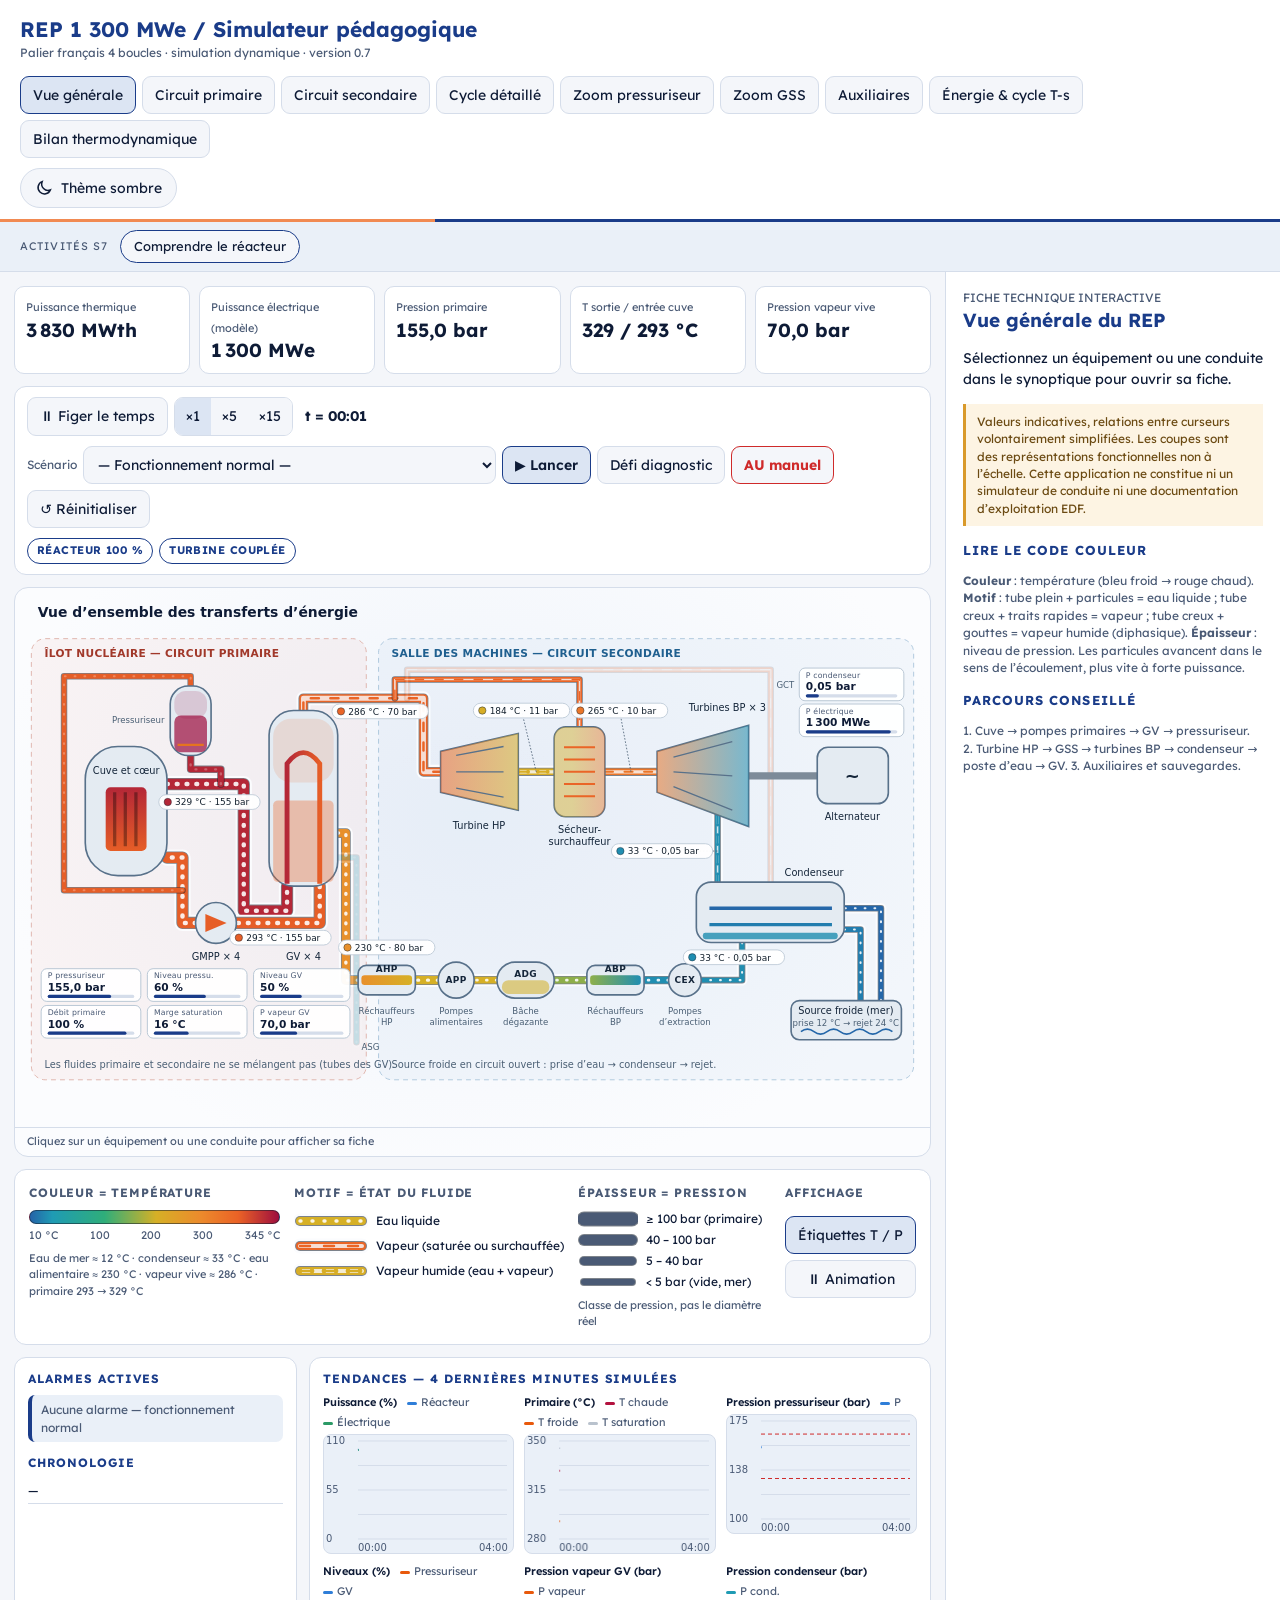
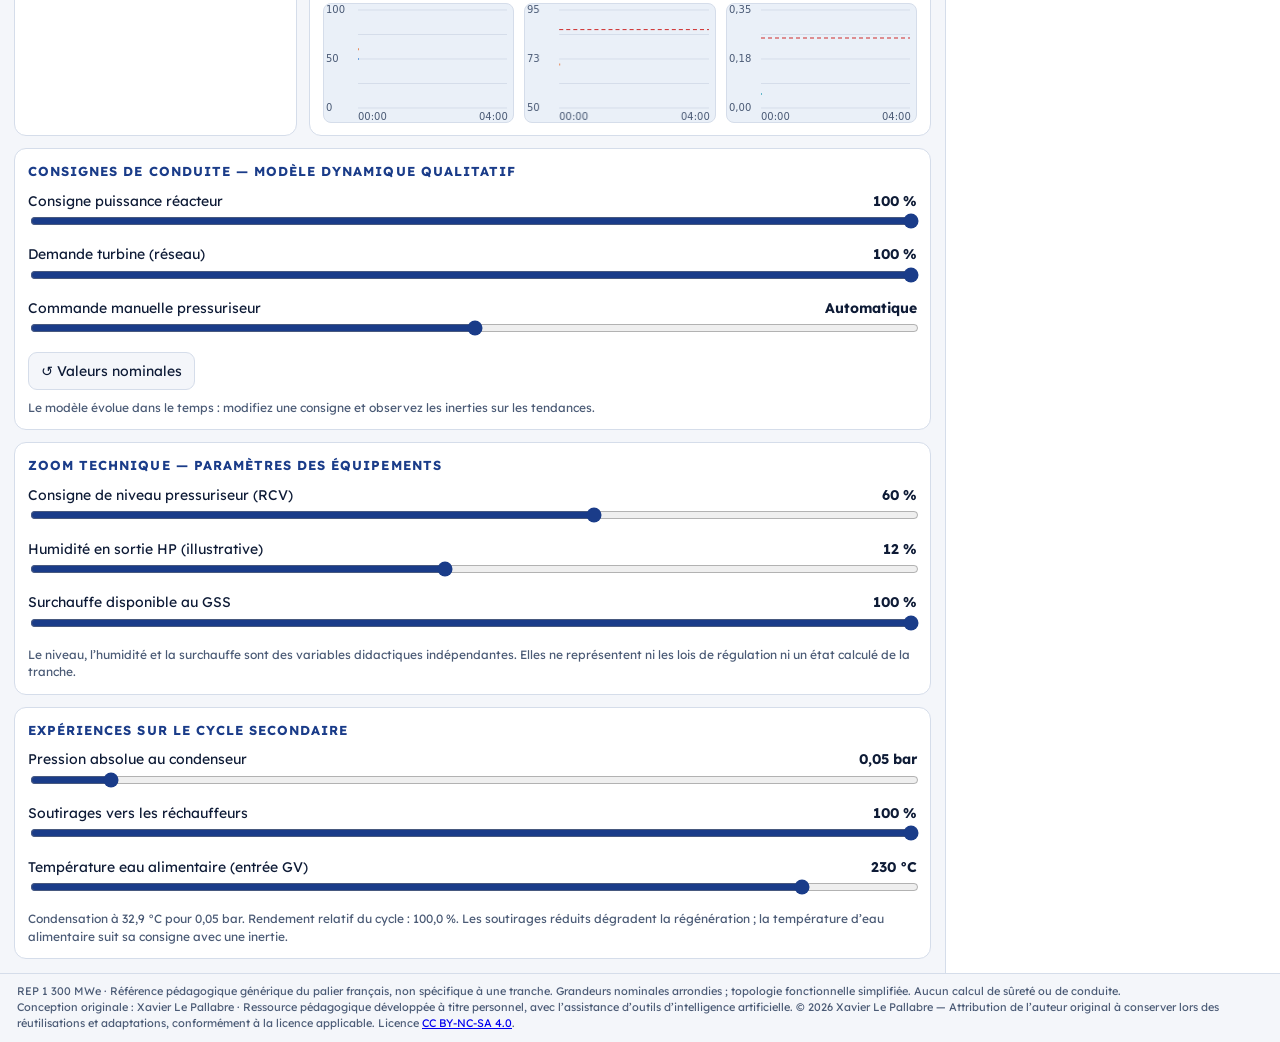
<file: rep1300.html>
<!doctype html>
<html lang="fr" data-theme="dark">
<head>
<meta charset="utf-8">
<meta name="viewport" content="width=device-width,initial-scale=1">
<link rel="manifest" href="manifest.json">
<meta name="theme-color" content="#FFFFFF" media="(prefers-color-scheme: light)"><meta name="theme-color" content="#12204A" media="(prefers-color-scheme: dark)">
<link rel="icon" href="icons/icon.svg" type="image/svg+xml">
<link rel="apple-touch-icon" href="icons/apple-touch-icon.png">
<meta name="apple-mobile-web-app-capable" content="yes">
<meta name="mobile-web-app-capable" content="yes">
<meta name="apple-mobile-web-app-title" content="Sûreté &amp; Cycle">
<script>/* Hors ligne : enregistrement du service worker si la page est ouverte seule */
if('serviceWorker' in navigator&&location.protocol.startsWith('http')&&window.top===window)addEventListener('load',()=>navigator.serviceWorker.register('./service-worker.js').catch(console.warn));</script>

<title>REP 1300 — Simulateur pédagogique</title>
<style>
/* ============ THÈMES ============ */
html[data-theme="dark"]{color-scheme:dark;
 --bg:#0a121c;--panel:#111c2a;--panel2:#162436;--border:#26394d;--text:#e6eef6;--muted:#97abbd;--accent:#5cb3e6;
 --canvas:#0e1926;--canvas-glow:#13243a;--equip-fill:#1b2c3f;--equip-stroke:#7f9db6;--label:#e3ecf4;--sublabel:#a3b6c7;
 --pipe-edge:rgba(0,0,0,.6);--casing:#0e1926;--particle:rgba(255,255,255,.72);--focus:#ffffff;
 --zone-p:rgba(232,85,61,.06);--zone-p-stroke:#7d4440;--zone-p-text:#f0a08c;--zone-s:rgba(92,179,230,.05);--zone-s-stroke:#35607c;--zone-s-text:#9fd0ea;
 --tag-bg:rgba(9,16,25,.94);--tag-border:#33495f;--tag-text:#e6eef6;--shaft:#8a9aab;
 --warn-bg:#2d2a24;--warn-text:#f0d9a6;--warn-border:#e0aa55;--btn:#152538;--btn-active:#1f4f6e;--btn-active-border:#5cb3e6;--header:#0d1724;
 --heat:#ff9b4f;--spray:#8bdfff;}
html[data-theme="light"]{color-scheme:light;
 --bg:#eef2f6;--panel:#ffffff;--panel2:#f4f7fa;--border:#cdd7e1;--text:#13202d;--muted:#52667a;--accent:#1f6fa8;
 --canvas:#fbfcfe;--canvas-glow:#f1f6fb;--equip-fill:#e4ebf2;--equip-stroke:#58718a;--label:#15263a;--sublabel:#4a5f74;
 --pipe-edge:rgba(20,32,45,.55);--casing:#fbfcfe;--particle:rgba(255,255,255,.88);--focus:#0b3b5c;
 --zone-p:rgba(200,60,40,.045);--zone-p-stroke:#dcaaa0;--zone-p-text:#a1382a;--zone-s:rgba(31,111,168,.04);--zone-s-stroke:#a3c1d8;--zone-s-text:#1f5f8f;
 --tag-bg:rgba(255,255,255,.96);--tag-border:#b9c7d4;--tag-text:#13202d;--shaft:#7d8b99;
 --warn-bg:#fdf4e3;--warn-text:#6b4a12;--warn-border:#d99a2b;--btn:#f3f6f9;--btn-active:#d6e8f5;--btn-active-border:#1f6fa8;--header:#ffffff;
 --heat:#e5741f;--spray:#1e88c7;}
:root{--flow:1}

*{box-sizing:border-box}
body{margin:0;background:var(--bg);color:var(--text);font:14px/1.45 system-ui,"Segoe UI",Arial,sans-serif;transition:background .2s,color .2s}
button,input{font:inherit;color:inherit}button{cursor:pointer}
.top{padding:14px 20px;display:flex;justify-content:space-between;align-items:center;gap:14px;background:var(--header);border-bottom:1px solid var(--border);flex-wrap:wrap}
.top h1{font-size:21px;margin:0}.top h1 span{color:var(--accent)}
.sub{color:var(--muted);font-size:12px}
.topright{display:flex;gap:10px;align-items:center;flex-wrap:wrap}
.tabs{display:flex;gap:6px;flex-wrap:wrap}
.tabs button,.actions button,.btn{border:1px solid var(--border);border-radius:9px;background:var(--btn);padding:8px 12px}
.tabs button.active,.actions button.active,.btn.active{background:var(--btn-active);border-color:var(--btn-active-border)}
.theme-btn{display:inline-flex;align-items:center;gap:8px;border:1px solid var(--border);border-radius:999px;background:var(--btn);padding:8px 14px;min-height:40px}
.theme-btn svg{width:18px;height:18px}
.layout{display:grid;grid-template-columns:minmax(0,1fr) 335px;min-height:calc(100vh - 70px)}
.main{padding:14px;min-width:0}
.aside{border-left:1px solid var(--border);background:var(--panel);padding:17px;overflow:auto}
.metrics{display:grid;grid-template-columns:repeat(5,minmax(0,1fr));gap:9px;margin-bottom:12px}
.metric{border:1px solid var(--border);background:var(--panel);border-radius:10px;padding:9px 11px}
.metric strong{display:block;font-size:19px;font-variant-numeric:tabular-nums}
.metric small{color:var(--muted);font-size:11px}
.drawing{position:relative;border:1px solid var(--border);background:radial-gradient(ellipse at 50% 40%,var(--canvas-glow),var(--canvas) 75%);border-radius:14px;overflow:hidden}
.drawing svg{display:block;width:100%;height:auto;max-height:calc(100vh - 230px);min-height:370px}
.drawing .caption{color:var(--muted);border-top:1px solid var(--border);padding:6px 12px;font-size:11px}
.section{margin:0 0 15px}.section h2{font-size:19px;margin:0 0 8px}
.section h3,.controls h3{font-size:13px;text-transform:uppercase;letter-spacing:.08em;color:var(--accent);margin:15px 0 8px}
.lead{color:var(--text)}
.data{display:grid;grid-template-columns:1fr auto;gap:6px 12px;border-top:1px solid var(--border);padding-top:12px}
.data span{color:var(--muted)}.data b{text-align:right}
.swatch{display:inline-block;width:12px;height:12px;border-radius:3px;vertical-align:-1px;margin-right:6px;border:1px solid var(--pipe-edge)}
.controls{border:1px solid var(--border);background:var(--panel);border-radius:12px;padding:13px;margin-top:12px}
.control{margin:10px 0}.control label{display:flex;justify-content:space-between;gap:10px}
.control input{width:100%;accent-color:var(--accent)}
.actions{display:flex;gap:6px;flex-wrap:wrap}
.note{color:var(--muted);font-size:12px}
.warning{border-left:3px solid var(--warn-border);padding:9px 11px;background:var(--warn-bg);color:var(--warn-text);font-size:12px;margin-top:13px}
.footer{padding:10px 17px;border-top:1px solid var(--border);color:var(--muted);font-size:11px}

/* ============ LÉGENDE ============ */
.legend{display:grid;grid-template-columns:1.3fr 1.4fr 1fr auto;gap:14px;padding:14px;margin-top:12px;border:1px solid var(--border);border-radius:12px;background:var(--panel)}
.legend h4{margin:0 0 8px;font-size:12px;text-transform:uppercase;letter-spacing:.07em;color:var(--muted)}
.tbar{height:14px;border-radius:7px;border:1px solid var(--pipe-edge)}
.tticks{display:flex;justify-content:space-between;font-size:11px;color:var(--muted);margin-top:4px;font-variant-numeric:tabular-nums}
.tnotes{font-size:11px;color:var(--muted);margin-top:6px;line-height:1.5}
.lg-row{display:flex;align-items:center;gap:8px;font-size:12px;margin:3px 0}
.lg-row svg{flex:0 0 auto}
.lg-tools{display:flex;flex-direction:column;gap:6px}
@media(max-width:1100px){.legend{grid-template-columns:1fr 1fr}}
@media(max-width:560px){.legend{grid-template-columns:1fr}}

/* ============ SVG ============ */
.view{display:none}.view.active{display:block}
.ttl{fill:var(--text);font-size:17px;font-weight:700}
.subt{fill:var(--muted);font-size:12px}
.zone-p{fill:var(--zone-p);stroke:var(--zone-p-stroke);stroke-dasharray:6 5}
.zone-s{fill:var(--zone-s);stroke:var(--zone-s-stroke);stroke-dasharray:6 5}
.zt{font-size:13px;font-weight:700;letter-spacing:.03em}.zt-p{fill:var(--zone-p-text)}.zt-s{fill:var(--zone-s-text)}
.label{font-size:12px;fill:var(--label);text-anchor:middle;pointer-events:none}
.smalllabel{font-size:10.5px;fill:var(--sublabel);text-anchor:middle;pointer-events:none}
.la-s{text-anchor:start}.la-e{text-anchor:end}
.code{font-size:11px;font-weight:700;fill:var(--label);text-anchor:middle;pointer-events:none;letter-spacing:.04em}
.free{fill:var(--sublabel);font-size:12px}
.equip{fill:var(--equip-fill);stroke:var(--equip-stroke);stroke-width:2}
.over{pointer-events:none}
.thin{fill:none;stroke:var(--equip-stroke);stroke-width:1.6;pointer-events:none}
.shaft{stroke:var(--shaft);stroke-width:9;fill:none}
.component{cursor:pointer;outline:none}
.component:hover .hit,.component:focus-visible .hit,.component.selected .hit{stroke:var(--focus);stroke-width:3}
.leader{stroke:var(--sublabel);stroke-width:1.2;fill:none}

/* Conduites : couleur = température, motif = état, épaisseur = pression */
.pipe{cursor:pointer;outline:none}
.pipe path{fill:none;stroke-linecap:round;stroke-linejoin:round}
.p-case{stroke:var(--casing)}
.p-edge{stroke:var(--pipe-edge)}
.p-body{stroke:var(--c)}
.p-hollow{stroke:var(--canvas);opacity:.8}
.fl-liq{stroke:var(--particle);stroke-dasharray:1 11;animation:flow calc(2.4s / var(--flow)) linear infinite}
.fl-vap{stroke:var(--c);stroke-dasharray:10 14;animation:flow calc(.8s / var(--flow)) linear infinite}
.fl-drop{stroke:var(--c);stroke-dasharray:0 12;animation:flow calc(1.9s / var(--flow)) linear infinite}
.fl.still{animation:none}
@keyframes flow{to{stroke-dashoffset:-48}}
.pipe:hover .p-edge,.pipe:focus-visible .p-edge,.pipe.selected .p-edge{stroke:var(--focus)}
.extr{transition:opacity .2s}
.spray-off .fl{animation-play-state:paused;opacity:.25}

/* Étiquettes T / P */
.tag{pointer-events:none}
.tag-bg{fill:var(--tag-bg);stroke:var(--tag-border)}
.tag-tx{font-size:11px;fill:var(--tag-text);font-variant-numeric:tabular-nums}
.tag-dot{stroke:var(--pipe-edge)}
.tag-lead{stroke:var(--sublabel);stroke-width:1;stroke-dasharray:2 2;fill:none}
svg.notags .tag{display:none}

/* Animations des coupes */
.anim-rise{animation:rise 2.6s linear infinite}
.anim-fall{animation:fall 1.1s linear infinite}
.anim-drop{animation:drop 1.6s ease-in infinite}
@keyframes rise{0%{transform:translateY(0);opacity:0}15%{opacity:.9}100%{transform:translateY(-120px);opacity:0}}
@keyframes fall{0%{transform:translateY(0);opacity:0}20%{opacity:1}100%{transform:translateY(80px);opacity:0}}
@keyframes drop{0%{transform:translateY(0);opacity:0}20%{opacity:1}100%{transform:translateY(100px);opacity:0}}
body.paused .fl,body.paused .anim-rise,body.paused .anim-fall,body.paused .anim-drop{animation-play-state:paused}

/* ============ BILAN THERMO ============ */
#thermoPanel{display:none;padding:18px 20px;background:var(--panel);border:1px solid var(--border);border-radius:14px;margin:14px 0}
#thermoPanel.active{display:block}
.thermogrid{display:grid;grid-template-columns:repeat(auto-fit,minmax(150px,1fr));gap:10px;margin:12px 0}
.thermocard{padding:12px;border:1px solid var(--border);background:var(--panel2);border-radius:10px}
.thermocard small{display:block;color:var(--muted)}
.thermocard strong{display:block;font-size:20px;margin-top:5px}
.thermorow{display:grid;grid-template-columns:minmax(155px,1fr) minmax(130px,2fr) 70px;gap:12px;align-items:center;margin:12px 0}
.thermorow input{width:100%;accent-color:var(--accent)}
.thermotable{width:100%;border-collapse:collapse;font-size:12px}
.thermotable th,.thermotable td{padding:8px;border-bottom:1px solid var(--border);text-align:left}
.thermotable th{color:var(--muted)}
.thermobar{height:20px;border-radius:7px;overflow:hidden;display:flex;background:var(--panel2);margin:10px 0}
.thermobar span{height:100%;transition:width .15s}
.thermohelp{color:var(--muted);font-size:12px;line-height:1.6}
.thermocols{display:grid;grid-template-columns:1fr 1fr;gap:20px}
.limit{color:var(--warn-text);background:var(--warn-bg);padding:8px 10px;border-radius:8px}

/* ============ : SIMULATION DYNAMIQUE ============ */
html[data-theme="dark"]{--alarm:#ff5d5d;--warnc:#f0b44c;--infoc:#6cb8ff;--contam:#c084fc;--alarm-bg:rgba(255,93,93,.12)}
html[data-theme="light"]{--alarm:#cf2a2a;--warnc:#b7791f;--infoc:#1f6fa8;--contam:#8b2fd6;--alarm-bg:rgba(207,42,42,.08)}
.simbar{display:flex;flex-wrap:wrap;gap:10px 16px;align-items:center;justify-content:space-between;border:1px solid var(--border);background:var(--panel);border-radius:12px;padding:10px 12px;margin-bottom:12px}
.sb-group{display:flex;flex-wrap:wrap;gap:6px;align-items:center}
.seg{display:inline-flex;border:1px solid var(--border);border-radius:9px;overflow:hidden}
.seg button{border:0;border-radius:0;background:var(--btn);padding:8px 11px}.seg button.active{background:var(--btn-active)}
.clock{font-variant-numeric:tabular-nums;font-weight:700;min-width:84px;padding:0 6px}
select{font:inherit;color:inherit;background:var(--btn);border:1px solid var(--border);border-radius:9px;padding:8px 10px;max-width:100%}
.btn.danger{border-color:var(--alarm);color:var(--alarm);font-weight:700}
.btn.primary{background:var(--btn-active);border-color:var(--btn-active-border);font-weight:600}
.status{display:flex;gap:6px;flex-wrap:wrap;width:100%}
.chip{font-size:11px;font-weight:700;letter-spacing:.04em;padding:4px 9px;border-radius:999px;border:1px solid var(--border);color:var(--muted)}
.chip.ok{color:var(--accent);border-color:var(--accent)}.chip.al{color:var(--alarm);border-color:var(--alarm);background:var(--alarm-bg)}.chip.wa{color:var(--warnc);border-color:var(--warnc)}
.diagbar{display:flex;flex-wrap:wrap;gap:10px;align-items:center;justify-content:space-between;border:2px dashed var(--warnc);border-radius:12px;padding:10px 12px;margin-bottom:12px;background:var(--warn-bg);color:var(--warn-text)}
.diagbar[hidden]{display:none}
.monitor{display:grid;grid-template-columns:minmax(260px,1fr) 2.2fr;gap:12px;margin-top:12px}
.monitor>div{border:1px solid var(--border);background:var(--panel);border-radius:12px;padding:12px 13px;min-width:0}
.monitor h3{font-size:12px;text-transform:uppercase;letter-spacing:.08em;color:var(--accent);margin:0 0 8px}
#alarmList{list-style:none;margin:0 0 12px;padding:0;display:flex;flex-direction:column;gap:5px;min-height:28px}
#alarmList li{font-size:12px;padding:6px 9px;border-radius:7px;border-left:4px solid var(--infoc);background:var(--panel2)}
#alarmList li.s2{border-color:var(--alarm);background:var(--alarm-bg);font-weight:600}
#alarmList li.s1{border-color:var(--warnc)}
#alarmList li.none{border-color:var(--accent);color:var(--muted)}
#eventLog{margin:0;padding-left:0;list-style:none;font-size:12px;max-height:190px;overflow:auto;font-variant-numeric:tabular-nums}
#eventLog li{padding:3px 0;border-bottom:1px solid var(--border)}#eventLog b{color:var(--muted);margin-right:6px}
.tgrid{display:grid;grid-template-columns:repeat(3,minmax(0,1fr));gap:10px}
.tgrid figure{margin:0;min-width:0}
.tgrid figcaption{font-size:11px;color:var(--muted);display:flex;flex-wrap:wrap;gap:4px 10px;margin-bottom:3px}
.tgrid figcaption b{color:var(--text);font-weight:600}
.tgrid figcaption i{display:inline-block;width:10px;height:3px;border-radius:2px;vertical-align:middle;margin-right:4px}
.tgrid canvas{width:100%;height:120px;display:block;border:1px solid var(--border);border-radius:8px;background:var(--panel2)}
@media(max-width:1200px){.monitor{grid-template-columns:1fr}}
@media(max-width:700px){.tgrid{grid-template-columns:1fr 1fr}}
@media(max-width:460px){.tgrid{grid-template-columns:1fr}}
/* Instruments sur le synoptique */
.instr{pointer-events:none}
.in-bg{fill:var(--tag-bg);stroke:var(--tag-border);stroke-width:1.2}
.in-lab{font-size:9.5px;fill:var(--muted);letter-spacing:.02em}
.in-val{font-size:13px;font-weight:700;fill:var(--text);font-variant-numeric:tabular-nums}
.in-track{fill:var(--border)}.in-bar{fill:var(--accent)}
.instr.s1 .in-bg{stroke:var(--warnc);stroke-width:2}.instr.s1 .in-bar{fill:var(--warnc)}
.instr.s2 .in-bg{stroke:var(--alarm);stroke-width:2.5;animation:blink 1s steps(2) infinite}.instr.s2 .in-bar{fill:var(--alarm)}.instr.s2 .in-val{fill:var(--alarm)}
@keyframes blink{50%{stroke-opacity:.25}}
/* Défauts et effets */
.component.fault .hit{stroke:var(--alarm);stroke-width:3.5;animation:blink 1s steps(2) infinite}
.badge{pointer-events:none}.badge path{fill:var(--alarm);stroke:var(--canvas);stroke-width:1.5}.badge text{fill:#fff;font-size:11px;font-weight:800;text-anchor:middle}
.pipe.stopped .fl{animation-play-state:paused;opacity:.3}
.pipe.rev .fl{animation-direction:reverse}
.pipe.standby{opacity:.22}
.pipe.contam .p-edge{stroke:var(--contam);animation:blink 1.2s steps(2) infinite}
.leakfx,.plume{display:none}.leakfx.on,.plume.on{display:inline}
.leakfx circle{fill:var(--contam)}
.plume path{stroke:var(--sublabel);stroke-width:2.5;fill:none;stroke-linecap:round}
body.paused .leakfx *,body.paused .plume *{animation-play-state:paused}
/* Diagramme T-s et Sankey */
.ax{stroke:var(--muted);stroke-width:1.2;fill:none}.gridl{stroke:var(--border);stroke-width:1}
.axt{fill:var(--muted);font-size:11px}.dome{fill:var(--zone-s);stroke:var(--sublabel);stroke-width:2}
.isob{stroke:var(--sublabel);stroke-width:1;stroke-dasharray:4 4}
.cyc{fill:none;stroke-width:3.5;stroke-linejoin:round}
.cpt{stroke:var(--canvas);stroke-width:2}.cpl{font-size:11px;fill:var(--label);font-weight:600}
.sk-node{fill:var(--equip-fill);stroke:var(--equip-stroke);stroke-width:1.5}
.sk-t{fill:var(--label);font-size:12px;font-weight:600}.sk-v{fill:var(--muted);font-size:11px;font-variant-numeric:tabular-nums}
.sk-flow{fill:none;stroke-linecap:butt;opacity:.85}
dialog{border:1px solid var(--border);border-radius:14px;background:var(--panel);color:var(--text);max-width:620px;width:calc(100% - 32px);padding:20px}
dialog::backdrop{background:rgba(5,10,18,.6)}
dialog h2{margin:0 0 6px;font-size:19px}
.opts{display:grid;gap:6px;margin:12px 0;max-height:52vh;overflow:auto}
.opts label{display:flex;gap:10px;align-items:center;padding:8px 10px;border:1px solid var(--border);border-radius:9px;cursor:pointer}
.opts label:hover{border-color:var(--accent)}
.res-ok{color:var(--accent);font-weight:700}.res-ko{color:var(--alarm);font-weight:700}
.chain{margin:8px 0 0;padding-left:20px}.chain li{margin:4px 0}
@media(max-width:980px){.layout{grid-template-columns:1fr}.aside{border-left:0;border-top:1px solid var(--border)}.metrics{grid-template-columns:repeat(3,1fr)}.drawing svg{min-height:0;max-height:none}}
@media(max-width:750px){.thermocols{grid-template-columns:1fr}.thermorow{grid-template-columns:1fr 1fr}.thermorow label{grid-column:1/-1}}
@media(max-width:540px){.metrics{grid-template-columns:repeat(2,1fr)}.top h1{font-size:17px}.main{padding:8px}.aside{padding:13px}.tabs button{padding:7px 9px;font-size:12px}.drawing .caption{display:none}}
</style>
<style>
/* Modules S7 intégrés — alignés sur les jetons du parcours (thèmes clair et sombre) */
#s7host{font:14px/1.55 system-ui,"Segoe UI",Arial,sans-serif;color:var(--text)}
#s7dialog{background:var(--bg);color:var(--text);border:1px solid var(--border);border-radius:14px;width:min(1180px,94vw);height:90vh;max-height:94vh;padding:0;box-sizing:border-box;box-shadow:0 18px 60px rgba(0,0,0,.35);overflow:auto}
#s7dialog::backdrop{background:rgba(5,12,20,.72)}
#s7dialog>header,#s7dialog>p,#s7dialog>nav,#s7dialog>main{margin-left:20px;margin-right:20px}
#s7dialog button,#s7launch button{font:inherit;cursor:pointer;border:1px solid var(--border);border-radius:999px;padding:6px 13px;background:var(--btn);color:var(--text);font-size:13px}
#s7dialog button:hover,#s7launch button:hover{border-color:var(--accent)}
#s7dialog button[aria-current=page],#s7dialog button[aria-current=step]{background:var(--btn-active);border-color:var(--btn-active-border);font-weight:600;color:var(--text)}
#s7dialog button:disabled{opacity:.5;cursor:default}
#s7dialog :focus-visible,#s7launch :focus-visible{outline:3px solid var(--accent);outline-offset:2px}
#s7dialog h1{font-size:21px;line-height:1.25;margin:2px 0}
#s7dialog h2{font-size:17px;line-height:1.3;margin:4px 0 8px}
#s7dialog h3{font-size:15px;margin:12px 0 8px}
.s7head{display:flex;justify-content:space-between;gap:14px;align-items:center;border-bottom:1px solid var(--border);padding:14px 0;margin-top:0}
.s7head small{letter-spacing:.1em;color:var(--muted);font-size:11px;text-transform:uppercase}
.s7intro{max-width:95ch;color:var(--muted);margin-top:12px}
.s7tabs{display:flex;gap:6px;flex-wrap:wrap;margin:14px 0}
.s7cards{display:grid;grid-template-columns:repeat(2,minmax(0,1fr));gap:12px}
.s7cards article,.s7timeline,#s7exercise{background:var(--panel);border:1px solid var(--border);border-radius:12px;padding:16px}
.s7cards article p{margin-bottom:0}
.s7number{color:var(--accent);font-weight:800;font-size:13px;letter-spacing:.06em}
.s7layout{display:grid;grid-template-columns:240px minmax(0,1fr);gap:14px;margin-bottom:20px}
.s7menu{display:flex;flex-direction:column;gap:6px;align-self:start}
#s7dialog .s7menu button{text-align:left;border-radius:10px}
.s7rule,.s7barrier{padding:9px 12px;border-left:3px solid var(--accent);background:var(--panel2,var(--panel));border-radius:0 8px 8px 0}
.s7rule p{margin-bottom:0}
.s7choices{display:grid;gap:8px}
#s7dialog .s7choices button{text-align:left;border-radius:10px;padding:9px 12px;font-size:14px}
.s7ok,.s7error{padding:12px 14px;margin-top:12px;border-radius:10px}
.s7ok{background:rgba(64,192,87,.13);border:1px solid #40c057}
.s7error{background:rgba(250,82,82,.12);border:1px solid #fa5252}
.s7stages{display:grid;grid-template-columns:repeat(4,1fr);gap:8px;margin:14px 0}
#s7dialog .s7stages button{display:flex;flex-direction:column;text-align:left;border-radius:10px}
.s7stages b{font-size:18px}
.s7controls{display:flex;align-items:center;justify-content:space-between;margin-top:14px;gap:10px}
.s7fields{display:grid;grid-template-columns:1fr 1fr;gap:12px}
#s7dialog label{display:block;margin:10px 0}
#s7dialog input,#s7dialog select,#s7dialog textarea{box-sizing:border-box;width:100%;padding:9px;font:inherit;border:1px solid var(--border);border-radius:8px;background:var(--panel);color:var(--text)}
#s7dialog table{border-collapse:collapse;width:100%;background:var(--panel)}
#s7dialog th,#s7dialog td{text-align:left;padding:8px;border:1px solid var(--border)}
.s7table{overflow:auto}
#s7launch{display:flex;gap:6px;flex-wrap:wrap;align-items:center;padding:8px 20px;background:var(--panel2,var(--panel));color:var(--text);border-bottom:1px solid var(--border);font-size:12.5px}
#s7launch::before{content:"Activités S7";font-size:11px;letter-spacing:.1em;text-transform:uppercase;color:var(--muted);margin-right:6px}
#s7launch button{border-color:var(--accent)}
@media(max-width:700px){#s7dialog{width:98vw;height:96vh;max-height:96vh}.s7head{align-items:flex-start;flex-direction:column}.s7cards,.s7layout,.s7fields{grid-template-columns:1fr}.s7menu{display:grid;grid-template-columns:1fr 1fr}.s7stages{grid-template-columns:1fr 1fr}}
@media(prefers-reduced-motion:reduce){#s7host *{scroll-behavior:auto!important}}

/* Mobile étroit : le sélecteur de scénario reste dans la largeur de l’écran */
@media(max-width:520px){.sb-group{max-width:100%;min-width:0}.sb-group select{min-width:0;width:100%;flex:1 1 100%}}
</style><link rel="stylesheet" href="fonts/lexend.css"><link rel="stylesheet" href="charte.css">
</head>
<body>
<header class="top">
 <div><h1>REP 1 300 MWe <span>/</span> Simulateur pédagogique</h1><div class="sub">Palier français 4 boucles · simulation dynamique · version 0.7</div></div>
 <div class="topright">
  <nav class="tabs" aria-label="Choix du synoptique">
   <button class="active" data-view="global">Vue générale</button>
   <button data-view="primary">Circuit primaire</button>
   <button data-view="secondary">Circuit secondaire</button>
   <button data-view="cyclefull">Cycle détaillé</button>
   <button data-view="pressdetail">Zoom pressuriseur</button>
   <button data-view="msrdetail">Zoom GSS</button>
   <button data-view="auxiliary">Auxiliaires</button>
   <button data-view="energy">Énergie &amp; cycle T-s</button>
   <button id="thermoTab" type="button">Bilan thermodynamique</button>
  </nav>
  <button id="themeBtn" class="theme-btn" type="button" aria-label="Basculer entre le design clair et le design sombre">
   <svg id="themeIcon" viewBox="0 0 24 24" fill="none" stroke="currentColor" stroke-width="2" stroke-linecap="round" aria-hidden="true"></svg><span id="themeTxt">Thème clair</span>
  </button>
 </div>
</header>
<div id="s7launch"><button data-s7open="reacteur">Comprendre le réacteur</button></div>

<div class="layout"><main class="main">
<div class="metrics">
 <div class="metric"><small>Puissance thermique</small><strong id="mthermal">3 817 MWth</strong></div>
 <div class="metric"><small>Puissance électrique (modèle)</small><strong id="melectric">1 300 MWe</strong></div>
 <div class="metric"><small>Pression primaire</small><strong id="mpressure">155 bar</strong></div>
 <div class="metric"><small>T sortie / entrée cuve</small><strong id="mtemp">329 / 293 °C</strong></div>
 <div class="metric"><small>Pression vapeur vive</small><strong id="msteam">70 bar</strong></div>
</div>

<div class="simbar" id="simbar">
 <div class="sb-group">
  <button id="simRun" class="btn" type="button">⏸ Figer le temps</button>
  <div class="seg" role="group" aria-label="Vitesse de simulation"><button type="button" data-speed="1" class="active">×1</button><button type="button" data-speed="5">×5</button><button type="button" data-speed="15">×15</button></div>
  <span class="clock" id="clock">t = 00:00</span>
 </div>
 <div class="sb-group">
  <label for="scenario" class="sub">Scénario</label>
  <select id="scenario"></select>
  <button id="scLaunch" class="btn primary" type="button">▶ Lancer</button>
  <button id="diagBtn" class="btn" type="button">Défi diagnostic</button>
  <button id="auBtn" class="btn danger" type="button">AU manuel</button>
  <button id="simReset" class="btn" type="button">↺ Réinitialiser</button>
 </div>
 <div class="status" id="status"></div>
</div>
<div class="diagbar" id="diagbar" hidden><div><b id="diagTitle">Défi diagnostic</b> — observez le synoptique, les alarmes et les tendances, puis identifiez l’origine du défaut. <span id="diagScore"></span></div><button id="diagAnswer" class="btn primary" type="button">Je donne mon diagnostic</button></div>

<section id="thermoPanel" aria-label="Bilan thermodynamique simplifié">
<h2 style="margin:0">Bilan énergétique — cycle secondaire</h2>
<p class="thermohelp">Modèle énergétique pédagogique à propriétés vapeur approchées et sous-bilans explicités. Les corrélations ne sont PAS IAPWS-IF97. Les débits et puissances sont recalculés à chaque modification ; les hypothèses sont affichées ci-dessous. Ce n’est pas un modèle qualifié du palier P4/P’4.</p>
<div class="thermogrid">
 <div class="thermocard"><small>Puissance thermique GV</small><strong id="tQ">—</strong></div>
 <div class="thermocard"><small>Débit vapeur vive</small><strong id="tm">—</strong></div>
 <div class="thermocard"><small>Puissance nette modélisée</small><strong id="tW">—</strong></div>
 <div class="thermocard"><small>Rendement net</small><strong id="teta">—</strong></div>
 <div class="thermocard"><small>Débit chauffant GSS</small><strong id="tMSR">—</strong></div>
 <div class="thermocard"><small>Titre vapeur sortie BP</small><strong id="tQuality">—</strong></div>
 <div class="thermocard"><small>Chaleur rejetée (solde)</small><strong id="tReject">—</strong></div>
</div>
<div class="thermocols"><div><h3>Expériences</h3>
 <div class="thermorow"><label for="tpower">Puissance thermique</label><input id="tpower" type="range" min="40" max="100" step="5" value="100"><b id="vtpower">100 %</b></div>
 <div class="thermorow"><label for="tcond">Pression condenseur</label><input id="tcond" type="range" min="0.04" max="0.16" step="0.01" value="0.05"><b id="vtcond">0,05 bar</b></div>
 <div class="thermorow"><label for="textract">Fraction de soutirage HP (régénération)</label><input id="textract" type="range" min="0" max="14" step="1" value="8"><b id="vtextract">8 %</b></div>
 <div class="thermorow"><label for="treheat">Réchauffage GSS</label><input id="treheat" type="range" min="0" max="100" step="10" value="100"><b id="vtreheat">100 %</b></div>
 <button id="treset" type="button" class="btn">↺ Hypothèses de référence</button>
 <h3>Répartition de l’énergie thermique</h3>
 <div class="thermobar"><span id="tbarPower" style="background:#3fae7a"></span><span id="tbarReject" style="background:#ec8a2c"></span></div>
 <p id="tbarCaption" class="thermohelp"></p>
</div><div><h3>États et flux calculés</h3><table class="thermotable"><thead><tr><th>Grandeur</th><th>Valeur</th></tr></thead><tbody id="trows"></tbody></table><p class="thermohelp" id="tcomment"></p></div></div>
<h3>Bilans et hypothèses</h3>
<p class="thermohelp">États de vapeur <strong>approchés</strong>, bilans massiques et énergétiques explicités. Vapeur vive supposée saturée sèche à ≈ 69 bar ; détentes HP et BP représentées par des enthalpies indicatives. La vapeur chauffante du GSS est prélevée sur la vapeur vive puis condensée : son débit découle du bilan de l’échangeur. Le soutirage régénératif est prélevé en sortie HP et son énergie est transférée à l’eau alimentaire.</p>
<p class="thermohelp">Bilans : ṁ<sub>vive</sub> = ṁ<sub>BP</sub> + ṁ<sub>soutirage</sub> + ṁ<sub>chauffage GSS</sub> ; Q̇<sub>GSS</sub> = ṁ<sub>BP</sub> Δh<sub>réchauffage</sub> = ṁ<sub>chauffage GSS</sub> (h<sub>vive</sub> − h<sub>purge GSS</sub>) ; Q̇<sub>GV</sub> = ṁ<sub>vive</sub>(h<sub>vive</sub> − h<sub>alimentaire</sub>). Le rejet au condenseur est estimé par différence globale.</p>
<p class="thermohelp limit"><strong>Limite de validation :</strong> pas d’équations IAPWS-IF97. Températures de saturation interpolées ; enthalpies approchées. Ne pas utiliser pour une étude de sûreté ni pour la conduite d’une tranche.</p>
</section>

<div class="drawing" id="drawing">
<svg id="syn" viewBox="0 0 1120 660" role="img" aria-label="Synoptiques interactifs d’un réacteur à eau pressurisée français 1300 MWe">
 <defs id="defs"></defs>
 <g id="global" class="view active"></g>
 <g id="primary" class="view"></g>
 <g id="secondary" class="view"></g>
 <g id="cyclefull" class="view"></g>
 <g id="pressdetail" class="view"></g>
 <g id="msrdetail" class="view"></g>
 <g id="auxiliary" class="view"></g>
 <g id="energy" class="view"></g>
</svg>
<div class="caption">Cliquez sur un équipement ou une conduite pour afficher sa fiche</div>
</div>

<div class="legend" id="legend">
 <div><h4>Couleur = température</h4><div class="tbar" id="tbar"></div><div class="tticks"><span>10 °C</span><span>100</span><span>200</span><span>300</span><span>345 °C</span></div>
  <div class="tnotes">Eau de mer ≈ 12 °C · condenseur ≈ 33 °C · eau alimentaire ≈ 230 °C · vapeur vive ≈ 286 °C · primaire 293 → 329 °C</div></div>
 <div><h4>Motif = état du fluide</h4><div id="lgPhase"></div></div>
 <div><h4>Épaisseur = pression</h4><div id="lgPress"></div><div class="tnotes">Classe de pression, pas le diamètre réel</div></div>
 <div class="lg-tools"><h4>Affichage</h4><button class="btn active" id="tagBtn" type="button" aria-pressed="true">Étiquettes T / P</button><button class="btn" id="pause" type="button">⏸ Animation</button></div>
</div>

<section class="monitor" id="monitor" aria-label="Alarmes et tendances">
 <div><h3>Alarmes actives</h3><ul id="alarmList"></ul><h3>Chronologie</h3><ol id="eventLog"></ol></div>
 <div><h3>Tendances — 4 dernières minutes simulées</h3><div class="tgrid" id="tgrid"></div></div>
</section>

<div class="controls"><h3 style="margin:0 0 6px">Consignes de conduite — modèle dynamique qualitatif</h3>
 <div class="control"><label for="power">Consigne puissance réacteur <strong id="vpower">100 %</strong></label><input id="power" type="range" min="20" max="100" step="5" value="100"></div>
 <div class="control"><label for="load">Demande turbine (réseau) <strong id="vload">100 %</strong></label><input id="load" type="range" min="20" max="100" step="5" value="100"></div>
 <div class="control"><label for="spray">Commande manuelle pressuriseur <strong id="vspray">Automatique</strong></label><input id="spray" type="range" min="-2" max="2" step="1" value="0"></div>
 <div class="actions"><button id="reset" type="button">↺ Valeurs nominales</button></div>
 <div id="explanation" class="note" style="margin-top:9px"></div>
</div>
<div class="controls"><h3 style="margin:0 0 8px">Zoom technique — paramètres des équipements</h3>
 <div class="control"><label for="waterlevel">Consigne de niveau pressuriseur (RCV) <strong id="vwaterlevel">60 %</strong></label><input id="waterlevel" type="range" min="25" max="80" step="5" value="60"></div>
 <div class="control"><label for="msrquality">Humidité en sortie HP (illustrative) <strong id="vmsrquality">12 %</strong></label><input id="msrquality" type="range" min="5" max="20" step="1" value="12"></div>
 <div class="control"><label for="msrheat">Surchauffe disponible au GSS <strong id="vmsrheat">100 %</strong></label><input id="msrheat" type="range" min="0" max="100" step="10" value="100"></div>
 <div class="note">Le niveau, l’humidité et la surchauffe sont des variables didactiques indépendantes. Elles ne représentent ni les lois de régulation ni un état calculé de la tranche.</div>
</div>
<div class="controls"><h3 style="margin:0 0 6px">Expériences sur le cycle secondaire</h3>
 <div class="control"><label for="vacuum">Pression absolue au condenseur <strong id="vvacuum">0,05 bar</strong></label><input type="range" id="vacuum" min="0.04" max="0.16" step="0.01" value="0.05"></div>
 <div class="control"><label for="extraction">Soutirages vers les réchauffeurs <strong id="vextraction">100 %</strong></label><input type="range" id="extraction" min="0" max="100" step="10" value="100"></div>
 <div class="control"><label for="feedtemp">Température eau alimentaire (entrée GV) <strong id="vfeedtemp">230 °C</strong></label><input type="range" id="feedtemp" min="160" max="240" step="5" value="230"></div>
 <div class="note" id="cycleExplain"></div>
</div>
</main>
<aside class="aside">
 <div class="section"><div class="sub">FICHE TECHNIQUE INTERACTIVE</div><h2 id="detail-title">Vue générale du REP</h2><p class="lead" id="detail-lead">Sélectionnez un équipement ou une conduite dans le synoptique pour ouvrir sa fiche.</p><div id="detail-body"></div></div>
 <div class="warning">Valeurs indicatives, relations entre curseurs volontairement simplifiées. Les coupes sont des représentations fonctionnelles non à l’échelle. Cette application ne constitue ni un simulateur de conduite ni une documentation d’exploitation EDF.</div>
 <div class="section"><h3>Lire le code couleur</h3><p class="note"><b>Couleur</b> : température (bleu froid → rouge chaud). <b>Motif</b> : tube plein + particules = eau liquide ; tube creux + traits rapides = vapeur ; tube creux + gouttes = vapeur humide (diphasique). <b>Épaisseur</b> : niveau de pression. Les particules avancent dans le sens de l’écoulement, plus vite à forte puissance.</p></div>
 <div class="section"><h3>Parcours conseillé</h3><p class="note">1. Cuve → pompes primaires → GV → pressuriseur. 2. Turbine HP → GSS → turbines BP → condenseur → poste d’eau → GV. 3. Auxiliaires et sauvegardes.</p></div>
</aside></div>
<dialog id="diagDlg" aria-labelledby="diagDlgTitle"><div id="diagDlgBody"></div></dialog>
<footer class="footer">REP 1 300 MWe · Référence pédagogique générique du palier français, non spécifique à une tranche. Grandeurs nominales arrondies ; topologie fonctionnelle simplifiée. Aucun calcul de sûreté ou de conduite.<br>Conception originale : Xavier Le Pallabre · Ressource pédagogique développée à titre personnel, avec l’assistance d’outils d’intelligence artificielle. © 2026 Xavier Le Pallabre — Attribution de l’auteur original à conserver lors des réutilisations et adaptations, conformément à la licence applicable. Licence <a href="https://creativecommons.org/licenses/by-nc-sa/4.0/deed.fr" rel="license noopener" target="_blank">CC BY-NC-SA 4.0</a>.</footer>

<script>
"use strict";
/* =====================================================================
   1. ÉTAT PHYSIQUE (ordres de grandeur, palier 1300 MWe)
   ===================================================================== */
const S={Pprim:155,Thot:329,Tcold:293,Tpress:344.8,Psteam:70,Tsteam:285.8,Pcond:0.05,Tcond:32.9,Tfeed:230,Tbpin:265,Tmid:220,Tsea_in:12,Tsea_out:24};
// Saturation de l'eau (bar abs → °C), interpolation en log(P) — table de référence, pas IF97
const TSAT=[[0.02,17.5],[0.04,29.0],[0.05,32.9],[0.06,36.2],[0.08,41.5],[0.1,45.8],[0.16,55.3],[0.2,60.1],[0.3,69.1],[0.5,81.3],[1,99.6],[1.5,111.4],[2,120.2],[3,133.5],[5,151.8],[8,170.4],[10,179.9],[11,184.1],[15,198.3],[20,212.4],[25,224.0],[30,233.9],[40,250.4],[50,263.9],[60,275.6],[70,285.8],[80,295.0],[90,303.4],[100,311.0],[120,324.7],[140,336.7],[155,344.8],[160,347.4]];
function tsat(p){if(p<=TSAT[0][0])return TSAT[0][1];for(let i=1;i<TSAT.length;i++){if(p<=TSAT[i][0]){const a=TSAT[i-1],b=TSAT[i],t=(Math.log(p)-Math.log(a[0]))/(Math.log(b[0])-Math.log(a[0]));return a[1]+t*(b[1]-a[1]);}}return TSAT[TSAT.length-1][1];}
const val=k=>typeof k==='number'?k:S[k];

/* Échelle de couleur des températures */
const TSTOPS=[[10,[37,99,168]],[40,[31,155,180]],[110,[47,174,122]],[180,[214,176,38]],[240,[236,138,44]],[290,[234,98,38]],[345,[158,14,62]]];
function tColor(T){const s=TSTOPS;if(T<=s[0][0])return rgb(s[0][1]);for(let i=1;i<s.length;i++){if(T<=s[i][0]){const a=s[i-1],b=s[i],t=(T-a[0])/(b[0]-a[0]);return rgb(a[1].map((v,j)=>v+t*(b[1][j]-v)));}}return rgb(s[s.length-1][1]);}
function rgb(c){return '#'+c.map(v=>Math.round(v).toString(16).padStart(2,'0')).join('');}
const nf=(x,n=0)=>Number(x).toLocaleString('fr-FR',{minimumFractionDigits:n,maximumFractionDigits:n});
const fT=T=>nf(T)+' °C';
const fP=P=>(P<1?nf(P,2):P<10?nf(P,1):nf(P))+' bar';

/* =====================================================================
   2. FICHES TECHNIQUES
   ===================================================================== */
const info={
core:{title:'Cuve, cœur et combustible',lead:'La fission chauffe l’eau primaire, qui reste liquide grâce à la forte pression.',facts:[['Fonction','Production de chaleur par fission'],['Architecture','Assemblages combustibles, grappes de commande, internes de cuve'],['Ordre de grandeur','≈ 3 800 MW thermiques à pleine puissance'],['Températures typiques','≈ 293 °C en entrée / 329 °C en sortie de cuve'],['État du fluide','Liquide sous-refroidi : ≈ 16 °C sous la saturation à 155 bar']],detail:'L’eau entre par les branches froides, descend dans l’espace annulaire entre cuve et enveloppe de cœur, puis remonte à travers les assemblages où elle s’échauffe (dégradé bleu-rouge du cœur sur le schéma). La puissance thermique et la puissance électrique sont différentes : une partie de la chaleur est rejetée à la source froide.'},
gv:{title:'Générateurs de vapeur (GV)',lead:'Quatre échangeurs à tubes en U qui transfèrent l’énergie du primaire au secondaire sans mélange des fluides.',facts:[['Nombre','4, un par boucle primaire'],['Côté primaire','Eau à 155 bar dans les tubes : 329 °C → 293 °C'],['Côté secondaire','Eau alimentaire ≈ 230 °C vaporisée côté enveloppe'],['Vapeur produite','≈ 70 bar, ≈ 286 °C, saturée sèche (pleine puissance)'],['À faible charge','Pression vapeur plus élevée (≈ 80 bar et plus)']],detail:'Les tubes appartiennent à l’enveloppe du circuit primaire, deuxième des trois barrières du REP. Ils séparent les fluides primaire et secondaire. La vapeur passe par des séparateurs et sécheurs en partie haute avant de quitter le GV. Le dégradé des tubes en U montre le refroidissement du primaire entre la boîte à eau chaude et la boîte à eau froide.'},
pump:{title:'Groupes motopompes primaires (GMPP)',lead:'Chaque boucle comporte une pompe assurant la circulation forcée du fluide primaire.',facts:[['Nombre','4'],['Implantation','Sur la branche en U, entre la sortie GV et la branche froide'],['Enjeux','Débit, étanchéité (joints), paliers, vibrations, alimentation électrique']],detail:'La circulation transfère la chaleur du cœur vers les GV. À l’arrêt des pompes, une circulation naturelle peut s’établir selon les conditions ; elle n’est pas représentée.'},
pressurizer:{title:'Pressuriseur',lead:'Maintient la pression primaire pour éviter l’ébullition dans le cœur.',facts:[['Pression nominale','≈ 155 bar absolus'],['Contenu','Eau et vapeur saturées ≈ 345 °C'],['Raccordement','Ligne d’expansion sur une branche chaude'],['Aspersion','Eau prélevée sur des branches froides (≈ 293 °C)'],['Faire monter P','Chaufferettes : vaporisation'],['Faire baisser P','Aspersion : condensation de vapeur'],['Protection','Soupapes vers le réservoir de décharge (voir le détail du pressuriseur)']],detail:'C’est le seul point du primaire où l’eau est à saturation : il fixe la pression de tout le circuit. L’aspersion introduit de l’eau plus froide dans le ciel de vapeur ; les chaufferettes vaporisent de l’eau. Ne pas confondre pression primaire (155 bar) et pression vapeur secondaire (≈ 70 bar).'},
hp:{title:'Turbine haute pression (HP)',lead:'La vapeur vive se détend et cède une première partie de son énergie à l’arbre.',facts:[['Admission','≈ 66 bar, ≈ 282 °C, vapeur saturée'],['Échappement','≈ 11 bar, ≈ 184 °C, vapeur humide (≈ 12 %)'],['Soutirages','Vers réchauffeurs HP et bâche alimentaire']],detail:'La détente fait baisser pression et température ; une partie de la vapeur se condense (dégradé rouge → jaune sur le corps HP). Avant les corps BP, le GSS assèche puis surchauffe la vapeur pour limiter l’érosion des aubages.'},
msr:{title:'Sécheur-surchauffeur (GSS)',lead:'Sépare l’eau de la vapeur issue de la turbine HP puis la surchauffe avant les turbines BP.',facts:[['Étape 1','Séparation mécanique des gouttelettes (chicanes)'],['Étape 2','Surchauffe 1er étage : vapeur soutirée HP'],['Étape 3','Surchauffe 2e étage : vapeur vive'],['Entrée / sortie','≈ 184 °C humide → ≈ 265 °C surchauffée, ≈ 10 bar'],['Fluides','Uniquement du secondaire : pas d’eau primaire']],detail:'Le GSS n’est pas raccordé au primaire. La vapeur chauffante se condense dans les faisceaux tubulaires ; ses condensats sont renvoyés vers les réchauffeurs HP. L’eau séparée est renvoyée vers la bâche alimentaire.'},
lp:{title:'Turbines basse pression (BP)',lead:'La vapeur surchauffée poursuit sa détente jusqu’au vide du condenseur.',facts:[['Architecture','3 corps BP sur le groupe 1 300 MWe'],['Admission','≈ 10 bar, ≈ 265 °C, surchauffée'],['Échappement','≈ 0,05 bar, ≈ 33 °C, vapeur humide'],['Soutirages','Vers les réchauffeurs BP']],detail:'La vapeur traverse la courbe de saturation pendant la détente : elle redevient humide en fin de détente (dégradé orange → bleu). Le vide du condenseur augmente la chute d’enthalpie utile.'},
condenser:{title:'Condenseur',lead:'Condense la vapeur d’échappement BP et entretient le vide en sortie turbine.',facts:[['Pression','≈ 0,05 bar abs. → saturation ≈ 33 °C'],['Côté vapeur','Vapeur humide → eau liquide saturée'],['Côté tubes','Eau de mer en circuit ouvert'],['Paramètre critique','Vide au condenseur']],detail:'L’eau de mer circule dans les tubes et ne se mélange pas au condensat. La température de condensation dépend directement de la pression : modifiez la pression condenseur pour voir la couleur évoluer.'},
cex:{title:'Pompes d’extraction (CEX)',lead:'Reprennent le condensat au puits du condenseur et le refoulent vers les réchauffeurs BP.',facts:[['Aspiration','Puits du condenseur, ≈ 0,05 bar, ≈ 33 °C'],['Refoulement','Quelques dizaines de bar'],['Vigilance','Eau proche de la saturation à l’aspiration (NPSH)']],detail:'L’eau aspirée est à saturation : la hauteur d’eau dans le puits et la conception des pompes évitent la cavitation. On remarque sur le schéma le changement d’épaisseur (passage du vide à quelques dizaines de bar) sans changement de couleur.'},
abp:{title:'Réchauffeurs basse pression (ABP)',lead:'Préchauffent le condensat avec de la vapeur soutirée sur les corps BP.',facts:[['Côté eau','≈ 33 °C → ≈ 150 °C (ordre de grandeur)'],['Côté vapeur','Soutirages BP, condensés dans l’échangeur'],['Purges','En cascade puis vers le condenseur']],detail:'Chaque réchauffeur récupère de la chaleur qui serait sinon perdue au condenseur : c’est le principe de la régénération du cycle de Rankine.'},
adg:{title:'Bâche alimentaire dégazante (ADG)',lead:'Réserve d’eau alimentaire et dégazage thermique par contact avec de la vapeur.',facts:[['Pression','≈ 10 bar'],['Température','≈ 180 °C, eau saturée'],['Fonctions','Stockage, dégazage (O₂), charge à l’aspiration des pompes alimentaires'],['Reçoit','Vapeur d’échappement HP, eau séparée du GSS, purges des AHP']],detail:'La bâche est placée en hauteur pour garantir la charge à l’aspiration des pompes alimentaires et éviter leur cavitation.'},
app:{title:'Pompes alimentaires (APP)',lead:'Portent l’eau alimentaire d’environ 10 bar à la pression nécessaire pour entrer dans les GV.',facts:[['Aspiration','Bâche ADG ≈ 10 bar, ≈ 180 °C'],['Refoulement','≈ 80 à 90 bar'],['Entraînement','Turbopompes alimentaires (TPA) entraînées par de la vapeur']],detail:'C’est le plus fort saut de pression du secondaire (le trait s’épaissit nettement). Le débit est régulé pour maintenir le niveau dans les GV (ARE).'},
ahp:{title:'Réchauffeurs haute pression (AHP)',lead:'Dernier préchauffage de l’eau alimentaire avant les GV.',facts:[['Côté eau','≈ 180 °C → ≈ 230 °C'],['Côté vapeur','Soutirage HP et condensats de surchauffe du GSS'],['Purges','Vers la bâche ADG']],detail:'Plus l’eau entre chaude dans les GV, moins il faut de chaleur primaire pour la vaporiser : le rendement du cycle augmente.'},
cooling:{title:'Source froide — circuit d’eau de mer',lead:'Évacue vers l’environnement la chaleur non transformée en électricité.',facts:[['Circuit','Ouvert, indépendant du primaire et du secondaire'],['Échangeur','Condenseur'],['Échauffement','≈ +10 à +12 °C à pleine puissance (ordre de grandeur)']],detail:'L’eau de mer est pompée, traverse les tubes du condenseur puis est rejetée : ce n’est pas une boucle fermée. Encrassement, corrosion et filtration sont des enjeux de maintenance importants.'},
alternator:{title:'Alternateur et évacuation de puissance',lead:'Transforme la puissance mécanique de la ligne d’arbres en électricité.',facts:[['Conversion','Mécanique → électrique'],['Puissance de référence','≈ 1 300 MWe, classe 1 300 MWe'],['Aval','Transformateurs, protections et réseau']],detail:'La ligne d’arbres couple le corps HP, les trois corps BP et l’alternateur. Excitation, refroidissement et protections ne sont pas détaillés.'},
rcv:{title:'RCV — contrôle volumétrique et chimique',lead:'Contribue au contrôle de l’inventaire en eau et de la chimie du primaire.',facts:[['Fonctions','Ajustement d’inventaire, purification et contrôle chimique'],['Interface','Circuit primaire'],['Surveillance','Bore, qualité chimique, température et pression']],detail:'Le RCV comprend des équipements de prélèvement, de traitement et de réinjection. Les fonctions précises dépendent de l’état de tranche.'},
rra:{title:'RRA — refroidissement à l’arrêt',lead:'Évacue la puissance résiduelle dans les domaines de fonctionnement prévus.',facts:[['Mission','Refroidissement à l’arrêt'],['Transfert thermique','Vers des échangeurs et systèmes de refroidissement associés']],detail:'Le RRA n’est pas un cinquième circuit primaire : son raccordement est soumis à des conditions de température, pression et configuration.'},
asgv:{title:'ASG — alimentation de secours des GV',lead:'Alimente les GV en eau lorsque l’alimentation normale n’est pas disponible.',facts:[['Mission','Conserver l’évacuation de chaleur par les GV'],['Interface','Côté secondaire des générateurs de vapeur']],detail:'L’ASG est distinct de l’alimentation normale (ARE). Pompes et réserves d’eau permettent d’alimenter les GV pour évacuer la puissance résiduelle.'},
ris:{title:'RIS — injection de sécurité',lead:'Système de sauvegarde injectant de l’eau borée dans le primaire dans les situations prévues par la conception.',facts:[['Mission','Apport d’eau borée'],['Attention','Fonction et conditions d’action dépendantes du scénario']],detail:'Ce synoptique n’inclut aucune logique de déclenchement ni procédure de conduite.'},
eas:{title:'EAS — aspersion enceinte',lead:'Participe à la maîtrise de la pression et de la température dans l’enceinte.',facts:[['Mission','Aspersion de l’enceinte selon les situations'],['Attention','À distinguer de l’aspersion du pressuriseur']],detail:'Les fonctions d’aspersion enceinte et d’aspersion pressuriseur sont différentes, avec des équipements propres.'},
rri:{title:'RRI / SEC — refroidissement intermédiaire et eau brute secourue',lead:'Chaîne de transfert thermique vers la source froide pour des matériels importants.',facts:[['RRI','Circuit de refroidissement intermédiaire'],['SEC','Eau brute secourue'],['Mission','Évacuer la chaleur de matériels et d’échangeurs']],detail:'Chaîne distincte du circuit de refroidissement du condenseur. La disponibilité de cette chaîne contribue au refroidissement des matériels de sûreté.'}
};

/* Fluides : nom et rôle de chaque conduite */
const FL={
hot:['Branche chaude','Primaire','Eau sortant du cœur vers le générateur de vapeur.'],
cross:['Branche en U','Primaire','Eau refroidie sortant du GV, aspirée par la pompe primaire.'],
cold:['Branche froide','Primaire','Eau refoulée par la pompe vers l’entrée de la cuve.'],
surge:['Ligne d’expansion','Primaire','Relie le pressuriseur à une branche chaude ; débit alterné selon les dilatations du primaire.'],
spray:['Ligne d’aspersion','Primaire','Prélevée sur des branches froides ; l’eau plus froide condense la vapeur du pressuriseur.'],
vvp:['Vapeur vive (VVP)','Secondaire','Vapeur saturée sèche produite par les GV, envoyée à la turbine HP.'],
vvpgss:['Vapeur vive de surchauffe','Secondaire','Vapeur vive utilisée comme fluide chauffant du 2e étage du GSS.'],
hpx:['Échappement HP','Secondaire','Vapeur humide (≈ 12 % d’eau) sortant de la turbine HP vers le GSS.'],
bpin:['Vapeur surchauffée vers BP','Secondaire','Vapeur asséchée et surchauffée par le GSS, admise dans les corps BP.'],
bpx:['Échappement BP','Secondaire','Vapeur humide à très basse pression entrant au condenseur.'],
cond:['Condensat','Secondaire','Eau saturée récupérée au puits du condenseur.'],
cex:['Refoulement CEX','Secondaire','Condensat remis en pression par les pompes d’extraction.'],
abp:['Sortie réchauffeurs BP','Secondaire','Eau préchauffée par les soutirages BP, vers la bâche.'],
adg:['Aspiration pompes alimentaires','Secondaire','Eau saturée de la bâche dégazante.'],
app:['Refoulement pompes alimentaires','Secondaire','Eau alimentaire portée à haute pression.'],
are:['Eau alimentaire vers GV (ARE)','Secondaire','Eau préchauffée par les AHP, réglée en débit, entrant dans les GV.'],
sepdr:['Eau séparée du GSS','Secondaire','Gouttelettes retirées de la vapeur, renvoyées vers la bâche.'],
gssdr:['Condensats de surchauffe','Secondaire','Vapeur chauffante condensée dans le GSS, renvoyée vers les AHP.'],
gssh1:['Vapeur de soutirage HP (surchauffe 1er étage)','Secondaire','Vapeur soutirée sur la turbine HP chauffant le 1er étage du GSS.'],
gssd1:['Condensats 1er étage GSS','Secondaire','Vapeur de soutirage condensée, renvoyée vers les AHP.'],
hpext:['Soutirage HP → AHP','Secondaire','Vapeur prélevée en cours de détente HP pour réchauffer l’eau alimentaire.'],
hpxadg:['Vapeur vers bâche','Secondaire','Vapeur d’échappement HP qui chauffe et dégaze l’eau de la bâche.'],
bpext:['Soutirages BP → ABP','Secondaire','Vapeur prélevée sur les corps BP pour les réchauffeurs BP.'],
ahpdr:['Purges AHP → bâche','Secondaire','Condensats des réchauffeurs HP renvoyés en cascade vers la bâche.'],
abpdr:['Purges ABP → condenseur','Secondaire','Condensats des réchauffeurs BP renvoyés au condenseur.'],
gct:['Contournement turbine (GCT)','Secondaire','Vapeur envoyée directement au condenseur (GCT-C) — ou à l’atmosphère si le vide est perdu — quand la turbine ne peut plus l’absorber.'],
asg:['Alimentation de secours des GV (ASG)','Secondaire','Eau de secours injectée dans les GV quand l’alimentation normale est perdue.'],
relief:['Décharge du pressuriseur','Primaire','Vapeur évacuée par les soupapes de protection vers le réservoir de décharge (RDP).'],
seain:['Eau de mer — prise','Source froide','Eau pompée en mer, dirigée vers les tubes du condenseur.'],
seaout:['Eau de mer — rejet','Source froide','Eau réchauffée par la condensation, rejetée en mer.']
};

/* =====================================================================
   3. CONSTRUCTION DES CONDUITES
   ===================================================================== */
const PIPES={},TAGS=[];
function wOf(P){return P>=100?13:P>=40?10:P>=5?8:6;}
// P(vue, fluide, tracé, T, P, état L|V|D, options)
function P(v,f,d,T,Pr,ph,o={}){
 const id=v+'-'+f+(o.n||'');
 PIPES[id]={id,f,d,T,P:Pr,ph,n:o.n};
 const w=+(wOf(val(Pr))*(o.s||1)).toFixed(1),still=o.dir===0?' still':'';
 let s=`<g class="pipe ph-${ph} ${o.cls||''}" data-pipe="${id}" tabindex="0" role="button">`;
 if(!o.noCase)s+=`<path class="p-case" d="${d}" stroke-width="${w+7}"/>`;
 s+=`<path class="p-edge" d="${d}" stroke-width="${w+2}"/><path class="p-body" d="${d}" stroke-width="${w}"/>`;
 if(ph!=='L')s+=`<path class="p-hollow" d="${d}" stroke-width="${Math.max(1.5,w-4).toFixed(1)}"/>`;
 if(ph==='L')s+=`<path class="fl fl-liq${still}" d="${d}" stroke-width="${(w*.42).toFixed(1)}"/>`;
 else s+=`<path class="fl fl-vap${still}" d="${d}" stroke-width="${Math.max(1.6,w*.3).toFixed(1)}"/>`;
 if(ph==='D')s+=`<path class="fl fl-drop${still}" d="${d}" stroke-width="${(w*.6).toFixed(1)}"/>`;
 return s+'<title></title></g>';
}
// Étiquette T/P : {p:id conduite} ou {T,P}, position du centre, point d'ancrage optionnel
function TAG(t){const i=TAGS.push(t)-1,[x,y]=t.pos;
 return `<g class="tag" data-tag="${i}">${t.at?`<path class="tag-lead" d="M${t.at[0]} ${t.at[1]}L${x} ${y}"/>`:''}<rect class="tag-bg" y="${y-9}" height="18" rx="9"/><circle class="tag-dot" cy="${y}" r="4.5"/><text class="tag-tx" y="${y+4}"></text></g>`;}
// Instrument indicateur posé sur le synoptique
function INS(k,x,y,w=122){return `<g class="instr" data-instr="${k}" transform="translate(${x} ${y})"><rect class="in-bg" width="${w}" height="40" rx="7"/><text class="in-lab" x="8" y="12"></text><text class="in-val" x="8" y="27"></text><rect class="in-track" x="8" y="32" width="${w-16}" height="4" rx="2"/><rect class="in-bar" x="8" y="32" width="0" height="4" rx="2" data-w="${w-16}"/></g>`;}
// Effets : fuite de tube GV et panache de soupapes
const LEAK=(x,y,loop)=>`<g class="leakfx" ${loop?`data-loop="${loop}"`:''}>${[[0,0,0],[8,-6,.5],[-7,-3,1],[3,6,1.4],[-4,8,.8]].map(([dx,dy,d])=>`<circle class="anim-rise" cx="${x+dx}" cy="${y+dy}" r="3.5" style="animation-delay:${d}s"/>`).join('')}</g>`;
const PLUME=(x,y)=>`<g class="plume">${[0,10,20].map((dx,i)=>`<path class="anim-rise" d="M${x+dx} ${y} q-4 -8 0 -16 t0 -16" style="animation-delay:${i*.4}s"/>`).join('')}</g>`;
function comp(id,inner,labels=[],attrs=''){const t=(info[id]||{}).title||id;
 return `<g class="component" data-id="${id}" tabindex="0" role="button" aria-label="${t}" ${attrs}>${inner}${labels.map(([x,y,txt,c])=>`<text class="${c||'label'}" x="${x}" y="${y}">${txt}</text>`).join('')}</g>`;}
function mirror(d){return d.replace(/([MLHVQ])([^MLHVQZ]*)/g,(m,c,a)=>{let n=a.trim().split(/[ ,]+/).map(Number);if(c==='H')n=n.map(x=>1110-x);else if(c!=='V')n=n.map((v,i)=>i%2?v:1110-v);return c+n.join(' ')+' ';});}

/* Dégradés (couleurs mises à jour dynamiquement) */
function grad(id,stops,a={x1:0,y1:0,x2:1,y2:0},user){return `<linearGradient id="${id}" x1="${a.x1}" y1="${a.y1}" x2="${a.x2}" y2="${a.y2}"${user?' gradientUnits="userSpaceOnUse"':''}>${stops.map(([o,t])=>`<stop offset="${o}" data-t="${t}"/>`).join('')}</linearGradient>`;}
document.getElementById('defs').innerHTML=[
 grad('gCore',[[0,'Tcold'],[1,'Thot']],{x1:0,y1:1,x2:0,y2:0}),
 grad('gTubeHL',[[0,'Thot'],[1,'Tcold']]),
 grad('gTubeHR',[[0,'Tcold'],[1,'Thot']]),
 grad('gHP',[[0,'Tsteam'],[1,184]]),
 grad('gLP',[[0,'Tbpin'],[1,'Tcond']]),
 grad('gMSR',[[0,184],[.35,182],[1,'Tbpin']]),
 grad('gABP',[[0,150],[1,'Tcond']]),
 grad('gAHP',[[0,'Tfeed'],[1,180]]),
 grad('gShell',[[0,184],[.22,182],[.6,'Tmid'],[1,'Tbpin']],{x1:215,y1:0,x2:955,y2:0},true),
 `<clipPath id="cpPz"><rect x="437" y="117" width="150" height="320" rx="72"/></clipPath>`,
 `<clipPath id="cpPzP"><rect x="511" y="57" width="91" height="131" rx="36"/></clipPath>`
].join('');

/* =====================================================================
   4. VUES
   ===================================================================== */
const rods=(x,y,h,n,gap)=>Array.from({length:n},(_,i)=>`M${x+i*gap} ${y}V${y+h}`).join('');

function vGlobal(){const v='g';
 let s=`<text class="ttl" x="28" y="36">Vue d’ensemble des transferts d’énergie</text>
 <rect class="zone-p" x="20" y="62" width="410" height="540" rx="17"/><text class="zt zt-p" x="36" y="84">ÎLOT NUCLÉAIRE — CIRCUIT PRIMAIRE</text>
 <rect class="zone-s" x="445" y="62" width="655" height="540" rx="17"/><text class="zt zt-s" x="461" y="84">SALLE DES MACHINES — CIRCUIT SECONDAIRE</text>`;
 // conduites
 s+=P(v,'hot','M186 240 H280 V395 H333 V365','Thot','Pprim','L');
 s+=P(v,'cross','M373 365 V410 H271','Tcold','Pprim','L');
 s+=P(v,'cold','M221 410 H205 V330 H186','Tcold','Pprim','L');
 s+=P(v,'surge','M252 240 V222 H215 V205','Thot','Pprim','L',{s:.55,dir:0,noCase:true});
 s+=P(v,'spray','M205 370 H60 V108 H215 V120','Tcold','Pprim','L',{s:.45,noCase:true});
 s+=P(v,'vvp','M353 150 V135 H500 V225 H521','Tsteam','Psteam','V');
 s+=P(v,'vvpgss','M465 135 V112 H691 V170','Tsteam','Psteam','V',{s:.6,noCase:true});
 s+=P(v,'hpx','M616 225 H660',184,11,'D');
 s+=P(v,'bpin','M722 225 H786','Tbpin',10,'V');
 s+=P(v,'bpx','M860 278 V360','Tcond','Pcond','D');
 s+=P(v,'cond','M890 434 V480 H840','Tcond','Pcond','L');
 s+=P(v,'cex','M800 480 H770','Tcond',30,'L');
 s+=P(v,'abp','M700 480 H660',150,28,'L');
 s+=P(v,'adg','M590 480 H562',180,10,'L');
 s+=P(v,'app','M518 480 H490',180,85,'L');
 s+=P(v,'are','M420 480 H405 V300 H395','Tfeed',80,'L');
 s+=P(v,'seain','M1060 505 V392 H1015','Tsea_in',2,'L');
 s+=P(v,'seaout','M1015 418 H1035 V505','Tsea_out',1.5,'L');
 s+=P(v,'gct','M480 135 V100 H925 V360','Tsteam','Psteam','V',{s:.6,noCase:true});
 s+=P(v,'asg','M418 556 V330 H395',40,90,'L',{s:.6});
 s+=`<path class="shaft" d="M898 230 H982"/><text class="smalllabel la-s" x="932" y="122">GCT</text><text class="smalllabel la-s" x="424" y="566">ASG</text>`;
 // équipements
 s+=comp('core',`<rect class="equip hit" x="86" y="194" width="100" height="158" rx="40"/><rect class="over" x="111" y="244" width="50" height="78" rx="6" fill="url(#gCore)"/><path class="over" d="${rods(122,250,66,3,13)}" stroke="rgba(0,0,0,.35)" stroke-width="4"/>`,[[136,228,'Cuve et cœur']]);
 s+=comp('gv',`<rect class="equip hit" x="311" y="150" width="84" height="215" rx="30"/><rect class="over" x="316" y="160" width="74" height="78" rx="22" data-fill="Tsteam" fill-opacity=".14"/><rect class="over" x="316" y="238" width="74" height="122" rx="6" data-fill="Tsteam" fill-opacity=".35" data-lvl="ngv" data-top="160" data-bot="360"/><path class="over" d="M333 362 V215 Q353 188 373 215 V362" fill="none" stroke="url(#gTubeHL)" stroke-width="6"/>${LEAK(360,300)}${PLUME(322,146)}`,[[353,455,'GV × 4']]);
 s+=comp('pump',`<circle class="equip hit" cx="246" cy="410" r="25"/><path class="over" d="M233 399 L259 410 L233 421Z" data-fill="Tcold"/>`,[[246,455,'GMPP × 4']]);
 s+=comp('pressurizer',`<rect class="equip hit" x="190" y="120" width="50" height="85" rx="22"/><rect class="over" x="195" y="160" width="40" height="40" rx="8" data-fill="Tpress" fill-opacity=".7" data-lvl="npz" data-top="126" data-bot="201"/><rect class="over" x="195" y="126" width="40" height="34" rx="14" data-fill="Tpress" fill-opacity=".16"/><path class="over" d="M199 192 H231" stroke="var(--heat)" stroke-width="3"/>`,[[183,165,'Pressuriseur','smalllabel la-e']]);
 s+=comp('hp',`<path class="equip hit" d="M521 200 L616 178 V272 L521 250Z"/><path class="over" d="M521 200 L616 178 V272 L521 250Z" fill="url(#gHP)" fill-opacity=".55"/><path class="thin" d="M540 205 L598 194 M540 225 L598 225 M540 245 L598 256"/>`,[[568,295,'Turbine HP']]);
 s+=comp('msr',`<rect class="equip hit" x="660" y="170" width="62" height="110" rx="14"/><rect class="over" x="660" y="170" width="62" height="110" rx="14" fill="url(#gMSR)" fill-opacity=".45"/><path class="over" d="M672 195 H710 M672 210 H710 M672 225 H710 M672 240 H710 M672 255 H710" data-stroke="Tsteam" stroke-width="2.5"/>`,[[691,300,'Sécheur-'],[691,314,'surchauffeur']]);
 s+=comp('lp',`<path class="equip hit" d="M786 200 L898 168 V292 L786 250Z"/><path class="over" d="M786 200 L898 168 V292 L786 250Z" fill="url(#gLP)" fill-opacity=".55"/><path class="thin" d="M806 207 L878 188 M806 225 L878 230 M806 243 L878 272"/>`,[[872,150,'Turbines BP × 3']]);
 s+=comp('alternator',`<rect class="equip hit" x="982" y="195" width="87" height="69" rx="13"/><text class="label" x="1025" y="238" style="font-size:22px;font-weight:700">~</text>`,[[1025,284,'Alternateur']]);
 s+=comp('condenser',`<rect class="equip hit" x="834" y="360" width="181" height="74" rx="18"/><path class="over" d="M850 392 H1000" data-stroke="Tsea_in" stroke-width="4"/><path class="over" d="M850 412 H1000" data-stroke="Tsea_out" stroke-width="4"/><rect class="over" x="842" y="422" width="165" height="8" rx="3" data-fill="Tcond" fill-opacity=".8"/>`,[[978,352,'Condenseur']]);
 s+=comp('cex',`<circle class="equip hit" cx="820" cy="480" r="20"/>`,[[820,484,'CEX','code'],[820,522,'Pompes','smalllabel'],[820,535,'d’extraction','smalllabel']]);
 s+=comp('abp',`<rect class="equip hit" x="700" y="462" width="70" height="36" rx="10"/><rect class="over" x="704" y="474" width="62" height="12" rx="4" fill="url(#gABP)"/>`,[[735,470,'ABP','code'],[735,522,'Réchauffeurs','smalllabel'],[735,535,'BP','smalllabel']]);
 s+=comp('adg',`<rect class="equip hit" x="590" y="458" width="70" height="44" rx="22"/><rect class="over" x="596" y="480" width="58" height="17" rx="8" data-fill="180" fill-opacity=".55"/>`,[[625,476,'ADG','code'],[625,522,'Bâche','smalllabel'],[625,535,'dégazante','smalllabel']]);
 s+=comp('app',`<circle class="equip hit" cx="540" cy="480" r="22"/>`,[[540,484,'APP','code'],[540,522,'Pompes','smalllabel'],[540,535,'alimentaires','smalllabel']]);
 s+=comp('ahp',`<rect class="equip hit" x="420" y="462" width="70" height="36" rx="10"/><rect class="over" x="424" y="474" width="62" height="12" rx="4" fill="url(#gAHP)"/>`,[[455,470,'AHP','code'],[455,522,'Réchauffeurs','smalllabel'],[455,535,'HP','smalllabel']]);
 s+=comp('cooling',`<rect class="equip hit" x="950" y="505" width="135" height="48" rx="10"/><path class="over" d="M962 543 q8 -6 16 0 t16 0 t16 0 t16 0 t16 0 t16 0 t16 0" fill="none" data-stroke="Tsea_in" stroke-width="2"/>`,[[1017,521,'Source froide (mer)'],[1017,536,'','smalllabel sea-txt']]);
 s+=`<text class="free" x="36" y="588">Les fluides primaire et secondaire ne se mélangent pas (tubes des GV).</text><text class="free" x="461" y="588">Source froide en circuit ouvert : prise d’eau → condenseur → rejet.</text>`;
 // étiquettes
 s+=TAG({p:'g-hot',pos:[238,262]})+TAG({p:'g-cross',pos:[325,428]})+TAG({p:'g-vvp',pos:[447,151]})+TAG({p:'g-hpx',pos:[620,150],at:[638,225]})+TAG({p:'g-bpin',pos:[740,150],at:[754,225]})+TAG({p:'g-bpx',pos:[792,322],at:[860,322]})+TAG({p:'g-are',pos:[455,440],at:[405,440]})+TAG({p:'g-cond',pos:[880,452]});
 s+=INS('ppr',32,466)+INS('npz',162,466)+INS('fp',32,511)+INS('msat',162,511)+INS('ngv',292,466,118)+INS('psg',292,511,118)+INS('pcond',960,98,128)+INS('pe',960,142,128);
 return s;}

function vPrimary(){const v='p';
 let s=`<text class="ttl" x="30" y="35">Circuit primaire — quatre boucles</text><text class="subt" x="30" y="57">Schéma fonctionnel, non à l’échelle</text>`;
 const U={hot:'M450 270 H180 V250',cross:'M140 250 V300 H297',cold:'M343 300 H450',gv:[115,100],tube:'M180 248 V150 Q160 122 140 150 V248',pump:[320,300],vvp:'M160 100 V72',are:'M75 200 H115',lab:[215,118],plab:[320,340]};
 const Lo={hot:'M450 410 H230 V590 H180 V570',cross:'M140 570 V610 H297',cold:'M343 610 H420 V440 H450',gv:[115,420],tube:'M180 568 V470 Q160 442 140 470 V568',pump:[320,610],vvp:'M160 420 V392',are:'M75 520 H115',lab:[245,470],plab:[320,648]};
 let pp='',eq='';
 for(const L of [{n:1,m:0,g:U},{n:2,m:1,g:U},{n:3,m:0,g:Lo},{n:4,m:1,g:Lo}]){
  const g=L.g,M=d=>L.m?mirror(d):d,X=x=>L.m?1110-x:x;
  pp+=P(v,'hot',M(g.hot),'Thot','Pprim','L',{n:L.n})+P(v,'cross',M(g.cross),'Tcold','Pprim','L',{n:L.n})+P(v,'cold',M(g.cold),'Tcold','Pprim','L',{n:L.n});
  pp+=P(v,'vvp',M(g.vvp),'Tsteam','Psteam','V',{n:L.n,s:.6})+P(v,'are',M(g.are),'Tfeed',80,'L',{n:L.n,s:.6});
  const gx=L.m?1110-g.gv[0]-90:g.gv[0],gy=g.gv[1],px=X(g.pump[0]),py=g.pump[1];
  eq+=comp('gv',`<rect class="equip hit" x="${gx}" y="${gy}" width="90" height="150" rx="30"/><rect class="over" x="${gx+5}" y="${gy+50}" width="80" height="96" rx="6" data-fill="Tsteam" fill-opacity=".3" data-lvl="ngv" data-top="${gy+8}" data-bot="${gy+146}"/><rect class="over" x="${gx+5}" y="${gy+5}" width="80" height="45" rx="25" data-fill="Tsteam" fill-opacity=".12"/><path class="over" d="${M(g.tube)}" fill="none" stroke="url(#${L.m?'gTubeHL':'gTubeHR'})" stroke-width="6"/>${L.n===2?LEAK(gx+45,gy+80,2):''}${PLUME(gx+25,gy-2)}`,[[X(g.lab[0]),g.lab[1],'GV '+L.n,'label '+(L.m?'la-e':'la-s')]],`data-loop="${L.n}"`);
  eq+=comp('pump',`<circle class="equip hit" cx="${px}" cy="${py}" r="23"/><path class="over" d="M${px+(L.m?11:-11)} ${py-11} L${px+(L.m?-12:12)} ${py} L${px+(L.m?11:-11)} ${py+11}Z" data-fill="Tcold"/>`,[[px,g.plab[1],'GMPP '+L.n,'smalllabel']],`data-loop="${L.n}"`);
 }
 pp+=P(v,'surge','M720 270 V215 H556 V190','Thot','Pprim','L',{s:.6,dir:0,noCase:true});
 pp+=P(v,'spray','M745 300 V35 H556 V55','Tcold','Pprim','L',{s:.45,noCase:true});
 s+=pp;
 s+=comp('core',`<rect class="equip hit" x="450" y="232" width="210" height="240" rx="70"/><rect class="over" x="505" y="292" width="100" height="130" rx="8" fill="url(#gCore)"/><path class="over" d="${rods(522,298,118,4,22)}" stroke="rgba(0,0,0,.35)" stroke-width="7"/><path class="over" d="M470 300 V420 M640 300 V420" data-stroke="Tcold" stroke-width="3" stroke-dasharray="6 6"/>`,[[555,497,'Cuve · cœur · grappes']]);
 s+=eq;
 s+=comp('pressurizer',`<rect class="equip hit" x="509" y="55" width="95" height="135" rx="38"/><g clip-path="url(#cpPzP)" class="over"><rect x="509" y="118" width="95" height="72" data-fill="Tpress" fill-opacity=".7" data-lvl="npz" data-top="57" data-bot="190"/><rect x="509" y="55" width="95" height="63" data-fill="Tpress" fill-opacity=".14"/></g><path class="over" d="M522 172 H590" stroke="var(--heat)" stroke-width="5"/><path class="over" d="M556 58 V78 M542 80 H570" stroke="var(--spray)" stroke-width="3"/>`,[[500,90,'Pressuriseur','label la-e'],[500,106,'Chauffage / aspersion','smalllabel la-e']]);
 s+=`<text class="smalllabel la-s" x="608" y="200">ligne d’expansion</text><text class="smalllabel la-s" x="752" y="48">aspersion (branche froide)</text>`;
 s+=TAG({p:'p-hot1',pos:[330,256]})+TAG({p:'p-cold1',pos:[397,318]})+TAG({T:'Tpress',P:'Pprim',pos:[668,124],at:[604,124]})+TAG({p:'p-vvp1',pos:[232,78],at:[160,80]})+TAG({p:'p-are1',pos:[62,232],at:[90,200]});
 s+=INS('ppr',437,512,116)+INS('npz',558,512,116)+INS('fp',437,556,116)+INS('msat',558,556,116);
 return s;}

function vCycle(v,detail){
 let s=`<text class="ttl" x="25" y="34">${detail?'Cycle secondaire détaillé — soutirages, purges et régénération':'Circuit secondaire — cycle eau-vapeur'}</text><text class="subt" x="25" y="56">${detail?'Soutirages (vapeur) et purges (eau) ajoutés · cheminements fonctionnels simplifiés':'Chemin principal : GV → HP → GSS → BP → condenseur → poste d’eau → GV'}</text>`;
 s+=P(v,'hot','M90 395 V358','Thot','Pprim','L',{s:.6})+P(v,'cold','M130 358 V395','Tcold','Pprim','L',{s:.6});
 s+=P(v,'vvp','M110 150 V110 H230 V225 H260','Tsteam','Psteam','V');
 s+=P(v,'vvpgss','M200 110 V80 H530 V160','Tsteam','Psteam','V',{s:.6,noCase:true});
 s+=P(v,'hpx','M380 225 H450',184,11,'D');
 s+=P(v,'bpin','M560 225 H650','Tbpin',10,'V');
 s+=P(v,'bpx','M740 286 V390','Tcond','Pcond','D');
 s+=P(v,'cond','M710 460 V520 H660','Tcond','Pcond','L');
 s+=P(v,'cex','M620 520 H580','Tcond',30,'L');
 s+=P(v,'abp','M510 520 H460',150,28,'L');
 s+=P(v,'adg','M370 520 H342',180,10,'L');
 s+=P(v,'app','M298 520 H270',180,85,'L');
 s+=P(v,'are','M200 520 H185 V300 H160','Tfeed',80,'L');
 s+=P(v,'sepdr','M475 290 V440 H430 V497',182,10.5,'L',{s:.6});
 s+=P(v,'gssdr','M535 290 V400 H245 V502',280,68,'L',{s:.6});
 if(detail){
  s+=P(v,'hpext','M330 264 V380 H225 V502',234,30,'D',{s:.6,cls:'extr'});
  s+=P(v,'hpxadg','M415 225 V497',184,11,'D',{s:.6,cls:'extr',noCase:true});
  s+=P(v,'bpext','M665 256 V350 H560 V502',111,1.5,'D',{s:.7,cls:'extr'});
  s+=P(v,'ahpdr','M235 538 V605 H415 V543',190,25,'L',{s:.5});
  s+=P(v,'abpdr','M545 538 V612 H770 V460',60,.3,'L',{s:.6});
 }
 s+=P(v,'seain','M1010 565 V410 H830','Tsea_in',2,'L');
 s+=P(v,'seaout','M830 440 H950 V565','Tsea_out',1.5,'L');
 s+=P(v,'gct','M150 110 V66 H815 V390','Tsteam','Psteam','V',{s:.6,noCase:true});
 s+=P(v,'asg','M30 600 V320 H60',40,90,'L',{s:.6});
 s+=`<path class="shaft" d="M780 225 H880"/><text class="smalllabel la-s" x="822" y="170">GCT</text><text class="smalllabel la-s" x="22" y="616">ASG</text>`;
 const nm=detail?()=>[]:a=>a;
 s+=comp('gv',`<rect class="equip hit" x="60" y="150" width="100" height="210" rx="34"/><rect class="over" x="65" y="160" width="90" height="75" rx="26" data-fill="Tsteam" fill-opacity=".14"/><rect class="over" x="65" y="235" width="90" height="120" rx="6" data-fill="Tsteam" fill-opacity=".35" data-lvl="ngv" data-top="160" data-bot="355"/><path class="over" d="M90 352 V215 Q110 188 130 215 V352" fill="none" stroke="url(#gTubeHL)" stroke-width="6"/>${LEAK(110,290)}${PLUME(70,146)}`,[[110,415,'Générateurs'],[110,429,'de vapeur × 4']]);
 s+=comp('hp',`<path class="equip hit" d="M260 200 L380 175 V275 L260 250Z"/><path class="over" d="M260 200 L380 175 V275 L260 250Z" fill="url(#gHP)" fill-opacity=".55"/><path class="thin" d="M280 204 L360 188 M280 225 L360 225 M280 246 L360 262"/>`,[[320,165,'Turbine HP']]);
 s+=comp('msr',`<rect class="equip hit" x="450" y="160" width="110" height="130" rx="20"/><rect class="over" x="450" y="160" width="110" height="130" rx="20" fill="url(#gMSR)" fill-opacity=".45"/><path class="thin" d="M462 180 l8 8 -8 8 8 8 -8 8 8 8 -8 8 8 8 -8 8 8 8 -8 8 M478 180 l8 8 -8 8 8 8 -8 8 8 8 -8 8 8 8 -8 8 8 8 -8 8"/><path class="over" d="M502 182 H550 M502 198 H550 M502 214 H550 M502 230 H550 M502 246 H550 M502 262 H550" data-stroke="Tsteam" stroke-width="3"/><text class="code" x="505" y="282">GSS</text>`,[[520,150,'Sécheur-surchauffeur','label la-e']]);
 s+=comp('lp',`<path class="equip hit" d="M650 200 L780 150 V300 L650 250Z"/><path class="over" d="M650 200 L780 150 V300 L650 250Z" fill="url(#gLP)" fill-opacity=".55"/><path class="thin" d="M670 200 L760 167 M670 225 L760 225 M670 250 L760 283"/>`,[[700,140,'Turbines BP × 3']]);
 s+=comp('alternator',`<rect class="equip hit" x="880" y="190" width="110" height="70" rx="14"/><text class="label" x="935" y="234" style="font-size:24px">~</text>`,[[935,282,'Alternateur']]);
 s+=comp('condenser',`<rect class="equip hit" x="650" y="390" width="180" height="70" rx="20"/><path class="over" d="M665 412 H815" data-stroke="Tsea_in" stroke-width="4"/><path class="over" d="M665 432 H815" data-stroke="Tsea_out" stroke-width="4"/><rect class="over" x="658" y="445" width="164" height="9" rx="3" data-fill="Tcond" fill-opacity=".8"/>`,[[645,382,'Condenseur','label la-e']]);
 s+=comp('cex',`<circle class="equip hit" cx="640" cy="520" r="20"/>`,[[640,524,'CEX','code'],...nm([[640,562,'Pompes','smalllabel'],[640,575,'d’extraction','smalllabel']])]);
 s+=comp('abp',`<rect class="equip hit" x="510" y="502" width="70" height="36" rx="10"/><rect class="over" x="514" y="514" width="62" height="12" rx="4" fill="url(#gABP)"/>`,[[545,510,'ABP','code'],...nm([[545,562,'Réchauffeurs','smalllabel'],[545,575,'BP','smalllabel']])]);
 s+=comp('adg',`<rect class="equip hit" x="370" y="497" width="90" height="46" rx="23"/><rect class="over" x="376" y="520" width="78" height="18" rx="8" data-fill="180" fill-opacity=".55"/>`,[[415,515,'ADG','code'],...nm([[415,562,'Bâche','smalllabel'],[415,575,'dégazante','smalllabel']])]);
 s+=comp('app',`<circle class="equip hit" cx="320" cy="520" r="22"/>`,[[320,524,'APP','code'],...nm([[320,562,'Pompes','smalllabel'],[320,575,'alimentaires','smalllabel']])]);
 s+=comp('ahp',`<rect class="equip hit" x="200" y="502" width="70" height="36" rx="10"/><rect class="over" x="204" y="514" width="62" height="12" rx="4" fill="url(#gAHP)"/>`,[[235,510,'AHP','code'],...nm([[235,562,'Réchauffeurs','smalllabel'],[235,575,'HP','smalllabel']])]);
 s+=comp('cooling',`<rect class="equip hit" x="880" y="565" width="200" height="55" rx="12"/><path class="over" d="M895 610 q8 -6 16 0 t16 0 t16 0 t16 0 t16 0 t16 0 t16 0 t16 0 t16 0 t16 0" fill="none" data-stroke="Tsea_in" stroke-width="2"/>`,[[980,584,'Source froide (mer)'],[980,599,'','smalllabel sea-txt']]);
 if(detail)s+=`<text class="free" x="25" y="645" style="font-size:11px">CEX extraction · ABP réchauffeurs BP · ADG bâche dégazante · APP pompes alimentaires · AHP réchauffeurs HP · GSS sécheur-surchauffeur</text>`;
 s+=TAG({p:v+'-vvp',pos:[170,128]})+TAG({p:v+'-hpx',pos:[392,330],at:[415,225]})+TAG({p:v+'-bpin',pos:[605,205]})+TAG({p:v+'-bpx',pos:[786,368],at:[740,368]})+TAG({p:v+'-cond',pos:[770,490],at:[710,490]})+TAG({p:v+'-abp',pos:[485,486]})+TAG({p:v+'-app',pos:[284,486]})+TAG({p:v+'-are',pos:[128,452],at:[185,452]})+TAG({p:v+'-gssdr',pos:[372,414],at:[372,400]});
 if(detail)s+=TAG({p:v+'-hpext',pos:[278,364]})+TAG({p:v+'-bpext',pos:[612,334]})+TAG({p:v+'-ahpdr',pos:[325,590]})+TAG({p:v+'-abpdr',pos:[660,597]});
 s+=INS('ngv',845,70,126)+INS('psg',980,70,126)+INS('pcond',845,116,126)+INS('pe',980,116,126);
 return s;}

function vPress(){const v='z';
 let s=`<text class="ttl" x="35" y="40">Pressuriseur — équilibre eau / vapeur</text><text class="subt" x="35" y="62">Seul point du primaire à saturation : il fixe la pression de tout le circuit.</text><text id="pressState" x="35" y="518" style="font-size:13.5px;fill:var(--warn-text)"></text>`;
 s+=P(v,'hot','M40 560 H1080','Thot','Pprim','L');
 s+=P(v,'cold','M1080 620 H40','Tcold','Pprim','L');
 s+=P(v,'surge','M512 442 V560','Thot','Pprim','L',{s:.8,dir:0,noCase:true});
 s+=P(v,'spray','M1000 620 V90 H512 V122','Tcold','Pprim','L',{s:.6,noCase:true,cls:'spray-line'});
 s+=P(v,'relief','M447 168 H400 V455 H362','Tpress','Pprim','V',{s:.6});
 s+=`<rect x="232" y="430" width="130" height="50" rx="14" fill="var(--equip-fill)" stroke="var(--equip-stroke)" stroke-width="2"/><text class="code" x="297" y="452">RDP</text><text class="smalllabel" x="297" y="468">réservoir de décharge</text>
 <path d="M390 288 L410 312 H390 L410 288Z" fill="var(--equip-fill)" stroke="var(--equip-stroke)" stroke-width="2"/><text class="smalllabel la-e" x="384" y="298">Soupapes de</text><text class="smalllabel la-e" x="384" y="311">protection</text>`;
 s+=INS('ppr',40,205,140)+INS('npz',40,251,140)+INS('msat',40,297,140);
 s+=`<rect x="432" y="112" width="160" height="330" rx="77" fill="var(--equip-fill)" stroke="var(--equip-stroke)" stroke-width="5"/>
 <g clip-path="url(#cpPz)"><rect x="437" y="117" width="150" height="330" data-fill="Tpress" fill-opacity=".14"/><rect id="pressWater" x="437" y="283" width="150" height="170" data-fill="Tpress" fill-opacity=".72"/>
 <g id="pzBub" fill="#ffffff" fill-opacity=".85">${[[462,425,0],[490,430,.5],[520,428,1.1],[548,432,.3],[566,426,1.7],[476,431,2.0],[534,433,1.4],[505,429,2.3]].map(([x,y,d])=>`<circle class="anim-rise" cx="${x}" cy="${y}" r="4" style="animation-delay:${d}s"/>`).join('')}</g>
 <g id="pzSpray" stroke="var(--spray)" stroke-width="3" stroke-linecap="round">${[[480,0],[497,.3],[512,.6],[528,.15],[545,.45],[465,.75],[560,.9]].map(([x,d])=>`<path class="anim-fall" d="M${x} 140 v8" style="animation-delay:${d}s"/>`).join('')}</g></g>
 <path id="pressHeaters" d="M455 418H572M467 428H560" stroke="var(--heat)" stroke-width="6" stroke-linecap="round"/>
 <path d="M496 122 H528" stroke="var(--spray)" stroke-width="5" stroke-linecap="round"/>
 <path d="M988 236 L1012 252 V236 L988 252Z" fill="var(--equip-fill)" stroke="var(--equip-stroke)" stroke-width="2"/>`;
 s+=comp('pressurizer',`<rect class="hit" x="432" y="112" width="160" height="330" rx="77" fill="transparent" stroke="none"/>`);
 s+=`<g class="leader"><path d="M528 122 L615 135 M590 180 H615 M592 340 H615 M572 423 H615"/></g>
 <g style="font-size:15px;fill:var(--label)"><text x="622" y="140">Buse d’aspersion (eau ≈ 293 °C)</text><text x="622" y="185">Ciel de vapeur saturée</text><text x="622" y="345">Eau liquide saturée</text><text x="622" y="428">Chaufferettes électriques</text></g>
 <text class="smalllabel la-e" x="980" y="230">vanne d’aspersion</text>
 <text class="free" x="50" y="592">Branche chaude ≈ 329 °C (ligne d’expansion)</text><text class="free" x="50" y="650">Branche froide ≈ 293 °C, refoulement pompe (prise d’aspersion)</text>`;
 s+=TAG({T:'Tpress',P:'Pprim',pos:[300,140],at:[437,140]})+TAG({p:'z-hot',pos:[720,540]})+TAG({p:'z-cold',pos:[720,600]});
 return s;}

function vMsr(){const v='m';
 let s=`<text class="ttl" x="32" y="40">Sécheur-surchauffeur (GSS) — trajet de la vapeur</text><text class="subt" x="32" y="62">Toute l’énergie de surchauffe vient du secondaire : aucune circulation d’eau primaire dans cet appareil.</text><text id="msrState" x="32" y="92" style="font-size:15px;fill:var(--warn-text)"></text>`;
 s+=P(v,'hpx','M40 312 H215',184,11,'D');
 s+=P(v,'bpin','M955 312 H1090','Tbpin',10,'V');
 s+=P(v,'gssh1','M520 112 V192',234,30,'D',{s:.8});
 s+=P(v,'vvpgss','M780 112 V192','Tsteam','Psteam','V',{s:.8});
 s+=P(v,'sepdr','M300 442 V540 H60',182,10.5,'L',{s:.8});
 s+=P(v,'gssd1','M610 442 V600 H60',228,29,'L',{s:.8});
 s+=P(v,'gssdr','M860 442 V540 H1090',280,68,'L',{s:.8});
 s+=`<rect x="215" y="192" width="740" height="250" rx="42" fill="var(--equip-fill)" stroke="var(--equip-stroke)" stroke-width="4"/>
 <rect x="219" y="196" width="732" height="242" rx="38" fill="url(#gShell)" fill-opacity=".35"/>
 <path d="M375 196 V438 M645 196 V438" stroke="var(--equip-stroke)" stroke-width="2" stroke-dasharray="10 7"/>
 <path class="thin" d="M250 215 l14 14 -14 14 14 14 -14 14 14 14 -14 14 14 14 -14 14 14 14 -14 14 14 14 -14 14 M300 215 l14 14 -14 14 14 14 -14 14 14 14 -14 14 14 14 -14 14 14 14 -14 14 14 14 -14 14" style="stroke-width:2.5"/>
 <path d="M410 235H630M410 265H630M410 295H630M410 325H630M410 355H630M410 385H630" data-stroke="234" stroke-width="6" stroke-linecap="round"/>
 <path d="M670 235H890M670 265H890M670 295H890M670 325H890M670 355H890M670 385H890" data-stroke="Tsteam" stroke-width="6" stroke-linecap="round"/>
 ${[250,312,374].map(y=>`<path class="fl fl-vap" d="M222 ${y} H948" style="stroke:url(#gShell);stroke-width:3;opacity:.9"/>`).join('')}
 <g id="msrDrops" fill="var(--spray)">${[[262,250,0],[285,280,.4],[318,240,.8],[340,300,1.2],[296,330,.2],[270,360,.6],[330,350,1.0]].map(([x,y,d])=>`<circle class="anim-drop" cx="${x}" cy="${y}" r="5" style="animation-delay:${d}s"/>`).join('')}</g>`;
 s+=comp('msr',`<rect x="215" y="192" width="740" height="250" rx="42" class="hit" fill="transparent" stroke="none"/>`);
 s+=`<g style="font-size:13px;font-weight:700;fill:var(--label);text-anchor:middle"><text x="295" y="428">SÉPARATION</text><text x="520" y="428">SURCHAUFFE 1</text><text x="780" y="428">SURCHAUFFE 2</text></g>
 <g class="free" style="font-size:13px"><text x="40" y="280">Vapeur humide</text><text x="40" y="296">sortie HP</text><text x="1085" y="292" text-anchor="end">Vers turbines BP</text>
 <text x="532" y="122">1er étage : vapeur soutirée HP</text><text x="792" y="122">2e étage : vapeur vive</text>
 <text x="70" y="532">Eau séparée → bâche ADG</text><text x="70" y="592">Condensats 1er étage → réchauffeurs HP</text><text x="1085" y="600" text-anchor="end">Condensats 2e étage → réchauffeurs HP</text></g>`;
 s+=TAG({p:'m-hpx',pos:[120,345]})+TAG({p:'m-bpin',pos:[1025,345]})+TAG({p:'m-gssh1',pos:[455,150],at:[520,150]})+TAG({p:'m-vvpgss',pos:[715,150],at:[780,150]})+TAG({p:'m-sepdr',pos:[190,564]})+TAG({p:'m-gssdr',pos:[975,564]});
 return s;}

function vAux(){
 const aux=[['rcv','RCV','Contrôle volumétrique et chimique'],['rra','RRA','Refroidissement à l’arrêt'],['asgv','ASG','Alimentation de secours des GV'],['ris','RIS','Injection de sécurité'],['eas','EAS','Aspersion enceinte'],['rri','RRI / SEC','Refroidissement vers source froide']];
 return `<text class="ttl" x="30" y="35">Auxiliaires et systèmes de sauvegarde — carte fonctionnelle</text><text class="subt" x="30" y="57">Systèmes distincts : leurs fonctions ne se confondent pas avec celles du circuit principal</text>`+
 aux.map(([id,t,st],i)=>{const x=70+(i%2)*510,y=115+Math.floor(i/2)*145;return comp(id,`<rect class="equip hit" x="${x}" y="${y}" width="450" height="104" rx="16"/>`,[[x+225,y+44,t,'label" style="font-size:16px;font-weight:700'],[x+225,y+68,st,'smalllabel" style="font-size:12px']]);}).join('');}

document.getElementById('global').innerHTML=vGlobal();
document.getElementById('primary').innerHTML=vPrimary();
document.getElementById('secondary').innerHTML=vCycle('s',false);
document.getElementById('cyclefull').innerHTML=vCycle('c',true);
document.getElementById('pressdetail').innerHTML=vPress();
document.getElementById('msrdetail').innerHTML=vMsr();
document.getElementById('auxiliary').innerHTML=vAux();

/* Légende : échantillons dessinés avec les mêmes conduites */
(function legend(){
 const span=345-10;document.getElementById('tbar').style.background='linear-gradient(90deg,'+TSTOPS.map(([t,c])=>`${rgb(c)} ${((t-10)/span*100).toFixed(1)}%`).join(',')+')';
 const sample=(f,T,Pr,ph,txt)=>`<div class="lg-row"><svg width="74" height="22" viewBox="0 0 74 22" style="--flow:1">${P('lg',f,'M6 11 H68',T,Pr,ph)}</svg><span>${txt}</span></div>`;
 document.getElementById('lgPhase').innerHTML=sample('cond',180,10,'L','Eau liquide')+sample('vvp',286,10,'V','Vapeur (saturée ou surchauffée)')+sample('hpx',184,10,'D','Vapeur humide (eau + vapeur)');
 document.getElementById('lgPress').innerHTML=[[13,'≥ 100 bar (primaire)'],[10,'40 – 100 bar'],[8,'5 – 40 bar'],[6,'< 5 bar (vide, mer)']].map(([w,t])=>`<div class="lg-row"><svg width="60" height="18" viewBox="0 0 60 18"><path d="M6 9H54" stroke="var(--pipe-edge)" stroke-width="${w+2}" stroke-linecap="round"/><path d="M6 9H54" stroke="var(--muted)" stroke-width="${w}" stroke-linecap="round"/></svg><span>${t}</span></div>`).join('');
})();

/* =====================================================================
   5. RAFRAÎCHISSEMENT DES COULEURS, ÉTIQUETTES ET INFOBULLES
   ===================================================================== */
function phaseTxt(ph,T,Pr){const ts=tsat(Pr);
 if(ph==='L'){const d=ts-T;return d>3?`Liquide sous-refroidi (${nf(d)} °C sous la saturation)`:'Liquide saturé';}
 if(ph==='V'){const d=T-ts;return d>3?`Vapeur surchauffée (+${nf(d)} °C au-dessus de la saturation)`:'Vapeur saturée sèche';}
 return 'Mélange diphasique eau + vapeur (vapeur humide)';}
function refresh(){
 document.querySelectorAll('[data-pipe]').forEach(g=>{const sp=PIPES[g.dataset.pipe];if(!sp)return;const T=val(sp.T),Pr=val(sp.P),fl=FL[sp.f]||[sp.f];
  g.style.setProperty('--c',tColor(T));const lab=`${fl[0]} — ${phaseTxt(sp.ph,T,Pr)} — ${fT(T)}, ${fP(Pr)}`;g.querySelector('title').textContent=lab;g.setAttribute('aria-label',lab);});
 document.querySelectorAll('[data-fill]').forEach(e=>e.setAttribute('fill',tColor(val(isNaN(+e.dataset.fill)?e.dataset.fill:+e.dataset.fill))));
 document.querySelectorAll('[data-stroke]').forEach(e=>e.setAttribute('stroke',tColor(val(isNaN(+e.dataset.stroke)?e.dataset.stroke:+e.dataset.stroke))));
 document.querySelectorAll('stop[data-t]').forEach(e=>e.setAttribute('stop-color',tColor(val(isNaN(+e.dataset.t)?e.dataset.t:+e.dataset.t))));
 document.querySelectorAll('.tag').forEach(g=>{const t=TAGS[+g.dataset.tag];let T,Pr;if(t.p){const sp=PIPES[t.p];T=val(sp.T);Pr=val(sp.P);}else{T=val(t.T);Pr=val(t.P);}
  const txt=`${fT(T)} · ${fP(Pr)}`,w=Math.round(txt.length*6.1+26),x0=t.pos[0]-w/2;
  const r=g.querySelector('.tag-bg');r.setAttribute('x',x0);r.setAttribute('width',w);
  const c=g.querySelector('.tag-dot');c.setAttribute('cx',x0+11);c.setAttribute('fill',tColor(T));
  const tx=g.querySelector('.tag-tx');tx.setAttribute('x',x0+20);tx.textContent=txt;});
 document.querySelectorAll('.sea-txt').forEach(e=>e.textContent=`prise ${nf(S.Tsea_in)} °C → rejet ${nf(S.Tsea_out)} °C`);
 if(currentPipe)selectPipe(currentPipe);
}

/* =====================================================================
   6. SÉLECTION (équipements et conduites)
   ===================================================================== */
let currentPipe=null;
const dT=document.getElementById('detail-title'),dL=document.getElementById('detail-lead'),dB=document.getElementById('detail-body');
function clearSel(){document.querySelectorAll('.component.selected,.pipe.selected').forEach(e=>e.classList.remove('selected'));}
function select(id){const item=info[id];if(!item)return;currentPipe=null;clearSel();
 document.querySelectorAll('.view.active .component').forEach(e=>e.classList.toggle('selected',e.dataset.id===id));
 dT.textContent=item.title;dL.textContent=item.lead;
 dB.innerHTML=`<div class="data">${item.facts.map(([a,b])=>`<span>${a}</span><b>${b}</b>`).join('')}</div><h3>Principe de fonctionnement</h3><p>${item.detail}</p>`;}
function selectPipe(id){const sp=PIPES[id];if(!sp)return;currentPipe=id;clearSel();
 document.querySelectorAll(`[data-pipe="${id}"]`).forEach(e=>e.classList.add('selected'));
 const T=val(sp.T),Pr=val(sp.P),fl=FL[sp.f]||[sp.f,'',''],ts=tsat(Pr);
 dT.textContent=fl[0];dL.textContent=fl[2];
 const etat={L:'Liquide',V:'Vapeur',D:'Diphasique'}[sp.ph];
 dB.innerHTML=`<div class="data"><span>Circuit</span><b>${fl[1]}</b><span>État</span><b>${etat}</b><span>Température</span><b><i class="swatch" style="background:${tColor(T)}"></i>${fT(T)}</b><span>Pression</span><b>${fP(Pr)}</b><span>Saturation à cette pression</span><b>${fT(ts)}</b></div><h3>Lecture physique</h3><p>${phaseTxt(sp.ph,T,Pr)}. ${sp.ph==='L'&&ts-T>3?'L’eau reste liquide car sa température est inférieure à la température de saturation correspondant à sa pression.':sp.ph==='V'&&T-ts>3?'La vapeur est plus chaude que la saturation : aucune goutte ne peut se former tant qu’elle ne se refroidit pas de cet écart.':sp.ph==='D'?'Liquide et vapeur coexistent à la température de saturation : la pression fixe la température.':'Le fluide est exactement à saturation : le moindre apport ou retrait de chaleur provoque vaporisation ou condensation.'}</p><p class="note">Valeurs d’ordre de grandeur, palier 1300 MWe, non issues d’une tranche particulière.</p>`;}
const syn=document.getElementById('syn');
syn.addEventListener('click',e=>{const p=e.target.closest('.pipe');if(p&&p.dataset.pipe&&!p.dataset.pipe.startsWith('lg-')){selectPipe(p.dataset.pipe);return;}const c=e.target.closest('.component');if(c)select(c.dataset.id);});
syn.addEventListener('keydown',e=>{if(e.key!=='Enter'&&e.key!==' ')return;const p=e.target.closest('.pipe'),c=e.target.closest('.component');if(p){e.preventDefault();selectPipe(p.dataset.pipe);}else if(c){e.preventDefault();select(c.dataset.id);}});

/* Onglets */
const titles={global:'Vue générale du REP',primary:'Circuit primaire',secondary:'Circuit secondaire',cyclefull:'Cycle secondaire détaillé',auxiliary:'Auxiliaires et sauvegardes',pressdetail:'Pressuriseur — coupe animée',msrdetail:'Sécheur-surchauffeur — coupe animée',energy:'Énergie et cycle thermodynamique'};
let currentView='global';
const panel=document.getElementById('thermoPanel'),thermoTab=document.getElementById('thermoTab'),drawing=document.getElementById('drawing'),legendEl=document.getElementById('legend');
document.querySelectorAll('[data-view]').forEach(btn=>btn.addEventListener('click',()=>{
 document.querySelectorAll('[data-view]').forEach(b=>b.classList.toggle('active',b===btn));thermoTab.classList.remove('active');
 document.querySelectorAll('.view').forEach(v=>v.classList.toggle('active',v.id===btn.dataset.view));
 panel.classList.remove('active');drawing.style.display='';legendEl.style.display='';
 currentPipe=null;clearSel();dT.textContent=titles[btn.dataset.view];dL.textContent='Sélectionnez un équipement ou une conduite pour afficher sa fiche.';dB.innerHTML='';
 currentView=btn.dataset.view;if(window.onView)window.onView(currentView);}));
thermoTab.addEventListener('click',()=>{document.querySelectorAll('[data-view]').forEach(b=>b.classList.remove('active'));thermoTab.classList.add('active');panel.classList.add('active');drawing.style.display='none';legendEl.style.display='none';});

/* =====================================================================
   7. THÈME CLAIR / SOMBRE
   ===================================================================== */
const root=document.documentElement,themeBtn=document.getElementById('themeBtn');
const ICON_SUN='<circle cx="12" cy="12" r="4.5"/><path d="M12 2M12 19.5V22M2 12h2.5M19.5 12H22M4.9 4.9l1.8 1.8M17.3 17.3l1.8 1.8M4.9 19.1l1.8-1.8M17.3 6.7l1.8-1.8"/>';
const ICON_MOON='<path d="M20.5 14.5A8.5 8.5 0 0 1 9.5 3.5a8.5 8.5 0 1 0 11 11z"/>';
function setTheme(t){root.dataset.theme=t;const dark=t==='dark';document.getElementById('themeIcon').innerHTML=dark?ICON_SUN:ICON_MOON;document.getElementById('themeTxt').textContent=dark?'Thème clair':'Thème sombre';themeBtn.setAttribute('aria-pressed',String(!dark));}
let initialTheme='dark';try{if(window.matchMedia&&matchMedia('(prefers-color-scheme: light)').matches)initialTheme='light';}catch(e){}
setTheme(initialTheme);
themeBtn.addEventListener('click',()=>setTheme(root.dataset.theme==='dark'?'light':'dark'));

/* =====================================================================
   8. SIMULATION DYNAMIQUE — modèle à inerties, qualitatif et pédagogique
   Seuils et constantes de temps didactiques : ce n'est pas un simulateur de conduite.
   ===================================================================== */
const $=id=>document.getElementById(id);
const power=$('power'),load=$('load'),spray=$('spray'),wl=$('waterlevel'),mq=$('msrquality'),mh=$('msrheat'),vacuum=$('vacuum'),extraction=$('extraction'),feedtemp=$('feedtemp');
const clamp=(v,a,b)=>Math.max(a,Math.min(b,v));
const Tref=p=>297+14*p;
function psat(T){if(T<=TSAT[0][1])return TSAT[0][0];for(let i=1;i<TSAT.length;i++){if(T<=TSAT[i][1]){const a=TSAT[i-1],b=TSAT[i],t=(T-a[1])/(b[1]-a[1]);return Math.exp(Math.log(a[0])+t*(Math.log(b[0])-Math.log(a[0])));}}return TSAT[TSAT.length-1][0];}
const mmss=t=>{t=Math.max(0,Math.floor(t));return String(Math.floor(t/60)).padStart(2,'0')+':'+String(t%60).padStart(2,'0');};

/* ---------- Scénarios de défauts ---------- */
const SCEN={
 gmpp:{name:'Arrêt d’une pompe primaire (GMPP 1)',flags:{gmpp1:1},targets:[['pump',1]],
  lead:'La pompe primaire de la boucle 1 s’arrête (perte de son alimentation électrique, par exemple).',
  chain:['Le débit primaire total chute d’environ 30 % ; la boucle 1 est parcourue à contre-sens par un faible débit (particules inversées).','À puissance égale, l’échauffement dans le cœur augmente : T chaude monte, la marge à la saturation diminue.','Protection : arrêt automatique réacteur (AU) sur débit primaire bas.','Turbine déclenchée, la puissance résiduelle est évacuée par le contournement GCT vers le condenseur.'],
  look:'Débit primaire, écart T chaude / T froide, marge à la saturation, sens d’écoulement dans la boucle 1.'},
 vide:{name:'Perte de vide au condenseur (entrée d’air)',flags:{vacuum:1},targets:[['condenser']],
  lead:'De l’air entre dans le condenseur : la pression absolue monte progressivement.',
  chain:['La pression condenseur monte, donc la température de condensation aussi (couleur de l’échappement BP qui vire au vert).','La détente en turbine BP est moins efficace : la puissance électrique baisse à vapeur égale.','Au seuil de vide insuffisant, la turbine déclenche, ce qui entraîne l’AU (logique simplifiée).','Si le vide est perdu, le contournement ne peut plus se faire vers le condenseur : la vapeur part à l’atmosphère.'],
  look:'Pression condenseur, puissance électrique, couleur de l’échappement BP, diagramme T-s (palier bas qui remonte).'},
 encr:{name:'Encrassement de la source froide (eau de mer)',flags:{fouling:1},targets:[['cooling'],['condenser']],
  lead:'Les filtres ou les tubes côté eau de mer s’encrassent : le débit d’eau de mer diminue lentement.',
  chain:['Moins d’eau de mer pour la même chaleur à évacuer : l’échauffement de l’eau de mer augmente fortement.','La pression condenseur monte lentement, la puissance électrique s’érode.','Évolution lente : c’est un défaut que l’on détecte par les tendances plutôt que par une alarme brutale.'],
  look:'Échauffement de la mer (prise → rejet), pression condenseur, tendance de la puissance électrique.'},
 rtgv:{name:'Fuite d’un tube de générateur de vapeur (RTGV, GV 2)',flags:{rtgv:1},targets:[['gv',2]],
  lead:'Un tube du GV 2 fuit : de l’eau primaire passe côté secondaire.',
  chain:['Activité détectée côté vapeur (eau primaire contaminée dans le secondaire, contour violet des conduites).','Le primaire perd de l’inventaire : le contrôle volumétrique (RCV) compense partiellement, le niveau et la pression du pressuriseur baissent.','AU sur pression pressuriseur basse ; la contraction thermique après l’arrêt accentue la baisse.','Injection de sécurité (RIS) lorsque la pression devient très basse.'],
  look:'Alarme d’activité secondaire, niveau et pression pressuriseur, chronologie AU puis RIS.'},
 are:{name:'Perte de l’alimentation normale des GV (pompes APP)',flags:{are:1},targets:[['app']],
  lead:'Les pompes alimentaires s’arrêtent : plus d’eau ne rentre dans les GV.',
  chain:['Le débit d’eau alimentaire devient inférieur au débit vapeur : le niveau des GV baisse rapidement.','Démarrage de l’ASG (alimentation de secours) sur niveau GV bas.','AU sur niveau GV très bas, turbine déclenchée.','Avec la puissance résiduelle, l’ASG suffit : le niveau remonte lentement.'],
  look:'Niveau GV, débits dans le poste d’eau (particules arrêtées), conduite ASG qui s’active.'},
 turb:{name:'Déclenchement turbine',flags:{turb:1},targets:[['hp'],['lp'],['alternator']],
  lead:'Les vannes d’arrêt turbine se ferment brutalement.',
  chain:['La puissance électrique tombe à zéro ; la vapeur ne trouve plus de débouché dans la turbine.','La pression vapeur monte : le contournement GCT s’ouvre vers le condenseur, voire les soupapes vapeur vers l’atmosphère.','AU (logique simplifiée de ce simulateur).','La température moyenne primaire se stabilise grâce au GCT.'],
  look:'Puissance électrique, pression vapeur GV, conduite GCT, panache des soupapes au-dessus des GV.'},
 chauff:{name:'Chaufferettes du pressuriseur bloquées en service',flags:{heaters:1},targets:[['pressurizer']],
  lead:'Les chaufferettes restent alimentées en permanence.',
  chain:['La vaporisation augmente : la pression primaire monte.','La régulation ouvre l’aspersion en continu, mais elle ne compense pas complètement.','La pression atteint le seuil haut : AU sur pression pressuriseur haute.'],
  look:'Pression pressuriseur, alarmes « chaufferettes » et « aspersion » simultanées, zoom pressuriseur.'},
 asp:{name:'Vanne d’aspersion du pressuriseur bloquée ouverte',flags:{spray:1},targets:[['pressurizer']],
  lead:'La vanne d’aspersion reste ouverte : de l’eau froide condense en permanence la vapeur du pressuriseur.',
  chain:['La pression chute rapidement malgré les chaufferettes au maximum.','AU sur pression pressuriseur basse.','Après l’arrêt, la pression continue de baisser : risque d’atteindre le seuil d’injection de sécurité.'],
  look:'Pression pressuriseur, gouttes d’aspersion dans le zoom, chaufferettes en service en même temps.'},
 soup:{name:'Ouverture intempestive d’une soupape du pressuriseur',flags:{soupape:1},targets:[['pressurizer']],
  lead:'Une soupape de protection du pressuriseur s’ouvre et ne se referme pas : de la vapeur part vers le réservoir de décharge.',
  chain:['La pression primaire chute très vite ; la ligne de décharge s’échauffe.','AU sur pression basse, puis RIS sur pression très basse.','Piège : quand la pression atteint la saturation, de la vapeur se forme dans le primaire et le niveau du pressuriseur MONTE alors que l’eau est perdue (cas de Three Mile Island, 1979).'],
  look:'Pression, marge à la saturation, niveau pressuriseur qui remonte, température de la ligne de décharge.'},
 ahp:{name:'Perte des réchauffeurs haute pression (AHP isolés)',flags:{ahp:1},targets:[['ahp']],
  lead:'Les réchauffeurs HP sont isolés : l’eau alimentaire n’est plus préchauffée par les soutirages HP.',
  chain:['La température de l’eau alimentaire chute d’environ 230 °C à 180 °C (couleur de la ligne ARE).','Il faut plus de chaleur dans les GV pour produire la même vapeur : le rendement du cycle baisse.','La puissance électrique diminue de quelques pour cent, sans arrêt de la tranche.'],
  look:'Température eau alimentaire, puissance électrique, point 2 du diagramme T-s.'},
 gss:{name:'Perte de la surchauffe du GSS',flags:{gss:1},targets:[['msr']],
  lead:'La vapeur de chauffe du sécheur-surchauffeur est isolée.',
  chain:['La vapeur entre dans les turbines BP à saturation (≈ 182 °C) au lieu d’environ 265 °C.','L’humidité en fin de détente augmente : risque d’érosion des aubages.','La puissance électrique baisse de quelques pour cent.'],
  look:'Température entrée BP, point 5 du diagramme T-s, puissance électrique.'}
};

/* ---------- État ---------- */
let X,F,sim,speed=1,running=true,energyU=0;
function initState(){
 X={Pth:1,Lt:1,Fp:1,Tmoy:310.7,Thot:328.7,Tcold:292.7,Psg:70,Ppr:155,inv:60,Nreal:60,Npz:60,swell:0,NGV:50,Wfeed:1,Pcond:.05,air:0,sea:1,Tfeed:230,Tbpin:265,Wturb:1,Wgct:0,Wsv:0,Wasg:0,heat:0,spr:0,leak:0,risInj:0,Qgv:1,Pe:1300,eta:1,Tsea_out:24};
 F={};
 sim={t:0,AU:false,tAU:0,auCause:'',trip:false,tripCause:'',RIS:false,ASG:false,pzSv:false,scen:null,tFault:1e9,faultOn:false,diag:false,activity:0,alarms:new Map(),events:[],hist:[],lastRec:-1};
}
initState();
function inputs(){return{Pset:+power.value/100,Lset:+load.value/100,man:+spray.value,Nset:+wl.value,heatF:+mh.value/100,Pvac:+vacuum.value,extr:+extraction.value/100,Tfeed:+feedtemp.value};}
function logEvent(txt,sev=1,mark=''){sim.events.push({t:sim.t,txt,sev,mark});renderLog();}
function doAU(cause){if(sim.AU)return;sim.AU=true;sim.auCause=cause;sim.tAU=0;logEvent('ARRÊT AUTOMATIQUE RÉACTEUR — '+cause,3,'AU');if(!sim.trip){sim.trip=true;sim.tripCause='suite à l’AU';logEvent('Turbine déclenchée (suite à l’AU)',3);}}
function doTrip(cause){if(sim.trip)return;sim.trip=true;sim.tripCause=cause;logEvent('Turbine déclenchée — '+cause,3,'Turb.');}

function step(dt,I){
 sim.t+=dt;
 if(sim.scen&&!sim.faultOn&&sim.t>=sim.tFault){sim.faultOn=true;Object.assign(F,SCEN[sim.scen].flags);
  logEvent(sim.diag?'Perturbation en cours… (origine à identifier)':'Défaut injecté : '+SCEN[sim.scen].name,2,'Défaut');if(F.turb)doTrip('fermeture des vannes d’arrêt');}
 // Réacteur : suit sa consigne, contre-réaction modérateur sur l'écart à Tréf
 if(!sim.AU){const tgt=clamp(I.Pset-0.05*(X.Tmoy-Tref(I.Pset)),0,1.2);X.Pth+=(tgt-X.Pth)*dt/6;}
 else{sim.tAU+=dt;const res=0.065*Math.pow(1+sim.tAU/10,-0.3);X.Pth+=(res-X.Pth)*Math.min(1,dt/0.7);}
 // Débit primaire (inertie des volants des GMPP)
 X.Fp+=((F.gmpp1?0.72:1)-X.Fp)*Math.min(1,dt/4);
 // Transfert de chaleur dans les GV (dégradé si niveau GV très bas)
 const Tsg=tsat(X.Psg),fgv=clamp(X.NGV/22,0.12,1);
 X.Qgv=Math.max(-0.05,(X.Tmoy-Tsg)/24.9*fgv*(0.7+0.3*X.Fp));
 X.Tmoy+=(X.Pth-X.Qgv-X.risInj*0.03)*1.5*dt;
 const dT=36*X.Pth/Math.max(X.Fp,0.3);X.Thot=X.Tmoy+dT/2;X.Tcold=X.Tmoy-dT/2;
 // Turbine, contournement GCT, soupapes vapeur
 const ltT=sim.trip?0:I.Lset;X.Lt+=(ltT-X.Lt)*Math.min(1,dt/(sim.trip?0.4:5));
 X.Wturb=Math.max(0,X.Lt*X.Psg/70);
 const pG=sim.trip?79:83-13*I.Lset+4;
 X.Wgct=clamp((X.Psg-pG)/5,0,0.5);X.Wsv=clamp((X.Psg-86)/2,0,0.6);
 const Wst=X.Wturb+X.Wgct+X.Wsv;
 const dPsg=(X.Qgv-Wst)*2.2*dt;X.Psg=clamp(X.Psg+dPsg,5,95);
 // Alimentation des GV : ARE régulée, ASG en secours
 const areT=F.are?0:clamp(Wst+0.04*(50-X.NGV),0,1.3);X.Wfeed+=(areT-X.Wfeed)*Math.min(1,dt/2);
 if(!sim.ASG&&(X.NGV<25||(sim.AU&&F.are))){sim.ASG=true;logEvent('Démarrage de l’ASG (alimentation de secours des GV)',2,'ASG');}
 X.Wasg=sim.ASG?0.09:0;
 X.NGV=clamp(X.NGV+(X.Wfeed+X.Wasg-Wst)*1.2*dt-0.8*dPsg,0,100);
 // Inventaire primaire : RCV, fuites, RIS
 const chg=clamp(0.06*(I.Nset-X.inv),-0.25,0.45);
 X.leak=F.rtgv?0.9:0;
 if(X.Ppr>166&&!sim.pzSv){sim.pzSv=true;logEvent('Ouverture des soupapes du pressuriseur (pression haute)',3);}if(X.Ppr<160&&sim.pzSv)sim.pzSv=false;
 const relief=(F.soupape||sim.pzSv)?1:0;
 if(!sim.RIS&&X.Ppr<119){sim.RIS=true;logEvent('Injection de sécurité (RIS) — pression primaire très basse',3,'RIS');}
 X.risInj=sim.RIS?0.9*clamp((128-X.Ppr)/20,0,1):0;
 X.inv+=(chg-X.leak-relief*0.5+X.risInj)*dt;
 // Pressuriseur : dilatation, gonflement par vide si ébullition, régulation de pression
 const margin=tsat(X.Ppr)-X.Thot;
 X.swell+=((margin<0?Math.min(45,-margin*3):0)-X.swell)*Math.min(1,dt/3);
 const Nr=X.inv+1.0*(X.Tmoy-310.7),dN=Nr-X.Nreal;X.Nreal=Nr;
 X.Npz=clamp(Nr+X.swell,0,100);
 const u=clamp((155-X.Ppr)/1.2,-1,1);
 X.heat=Math.max(u,0)+(I.man>0?I.man*0.5:0)+(F.heaters?3.4:0);if(X.Npz<14)X.heat=0;
 X.spr=(Math.max(-u,0)+(I.man<0?-I.man*0.5:0)+(F.spray?1.4:0))*(X.Fp>0.5?1:0.3);
 let dPp=1.2*dN+(0.25*X.heat-0.7*X.spr-relief*2.0)*dt;
 if(dPp<0&&X.Ppr+dPp<psat(X.Thot))dPp*=0.15;
 X.Ppr=clamp(X.Ppr+dPp,1,175);
 // Condenseur et source froide
 X.sea+=((F.fouling?Math.max(0.4,1-0.006*(sim.t-sim.tFault)):1)-X.sea)*Math.min(1,dt/3);
 if(F.vacuum)X.air=Math.min(0.4,X.air+0.0045*dt);
 const Wcond=X.Wturb+(X.Pcond<0.3?X.Wgct:0);
 X.Pcond+=((I.Pvac+0.1*Wcond*(1/X.sea-1)+X.air)-X.Pcond)*Math.min(1,dt/4);
 X.Tsea_out=Math.min(45,12+12*Wcond/X.sea);
 // Poste d'eau, GSS, rendement
 X.Tfeed+=((F.ahp?178:I.Tfeed)-X.Tfeed)*Math.min(1,dt/8);
 X.Tbpin+=((F.gss?182:182+83*I.heatF)-X.Tbpin)*Math.min(1,dt/6);
 X.eta=1-1.3*Math.max(0,X.Pcond-0.05)-0.0006*Math.max(0,230-X.Tfeed)-0.0005*Math.max(0,265-X.Tbpin)-0.03*(1-I.extr);
 X.Pe=sim.trip?Math.max(0,X.Pe-400*dt):1300*X.Wturb*X.eta;
 if(F.rtgv)sim.activity+=dt;
 // Protections (seuils didactiques)
 if(!sim.AU){
  if(X.Ppr<131)doAU('pression pressuriseur basse');
  else if(X.Ppr>165)doAU('pression pressuriseur haute');
  else if(X.NGV<20)doAU('niveau GV très bas');
  else if(X.Fp<0.88&&X.Pth>0.3)doAU('débit primaire bas');
  else if(X.Pth>1.08)doAU('flux neutronique haut');
  else if(sim.trip&&X.Pth>0.3)doAU('déclenchement turbine (logique simplifiée)');
 }
 if(!sim.trip&&X.Pcond>0.25)doTrip('vide condenseur insuffisant');
 if(sim.t-sim.lastRec>=0.5){sim.lastRec=sim.t;sim.hist.push({t:sim.t,pth:X.Pth*100,pe:X.Pe/13,thot:X.Thot,tcold:X.Tcold,tsat:tsat(X.Ppr),ppr:X.Ppr,npz:X.Npz,ngv:X.NGV,psg:X.Psg,pcond:X.Pcond});if(sim.hist.length>480)sim.hist.shift();}
}

/* ---------- Alarmes (symptômes, jamais la cause) ---------- */
const AL=[
 ['au',()=>sim.AU?3:0,()=>'Arrêt automatique réacteur — '+sim.auCause],
 ['trip',()=>sim.trip?3:0,()=>'Turbine déclenchée'],
 ['ris',()=>sim.RIS?3:0,()=>'Injection de sécurité (RIS) en service'],
 ['msat',()=>{const m=tsat(X.Ppr)-X.Thot;return m<0?3:m<12?2:0;},()=>tsat(X.Ppr)-X.Thot<0?'Ébullition dans le circuit primaire (marge à la saturation perdue)':'Marge à la saturation faible'],
 ['pprL',()=>X.Ppr<131?3:X.Ppr<150?2:0,()=>'Pression pressuriseur basse'],
 ['pprH',()=>X.Ppr>165?3:X.Ppr>158?2:0,()=>'Pression pressuriseur haute'],
 ['npzL',()=>X.Npz<15?3:X.Npz<30?2:0,()=>'Niveau pressuriseur bas'],
 ['npzH',()=>X.Npz>90?3:X.Npz>75?2:0,()=>'Niveau pressuriseur haut'],
 ['flow',()=>X.Fp<0.9?3:X.Fp<0.97?2:0,()=>'Débit primaire bas'],
 ['act',()=>sim.activity>4?3:0,()=>'Activité élevée côté secondaire (mesure KRT)'],
 ['tdech',()=>(F.soupape||sim.pzSv)?3:0,()=>'Température ligne de décharge pressuriseur élevée'],
 ['ngvL',()=>X.NGV<20?3:X.NGV<35?2:0,()=>'Niveau GV bas'],
 ['ngvH',()=>X.NGV>80?3:X.NGV>65?2:0,()=>'Niveau GV haut'],
 ['feed',()=>(!sim.AU&&X.Wfeed+X.Wasg<X.Wturb+X.Wgct-0.15)?3:0,()=>'Débit d’eau alimentaire inférieur au débit vapeur'],
 ['sv',()=>X.Wsv>0.01?3:0,()=>'Soupapes vapeur ouvertes à l’atmosphère'],
 ['psgH',()=>X.Psg>86?3:X.Psg>81?2:0,()=>'Pression vapeur GV haute'],
 ['pcond',()=>X.Pcond>0.2?3:X.Pcond>0.08?2:0,()=>'Vide condenseur dégradé'],
 ['sea',()=>X.Tsea_out-12>17?2:0,()=>'Échauffement de l’eau de mer élevé'],
 ['tfeed',()=>X.Tfeed<215?2:0,()=>'Température eau alimentaire basse'],
 ['tbp',()=>X.Tbpin<240?2:0,()=>'Température vapeur entrée BP basse'],
 ['gct',()=>X.Wgct>0.02?1:0,()=>X.Pcond<0.3?'Contournement turbine (GCT) ouvert vers le condenseur':'Contournement turbine vers l’atmosphère (vide perdu)'],
 ['asg',()=>sim.ASG?1:0,()=>'ASG en service'],
 ['spr',()=>X.spr>0.4?1:0,()=>'Aspersion pressuriseur en service'],
 ['heat',()=>X.heat>0.8?1:0,()=>'Chaufferettes pressuriseur en service']
];
function evalAlarms(){
 let changed=false;
 for(const [id,c,txt] of AL){const s=c(),prev=sim.alarms.get(id);
  if(s>0){if(!prev||s>prev.s){sim.alarms.set(id,{s,txt:txt(),t:prev?prev.t:sim.t});if(s>=2&&!['au','trip','ris'].includes(id))logEvent((s===3?'ALARME : ':'Pré-alarme : ')+txt(),s);changed=true;}else{prev.txt=txt();}}
  else if(prev){sim.alarms.delete(id);changed=true;}}
 return changed;}
const alarmList=$('alarmList'),eventLog=$('eventLog');
function renderAlarms(){const a=[...sim.alarms.values()].sort((p,q)=>q.s-p.s||p.t-q.t);
 alarmList.innerHTML=a.length?a.map(x=>`<li class="${x.s===3?'s2':x.s===2?'s1':''}">${x.txt}</li>`).join(''):'<li class="none">Aucune alarme — fonctionnement normal</li>';}
function renderLog(){eventLog.innerHTML=sim.events.slice(-60).reverse().map(e=>`<li><b>${mmss(e.t)}</b>${e.txt}</li>`).join('')||'<li>—</li>';}

/* ---------- Instruments ---------- */
const INST={
 ppr:{l:'P pressuriseur',v:()=>X.Ppr,f:v=>nf(v,1)+' bar',min:100,max:175,s:v=>v<131||v>165?2:v<150||v>158?1:0},
 npz:{l:'Niveau pressu.',v:()=>X.Npz,f:v=>nf(v)+' %',min:0,max:100,s:v=>v<15||v>90?2:v<30||v>75?1:0},
 fp:{l:'Débit primaire',v:()=>X.Fp*100,f:v=>nf(v)+' %',min:0,max:110,s:v=>v<90?2:v<97?1:0},
 msat:{l:'Marge saturation',v:()=>tsat(X.Ppr)-X.Thot,f:v=>nf(v)+' °C',min:0,max:40,s:v=>v<0?2:v<12?1:0},
 ngv:{l:'Niveau GV',v:()=>X.NGV,f:v=>nf(v)+' %',min:0,max:100,s:v=>v<20||v>80?2:v<35||v>65?1:0},
 psg:{l:'P vapeur GV',v:()=>X.Psg,f:v=>nf(v,1)+' bar',min:50,max:95,s:v=>v>86?2:v>81?1:0},
 pcond:{l:'P condenseur',v:()=>X.Pcond,f:v=>nf(v,2)+' bar',min:0,max:.35,s:v=>v>.2?2:v>.08?1:0},
 pe:{l:'P électrique',v:()=>X.Pe,f:v=>nf(v)+' MWe',min:0,max:1400,s:()=>0}
};
document.querySelectorAll('.instr').forEach(g=>{g.querySelector('.in-lab').textContent=INST[g.dataset.instr].l;});
function updInstr(){document.querySelectorAll('.view.active .instr').forEach(g=>{const d=INST[g.dataset.instr],v=d.v(),st=d.s(v);
 g.querySelector('.in-val').textContent=d.f(v);const b=g.querySelector('.in-bar');b.setAttribute('width',(+b.dataset.w*clamp((v-d.min)/(d.max-d.min),0,1)).toFixed(1));
 g.classList.toggle('s1',st===1);g.classList.toggle('s2',st===2);});}

/* ---------- Écoulements, niveaux et effets visuels ---------- */
const SECF=new Set(['vvp','vvpgss','hpx','bpin','bpx','cond','cex','abp','adg','app','are','sepdr','gssdr','gssh1','gssd1','hpext','hpxadg','bpext','ahpdr','abpdr','gct']);
function flowOf(sp){const W=X.Wturb,ex=+extraction.value/100;
 switch(sp.f){
  case'hot':case'cross':case'cold':return(sp.n===1&&F.gmpp1)?-0.25:X.Fp;
  case'surge':return 0;case'spray':return X.spr>0.05?Math.min(1.2,X.spr):0;case'relief':return(F.soupape||sim.pzSv)?1.3:0;
  case'vvp':return W+X.Wgct+X.Wsv;case'vvpgss':case'gssh1':case'gssd1':case'gssdr':return F.gss?0:W;
  case'hpx':case'bpin':case'bpx':case'sepdr':case'cond':case'cex':case'abp':case'adg':return W;
  case'app':case'are':return X.Wfeed;case'asg':return X.Wasg>0?0.7:0;case'gct':return X.Wgct>0.01?Math.max(.4,X.Wgct*2):0;
  case'hpext':case'hpxadg':case'bpext':case'ahpdr':case'abpdr':return W*ex;
  case'seain':case'seaout':return X.sea;}
 return 1;}
const STANDBY=new Set(['gct','asg','relief']);
function updFlows(){const contam=sim.activity>4;
 document.querySelectorAll('.pipe[data-pipe]').forEach(g=>{const sp=PIPES[g.dataset.pipe];if(!sp||sp.id.startsWith('lg-'))return;
  const f=flowOf(sp),q=Math.round(Math.abs(f)*10)/10,key=q+(f<0?'r':'')+(contam&&SECF.has(sp.f)?'c':'');
  if(g._k===key)return;g._k=key;
  g.classList.toggle('stopped',q<0.05);g.classList.toggle('rev',f<0);g.classList.toggle('standby',STANDBY.has(sp.f)&&q<0.05);
  g.classList.toggle('contam',contam&&SECF.has(sp.f));g.style.setProperty('--flow',clamp(q,0.2,2));});}
function updLevels(){document.querySelectorAll('[data-lvl]').forEach(e=>{const v=e.dataset.lvl==='ngv'?X.NGV:X.Npz,top=+e.dataset.top,bot=+e.dataset.bot,y=bot-(bot-top)*clamp(v,0,100)/100;e.setAttribute('y',y.toFixed(1));e.setAttribute('height',(bot-y).toFixed(1));});
 const h=320*clamp(X.Npz,0,100)/100;$('pressWater').setAttribute('y',437-h);$('pressWater').setAttribute('height',h+10);}
function updEffects(){
 document.querySelectorAll('.leakfx').forEach(e=>e.classList.toggle('on',!!F.rtgv&&!sim.diag));
 document.querySelectorAll('.plume').forEach(e=>e.classList.toggle('on',X.Wsv>0.01));
 $('pressHeaters').setAttribute('opacity',clamp(X.heat/1.2,.15,1).toFixed(2));
 $('pzBub').setAttribute('opacity',X.heat>0.1?'1':'.15');$('pzSpray').setAttribute('opacity',X.spr>0.05?'1':'0');
 const margin=tsat(X.Ppr)-X.Thot;
 $('pressState').textContent=(F.soupape||sim.pzSv)?'Soupape ouverte : la vapeur s’échappe vers le RDP, la pression chute.':margin<0?'Ébullition dans le primaire : des bulles de vapeur gonflent le niveau du pressuriseur.':X.spr>0.3&&X.heat>0.3?'Chaufferettes et aspersion en service simultanément : situation anormale.':X.heat>0.3?'Chaufferettes en service : vaporisation accrue → la pression remonte.':X.spr>0.3?'Aspersion en service : condensation de vapeur → la pression baisse.':'Équilibre : pression régulée autour de 155 bar.';
 $('msrDrops').setAttribute('opacity',Math.min(1,+mq.value/14).toFixed(2));
 $('msrState').textContent=F.gss?'Surchauffe isolée : la vapeur entre en BP à saturation, humidité accrue en fin de détente.':`Humidité en sortie HP : ${mq.value} % · entrée BP ≈ ${nf(X.Tbpin)} °C.`;}
let faultKey='';
function applyFaults(force){const key=(sim.faultOn&&!sim.diag?sim.scen:'')+'|'+currentView;if(!force&&key===faultKey)return;faultKey=key;
 document.querySelectorAll('.component.fault').forEach(e=>e.classList.remove('fault'));document.querySelectorAll('.badge').forEach(e=>e.remove());
 if(!(sim.faultOn&&!sim.diag&&sim.scen))return;
 for(const [id,loop] of SCEN[sim.scen].targets){document.querySelectorAll(`.component[data-id="${id}"]`).forEach(c=>{if(loop&&c.dataset.loop&&+c.dataset.loop!==loop)return;c.classList.add('fault');
  if(c.closest('.view')&&c.closest('.view').classList.contains('active')){const b=c.querySelector('.hit').getBBox(),x=b.x+b.width-4,y=b.y+4;
   c.closest('.view').insertAdjacentHTML('beforeend',`<g class="badge"><path d="M${x} ${y-11} L${x+11} ${y+8} H${x-11}Z"/><text x="${x}" y="${y+5}">!</text></g>`);}});}}

/* ---------- Tendances ---------- */
const TR=[
 {t:'Puissance (%)',min:0,max:110,s:[['Réacteur','pth','#2f7ed8'],['Électrique','pe','#2b9a66']]},
 {t:'Primaire (°C)',min:280,max:350,s:[['T chaude','thot','#b3123f'],['T froide','tcold','#e8590c'],['T saturation','tsat','#8a9aab',1]]},
 {t:'Pression pressuriseur (bar)',min:100,max:175,ref:[131,165],s:[['P','ppr','#2f7ed8']]},
 {t:'Niveaux (%)',min:0,max:100,s:[['Pressuriseur','npz','#e8590c'],['GV','ngv','#2f7ed8']]},
 {t:'Pression vapeur GV (bar)',min:50,max:95,ref:[86],s:[['P vapeur','psg','#e8590c']]},
 {t:'Pression condenseur (bar)',min:0,max:.35,ref:[.25],s:[['P cond.','pcond','#1f9bb4']]}
];
$('tgrid').innerHTML=TR.map((c,i)=>`<figure><figcaption><b>${c.t}</b>${c.s.map(([n,,col,d])=>`<span><i style="background:${col};${d?'opacity:.6':''}"></i>${n}</span>`).join('')}</figcaption><canvas id="tr${i}" aria-label="Courbe ${c.t}"></canvas></figure>`).join('');
function drawTrends(){const cs=getComputedStyle(root),mut=cs.getPropertyValue('--muted').trim(),grid=cs.getPropertyValue('--border').trim(),al=cs.getPropertyValue('--alarm').trim(),dpr=window.devicePixelRatio||1;
 const tEnd=Math.max(240,sim.t),t0=tEnd-240;
 TR.forEach((c,i)=>{const cv=$('tr'+i),w=cv.clientWidth,h=cv.clientHeight;if(!w)return;if(cv.width!==Math.round(w*dpr)){cv.width=Math.round(w*dpr);cv.height=Math.round(h*dpr);}
  const g=cv.getContext('2d');g.setTransform(dpr,0,0,dpr,0,0);g.clearRect(0,0,w,h);
  const L=34,R=6,T=6,B=14,X_=t=>L+(t-t0)/240*(w-L-R),Y=v=>T+(1-(v-c.min)/(c.max-c.min))*(h-T-B);
  g.font='10px system-ui,sans-serif';g.fillStyle=mut;g.strokeStyle=grid;g.lineWidth=1;
  for(let k=0;k<=4;k++){const v=c.min+(c.max-c.min)*k/4,y=Y(v);g.beginPath();g.moveTo(L,y);g.lineTo(w-R,y);g.stroke();if(k%2===0)g.fillText(c.max<1?nf(v,2):nf(v),2,y+3);}
  (c.ref||[]).forEach(v=>{g.save();g.strokeStyle=al;g.setLineDash([4,3]);g.beginPath();g.moveTo(L,Y(v));g.lineTo(w-R,Y(v));g.stroke();g.restore();});
  sim.events.filter(e=>e.mark&&e.t>=t0).forEach(e=>{const x=X_(e.t);g.save();g.strokeStyle=al;g.globalAlpha=.6;g.setLineDash([2,3]);g.beginPath();g.moveTo(x,T);g.lineTo(x,h-B);g.stroke();g.restore();g.fillStyle=al;g.fillText(e.mark,x+2,T+9);});
  g.fillStyle=mut;g.fillText(mmss(t0),L,h-2);g.fillText(mmss(tEnd),w-R-28,h-2);
  c.s.forEach(([,k,col,d])=>{g.save();g.strokeStyle=col;g.lineWidth=d?1.4:2;if(d){g.setLineDash([4,3]);g.globalAlpha=.7;}g.beginPath();let first=true;
   for(const p of sim.hist){if(p.t<t0)continue;const x=X_(p.t),y=Y(clamp(p[k],c.min,c.max));if(first){g.moveTo(x,y);first=false;}else g.lineTo(x,y);}g.stroke();g.restore();});});}

/* ---------- Vue Énergie : diagramme T-s et bilan de puissance ---------- */
const DOME=[[10,.151,8.9],[33,.476,8.394],[50,.704,8.075],[75,1.016,7.683],[100,1.307,7.354],[125,1.581,7.069],[150,1.842,6.837],[180,2.139,6.585],[200,2.331,6.43],[230,2.61,6.211],[250,2.793,6.072],[275,3.018,5.888],[286,3.122,5.814],[300,3.255,5.705],[320,3.448,5.536],[340,3.659,5.336],[350,3.778,5.211],[360,3.916,5.053],[370,4.111,4.8],[373.9,4.41,4.41]];
function sfg(T){if(T<=DOME[0][0])return[DOME[0][1],DOME[0][2]];for(let i=1;i<DOME.length;i++){if(T<=DOME[i][0]){const a=DOME[i-1],b=DOME[i],t=(T-a[0])/(b[0]-a[0]);return[a[1]+t*(b[1]-a[1]),a[2]+t*(b[2]-a[2])];}}const l=DOME[DOME.length-1];return[l[1],l[2]];}
const tsX=s=>70+s*50,tsY=T=>600-T*1.3;
function vEnergy(){
 let s=`<text class="ttl" x="30" y="35">Énergie &amp; cycle — diagramme T-s et bilan de puissance</text><text class="subt" x="30" y="57">Les points du cycle et les flux d’énergie suivent l’état simulé (consignes, curseurs, scénarios)</text>`;
 for(let T=0;T<=350;T+=50)s+=`<path class="gridl" d="M70 ${tsY(T)} H520"/><text class="axt" x="62" y="${tsY(T)+4}" text-anchor="end">${T}</text>`;
 for(let v=0;v<=9;v++)s+=`<path class="gridl" d="M${tsX(v)} 110 V600"/><text class="axt" x="${tsX(v)}" y="616" text-anchor="middle">${v}</text>`;
 s+=`<path class="ax" d="M70 110 V600 H520"/><text class="axt" x="520" y="634" text-anchor="end">entropie s (kJ/kg·K)</text><text class="axt" x="70" y="100">température T (°C)</text>`;
 const L=DOME.map(([T,sf])=>`${tsX(sf).toFixed(1)} ${tsY(T).toFixed(1)}`),Rr=DOME.slice().reverse().map(([T,,sg])=>`${tsX(sg).toFixed(1)} ${tsY(T).toFixed(1)}`);
 s+=`<path class="dome" d="M${L.join(' L')} L${Rr.join(' L')}"/>`;
 for(const P of [155,70,10,0.05]){const T=tsat(P),[a,b]=sfg(T);s+=`<path class="isob" d="M${tsX(a)} ${tsY(T)} H${tsX(b)}"/><text class="axt" x="${tsX(b)+6}" y="${tsY(T)+4}">${fP(P)}</text>`;}
 s+=`<text class="axt" x="${tsX(.5)}" y="${tsY(225)}">liquide</text><text class="axt" x="${tsX(7.3)}" y="${tsY(225)}">vapeur</text><text class="axt" x="${tsX(4.7)}" y="${tsY(80)}" text-anchor="middle">mélange liquide + vapeur</text>`;
 s+=`<g id="tsPrim"></g><g id="tsCyc"></g><circle id="tsDot" r="6" fill="var(--text)" stroke="var(--canvas)" stroke-width="2"/>`;
 s+=`<text class="axt" x="70" y="652">1 condensat · 2 entrée GV · 3 vapeur vive · 4 sortie HP · 5 entrée BP · 6 échappement BP</text>`;
 s+=`<text class="ttl" x="600" y="100" style="font-size:15px">Bilan de puissance instantané</text><g id="sankey"></g>`;
 return s;}
$('energy').innerHTML=vEnergy();
let tsPts=[];
function updateEnergy(){
 const hum=+mq.value/100,Tc=tsat(X.Pcond),Tsg=tsat(X.Psg);
 const [sfc,sgc]=sfg(Tc),[sfS,sgS]=sfg(Tsg),[sf184,sg184]=sfg(184),[,sg182]=sfg(182);
 const sHP=sf184+(1-hum)*(sg184-sf184),sSH=sg182+(X.Tbpin-182)*0.0042,sLP=Math.min(sgc-0.05,sSH+0.4);
 const P=[[sfc,Tc,'1'],[sfg(150)[0],150],[sfg(180)[0],180],[sfg(X.Tfeed)[0],X.Tfeed,'2'],[sfS,Tsg],[sgS,Tsg,'3'],[sHP,184,'4'],[sg182,182],[sSH,X.Tbpin,'5'],[sLP,Tc,'6'],[sfc,Tc]];
 tsPts=P.map(([a,T])=>[tsX(a),tsY(T)]);
 let s='';for(let i=0;i<P.length-1;i++)s+=`<path class="cyc" d="M${tsPts[i][0]} ${tsPts[i][1]} L${tsPts[i+1][0]} ${tsPts[i+1][1]}" stroke="${tColor((P[i][1]+P[i+1][1])/2)}"/>`;
 P.forEach(([a,T,lab],i)=>{if(!lab)return;const[x,y]=tsPts[i];s+=`<circle class="cpt" cx="${x}" cy="${y}" r="5" fill="${tColor(T)}"/><text class="cpl" x="${x+(lab==='6'||lab==='5'?8:-14)}" y="${y-8}">${lab}</text>`;});
 $('tsCyc').innerHTML=s;
 const a=sfg(X.Tcold)[0]-.03,b=sfg(X.Thot)[0]-.03;
 $('tsPrim').innerHTML=`<path d="M${tsX(a)} ${tsY(X.Tcold)} L${tsX(b)} ${tsY(X.Thot)}" stroke="${tColor(X.Thot)}" stroke-width="7" stroke-linecap="round"/><text class="cpl" x="${tsX(a)-10}" y="${tsY(X.Thot)-12}" text-anchor="end">primaire ${fP(X.Ppr)}</text>`;
 // Sankey : bilan de puissance instantané
 const k=300/3817,Qth=X.Pth*3817,Wst=X.Wturb+X.Wgct+X.Wsv,Qs=Math.max(0,X.Qgv*3817),fr=w=>Wst>1e-3?w/Wst:0;
 const Et=Qs*fr(X.Wturb),Eg=Qs*fr(X.Wgct),Ev=Qs*fr(X.Wsv),Pe=Math.min(X.Pe,Et),vac=X.Pcond<0.3;
 const c2g=Math.min(Qth,Qs),dIn=Math.max(0,Qs-Qth),dOut=Math.max(0,Qth-Qs);
 const fl=(x1,y1,x2,y2,w,col)=>{if(w<0.6)return'';const m=(x1+x2)/2,d=`M${x1} ${y1} C${m} ${y1},${m} ${y2},${x2} ${y2}`;return`<path class="sk-flow" d="${d}" stroke="${col}" stroke-width="${w.toFixed(1)}"/>${w>3?`<path class="fl" d="${d}" fill="none" stroke="rgba(255,255,255,.55)" stroke-width="${Math.min(4,w*.2).toFixed(1)}" stroke-linecap="round" stroke-dasharray="1 16" style="animation:flow calc(1.6s / var(--flow)) linear infinite;--flow:1"/>`:''}`;};
 const node=(x,y,h,t,v)=>`<rect class="sk-node" x="${x}" y="${y}" width="24" height="${Math.max(3,h).toFixed(1)}" rx="3"/><text class="sk-t" x="${x}" y="${y-22}">${t}</text><text class="sk-v" x="${x}" y="${y-8}">${v}</text>`;
 const y0=170,hC=Qth*k,hG=Qs*k;
 let o='',nn=node(600,y0,hC,'Cœur',nf(Qth)+' MWth')+node(780,y0,hG,'GV → vapeur',nf(Qs)+' MW');
 o+=fl(624,y0+c2g*k/2,780,y0+c2g*k/2,c2g*k,tColor(X.Thot));
 if(dIn>15){const yd=y0+Math.max(hC,40)+70;nn+=node(600,yd,dIn*k,'Déstockage du primaire',nf(dIn)+' MW');o+=fl(624,yd+dIn*k/2,780,y0+c2g*k+dIn*k/2,dIn*k,tColor(X.Tmoy));}
 if(dOut>15){const yd=y0+Math.max(hG,40)+70;nn+=node(780,yd,dOut*k,'Échauffement du primaire',nf(dOut)+' MW');o+=fl(624,y0+c2g*k+dOut*k/2,780,yd+dOut*k/2,dOut*k,tColor(X.Thot));}
 const outs=[['Électricité',Pe,'#2b9a66','MWe'],['Rejet à la mer',Math.max(0,Et-Pe)+(vac?Eg:0),tColor(X.Tsea_out+15),'MW'],['Atmosphère',Ev+(vac?0:Eg),'#8a9aab','MW']];
 let yG=y0,yO=y0;
 outs.forEach(([n,v,col,u])=>{const w=v*k;o+=fl(804,yG+w/2,950,yO+w/2,w,col);nn+=node(950,yO,w,n,nf(v)+' '+u);yG+=w;yO+=Math.max(3,w)+58;});
 o+=nn+`<text class="sk-t" x="600" y="600">Rendement instantané : ${Qth>50?nf(100*X.Pe/Qth,1)+' %':'—'}</text><text class="sk-v" x="600" y="620">Puissance électrique / puissance thermique du cœur</text>`;
 $('sankey').innerHTML=o;}
function moveDot(dtr){if(currentView!=='energy'||tsPts.length<2)return;
 energyU=(energyU+dtr*(running?speed:0)*0.06*Math.max(0.05,X.Wturb+X.Wgct))%1;
 const seg=[];let tot=0;for(let i=0;i<tsPts.length-1;i++){const l=Math.hypot(tsPts[i+1][0]-tsPts[i][0],tsPts[i+1][1]-tsPts[i][1]);seg.push(l);tot+=l;}
 let d=energyU*tot,i=0;while(i<seg.length-1&&d>seg[i]){d-=seg[i];i++;}const r=seg[i]?d/seg[i]:0,x=tsPts[i][0]+r*(tsPts[i+1][0]-tsPts[i][0]),y=tsPts[i][1]+r*(tsPts[i+1][1]-tsPts[i][1]);
 const dot=$('tsDot');dot.setAttribute('cx',x.toFixed(1));dot.setAttribute('cy',y.toFixed(1));}

/* ---------- Mise à jour de l'interface ---------- */
const VSPRAY={'-2':'Aspersion forte','-1':'Aspersion','0':'Automatique','1':'Chauffage','2':'Chauffage fort'};
function ui(){
 Object.assign(S,{Thot:X.Thot,Tcold:X.Tcold,Pprim:X.Ppr,Tpress:tsat(X.Ppr),Psteam:X.Psg,Tsteam:tsat(X.Psg),Pcond:X.Pcond,Tcond:tsat(X.Pcond),Tfeed:X.Tfeed,Tbpin:X.Tbpin,Tmid:182+(X.Tbpin-182)*.45,Tsea_out:X.Tsea_out});
 $('vpower').textContent=power.value+' %';$('vload').textContent=load.value+' %';$('vspray').textContent=VSPRAY[spray.value];
 $('vwaterlevel').textContent=wl.value+' %';$('vmsrquality').textContent=mq.value+' %';$('vmsrheat').textContent=mh.value+' %';
 $('vvacuum').textContent=nf(+vacuum.value,2)+' bar';$('vextraction').textContent=extraction.value+' %';$('vfeedtemp').textContent=feedtemp.value+' °C';
 $('mthermal').textContent=nf(3817*X.Pth)+' MWth';$('melectric').textContent=nf(X.Pe)+' MWe';$('mpressure').textContent=nf(X.Ppr,1)+' bar';
 $('mtemp').textContent=nf(X.Thot)+' / '+nf(X.Tcold)+' °C';$('msteam').textContent=nf(X.Psg,1)+' bar';
 $('clock').textContent='t = '+mmss(sim.t);
 const ch=[];
 ch.push(sim.AU?['al','RÉACTEUR À L’ARRÊT (AU)']:['ok','RÉACTEUR '+nf(X.Pth*100)+' %']);
 ch.push(sim.trip?['al','TURBINE DÉCLENCHÉE']:['ok','TURBINE COUPLÉE']);
 if(X.Wgct>0.02)ch.push(['wa','GCT OUVERT']);if(sim.RIS)ch.push(['al','RIS EN SERVICE']);if(sim.ASG)ch.push(['wa','ASG EN SERVICE']);
 if(sim.scen)ch.push(['',sim.diag?'DÉFI DIAGNOSTIC EN COURS':'SCÉNARIO : '+SCEN[sim.scen].name.toUpperCase()]);
 if(!running)ch.push(['wa','TEMPS FIGÉ']);
 $('status').innerHTML=ch.map(([c,t])=>`<span class="chip ${c}">${t}</span>`).join('');
 $('explanation').textContent=sim.scen&&!sim.diag?SCEN[sim.scen].lead+' Suivez les tendances et la chronologie.':Math.abs(+power.value-+load.value)>=5?'Consigne réacteur et demande turbine différentes : la température moyenne primaire dérive jusqu’à ce que la contre-réaction du modérateur rééquilibre les puissances.':'Le modèle évolue dans le temps : modifiez une consigne et observez les inerties sur les tendances.';
 $('cycleExplain').textContent=`Condensation à ${nf(tsat(X.Pcond),1)} °C pour ${nf(X.Pcond,2)} bar. Rendement relatif du cycle : ${nf(100*X.eta,1)} %. Les soutirages réduits dégradent la régénération ; la température d’eau alimentaire suit sa consigne avec une inertie.`;
 if(evalAlarms())renderAlarms();
 updFlows();updLevels();updEffects();updInstr();applyFaults();refresh();
 if(currentView==='energy')updateEnergy();}
window.onView=v=>{applyFaults(true);updInstr();if(v==='energy')updateEnergy();};

/* ---------- Commandes ---------- */
const scSel=$('scenario');scSel.innerHTML='<option value="">— Fonctionnement normal —</option>'+Object.entries(SCEN).map(([k,s])=>`<option value="${k}">${s.name}</option>`).join('');
function resetSliders(){power.value=100;load.value=100;spray.value=0;wl.value=60;mq.value=12;mh.value=100;vacuum.value='0.05';extraction.value='100';feedtemp.value='230';}
function resetAll(){initState();faultKey='x';running=true;$('simRun').textContent='⏸ Figer le temps';renderAlarms();renderLog();ui();}
function showScenario(k){const sc=SCEN[k];currentPipe=null;clearSel();dT.textContent=sc.name;dL.textContent=sc.lead;
 dB.innerHTML=`<h3>Enchaînement attendu</h3><ol class="chain">${sc.chain.map(c=>`<li>${c}</li>`).join('')}</ol><h3>À observer</h3><p>${sc.look}</p><p class="note">Le défaut apparaît 5 s après le lancement. Passez en ×5 pour les évolutions lentes.</p>`;}
$('scLaunch').addEventListener('click',()=>{endDiag();resetSliders();resetAll();const k=scSel.value;if(k){sim.scen=k;sim.tFault=5;logEvent('Lancement du scénario : '+SCEN[k].name,1);showScenario(k);}});
$('simReset').addEventListener('click',()=>{endDiag();resetSliders();resetAll();});
$('reset').addEventListener('click',()=>{endDiag();resetSliders();resetAll();});
$('auBtn').addEventListener('click',()=>doAU('arrêt manuel'));
$('simRun').addEventListener('click',e=>{running=!running;e.currentTarget.textContent=running?'⏸ Figer le temps':'▶ Reprendre le temps';});
document.querySelectorAll('[data-speed]').forEach(b=>b.addEventListener('click',()=>{speed=+b.dataset.speed;document.querySelectorAll('[data-speed]').forEach(x=>x.classList.toggle('active',x===b));}));
[power,load,spray,wl,mq,mh,vacuum,extraction,feedtemp].forEach(el=>el.addEventListener('input',ui));
const pauseBtn=$('pause');function setPaused(on){document.body.classList.toggle('paused',on);pauseBtn.textContent=on?'▶ Animation':'⏸ Animation';pauseBtn.classList.toggle('active',on);}
pauseBtn.addEventListener('click',()=>setPaused(!document.body.classList.contains('paused')));
try{if(matchMedia('(prefers-reduced-motion: reduce)').matches)setPaused(true);}catch(e){}
const tagBtn=$('tagBtn');tagBtn.addEventListener('click',()=>{const off=syn.classList.toggle('notags');tagBtn.classList.toggle('active',!off);tagBtn.setAttribute('aria-pressed',String(!off));});

/* ---------- Défi diagnostic ---------- */
const score={ok:0,n:0},dlg=$('diagDlg'),dlgBody=$('diagDlgBody');
function endDiag(){$('diagbar').hidden=true;if(sim)sim.diag=false;}
function startDiag(){resetSliders();resetAll();scSel.value='';const keys=Object.keys(SCEN);sim.scen=keys[Math.floor(Math.random()*keys.length)];sim.diag=true;sim.tFault=6+Math.random()*12;
 $('diagbar').hidden=false;$('diagTitle').textContent='Défi n° '+(score.n+1);$('diagScore').textContent=score.n?`Score : ${score.ok} / ${score.n}`:'';
 currentPipe=null;clearSel();dT.textContent='Défi diagnostic';dL.textContent='Un défaut va apparaître dans les prochaines secondes. Les équipements en cause ne sont pas signalés : à vous de remonter des symptômes à la cause.';
 dB.innerHTML='<h3>Méthode</h3><ol class="chain"><li>Lisez les alarmes dans l’ordre d’apparition (chronologie).</li><li>Repérez la première grandeur qui a dérivé sur les tendances.</li><li>Vérifiez sur le synoptique : écoulements arrêtés, couleurs, niveaux.</li><li>Formulez une hypothèse, puis répondez.</li></ol>';}
$('diagBtn').addEventListener('click',startDiag);
$('diagAnswer').addEventListener('click',()=>{if(!sim.diag)return;
 const opts=Object.entries(SCEN).map(([k,s])=>`<label><input type="radio" name="dg" value="${k}"> ${s.name}</label>`).join('');
 dlgBody.innerHTML=`<h2 id="diagDlgTitle">Votre diagnostic</h2><p class="note">Temps écoulé depuis l’apparition du défaut : ${sim.faultOn?mmss(sim.t-sim.tFault):'le défaut n’est pas encore apparu'}.</p><div class="opts">${opts}</div><div class="actions"><button class="btn primary" type="button" id="dgOk">Valider</button><button class="btn" type="button" id="dgCancel">Continuer d’observer</button></div>`;
 dlg.showModal();$('dgCancel').onclick=()=>dlg.close();
 $('dgOk').onclick=()=>{const r=dlgBody.querySelector('input[name=dg]:checked');if(!r)return;const good=r.value===sim.scen,sc=SCEN[sim.scen];score.n++;if(good)score.ok++;
  sim.diag=false;applyFaults(true);logEvent('Réponse au défi : '+(good?'correcte':'incorrecte')+' — '+sc.name,1);
  dlgBody.innerHTML=`<h2 id="diagDlgTitle" class="${good?'res-ok':'res-ko'}">${good?'Diagnostic correct':'Diagnostic incorrect'}</h2><p>Le défaut était : <b>${sc.name}</b>.</p>${good?'':`<p class="note">Vous aviez proposé : ${SCEN[r.value].name}.</p>`}<h3>Enchaînement</h3><ol class="chain">${sc.chain.map(c=>`<li>${c}</li>`).join('')}</ol><p><b>Indices clés :</b> ${sc.look}</p><p>Score : ${score.ok} / ${score.n}</p><div class="actions"><button class="btn primary" type="button" id="dgNext">Nouveau défi</button><button class="btn" type="button" id="dgClose">Fermer et revoir le scénario</button></div>`;
  $('dgNext').onclick=()=>{dlg.close();startDiag();};$('dgClose').onclick=()=>{dlg.close();$('diagbar').hidden=true;showScenario(sim.scen);};};});

/* ---------- Boucle principale ---------- */
let last=performance.now(),uiAcc=0,trAcc=0;
function loop(now){const dtr=Math.min(0.1,(now-last)/1000);last=now;
 if(running){let simDt=dtr*speed;const I=inputs();while(simDt>1e-6){const h=Math.min(0.05,simDt);step(h,I);simDt-=h;}}
 uiAcc+=dtr;trAcc+=dtr;if(uiAcc>0.12){uiAcc=0;ui();}if(trAcc>0.4){trAcc=0;drawTrends();}
 moveDot(dtr);requestAnimationFrame(loop);}
renderAlarms();renderLog();ui();drawTrends();requestAnimationFrame(loop);

/* =====================================================================
   9. BILAN THERMODYNAMIQUE (inchangé sur le fond)
   ===================================================================== */
(()=>{
const el=id=>document.getElementById(id),fmt=nf;const ids=['tpower','tcond','textract','treheat'];
const sat=[[.04,29.0,121.5,2554],[.05,32.9,137.8,2561],[.06,36.2,151.5,2567],[.08,41.5,173.9,2577],[.10,45.8,191.8,2584],[.12,49.4,206.6,2590],[.14,52.6,220.0,2595],[.16,55.3,231.6,2600]];
function saturation(p){for(let i=1;i<sat.length;i++){if(p<=sat[i][0]){let a=sat[i-1],b=sat[i],t=(p-a[0])/(b[0]-a[0]);return a.slice(1).map((v,j)=>v+t*(b[j+1]-v));}}return sat[sat.length-1].slice(1);}
function calc(){
 const f=+el('tpower').value/100,p=+el('tcond').value,a=+el('textract').value/100,r=+el('treheat').value/100;
 const Q=3817*f,hLive=2778,hHP=2510,hDrainMSR=750,hSep=2535,hBP=hSep+190*r;
 const [tSat,hf,hg]=saturation(p),hfg=hg-hf;
 const hExhaust=Math.max(hf+0.78*hfg,Math.min(hBP-40,2330+820*(p-.05)+0.18*(hBP-2535)));
 const x=Math.max(0,Math.min(1,(hExhaust-hf)/hfg));
 const heatPerKg=Math.max(0,hBP-hSep),heatRatio=heatPerKg/(hLive-hDrainMSR);
 const heatingFraction=(1-a)*heatRatio/(1+heatRatio),bpFraction=1-a-heatingFraction;
 const hFeedBase=710,hFeed=hFeedBase+0.85*a*(hHP-hFeedBase)+0.85*heatingFraction*(hDrainMSR-hFeedBase);
 const m=Q*1000/(hLive-hFeed),mBP=m*bpFraction,mRegen=m*a,mHeat=m*heatingFraction;
 const WHP=(m-mHeat)*(hLive-hHP)/1000,WBP=mBP*(hBP-hExhaust)/1000;
 const gross=WHP+WBP,conversionLoss=gross*.04,aux=30*f,net=Math.max(0,gross-conversionLoss-aux),reject=Q-net,eta=100*net/Q;
 const msrHeat=mBP*heatPerKg/1000,msrHot=mHeat*(hLive-hDrainMSR)/1000,regenHeat=.85*mRegen*(hHP-hFeedBase)/1000;
 el('vtpower').textContent=fmt(f*100)+' %';el('vtcond').textContent=fmt(p,2)+' bar';el('vtextract').textContent=fmt(a*100)+' %';el('vtreheat').textContent=fmt(r*100)+' %';
 el('tQ').textContent=fmt(Q)+' MWth';el('tm').textContent=fmt(m)+' kg/s';el('tW').textContent=fmt(net)+' MWe';el('teta').textContent=fmt(eta,1)+' %';el('tReject').textContent=fmt(reject)+' MW';el('tMSR').textContent=fmt(mHeat)+' kg/s';el('tQuality').textContent=fmt(100*x,1)+' %';
 el('tbarPower').style.width=eta+'%';el('tbarReject').style.width=(100-eta)+'%';el('tbarCaption').textContent=fmt(eta,1)+' % en électricité nette ; '+fmt(100-eta,1)+' % rejetés ou dissipés (solde).';
 const rows=[['Vapeur vive (hypothèse)',fmt(hLive)+' kJ/kg'],['Sortie turbine HP',fmt(hHP)+' kJ/kg'],['Sortie séparateur',fmt(hSep)+' kJ/kg'],['Entrée turbine BP',fmt(hBP)+' kJ/kg'],['Sortie turbine BP',fmt(hExhaust)+' kJ/kg'],['Température saturation condenseur',fmt(tSat,1)+' °C'],['Enthalpie eau alimentaire',fmt(hFeed)+' kJ/kg'],['Débit soutirage régénératif',fmt(mRegen)+' kg/s'],['Débit vapeur chauffante GSS',fmt(mHeat)+' kg/s'],['Débit admission BP',fmt(mBP)+' kg/s'],['Chaleur reçue GSS',fmt(msrHeat,1)+' MW'],['Chaleur cédée GSS',fmt(msrHot,1)+' MW'],['Chaleur régénération utile',fmt(regenHeat,1)+' MW'],['Puissance turbine HP',fmt(WHP)+' MW'],['Puissance turbines BP',fmt(WBP)+' MW'],['Pertes électromécaniques',fmt(conversionLoss)+' MW'],['Auxiliaires (hypothèse)',fmt(aux)+' MW'],['Puissance électrique nette',fmt(net)+' MW']];
 el('trows').innerHTML=rows.map(([k,v])=>'<tr><td>'+k+'</td><td>'+v+'</td></tr>').join('');
 el('tcomment').textContent='Bilan du GSS : écart '+fmt(Math.abs(msrHeat-msrHot),5)+' MW (arrondi numérique). La pression du condenseur modifie l’enthalpie de sortie BP. Le titre affiché est une estimation à partir des enthalpies saturées. Données vapeur approximatives, sans IF97.';}
ids.forEach(id=>el(id).addEventListener('input',calc));el('treset').addEventListener('click',()=>{[100,.05,8,100].forEach((v,i)=>el(ids[i]).value=v);calc();});calc();
})();
</script>
<script>const S7DATA={"reacteur": {"title": "Comprendre le réacteur", "intro": "Relier réaction nucléaire, évacuation de la chaleur et confinement.", "cards": [{"title": "Fission et chaîne", "body": "Un neutron peut provoquer la fission d’un noyau fissile. La fission libère de l’énergie et des neutrons, dont certains peuvent produire d’autres fissions. Dans un REP, l’eau ralentit les neutrons : elle joue le rôle de modérateur, en plus de transporter la chaleur. Les absorptions et les fuites de neutrons participent au bilan de la chaîne."}, {"title": "Régler et arrêter", "body": "Les grappes absorbantes et le bore dissous contribuent à maîtriser la réactivité. L’insertion des grappes réduit fortement la réaction en chaîne. Les produits radioactifs continuent cependant à se désintégrer : la puissance résiduelle impose le refroidissement même après l’arrêt."}, {"title": "Trois barrières du REP", "body": "1. La gaine des crayons sépare le combustible de l’eau primaire. 2. L’enveloppe du circuit primaire contient cette eau : les tubes des générateurs de vapeur en font partie. 3. L’enceinte de confinement limite les rejets en situation accidentelle. La céramique combustible retient une partie des produits de fission, mais ne remplace pas la gaine dans cette présentation conventionnelle des trois barrières."}, {"title": "Gestion du combustible", "body": "Lors d’un arrêt programmé, une partie des assemblages est remplacée et le chargement est réorganisé selon une étude validée. Les assemblages déchargés séjournent sous eau : refroidissement, protection contre les rayonnements et maîtrise de la criticité restent nécessaires. Le transport n’intervient qu’après vérification des conditions admissibles du contenu et de son emballage."}, {"title": "Recherche et nouvelles familles", "body": "L’EPR appartient aux réacteurs à eau sous pression. Un SMR désigne un réacteur de petite puissance modulaire : le sigle ne fixe pas à lui seul le fluide ou la technologie. Les réacteurs à neutrons rapides utilisent un spectre neutronique différent et ouvrent des possibilités de gestion des matières fissiles. Chaque concept doit démontrer sa sûreté. Les centres du CEA étudient notamment combustibles, matériaux et systèmes ; un concept étudié ne doit pas être confondu avec une installation autorisée en service."}], "activities": [{"title": "Observer les fonctions de sûreté", "context": "Le réacteur vient de s’arrêter automatiquement. Les grappes sont insérées.", "rule": "Relier chaque constat à la fonction qui reste nécessaire.", "steps": [{"prompt": "La réaction en chaîne a fortement diminué. Que devient la chaleur ?", "options": ["Elle disparaît instantanément", "Une puissance résiduelle demeure et doit être évacuée", "Elle vient uniquement de la turbine"], "answer": 1, "why": "L’arrêt de la fission ne supprime pas les désintégrations des produits radioactifs."}, {"prompt": "Un tube de GV fuit. Quelle barrière est affectée ?", "options": ["La gaine du combustible", "L’enceinte", "L’enveloppe primaire"], "answer": 2, "why": "Le tube du GV sépare le fluide primaire du secondaire et appartient à la deuxième barrière."}]}]}};</script><script>(() => {
'use strict';
const host=document.createElement('div');host.id='s7host';document.body.append(host);
const escape=s=>String(s).replace(/[&<>"']/g,c=>({'&':'&amp;','<':'&lt;','>':'&gt;','"':'&quot;',"'":'&#39;'}[c]));
let active=null,taskIndex=0,stage=0,attempts=0,answers=[],scores={},returnFocus=null;
const standalone=document.body.dataset.s7;
function open(key){active=S7DATA[key];if(!active)return;returnFocus=document.activeElement;host.innerHTML=`<dialog id="s7dialog" aria-labelledby="s7title"><header class="s7head"><div><small>INSTALLATIONS NUCLÉAIRES · TIIN</small><h1 id="s7title">${escape(active.title)}</h1></div><button id="s7close">${standalone?'Accueil des parcours':'Revenir au synoptique'}</button></header><p class="s7intro">${escape(active.intro)}</p><nav class="s7tabs" aria-label="Rubriques"><button data-section="learn">Comprendre</button>${active.timelines?'<button data-section="timeline">Chronologies</button>':''}${active.activities.length?'<button data-section="work">Mises en situation</button><button data-section="results">Mon bilan</button>':''}${key==='dechets'?'<button data-section="record">Fiche de contrôle</button>':''}</nav><main id="s7body"></main></dialog>`;
host.querySelector('#s7close').onclick=()=>{if(standalone)window.top.location.href='index.html';else host.querySelector('dialog').close();};
host.querySelector('dialog').addEventListener('cancel',e=>{if(standalone){e.preventDefault();window.top.location.href='index.html';}});
host.querySelector('dialog').addEventListener('close',()=>returnFocus?.focus());
host.querySelectorAll('[data-section]').forEach(b=>b.onclick=()=>section(b.dataset.section));
host.querySelector('dialog').showModal();section(key==='dechets'?'work':'learn');}
function section(kind){host.querySelectorAll('[data-section]').forEach(b=>b.setAttribute('aria-current',b.dataset.section===kind?'page':'false'));const body=host.querySelector('#s7body');
if(kind==='learn'){body.innerHTML=`<div class="s7cards">${active.cards.map((c,i)=>`<article><span class="s7number">${String(i+1).padStart(2,'0')}</span><h2>${escape(c.title)}</h2><p>${escape(c.body)}</p></article>`).join('')}</div>`;}
if(kind==='work'){body.innerHTML=`<div class="s7layout"><aside class="s7menu">${active.activities.map((t,i)=>`<button data-task="${i}">${escape(t.title)}</button>`).join('')}</aside><section id="s7exercise" aria-live="polite"></section></div>`;body.querySelectorAll('[data-task]').forEach(b=>b.onclick=()=>start(+b.dataset.task));start(0);}
if(kind==='timeline'){let chosen=0,pos=0;const render=()=>{const a=active.timelines[chosen],s=a.steps[pos];body.innerHTML=`<div class="s7tabs">${active.timelines.map((t,i)=>`<button data-case="${i}" aria-current="${i===chosen?'page':'false'}">${escape(t.title.split(' · ')[0])}</button>`).join('')}</div><article class="s7timeline"><small>${escape(a.type)}</small><h2>${escape(a.title)}</h2><div class="s7stages">${a.steps.map((t,i)=>`<button data-stage="${i}" aria-current="${i===pos?'step':'false'}"><b>${i+1}</b>${escape(t[0])}</button>`).join('')}</div><h3>${escape(s[0])}</h3><p>${escape(s[1])}</p><div class="s7barrier"><b>Fonctions et barrières</b><p>${escape(s[2])}</p></div><div class="s7controls"><button id="s7prev" ${pos===0?'disabled':''}>Précédent</button><span>Étape ${pos+1} / 4</span><button id="s7next" ${pos===3?'disabled':''}>Suivant</button></div></article>`;body.querySelectorAll('[data-case]').forEach(b=>b.onclick=()=>{chosen=+b.dataset.case;pos=0;render()});body.querySelectorAll('[data-stage]').forEach(b=>b.onclick=()=>{pos=+b.dataset.stage;render()});body.querySelector('#s7prev').onclick=()=>{pos--;render()};body.querySelector('#s7next').onclick=()=>{pos++;render()};};render();}
if(kind==='results'){const rows=active.activities.map((t,i)=>{const r=scores[active.title+'|'+i];return `<tr><td>${escape(t.title)}</td><td>${r?r.correct+' / '+r.total:'Non terminé'}</td><td>${r?r.attempts:'—'}</td></tr>`}).join('');body.innerHTML=`<h2>Mon bilan de séance</h2><p>Le résultat compte les décisions justes au premier essai. Les réponses erronées doivent être corrigées pour poursuivre. Le bilan reste dans cette page jusqu’à sa fermeture ou son rechargement.</p><div class="s7table"><table><thead><tr><th>Situation</th><th>Premier essai</th><th>Choix effectués</th></tr></thead><tbody>${rows}</tbody></table></div><label>Ce que je dois vérifier avant d’agir<textarea id="s7reflection" rows="4" placeholder="Une règle, une erreur comprise, une question à reprendre…"></textarea></label><button id="s7export">Télécharger mon bilan</button>`;body.querySelector('#s7export').onclick=()=>{const text=active.title+'\n\n'+active.activities.map((t,i)=>{const r=scores[active.title+'|'+i];return t.title+': '+(r?r.correct+'/'+r.total+' au premier essai ; '+r.attempts+' choix':'non terminé')}).join('\n')+'\n\nRéflexion :\n'+body.querySelector('#s7reflection').value;download('bilan_seance.txt',text)};}
if(kind==='record')record(body);
}
function start(i){taskIndex=i;stage=0;attempts=0;answers=[];host.querySelectorAll('[data-task]').forEach(b=>b.setAttribute('aria-current',+b.dataset.task===i?'page':'false'));renderTask();}
function renderTask(){const t=active.activities[taskIndex],s=t.steps[stage],box=host.querySelector('#s7exercise');if(!s){const result={correct:answers.filter(x=>x===1).length,total:t.steps.length,attempts};scores[active.title+'|'+taskIndex]=result;box.innerHTML=`<h2>Situation terminée</h2><p>${result.correct} / ${result.total} décisions justes au premier essai.</p><p>Chaque décision a été justifiée et les écarts ont été corrigés.</p><button id="s7again">Recommencer</button><button id="s7balance">Voir mon bilan</button>`;box.querySelector('#s7again').onclick=()=>start(taskIndex);box.querySelector('#s7balance').onclick=()=>section('results');return;}
box.innerHTML=`<small>DÉCISION ${stage+1} / ${t.steps.length}</small><h2>${escape(t.title)}</h2><p>${escape(t.context)}</p><details open class="s7rule"><summary>Consigne à appliquer</summary><p>${escape(t.rule)}</p></details><h3>${escape(s.prompt)}</h3><div class="s7choices">${s.options.map((o,i)=>`<button data-answer="${i}">${escape(o)}</button>`).join('')}</div><div id="s7feedback" role="status"></div>`;let tries=0;
box.querySelectorAll('[data-answer]').forEach(b=>b.onclick=()=>{tries++;attempts++;const good=+b.dataset.answer===s.answer;const feedback=box.querySelector('#s7feedback');feedback.className=good?'s7ok':'s7error';feedback.innerHTML=good?`<b>Décision validée.</b><p>${escape(s.why)}</p><button id="s7continue">${stage+1===t.steps.length?'Terminer la situation':'Décision suivante'}</button>`:`<b>Décision à reprendre.</b><p>${escape(s.why)}</p><p>Relisez la consigne et choisissez une autre action.</p>`;if(good){answers.push(tries===1?1:0);box.querySelectorAll('[data-answer]').forEach(x=>x.disabled=true);feedback.querySelector('button').onclick=()=>{stage++;renderTask()};feedback.querySelector('button').focus();}else{b.disabled=true;}});
}
function record(body){body.innerHTML=`<h2>Rapprocher le colis et sa fiche</h2><p class="s7rule">Dossier fictif : colis <b>P-042</b> ; lot <b>B-17</b> ; gravats TFA secs ; origine ZppDN ; contenant intact ; contrôle <b>CT-042</b> réalisé et conforme ; validation de transfert <b>absente</b>. Consigne : aucune sortie sans validation. Conservez l’identité du colis et son statut.</p><form id="s7form"><div class="s7fields"><label>Identifiant du colis<input name="id" required autocomplete="off"></label><label>Lot d’origine<input name="lot" required autocomplete="off"></label><label>Référence de contrôle<input name="control" required autocomplete="off"></label><label>Décision<select name="decision"><option value="">Choisir…</option><option value="wait">Maintien en attente de validation</option><option value="go">Transfert immédiat</option><option value="ordinary">Déchets conventionnels</option></select></label></div><label>Observation de ronde<textarea name="note" required rows="3" placeholder="Localisation, état, contrôle manquant, action demandée…"></textarea></label><button>Vérifier ma fiche</button></form><div id="s7recordFeedback" role="status"></div>`;body.querySelector('form').onsubmit=e=>{e.preventDefault();const f=new FormData(e.target),ok=['id','lot','control','decision'].every((k,i)=>String(f.get(k)).trim().toUpperCase()===['P-042','B-17','CT-042','WAIT'][i]);const out=body.querySelector('#s7recordFeedback');out.className=ok?'s7ok':'s7error';out.innerHTML=ok?'<b>Rapprochement correct : transfert bloqué jusqu’à validation.</b><p>Votre observation libre est à comparer avec la situation : la validation manque, pas le contrôle radiologique.</p><button id="s7saveRecord">Télécharger la fiche</button>':'<b>Fiche à reprendre.</b><p>Vérifiez P-042, B-17, CT-042 et le maintien en attente. Un contrôle conforme ne vaut pas validation du transfert.</p>';if(ok)out.querySelector('button').onclick=()=>download('fiche_exercice.txt','EXERCICE FICTIF — SANS VALEUR OPÉRATIONNELLE\n'+Array.from(f).map(([k,v])=>k+' : '+v).join('\n'));};}
function download(name,text){const url=URL.createObjectURL(new Blob([text],{type:'text/plain;charset=utf-8'}));const a=document.createElement('a');a.href=url;a.download=name;a.click();setTimeout(()=>URL.revokeObjectURL(url),1000);}
window.S7open=open;
document.querySelectorAll('[data-s7open]').forEach(b=>b.onclick=()=>open(b.dataset.s7open));
if(standalone)open(standalone);
})();
</script></body>
</html>
</file>
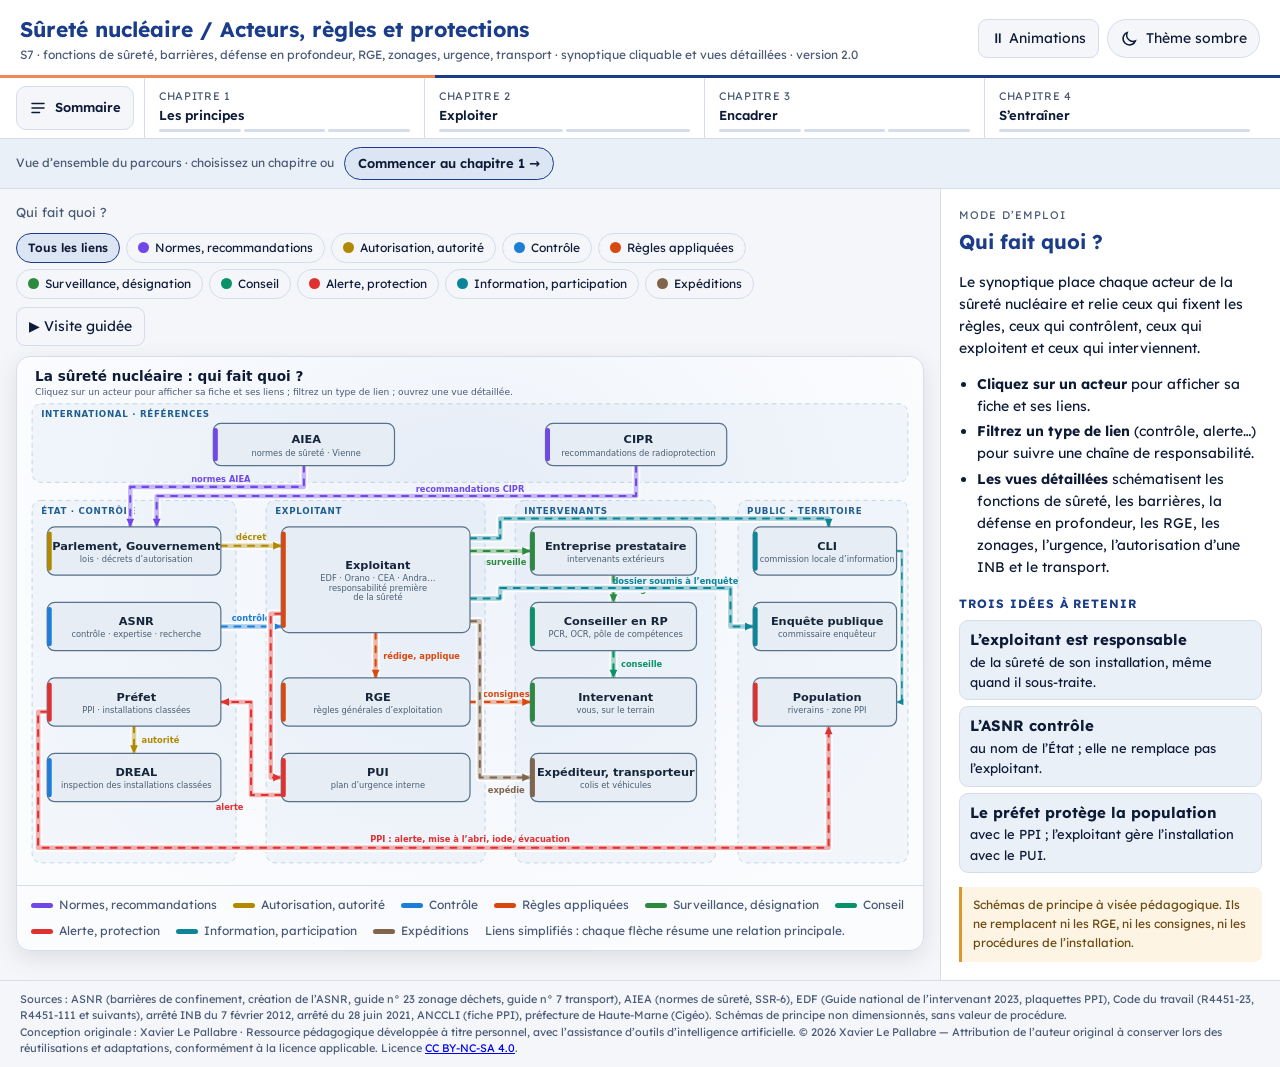
<file: surete.html>
<!doctype html><html lang="fr"><head><meta charset="utf-8"><meta name="viewport" content="width=device-width,initial-scale=1,viewport-fit=cover">
<link rel="manifest" href="manifest.json">
<meta name="theme-color" content="#FFFFFF" media="(prefers-color-scheme: light)"><meta name="theme-color" content="#12204A" media="(prefers-color-scheme: dark)">
<link rel="icon" href="icons/icon.svg" type="image/svg+xml">
<link rel="apple-touch-icon" href="icons/apple-touch-icon.png">
<meta name="apple-mobile-web-app-capable" content="yes">
<meta name="mobile-web-app-capable" content="yes">
<meta name="apple-mobile-web-app-title" content="Sûreté &amp; Cycle">
<script>/* Hors ligne : enregistrement du service worker si la page est ouverte seule */
if('serviceWorker' in navigator&&location.protocol.startsWith('http')&&window.top===window)addEventListener('load',()=>navigator.serviceWorker.register('./service-worker.js').catch(console.warn));</script>

<title>Sûreté nucléaire</title>
<style>:root{box-sizing:border-box}html{scroll-padding-top:env(safe-area-inset-top,0px)}img{max-width:100%}[hidden]{display:none!important}</style>
<style>
/* V2.1 — consolidation du rendu desktop et du comportement */
:root{--stage-outline:color-mix(in srgb,var(--accent) 22%,var(--border))}
.stage{box-shadow:0 7px 24px rgba(0,0,0,.10);border-color:var(--stage-outline)}
.nav button,.chip,.sbtn{transition:background-color .18s,border-color .18s,transform .18s}
.nav button:hover,.chip:hover,.sbtn:hover{border-color:var(--accent)}
.steptext{min-height:110px;line-height:1.62}
.steptext h3{font-size:17px}
.aside{line-height:1.57}
.eq.dim,.part.dim,.fl.dim{pointer-events:none}
/* ================= THÈMES ================= */
:root{color-scheme:dark;
 --bg:#0a121c;--panel:#111c2a;--panel2:#162436;--border:#26394d;--text:#e6eef6;--muted:#97abbd;--accent:#5cb3e6;
 --canvas:#0e1926;--canvas-glow:#13243a;--eq:#1b2c3f;--eq-stroke:#7f9db6;--label:#e3ecf4;--sublabel:#a3b6c7;
 --btn:#152538;--btn-active:#1f4f6e;--btn-active-border:#5cb3e6;--header:#0d1724;--focus:#ffffff;
 --zone:rgba(92,179,230,.045);--zone-stroke:#2c4a63;--zone-text:#8fc4e3;--water:#1d5a86;--water2:#2a78ab;--glow:#ff9b4f;--warn-bg:#2d2a24;--warn-text:#f0d9a6;--warn-border:#e0aa55;
 --m-comb:#b197fc;--m-sol:#f59f00;--m-u:#ffd43b;--m-pu:#f783ac;--m-pf:#ff6b6b;--m-coq:#adb5bd;--m-eff:#4dabf7;--m-gaz:#99e9f2;--m-dt:#d4a373;--m-solv:#69db7c;--m-verre:#63e6be;--m-eau:#74c0fc;--m-air:#ced4da;--m-upu:#ffa94d;--m-emb:#b9a88d;--m-colis:#adb5bd;--m-vtc:#b197fc;--m-tfa:#74c0fc;--m-fmavc:#63e6be;--m-favl:#ffd43b;--m-mavl:#ffa94d;--m-ha:#ff6b6b;--m-beton:#ced4da;--m-argile:#d4a373;}
@media (prefers-color-scheme: light){:root:not([data-theme="dark"]){color-scheme:light;
 --bg:#eef2f6;--panel:#ffffff;--panel2:#f4f7fa;--border:#cdd7e1;--text:#13202d;--muted:#52667a;--accent:#1f6fa8;
 --canvas:#fbfcfe;--canvas-glow:#f1f6fb;--eq:#e6edf4;--eq-stroke:#58718a;--label:#15263a;--sublabel:#4a5f74;
 --btn:#f3f6f9;--btn-active:#d6e8f5;--btn-active-border:#1f6fa8;--header:#ffffff;--focus:#0b3b5c;
 --zone:rgba(31,111,168,.04);--zone-stroke:#b4c9da;--zone-text:#1f5f8f;--water:#a5d0ee;--water2:#7db8e2;--glow:#e5741f;--warn-bg:#fdf4e3;--warn-text:#6b4a12;--warn-border:#d99a2b;
 --m-comb:#7048e8;--m-sol:#e67700;--m-u:#b08900;--m-pu:#d6336c;--m-pf:#e03131;--m-coq:#6c757d;--m-eff:#1c7ed6;--m-gaz:#0c8599;--m-dt:#8d6e4c;--m-solv:#2b8a3e;--m-verre:#099268;--m-eau:#1971c2;--m-air:#868e96;--m-upu:#d9480f;--m-emb:#80654b;--m-colis:#6c757d;--m-vtc:#7048e8;--m-tfa:#1971c2;--m-fmavc:#099268;--m-favl:#b08900;--m-mavl:#d9480f;--m-ha:#e03131;--m-beton:#868e96;--m-argile:#8d6e4c;}}
:root[data-theme="light"]{color-scheme:light;
 --bg:#eef2f6;--panel:#ffffff;--panel2:#f4f7fa;--border:#cdd7e1;--text:#13202d;--muted:#52667a;--accent:#1f6fa8;
 --canvas:#fbfcfe;--canvas-glow:#f1f6fb;--eq:#e6edf4;--eq-stroke:#58718a;--label:#15263a;--sublabel:#4a5f74;
 --btn:#f3f6f9;--btn-active:#d6e8f5;--btn-active-border:#1f6fa8;--header:#ffffff;--focus:#0b3b5c;
 --zone:rgba(31,111,168,.04);--zone-stroke:#b4c9da;--zone-text:#1f5f8f;--water:#a5d0ee;--water2:#7db8e2;--glow:#e5741f;--warn-bg:#fdf4e3;--warn-text:#6b4a12;--warn-border:#d99a2b;
 --m-comb:#7048e8;--m-sol:#e67700;--m-u:#b08900;--m-pu:#d6336c;--m-pf:#e03131;--m-coq:#6c757d;--m-eff:#1c7ed6;--m-gaz:#0c8599;--m-dt:#8d6e4c;--m-solv:#2b8a3e;--m-verre:#099268;--m-eau:#1971c2;--m-air:#868e96;--m-upu:#d9480f;--m-emb:#80654b;--m-colis:#6c757d;--m-vtc:#7048e8;--m-tfa:#1971c2;--m-fmavc:#099268;--m-favl:#b08900;--m-mavl:#d9480f;--m-ha:#e03131;--m-beton:#868e96;--m-argile:#8d6e4c;}
*{box-sizing:border-box}
body{margin:0;background:var(--bg);color:var(--text);font:14px/1.5 system-ui,"Segoe UI",Arial,sans-serif}
button,select{font:inherit;color:inherit}button{cursor:pointer}
button:focus-visible,.node:focus-visible,.eq:focus-visible{outline:3px solid var(--accent);outline-offset:2px}
.top{padding:14px 20px;display:flex;justify-content:space-between;align-items:center;gap:12px;background:var(--header);border-bottom:1px solid var(--border);flex-wrap:wrap}
.top h1{font-size:21px;margin:0}.top h1 span{color:var(--accent)}
.sub{color:var(--muted);font-size:12px}
.btn{border:1px solid var(--border);border-radius:9px;background:var(--btn);padding:8px 12px;min-height:38px}
.btn.active{background:var(--btn-active);border-color:var(--btn-active-border)}
.btn.primary{background:var(--btn-active);border-color:var(--btn-active-border);font-weight:600}
.theme-btn{display:inline-flex;align-items:center;gap:8px;border-radius:999px}
.theme-btn svg{width:18px;height:18px}
.nav{display:flex;gap:6px;flex-wrap:wrap;padding:10px 20px;border-bottom:1px solid var(--border);background:var(--panel)}
.nav button{border:1px solid var(--border);border-radius:999px;background:var(--btn);padding:6px 12px;font-size:12.5px}
.nav button.active{background:var(--btn-active);border-color:var(--btn-active-border);font-weight:600}
.nav .sep{width:1px;background:var(--border);margin:0 4px}
.layout{display:grid;grid-template-columns:minmax(0,1fr) 340px;min-height:calc(100vh - 120px)}
.main{padding-block:14px;padding-left:max(16px,env(safe-area-inset-left,0px));padding-right:max(16px,env(safe-area-inset-right,0px));min-width:0}
.aside{border-left:1px solid var(--border);background:var(--panel);padding:18px;overflow:auto}
.crumbs{display:flex;align-items:center;gap:8px;flex-wrap:wrap;margin-bottom:10px;font-size:13px;color:var(--muted)}
.crumbs a{color:var(--accent);cursor:pointer;text-decoration:underline}
.bar{display:flex;flex-wrap:wrap;gap:8px;align-items:center;justify-content:space-between;margin-bottom:10px}
.bar .grp{display:flex;flex-wrap:wrap;gap:6px;align-items:center}
.chip{border:1px solid var(--border);border-radius:999px;background:var(--btn);padding:5px 11px;font-size:12px;display:inline-flex;align-items:center;gap:6px}
.chip i{width:11px;height:11px;border-radius:50%;display:inline-block;background:var(--mc)}
.chip.active{background:var(--btn-active);border-color:var(--btn-active-border);font-weight:600}
.stage{border:1px solid var(--border);border-radius:14px;background:radial-gradient(ellipse at 50% 30%,var(--canvas-glow),var(--canvas) 75%);overflow:hidden}
.stage svg{display:block;width:100%;height:auto}
.legend{display:flex;flex-wrap:wrap;gap:8px 16px;padding:10px 14px;border-top:1px solid var(--border);font-size:12px;color:var(--muted)}
.legend span{display:inline-flex;align-items:center;gap:6px}.legend i{width:22px;height:5px;border-radius:3px;background:var(--mc);display:inline-block}
.steps{display:flex;flex-wrap:wrap;gap:6px;align-items:center;padding:10px 14px;border-top:1px solid var(--border)}
.steps .sbtn{border:1px solid var(--border);border-radius:999px;background:var(--btn);padding:6px 11px;font-size:12px}
.steps .sbtn.active{background:var(--btn-active);border-color:var(--btn-active-border);font-weight:700}
.steptext{padding:12px 16px 16px;border-top:1px solid var(--border);background:var(--panel)}
.steptext h3{margin:0 0 6px;font-size:16px}
.steptext p{margin:0 0 6px}
.steptext ul{margin:4px 0 0;padding-left:20px}.steptext li{margin:3px 0}
.note{color:var(--muted);font-size:12px}
.warning{border-left:3px solid var(--warn-border);padding:9px 11px;background:var(--warn-bg);color:var(--warn-text);font-size:12px;margin-top:14px;border-radius:0 8px 8px 0}
.aside h2{font-size:20px;margin:2px 0 4px}
.aside h3{font-size:12px;text-transform:uppercase;letter-spacing:.08em;color:var(--accent);margin:16px 0 6px}
.aside ul{margin:0;padding-left:18px}.aside li{margin:4px 0}
.kicker{font-size:11px;letter-spacing:.1em;text-transform:uppercase;color:var(--muted)}
.facts{display:grid;grid-template-columns:1fr;gap:6px}
.fact{border:1px solid var(--border);background:var(--panel2);border-radius:9px;padding:7px 10px;font-size:13px}
.fact b{display:block;font-size:15px}
.io{display:grid;grid-template-columns:auto 1fr;gap:4px 10px;font-size:13px}.io span{color:var(--muted)}
.openbtn{width:100%;margin-top:14px}
.footer{padding:10px 20px;border-top:1px solid var(--border);color:var(--muted);font-size:11px}
.hidden{display:none!important}

/* ================= SVG ================= */
.ttl{fill:var(--text);font-size:18px;font-weight:700}
.subt{fill:var(--muted);font-size:12px}
.zone{fill:var(--zone);stroke:var(--zone-stroke);stroke-dasharray:6 5}
.zt{fill:var(--zone-text);font-size:11.5px;font-weight:700;letter-spacing:.08em}
.free{fill:var(--sublabel);font-size:11.5px}
.node{cursor:pointer;outline:none;transition:opacity .25s}
.n-b{fill:var(--eq);stroke:var(--eq-stroke);stroke-width:1.6}
.n-strip{fill:var(--mc)}
.n-t{fill:var(--label);font-size:15px;font-weight:700;text-anchor:middle;pointer-events:none}
.n-s{fill:var(--sublabel);font-size:11px;text-anchor:middle;pointer-events:none}
.n-go{fill:var(--accent);font-size:10.5px;font-weight:700;text-anchor:end;pointer-events:none}
.node:hover .n-b,.node.sel .n-b{stroke:var(--focus);stroke-width:3}
.node.dim,.fl.dim{opacity:.16}
.fl{transition:opacity .25s}
.fl path{fill:none;stroke-linecap:round;stroke-linejoin:round}
.f-case{stroke:var(--canvas)}
.f-base{stroke:var(--mc);opacity:.38}
.f-dash{stroke:var(--mc);stroke-dasharray:8 10;animation:flow 1.4s linear infinite}
.fl .f-arr{fill:var(--mc);stroke:none}
.f-lab{fill:var(--mc);font-size:11px;font-weight:700}
.m-gaz .f-dash,.m-air .f-dash{stroke-dasharray:2 8}
@keyframes flow{to{stroke-dashoffset:-36}}
.m-comb{--mc:var(--m-comb)}.m-sol{--mc:var(--m-sol)}.m-u{--mc:var(--m-u)}.m-pu{--mc:var(--m-pu)}.m-pf{--mc:var(--m-pf)}.m-coq{--mc:var(--m-coq)}
.m-eff{--mc:var(--m-eff)}.m-gaz{--mc:var(--m-gaz)}.m-dt{--mc:var(--m-dt)}.m-solv{--mc:var(--m-solv)}.m-verre{--mc:var(--m-verre)}.m-eau{--mc:var(--m-eau)}.m-air{--mc:var(--m-air)}.m-emb{--mc:var(--m-emb)}.m-upu{--mc:var(--m-upu)}
/* Équipements des vues détaillées */
.eq{cursor:pointer;transition:opacity .3s}
.eq-b{fill:var(--eq);stroke:var(--eq-stroke);stroke-width:1.6}
.eq-t{fill:var(--label);font-size:13px;font-weight:700;text-anchor:middle;pointer-events:none}
.eq-s{fill:var(--sublabel);font-size:10.5px;text-anchor:middle;pointer-events:none}
.eq:hover .eq-b{stroke:var(--focus)}
.eq.hl .eq-b{stroke:var(--accent);stroke-width:3}
.dim{opacity:.17}
.part{transition:opacity .3s}
.lbl{fill:var(--label);font-size:12px}.lbl-s{fill:var(--sublabel);font-size:10.5px}
.mid{text-anchor:middle}.end{text-anchor:end}
.wall{fill:none;stroke:var(--eq-stroke);stroke-width:2}
.thin{fill:none;stroke:var(--eq-stroke);stroke-width:1.4}
.water{fill:var(--water);opacity:.55}
.metal{fill:var(--m-coq)}
/* Animations */
.spin{animation:spin 10s linear infinite;transform-box:fill-box;transform-origin:center}
.spin-fast{animation:spin 2.2s linear infinite;transform-box:fill-box;transform-origin:center}
@keyframes spin{to{transform:rotate(360deg)}}
.chop{animation:chop 1.6s ease-in-out infinite}
@keyframes chop{0%,40%,100%{transform:translateY(0)}55%{transform:translateY(34px)}}
.feed{animation:feed 3.2s ease-in-out infinite}
@keyframes feed{0%{transform:translateX(-40px)}50%,100%{transform:translateX(0)}}
.fall{animation:fall 1.6s linear infinite}
@keyframes fall{0%{transform:translateY(0);opacity:0}15%{opacity:1}100%{transform:translateY(80px);opacity:0}}
.rise{animation:rise 3s linear infinite}
@keyframes rise{0%{transform:translateY(0);opacity:0}20%{opacity:.9}100%{transform:translateY(-70px);opacity:0}}
.rise-long{animation:riseL 4s linear infinite}
@keyframes riseL{0%{transform:translateY(0);opacity:0}15%{opacity:1}85%{opacity:1}100%{transform:translateY(-240px);opacity:0}}
.lift{animation:lift 4s ease-in-out infinite}
@keyframes lift{0%,15%{transform:translateY(40px)}55%,100%{transform:translateY(0)}}
.press{animation:press 2.8s ease-in-out infinite}
@keyframes press{0%,30%,100%{transform:translateY(0)}60%{transform:translateY(58px)}}
.crush{animation:crush 2.8s ease-in-out infinite;transform-box:fill-box;transform-origin:bottom}
@keyframes crush{0%,30%,100%{transform:scaleY(1)}60%{transform:scaleY(.2)}}
.fillup{animation:fillup 6s ease-in-out infinite;transform-box:fill-box;transform-origin:bottom}
@keyframes fillup{0%{transform:scaleY(.05)}80%,100%{transform:scaleY(1)}}
.glow{animation:glow 1.8s ease-in-out infinite}
@keyframes glow{50%{opacity:.45}}
.drip{animation:drip 1.1s linear infinite}
@keyframes drip{0%{transform:translateY(0);opacity:0}20%{opacity:1}100%{transform:translateY(40px);opacity:0}}
.move-r{animation:mover 5s linear infinite}
.tr-move{animation:trMove 9s ease-in-out infinite}@keyframes trMove{0%,10%{transform:translateX(0)}45%,60%{transform:translateX(230px)}95%,100%{transform:translateX(0)}}
body.paused .tr-move{animation-play-state:paused}@media(prefers-reduced-motion:reduce){.tr-move{animation:none}}
@keyframes mover{0%{transform:translateX(0);opacity:0}10%{opacity:1}90%{opacity:1}100%{transform:translateX(860px);opacity:0}}
body.paused .fl .f-dash,body.paused .spin,body.paused .spin-fast,body.paused .chop,body.paused .feed,body.paused .fall,body.paused .rise,body.paused .rise-long,body.paused .lift,body.paused .press,body.paused .crush,body.paused .fillup,body.paused .glow,body.paused .drip,body.paused .move-r{animation-play-state:paused}
@media(prefers-reduced-motion:reduce){.f-dash,.spin,.spin-fast,.chop,.feed,.fall,.rise,.rise-long,.lift,.press,.crush,.fillup,.glow,.drip,.move-r{animation:none!important}}
@media(max-width:1020px){.layout{grid-template-columns:1fr}.aside{border-left:0;border-top:1px solid var(--border)}}
@media(max-width:560px){.top h1{font-size:17px}.nav{padding:8px}}

/* ===== Compléments S7 (sûreté, accidents) — mêmes jetons que les parcours ===== */
:root{--ok:#51cf66;--deg:#fcc419;--ko:#ff6b6b;--na:#7d8fa1;--ok-bg:rgba(81,207,102,.13);--deg-bg:rgba(252,196,25,.13);--ko-bg:rgba(255,107,107,.14);
 --z-bleu:#4dabf7;--z-vert:#51cf66;--z-jaune:#ffd43b;--z-orange:#ff922b;--z-rouge:#ff6b6b;--hot:#ff6b3d;--steam:#dfe8f0;--sea:#1d5a86;--ground:#3a3428;--concrete:#5b6b7a}
@media (prefers-color-scheme: light){:root:not([data-theme="dark"]){--ok:#2b8a3e;--deg:#c77700;--ko:#d6262b;--na:#7b8a99;--ok-bg:#e6f4ea;--deg-bg:#fdf1dc;--ko-bg:#fde7e7;
 --z-bleu:#1c7ed6;--z-vert:#2f9e44;--z-jaune:#e8b500;--z-orange:#e8590c;--z-rouge:#d6262b;--hot:#e8590c;--steam:#8fa3b5;--sea:#4f94c8;--ground:#c9b99a;--concrete:#aab6c2}}
:root[data-theme="light"]{--ok:#2b8a3e;--deg:#c77700;--ko:#d6262b;--na:#7b8a99;--ok-bg:#e6f4ea;--deg-bg:#fdf1dc;--ko-bg:#fde7e7;
 --z-bleu:#1c7ed6;--z-vert:#2f9e44;--z-jaune:#e8b500;--z-orange:#e8590c;--z-rouge:#d6262b;--hot:#e8590c;--steam:#8fa3b5;--sea:#4f94c8;--ground:#c9b99a;--concrete:#aab6c2}
.m-conseil{--mc:var(--m-verre)}.m-colis{--mc:var(--m-emb)}.m-norme{--mc:var(--m-comb)}.m-autor{--mc:var(--m-u)}.m-ctrl{--mc:var(--m-eff)}.m-surv{--mc:var(--m-solv)}.m-info{--mc:var(--m-gaz)}.m-alerte{--mc:var(--m-pf)}.m-regle{--mc:var(--m-upu)}
.m-eau{--mc:var(--m-eau)}.m-vap{--mc:var(--steam)}.m-elec{--mc:var(--m-u)}.m-h2{--mc:var(--m-pu)}.m-pf{--mc:var(--m-pf)}
/* Bandeau d’état des fonctions et des barrières */
.status{display:flex;flex-wrap:wrap;gap:8px 22px;padding:10px 14px;border-top:1px solid var(--border);background:var(--panel2);font-size:12px}
.status .sg{display:flex;flex-wrap:wrap;align-items:center;gap:6px}
.status .sg>b{color:var(--muted);font-weight:600;margin-right:2px;text-transform:uppercase;letter-spacing:.06em;font-size:10.5px}
.pill{display:inline-flex;align-items:center;gap:6px;border-radius:999px;padding:3px 10px;border:1px solid var(--border);background:var(--panel);white-space:nowrap}
.pill i{width:9px;height:9px;border-radius:50%;background:var(--na)}
.pill.o{border-color:var(--ok);background:var(--ok-bg)}.pill.o i{background:var(--ok)}
.pill.d{border-color:var(--deg);background:var(--deg-bg)}.pill.d i{background:var(--deg)}
.pill.x{border-color:var(--ko);background:var(--ko-bg)}.pill.x i{background:var(--ko)}
.pill.n{opacity:.75}.pill em{font-style:normal;color:var(--muted);font-size:11px}
.status .clock{margin-left:auto;font:600 12px ui-monospace,Consolas,monospace;color:var(--text)}
/* Mises en situation */
.quiz{display:grid;grid-template-columns:230px minmax(0,1fr);gap:14px;padding:14px}
.quiz .qmenu{display:flex;flex-direction:column;gap:6px}
.quiz .qmenu button{text-align:left;border:1px solid var(--border);border-radius:10px;background:var(--btn);padding:8px 11px;font-size:13px}
.quiz .qmenu button.active{background:var(--btn-active);border-color:var(--btn-active-border);font-weight:600}
.qcard{border:1px solid var(--border);border-radius:12px;background:var(--panel);padding:16px;min-width:0}
.qcard h3{margin:2px 0 6px;font-size:17px}.qcard h4{margin:14px 0 8px;font-size:15px}
.qrule{border-left:3px solid var(--accent);background:var(--panel2);padding:8px 11px;border-radius:0 8px 8px 0;font-size:13px}
.qopts{display:grid;gap:8px}.qopts button{text-align:left;border:1px solid var(--border);border-radius:10px;background:var(--btn);padding:9px 12px}
.qopts button:hover:not(:disabled){border-color:var(--accent)}.qopts button:disabled{opacity:.55;cursor:default}
.qfb{margin-top:12px;border-radius:10px;padding:10px 12px;font-size:13px}.qfb:empty{display:none}
.qfb.ok{background:var(--ok-bg);border:1px solid var(--ok)}.qfb.ko{background:var(--ko-bg);border:1px solid var(--ko)}
.qfb p{margin:4px 0}.qtable{width:100%;border-collapse:collapse;font-size:13px;margin:8px 0}.qtable th,.qtable td{border:1px solid var(--border);padding:6px 8px;text-align:left}
.qcard textarea{width:100%;min-height:70px;border:1px solid var(--border);border-radius:8px;background:var(--panel2);color:var(--text);padding:8px;font:inherit}
.qrow{display:flex;gap:8px;flex-wrap:wrap;margin-top:10px}
@media(max-width:700px){.quiz{grid-template-columns:1fr}.quiz .qmenu{display:grid;grid-template-columns:1fr 1fr}}
/* SVG complémentaires */
.hd{fill:var(--label);font-size:13px;font-weight:700}
.tag{fill:var(--sublabel);font-size:10.5px;font-weight:700;letter-spacing:.06em}
.wire{fill:none;stroke:var(--eq-stroke);stroke-width:2}
.pipe-hot{fill:none;stroke:var(--hot);stroke-width:7;stroke-linecap:round;stroke-linejoin:round;opacity:.85}
.pipe-cold{fill:none;stroke:var(--m-eau);stroke-width:7;stroke-linecap:round;stroke-linejoin:round;opacity:.85}
.pipe-sec{fill:none;stroke:var(--m-eff);stroke-width:5;stroke-linecap:round;stroke-linejoin:round;opacity:.7}
.flowdash{fill:none;stroke:var(--panel);stroke-width:2;stroke-dasharray:4 9;animation:flow 1.2s linear infinite;opacity:.8}
.cross{stroke:var(--ko);stroke-width:5;stroke-linecap:round}
.callout{fill:var(--panel);stroke:var(--accent);stroke-width:1.4}
.num{fill:var(--accent);font-size:13px;font-weight:800;text-anchor:middle}
.ko-t{fill:var(--ko);font-weight:700}.ok-t{fill:var(--ok);font-weight:700}.deg-t{fill:var(--deg);font-weight:700}
.blink{animation:blink 1s steps(2,start) infinite}@keyframes blink{to{visibility:hidden}}
.pulse{animation:pulse 1.6s ease-in-out infinite;transform-box:fill-box;transform-origin:center}@keyframes pulse{50%{transform:scale(1.12);opacity:.6}}
.drop{animation:drop 3.5s ease-in infinite}@keyframes drop{0%,20%{transform:translateY(-70px)}60%,100%{transform:translateY(0)}}
.drop-slow{animation:dropS 6s linear infinite}@keyframes dropS{0%,15%{transform:translateY(-120px)}85%,100%{transform:translateY(0)}}
.wave{animation:wave 5s ease-in-out infinite}@keyframes wave{0%,100%{transform:translateX(-30px)}50%{transform:translateX(30px)}}
.wave-in{animation:waveIn 6s ease-in-out infinite}@keyframes waveIn{0%{transform:translateX(-120px)}60%,100%{transform:translateX(0)}}
.puff{animation:puff 2.4s ease-out infinite;opacity:0}@keyframes puff{0%{transform:translate(0,0) scale(.6);opacity:0}25%{opacity:.85}100%{transform:translate(28px,-46px) scale(1.4);opacity:0}}
.boom{animation:boom 3s ease-out infinite;transform-box:fill-box;transform-origin:center}@keyframes boom{0%{transform:scale(.3);opacity:0}15%{opacity:.6}60%,100%{transform:scale(1.25);opacity:0}}
.siren{animation:siren 2.4s ease-out infinite;transform-box:fill-box;transform-origin:center;opacity:0}@keyframes siren{0%{transform:scale(.4);opacity:.9}100%{transform:scale(1.8);opacity:0}}
.travel{animation:travel 7s linear infinite}@keyframes travel{0%{transform:translateX(0);opacity:0}6%{opacity:1}94%{opacity:1}100%{transform:translateX(var(--dx,600px));opacity:0}}
.shake{animation:shake .35s linear infinite}@keyframes shake{0%,100%{transform:translate(0,0)}25%{transform:translate(-3px,1px)}75%{transform:translate(3px,-1px)}}
.lift-up{animation:liftUp 4s ease-out infinite}@keyframes liftUp{0%,30%{transform:translateY(0) rotate(0)}60%,100%{transform:translateY(-38px) rotate(-8deg)}}
.flame{animation:flame .9s ease-in-out infinite alternate;transform-box:fill-box;transform-origin:bottom}@keyframes flame{to{transform:scaleY(1.25);opacity:.75}}
.truck{animation:truck 12s ease-in-out infinite}@keyframes truck{0%,8%{transform:translateX(-40px)}45%,55%{transform:translateX(40px)}92%,100%{transform:translateX(-40px)}}
body.paused svg *,.dim *{animation-play-state:paused!important}
@media(prefers-reduced-motion:reduce){svg *{animation:none!important}}
.k-hide{display:none}

</style>
<link rel="stylesheet" href="fonts/lexend.css"><link rel="stylesheet" href="charte.css">
</head><body>
<header class="top">
 <div><h1>Sûreté nucléaire <span>/</span> Acteurs, règles et protections</h1><div class="sub">S7 · fonctions de sûreté, barrières, défense en profondeur, RGE, zonages, urgence, transport · synoptique cliquable et vues détaillées · version 2.0</div></div>
 <div class="bar" style="margin:0">
  <button class="btn" id="pauseBtn" type="button">⏸ Animations</button>
  <button id="themeBtn" class="btn theme-btn" type="button" aria-label="Basculer entre le thème clair et le thème sombre"><svg id="themeIcon" viewBox="0 0 24 24" fill="none" stroke="currentColor" stroke-width="2" stroke-linecap="round" aria-hidden="true"></svg><span id="themeTxt">Thème clair</span></button>
 </div>
</header>
<nav class="nav" id="nav" aria-label="Navigation entre les vues"></nav>

<div class="layout">
<main class="main">
 <div class="crumbs" id="crumbs"></div>
 <section id="synSec">
  <div class="bar">
   <div class="grp" id="filters" role="group" aria-label="Filtrer les liens"></div>
   <div class="grp"><button class="btn" id="tourBtn" type="button">▶ Visite guidée</button></div>
  </div>
  <div class="stage"><svg id="syn" viewBox="0 0 1200 700" role="img" aria-label="Synoptique des acteurs de la sûreté nucléaire"></svg>
   <div class="legend" id="synLegend"></div></div>
 </section>
 <section id="detSec" class="hidden">
  <div class="bar">
   <div class="grp"><button class="btn" id="prevView" type="button">← Vue précédente</button><button class="btn" id="nextView" type="button">Vue suivante →</button></div>
   <div class="grp"><button class="btn" id="playBtn" type="button">▶ Lecture guidée</button></div>
  </div>
  <div class="stage">
   <svg id="det" viewBox="0 0 1100 520" role="img"></svg>
   <div class="quiz hidden" id="quiz"></div>
   <div class="legend" id="detLegend"></div>
   <div class="status hidden" id="status"></div>
   <div class="steps" id="steps"></div>
   <div class="steptext" id="stepText" aria-live="polite"></div>
  </div>
 </section>
</main>
<aside class="aside" id="aside"></aside>
</div>
<footer class="footer">Sources : ASNR (barrières de confinement, création de l’ASNR, guide n° 23 zonage déchets, guide n° 7 transport), AIEA (normes de sûreté, SSR-6), EDF (Guide national de l’intervenant 2023, plaquettes PPI), Code du travail (R4451-23, R4451-111 et suivants), arrêté INB du 7 février 2012, arrêté du 28 juin 2021, ANCCLI (fiche PPI), préfecture de Haute-Marne (Cigéo). Schémas de principe non dimensionnés, sans valeur de procédure.<br>Conception originale : Xavier Le Pallabre · Ressource pédagogique développée à titre personnel, avec l’assistance d’outils d’intelligence artificielle. © 2026 Xavier Le Pallabre — Attribution de l’auteur original à conserver lors des réutilisations et adaptations, conformément à la licence applicable. Licence <a href="https://creativecommons.org/licenses/by-nc-sa/4.0/deed.fr" rel="license noopener" target="_blank">CC BY-NC-SA 4.0</a>.</footer>
<script>
"use strict";
const THEME_KEY='surete-theme';
/* =====================================================================
   SÛRETÉ — données du parcours (S7.1.1.9, S7.3)
   ===================================================================== */
const MAT={norme:'Normes, recommandations',autor:'Autorisation, autorité',ctrl:'Contrôle',regle:'Règles appliquées',surv:'Surveillance, désignation',conseil:'Conseil',info:'Information, participation',alerte:'Alerte, protection',colis:'Expéditions'};
const SYN_LABEL='Qui fait quoi ?',SYN_VB='0 0 1200 700',SYN_NOTE='Liens simplifiés : chaque flèche résume une relation principale.',SYN_FILTER_TEXT='';
const WARN='Schémas de principe à visée pédagogique. Ils ne remplacent ni les RGE, ni les consignes, ni les procédures de l’installation.';
const STATUS_DEF=null;
const TREF=(x,y,r,c)=>`<g transform="translate(${x} ${y})"><circle r="${r*0.22}" fill="${c}"/>${[0,120,240].map(a=>`<path d="M0 0 L${(r*Math.cos((a-30)*Math.PI/180)).toFixed(1)} ${(r*Math.sin((a-30)*Math.PI/180)).toFixed(1)} A${r} ${r} 0 0 1 ${(r*Math.cos((a+30)*Math.PI/180)).toFixed(1)} ${(r*Math.sin((a+30)*Math.PI/180)).toFixed(1)} Z" fill="${c}" transform="rotate(-90)"/>`).join('')}<circle r="${r*0.36}" fill="none"/></g>`;

/* ---------------- Synoptique : les acteurs ---------------- */
function SYN(){let s='';
 s+=`<text class="ttl" x="24" y="32">La sûreté nucléaire : qui fait quoi ?</text><text class="subt" x="24" y="50">Cliquez sur un acteur pour afficher sa fiche et ses liens ; filtrez un type de lien ; ouvrez une vue détaillée.</text>`;
 s+=ZONE(20,62,1160,104,'INTERNATIONAL · RÉFÉRENCES');
 s+=ZONE(20,190,270,480,'ÉTAT · CONTRÔLE');
 s+=ZONE(330,190,290,480,'EXPLOITANT');
 s+=ZONE(660,190,265,480,'INTERVENANTS');
 s+=ZONE(955,190,225,480,'PUBLIC · TERRITOIRE');
 /* liens */
 s+=F('M380 144 V172 H150 V225','norme','',{n:'aiea gouv',lab:[270,166,'normes AIEA','middle']});
 s+=F('M820 144 V184 H185 V225','norme','',{n:'cipr gouv',lab:[600,179,'recommandations CIPR','middle']});
 s+=F('M270 250 H350','autor','',{n:'gouv exp',lab:[310,243,'décret','middle']});
 s+=F('M270 357 H350','ctrl','',{n:'asnr exp',lab:[310,350,'contrôle','middle']});
 s+=F('M155 489 V525','autor','',{n:'prefet dreal',lab:[165,511,'autorité']});
 s+=F('M475 365 V425','regle','',{n:'exp rge',lab:[485,400,'rédige, applique']});
 s+=F('M600 257 H680','surv','',{n:'exp presta',lab:[648,276,'surveille','middle']});
 s+=F('M600 457 H680','regle','',{n:'rge interv',lab:[648,450,'consignes','middle']});
 s+=F('M790 289 V325','surv','',{n:'presta crp',lab:[800,311,'désigne']});
 s+=F('M790 389 V425','conseil','',{n:'crp interv',lab:[800,411,'conseille']});
 s+=F('M350 340 H336 V557 H350','alerte','',{n:'exp pui'});
 s+=F('M350 580 H310 V457 H270','alerte','',{n:'pui prefet',lab:[300,600,'alerte','end']});
 s+=F('M40 470 H28 V650 H1075 V489','alerte','',{n:'prefet pop',lab:[600,643,'PPI : alerte, mise à l’abri, iode, évacuation','middle']});
 s+=F('M600 240 H640 V214 H1075 V225','info','',{n:'exp cli'});
 s+=F('M1165 257 H1172 V457 H1165','info','',{n:'cli pop',w:4});
 s+=F('M600 320 H640 V306 H945 V357 H975','info','',{n:'exp enq',lab:[872,300,'dossier soumis à l’enquête','middle']});
 s+=F('M600 350 H613 V557 H680','colis','',{n:'exp transp',lab:[648,578,'expédie','middle']});
 /* acteurs */
 s+=N('aiea',260,88,240,56,'AIEA','normes de sûreté · Vienne','var(--m-comb)');
 s+=N('cipr',700,88,240,56,'CIPR','recommandations de radioprotection','var(--m-comb)');
 s+=N('gouv',40,225,230,64,'Parlement, Gouvernement','lois · décrets d’autorisation','var(--m-u)');
 s+=N('asnr',40,325,230,64,'ASNR','contrôle · expertise · recherche','var(--m-eff)');
 s+=N('prefet',40,425,230,64,'Préfet','PPI · installations classées','var(--m-pf)');
 s+=N('dreal',40,525,230,64,'DREAL','inspection des installations classées','var(--m-eff)');
 s+=N('exp',350,225,250,140,'Exploitant',['EDF · Orano · CEA · Andra…','responsabilité première','de la sûreté'],'var(--m-upu)');
 s+=N('rge',350,425,250,64,'RGE','règles générales d’exploitation','var(--m-upu)');
 s+=N('pui',350,525,250,64,'PUI','plan d’urgence interne','var(--m-pf)');
 s+=N('presta',680,225,220,64,'Entreprise prestataire','intervenants extérieurs','var(--m-solv)');
 s+=N('crp',680,325,220,64,'Conseiller en RP','PCR, OCR, pôle de compétences','var(--m-verre)');
 s+=N('interv',680,425,220,64,'Intervenant','vous, sur le terrain','var(--m-solv)');
 s+=N('transp',680,525,220,64,'Expéditeur, transporteur','colis et véhicules','var(--m-emb)');
 s+=N('cli',975,225,190,64,'CLI','commission locale d’information','var(--m-gaz)');
 s+=N('enq',975,325,190,64,'Enquête publique','commissaire enquêteur','var(--m-gaz)');
 s+=N('pop',975,425,190,64,'Population','riverains · zone PPI','var(--m-pf)');
 return s;}

const TOUR=['aiea','cipr','gouv','asnr','prefet','dreal','exp','rge','pui','presta','crp','interv','transp','cli','enq','pop'];
const HOME_ASIDE=`<div class="kicker">Mode d’emploi</div><h2>Qui fait quoi ?</h2><p>Le synoptique place chaque acteur de la sûreté nucléaire et relie ceux qui fixent les règles, ceux qui contrôlent, ceux qui exploitent et ceux qui interviennent.</p><ul><li><b>Cliquez sur un acteur</b> pour afficher sa fiche et ses liens.</li><li><b>Filtrez un type de lien</b> (contrôle, alerte…) pour suivre une chaîne de responsabilité.</li><li><b>Les vues détaillées</b> schématisent les fonctions de sûreté, les barrières, la défense en profondeur, les RGE, les zonages, l’urgence, l’autorisation d’une INB et le transport.</li></ul><h3>Trois idées à retenir</h3><div class="facts"><div class="fact"><b>L’exploitant est responsable</b>de la sûreté de son installation, même quand il sous-traite.</div><div class="fact"><b>L’ASNR contrôle</b>au nom de l’État ; elle ne remplace pas l’exploitant.</div><div class="fact"><b>Le préfet protège la population</b>avec le PPI ; l’exploitant gère l’installation avec le PUI.</div></div><div class="warning">${WARN}</div>`;

/* ---------------- Fiches ---------------- */
const FICHE={
aiea:{t:'AIEA',full:'Agence internationale de l’énergie atomique · Vienne, créée en 1957',view:'defense',
 role:'Organisation du système des Nations unies. Elle publie les normes de sûreté de référence et aide les États à les appliquer. Ses normes ne valent pas autorisation : chaque État les reprend dans son propre droit.',
 does:['Normes de sûreté : fondements, prescriptions, guides (dont la défense en profondeur).','Missions d’examen par des experts internationaux, auprès des exploitants et des autorités.','Garanties : vérifier que les matières nucléaires ne sont pas détournées.','Échelle INES, gérée avec l’AEN de l’OCDE.'],
 keys:[['1957','création, siège à Vienne'],['INES','échelle de communication des événements']]},
cipr:{t:'CIPR',full:'Commission internationale de protection radiologique · créée en 1928',view:'zonage',
 role:'Organisme scientifique indépendant. Elle formule des recommandations de radioprotection, reprises par les directives Euratom puis par le Code du travail et le Code de la santé publique.',
 does:['Justification : une exposition doit apporter plus d’avantages que d’inconvénients.','Optimisation : réduire les doses autant que raisonnablement possible.','Limitation : respecter des limites de dose individuelles.'],
 keys:[['20 mSv / an','limite de dose efficace pour un travailleur (Code du travail)'],['1 mSv / an','limite pour le public, hors exposition médicale et naturelle']]},
gouv:{t:'Parlement et Gouvernement',full:'Lois, décrets et politique nucléaire',view:'inb',
 role:'Le Parlement vote les lois (code de l’environnement, loi de 2024 créant l’ASNR). Le Gouvernement autorise par décret la création et le démantèlement des installations nucléaires de base, après avis de l’ASNR.',
 does:['Fixe le cadre législatif et réglementaire général.','Autorise la création d’une INB par décret, après enquête publique.','Reprend en droit français les directives Euratom.']},
asnr:{t:'ASNR',full:'Autorité de sûreté nucléaire et de radioprotection · depuis le 1er janvier 2025',view:'inb',
 role:'Autorité administrative indépendante qui réunit les missions de l’ASN (contrôle) et de l’IRSN (expertise et recherche). Elle contrôle les activités nucléaires civiles au nom de l’État et informe le public. Les documents antérieurs à 2025 portent les noms ASN ou IRSN.',
 does:['Prend des décisions techniques et fixe des prescriptions.','Autorise la mise en service d’une INB.','Inspecte les installations, les transports et les activités médicales.','Expertise les dossiers de sûreté : c’est l’appui technique, autrefois assuré par l’IRSN.','En crise, conseille le préfet sur la protection des populations.'],
 keys:[['2025','fusion ASN + IRSN'],['Inspections','annoncées ou inopinées, avec suites publiées']]},
prefet:{t:'Préfet',full:'Représentant de l’État dans le département',view:'urgence',
 role:'Il protège la population : il déclenche le plan particulier d’intervention (PPI) et décide de la mise à l’abri, de la prise d’iode et de l’évacuation. Il organise aussi l’enquête publique et autorise les installations classées.',
 does:['Déclenche et dirige le PPI autour d’une installation.','Autorise les installations classées (ICPE), avec l’appui de la DREAL.','Ouvre l’enquête publique d’un projet d’INB.']},
dreal:{t:'DREAL',full:'Direction régionale de l’environnement, de l’aménagement et du logement',view:'inb',
 role:'Service de l’État placé sous l’autorité du préfet. Elle inspecte les installations classées pour la protection de l’environnement (ICPE). Le Cires de l’Andra est une ICPE : il ne relève pas du régime INB contrôlé par l’ASNR.',
 does:['Inspection des installations classées.','Instruction des dossiers d’autorisation environnementale.','Ne contrôle pas la sûreté des INB : c’est le rôle de l’ASNR.']},
exp:{t:'Exploitant nucléaire',full:'EDF, Orano, CEA, Andra, Framatome…',view:'fonctions',
 role:'Il détient l’autorisation et porte la responsabilité première de la sûreté. Il démontre la sûreté de son installation, l’exploite selon les RGE, surveille ses prestataires et déclare ses écarts. Sous-traiter ne transfère pas cette responsabilité.',
 does:['Rédige le rapport de sûreté et les règles générales d’exploitation.','Surveille les intervenants extérieurs (arrêté INB du 7 février 2012).','Déclare les événements significatifs à l’ASNR.','Réalise un réexamen périodique de sûreté tous les 10 ans.','Finance la gestion de ses déchets et son démantèlement.'],
 keys:[['10 ans','périodicité du réexamen de sûreté'],['1984 → 2012','l’arrêté du 10 août 1984 cité au référentiel est abrogé depuis le 1er juillet 2013']]},
rge:{t:'RGE',full:'Règles générales d’exploitation',view:'exploit',
 role:'Le référentiel qui dit comment exploiter l’installation en sûreté : limites à respecter, conduite à tenir en cas d’écart, essais périodiques, procédures accidentelles.',
 does:['Spécifications techniques d’exploitation : domaine autorisé et délais de repli.','Procédures de conduite incidentelle et accidentelle.','Programmes d’essais périodiques des matériels importants.'],
 keys:[['STE','limites et conduites à tenir'],['EP','essais périodiques']]},
pui:{t:'PUI',full:'Plan d’urgence interne',view:'urgence',
 role:'Déclenché par l’exploitant quand un événement menace la sûreté. Il mobilise l’organisation de crise du site, alerte le préfet et l’ASNR et protège le personnel.',
 does:['Rassemble et met à l’abri le personnel.','Active les équipes de crise locales et nationales.','Alerte immédiatement le préfet et l’ASNR.']},
presta:{t:'Entreprise prestataire',full:'Intervenants extérieurs, sous-traitants',view:'exploit',
 role:'Elle réalise une partie des activités de maintenance et de logistique. Elle reste employeur de ses salariés : elle les forme, organise leur radioprotection et désigne son conseiller en radioprotection.',
 does:['Applique les exigences contractuelles et les consignes de l’exploitant.','Organise la radioprotection de ses salariés (employeur).','Est surveillée par l’exploitant, qui garde la responsabilité de la sûreté.']},
crp:{t:'Conseiller en radioprotection',full:'PCR (personne compétente) ou OCR (organisme compétent) · pôle de compétences en INB',view:'zonage',
 role:'Désigné par l’employeur selon le Code du travail. Il conseille sur l’évaluation des risques, le zonage, les mesures, la dosimétrie et les conditions d’intervention. Dans un établissement comprenant une INB, l’exploitant organise un pôle de compétences en radioprotection.',
 does:['Conseille l’employeur, qui reste responsable.','Participe à la délimitation des zones et à l’optimisation des doses.','Le pôle de compétences en INB est encadré par l’arrêté du 28 juin 2021.'],
 keys:[['2018','« conseiller en radioprotection » remplace la seule notion de PCR']]},
interv:{t:'Intervenant',full:'Technicien de l’exploitant ou d’une entreprise prestataire',view:'exploit',
 role:'Il applique le dossier d’intervention et les consignes, vérifie ses prérequis et s’arrête en cas de doute. Il signale tout écart, même s’il pense l’avoir corrigé.',
 does:['Formation, habilitations, aptitude médicale à jour.','Dosimétrie passive et opérationnelle en zone contrôlée.','Respect du zonage, de l’autorisation de travail et du régime de consignation.','Arrêt et signalement en cas d’écart ou de situation imprévue.'],
 keys:[['20 mSv / an','limite réglementaire de dose efficace'],['6 mSv / an','au-delà possible : classement en catégorie A']]},
transp:{t:'Expéditeur et transporteur',full:'Transport de substances radioactives (classe 7)',view:'transport',
 role:'L’expéditeur garantit que le colis convient à son contenu et qu’il est contrôlé, marqué et documenté. Le transporteur respecte les règles du mode de transport. L’ASNR contrôle la sûreté des transports civils.',
 does:['Colis adapté au contenu, contrôlé avant départ.','Étiquettes, plaques et documents de transport.','Règlements modaux issus des recommandations de l’AIEA.']},
cli:{t:'CLI',full:'Commission locale d’information',view:'inb',
 role:'Instituée auprès des installations nucléaires, elle réunit élus, associations, syndicats et experts. Elle informe la population et suit l’impact de l’installation. Elle ne se substitue pas à l’autorité de contrôle.',
 does:['Reçoit l’information de l’exploitant et de l’ASNR.','Peut faire réaliser des expertises et des mesures.','Est consultée sur certains dossiers.']},
enq:{t:'Enquête publique',full:'Participation du public avant une décision',view:'inb',
 role:'Le public consulte le dossier et formule ses observations. Un commissaire enquêteur, désigné par le tribunal administratif, rend un rapport et des conclusions motivées. L’enquête éclaire la décision ; ce n’est ni un vote ni une expertise de sûreté.',
 does:['Ouverte par le préfet, pour une durée d’au moins 30 jours.','Dossier : étude d’impact, rapport préliminaire de sûreté, avis recueillis.','Conclusions favorables, avec réserves ou défavorables, transmises à l’autorité qui décide.'],
 keys:[['≥ 30 jours','durée minimale'],['Cigéo','enquête publique du 18 mai au 2 juillet 2026']]},
pop:{t:'Population',full:'Riverains et zone du PPI',view:'urgence',
 role:'Elle est informée en permanence par la CLI et l’exploitant. En cas d’accident, elle applique les consignes du préfet : mise à l’abri, écoute des médias, prise d’iode sur ordre, évacuation si elle est décidée.',
 does:['Comprimés d’iode distribués à l’avance dans le périmètre du PPI.','Alerte par sirène, FR-Alert et médias.','Ne pas aller chercher ses enfants à l’école : l’école les met à l’abri.'],
 keys:[['20 km','rayon du PPI autour des centrales EDF']]},
/* fiches des vues */
fonctions:{t:'Les trois fonctions de sûreté',full:'Ce qu’il faut garantir en permanence',role:'Toute la conception et l’exploitation d’un réacteur visent trois fonctions : maîtriser la réactivité, évacuer la chaleur et confiner les substances radioactives.',does:['Réactivité : grappes de commande et bore.','Refroidissement : y compris après l’arrêt (puissance résiduelle).','Confinement : trois barrières successives.'],keys:[['≈ 7 %','de la puissance juste après l’arrêt'],['≈ 1 %','une heure après, soit ≈ 40 MW pour un REP 1300']]},
barrieres:{t:'Trois barrières',full:'Gaine · circuit primaire · enceinte',role:'Trois enveloppes successives séparent les produits radioactifs de l’environnement. Chacune est surveillée ; la défaillance de l’une affaiblit la défense.',does:['1re : gaine des crayons (alliage de zirconium).','2e : enveloppe du circuit primaire (cuve, tuyauteries, tubes de GV).','3e : enceinte de confinement.'],keys:[['≈ 0,6 mm','épaisseur d’une gaine'],['1,2 m + 0,55 m','parois de l’enceinte double d’un REP 1300']]},
defense:{t:'Défense en profondeur',full:'Cinq niveaux successifs et indépendants',role:'On ne compte jamais sur une seule protection. Chaque niveau suppose que le précédent peut échouer.',does:['Prévenir, surveiller, sauvegarder, gérer l’accident grave, protéger la population.','Redondance, diversification, séparation physique.','Le risque naît quand plusieurs défaillances s’alignent.']},
exploit:{t:'Exploiter selon les RGE',full:'Domaine autorisé, essais, interventions',role:'L’exploitation se déroule dans un domaine défini par les RGE. Un écart déclenche une conduite à tenir et peut constituer un événement significatif.',does:['Rester dans les limites des STE.','Tester périodiquement les matériels de sûreté.','Intervenir avec une autorisation de travail et une consignation.']},
zonage:{t:'Zonages',full:'Radiologique, déchets, incendie, accès',role:'Un zonage délimite des locaux selon un risque précis et fixe des conditions d’accès ou de gestion. Chaque zonage répond à une question différente.',does:['Radiologique : exposition des travailleurs (bleu → rouge).','Déchets : ZppDN ou ZDC selon l’origine possible des déchets.','Incendie : secteurs de feu.'],keys:[['< 1,25 mSv / mois','zone surveillée bleue'],['≥ 100 mSv / h','zone contrôlée rouge']]},
urgence:{t:'PUI et PPI',full:'Organisation de crise',role:'L’exploitant agit sur l’installation (PUI) ; le préfet protège la population (PPI). L’ASNR conseille et contrôle.',does:['Phase réflexe : mise à l’abri dans un rayon d’environ 2 km.','Évacuation immédiate possible dans un rayon d’environ 5 km.','PPI : jusqu’à 20 km autour des centrales EDF.'],keys:[['2 · 5 · 20 km','cercles d’action du PPI']]},
inb:{t:'Autoriser une INB',full:'De la demande au démantèlement',role:'Une installation nucléaire de base est autorisée par décret, mise en service avec l’accord de l’ASNR, contrôlée toute sa vie et démantelée sur décret.',does:['Le public participe : débat public, enquête publique, CLI.','La sûreté est réexaminée tous les 10 ans.','Le démantèlement est prévu dès la conception.']},
transport:{t:'Transport des substances radioactives',full:'Classe 7 du transport de marchandises dangereuses',role:'La sûreté repose d’abord sur le colis : il doit rester sûr en conditions normales et, pour les types B et C, en conditions accidentelles.',does:['Contenu + emballage = colis.','Types excepté, industriel, A, B, C.','Étiquettes I-blanche, II-jaune, III-jaune.'],keys:[['9 m','chute sur cible indéformable (type B)'],['800 °C · 30 min','épreuve de feu (type B)']]},
situations:{t:'Mises en situation',full:'Décider avant d’agir',role:'Trois situations fictives, sans valeur de procédure, pour appliquer les règles vues dans le parcours.',does:['Lisez la consigne avant de choisir.','Une erreur se corrige avant de continuer.','Le bilan compte les réussites au premier essai.']}
};

/* ---------------- Vues détaillées ---------------- */
const VIEW_ORDER=['fonctions','barrieres','defense','exploit','zonage','urgence','inb','transport','situations'];
const NAV_LABEL={fonctions:'Fonctions de sûreté',barrieres:'Trois barrières',defense:'Défense en profondeur',exploit:'Exploitation · RGE',zonage:'Zonages',urgence:'PUI · PPI',inb:'Autoriser une INB',transport:'Transport',situations:'Mises en situation'};

/* courbe de puissance résiduelle (formule de Way-Wigner, 1 an de fonctionnement) */
function residual(x0,y0,w,h){const P=t=>6.6*(Math.pow(t,-0.2)-Math.pow(t+3.15e7,-0.2));const X=lg=>x0+lg/5.2*w,Y=p=>y0+h-p/7*h;let d='';
 for(let lg=0;lg<=5.201;lg+=0.1){d+=(d?' L':'M')+X(lg).toFixed(1)+' '+Y(P(Math.pow(10,lg))).toFixed(1);}
 let s=`<rect x="${x0-40}" y="${y0-44}" width="${w+56}" height="${h+92}" rx="12" fill="var(--panel)" stroke="var(--border)"/>`;
 s+=`<text class="hd" x="${x0-28}" y="${y0-24}">Puissance résiduelle</text><text class="lbl-s" x="${x0-28}" y="${y0-9}">après l’arrêt du réacteur</text>`;
 [0,2,4,6].forEach(p=>s+=`<line x1="${x0}" x2="${x0+w}" y1="${Y(p)}" y2="${Y(p)}" stroke="var(--border)" stroke-width="${p?0.6:1.2}"/>`+TX(x0-6,Y(p)+4,p+' %','lbl-s','end'));
 [[0,'1 s'],[Math.log10(60),'1 min'],[Math.log10(3600),'1 h'],[Math.log10(86400),'1 j']].forEach(([lg,l])=>s+=`<line x1="${X(lg)}" x2="${X(lg)}" y1="${y0}" y2="${y0+h}" stroke="var(--border)" stroke-width=".6"/>`+TX(X(lg),y0+h+15,l,'lbl-s','mid'));
 s+=`<path d="${d}" fill="none" stroke="var(--hot)" stroke-width="3"/>`;
 [[Math.log10(3600),'≈ 1 % (1 h)',-8,-10],[Math.log10(86400),'≈ 0,5 % (1 j)',-2,22]].forEach(([lg,l,dx,dy])=>{const p=P(Math.pow(10,lg));s+=`<circle cx="${X(lg)}" cy="${Y(p)}" r="4.5" fill="var(--hot)"/>`+`<text class="lbl" x="${X(lg)+dx}" y="${Y(p)+dy}" text-anchor="end">${l}</text>`;});
 s+=TX(x0+8,Y(6.5)+4,'≈ 7 % à l’arrêt','lbl');
 s+=TX(x0-28,y0+h+36,'temps, échelle logarithmique','lbl-s');
 return s;}

/* crayon / gaine */
function crayon(x,y,h){let s=`<rect x="${x}" y="${y}" width="44" height="${h}" rx="20" fill="var(--panel2)" stroke="var(--m-coq)" stroke-width="4"/>`;
 s+=`<path d="M${x+10} ${y+16} ${Array.from({length:8},(_,i)=>`L${x+(i%2?34:10)} ${y+20+i*6}`).join(' ')}" fill="none" stroke="var(--eq-stroke)" stroke-width="2"/>`;
 const top=y+72,n=Math.floor((h-90)/24);for(let i=0;i<n;i++)s+=`<rect x="${x+7}" y="${top+i*24}" width="30" height="21" rx="3" fill="var(--m-u)" opacity=".75" stroke="var(--m-sol)"/>`;
 return s;}

const VIEWS={
/* ---------- 1. Fonctions ---------- */
fonctions:{t:'Les trois fonctions de sûreté',sub:'Maîtriser la réactivité · refroidir · confiner',fiche:'fonctions',
 intro:'Un réacteur est sûr tant que trois fonctions sont assurées : maîtriser la réaction en chaîne, évacuer la chaleur produite par le combustible (y compris après l’arrêt) et confiner les substances radioactives. Les accidents étudiés dans le parcours suivant sont tous la perte d’une ou plusieurs de ces fonctions.',
 steps:[
 {t:'Maîtriser la réactivité',d:'<p>Les <b>grappes de commande</b> contiennent des matériaux absorbant les neutrons. En cas d’arrêt automatique, elles tombent <b>par gravité</b> dans le cœur en quelques secondes. Pour les variations lentes, on ajuste la concentration en <b>bore</b> dissous dans l’eau primaire grâce au circuit RCV.</p><p class="note">Perte de cette fonction : Tchernobyl (excursion de puissance).</p>'},
 {t:'Évacuer la chaleur en fonctionnement',d:'<p>L’eau primaire, à 155 bar, traverse le cœur de 293 à 329 °C puis cède sa chaleur aux <b>générateurs de vapeur</b>. La vapeur du circuit secondaire fait tourner la turbine ; le condenseur rejette la chaleur restante vers la <b>source froide</b> (mer, fleuve ou tours aéroréfrigérantes).</p>'},
 {t:'Refroidir après l’arrêt',d:'<p>Arrêter la réaction en chaîne ne supprime pas la chaleur : les produits de fission continuent à se désintégrer. Cette <b>puissance résiduelle</b> vaut environ 7 % de la puissance juste après l’arrêt, environ 1 % au bout d’une heure (≈ 40 MW pour un réacteur de 3 817 MWth) et environ 0,5 % au bout d’un jour.</p><p>L’<b>ASG</b> alimente les GV en eau de secours ; l’<b>injection de sécurité (RIS)</b> maintient le cœur sous eau en cas de brèche.</p><p class="note">Perte de cette fonction : Three Mile Island, Fukushima.</p>'},
 {t:'Confiner',d:'<p>Les produits radioactifs sont retenus par <b>trois barrières successives</b> : la gaine des crayons, l’enveloppe du circuit primaire et l’enceinte de confinement. La vue suivante les détaille.</p>'},
 {t:'Les fonctions supports',d:'<p>Les fonctions de sûreté dépendent de <b>fonctions supports</b> : alimentation électrique (réseau, diesels, batteries), source froide, air comprimé, contrôle-commande. Une même agression (inondation, séisme) peut faire perdre plusieurs supports à la fois : c’est une <b>défaillance de cause commune</b>.</p><p class="note">Blayais (1999) et Fukushima (2011) l’ont montré.</p>'}],
 svg:()=>{let s='';
  s+=PT('4',`<path d="M50 478 V215 Q50 70 285 70 Q520 70 520 215 V478 Z" fill="none" stroke="var(--m-pu)" stroke-width="5" stroke-dasharray="14 7"/>`+TX(285,94,'Enceinte de confinement','lbl','mid'));
  s+=TX(48,500,'Bâtiment réacteur','lbl-s');
  /* boucle primaire */
  s+=PT('2 3',`<path class="pipe-hot" d="M262 285 H330 V170 H390"/><path class="pipe-cold" d="M420 400 V445 H300 V395 H262"/><path class="flowdash" d="M262 285 H330 V170 H390"/><path class="flowdash" d="M420 400 V445 H300 V395 H262"/>`);
  s+=B(375,140,90,265,'GV','',2,{rx:40,top:true});
  s+=PT('2',`<path d="M392 380 V200 Q420 168 448 200 V380" fill="none" stroke="var(--hot)" stroke-width="3"/>`);
  s+=B(268,420,64,50,'Pompe','',2,{rx:25});
  s+=PT('1 2 3',`<rect x="150" y="210" width="115" height="235" rx="50" fill="var(--eq)" stroke="var(--eq-stroke)" stroke-width="2"/><rect x="168" y="300" width="80" height="115" rx="8" fill="var(--hot)" opacity=".35" class="glow"/>`+[180,196,212,228,244].map(x=>`<line x1="${x}" x2="${x}" y1="305" y2="410" stroke="var(--hot)" stroke-width="3"/>`).join('')+TX(207,465,'Cuve et cœur','lbl','mid'));
  s+=PT('1',`<rect x="170" y="150" width="76" height="52" rx="8" fill="var(--eq)" stroke="var(--eq-stroke)"/>`+TX(208,140,'Mécanismes de grappes','lbl-s','mid')+`<g class="drop">${[186,203,220,237].map(x=>`<rect x="${x-3}" y="230" width="6" height="85" rx="2" fill="var(--label)"/>`).join('')}</g>`+CALL(140,180,'1'));
  s+=B(62,250,78,56,'Bore','circuit RCV',1);
  s+=PT('1',`<path d="M140 278 H150" stroke="var(--m-eff)" stroke-width="4"/>`);
  /* secondaire */
  s+=PT('2',`<path class="pipe-sec" d="M420 140 V112 H560"/><path class="pipe-sec" d="M625 150 V180"/><path class="pipe-sec" d="M625 240 V318 H465"/><path class="flowdash" d="M420 140 V112 H560"/><path class="flowdash" d="M625 240 V318 H465"/>`+CALL(330,240,'2'));
  s+=B(560,90,130,60,'Turbine','alternateur',2);
  s+=B(560,180,130,60,'Condenseur','',2);
  s+=B(745,180,120,60,'Source froide','mer · fleuve · tours',2+' 5');
  s+=PT('2 5',`<path class="pipe-cold" d="M690 210 H745" style="stroke-width:5"/>`);
  s+=B(560,355,130,50,'ASG','eau de secours des GV',3);
  s+=B(560,420,130,50,'RIS','injection de sécurité',3);
  s+=PT('3',`<path d="M560 445 H335" stroke="var(--m-eau)" stroke-width="4" stroke-dasharray="6 5" fill="none"/><path d="M560 380 H500 V320" stroke="var(--m-eau)" stroke-width="4" stroke-dasharray="6 5" fill="none"/>`);
  s+=B(745,300,120,50,'Diesels','secours électrique',5);
  s+=B(745,365,120,50,'Batteries','contrôle-commande',5);
  s+=PT('5',`<path d="M745 325 H715 V445 H690 M715 380 H690" stroke="var(--m-u)" stroke-width="3" stroke-dasharray="5 4" fill="none"/>`+TX(805,440,'Fonctions supports','lbl','mid'));
  s+=PT('4',CALL(520,215,'3'));
  s+=PT('3',residual(925,95,145,170));
  s+=PT('1',`<rect x="896" y="370" width="190" height="96" rx="10" fill="var(--panel)" stroke="var(--border)"/>`+TX(908,392,'① Réactivité','hd')+TX(908,412,'grappes + bore','lbl-s')+TX(908,436,'② Refroidissement','hd')+TX(908,456,'③ Confinement','hd'));
  return s;}},

/* ---------- 2. Barrières ---------- */
barrieres:{t:'Les trois barrières de confinement',sub:'Gaine · enveloppe du circuit primaire · enceinte',fiche:'barrieres',
 intro:'Trois enveloppes successives séparent les produits radioactifs de l’environnement. Chacune est conçue, surveillée et contrôlée ; tant qu’une barrière tient, elle limite les conséquences de la défaillance des autres.',
 steps:[
 {t:'1re barrière : la gaine',d:'<p>Les pastilles d’oxyde d’uranium sont empilées dans un tube en <b>alliage de zirconium</b> d’environ 0,6 mm d’épaisseur et 4 m de long, fermé par des bouchons soudés. Un ressort maintient la colonne ; une chambre d’expansion recueille les gaz de fission.</p>'},
 {t:'2e barrière : le circuit primaire',d:'<p>Cuve (≈ 20 cm d’acier), tuyauteries, pressuriseur, pompes et <b>tubes des générateurs de vapeur</b> (≈ 1 mm d’épaisseur) forment une enveloppe fermée sous 155 bar.</p><p class="note">Une rupture de tube de GV met le primaire en communication avec le secondaire, qui sort du bâtiment réacteur : c’est un contournement de l’enceinte.</p>'},
 {t:'3e barrière : l’enceinte',d:'<p>Sur un REP 1300, l’enceinte est <b>double</b> : une paroi interne en béton précontraint d’environ 1,2 m et une paroi externe en béton armé d’environ 0,55 m. L’espace entre les deux est maintenu <b>en dépression</b> ; l’air éventuellement fui y est collecté et filtré avant rejet.</p>'},
 {t:'La pastille : rétention, pas barrière',d:'<p>La céramique d’UO₂ retient une grande partie des produits de fission dans son réseau cristallin. Cette rétention aide, mais <b>la première barrière est la gaine</b> : c’est elle qui est conçue, contrôlée et surveillée comme une enveloppe étanche.</p>'},
 {t:'Surveiller chaque barrière',d:'<ul><li><b>Gaine</b> : mesure de l’activité de l’eau primaire ; une hausse signale des crayons non étanches.</li><li><b>Circuit primaire</b> : bilan des fuites ; mesure d’activité au secondaire pour détecter une fuite de tube de GV.</li><li><b>Enceinte</b> : épreuves et mesures du taux de fuite, surveillance de l’espace entre enceintes.</li></ul>'},
 {t:'Barrières et accidents',d:'<p><b>Three Mile Island</b> : gaines détruites, circuit primaire ouvert par une soupape, mais l’enceinte a tenu : rejets faibles. <b>Tchernobyl</b> : pas d’enceinte comparable, rejets massifs. <b>Fukushima</b> : les trois barrières ont été dégradées.</p>'}],
 svg:()=>{let s='';
  /* panneau 1 */
  s+=`<rect x="20" y="22" width="320" height="440" rx="14" fill="var(--zone)" stroke="var(--zone-stroke)" stroke-dasharray="6 5"/><text class="zt" x="34" y="44">1 · GAINE DU CRAYON</text>`;
  s+=PT('1 4 5 6',crayon(150,62,380));
  s+=PT('4',`<g>${Array.from({length:22},(_,i)=>`<circle class="glow" cx="${160+(i*7)%26}" cy="${150+(i*53)%300}" r="2.6" fill="var(--m-pf)" style="animation-delay:${(i*.2).toFixed(1)}s"/>`).join('')}</g>`+TX(210,250,'pastilles UO₂','lbl')+TX(210,266,'retiennent une partie','lbl-s')+TX(210,280,'des produits de fission','lbl-s'));
  s+=PT('1',TX(210,96,'chambre d’expansion','lbl')+TX(210,112,'ressort, gaz de fission','lbl-s')+`<path d="M194 330 H220" stroke="var(--m-coq)" stroke-width="2"/>`+TX(224,326,'gaine en alliage','lbl')+TX(224,341,'de zirconium ≈ 0,6 mm','lbl-s')+TX(40,96,'≈ 4 m','lbl')+`<path d="M60 105 V430" stroke="var(--eq-stroke)" stroke-width="1.2"/><path d="M54 105 H66 M54 430 H66" stroke="var(--eq-stroke)"/>`);
  /* panneau 2 */
  s+=`<rect x="360" y="22" width="360" height="440" rx="14" fill="var(--zone)" stroke="var(--zone-stroke)" stroke-dasharray="6 5"/><text class="zt" x="374" y="44">2 · ENVELOPPE DU CIRCUIT PRIMAIRE</text>`;
  s+=PT('2 5 6',`<rect x="395" y="150" width="105" height="230" rx="46" fill="var(--eq)" stroke="var(--hot)" stroke-width="5"/><rect x="415" y="240" width="65" height="100" rx="6" fill="var(--hot)" opacity=".3"/><path class="pipe-hot" d="M500 220 H560 V120 H600"/><path class="pipe-cold" d="M630 380 V420 H545 V340 H500"/><rect x="590" y="90" width="80" height="300" rx="36" fill="var(--eq)" stroke="var(--hot)" stroke-width="5"/>${[0,1,2,3].map(i=>`<path d="M${606+i*8} 370 V${150+i*10} Q630 ${118+i*10} ${654-i*8} ${150+i*10} V370" fill="none" stroke="var(--hot)" stroke-width="2"/>`).join('')}<rect x="520" y="70" width="34" height="100" rx="16" fill="var(--eq)" stroke="var(--hot)" stroke-width="4"/><path d="M537 170 V220" stroke="var(--hot)" stroke-width="5"/>`);
  s+=PT('2',TX(447,402,'cuve ≈ 20 cm','lbl','mid')+TX(630,446,'tubes de GV ≈ 1 mm','lbl','mid')+TX(537,62,'pressuriseur','lbl','mid')+TX(400,120,'155 bar','hd'));
  /* panneau 3 */
  s+=`<rect x="740" y="22" width="340" height="440" rx="14" fill="var(--zone)" stroke="var(--zone-stroke)" stroke-dasharray="6 5"/><text class="zt" x="754" y="44">3 · ENCEINTE DE CONFINEMENT</text>`;
  s+=PT('3 5 6',`<path d="M770 420 V235 Q770 100 910 100 Q1050 100 1050 235 V420" fill="none" stroke="var(--concrete)" stroke-width="12"/><path d="M800 420 V240 Q800 130 910 130 Q1020 130 1020 240 V420" fill="none" stroke="var(--m-pu)" stroke-width="18"/><path d="M760 420 H1060" stroke="var(--concrete)" stroke-width="10"/>`+`<rect x="880" y="300" width="60" height="100" rx="26" fill="var(--eq)" stroke="var(--hot)" stroke-width="3"/>`);
  s+=PT('3',TX(910,170,'paroi interne','lbl','mid')+TX(910,186,'béton précontraint ≈ 1,2 m','lbl-s','mid')+TX(754,66,'paroi externe : béton armé ≈ 0,55 m','lbl')+`<g>${[0,1,2].map(i=>`<circle class="rise" cx="${785}" cy="${380-i*50}" r="3" fill="var(--m-air)" style="animation-delay:${i*.7}s"/>`).join('')}</g>`+TX(768,450,'espace entre enceintes en dépression → filtration','lbl-s'));
  /* surveillance */
  const badge=(x,w,t1,t2)=>`<rect x="${x}" y="474" width="${w}" height="40" rx="9" fill="var(--panel)" stroke="var(--accent)"/>`+TX(x+10,490,t1,'hd')+TX(x+10,506,t2,'lbl-s');
  s+=PT('5',badge(20,320,'Surveillance de la gaine','activité de l’eau primaire')+badge(360,360,'Surveillance du primaire','bilan des fuites · activité au secondaire')+badge(740,340,'Surveillance de l’enceinte','épreuves · taux de fuite'));
  return s;}},

/* ---------- 3. Défense en profondeur ---------- */
defense:{t:'La défense en profondeur',sub:'Cinq niveaux successifs, chacun supposant l’échec du précédent',fiche:'defense',
 intro:'Le principe de défense en profondeur, recommandé par l’AIEA, superpose cinq niveaux de protection. Chaque niveau est conçu comme si le précédent pouvait échouer. Un accident grave suppose que plusieurs défaillances s’alignent, comme les trous de tranches de fromage.',
 steps:[
 {t:'Niveau 1 · Prévenir',d:'<p>Concevoir et construire avec des marges, des matériaux qualifiés et une organisation de qualité ; former les équipes. L’objectif est qu’une anomalie <b>ne se produise pas</b>.</p>'},
 {t:'Niveau 2 · Surveiller et corriger',d:'<p>Détecter les écarts par la surveillance, les alarmes et les essais ; les corriger avant qu’ils ne s’aggravent. Les <b>spécifications techniques d’exploitation</b> fixent les limites à respecter.</p>'},
 {t:'Niveau 3 · Maîtriser l’accident',d:'<p>Si un accident survient, les <b>protections automatiques</b> arrêtent le réacteur et les <b>systèmes de sauvegarde</b> (injection de sécurité, alimentation de secours des GV, aspersion de l’enceinte) ramènent l’installation dans un état sûr, avec des procédures dédiées.</p>'},
 {t:'Niveau 4 · Gérer l’accident grave',d:'<p>Si le cœur est endommagé, il faut préserver l’enceinte : recombineurs d’hydrogène, dispositif d’éventage-filtration de l’enceinte (filtre à sable U5), moyens du <b>noyau dur</b> installés après Fukushima.</p>'},
 {t:'Niveau 5 · Protéger la population',d:'<p>Limiter les conséquences radiologiques à l’extérieur : PUI de l’exploitant, PPI du préfet, mise à l’abri, prise d’iode, évacuation.</p>'},
 {t:'Quand les trous s’alignent',d:'<p>Aucune protection n’est parfaite. Un accident grave survient quand des faiblesses de plusieurs niveaux <b>se combinent</b> : défaut de conception, erreur de diagnostic, agression externe, organisation défaillante. Les accidents du parcours suivant illustrent cet alignement.</p>'},
 {t:'Redondance, diversité, indépendance',d:'<ul><li><b>Redondance</b> : deux voies de sauvegarde (A et B) assurent la même fonction.</li><li><b>Diversification</b> : des moyens de technologies différentes.</li><li><b>Séparation physique</b> : des locaux distincts, pour qu’un incendie ou une inondation ne touche pas les deux voies.</li></ul><p class="note">Une agression commune peut néanmoins atteindre plusieurs voies : c’est la leçon du Blayais et de Fukushima.</p>'}],
 svg:()=>{let s='';
  const L=[['Niveau 1','Prévenir','conception, qualité,','marges, formation'],['Niveau 2','Surveiller','alarmes, essais,','limites des STE'],['Niveau 3','Sauvegarder','arrêt automatique,','RIS, ASG, procédures'],['Niveau 4','Accident grave','enceinte, recombineurs,','filtre U5, noyau dur'],['Niveau 5','Urgence','PUI, PPI, mise à l’abri,','iode, évacuation']];
  const holes=[[150,330],[210,370],[130,300],[190,350],[160,330]];
  L.forEach((l,i)=>{const x=210+i*155;
   s+=PT(String(i+1)+' 6 7',`<path d="M${x} 110 L${x+60} 90 V380 L${x} 400 Z" fill="var(--eq)" stroke="var(--eq-stroke)" stroke-width="2"/><path d="M${x+60} 90 L${x+78} 98 V388 L${x+60} 380 Z" fill="var(--panel2)" stroke="var(--eq-stroke)" stroke-width="1.5"/>`+holes[i].map(y=>`<ellipse cx="${x+30}" cy="${y-i*0}" rx="14" ry="20" fill="var(--canvas)" stroke="var(--eq-stroke)"/>`).join('')+TX(x+30,72,l[0],'tag','mid')+`<text class="hd mid" x="${x+30}" y="56" style="text-anchor:middle">${l[1]}</text>`+TX(x+30,424,l[2],'lbl-s','mid')+TX(x+30,438,l[3],'lbl-s','mid'));
   s+=K('6',`<ellipse cx="${x+30}" cy="250" rx="15" ry="21" fill="var(--canvas)" stroke="var(--ko)" stroke-width="2"/>`);});
  s+=`<g><circle cx="80" cy="250" r="46" fill="var(--panel)" stroke="var(--m-pf)" stroke-width="2"/>`+TX(80,240,'Initiateur','hd','mid')+TX(80,256,'défaillance,','lbl-s','mid')+TX(80,269,'erreur, agression','lbl-s','mid')+`</g>`;
  s+=`<g><rect x="985" y="200" width="100" height="100" rx="12" fill="var(--panel)" stroke="var(--border)"/>`+TX(1035,240,'Population','lbl','mid')+TX(1035,256,'environnement','lbl-s','mid')+`</g>`;
  [1,2,3,4,5].forEach(n=>{const x=210+(n-1)*155;s+=K(String(n),`<path d="M126 250 H${x-6}" stroke="var(--m-pf)" stroke-width="5" fill="none"/><path d="M${x-6} 238 L${x+6} 250 L${x-6} 262" fill="none" stroke="var(--m-pf)" stroke-width="4"/><circle class="travel" cx="120" cy="250" r="6" fill="var(--m-pf)" style="--dx:${x-130}px"/>`+TX(x-12,232,'arrêté ici','ok-t','end'));});
  s+=K('6',`<path d="M126 250 H980" stroke="var(--ko)" stroke-width="5" fill="none"/><path d="M968 238 L982 250 L968 262" fill="none" stroke="var(--ko)" stroke-width="4"/><circle class="travel" cx="120" cy="250" r="7" fill="var(--ko)" style="--dx:850px"/>`+TX(560,478,'Les faiblesses de chaque niveau s’alignent : la conséquence atteint l’extérieur.','ko-t','mid'));
  s+=K('7',`<rect x="210" y="456" width="300" height="50" rx="10" fill="var(--panel)" stroke="var(--m-eff)" stroke-width="2"/>`+TX(360,478,'Voie A','hd','mid')+TX(360,495,'pompes, diesels, tableaux — local A','lbl-s','mid')+`<rect x="590" y="456" width="300" height="50" rx="10" fill="var(--panel)" stroke="var(--m-solv)" stroke-width="2"/>`+TX(740,478,'Voie B','hd','mid')+TX(740,495,'mêmes fonctions — local B séparé','lbl-s','mid')+`<path d="M550 450 V512" stroke="var(--m-pf)" stroke-width="3" stroke-dasharray="6 4"/>`+TX(550,446,'séparation','lbl-s','mid'));
  s+=K('0',TX(560,478,'Chaque niveau suppose que le précédent peut échouer.','lbl','mid'));
  return s;}},

/* ---------- 4. Exploitation et RGE ---------- */
exploit:{t:'Exploiter dans le domaine autorisé',sub:'RGE · spécifications techniques · essais · interventions',fiche:'exploit',
 intro:'Les règles générales d’exploitation (RGE) définissent le domaine dans lequel l’installation peut fonctionner, les contrôles à réaliser et la conduite à tenir en cas d’écart. Une autorisation de travail ne permet jamais de s’en affranchir.',
 steps:[
 {t:'Les RGE',d:'<p>Elles regroupent notamment les <b>spécifications techniques d’exploitation</b> (STE, chapitre III), les <b>procédures de conduite incidentelle et accidentelle</b> (chapitre VI), les <b>programmes d’essais périodiques</b> (chapitre IX) et les essais physiques du cœur (chapitre X). Elles sont transmises à l’ASNR et contrôlées par elle.</p>'},
 {t:'Rester dans le domaine autorisé',d:'<p>Pression, température, puissance, disponibilité des matériels : l’installation fonctionne dans un domaine <b>normal</b>, entouré de limites. Le point représente l’état de l’installation.</p>'},
 {t:'Écart à une limite des STE',d:'<p>Si une limite est dépassée ou si un matériel requis devient indisponible, les STE imposent une <b>conduite à tenir</b> et un <b>délai</b> : rétablir la situation ou replier l’installation vers un état plus sûr.</p>'},
 {t:'Les protections automatiques',d:'<p>Au-delà, des seuils de protection déclenchent automatiquement l’<b>arrêt du réacteur</b> et, si nécessaire, les systèmes de sauvegarde. Le domaine accidentel est traité par les procédures du chapitre VI.</p>'},
 {t:'Essais périodiques',d:'<p>Un matériel de sauvegarde ne sert qu’en cas d’accident : il faut donc <b>prouver régulièrement</b> qu’il fonctionne. Les essais périodiques (démarrage des diesels, pompes de sauvegarde…) sont programmés et leurs critères sont fixés.</p>'},
 {t:'Intervenir sur un matériel',d:'<p>Analyse de risques, <b>autorisation de travail</b>, <b>consignation</b> du matériel, intervention, <b>requalification</b> puis déconsignation. Le matériel n’est rendu disponible qu’après la preuve qu’il fonctionne.</p>'},
 {t:'Signaler les écarts',d:'<p>Tout écart est signalé et analysé. Les plus importants sont des <b>événements significatifs</b> déclarés à l’ASNR dans les délais prévus, puis classés sur l’échelle INES. Signaler n’est pas une faute : c’est ce qui permet d’apprendre.</p>'}],
 svg:()=>{let s='';
  /* diagramme du domaine */
  s+=`<rect x="20" y="22" width="560" height="380" rx="14" fill="var(--zone)" stroke="var(--zone-stroke)" stroke-dasharray="6 5"/><text class="zt" x="34" y="44">DOMAINE DE FONCTIONNEMENT (SCHÉMA DE PRINCIPE)</text>`;
  s+=`<path d="M70 370 H560 M70 370 V60" stroke="var(--eq-stroke)" stroke-width="1.6"/>`+TX(560,390,'température →','lbl-s','end')+`<text class="lbl-s" x="58" y="64" transform="rotate(-90 58 64)" text-anchor="end">pression →</text>`;
  s+=PT('4',`<rect x="95" y="75" width="440" height="280" rx="60" fill="var(--ko-bg)" stroke="var(--ko)" stroke-width="2"/>`+TX(110,95,'domaine accidentel','ko-t'));
  s+=PT('3 4',`<rect x="140" y="112" width="350" height="210" rx="50" fill="var(--deg-bg)" stroke="var(--deg)" stroke-width="2"/>`+TX(155,132,'seuils de protection → arrêt automatique','deg-t'));
  s+=PT('2 3',`<rect x="190" y="150" width="250" height="135" rx="40" fill="var(--ok-bg)" stroke="var(--ok)" stroke-width="2"/>`+TX(205,170,'limites des STE','ok-t')+TX(315,225,'domaine normal','lbl','mid'));
  s+=K('0 1 2 5 6 7',`<circle class="pulse" cx="315" cy="248" r="9" fill="var(--accent)"/>`);
  s+=K('3',`<circle class="pulse" cx="455" cy="200" r="9" fill="var(--deg)"/><path d="M455 200 Q420 260 330 248" fill="none" stroke="var(--deg)" stroke-width="2.5" stroke-dasharray="6 4"/>`+TX(462,220,'écart','deg-t')+TX(352,300,'conduite à tenir + délai : rétablir ou se replier','lbl','mid'));
  s+=K('4',`<circle class="pulse" cx="505" cy="140" r="9" fill="var(--ko)"/>`+TX(500,166,'AU','ko-t','end')+`<g class="drop">${[250,270,290].map(x=>`<rect x="${x}" y="190" width="5" height="40" fill="var(--label)"/>`).join('')}</g>`);
  /* classeur RGE */
  const tabs=[['Chap. III','Spécifications techniques d’exploitation','1 2 3'],['Chap. VI','Conduite incidentelle et accidentelle','1 4'],['Chap. IX','Essais périodiques','1 5'],['Chap. X','Essais physiques du cœur','1'],['…','organisation, autres chapitres','1']];
  s+=TX(620,40,'Les RGE de l’installation','hd');
  tabs.forEach((t,i)=>{s+=B(620,54+i*52,460,44,'','',t[2],{rx:8,inner:`<rect x="620" y="${54+i*52}" width="86" height="44" rx="8" fill="var(--btn-active)"/><text class="eq-t" x="663" y="${81+i*52}">${t[0]}</text><text class="lbl" x="720" y="${81+i*52}">${t[1]}</text>`});});
  /* intervention */
  const ch=['Analyse de risques','Autorisation de travail','Consignation','Intervention','Requalification','Déconsignation'];
  s+=PT('6',TX(620,340,'Intervenir sur un matériel','hd')+ch.map((c,i)=>{const x=620+(i%3)*155,y=352+Math.floor(i/3)*52;return `<rect x="${x}" y="${y}" width="140" height="40" rx="20" fill="var(--panel)" stroke="var(--accent)"/>`+TX(x+70,y+25,c,'lbl','mid')+(i%3<2?`<path d="M${x+142} ${y+20} H${x+153}" stroke="var(--accent)" stroke-width="2"/>`:'');}).join(''));
  s+=PT('7',`<rect x="20" y="420" width="560" height="90" rx="12" fill="var(--panel)" stroke="var(--m-pf)" stroke-width="2"/>`+TX(36,444,'Écart constaté','hd')+`<path d="M150 440 H190" stroke="var(--m-pf)" stroke-width="3"/>`+TX(200,444,'signalement immédiat','lbl')+`<path d="M340 440 H380" stroke="var(--m-pf)" stroke-width="3"/>`+TX(390,444,'analyse par l’exploitant','lbl')+TX(36,474,'Événement significatif ?','hd')+`<path d="M210 470 H250" stroke="var(--m-pf)" stroke-width="3"/>`+TX(260,474,'déclaration à l’ASNR · classement INES','lbl')+TX(36,498,'Retour d’expérience partagé entre sites','lbl-s'));
  return s;}},

/* ---------- 5. Zonages ---------- */
zonage:{t:'Zonages : un risque, un zonage',sub:'Zonage radiologique · zonage déchets · autres zonages',fiche:'zonage',
 intro:'Un zonage délimite des locaux selon un risque et fixe des conditions d’accès ou de gestion. Le zonage radiologique protège les travailleurs de l’exposition ; le zonage déchets dit si un déchet peut être nucléaire. Ce sont deux questions différentes.',
 steps:[
 {t:'Pourquoi délimiter des zones',d:'<p>L’employeur évalue les risques d’exposition externe et de contamination, puis <b>délimite, signale et contrôle l’accès</b> des zones. La couleur du trèfle indique le niveau de la zone. Une zone est délimitée dès que la dose efficace peut dépasser 0,08 mSv sur un mois.</p>'},
 {t:'Zone surveillée bleue',d:'<p>Dose efficace susceptible d’atteindre <b>moins de 1,25 mSv sur un mois</b>. Accès des travailleurs informés et classés selon l’évaluation ; dosimétrie adaptée.</p>'},
 {t:'Zone contrôlée verte',d:'<p>Dose efficace <b>inférieure à 4 mSv sur un mois</b>. La <b>dosimétrie opérationnelle</b> s’ajoute à la dosimétrie passive. Tenue adaptée, contrôle de contamination en sortie.</p>'},
 {t:'Zones jaune et orange',d:'<p>Jaune : dose <b>inférieure à 2 mSv en une heure</b>. Orange : <b>inférieure à 100 mSv en une heure</b>. Accès strictement limité et préparé ; le temps passé est compté.</p>'},
 {t:'Zone rouge',d:'<p>Dose <b>égale ou supérieure à 100 mSv en une heure</b>. Accès en principe interdit ; une entrée exceptionnelle exige une autorisation et une préparation particulières.</p>'},
 {t:'Sortir de zone',d:'<p>En sortie de zone contrôlée : retrait de la tenue selon la consigne, tri des déchets, <b>contrôle de non-contamination</b> au portique. Une alarme impose de s’arrêter et d’appeler le service de radioprotection.</p>'},
 {t:'Zonage déchets : ZppDN et ZDC',d:'<p>Le zonage déchets distingue les zones à <b>production possible de déchets nucléaires</b> (ZppDN) des zones à <b>déchets conventionnels</b> (ZDC). Un déchet issu d’une ZppDN est géré comme nucléaire, sauf démarche prévue par le référentiel de l’installation. Une mesure nulle ne suffit pas à le déclasser.</p><p class="note">Guide ASN n° 23.</p>'},
 {t:'D’autres zonages',d:'<p>Un même local peut relever de plusieurs zonages : <b>secteurs de feu</b> pour l’incendie, zones à atmosphère explosive, zones d’accès réglementé pour la sécurité. Chacun répond à son propre risque.</p>'}],
 svg:()=>{let s='';
  const tre=(x,y,c,r=11)=>`<g transform="translate(${x} ${y})"><circle r="${r+4}" fill="var(--panel)" stroke="${c}" stroke-width="2"/><circle r="${r*0.22}" fill="${c}"/>${[0,120,240].map(a=>`<path d="M0 0 L${(r*Math.cos((a-30)*Math.PI/180)).toFixed(1)} ${(r*Math.sin((a-30)*Math.PI/180)).toFixed(1)} A${r} ${r} 0 0 1 ${(r*Math.cos((a+30)*Math.PI/180)).toFixed(1)} ${(r*Math.sin((a+30)*Math.PI/180)).toFixed(1)} Z" fill="${c}" transform="rotate(-90)"/>`).join('')}</g>`;
  s+=`<rect x="20" y="22" width="620" height="440" rx="14" fill="var(--zone)" stroke="var(--zone-stroke)" stroke-dasharray="6 5"/><text class="zt" x="34" y="44">PLAN DE PRINCIPE D’UN BÂTIMENT NUCLÉAIRE</text>`;
  s+=PT('1 2',`<rect x="60" y="70" width="550" height="370" rx="8" fill="var(--z-bleu)" opacity=".16" stroke="var(--z-bleu)" stroke-width="3"/>`+tre(92,98,'var(--z-bleu)')+TX(112,103,'zone surveillée','lbl'));
  s+=PT('1 3',`<rect x="150" y="125" width="440" height="295" rx="8" fill="var(--z-vert)" opacity=".18" stroke="var(--z-vert)" stroke-width="3"/>`+tre(180,152,'var(--z-vert)')+TX(200,157,'zone contrôlée verte','lbl'));
  s+=PT('1 4',`<rect x="320" y="170" width="250" height="230" rx="8" fill="var(--z-jaune)" opacity=".2" stroke="var(--z-jaune)" stroke-width="3"/>`+tre(350,196,'var(--z-jaune)')+TX(370,201,'jaune','lbl'));
  s+=PT('1 4',`<rect x="400" y="230" width="160" height="160" rx="8" fill="var(--z-orange)" opacity=".22" stroke="var(--z-orange)" stroke-width="3"/>`+tre(428,256,'var(--z-orange)')+TX(448,261,'orange','lbl'));
  s+=PT('1 5',`<rect x="460" y="290" width="90" height="90" rx="8" fill="var(--z-rouge)" opacity=".28" stroke="var(--z-rouge)" stroke-width="3"/>`+tre(505,322,'var(--z-rouge)')+TX(505,360,'rouge','lbl','mid')+`<path d="M462 292 L548 378 M548 292 L462 378" stroke="var(--z-rouge)" stroke-width="2" opacity=".6"/>`);
  s+=PT('6',`<rect x="70" y="350" width="70" height="80" rx="6" fill="var(--panel)" stroke="var(--accent)" stroke-width="2"/>`+TX(105,370,'Vestiaire','lbl-s','mid')+`<rect x="88" y="380" width="34" height="40" rx="4" fill="none" stroke="var(--accent)" stroke-width="3"/><rect class="glow" x="96" y="392" width="18" height="6" fill="var(--ok)"/>`+TX(105,445,'portique de sortie','lbl-s','mid')+`<path d="M150 395 H200" stroke="var(--accent)" stroke-width="3" stroke-dasharray="5 4"/><path d="M150 395 l8 -6 v12 z" fill="var(--accent)"/>`);
  s+=K('7',`<rect x="150" y="125" width="440" height="295" rx="8" fill="url(#hatch)" stroke="var(--m-sol)" stroke-width="3" stroke-dasharray="8 5"/>`+`<rect x="60" y="70" width="88" height="270" fill="var(--panel)" opacity=".55"/>`+TX(370,445,'ZppDN : production possible de déchets nucléaires','lbl','mid')+TX(104,215,'ZDC','hd','mid')+TX(104,232,'déchets','lbl-s','mid')+TX(104,245,'conventionnels','lbl-s','mid'));
  s+=K('8',[[160,135,180,120,'secteur de feu 1'],[345,135,235,120,'secteur de feu 2'],[160,262,420,150,'secteur de feu 3']].map(([x,y,w,h,t])=>`<rect x="${x}" y="${y}" width="${w}" height="${h}" fill="none" stroke="var(--m-pf)" stroke-width="3" stroke-dasharray="12 6"/>`+TX(x+8,y+h-8,t,'ko-t')).join(''));
  s+=`<defs><pattern id="hatch" width="10" height="10" patternUnits="userSpaceOnUse" patternTransform="rotate(45)"><rect width="10" height="10" fill="transparent"/><line x1="0" y1="0" x2="0" y2="10" stroke="var(--m-sol)" stroke-width="2" opacity=".5"/></pattern></defs>`;
  /* tableau */
  const rows=[['var(--z-bleu)','Surveillée bleue','< 1,25 mSv sur 1 mois','2'],['var(--z-vert)','Contrôlée verte','< 4 mSv sur 1 mois','3'],['var(--z-jaune)','Contrôlée jaune','< 2 mSv en 1 heure','4'],['var(--z-orange)','Contrôlée orange','< 100 mSv en 1 heure','4'],['var(--z-rouge)','Contrôlée rouge','≥ 100 mSv en 1 heure','5']];
  s+=TX(670,42,'Zonage radiologique · dose efficace','hd')+TX(670,60,'Code du travail, art. R4451-23','lbl-s');
  rows.forEach((r,i)=>{const y=74+i*58;s+=PT('1 '+r[3],`<rect x="670" y="${y}" width="410" height="50" rx="10" fill="var(--panel)" stroke="${r[0]}" stroke-width="2"/>`+tre(700,y+25,r[0],10)+TX(728,y+21,r[1],'hd')+TX(728,y+39,r[2],'lbl'));});
  s+=PT('7',`<rect x="670" y="372" width="410" height="90" rx="10" fill="var(--panel)" stroke="var(--m-sol)" stroke-width="2"/>`+TX(684,394,'Zonage déchets','hd')+TX(684,414,'ZppDN → déchet géré comme nucléaire','lbl')+TX(684,432,'ZDC → déchet conventionnel','lbl')+TX(684,451,'question : d’où vient le déchet ?','lbl-s'));
  s+=K('0 1 2 3 4 5 6 8',`<rect x="670" y="372" width="410" height="90" rx="10" fill="var(--panel)" stroke="var(--border)"/>`+TX(684,394,'Le zonage radiologique répond à :','hd')+TX(684,414,'quelle exposition pour le travailleur ?','lbl')+TX(684,438,'Le zonage déchets répond à :','hd')+TX(684,456,'d’où vient le déchet ?','lbl'));
  return s;}},

/* ---------- 6. Urgence ---------- */
urgence:{t:'Situations d’urgence : PUI et PPI',sub:'L’exploitant gère l’installation, le préfet protège la population',fiche:'urgence',
 intro:'En cas d’accident, deux plans s’articulent. Le plan d’urgence interne (PUI) mobilise l’exploitant sur le site. Le plan particulier d’intervention (PPI), sous l’autorité du préfet, protège la population autour du site. La carte est à l’échelle des distances.',
 steps:[
 {t:'L’exploitant déclenche le PUI',d:'<p>Le directeur de l’installation déclenche le PUI : rassemblement et protection du personnel, équipes de crise locales et nationales, actions pour ramener l’installation dans un état sûr.</p>'},
 {t:'Alerte du préfet et de l’ASNR',d:'<p>L’exploitant alerte <b>immédiatement</b> le préfet et l’ASNR. L’ASNR évalue la situation et conseille le préfet sur les mesures de protection.</p>'},
 {t:'Phase réflexe : mise à l’abri',d:'<p>En cas d’accident à cinétique rapide, le préfet peut ordonner sans attendre la <b>mise à l’abri</b> dans un rayon d’environ <b>2 km</b> : rentrer dans un bâtiment, fermer portes et fenêtres, écouter les consignes.</p>'},
 {t:'Évacuation immédiate',d:'<p>Si un rejet important est imminent, le préfet peut décider l’<b>évacuation immédiate</b> dans un rayon d’environ <b>5 km</b>.</p>'},
 {t:'Iode stable jusqu’à 20 km',d:'<p>Le PPI des centrales EDF s’étend à <b>20 km</b>. Les habitants y disposent de comprimés d’<b>iode stable</b>, à prendre <b>uniquement sur ordre du préfet</b>. L’iode sature la thyroïde et la protège de l’iode radioactif ; il ne protège pas des autres radionucléides.</p>'},
 {t:'Les bons réflexes',d:'<ul><li>Se mettre à l’abri dans un bâtiment, fermer portes et fenêtres.</li><li>Écouter la radio et suivre FR-Alert et les consignes officielles.</li><li>Ne pas aller chercher les enfants à l’école : les écoles les mettent à l’abri.</li><li>Limiter les appels téléphoniques pour laisser les lignes aux secours.</li></ul>'}],
 svg:()=>{let s='';const cx=300,cy=270,k=10.5;/* 1 km = 10,5 px */
  s+=`<rect x="20" y="22" width="560" height="490" rx="14" fill="var(--zone)" stroke="var(--zone-stroke)" stroke-dasharray="6 5"/><text class="zt" x="34" y="44">CARTE DE PRINCIPE · DISTANCES À L’ÉCHELLE</text>`;
  s+=`<path d="M20 330 C120 300 200 360 300 300 S470 250 580 280" fill="none" stroke="var(--water2)" stroke-width="12" opacity=".5"/>`;
  [[150,170],[420,150],[470,390],[190,420],[360,440],[110,300],[520,230],[240,110]].forEach(([x,y])=>s+=`<rect x="${x-7}" y="${y-7}" width="14" height="14" rx="3" fill="var(--eq-stroke)" opacity=".5"/>`);
  s+=PT('5 6',`<circle cx="${cx}" cy="${cy}" r="${20*k}" fill="var(--m-u)" opacity=".08" stroke="var(--m-u)" stroke-width="2.5" stroke-dasharray="10 6"/>`+TX(cx,cy-20*k+26,'20 km · PPI','hd','mid')+TX(cx,cy-20*k+42,'iode distribué à l’avance','lbl-s','mid'));
  s+=PT('4 6',`<circle cx="${cx}" cy="${cy}" r="${5*k}" fill="var(--z-orange)" opacity=".18" stroke="var(--z-orange)" stroke-width="2.5"/>`+`<path d="M${cx+5*k*0.7} ${cy-5*k*0.7} L${cx+90} ${cy-110}" stroke="var(--z-orange)" stroke-width="1.5"/>`+TX(cx+94,cy-114,'≈ 5 km · évacuation immédiate','lbl'));
  s+=PT('3 6',`<circle cx="${cx}" cy="${cy}" r="${2*k}" fill="var(--z-rouge)" opacity=".25" stroke="var(--z-rouge)" stroke-width="2.5"/>`+`<path d="M${cx-2*k*0.7} ${cy+2*k*0.7} L${cx-110} ${cy+120}" stroke="var(--z-rouge)" stroke-width="1.5"/>`+TX(cx-114,cy+134,'≈ 2 km · mise à l’abri réflexe','lbl'));
  s+=PT('1 2',`<circle class="siren" cx="${cx}" cy="${cy}" r="40" fill="none" stroke="var(--m-pf)" stroke-width="3"/><circle class="siren" cx="${cx}" cy="${cy}" r="40" fill="none" stroke="var(--m-pf)" stroke-width="3" style="animation-delay:1.2s"/>`);
  s+=`<rect x="${cx-9}" y="${cy-9}" width="18" height="18" rx="3" fill="var(--m-pf)"/>`+TX(cx+14,cy+5,'site','hd');
  s+=`<path d="M40 495 H${40+10*k}" stroke="var(--label)" stroke-width="2"/><path d="M40 489 V501 M${40+10*k} 489 V501" stroke="var(--label)" stroke-width="2"/>`+TX(40+5*k,488,'10 km','lbl-s','mid');
  /* chaîne d’alerte */
  const ch=[['Exploitant','déclenche le PUI','1','var(--m-upu)'],['Alerte','préfet et ASNR','2','var(--m-pf)'],['Préfet','déclenche le PPI','2 3 4 5','var(--m-pf)'],['ASNR','évalue, conseille','2','var(--m-eff)'],['Population','sirène · FR-Alert · radio','3 4 5 6','var(--m-gaz)']];
  s+=TX(620,40,'Chaîne d’alerte et de décision','hd');
  ch.forEach((c,i)=>{const y=56+i*70;s+=B(620,y,260,54,c[0],c[1],c[2],{rx:10,inner:`<rect x="620" y="${y+6}" width="6" height="42" rx="3" fill="${c[3]}"/>`});if(i<4)s+=`<path d="M750 ${y+54} V${y+70}" stroke="var(--eq-stroke)" stroke-width="2"/><path d="M744 ${y+62} L750 ${y+70} L756 ${y+62}" fill="none" stroke="var(--eq-stroke)" stroke-width="2"/>`;});
  s+=PT('6',`<rect x="895" y="56" width="190" height="334" rx="12" fill="var(--panel)" stroke="var(--accent)" stroke-width="2"/>`+TX(909,80,'Les bons réflexes','hd')+[['Se mettre à l’abri','bâtiment, portes fermées'],['Écouter','radio, FR-Alert'],['Enfants à l’école','l’école les protège'],['Téléphone','limiter les appels'],['Iode','seulement sur ordre'],['Évacuation','si le préfet la décide']].map((t,i)=>TX(909,108+i*46,t[0],'lbl')+TX(909,124+i*46,t[1],'lbl-s')).join(''));
  s+=PT('5',`<rect x="620" y="420" width="465" height="90" rx="12" fill="var(--panel)" stroke="var(--m-u)" stroke-width="2"/>`+TX(636,444,'Comprimé d’iode stable','hd')+TX(636,466,'sature la thyroïde → l’iode radioactif ne s’y fixe plus','lbl')+TX(636,488,'à prendre uniquement sur ordre du préfet','lbl')+TX(636,504,'ne protège pas des autres radionucléides','lbl-s'));
  s+=K('0 1 2 3 4 6',`<rect x="620" y="420" width="465" height="90" rx="12" fill="var(--panel)" stroke="var(--border)"/>`+TX(636,444,'PUI ≠ PPI','hd')+TX(636,466,'PUI : l’exploitant, sur son site','lbl')+TX(636,488,'PPI : le préfet, autour du site','lbl'));
  return s;}},

/* ---------- 7. Autoriser une INB ---------- */
inb:{t:'Autoriser une installation nucléaire de base',sub:'De la demande au démantèlement · place du public',fiche:'inb',
 intro:'Une INB ne peut être créée, mise en service ou démantelée sans autorisation. Le public est associé avant la décision ; l’ASNR expertise et contrôle ; le Gouvernement autorise par décret. L’exemple de Cigéo illustre les étapes en cours.',
 steps:[
 {t:'Débat public',d:'<p>Pour les grands projets, la Commission nationale du débat public organise un <b>débat public</b> en amont : opportunité, options, conditions de réalisation. Il ne vaut pas autorisation.</p>'},
 {t:'Demande d’autorisation de création',d:'<p>L’exploitant dépose la <b>DAC</b> : rapport préliminaire de sûreté, étude d’impact, étude de maîtrise des risques, plan de démantèlement. Cigéo : DAC déposée en janvier 2023.</p>'},
 {t:'Instruction et expertise',d:'<p>L’<b>ASNR</b> instruit le dossier et l’expertise techniquement. Elle peut demander des compléments avant de rendre son avis.</p>'},
 {t:'Enquête publique et avis',d:'<p>Le préfet ouvre l’<b>enquête publique</b> (au moins 30 jours). Le public consulte le dossier et dépose ses observations ; le commissaire enquêteur rend un rapport et des conclusions motivées. La CLI et les collectivités donnent leur avis.</p><p class="note">Cigéo : enquête publique du 18 mai au 2 juillet 2026.</p>'},
 {t:'Décret d’autorisation',d:'<p>Le Gouvernement autorise la création par <b>décret</b>, après avis de l’ASNR. L’ASNR fixe ensuite des <b>prescriptions</b> techniques.</p>'},
 {t:'Mise en service',d:'<p>Avant de recevoir des matières radioactives, l’exploitant doit obtenir l’<b>autorisation de mise en service</b> de l’ASNR, sur la base du rapport de sûreté et des RGE.</p>'},
 {t:'Exploitation contrôlée',d:'<p>Inspections de l’ASNR, déclaration des événements significatifs, information de la CLI et <b>réexamen périodique de sûreté tous les 10 ans</b>, qui conditionne la poursuite du fonctionnement.</p>'},
 {t:'Démantèlement',d:'<p>L’arrêt définitif est déclaré ; le <b>démantèlement</b> est prescrit par décret. Après assainissement, l’installation peut être <b>déclassée</b> et sortir du régime INB.</p>'}],
 svg:()=>{let s='';
  const st=[['Débat public','CNDP, grands projets','1','var(--m-gaz)'],['Demande (DAC)','sûreté · impact','2','var(--m-upu)'],['Instruction','expertise ASNR','3','var(--m-eff)'],['Enquête publique','≥ 30 jours · avis','4','var(--m-gaz)'],['Décret','Gouvernement','5','var(--m-u)'],['Mise en service','autorisée par l’ASNR','6','var(--m-eff)'],['Exploitation','contrôles · réexamen / 10 ans','7','var(--m-upu)'],['Démantèlement','décret · déclassement','8','var(--m-coq)']];
  st.forEach((t,i)=>{const row=i<4?0:1,col=row?3-(i-4):i,x=40+col*265,y=row?300:90;
   s+=B(x,y,220,90,t[0],t[1],t[2],{rx:14,inner:`<rect x="${x}" y="${y}" width="220" height="8" rx="4" fill="${t[3]}"/><circle cx="${x+22}" cy="${y+30}" r="12" fill="var(--panel)" stroke="${t[3]}" stroke-width="2"/><text class="num" x="${x+22}" y="${y+35}">${i+1}</text>`});
   if(i<3)s+=`<path d="M${x+222} ${y+45} H${x+262}" stroke="var(--eq-stroke)" stroke-width="2.5"/><path d="M${x+254} ${y+38} L${x+263} ${y+45} L${x+254} ${y+52}" fill="none" stroke="var(--eq-stroke)" stroke-width="2.5"/>`;
   if(i>=4&&i<7)s+=`<path d="M${x-2} ${y+45} H${x-42}" stroke="var(--eq-stroke)" stroke-width="2.5"/><path d="M${x-34} ${y+38} L${x-43} ${y+45} L${x-34} ${y+52}" fill="none" stroke="var(--eq-stroke)" stroke-width="2.5"/>`;});
  s+=`<path d="M1015 180 V300" stroke="var(--eq-stroke)" stroke-width="2.5"/><path d="M1008 292 L1015 301 L1022 292" fill="none" stroke="var(--eq-stroke)" stroke-width="2.5"/>`;
  s+=TX(40,62,'PROJET','zt')+TX(40,282,'VIE DE L’INSTALLATION','zt');
  s+=PT('1 4',`<rect x="40" y="420" width="480" height="84" rx="12" fill="var(--panel)" stroke="var(--m-gaz)" stroke-width="2"/>`+TX(56,444,'Place du public','hd')+TX(56,466,'débat public → enquête publique → CLI tout au long de la vie','lbl')+TX(56,488,'éclaire la décision · n’est ni un vote ni une expertise','lbl-s'));
  s+=PT('2 4',`<rect x="560" y="420" width="500" height="84" rx="12" fill="var(--panel)" stroke="var(--m-upu)" stroke-width="2"/>`+TX(576,444,'Exemple en cours : Cigéo','hd')+TX(576,466,'DAC déposée en janvier 2023','lbl')+TX(576,488,'enquête publique du 18 mai au 2 juillet 2026 · décision à venir','lbl'));
  s+=PT('7',`<circle cx="500" cy="326" r="17" fill="var(--panel)" stroke="var(--accent)" stroke-width="1.5"/><g class="spin" style="transform-box:view-box;transform-origin:500px 326px"><path d="M500 315 A11 11 0 1 1 489 326" fill="none" stroke="var(--accent)" stroke-width="2.5" stroke-linecap="round"/><path d="M485 321 L489 327 L494 322" fill="none" stroke="var(--accent)" stroke-width="2.5" stroke-linecap="round" stroke-linejoin="round"/></g>`);
  return s;}},

/* ---------- 8. Transport ---------- */
transport:{t:'Transporter des substances radioactives',sub:'Contenu, emballage, colis · types · épreuves · étiquetage',fiche:'transport',
 intro:'La sûreté d’un transport repose d’abord sur le colis. Plus le contenu est dangereux, plus le colis doit résister. Les règles internationales de l’AIEA sont reprises dans chaque mode de transport.',
 steps:[
 {t:'Contenu, emballage, colis',d:'<p>Le <b>contenu</b> est la matière transportée. L’<b>emballage</b> assure les fonctions de protection. <b>Contenu + emballage = colis.</b> Un emballage robuste n’autorise pas n’importe quel contenu : chaque modèle est conçu ou agréé pour des contenus précis.</p>'},
 {t:'Risques et fonctions',d:'<p>Le colis doit assurer, selon le contenu : le <b>confinement</b> (contamination), la <b>protection radiologique</b> (irradiation), l’<b>évacuation de la chaleur</b> et la <b>prévention de la criticité</b> pour les matières fissiles. S’y ajoutent des risques chimiques : l’UF₆ forme de l’acide fluorhydrique au contact de l’humidité.</p>'},
 {t:'Les types de colis',d:'<p><b>Excepté</b> : très faibles quantités. <b>Industriel</b> : matières de faible activité spécifique. <b>Type A</b> : résiste aux conditions normales de transport. <b>Type B</b> : résiste aussi à des conditions accidentelles. <b>Type C</b> : transport aérien de contenus très actifs.</p>'},
 {t:'Les épreuves du type B',d:'<p>Le modèle doit rester sûr après des épreuves enchaînées : <b>chute de 9 m</b> sur une cible indéformable, <b>chute de 1 m sur un poinçon</b>, <b>feu de 800 °C pendant 30 minutes</b>, puis <b>immersion sous 15 m d’eau</b> (200 m pour les contenus les plus actifs).</p>'},
 {t:'Étiqueter et signaler',d:'<p>Étiquettes de colis : <b>I-blanche</b>, <b>II-jaune</b> ou <b>III-jaune</b> selon le débit de dose au contact et l’indice de transport (IT). Le véhicule porte des plaques-étiquettes de classe 7 et un panneau orange avec numéro ONU. L’étiquette résulte de mesures : elle ne se déduit pas de la catégorie de déchet.</p>'},
 {t:'Contrôler avant départ',d:'<p>Adéquation contenu/emballage, état et fermetures, <b>débits de dose</b> et <b>contamination non fixée</b>, documents, marquage, étiquetage, arrimage. Une non-conformité <b>bloque l’expédition</b> jusqu’à son traitement.</p>'},
 {t:'La réglementation',d:'<p>Les règles de l’AIEA (SSR-6) sont reprises par mode : <b>ADR</b> route, <b>RID</b> rail, <b>ADN</b> voies navigables, <b>code IMDG</b> mer, <b>instructions techniques de l’OACI</b> air. En France, l’arrêté TMD encadre les transports terrestres ; l’ASNR contrôle la sûreté des transports civils.</p>'},
 {t:'Exemple : combustible usé',d:'<p>Un emballage de combustible usé pèse plus de 100 t : corps épais en acier, protection neutronique en résine, ailettes de refroidissement, capots amortisseurs aux extrémités. C’est un colis de type B transportant une matière fissile.</p>'}],
 svg:()=>{let s='';
  /* emballage en coupe */
  s+=`<rect x="20" y="22" width="490" height="200" rx="14" fill="var(--zone)" stroke="var(--zone-stroke)" stroke-dasharray="6 5"/><text class="zt" x="34" y="42">EMBALLAGE DE TYPE B EN COUPE (PRINCIPE)</text>`;
  s+=PT('1 2 8',`<rect x="105" y="72" width="320" height="120" rx="30" fill="var(--m-coq)" opacity=".6"/><rect x="118" y="84" width="294" height="96" rx="24" fill="var(--m-solv)" opacity=".35"/><rect x="132" y="96" width="266" height="72" rx="16" fill="var(--m-coq)"/><rect x="146" y="106" width="238" height="52" rx="8" fill="var(--panel2)"/>${[0,1,2,3,4,5].map(i=>`<rect x="${156+i*38}" y="113" width="30" height="38" rx="3" fill="var(--m-comb)" opacity=".7"/>`).join('')}${Array.from({length:13},(_,i)=>`<line x1="${130+i*22}" x2="${130+i*22}" y1="62" y2="72" stroke="var(--m-coq)" stroke-width="3"/><line x1="${130+i*22}" x2="${130+i*22}" y1="192" y2="202" stroke="var(--m-coq)" stroke-width="3"/>`).join('')}<rect x="60" y="78" width="50" height="108" rx="16" fill="var(--m-dt)" opacity=".75"/><rect x="420" y="78" width="50" height="108" rx="16" fill="var(--m-dt)" opacity=".75"/>`);
  s+=PT('1 8',TX(265,138,'contenu','hd','mid')+TX(85,212,'capot amortisseur','lbl-s','mid')+TX(265,212,'corps acier · résine · ailettes','lbl-s','mid'));
  s+=PT('2',`${Array.from({length:6},(_,i)=>`<circle class="rise" cx="${160+i*45}" cy="66" r="3" fill="var(--hot)" style="animation-delay:${i*.4}s"/>`).join('')}`+TX(440,60,'chaleur','lbl','end'));
  /* camion */
  s+=`<rect x="20" y="236" width="490" height="150" rx="14" fill="var(--zone)" stroke="var(--zone-stroke)" stroke-dasharray="6 5"/>`;
  s+=PT('5 6 7',`<g class="truck"><rect x="80" y="270" width="290" height="70" rx="6" fill="var(--eq)" stroke="var(--eq-stroke)" stroke-width="2"/><rect x="370" y="285" width="80" height="55" rx="8" fill="var(--eq)" stroke="var(--eq-stroke)" stroke-width="2"/><rect x="420" y="292" width="24" height="20" rx="3" fill="var(--water2)" opacity=".6"/>${[115,160,330,420].map(x=>`<circle cx="${x}" cy="348" r="13" fill="var(--label)"/><circle cx="${x}" cy="348" r="5" fill="var(--panel)"/>`).join('')}<rect x="150" y="280" width="150" height="50" rx="22" fill="var(--m-coq)" opacity=".8"/><g transform="translate(108 305) rotate(45)"><rect x="-13" y="-13" width="26" height="26" fill="var(--m-u)" stroke="var(--label)" stroke-width="1.5"/></g><text x="108" y="309" class="tag" style="text-anchor:middle;fill:#111">7</text><rect x="320" y="290" width="40" height="28" fill="#f08c00" stroke="var(--label)"/><text x="340" y="302" class="tag" style="text-anchor:middle;fill:#111">70</text><text x="340" y="314" class="tag" style="text-anchor:middle;fill:#111">ONU</text></g><path d="M30 362 H500" stroke="var(--eq-stroke)" stroke-width="2"/>`);
  s+=PT('5',TX(108,262,'plaque classe 7','lbl-s','mid')+TX(340,262,'panneau orange','lbl-s','mid'));
  /* étiquettes */
  const lab=(x,t,top,it,dd)=>`<g transform="translate(${x} 440) rotate(45)"><rect x="-26" y="-26" width="52" height="52" fill="${top}" stroke="var(--label)" stroke-width="1.5"/><path d="M-26 26 L26 -26 L26 26 Z" fill="#fff"/></g>${TREF(x,428,9,'#111')}<text x="${x}" y="456" class="tag" style="text-anchor:middle;fill:#111">${t}</text>`+TX(x+46,430,it,'lbl')+TX(x+46,448,dd,'lbl-s');
  s+=PT('5',`<rect x="20" y="398" width="490" height="114" rx="14" fill="var(--panel)" stroke="var(--border)"/>`+lab(62,'I','#fff','IT = 0','≤ 0,005 mSv/h')+lab(222,'II','#ffd43b','IT ≤ 1','≤ 0,5 mSv/h')+lab(382,'III','#ffd43b','IT ≤ 10','≤ 2 mSv/h')+TX(30,505,'débit de dose maximal au contact · IT : indice de transport','lbl-s'));
  s+=K('0 1 2 3 4 6 7 8',`<rect x="20" y="398" width="490" height="114" rx="14" fill="var(--panel)" stroke="var(--border)"/>`+TX(36,424,'Risques d’un transport','hd')+TX(36,448,'irradiation · contamination · criticité','lbl')+TX(36,470,'chaleur · risque chimique (UF₆ → HF)','lbl')+TX(36,494,'accident de la route, incendie, chute','lbl-s'));
  /* échelle des colis */
  const types=[['Excepté','très faible'],['Industriel','faible activité'],['Type A','usage normal'],['Type B','accident'],['Type C','aérien']];
  s+=TX(545,40,'Types de colis : résistance croissante','hd');
  types.forEach((t,i)=>{const x=545+i*107,h=40+i*28,y=210-h;s+=PT(i>=3?'3 4':'3',`<rect x="${x}" y="${y}" width="98" height="${h}" rx="8" fill="var(--btn-active)" stroke="var(--accent)" stroke-width="1.5"/>`+TX(x+49,y+18,t[0],'hd','mid')+TX(x+49,228,t[1],'lbl-s','mid'));});
  /* épreuves */
  const ep=[['Chute 9 m','cible indéformable','M0 -22 V14 M-7 7 L0 14 L7 7'],['Poinçon 1 m','barre d’acier','M0 -22 V0 M-10 14 H10 M0 4 V14'],['Feu 800 °C','30 minutes','M-8 14 Q-12 -2 0 -20 Q12 -2 8 14 Z'],['Immersion','15 m · 200 m','M-14 0 Q-7 -6 0 0 T14 0 M-14 9 Q-7 3 0 9 T14 9']];
  s+=PT('4',TX(545,262,'Épreuves enchaînées d’un modèle de type B','hd')+ep.map((e,i)=>{const x=545+i*134;return `<rect x="${x}" y="274" width="124" height="104" rx="10" fill="var(--panel)" stroke="var(--m-pf)" stroke-width="1.6"/><g transform="translate(${x+62} 312)"><path d="${e[2]}" fill="${i===2?'var(--hot)':'none'}" stroke="var(--m-pf)" stroke-width="3" stroke-linecap="round"/></g>`+TX(x+62,352,e[0],'hd','mid')+TX(x+62,368,e[1],'lbl-s','mid');}).join(''));
  /* réglementation */
  s+=PT('7',`<rect x="545" y="398" width="530" height="114" rx="12" fill="var(--panel)" stroke="var(--m-comb)" stroke-width="2"/>`+TX(560,420,'AIEA · règlement de transport SSR-6','hd')+[['ADR','route'],['RID','rail'],['ADN','fluvial'],['IMDG','mer'],['OACI','air']].map((r,i)=>`<rect x="${560+i*100}" y="432" width="90" height="40" rx="8" fill="var(--btn-active)"/>`+TX(605+i*100,450,r[0],'hd','mid')+TX(605+i*100,465,r[1],'lbl-s','mid')).join('')+TX(560,496,'France : arrêté TMD · contrôle de sûreté par l’ASNR','lbl'));
  s+=K('0 1 2 3 4 5 6 8',`<rect x="545" y="398" width="530" height="114" rx="12" fill="var(--panel)" stroke="var(--border)"/>`+TX(560,420,'Avant le départ','hd')+['contenu conforme au modèle de colis','débits de dose et contamination mesurés','documents, marquage, étiquetage, arrimage'].map((t,i)=>TX(576,444+i*22,'✓ '+t,'lbl')).join(''));
  return s;}},

/* ---------- 9. Mises en situation ---------- */
situations:{t:'Mises en situation',sub:'Situations fictives, sans valeur de procédure',fiche:'situations',quiz:true,steps:[]}
};

const ACTIVITIES=[
 {title:'Responsabilités et décisions',context:'Intervention fictive sur un équipement important pour la protection.',rule:'Appliquer les exigences sans improviser de dérogation.',steps:[
  {prompt:'Un prestataire a réalisé le travail. Qui reste responsable de la sûreté de l’installation ?',options:['Le prestataire seul','L’exploitant','La CIPR'],answer:1,why:'L’exploitant garde la responsabilité première et surveille les intervenants extérieurs ; le prestataire garde ses propres obligations d’employeur.'},
  {prompt:'Une condition prévue par les RGE n’est plus respectée. Que faire ?',options:['Poursuivre, le travail est presque fini','Ignorer l’écart si le débit de dose est faible','Suspendre selon les consignes et signaler pour appliquer la conduite prévue'],answer:2,why:'Une bonne mesure radiologique ne compense pas un écart à une condition d’exploitation.'},
  {prompt:'Qui organise la protection des populations dans le cadre du PPI ?',options:['Le préfet','Le fabricant de l’emballage','La CIPR'],answer:0,why:'Le PUI relève de l’exploitant, sur son site ; le PPI relève du préfet, autour du site.'}]},
 {title:'Autoriser ou bloquer une expédition',context:'Un colis dispose d’un emballage en bon état, mais la fiche du contenu manque.',rule:'L’adéquation contenu/emballage et tous les contrôles prescrits doivent être démontrés avant le départ.',steps:[
  {prompt:'L’emballage est de type B. Le départ est-il possible ?',options:['Oui, pour tout contenu','Non : l’adéquation du contenu doit être démontrée','Oui, si le trajet est court'],answer:1,why:'La résistance de l’emballage ne remplace pas la vérification du contenu autorisé.'},
  {prompt:'Un contrôle radiologique prescrit est absent. Quelle décision ?',options:['Inscrire une valeur nominale','Recopier celle du colis précédent','Bloquer et faire compléter les contrôles et documents'],answer:2,why:'Une donnée manquante ne constitue pas une preuve de conformité.'},
  {prompt:'Le contenu est un déchet TFA. Peut-on choisir d’office l’étiquette I-blanche ?',options:['Non : l’étiquette résulte des mesures et des règles du transport','Oui, TFA signifie sans risque','Oui, si le fût est petit'],answer:0,why:'La catégorie de déchet et la catégorie d’étiquette de transport répondent à des critères distincts.'}]},
 {title:'Zonages et alerte',context:'Situations courantes autour d’une installation.',rule:'Identifier le zonage concerné et appliquer la consigne correspondante.',steps:[
  {prompt:'L’accès d’un local porte un trèfle jaune. Qu’indique-t-il ?',options:['Une zone contrôlée jaune : dose pouvant atteindre jusqu’à 2 mSv en une heure, accès réglementé','Un local sans risque radiologique','Une zone à déchets conventionnels'],answer:0,why:'Le trèfle de la couleur de la zone signale la délimitation. Zone contrôlée jaune : dose efficace inférieure à 2 mSv intégrée sur une heure (Code du travail, art. R4451-23) ; accès limité et préparé.'},
  {prompt:'Un déchet sort d’une ZppDN et la mesure ne détecte rien. Peut-il aller en filière conventionnelle ?',options:['Oui, la mesure est nulle','Non : issu d’une ZppDN, il est géré comme nucléaire sauf démarche prévue par le référentiel','Oui, si c’est du papier'],answer:1,why:'Le zonage déchets se fonde sur l’origine possible du déchet, pas sur une mesure : une mesure nulle ne suffit pas à le déclasser (guide ASN n° 23). Ce zonage est distinct du zonage radiologique.'},
  {prompt:'La sirène PPI retentit. Votre enfant est à l’école dans le périmètre. Que faites-vous ?',options:['Je vais le chercher immédiatement','Je me mets à l’abri et j’écoute les consignes ; l’école met les élèves à l’abri','Je prends un comprimé d’iode dès la sirène'],answer:1,why:'Se déplacer expose davantage et encombre les routes. L’iode se prend seulement sur ordre du préfet.'}]}
];

/* =====================================================================
   MOTEUR COMMUN — reprend le fonctionnement des parcours validés
   ===================================================================== */
const $=id=>document.getElementById(id);
function pts(d){const t=d.match(/[MLHV]|-?\d+(?:\.\d+)?/g);const p=[];let c='M',x=0,y=0,i=0;
 while(i<t.length){const k=t[i];if(/[MLHV]/.test(k)){c=k;i++;continue;}
  if(c==='M'||c==='L'){x=+t[i];y=+t[i+1];i+=2;}else if(c==='H'){x=+t[i];i++;}else{y=+t[i];i++;}p.push([x,y]);}return p;}
function F(d,m,s,o={}){const p=pts(d),a=p[p.length-2],b=p[p.length-1],ang=Math.atan2(b[1]-a[1],b[0]-a[0]),w=o.w||6,sz=w+6;
 const tri=`M${b[0]} ${b[1]} L${(b[0]-sz*Math.cos(ang-.45)).toFixed(1)} ${(b[1]-sz*Math.sin(ang-.45)).toFixed(1)} L${(b[0]-sz*Math.cos(ang+.45)).toFixed(1)} ${(b[1]-sz*Math.sin(ang+.45)).toFixed(1)}Z`;
 return `<g class="fl m-${m}" data-m="${m}"${s!==''?` data-s="${s}"`:''}${o.n?` data-n="${o.n}"`:''}${o.k?` data-k="${o.k}"`:''}>${o.noCase?'':`<path class="f-case" d="${d}" stroke-width="${w+5}"/>`}<path class="f-base" d="${d}" stroke-width="${w}"/><path class="f-dash" d="${d}" stroke-width="${Math.max(2,w*.45).toFixed(1)}"/>${o.noArrow?'':`<path class="f-arr" d="${tri}"/>`}${o.lab?`<text class="f-lab" x="${o.lab[0]}" y="${o.lab[1]}"${o.lab[3]?` text-anchor="${o.lab[3]}"`:''}>${o.lab[2]}</text>`:''}</g>`;}
function B(x,y,w,h,t,sub,s,o={}){const L=Array.isArray(sub)?sub:(sub?[sub]:[]),cx=x+w/2;
 const ty=o.top?y+20:(y+h/2-(L.length*13)/2+5);
 return `<g class="eq" data-s="${s}" tabindex="0" role="button" aria-label="${t.replace(/<[^>]+>/g,'')}"><rect class="eq-b" x="${x}" y="${y}" width="${w}" height="${h}" rx="${o.rx??11}"/>${o.inner||''}<text class="eq-t" x="${cx}" y="${ty}">${t}</text>${L.map((l,i)=>`<text class="eq-s" x="${cx}" y="${ty+15+i*13}">${l}</text>`).join('')}</g>`;}
function N(id,x,y,w,h,t,sub,col){const L=Array.isArray(sub)?sub:(sub?[sub]:[]),cx=x+w/2+3,ty=y+h/2-(L.length*13)/2+5;
 return `<g class="node" data-node="${id}" tabindex="0" role="button" aria-label="${t}"><rect class="n-b" x="${x}" y="${y}" width="${w}" height="${h}" rx="10"/><rect class="n-strip" x="${x}" y="${y+6}" width="6" height="${h-12}" rx="3" style="fill:${col}"/><text class="n-t" x="${cx}" y="${ty}">${t}</text>${L.map((l,i)=>`<text class="n-s" x="${cx}" y="${ty+16+i*13}">${l}</text>`).join('')}</g>`;}
const PT=(s,inner,k)=>`<g class="part" data-s="${s}"${k?` data-k="${k}"`:''}>${inner}</g>`;
const K=(k,inner)=>`<g data-k="${k}">${inner}</g>`;
const TX=(x,y,t,c='lbl',a='')=>`<text class="${c}${a?' '+a:''}" x="${x}" y="${y}">${t}</text>`;
const ZONE=(x,y,w,h,t)=>`<rect class="zone" x="${x}" y="${y}" width="${w}" height="${h}" rx="12"/><text class="zt" x="${x+12}" y="${y+18}">${t}</text>`;
const CALL=(x,y,n)=>`<circle cx="${x}" cy="${y}" r="11" class="callout"/><text class="num" x="${x}" y="${y+4.5}">${n}</text>`;
const bubbles=(xs,y,c,cls='rise',r=3)=>xs.map((x,i)=>`<circle class="${cls}" cx="${x}" cy="${y}" r="${r}" fill="${c}" opacity=".8" style="animation-delay:${(i*.45).toFixed(2)}s"/>`).join('');
const esc=s=>String(s).replace(/[&<>"']/g,c=>({'&':'&amp;','<':'&lt;','>':'&gt;','"':'&quot;',"'":'&#39;'}[c]));

/* ---------- Fiches ---------- */
function renderFiche(id,inDetail){const f=FICHE[id];if(!f)return;
 $('aside').innerHTML=`<div class="kicker">Fiche</div><h2>${f.t}</h2><p style="margin:0 0 8px;color:var(--muted)">${f.full}</p><p>${f.role}</p>
 ${f.does?`<h3>${f.doesT||'À retenir'}</h3><ul>${f.does.map(d=>`<li>${d}</li>`).join('')}</ul>`:''}
 ${f.keys&&f.keys.length?`<h3>Repères</h3><div class="facts">${f.keys.map(([a,b])=>`<div class="fact"><b>${a}</b>${b}</div>`).join('')}</div>`:''}
 ${f.io?`<h3>${f.ioT||'Liens'}</h3><div class="io">${f.io.map(([a,b])=>`<span>${a}</span><div>${b}</div>`).join('')}</div>`:''}
 ${!inDetail&&f.view?`<button class="btn primary openbtn" type="button" id="openView">Ouvrir la vue détaillée →</button>`:''}
 <div class="warning">${WARN}</div>`;
 const b=$('openView');if(b)b.onclick=()=>openView(f.view);}
function asideHome(){$('aside').innerHTML=HOME_ASIDE;}

/* ---------- Navigation ---------- */
let cur='syn',step=0,playTimer=null,tourTimer=null,selNode=null,filter='all';
function buildNav(){$('nav').innerHTML=`<button type="button" data-go="syn">${SYN_LABEL}</button><span class="sep"></span>`+VIEW_ORDER.map(v=>`<button type="button" data-go="${v}">${NAV_LABEL[v]}</button>`).join('');
 $('nav').querySelectorAll('[data-go]').forEach(b=>b.onclick=()=>b.dataset.go==='syn'?showSyn():openView(b.dataset.go));}
function markNav(){$('nav').querySelectorAll('[data-go]').forEach(b=>b.classList.toggle('active',b.dataset.go===cur));}
function crumbs(){$('crumbs').innerHTML=cur==='syn'?`<span>${SYN_LABEL}</span>`:`<a id="toSyn" tabindex="0">${SYN_LABEL}</a><span>›</span><span>${NAV_LABEL[cur]}</span>`;const a=$('toSyn');if(a){a.onclick=showSyn;a.onkeydown=e=>{if(e.key==='Enter')showSyn();};}}
function showSyn(){stopTour();stopPlay();cur='syn';$('synSec').classList.remove('hidden');$('detSec').classList.add('hidden');markNav();crumbs();if(selNode)renderFiche(selNode);else asideHome();window.scrollTo({top:0,behavior:'smooth'});}
function openView(v){stopTour();stopPlay();cur=v;const V=VIEWS[v];step=0;
 $('synSec').classList.add('hidden');$('detSec').classList.remove('hidden');
 const det=$('det'),quiz=$('quiz');
 if(V.quiz){det.classList.add('hidden');quiz.classList.remove('hidden');$('detLegend').innerHTML=`<b style="color:var(--text)">${V.t}</b>&nbsp;·&nbsp;${V.sub}`;$('steps').classList.add('hidden');$('stepText').classList.add('hidden');$('status').classList.add('hidden');$('playBtn').classList.add('hidden');renderQuiz();}
 else{det.classList.remove('hidden');quiz.classList.add('hidden');$('steps').classList.remove('hidden');$('stepText').classList.remove('hidden');$('playBtn').classList.remove('hidden');
  det.setAttribute('aria-label',V.t);det.setAttribute('viewBox',V.vb||'0 0 1100 520');det.innerHTML=V.svg();
  const used=[...new Set([...det.querySelectorAll('.fl')].map(g=>g.dataset.m))].filter(m=>MAT[m]);
  $('detLegend').innerHTML=`<b style="color:var(--text)">${V.t}</b>`+(used.length?'&nbsp;·&nbsp;'+used.map(m=>`<span class="m-${m}"><i></i>${MAT[m]}</span>`).join(''):(V.legend?'&nbsp;·&nbsp;'+V.legend:''));
  $('steps').innerHTML=`<button class="sbtn" type="button" data-step="0">Vue d’ensemble</button>`+V.steps.map((st,i)=>`<button class="sbtn" type="button" data-step="${i+1}">${i+1} · ${st.t}</button>`).join('');
  $('steps').querySelectorAll('.sbtn').forEach(b=>b.onclick=()=>{stopPlay();setStep(+b.dataset.step);});
  det.querySelectorAll('.eq').forEach(e=>{const go=()=>{const s=(e.dataset.s||'').split(' ').filter(Boolean)[0];if(s){stopPlay();setStep(+s);}};e.onclick=go;e.onkeydown=ev=>{if(ev.key==='Enter'||ev.key===' '){ev.preventDefault();go();}};});
  $('status').classList.toggle('hidden',!V.status);}
 const i=VIEW_ORDER.indexOf(v);$('prevView').disabled=i<=0;$('nextView').disabled=i>=VIEW_ORDER.length-1;
 markNav();crumbs();renderFiche(V.fiche,true);if(!V.quiz)setStep(0);window.scrollTo({top:0,behavior:'smooth'});}
function renderStatus(code,clk){if(!STATUS_DEF||!code){$('status').innerHTML='';return;}
 const groups=code.split('|');const LBL={o:'assurée',d:'dégradée',x:'perdue',n:'sans objet'},LBB={o:'intègre',d:'menacée',x:'rompue',n:'absente'};
 $('status').innerHTML=STATUS_DEF.map((g,gi)=>`<div class="sg"><b>${g[0]}</b>${g[1].map((name,j)=>{const c=(groups[gi]||'')[j]||'n';return `<span class="pill ${c}" title="${name} : ${(gi?LBB:LBL)[c]}"><i></i>${name} <em>${(gi?LBB:LBL)[c]}</em></span>`;}).join('')}</div>`).join('')+(clk?`<span class="clock">${clk}</span>`:'');}
function setStep(n){const V=VIEWS[cur];step=n;const det=$('det');
 det.querySelectorAll('[data-s]').forEach(e=>{const on=n===0||e.dataset.s.split(' ').includes(String(n));e.classList.toggle('dim',!on);if(e.classList.contains('eq'))e.classList.toggle('hl',n>0&&on);});
 det.querySelectorAll('[data-k]').forEach(e=>{e.classList.toggle('k-hide',!e.dataset.k.split(' ').includes(String(n)));});
 $('steps').querySelectorAll('.sbtn').forEach(b=>b.classList.toggle('active',+b.dataset.step===n));
 if(V.status){const s=n===0?{st:V.st0,clk:V.clk0}:V.steps[n-1];renderStatus(s.st||V.st0,s.clk);}
 $('stepText').innerHTML=n===0?`<h3>${V.t}</h3><p>${V.intro}</p><p class="note">${V.sub}. Choisissez une étape ou lancez la lecture guidée ; cliquez sur un équipement pour afficher l’étape correspondante.</p>`:`<h3>Étape ${n} / ${V.steps.length} — ${V.steps[n-1].t}</h3>${V.steps[n-1].d}`;}
$('prevView').onclick=()=>{const i=VIEW_ORDER.indexOf(cur);if(i>0)openView(VIEW_ORDER[i-1]);};
$('nextView').onclick=()=>{const i=VIEW_ORDER.indexOf(cur);if(i<VIEW_ORDER.length-1)openView(VIEW_ORDER[i+1]);};
function stopPlay(){if(playTimer){clearInterval(playTimer);playTimer=null;}$('playBtn').textContent='▶ Lecture guidée';}
$('playBtn').onclick=()=>{if(document.body.classList.contains('paused'))setPaused(false);if(playTimer){stopPlay();return;}const V=VIEWS[cur];$('playBtn').textContent='⏸ Arrêter la lecture';setStep(step>=V.steps.length?1:step+1);
 playTimer=setInterval(()=>{if(step>=VIEWS[cur].steps.length){stopPlay();return;}setStep(step+1);},10000);};

/* ---------- Synoptique ---------- */
function applySyn(){const syn=$('syn');
 syn.querySelectorAll('.node').forEach(n=>{const id=n.dataset.node;let on=true;
  if(selNode)on=id===selNode||[...syn.querySelectorAll('.fl')].some(f=>(f.dataset.n||'').split(' ').includes(selNode)&&(f.dataset.n||'').split(' ').includes(id));
  if(filter!=='all')on=on&&[...syn.querySelectorAll(`.fl[data-m="${filter}"]`)].some(f=>(f.dataset.n||'').split(' ').includes(id));
  n.classList.toggle('dim',!on);n.classList.toggle('sel',id===selNode);});
 syn.querySelectorAll('.fl').forEach(f=>{const ns=(f.dataset.n||'').split(' ');let on=true;if(selNode)on=ns.includes(selNode);if(filter!=='all')on=on&&f.dataset.m===filter;f.classList.toggle('dim',!on);});
 syn.querySelectorAll('[data-for]').forEach(g=>{g.classList.toggle('dim',!!selNode&&!g.dataset.for.split(' ').includes(selNode));});}
function selectNode(id){selNode=selNode===id&&!tourTimer?null:id;applySyn();if(selNode)renderFiche(selNode);else asideHome();}
function stopTour(){if(tourTimer){clearInterval(tourTimer);tourTimer=null;}$('tourBtn').textContent='▶ Visite guidée';}
$('tourBtn').onclick=()=>{if(document.body.classList.contains('paused'))setPaused(false);if(tourTimer){stopTour();return;}filter='all';markFilters();let i=0;$('tourBtn').textContent='⏸ Arrêter la visite';selNode=null;selectNode(TOUR[0]);
 tourTimer=setInterval(()=>{i++;if(i>=TOUR.length){stopTour();selNode=null;applySyn();asideHome();return;}selNode=null;selectNode(TOUR[i]);},7000);};
function markFilters(){$('filters').querySelectorAll('.chip').forEach(c=>c.classList.toggle('active',c.dataset.f===filter));}
function buildSyn(){const syn=$('syn');syn.setAttribute('viewBox',SYN_VB||'0 0 1200 700');syn.innerHTML=SYN();
 syn.querySelectorAll('.node').forEach(n=>{n.onclick=()=>{stopTour();selectNode(n.dataset.node);};n.onkeydown=e=>{if(e.key==='Enter'||e.key===' '){e.preventDefault();stopTour();selectNode(n.dataset.node);}};});
 const used=[...new Set([...syn.querySelectorAll('.fl')].map(g=>g.dataset.m))].filter(m=>MAT[m]);
 if(used.length){$('filters').innerHTML=`<button class="chip active" type="button" data-f="all">Tous les liens</button>`+used.map(m=>`<button class="chip m-${m}" type="button" data-f="${m}"><i></i>${MAT[m]}</button>`).join('');
  $('filters').querySelectorAll('.chip').forEach(c=>c.onclick=()=>{filter=c.dataset.f;markFilters();applySyn();});
  $('synLegend').innerHTML=used.map(m=>`<span class="m-${m}"><i></i>${MAT[m]}</span>`).join('')+(SYN_NOTE?`<span>${SYN_NOTE}</span>`:'');}
 else{$('filters').innerHTML=SYN_FILTER_TEXT||'';$('synLegend').innerHTML=SYN_NOTE||'';}}

/* ---------- Mises en situation ---------- */
let qTask=0,qStage=0,qTries=0,qFirst=[],qScores={};
function renderQuiz(){const box=$('quiz');box.innerHTML=`<div class="qmenu" role="group" aria-label="Situations">${ACTIVITIES.map((a,i)=>`<button type="button" data-t="${i}">${esc(a.title)}</button>`).join('')}<button type="button" data-t="bilan">Mon bilan</button></div><section class="qcard" id="qcard" aria-live="polite"></section>`;
 box.querySelectorAll('[data-t]').forEach(b=>b.onclick=()=>b.dataset.t==='bilan'?qBilan():qStart(+b.dataset.t));qStart(0);}
function qMark(t){$('quiz').querySelectorAll('[data-t]').forEach(b=>b.classList.toggle('active',b.dataset.t===String(t)));}
function qStart(i){qTask=i;qStage=0;qTries=0;qFirst=[];qMark(i);qRender();}
function qRender(){const a=ACTIVITIES[qTask],s=a.steps[qStage],box=$('qcard');
 if(!s){const r={ok:qFirst.filter(Boolean).length,total:a.steps.length,tries:qTries};qScores[qTask]=r;
  box.innerHTML=`<div class="kicker">Situation terminée</div><h3>${esc(a.title)}</h3><p><b>${r.ok} / ${r.total}</b> décisions justes au premier essai.</p><p class="note">Chaque décision a été justifiée ; les choix erronés ont été corrigés avant de poursuivre.</p><div class="qrow"><button class="btn" type="button" id="qAgain">Recommencer</button>${qTask<ACTIVITIES.length-1?'<button class="btn primary" type="button" id="qNext">Situation suivante →</button>':''}<button class="btn" type="button" id="qB">Voir mon bilan</button></div>`;
  $('qAgain').onclick=()=>qStart(qTask);const nx=$('qNext');if(nx)nx.onclick=()=>qStart(qTask+1);$('qB').onclick=qBilan;return;}
 box.innerHTML=`<div class="kicker">Décision ${qStage+1} / ${a.steps.length}</div><h3>${esc(a.title)}</h3><p>${esc(a.context)}</p><div class="qrule"><b>Consigne</b> · ${esc(a.rule)}</div><h4>${esc(s.prompt)}</h4><div class="qopts">${s.options.map((o,i)=>`<button type="button" data-a="${i}">${esc(o)}</button>`).join('')}</div><div class="qfb" id="qfb" role="status"></div>`;
 let tries=0;box.querySelectorAll('[data-a]').forEach(b=>b.onclick=()=>{tries++;qTries++;const good=+b.dataset.a===s.answer,fb=$('qfb');
  fb.className='qfb '+(good?'ok':'ko');
  fb.innerHTML=good?`<b>Décision validée.</b><p>${esc(s.why)}</p><button class="btn primary" type="button" id="qGo">${qStage+1===a.steps.length?'Terminer la situation':'Décision suivante →'}</button>`:`<b>Décision à reprendre.</b><p>${esc(s.hint||s.why)}</p><p class="note">Relisez la consigne et choisissez une autre action.</p>`;
  if(good){qFirst.push(tries===1);box.querySelectorAll('[data-a]').forEach(x=>x.disabled=true);$('qGo').onclick=()=>{qStage++;qRender();};$('qGo').focus();}else b.disabled=true;});}
function qBilan(){qMark('bilan');const rows=ACTIVITIES.map((a,i)=>{const r=qScores[i];return `<tr><td>${esc(a.title)}</td><td>${r?r.ok+' / '+r.total:'non terminée'}</td><td>${r?r.tries:'—'}</td></tr>`;}).join('');
 $('qcard').innerHTML=`<div class="kicker">Bilan de séance</div><h3>Mon bilan</h3><p class="note">Le score compte les décisions justes au premier essai. Il reste dans la page jusqu’à son rechargement.</p><div style="overflow-x:auto"><table class="qtable"><thead><tr><th>Situation</th><th>Premier essai</th><th>Choix effectués</th></tr></thead><tbody>${rows}</tbody></table></div><label for="qRef"><b>Ce que je dois vérifier avant d’agir</b></label><textarea id="qRef" placeholder="Une règle, une erreur comprise, une question à reprendre…"></textarea><div class="qrow"><button class="btn" type="button" id="qCopy">Copier mon bilan</button><span class="note" id="qMsg"></span></div>`;
 $('qCopy').onclick=()=>{const txt=document.title+'\n\n'+ACTIVITIES.map((a,i)=>{const r=qScores[i];return a.title+' : '+(r?r.ok+'/'+r.total+' au premier essai, '+r.tries+' choix':'non terminée');}).join('\n')+'\n\nRéflexion :\n'+$('qRef').value;
  const done=m=>$('qMsg').textContent=m;try{navigator.clipboard.writeText(txt).then(()=>done('Bilan copié.'),()=>{$('qRef').value=txt;$('qRef').select();done('Copie refusée : le texte est sélectionné, copiez-le avec Ctrl+C.');});}catch(e){$('qRef').value=txt;$('qRef').select();done('Copiez le texte sélectionné avec Ctrl+C.');}};}

/* ---------- Thème et animations ---------- */
const root=document.documentElement;
const SUN='<circle cx="12" cy="12" r="4.5"/><path d="M12 2v2.5M12 19.5V22M2 12h2.5M19.5 12H22M4.9 4.9l1.8 1.8M17.3 17.3l1.8 1.8M4.9 19.1l1.8-1.8M17.3 6.7l1.8-1.8"/>',MOON='<path d="M20.5 14.5A8.5 8.5 0 0 1 9.5 3.5a8.5 8.5 0 1 0 11 11z"/>';
function setTheme(t,set=true){if(set){root.dataset.theme=t;try{localStorage.setItem(THEME_KEY,t)}catch(e){}}const d=t==='dark';$('themeIcon').innerHTML=d?SUN:MOON;$('themeTxt').textContent=d?'Thème clair':'Thème sombre';$('themeBtn').setAttribute('aria-pressed',String(!d));}
const curTheme=()=>root.dataset.theme||((()=>{try{return matchMedia('(prefers-color-scheme: light)').matches}catch(e){return false}})()?'light':'dark');
try{const saved=localStorage.getItem(THEME_KEY);if(saved==='light'||saved==='dark')root.dataset.theme=saved;}catch(e){}
setTheme(curTheme(),false);
$('themeBtn').onclick=()=>setTheme(curTheme()==='dark'?'light':'dark');
function setPaused(p){if(p){stopPlay();stopTour();}document.body.classList.toggle('paused',p);$('pauseBtn').textContent=p?'▶ Animations':'⏸ Animations';$('pauseBtn').classList.toggle('active',p);}
$('pauseBtn').onclick=()=>setPaused(!document.body.classList.contains('paused'));
try{if(matchMedia('(prefers-reduced-motion: reduce)').matches)setPaused(true);}catch(e){}

/* ---------- Démarrage ---------- */
buildNav();buildSyn();
(()=>{const h=(location.hash||'').slice(1);if(VIEWS[h])openView(h);else showSyn();})();

</script>
<script>
/* Chapitres du parcours */
window.CHAPTERS=[{t:'Les principes',vues:['fonctions','barrieres','defense']},{t:'Exploiter',vues:['exploit','zonage']},{t:'Encadrer',vues:['urgence','inb','transport']},{t:'S’entraîner',vues:['situations']}];
window.CHAPTER_KEY='surete';
</script>
<script>
/* ===== Navigation par chapitres (commune aux parcours) =====
   Remplace le menu à plat des vues, les boutons Vue précédente/suivante, la lecture guidée
   et la rangée de pastilles d’étapes par : un fil de chapitres, les vues du chapitre,
   un sommaire complet et une barre de lecture unique sous le schéma. */
(function(){
const CH=window.CHAPTERS;if(!CH||typeof VIEW_ORDER==='undefined')return;
const KEY='sct-vus-'+(window.CHAPTER_KEY||location.pathname.split('/').pop());
const $$=id=>document.getElementById(id);
let vus=new Set();try{vus=new Set(JSON.parse(localStorage.getItem(KEY)||'[]'))}catch(e){}
const save=()=>{try{localStorage.setItem(KEY,JSON.stringify([...vus]))}catch(e){}};
const chOf=v=>CH.findIndex(c=>c.vues.includes(v));
const flat=CH.flatMap(c=>c.vues);
const esc=s=>String(s).replace(/</g,'&lt;');
const nSt=v=>(VIEWS[v].steps||[]).length;
function go(v,last){openView(v);const n=nSt(v);if(n)setStep(last?n:1);}

/* ---------- Styles ---------- */
const css=document.createElement('style');css.textContent=`
.nav{display:none!important}
#detSec>.bar,#steps,#playBtn{display:none!important}
.chx{border-bottom:1px solid var(--border);background:var(--panel)}
.chx-row{display:flex;align-items:stretch;gap:0;padding:0 max(16px,env(safe-area-inset-left,0px));overflow-x:auto;scrollbar-width:none}
.chx-row::-webkit-scrollbar{display:none}
.chx-som{flex:none;display:flex;align-items:center;gap:8px;margin:8px 10px 8px 0;border:1px solid var(--border);border-radius:10px;background:var(--btn);padding:7px 12px;font-weight:600;font-size:13px}
.chx-som svg{width:18px;height:18px}
.chx-ch{position:relative;flex:1 1 0;min-width:150px;display:flex;flex-direction:column;align-items:flex-start;justify-content:center;gap:2px;border:0;background:none;padding:10px 14px 12px;text-align:left;color:var(--muted);border-left:1px solid var(--border)}
.chx-ch b{font-size:13px;color:var(--text);font-weight:600;white-space:nowrap}
.chx-ch small{font-size:11px;letter-spacing:.06em;text-transform:uppercase}
.chx-ch .bar3{position:absolute;left:14px;right:14px;bottom:6px;display:flex;gap:3px}
.chx-ch .bar3 i{flex:1;height:3px;border-radius:2px;background:var(--border)}
.chx-ch .bar3 i.ok{background:var(--accent);opacity:.55}
.chx-ch .bar3 i.on{background:var(--accent);opacity:1}
.chx-ch.on{background:var(--btn-active)}
.chx-ch.on::after{content:"";position:absolute;left:0;right:0;top:0;height:3px;background:var(--accent)}
.chx-ch:hover b{color:var(--accent)}
.chx-vues{display:flex;gap:6px;align-items:center;padding:8px max(16px,env(safe-area-inset-left,0px));border-top:1px solid var(--border);background:var(--panel2);overflow-x:auto;scrollbar-width:none}
.chx-vues::-webkit-scrollbar{display:none}
.chx-vues .lab{font-size:12px;color:var(--muted);margin-right:4px;white-space:nowrap}
.chx-vues button{flex:none;display:inline-flex;align-items:center;gap:7px;border:1px solid var(--border);border-radius:999px;background:var(--btn);padding:6px 13px;font-size:13px}
.chx-vues button .n{font:600 11px ui-monospace,Consolas,monospace;color:var(--muted)}
.chx-vues button.on{background:var(--btn-active);border-color:var(--btn-active-border);font-weight:600}
.chx-vues button.vu:not(.on)::after{content:"✓";color:var(--accent);font-weight:700}
.chx-vues .ens{margin-left:auto;border-style:dashed}
/* Barre de lecture */
.rd{display:flex;align-items:center;gap:12px;padding:10px 14px;border-top:1px solid var(--border);background:var(--panel)}
.rd button{display:inline-flex;align-items:center;gap:6px;border:1px solid var(--border);border-radius:10px;background:var(--btn);padding:8px 12px;font-size:13px;font-weight:600;white-space:nowrap}
.rd button:hover:not(:disabled){border-color:var(--accent)}
.rd button:disabled{opacity:.4;cursor:default}
.rd .nx{background:var(--btn-active);border-color:var(--btn-active-border)}
.rd .mid{flex:1;min-width:0;display:flex;flex-direction:column;align-items:center;gap:6px}
.rd .ttl{font-size:13px;font-weight:600;text-align:center;white-space:nowrap;overflow:hidden;text-overflow:ellipsis;max-width:100%}
.rd .ttl span{color:var(--muted);font-weight:500}
.rd .dots{display:flex;gap:6px;flex-wrap:wrap;justify-content:center}
.rd .dots button{width:26px;height:26px;padding:0;justify-content:center;border-radius:50%;font:600 11px ui-monospace,Consolas,monospace}
.rd .dots button.on{background:var(--accent);border-color:var(--accent);color:var(--panel)}
.rd .dots button.vu{border-color:var(--accent)}
.rd .pl{width:38px;justify-content:center;padding:8px 0}
/* Sommaire */
.som{position:fixed;inset:0;z-index:60;display:flex;justify-content:flex-start;background:rgba(5,12,20,.45);opacity:0;pointer-events:none;transition:opacity .2s}
.som.open{opacity:1;pointer-events:auto}
.som .pan{width:min(420px,92vw);height:100%;overflow:auto;background:var(--panel);border-right:1px solid var(--border);padding:18px max(18px,env(safe-area-inset-left,0px)) 24px 18px;transform:translateX(-24px);transition:transform .25s}
.som.open .pan{transform:none}
.som h2{margin:0 0 4px;font-size:18px}
.som .sub{color:var(--muted);font-size:12.5px;margin:0 0 14px}
.som .ens{width:100%;text-align:left;border:1px dashed var(--border);border-radius:10px;background:var(--btn);padding:9px 12px;margin-bottom:12px;font-weight:600}
.som section{margin:0 0 14px}
.som h3{display:flex;align-items:baseline;gap:8px;margin:0 0 6px;font-size:14px}
.som h3 small{font:600 11px ui-monospace,Consolas,monospace;color:var(--accent)}
.som h3 em{margin-left:auto;font-style:normal;font-size:11.5px;color:var(--muted);font-weight:500}
.som ol{list-style:none;margin:0;padding:0;border-left:2px solid var(--border);margin-left:8px}
.som li button{width:100%;display:flex;align-items:center;gap:10px;text-align:left;border:0;background:none;padding:7px 10px;border-radius:0 8px 8px 0;font-size:13.5px}
.som li button:hover{background:var(--btn)}
.som li button.on{background:var(--btn-active);font-weight:600}
.som li button .st{margin-left:auto;font-size:11.5px;color:var(--muted)}
.som li button .ck{width:16px;height:16px;flex:none;border-radius:50%;border:1.5px solid var(--border);display:grid;place-items:center;font-size:10px}
.som li button.vu .ck{background:var(--accent);border-color:var(--accent);color:var(--panel)}
.som .close{float:right;border:1px solid var(--border);background:var(--btn);border-radius:8px;padding:4px 10px}
.som .reset{margin-top:8px;border:0;background:none;color:var(--muted);text-decoration:underline;font-size:12px}
@media(max-width:760px){
 .chx-ch{min-width:118px;padding:8px 10px 11px}.chx-ch small{display:none}.chx-ch b{font-size:12.5px}
 .rd{gap:8px;padding:8px 10px}.rd .lbl-txt{display:none}.rd .dots button{width:22px;height:22px}
}`;
document.head.appendChild(css);

/* ---------- Construction ---------- */
const IC={menu:'<svg viewBox="0 0 24 24" fill="none" stroke="currentColor" stroke-width="2" stroke-linecap="round"><path d="M4 6h16M4 12h16M4 18h10"/></svg>'};
const box=document.createElement('div');box.className='chx';
box.innerHTML=`<div class="chx-row" id="chxRow"><button class="chx-som" type="button" id="chxSom">${IC.menu}Sommaire</button>${CH.map((c,i)=>`<button class="chx-ch" type="button" data-ch="${i}"><small>Chapitre ${i+1}</small><b>${esc(c.t)}</b><span class="bar3">${c.vues.map(v=>`<i data-v="${v}"></i>`).join('')}</span></button>`).join('')}</div><div class="chx-vues" id="chxVues"></div>`;
const nav=document.getElementById('nav');nav.after(box);
const rd=document.createElement('div');rd.className='rd';rd.id='chxRd';
$$('stepText').before(rd);
const som=document.createElement('div');som.className='som';som.id='chxSomP';som.setAttribute('role','dialog');som.setAttribute('aria-label','Sommaire du parcours');
document.body.appendChild(som);

/* ---------- Navigation linéaire : vue d’ensemble → étapes de chaque vue → vue suivante ---------- */
function position(){if(cur==='syn')return{v:'syn',i:-1};return{v:cur,i:flat.indexOf(cur)};}
function goNext(){const p=position();if(p.v==='syn'){go(flat[0]);return;}
 const n=nSt(cur);if(step<n){setStep(step+1);return;}
 if(p.i<flat.length-1)go(flat[p.i+1]);}
function goPrev(){const p=position();if(p.v==='syn')return;
 if(step>1){setStep(step-1);return;}
 if(step===1){setStep(0);return;}
 if(p.i>0)go(flat[p.i-1],true);else showSyn();}
let timer=null;
function stopAuto(){if(timer){clearInterval(timer);timer=null;}render();}
function toggleAuto(){if(timer){stopAuto();return;}if(document.body.classList.contains('paused')&&typeof setPaused==='function')setPaused(false);
 goNext();timer=setInterval(()=>{const p=position();if(p.v!=='syn'&&step>=nSt(cur)&&p.i>=flat.length-1){stopAuto();return;}goNext();},9000);render();}

/* ---------- Rendu ---------- */
function render(){
 const p=position(),ci=p.v==='syn'?-1:chOf(p.v);
 if(p.v!=='syn'&&(step>0||!nSt(p.v))){if(step>0)vus.add(p.v+':'+step);if(step===nSt(p.v))vus.add(p.v);save();}
 const seenSteps=v=>(VIEWS[v].steps||[]).filter((_,k)=>vus.has(v+':'+(k+1))).length;
 /* chapitres */
 box.querySelectorAll('.chx-ch').forEach((b,i)=>{b.classList.toggle('on',i===ci);b.setAttribute('aria-current',i===ci?'true':'false');});
 box.querySelectorAll('.bar3 i').forEach(el=>{const v=el.dataset.v;el.classList.toggle('on',v===p.v);el.classList.toggle('ok',vus.has(v));});
 /* vues du chapitre */
 const c=CH[ci<0?0:ci];
 $$('chxVues').innerHTML=ci<0?`<span class="lab">Vue d’ensemble du parcours · choisissez un chapitre ou</span><button type="button" data-go="${flat[0]}" class="on">Commencer au chapitre 1 →</button>`
  :`<span class="lab">Chapitre ${ci+1} :</span>${c.vues.map((v,k)=>`<button type="button" data-go="${v}" class="${v===p.v?'on':''} ${vus.has(v)?'vu':''}"><span class="n">${ci+1}.${k+1}</span>${esc(NAV_LABEL[v])}</button>`).join('')}<button type="button" class="ens" data-go="syn">Vue d’ensemble</button>`;
 $$('chxVues').querySelectorAll('[data-go]').forEach(b=>b.onclick=()=>{stopAuto();if(b.dataset.go==='syn')showSyn();else go(b.dataset.go);});
 const on=$$('chxVues').querySelector('.on');if(on)on.scrollIntoView({block:'nearest',inline:'nearest'});
 /* barre de lecture */
 if(p.v==='syn'){rd.style.display='none';}
 else{rd.style.display='';const V=VIEWS[p.v],n=nSt(p.v),last=p.i===flat.length-1&&step>=n;
  const nextLbl=step<n?'Étape suivante':(p.i<flat.length-1?`Vue suivante : ${NAV_LABEL[flat[p.i+1]]}`:'Fin du parcours');
  rd.innerHTML=`<button type="button" id="rdPrev" ${p.i===0&&step===0?'':''}>←<span class="lbl-txt"> Précédent</span></button>
   <div class="mid"><div class="ttl">${esc(NAV_LABEL[p.v])} <span>· ${!n?'activités':step===0?'présentation':'étape '+step+' / '+n}</span></div>
   <div class="dots">${n?`<button type="button" data-st="0" class="${step===0?'on':''}" title="Présentation">i</button>`:''}${(V.steps||[]).map((s,k)=>`<button type="button" data-st="${k+1}" class="${step===k+1?'on':''} ${vus.has(p.v+':'+(k+1))?'vu':''}" title="${esc(s.t)}">${k+1}</button>`).join('')}</div></div>
   <button type="button" class="pl" id="rdPlay" title="${timer?'Arrêter la lecture':'Lecture automatique'}" aria-label="${timer?'Arrêter la lecture':'Lecture automatique'}">${timer?'❚❚':'▶'}</button>
   <button type="button" class="nx" id="rdNext" ${last?'disabled':''}><span class="lbl-txt">${esc(nextLbl)} </span>→</button>`;
  $$('rdPrev').onclick=()=>{stopAuto();goPrev();};$$('rdNext').onclick=()=>{stopAuto();goNext();};$$('rdPlay').onclick=toggleAuto;
  rd.querySelectorAll('[data-st]').forEach(b=>b.onclick=()=>{stopAuto();setStep(+b.dataset.st);});}
 /* sommaire */
 som.innerHTML=`<div class="pan"><button class="close" type="button" id="somX">Fermer</button><h2>Sommaire</h2><p class="sub">${CH.length} chapitres · ${flat.length} vues · ${flat.reduce((a,v)=>a+nSt(v),0)} étapes</p>
  <button class="ens" type="button" data-go="syn">Vue d’ensemble du parcours (synoptique)</button>
  ${CH.map((c,i)=>{const done=c.vues.filter(v=>vus.has(v)).length;return `<section><h3><small>${i+1}</small>${esc(c.t)}<em>${done}/${c.vues.length}</em></h3><ol>${c.vues.map((v,k)=>`<li><button type="button" data-go="${v}" class="${v===p.v?'on':''} ${vus.has(v)?'vu':''}"><span class="ck">${vus.has(v)?'✓':''}</span>${i+1}.${k+1} · ${esc(NAV_LABEL[v])}<span class="st">${nSt(v)?seenSteps(v)+'/'+nSt(v):''}</span></button></li>`).join('')}</ol></section>`;}).join('')}
  <button class="reset" type="button" id="somR">Effacer ma progression sur cet appareil</button></div>`;
 som.querySelectorAll('[data-go]').forEach(b=>b.onclick=()=>{closeSom();stopAuto();if(b.dataset.go==='syn')showSyn();else go(b.dataset.go);});
 $$('somX').onclick=closeSom;$$('somR').onclick=()=>{vus.clear();save();render();};
}
function openSom(){som.classList.add('open');setTimeout(()=>{const b=som.querySelector('[data-go].on')||som.querySelector('[data-go]');b&&b.focus();},50);}
function closeSom(){som.classList.remove('open');$$('chxSom').focus();}
$$('chxSom').onclick=openSom;
som.addEventListener('click',e=>{if(e.target===som)closeSom();});
addEventListener('keydown',e=>{if(e.key==='Escape'&&som.classList.contains('open'))closeSom();
 if(som.classList.contains('open')||/INPUT|TEXTAREA|SELECT/.test(document.activeElement.tagName))return;
 if(cur!=='syn'&&e.key==='ArrowRight'){goNext();}if(cur!=='syn'&&e.key==='ArrowLeft'){goPrev();}});
box.querySelectorAll('.chx-ch').forEach(b=>b.onclick=()=>{stopAuto();go(CH[+b.dataset.ch].vues[0]);});
/* Balayage sur téléphone */
let sx=null;const stage=document.querySelector('#detSec .stage');
stage&&stage.addEventListener('touchstart',e=>{sx=e.touches[0].clientX;},{passive:true});
stage&&stage.addEventListener('touchend',e=>{if(sx===null)return;const dx=e.changedTouches[0].clientX-sx;sx=null;if(Math.abs(dx)>70&&!e.target.closest('svg')){dx<0?goNext():goPrev();}},{passive:true});

/* Se brancher sur le moteur existant */
const _open=openView,_step=setStep,_syn=showSyn;
openView=function(v){_open(v);render();};
setStep=function(n){_step(n);render();};
showSyn=function(){_syn();render();};
render();
})();

</script>
</body></html>
</file>
<file: fonts/lexend.css>
@font-face {
  font-family: 'Lexend';
  font-style: normal;
  font-weight: 400;
  font-display: swap;
  src: url(./lexend-0.ttf) format('truetype');
}
@font-face {
  font-family: 'Lexend';
  font-style: normal;
  font-weight: 500;
  font-display: swap;
  src: url(./lexend-1.ttf) format('truetype');
}
@font-face {
  font-family: 'Lexend';
  font-style: normal;
  font-weight: 600;
  font-display: swap;
  src: url(./lexend-2.ttf) format('truetype');
}
@font-face {
  font-family: 'Lexend';
  font-style: normal;
  font-weight: 700;
  font-display: swap;
  src: url(./lexend-3.ttf) format('truetype');
}
@font-face {
  font-family: 'Lexend';
  font-style: normal;
  font-weight: 800;
  font-display: swap;
  src: url(./lexend-4.ttf) format('truetype');
}
</file>
<file: charte.css>
/* Charte commune des applications TIIN (Nucléa, Élec, Portail) appliquée aux parcours.
   Ne change que l'habillage : fonds, panneaux, textes, boutons, police.
   Les couleurs des matières, des zones et toutes les animations des schémas restent celles des parcours.
   Sélecteurs doublés (:root:root) pour passer devant les thèmes des pages, quel que soit l'ordre de chargement. */
:root:root{
 --charte-font:Lexend,system-ui,-apple-system,"Segoe UI",sans-serif;
 --charte-schema-font:system-ui,"Segoe UI",Arial,sans-serif;
 --bg:#0A1430;--panel:#12204A;--panel2:#1A2C5C;--border:#2B3F72;--text:#EEF2FA;--muted:#A9B6D3;--accent:#9DB8F5;
 --canvas:#0E1A3C;--canvas-glow:#15255A;
 --btn:#1A2C5C;--btn-active:#24396F;--btn-active-border:#9DB8F5;--header:#12204A;--focus:#F18A52;
 --charte-brand:#9DB8F5;--charte-accent:#F18A52;--charte-accent-text:#F6A06E}
@media (prefers-color-scheme: light){:root:root:not([data-theme="dark"]){
 --bg:#F4F6FA;--panel:#FFFFFF;--panel2:#EAF0F8;--border:#D5DDEA;--text:#0E1B36;--muted:#4A5A75;--accent:#1A3C89;
 --canvas:#FBFCFE;--canvas-glow:#EEF3FA;
 --btn:#F4F6FA;--btn-active:#DCE5F3;--btn-active-border:#1A3C89;--header:#FFFFFF;--focus:#F18A52;
 --charte-brand:#1A3C89;--charte-accent:#F18A52;--charte-accent-text:#A8501C}}
:root:root[data-theme="light"]{
 --bg:#F4F6FA;--panel:#FFFFFF;--panel2:#EAF0F8;--border:#D5DDEA;--text:#0E1B36;--muted:#4A5A75;--accent:#1A3C89;
 --canvas:#FBFCFE;--canvas-glow:#EEF3FA;
 --btn:#F4F6FA;--btn-active:#DCE5F3;--btn-active-border:#1A3C89;--header:#FFFFFF;--focus:#F18A52;
 --charte-brand:#1A3C89;--charte-accent:#F18A52;--charte-accent-text:#A8501C}
:root:root[data-theme="dark"]{
 --bg:#0A1430;--panel:#12204A;--panel2:#1A2C5C;--border:#2B3F72;--text:#EEF2FA;--muted:#A9B6D3;--accent:#9DB8F5;
 --canvas:#0E1A3C;--canvas-glow:#15255A;
 --btn:#1A2C5C;--btn-active:#24396F;--btn-active-border:#9DB8F5;--header:#12204A;--focus:#F18A52;
 --charte-brand:#9DB8F5;--charte-accent:#F18A52;--charte-accent-text:#F6A06E}

/* Police Lexend pour les textes et les commandes ; les schémas gardent leur police d'origine
   pour que les étiquettes restent exactement à leur place. */
body{font-family:var(--charte-font)}
svg,svg text{font-family:var(--charte-schema-font)}
h1,h2{color:var(--charte-brand)}
h1 span{color:var(--charte-accent-text)}
/* Filet bleu et orange sous l'en-tête, comme Nucléa et Élec */
.top{box-shadow:inset 0 -3px 0 0 transparent;border-bottom:0!important;background-image:linear-gradient(90deg,var(--charte-accent) 0 34%,#1A3C89 34% 100%);background-size:100% 3px;background-repeat:no-repeat;background-position:bottom}

/* Téléphone : titres de chapitres sur deux lignes au lieu de se chevaucher,
   bandeau des vues réduit au bouton utile. */
@media (max-width:760px){
 :root .chx-ch{flex:0 0 auto;min-width:0;max-width:172px;padding:8px 12px 13px}
 :root .chx-ch b{white-space:normal;line-height:1.2;display:-webkit-box;-webkit-line-clamp:2;-webkit-box-orient:vertical;overflow:hidden}
 :root .chx-vues .lab{display:none}
}
</file>
